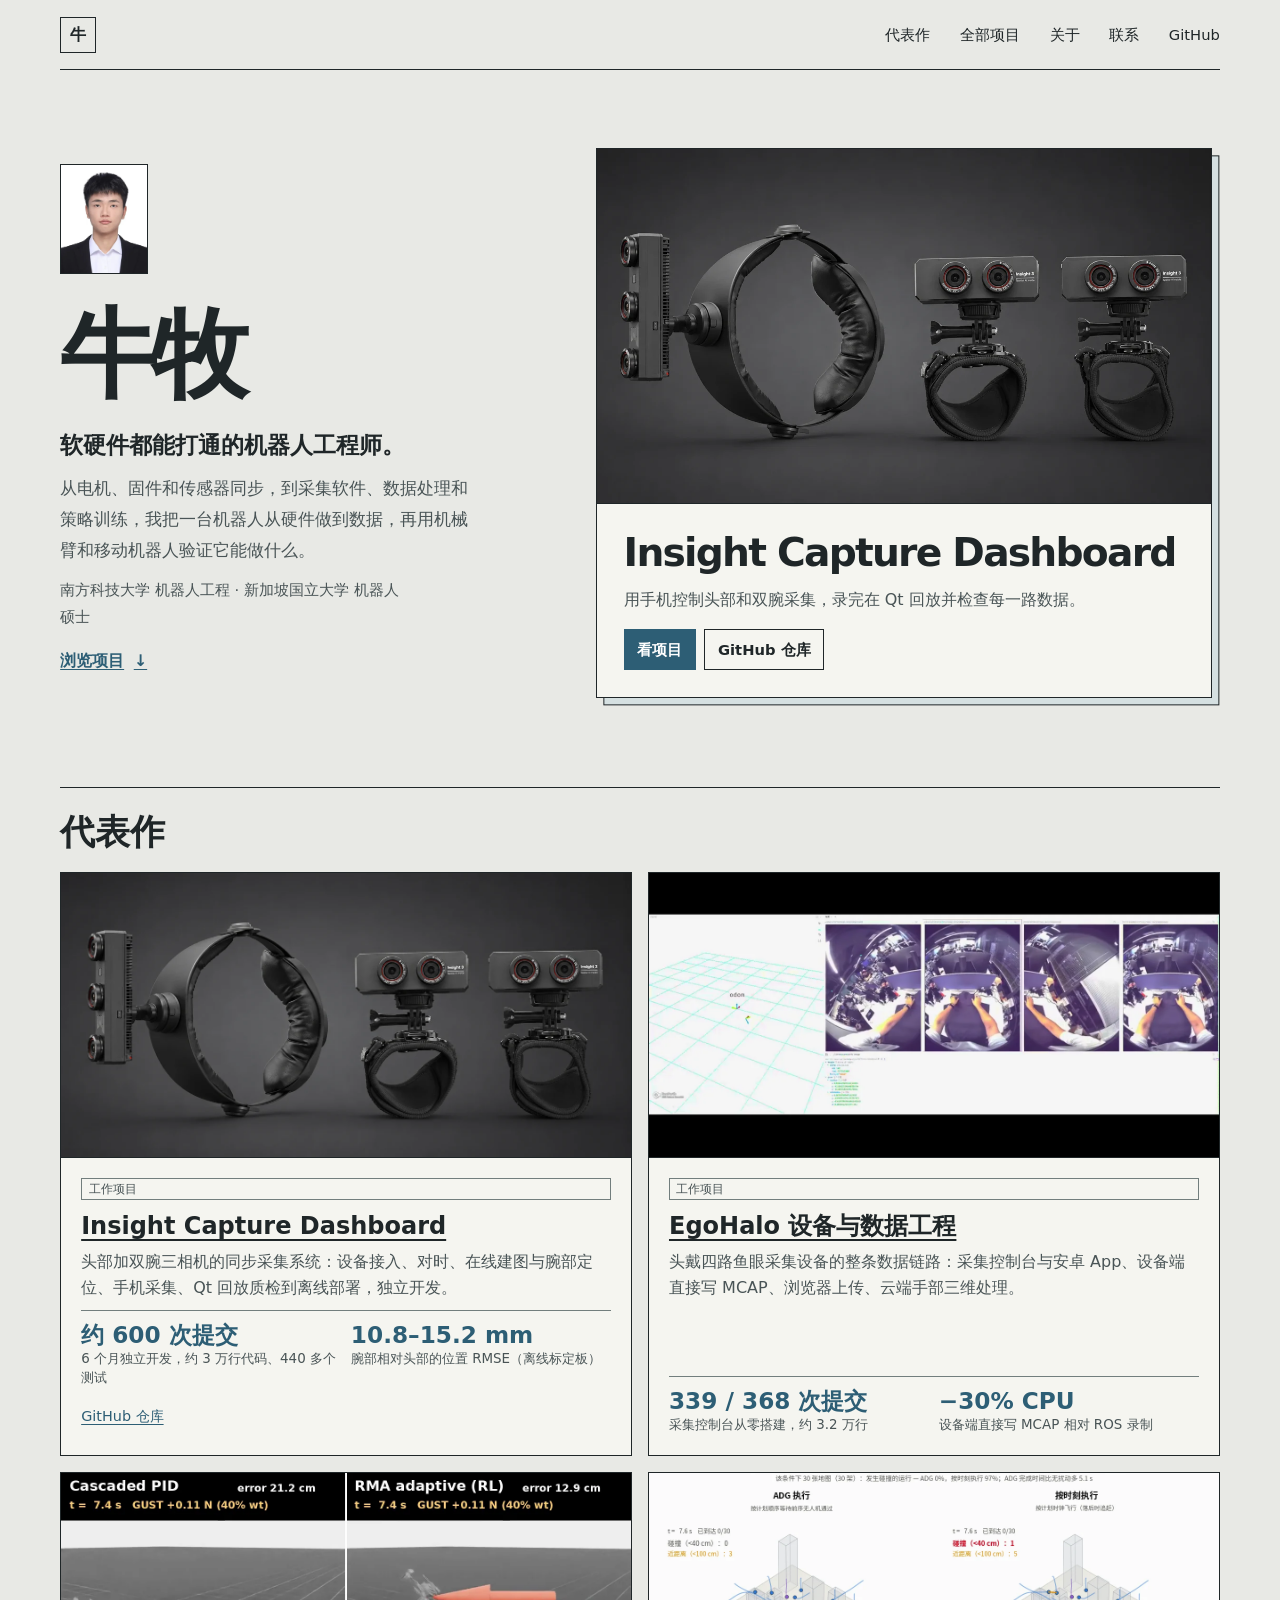
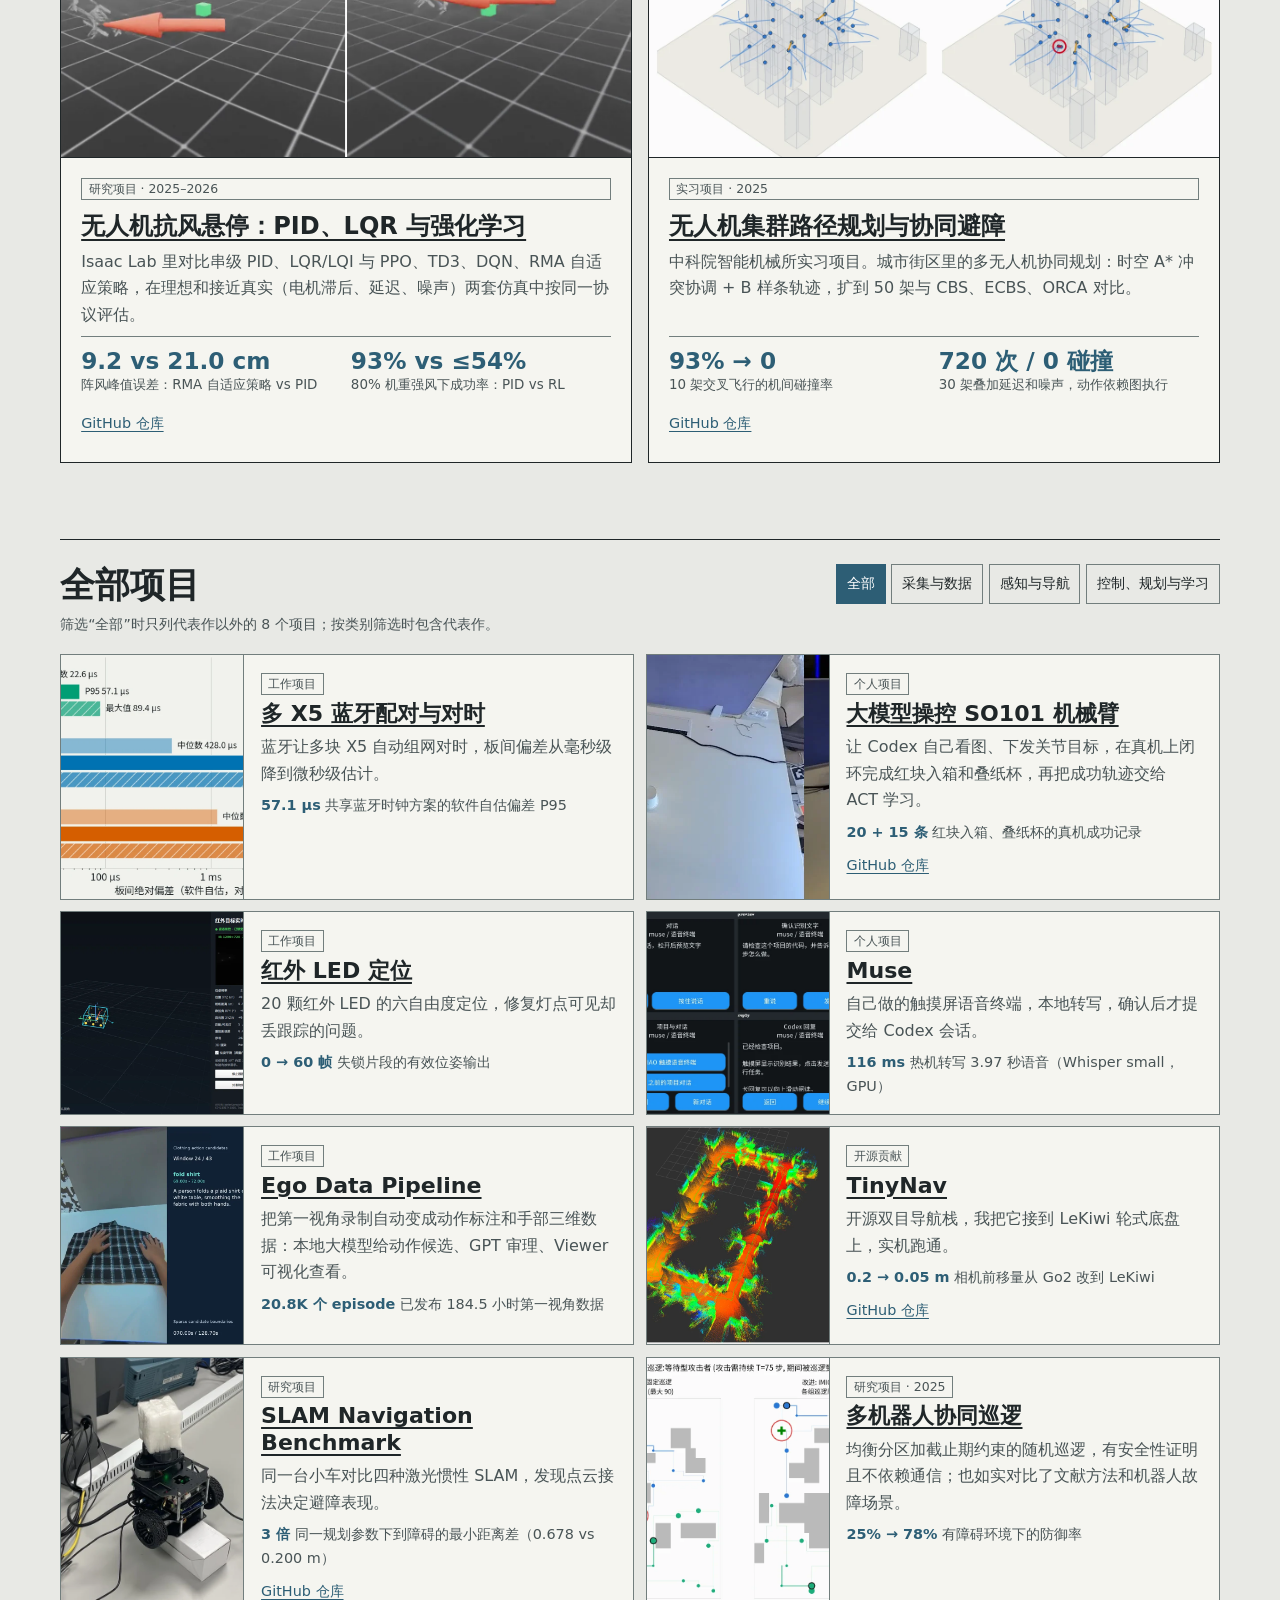
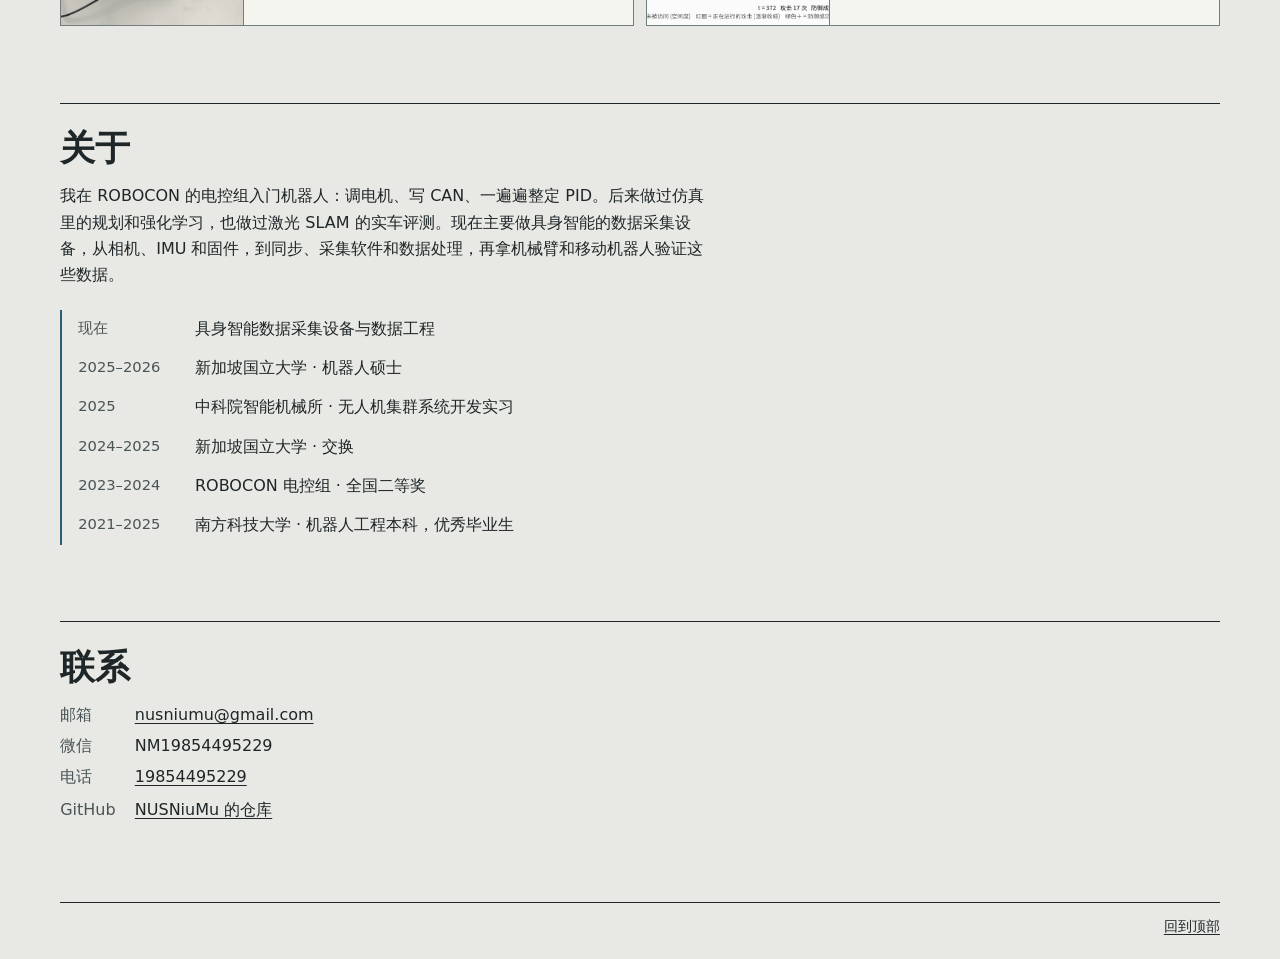
<file: index.html>
<!doctype html>
<html lang="zh-CN">
  <head>
    <meta charset="utf-8">
    <meta name="viewport" content="width=device-width, initial-scale=1">
    <meta name="text-scale" content="scale">
    <meta name="color-scheme" content="light dark">
    <meta name="theme-color" content="#e8e9e5" media="(prefers-color-scheme: light)">
    <meta name="theme-color" content="#181e21" media="(prefers-color-scheme: dark)">
    <meta name="referrer" content="strict-origin-when-cross-origin">
    <meta name="description" content="牛牧的个人网站，记录机器人采集、真机实验和我做的设备。">
    <meta property="og:type" content="website">
    <meta property="og:title" content="牛牧 · 机器人项目">
    <meta property="og:description" content="机器人采集、真机实验和我做的设备。">
    <meta property="og:image" content="https://nusniumu.github.io/assets/project-media/insight-wearable-kit.webp">
    <meta property="og:image:alt" content="Insight 头部与双腕采集设备">
    <title>牛牧 · 机器人项目</title>
    <link rel="canonical" href="https://nusniumu.github.io/">
    <link rel="icon" href="assets/mark.png" type="image/png">
    <link rel="stylesheet" href="assets/site.css?v=b49bae4f">
    <script src="assets/projects.js?v=e0819cb8" defer></script>
  </head>
  <body id="top">
    <a class="skip-link" href="#main">跳到正文</a>
    <header class="shell masthead">
      <a class="brand" href="#top" aria-label="牛牧首页"><span aria-hidden="true">牛</span></a>
      <nav aria-label="主导航">
        <ul class="nav-list">
          <li><a href="#featured">代表作</a></li>
          <li><a href="#projects">全部项目</a></li>
          <li><a href="#about">关于</a></li>
          <li><a href="#contact">联系</a></li>
          <li><a href="https://github.com/NUSNiuMu">GitHub</a></li>
        </ul>
      </nav>
    </header>
    <main id="main" class="shell" tabindex="-1">
      <section class="front">
        <div class="intro">
          <img class="portrait" src="assets/niu-mu.webp" width="440" height="660" alt="牛牧的照片">
          <h1>牛牧</h1>
          <p class="tagline">软硬件都能打通的机器人工程师。</p>
          <p>从电机、固件和传感器同步，到采集软件、数据处理和策略训练，我把一台机器人从硬件做到数据，再用机械臂和移动机器人验证它能做什么。</p>
          <p class="intro-meta">南方科技大学 机器人工程 · 新加坡国立大学 机器人硕士</p>
          <a class="intro-link" href="#projects">浏览项目 <span aria-hidden="true">↓</span></a>
        </div>
        <article class="main-project">
          <img src="assets/project-media/insight-wearable-kit.webp" width="1200" height="676" fetchpriority="high" alt="Insight 头部采集设备及两台腕部相机">
          <div class="main-copy">
            <h2 lang="en">Insight Capture Dashboard</h2>
            <p>用手机控制头部和双腕采集，录完在 Qt 回放并检查每一路数据。</p>
            <div class="actions">
              <a class="button primary" href="projects/insight-capture/">看项目</a>
              <a class="button" href="https://github.com/NUSNiuMu/insight-capture-dashboard">GitHub 仓库</a>
            </div>
          </div>
        </article>
      </section>

<!-- build:featured -->
      <section id="featured" class="archive" aria-labelledby="featured-title">
        <h2 id="featured-title">代表作</h2>
        <ul class="featured-list" role="list">
          <li class="featured-item">
            <img src="assets/project-media/insight-wearable-kit.webp" width="1200" height="676" alt="Insight 头部采集设备及两台腕部相机" loading="lazy" decoding="async">
            <div class="featured-copy">
              <p class="tag">工作项目</p>
              <h3 lang="en"><a class="card-link" href="projects/insight-capture/">Insight Capture Dashboard</a></h3>
              <p>头部加双腕三相机的同步采集系统：设备接入、对时、在线建图与腕部定位、手机采集、Qt 回放质检到离线部署，独立开发。</p>
              <dl class="card-metrics"><div><dt>6 个月独立开发，约 3 万行代码、440 多个测试</dt><dd>约 600 次提交</dd></div><div><dt>腕部相对头部的位置 RMSE（离线标定板）</dt><dd>10.8–15.2 mm</dd></div></dl>
              <a class="repo-link" href="https://github.com/NUSNiuMu/insight-capture-dashboard" aria-label="GitHub 仓库：Insight Capture Dashboard">GitHub 仓库</a>
            </div>
          </li>
          <li class="featured-item">
            <img src="assets/insight-v1/insight-egohalo-four-view.webp" width="1280" height="720" alt="EgoHalo 的四路实机相机与位姿" loading="lazy" decoding="async">
            <div class="featured-copy">
              <p class="tag">工作项目</p>
              <h3><a class="card-link" href="projects/egohalo/">EgoHalo 设备与数据工程</a></h3>
              <p>头戴四路鱼眼采集设备的整条数据链路：采集控制台与安卓 App、设备端直接写 MCAP、浏览器上传、云端手部三维处理。</p>
              <dl class="card-metrics"><div><dt>采集控制台从零搭建，约 3.2 万行</dt><dd>339 / 368 次提交</dd></div><div><dt>设备端直接写 MCAP 相对 ROS 录制</dt><dd>−30% CPU</dd></div></dl>
              
            </div>
          </li>
          <li class="featured-item">
            <img src="assets/project-media/hover-v2-poster.webp" width="1280" height="640" alt="仿真中两架四旋翼在同一阵风下悬停，左为串级 PID，右为 RMA 自适应策略" loading="lazy" decoding="async">
            <div class="featured-copy">
              <p class="tag">研究项目 · 2025–2026</p>
              <h3><a class="card-link" href="projects/drone-hover-rl/">无人机抗风悬停：PID、LQR 与强化学习</a></h3>
              <p>Isaac Lab 里对比串级 PID、LQR/LQI 与 PPO、TD3、DQN、RMA 自适应策略，在理想和接近真实（电机滞后、延迟、噪声）两套仿真中按同一协议评估。</p>
              <dl class="card-metrics"><div><dt>阵风峰值误差：RMA 自适应策略 vs PID</dt><dd>9.2 vs 21.0 cm</dd></div><div><dt>80% 机重强风下成功率：PID vs RL</dt><dd>93% vs ≤54%</dd></div></dl>
              <a class="repo-link" href="https://github.com/NUSNiuMu/Drone-Stable-Hover-RL" aria-label="GitHub 仓库：无人机抗风悬停：PID、LQR 与强化学习">GitHub 仓库</a>
            </div>
          </li>
          <li class="featured-item">
            <img src="assets/project-media/swarm-v2-poster.webp" width="1280" height="720" alt="城市街区中多架无人机按规划轨迹交叉飞行" loading="lazy" decoding="async">
            <div class="featured-copy">
              <p class="tag">实习项目 · 2025</p>
              <h3><a class="card-link" href="projects/drone-swarm-planning/">无人机集群路径规划与协同避障</a></h3>
              <p>中科院智能机械所实习项目。城市街区里的多无人机协同规划：时空 A* 冲突协调 + B 样条轨迹，扩到 50 架与 CBS、ECBS、ORCA 对比。</p>
              <dl class="card-metrics"><div><dt>10 架交叉飞行的机间碰撞率</dt><dd>93% → 0</dd></div><div><dt>30 架叠加延迟和噪声，动作依赖图执行</dt><dd>720 次 / 0 碰撞</dd></div></dl>
              <a class="repo-link" href="https://github.com/NUSNiuMu/UE5-Drone-Swarm" aria-label="GitHub 仓库：无人机集群路径规划与协同避障">GitHub 仓库</a>
            </div>
          </li>
        </ul>
      </section>
<!-- /build:featured -->
<!-- build:projects -->
      <section id="projects" class="archive" aria-labelledby="archive-title">
        <div class="archive-heading">
          <h2 id="archive-title">全部项目</h2>
          <search class="project-filter" aria-label="筛选项目" hidden>
            <button type="button" data-filter="all" aria-controls="project-list" aria-pressed="true">全部</button>
            <button type="button" data-filter="data" aria-controls="project-list" aria-pressed="false">采集与数据</button>
            <button type="button" data-filter="navigation" aria-controls="project-list" aria-pressed="false">感知与导航</button>
            <button type="button" data-filter="control" aria-controls="project-list" aria-pressed="false">控制、规划与学习</button>
            <p class="visually-hidden project-count" role="status"></p>
          </search>
        </div>
        <p class="archive-note">筛选“全部”时只列代表作以外的 8 个项目；按类别筛选时包含代表作。</p>
        <ul class="project-list" id="project-list" role="list">
          <li class="archive-item" data-category="data" data-featured="true" hidden>
            <article>
              <img class="archive-image kit-thumb" src="assets/project-media/insight-wearable-kit.webp" width="1200" height="676" alt="Insight 头部采集设备及两台腕部相机" loading="lazy" decoding="async">
              <div class="archive-copy">
                <p class="tag">工作项目</p>
                <h3 lang="en"><a href="projects/insight-capture/">Insight Capture Dashboard</a></h3>
                <p>头部加双腕三相机的同步采集系统：设备接入、对时、在线建图与腕部定位、手机采集、Qt 回放质检到离线部署，独立开发。</p>
                <p class="card-metric"><strong>约 600 次提交</strong> 6 个月独立开发，约 3 万行代码、440 多个测试</p>
                <a class="repo-link" href="https://github.com/NUSNiuMu/insight-capture-dashboard" aria-label="GitHub 仓库：Insight Capture Dashboard">GitHub 仓库</a>
              </div>
            </article></li>
          <li class="archive-item" data-category="control" data-featured="true" hidden>
            <article>
              <img class="archive-image" src="assets/project-media/hover-v2-poster.webp" width="1280" height="640" alt="仿真中两架四旋翼在同一阵风下悬停，左为串级 PID，右为 RMA 自适应策略" loading="lazy" decoding="async">
              <div class="archive-copy">
                <p class="tag">研究项目 · 2025–2026</p>
                <h3><a href="projects/drone-hover-rl/">无人机抗风悬停：PID、LQR 与强化学习</a></h3>
                <p>Isaac Lab 里对比串级 PID、LQR/LQI 与 PPO、TD3、DQN、RMA 自适应策略，在理想和接近真实（电机滞后、延迟、噪声）两套仿真中按同一协议评估。</p>
                <p class="card-metric"><strong>9.2 vs 21.0 cm</strong> 阵风峰值误差：RMA 自适应策略 vs PID</p>
                <a class="repo-link" href="https://github.com/NUSNiuMu/Drone-Stable-Hover-RL" aria-label="GitHub 仓库：无人机抗风悬停：PID、LQR 与强化学习">GitHub 仓库</a>
              </div>
            </article></li>
          <li class="archive-item" data-category="control" data-featured="true" hidden>
            <article>
              <img class="archive-image" src="assets/project-media/swarm-v2-poster.webp" width="1280" height="720" alt="城市街区中多架无人机按规划轨迹交叉飞行" loading="lazy" decoding="async">
              <div class="archive-copy">
                <p class="tag">实习项目 · 2025</p>
                <h3><a href="projects/drone-swarm-planning/">无人机集群路径规划与协同避障</a></h3>
                <p>中科院智能机械所实习项目。城市街区里的多无人机协同规划：时空 A* 冲突协调 + B 样条轨迹，扩到 50 架与 CBS、ECBS、ORCA 对比。</p>
                <p class="card-metric"><strong>93% → 0</strong> 10 架交叉飞行的机间碰撞率</p>
                <a class="repo-link" href="https://github.com/NUSNiuMu/UE5-Drone-Swarm" aria-label="GitHub 仓库：无人机集群路径规划与协同避障">GitHub 仓库</a>
              </div>
            </article></li>
          <li class="archive-item" data-category="data">
            <article>
              <img class="archive-image" src="assets/project-media/x5-sync-method-compare.webp" width="1440" height="704" alt="NTP 与共享蓝牙时钟两种对时方法的偏差对比图" loading="lazy" decoding="async">
              <div class="archive-copy">
                <p class="tag">工作项目</p>
                <h3><a href="projects/multi-x5-time-sync/">多 X5 蓝牙配对与对时</a></h3>
                <p>蓝牙让多块 X5 自动组网对时，板间偏差从毫秒级降到微秒级估计。</p>
                <p class="card-metric"><strong>57.1 µs</strong> 共享蓝牙时钟方案的软件自估偏差 P95</p>
              </div>
            </article></li>
          <li class="archive-item" data-category="control">
            <article>
              <img class="archive-image" src="assets/project-media/so101-cup-dual.webp" width="1078" height="480" alt="Codex 控制机械臂叠纸杯的双路画面" loading="lazy" decoding="async">
              <div class="archive-copy">
                <p class="tag">个人项目</p>
                <h3><a href="projects/so101-lerobot/">大模型操控 SO101 机械臂</a></h3>
                <p>让 Codex 自己看图、下发关节目标，在真机上闭环完成红块入箱和叠纸杯，再把成功轨迹交给 ACT 学习。</p>
                <p class="card-metric"><strong>20 + 15 条</strong> 红块入箱、叠纸杯的真机成功记录</p>
                <a class="repo-link" href="https://github.com/NUSNiuMu/so101-lerobot-closed-loop" aria-label="GitHub 仓库：大模型操控 SO101 机械臂">GitHub 仓库</a>
              </div>
            </article></li>
          <li class="archive-item" data-category="navigation">
            <article>
              <img class="archive-image" src="assets/project-media/ir-viewer.webp" width="1120" height="700" alt="红外相机的实时三维位姿查看器" loading="lazy" decoding="async">
              <div class="archive-copy">
                <p class="tag">工作项目</p>
                <h3><a href="projects/ir-led-tracker/">红外 LED 定位</a></h3>
                <p>20 颗红外 LED 的六自由度定位，修复灯点可见却丢跟踪的问题。</p>
                <p class="card-metric"><strong>0 → 60 帧</strong> 失锁片段的有效位姿输出</p>
              </div>
            </article></li>
          <li class="archive-item" data-category="control">
            <article>
              <img class="archive-image" src="assets/project-media/muse-ui.webp" width="660" height="520" alt="Muse 触摸屏交互预览" loading="lazy" decoding="async">
              <div class="archive-copy">
                <p class="tag">个人项目</p>
                <h3 lang="en"><a href="projects/muse/">Muse</a></h3>
                <p>自己做的触摸屏语音终端，本地转写，确认后才提交给 Codex 会话。</p>
                <p class="card-metric"><strong>116 ms</strong> 热机转写 3.97 秒语音（Whisper small，GPU）</p>
              </div>
            </article></li>
          <li class="archive-item" data-category="data">
            <article>
              <img class="archive-image" src="assets/project-media/ego-action-review.webp" width="800" height="800" alt="录制画面与动作候选的对照" loading="lazy" decoding="async">
              <div class="archive-copy">
                <p class="tag">工作项目</p>
                <h3 lang="en"><a href="projects/ego-data-pipeline/">Ego Data Pipeline</a></h3>
                <p>把第一视角录制自动变成动作标注和手部三维数据：本地大模型给动作候选、GPT 审理、Viewer 可视化查看。</p>
                <p class="card-metric"><strong>20.8K 个 episode</strong> 已发布 184.5 小时第一视角数据</p>
              </div>
            </article></li>
          <li class="archive-item" data-category="data" data-featured="true" hidden>
            <article>
              <img class="archive-image" src="assets/insight-v1/insight-egohalo-four-view.webp" width="1280" height="720" alt="EgoHalo 的四路实机相机与位姿" loading="lazy" decoding="async">
              <div class="archive-copy">
                <p class="tag">工作项目</p>
                <h3><a href="projects/egohalo/">EgoHalo 设备与数据工程</a></h3>
                <p>头戴四路鱼眼采集设备的整条数据链路：采集控制台与安卓 App、设备端直接写 MCAP、浏览器上传、云端手部三维处理。</p>
                <p class="card-metric"><strong>339 / 368 次提交</strong> 采集控制台从零搭建，约 3.2 万行</p>
              </div>
            </article></li>
          <li class="archive-item" data-category="navigation">
            <article>
              <img class="archive-image" src="assets/tinynav-map.webp" width="960" height="708" alt="TinyNav 上游地图示例" loading="lazy" decoding="async">
              <div class="archive-copy">
                <p class="tag">开源贡献</p>
                <h3 lang="en"><a href="projects/tinynav/">TinyNav</a></h3>
                <p>开源双目导航栈，我把它接到 LeKiwi 轮式底盘上，实机跑通。</p>
                <p class="card-metric"><strong>0.2 → 0.05 m</strong> 相机前移量从 Go2 改到 LeKiwi</p>
                <a class="repo-link" href="https://github.com/UniflexAI/tinynav" aria-label="GitHub 仓库：TinyNav">GitHub 仓库</a>
              </div>
            </article></li>
          <li class="archive-item" data-category="navigation">
            <article>
              <img class="archive-image" src="assets/slam-robot.webp" width="1200" height="640" alt="实验桌上的移动机器人底盘和 Livox MID360 激光雷达" loading="lazy" decoding="async">
              <div class="archive-copy">
                <p class="tag">研究项目</p>
                <h3 lang="en"><a href="projects/slam-navigation/">SLAM Navigation Benchmark</a></h3>
                <p>同一台小车对比四种激光惯性 SLAM，发现点云接法决定避障表现。</p>
                <p class="card-metric"><strong>3 倍</strong> 同一规划参数下到障碍的最小距离差（0.678 vs 0.200 m）</p>
                <a class="repo-link" href="https://github.com/NUSNiuMu/slam-navigation-benchmark" aria-label="GitHub 仓库：SLAM Navigation Benchmark">GitHub 仓库</a>
              </div>
            </article></li>
          <li class="archive-item" data-category="control">
            <article>
              <img class="archive-image" src="assets/project-media/patrol-poster.webp" width="1280" height="720" alt="基线与改进策略的对抗巡逻仿真画面" loading="lazy" decoding="async">
              <div class="archive-copy">
                <p class="tag">研究项目 · 2025</p>
                <h3><a href="projects/multi-robot-patrol/">多机器人协同巡逻</a></h3>
                <p>均衡分区加截止期约束的随机巡逻，有安全性证明且不依赖通信；也如实对比了文献方法和机器人故障场景。</p>
                <p class="card-metric"><strong>25% → 78%</strong> 有障碍环境下的防御率</p>
              </div>
            </article></li>
        </ul>
      </section>
<!-- /build:projects -->

      <section id="about" class="archive" aria-labelledby="about-title">
        <h2 id="about-title">关于</h2>
        <p class="about-text">我在 ROBOCON 的电控组入门机器人：调电机、写 CAN、一遍遍整定 PID。后来做过仿真里的规划和强化学习，也做过激光 SLAM 的实车评测。现在主要做具身智能的数据采集设备，从相机、IMU 和固件，到同步、采集软件和数据处理，再拿机械臂和移动机器人验证这些数据。</p>
        <ol class="timeline" role="list">
          <li><span>现在</span>具身智能数据采集设备与数据工程</li>
          <li><span>2025–2026</span>新加坡国立大学 · 机器人硕士</li>
          <li><span>2025</span>中科院智能机械所 · 无人机集群系统开发实习</li>
          <li><span>2024–2025</span>新加坡国立大学 · 交换</li>
          <li><span>2023–2024</span>ROBOCON 电控组 · 全国二等奖</li>
          <li><span>2021–2025</span>南方科技大学 · 机器人工程本科，优秀毕业生</li>
        </ol>
      </section>

      <section id="contact">
        <h2>联系</h2>
        <dl class="contact-details">
          <dt>邮箱</dt>
          <dd><a href="mailto:nusniumu@gmail.com">nusniumu@gmail.com</a></dd>
          <dt>微信</dt>
          <dd>NM19854495229</dd>
          <dt>电话</dt>
          <dd><a href="tel:+8619854495229">19854495229</a></dd>
          <dt>GitHub</dt>
          <dd><a href="https://github.com/NUSNiuMu?tab=repositories">NUSNiuMu 的仓库</a></dd>
        </dl>
      </section>
    </main>
    <footer class="shell site-footer"><a href="#top">回到顶部</a></footer>
  </body>
</html>
</file>
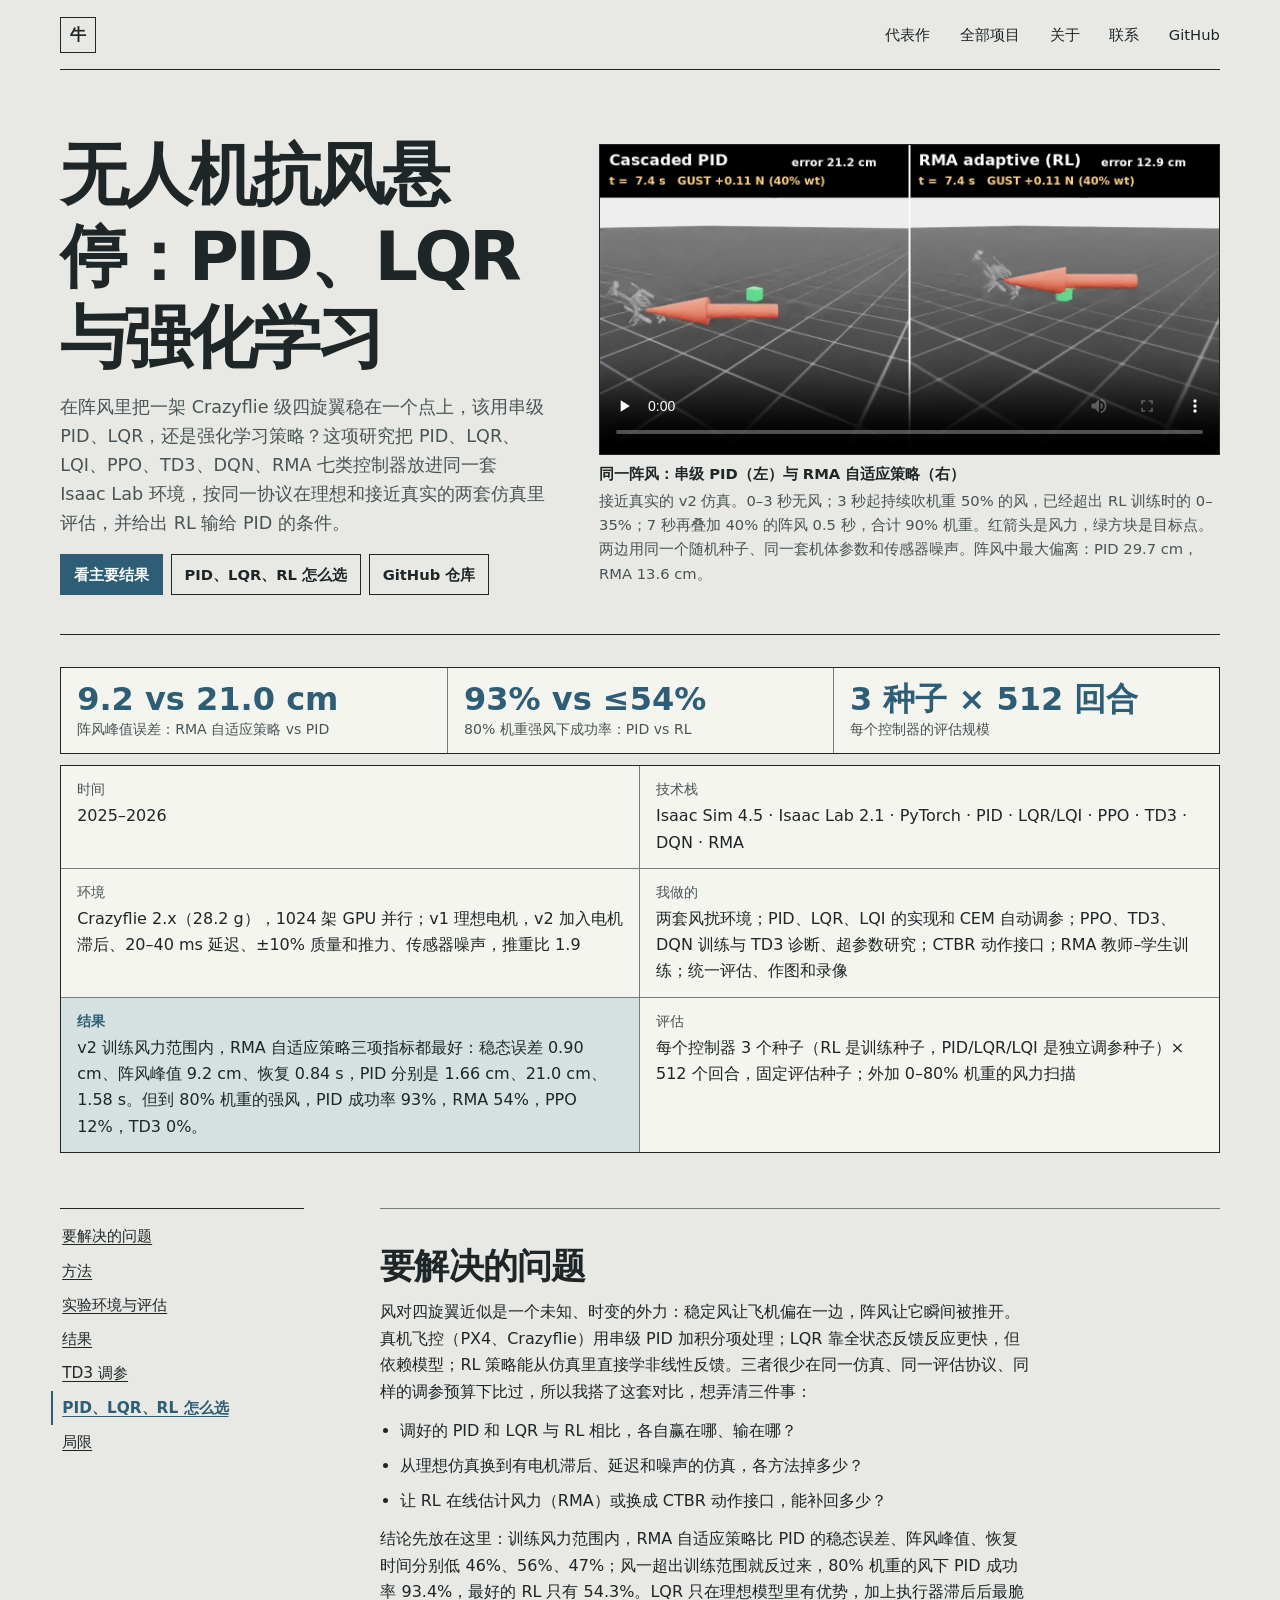
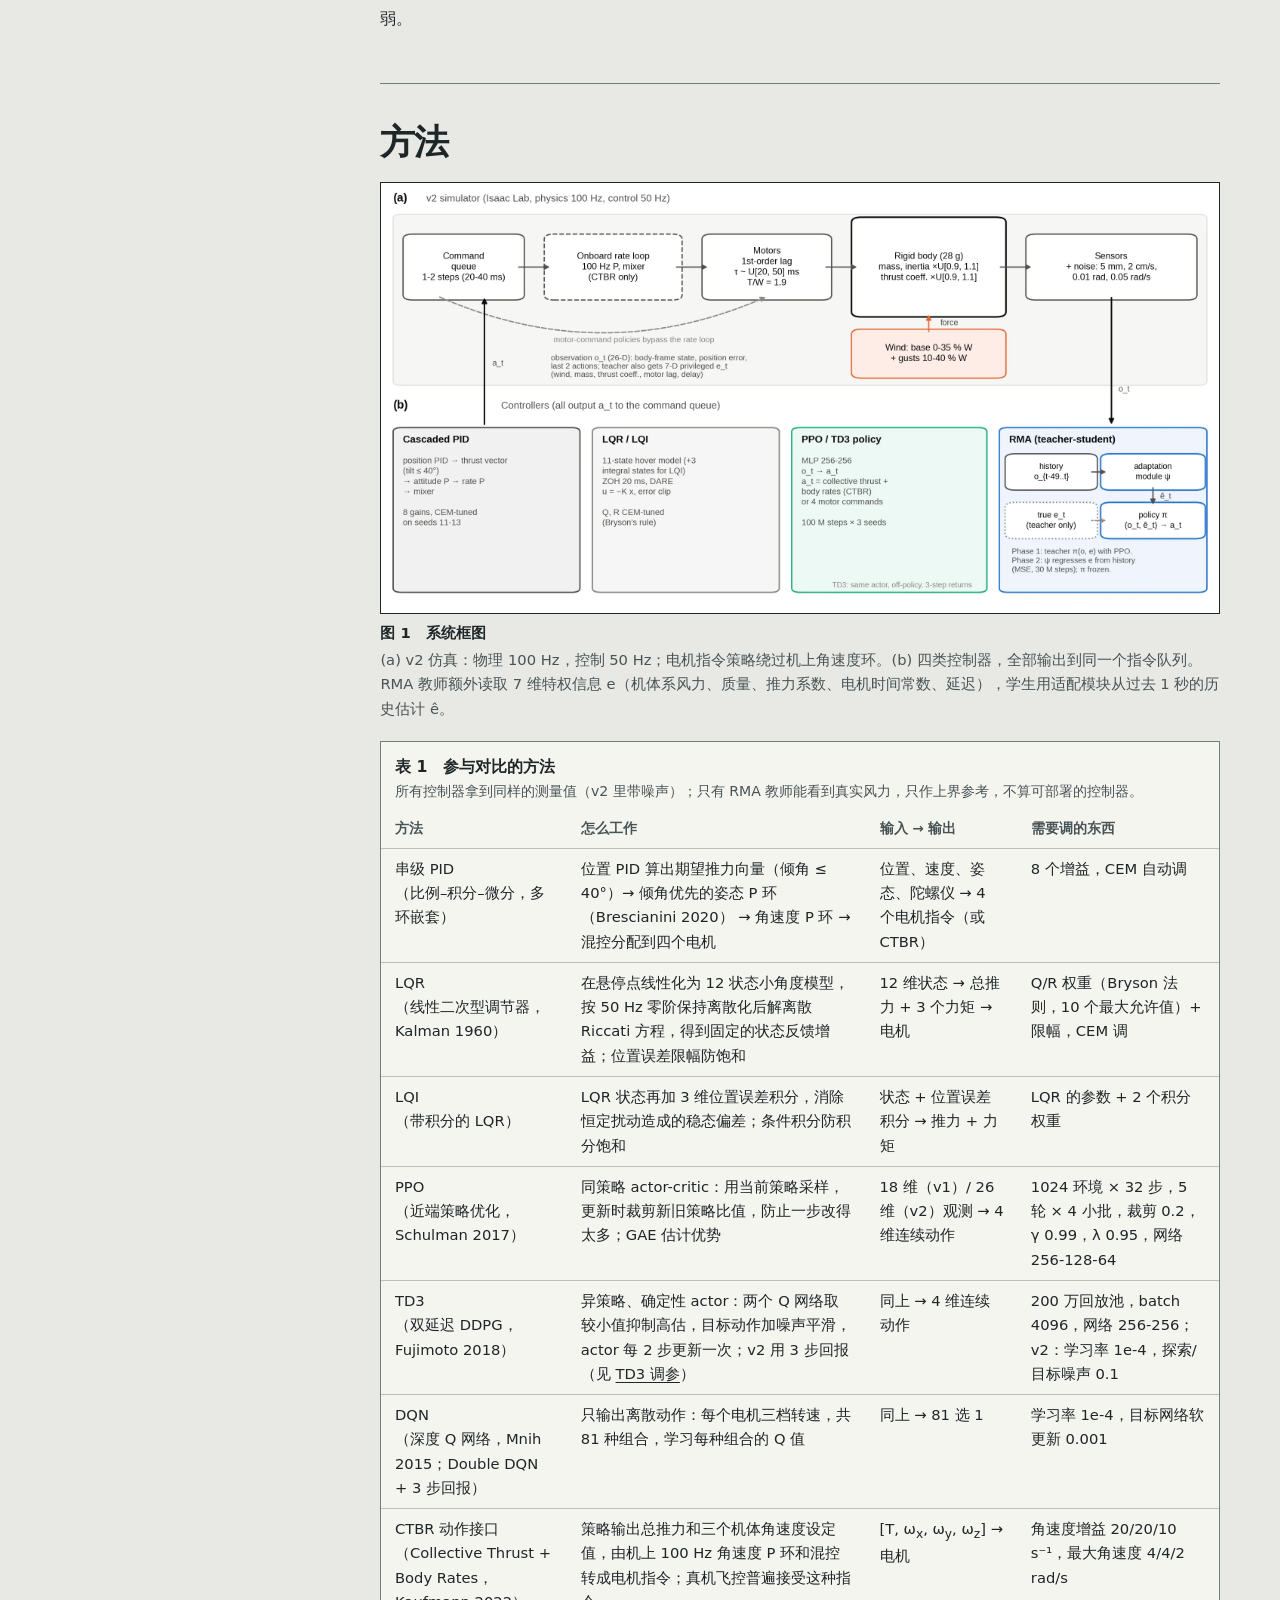
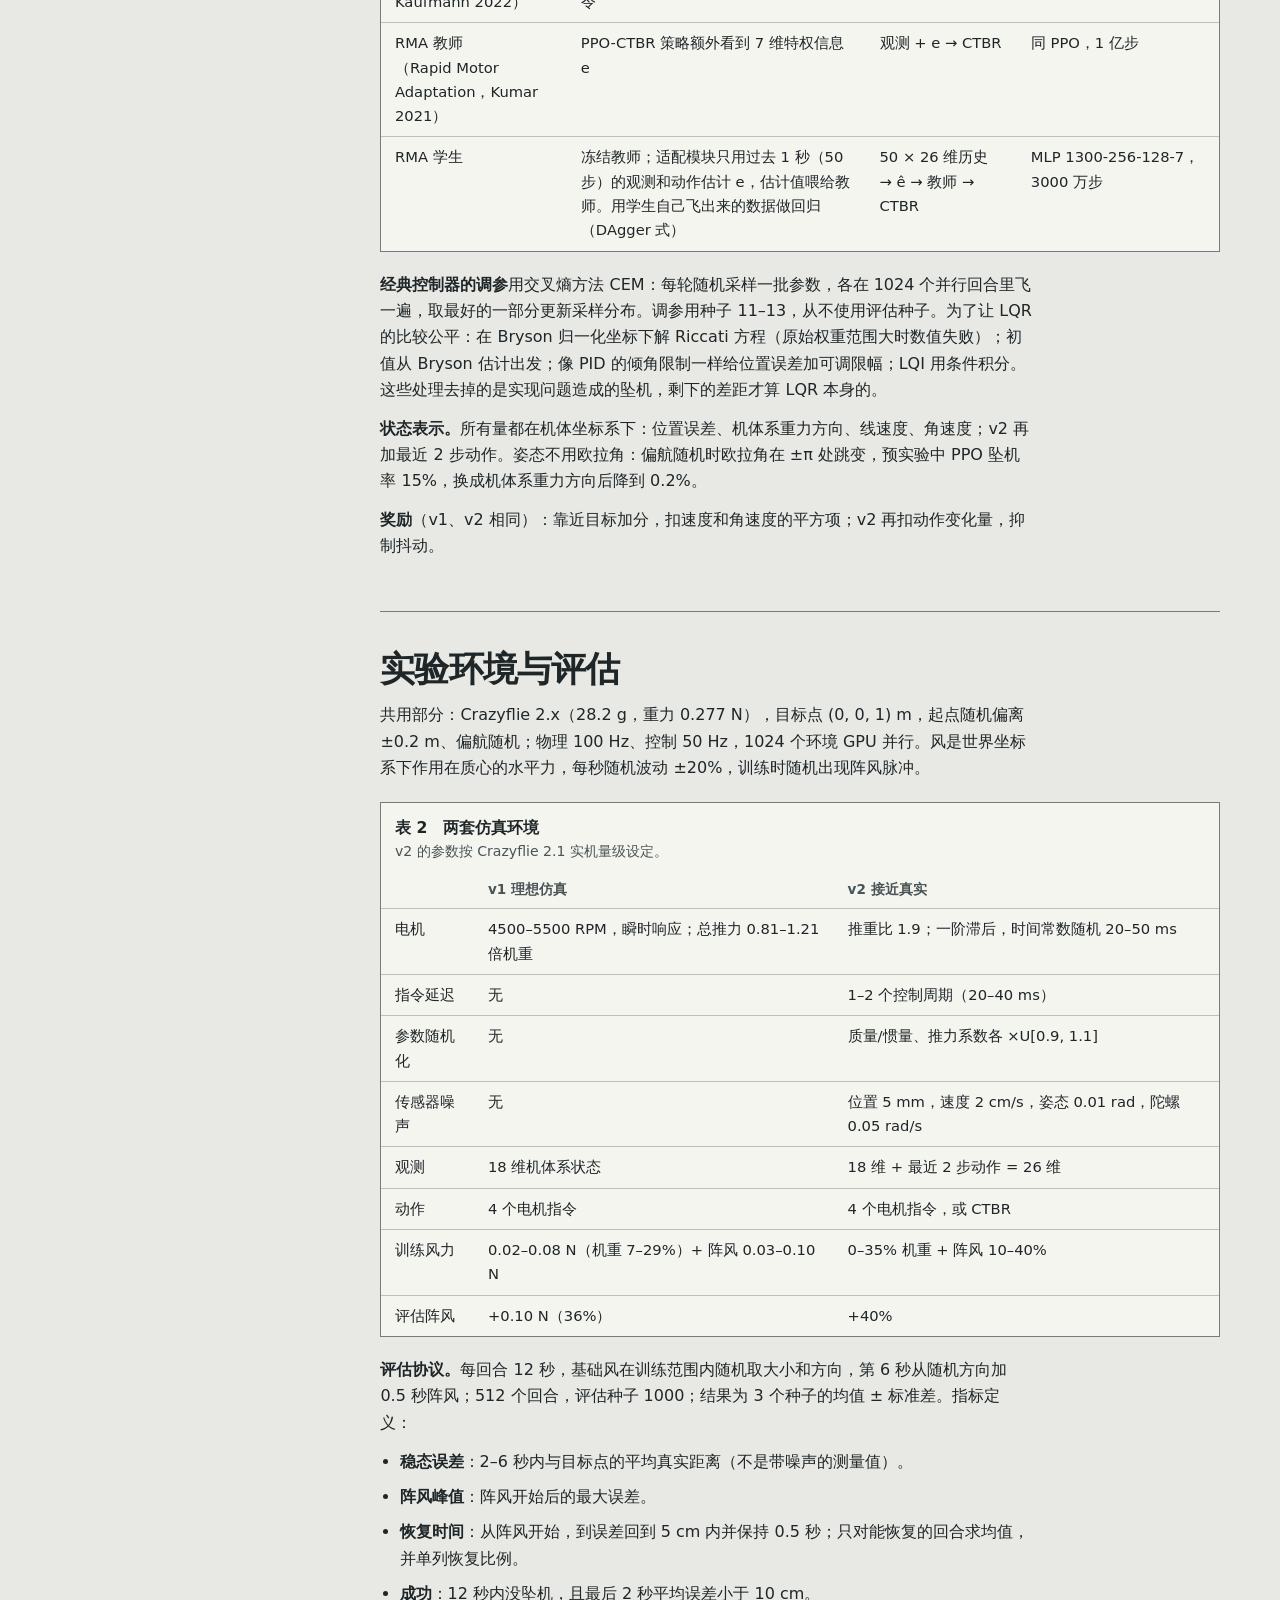
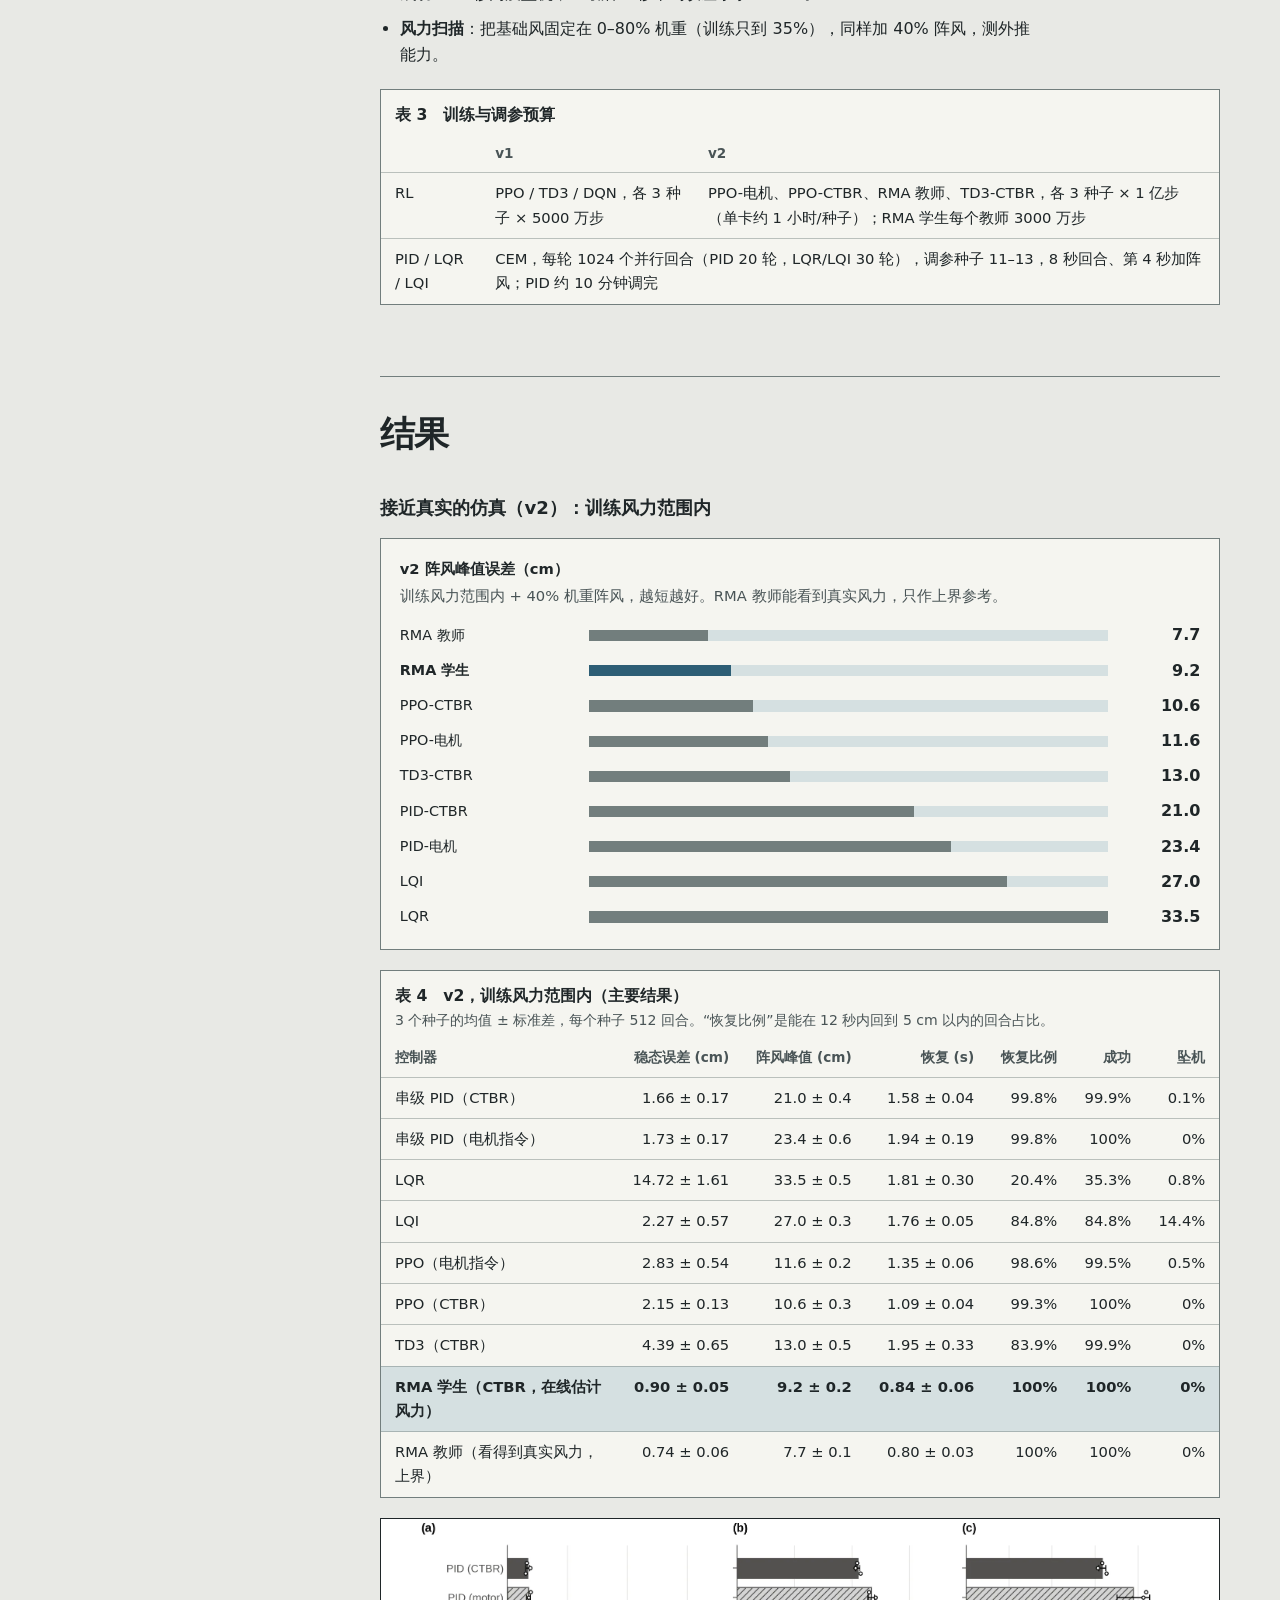
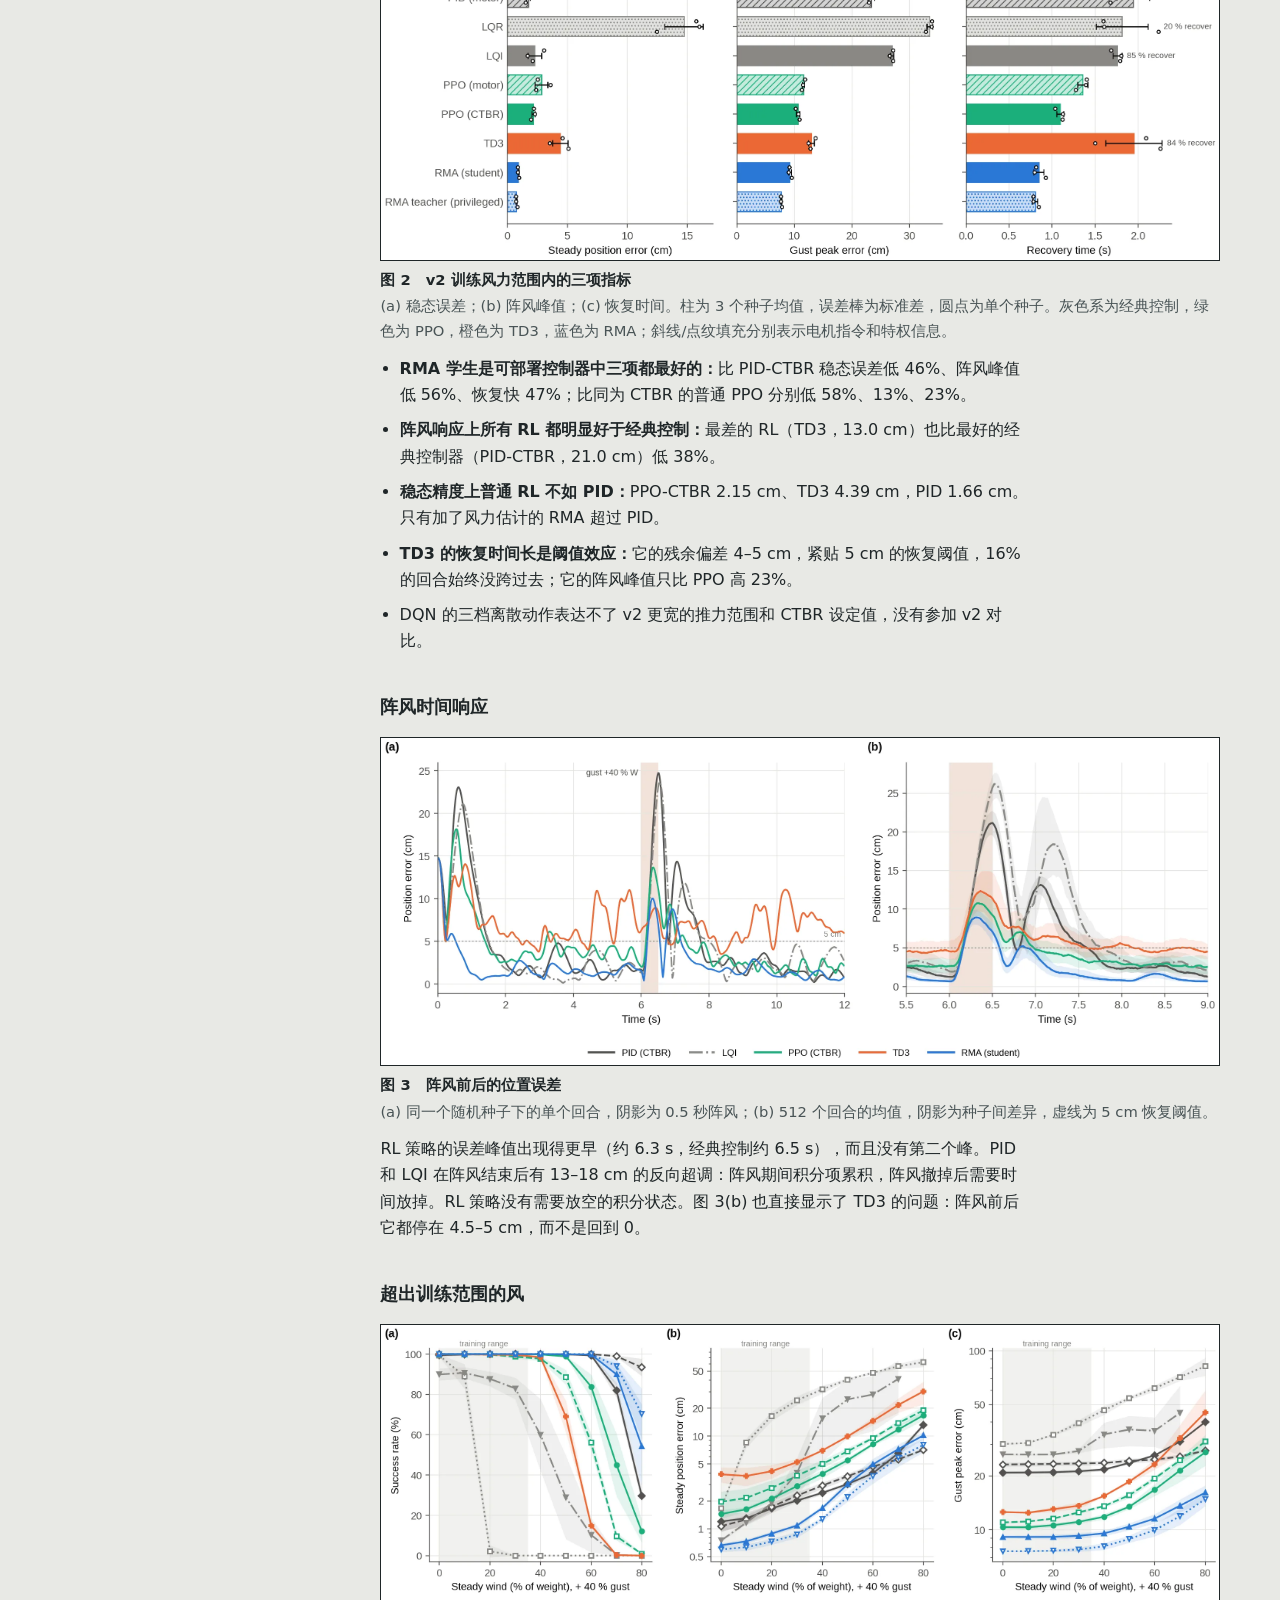
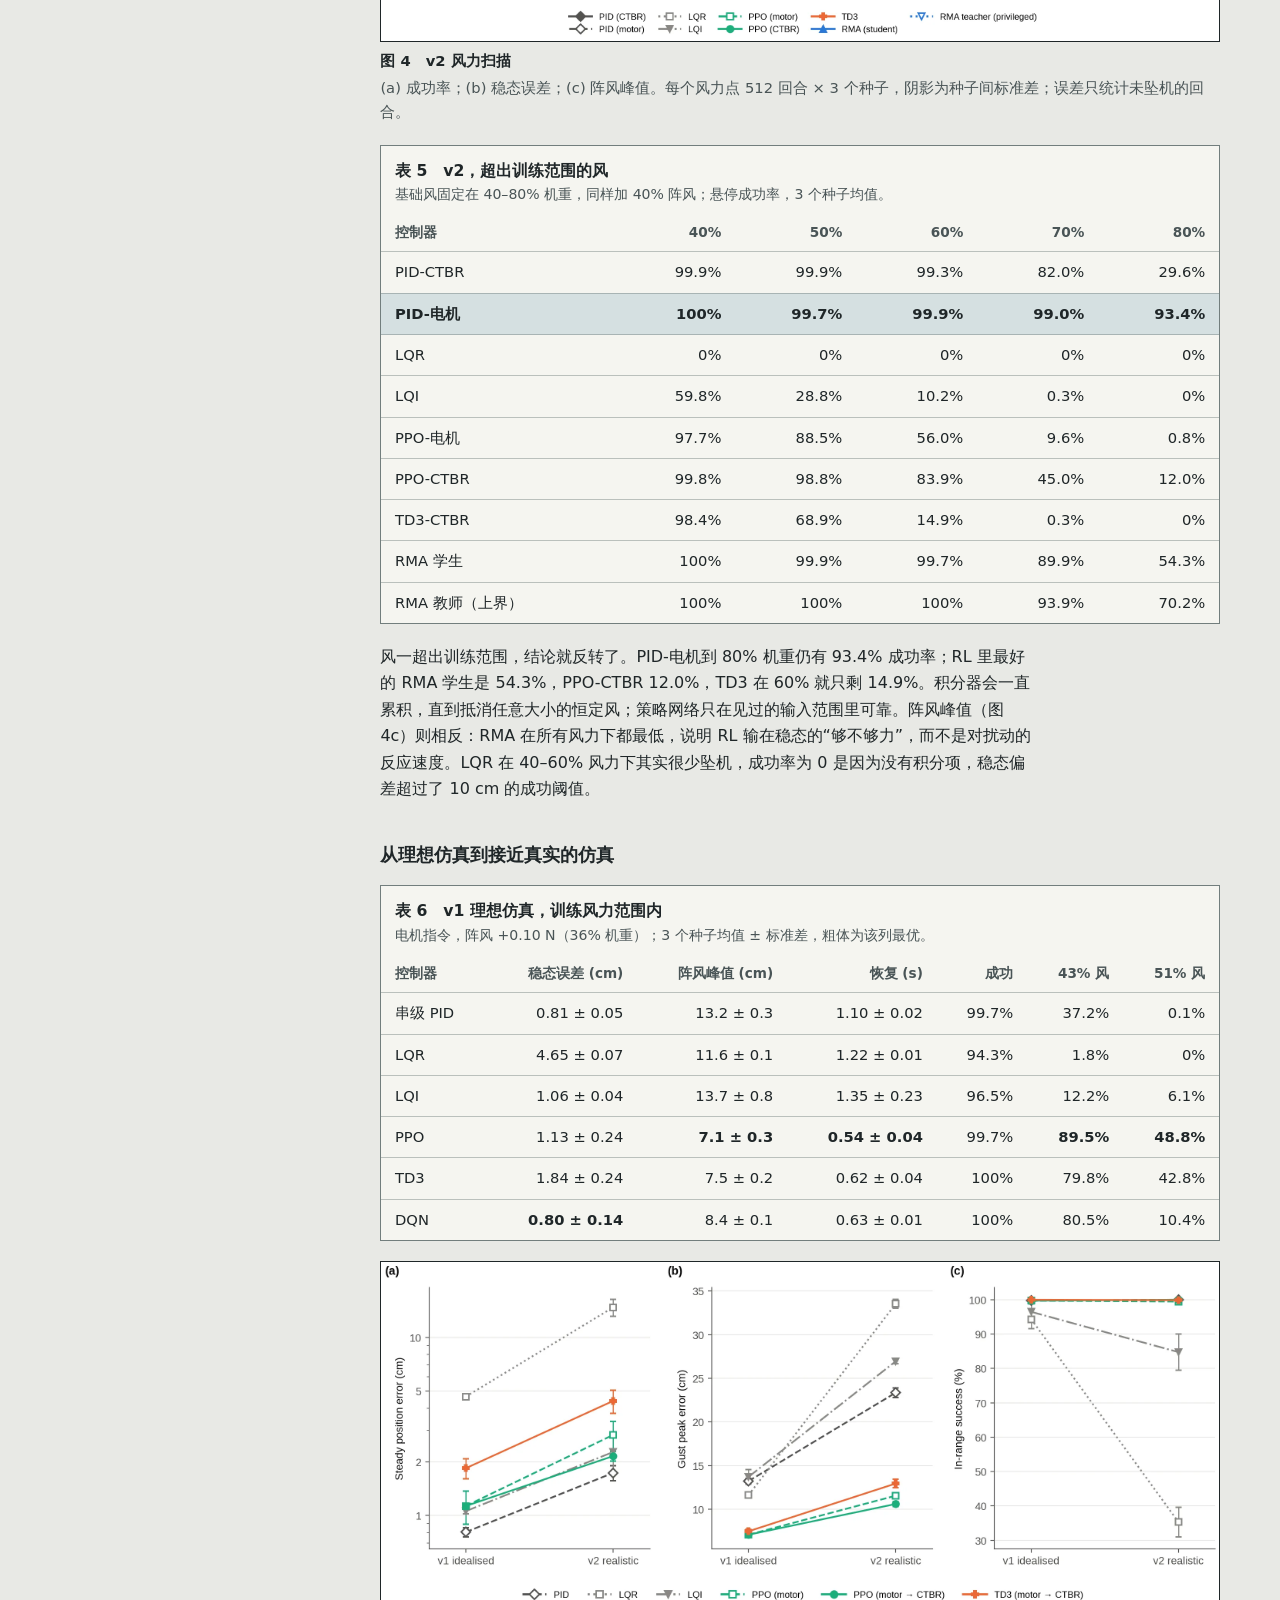
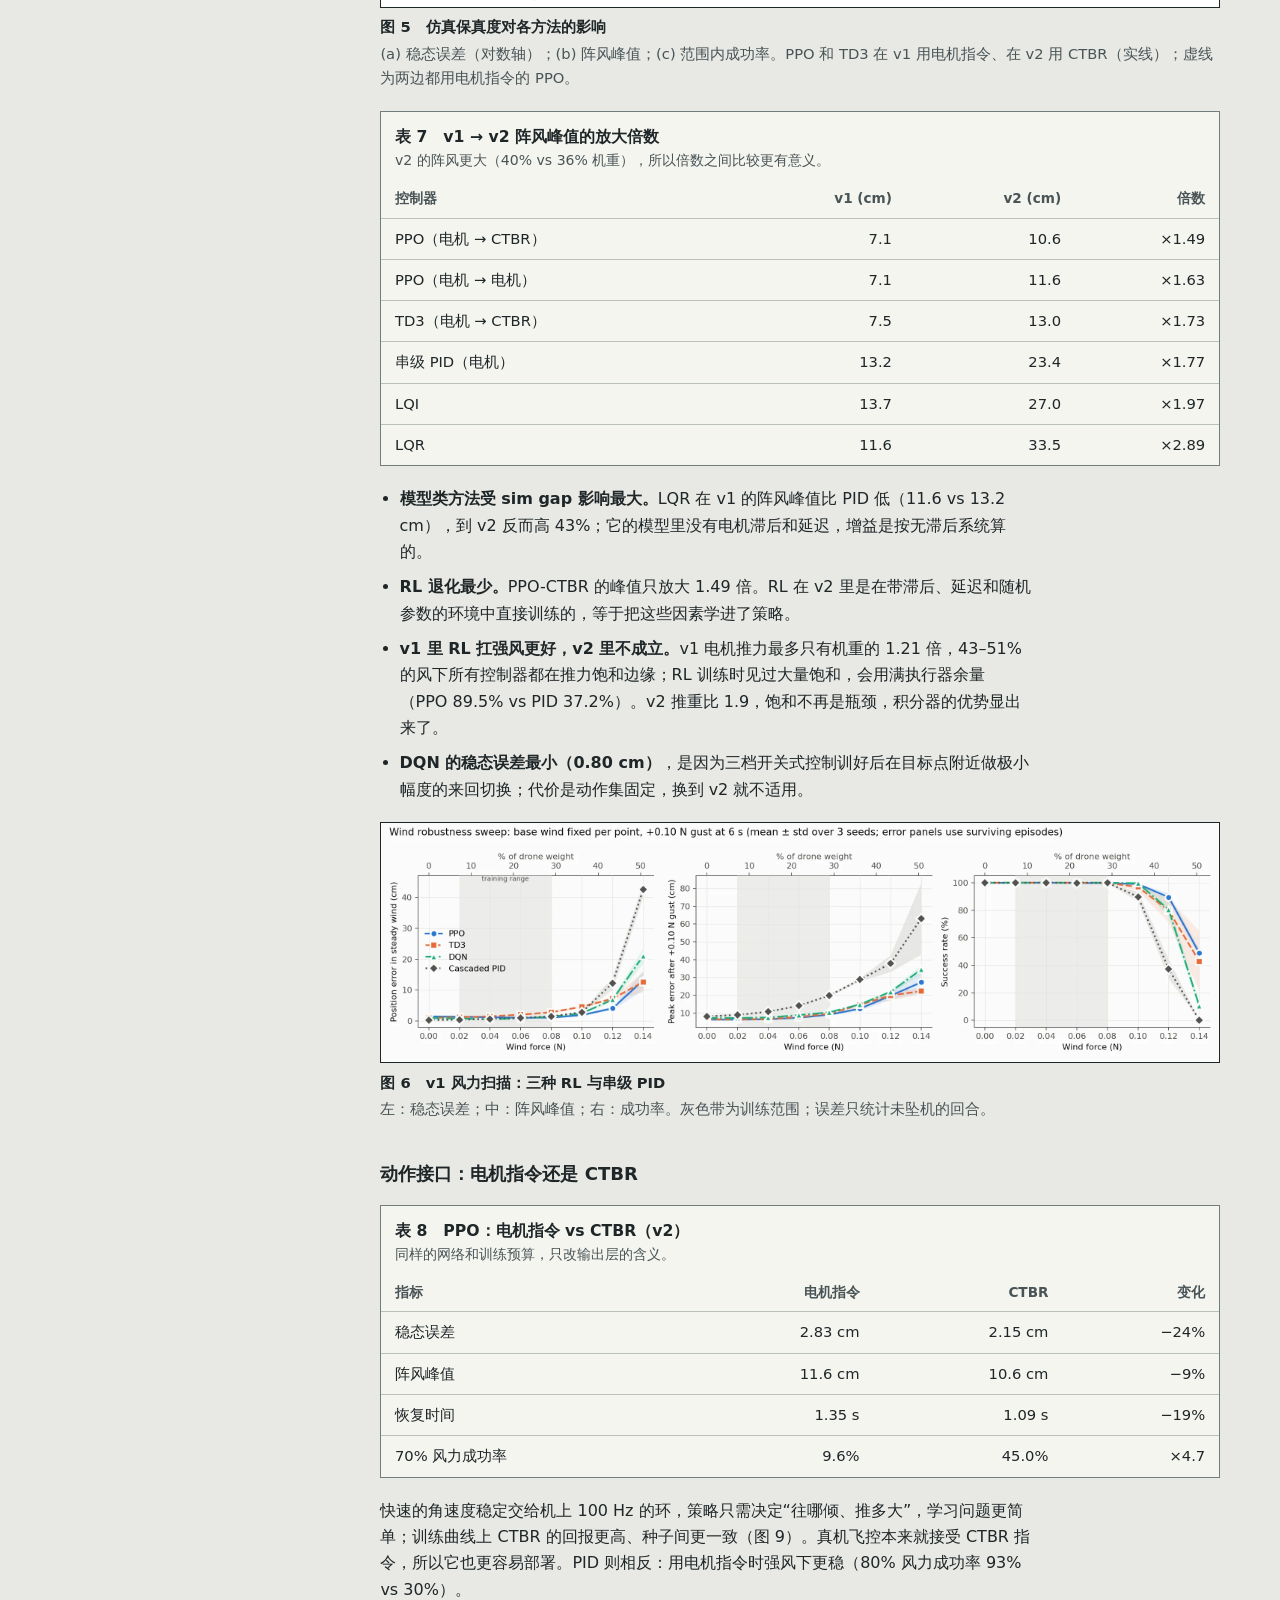
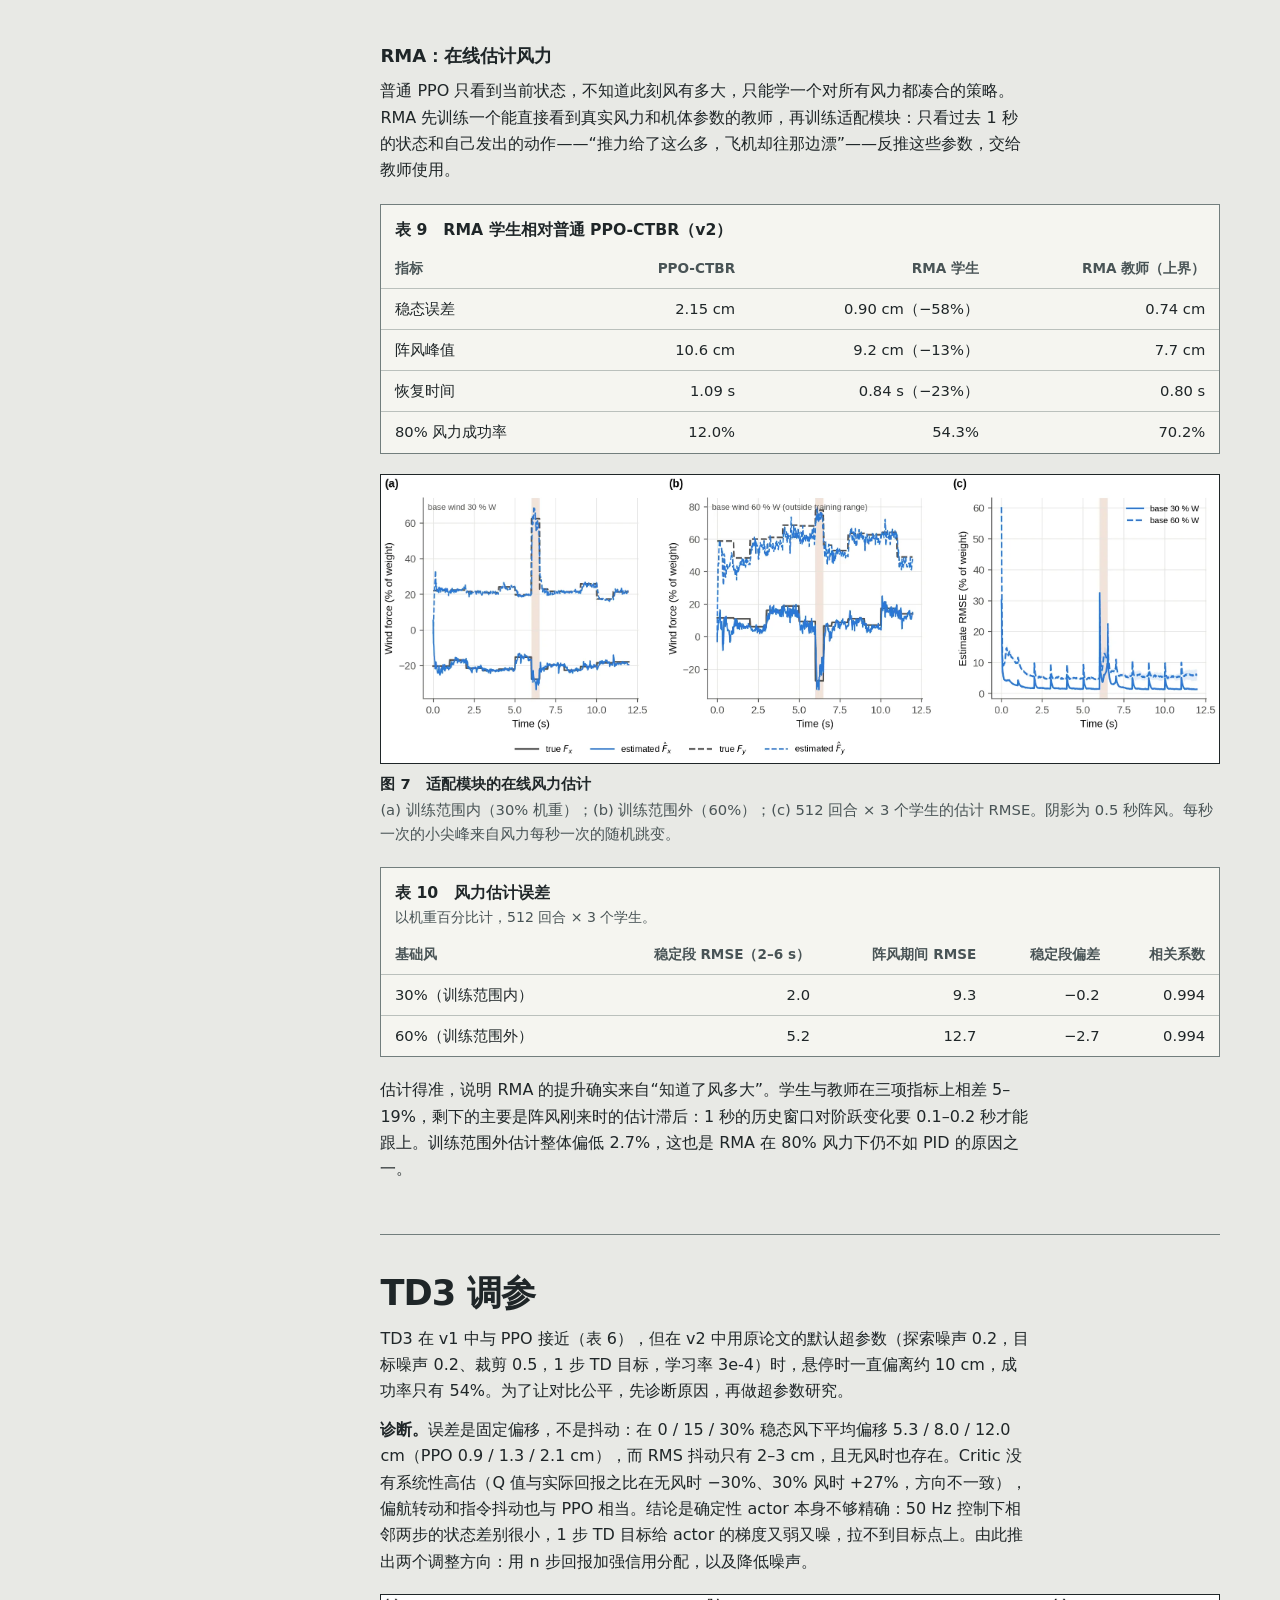
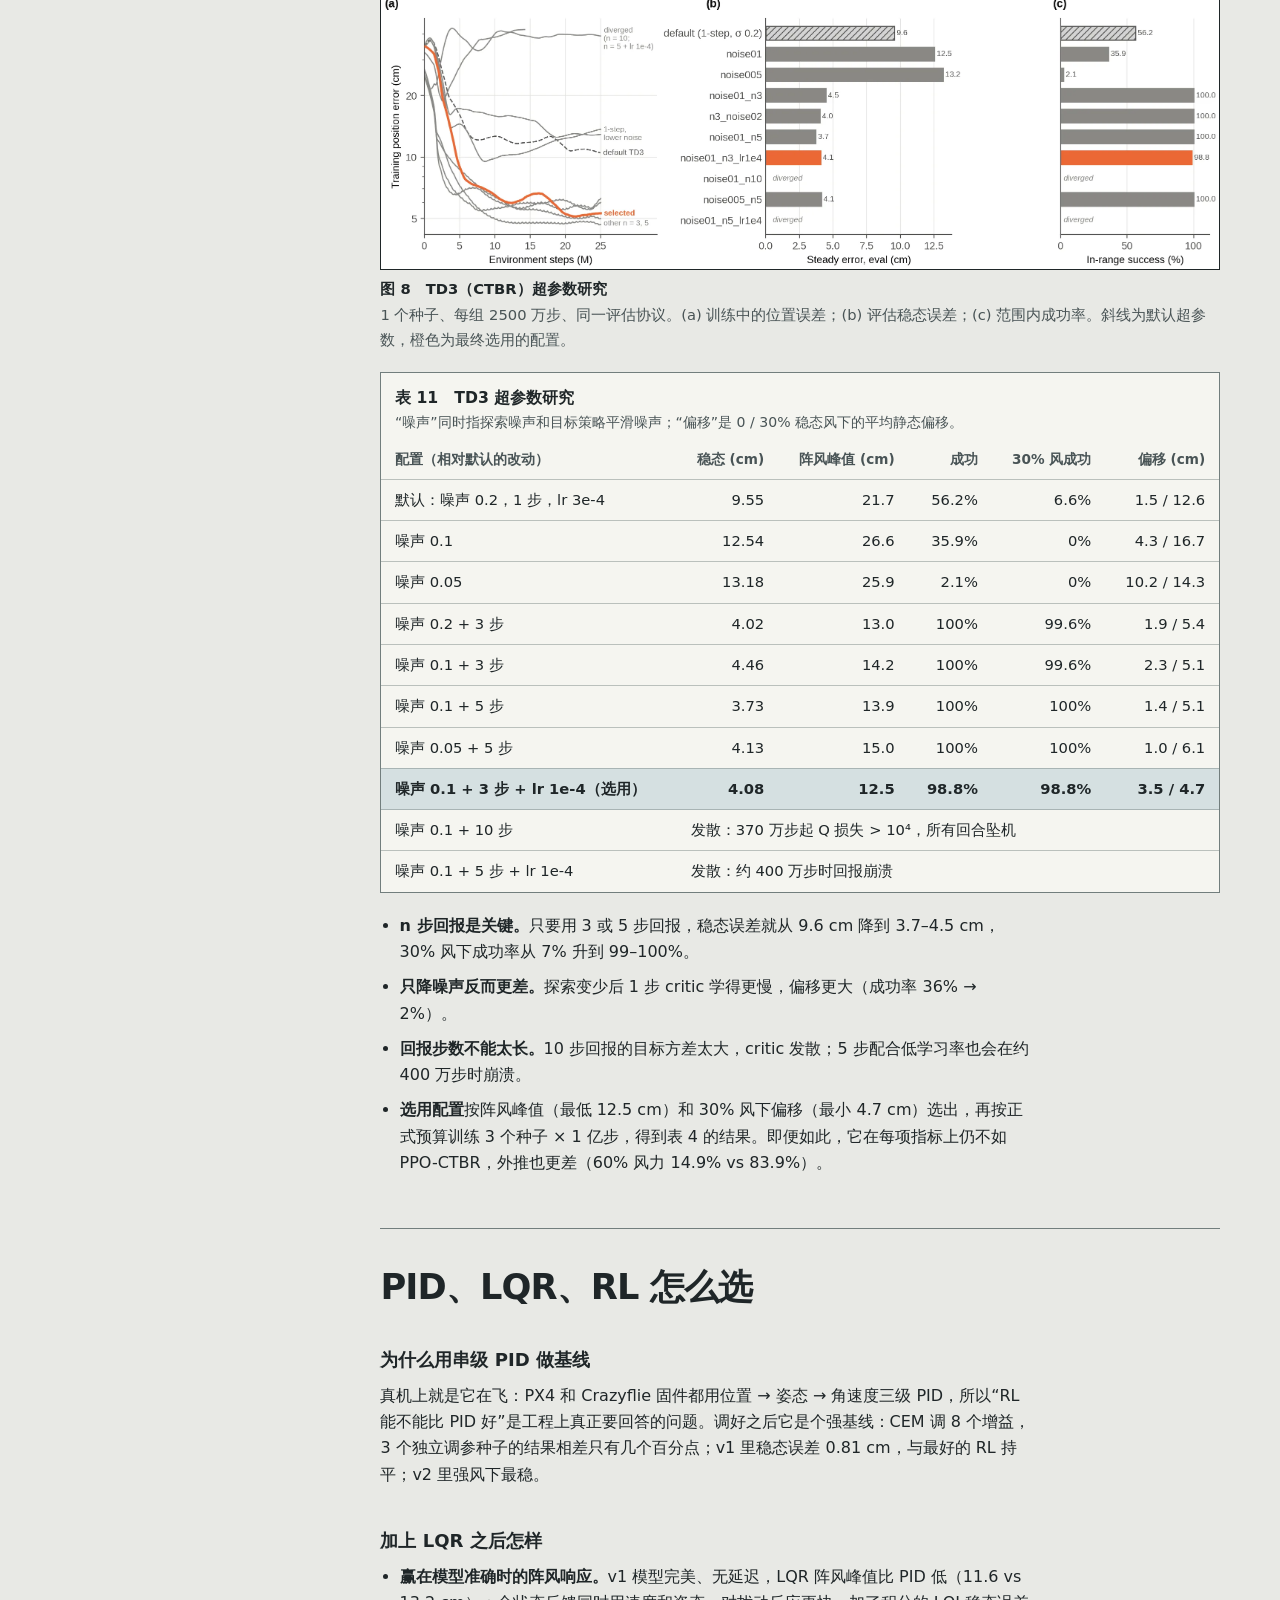
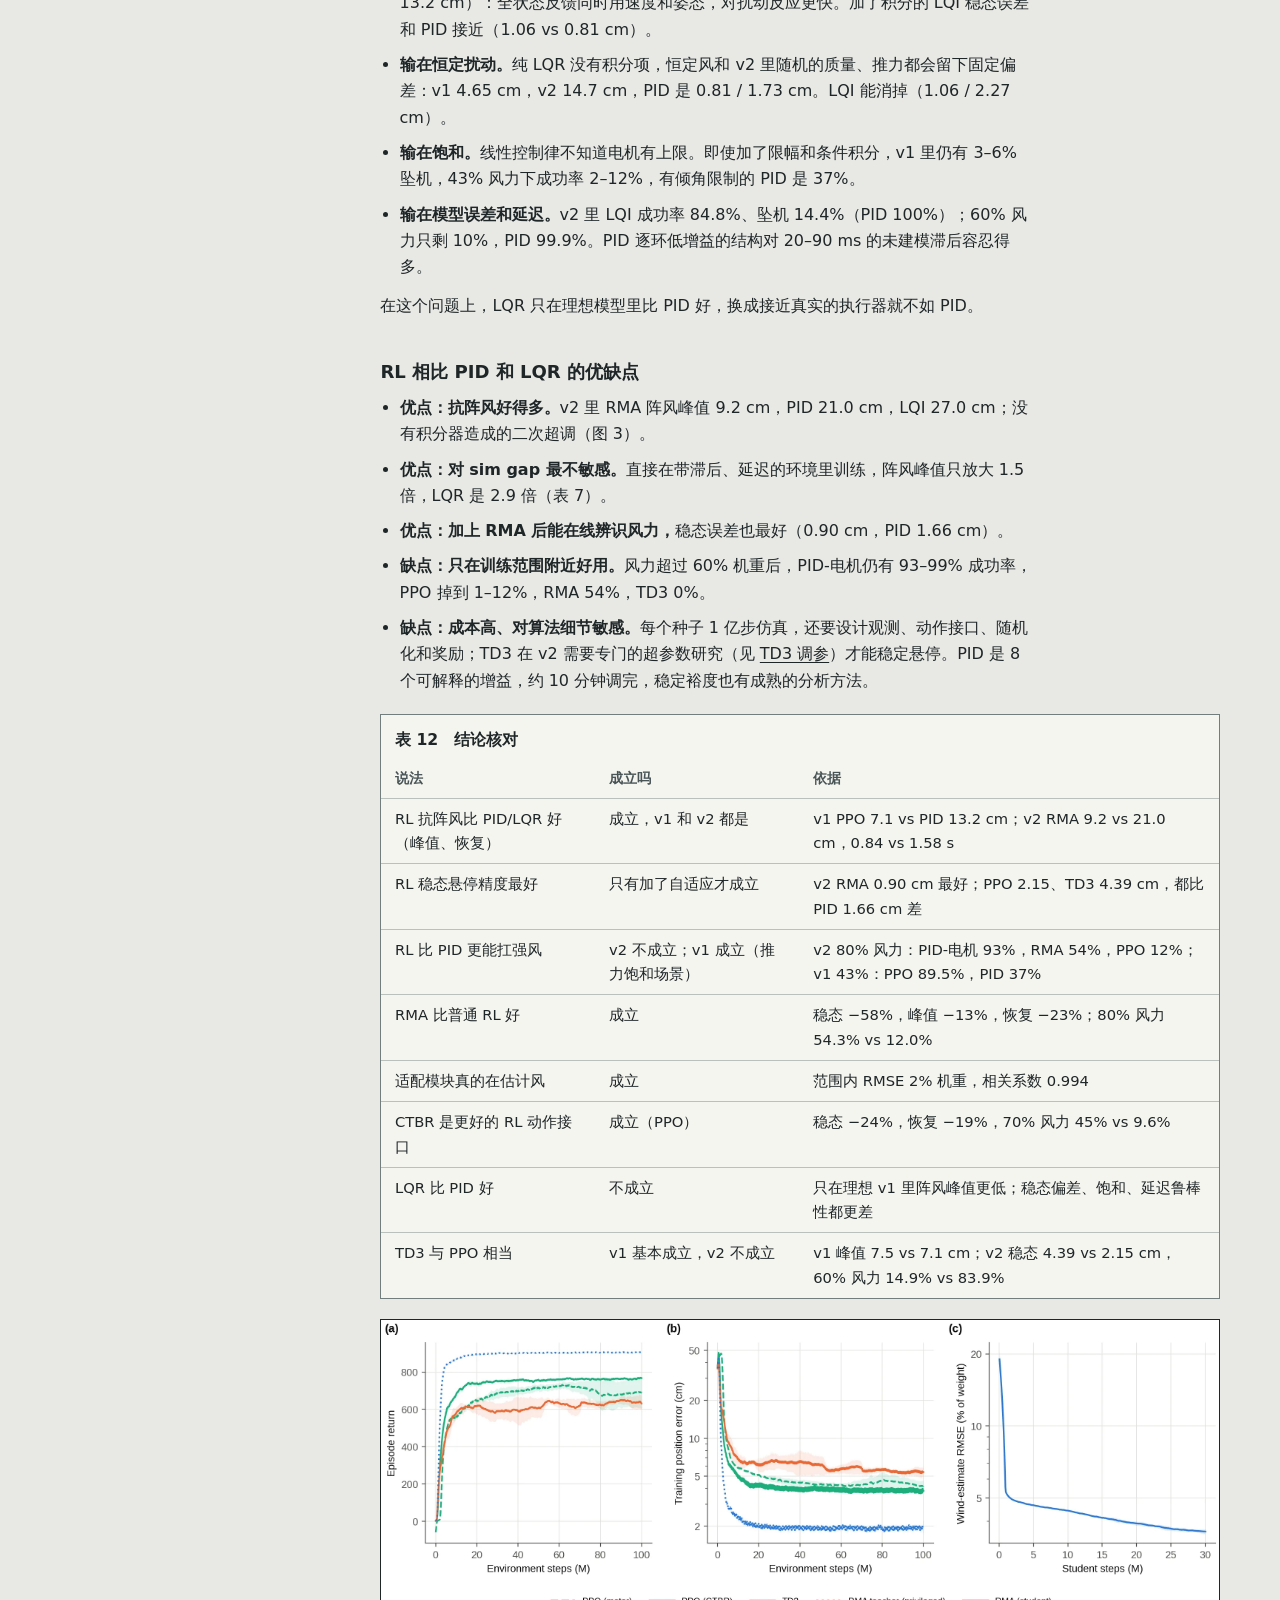
<file: projects/drone-hover-rl/index.html>
<!doctype html>
<html lang="zh-CN">
  <head>
    <meta charset="utf-8">
    <meta name="viewport" content="width=device-width, initial-scale=1">
    <meta name="text-scale" content="scale">
    <meta name="color-scheme" content="light dark">
    <meta name="theme-color" content="#e8e9e5" media="(prefers-color-scheme: light)">
    <meta name="theme-color" content="#181e21" media="(prefers-color-scheme: dark)">
    <meta name="referrer" content="strict-origin-when-cross-origin">
    <meta name="description" content="四旋翼抗风悬停的控制器对比研究：串级 PID、LQR/LQI 与 PPO、TD3、DQN、RMA 风自适应策略，在理想和接近真实（电机滞后、延迟、参数随机、传感器噪声）两套 Isaac Lab 仿真里用同一协议评估，附 TD3 超参数研究。">
    <meta property="og:type" content="article">
    <meta property="og:title" content="无人机抗风悬停：PID、LQR 与强化学习对比 · 牛牧">
    <meta property="og:description" content="RMA 自适应策略阵风峰值误差 9.2 cm，PID 21.0 cm；但 80% 机重的强风下 PID 成功率 93%，RL 只有 0–54%。">
    <meta property="og:image" content="https://nusniumu.github.io/assets/project-media/hover-v2-poster.webp">
    <title>无人机抗风悬停：PID、LQR 与强化学习 · 牛牧</title>
    <link rel="canonical" href="https://nusniumu.github.io/projects/drone-hover-rl/">
    <link rel="icon" href="../../assets/mark.png" type="image/png">
    <link rel="stylesheet" href="../../assets/site.css?v=b49bae4f">
    <script src="../../assets/case.js?v=6579f5e5" defer></script>
  </head>
  <body id="top">
    <a class="skip-link" href="#main">跳到正文</a>
    <header class="shell masthead">
      <a class="brand" href="../../" aria-label="牛牧首页"><span aria-hidden="true">牛</span></a>
      <nav aria-label="主导航">
        <ul class="nav-list">
          <li><a href="../../#featured">代表作</a></li>
          <li><a href="../../#projects">全部项目</a></li>
          <li><a href="../../#about">关于</a></li>
          <li><a href="../../#contact">联系</a></li>
          <li><a href="https://github.com/NUSNiuMu">GitHub</a></li>
        </ul>
      </nav>
    </header>
    <main id="main" class="shell case-shell insight-case insight-v1 portfolio-case" tabindex="-1">
      <header class="insight-hero">
        <div class="case-title">
          <h1>无人机抗风悬停：PID、LQR 与强化学习</h1>
          <p class="lead">在阵风里把一架 Crazyflie 级四旋翼稳在一个点上，该用串级 PID、LQR，还是强化学习策略？这项研究把 PID、LQR、LQI、PPO、TD3、DQN、RMA 七类控制器放进同一套 Isaac Lab 环境，按同一协议在理想和接近真实的两套仿真里评估，并给出 RL 输给 PID 的条件。</p>
          <div class="actions"><a class="button primary" href="#results">看主要结果</a><a class="button" href="#discussion">PID、LQR、RL 怎么选</a><a class="button" href="https://github.com/NUSNiuMu/Drone-Stable-Hover-RL">GitHub 仓库</a></div>
        </div>
        <figure class="case-media">
          <video class="sample-video" controls playsinline preload="none" poster="../../assets/project-media/hover-v2-poster.webp" width="1280" height="640" aria-label="串级 PID 与 RMA 自适应策略在同一阵风下的悬停对比">
            <source src="../../assets/project-media/hover-v2-demo.mp4" type="video/mp4">
            <a href="../../assets/project-media/hover-v2-demo.mp4">打开视频 · PID 与 RMA 阵风对比</a>
          </video>
          <figcaption><strong class="insight-media-title">同一阵风：串级 PID（左）与 RMA 自适应策略（右）</strong>接近真实的 v2 仿真。0–3 秒无风；3 秒起持续吹机重 50% 的风，已经超出 RL 训练时的 0–35%；7 秒再叠加 40% 的阵风 0.5 秒，合计 90% 机重。红箭头是风力，绿方块是目标点。两边用同一个随机种子、同一套机体参数和传感器噪声。阵风中最大偏离：PID 29.7 cm，RMA 13.6 cm。</figcaption>
        </figure>
      </header>

<!-- build:metrics -->
      <dl class="key-metrics" aria-label="关键指标"><div><dt>阵风峰值误差：RMA 自适应策略 vs PID</dt><dd>9.2 vs 21.0 cm</dd></div><div><dt>80% 机重强风下成功率：PID vs RL</dt><dd>93% vs ≤54%</dd></div><div><dt>每个控制器的评估规模</dt><dd>3 种子 × 512 回合</dd></div></dl>
<!-- /build:metrics -->
      <dl class="case-summary" aria-label="项目摘要">
        <div><dt>时间</dt><dd>2025–2026</dd></div>
        <div><dt>技术栈</dt><dd lang="en">Isaac Sim 4.5 · Isaac Lab 2.1 · PyTorch · PID · LQR/LQI · PPO · TD3 · DQN · RMA</dd></div>
        <div><dt>环境</dt><dd>Crazyflie 2.x（28.2 g），1024 架 GPU 并行；v1 理想电机，v2 加入电机滞后、20–40 ms 延迟、±10% 质量和推力、传感器噪声，推重比 1.9</dd></div>
        <div><dt>我做的</dt><dd>两套风扰环境；PID、LQR、LQI 的实现和 CEM 自动调参；PPO、TD3、DQN 训练与 TD3 诊断、超参数研究；CTBR 动作接口；RMA 教师–学生训练；统一评估、作图和录像</dd></div>
        <div class="summary-key"><dt>结果</dt><dd>v2 训练风力范围内，RMA 自适应策略三项指标都最好：稳态误差 0.90 cm、阵风峰值 9.2 cm、恢复 0.84 s，PID 分别是 1.66 cm、21.0 cm、1.58 s。但到 80% 机重的强风，PID 成功率 93%，RMA 54%，PPO 12%，TD3 0%。</dd></div>
        <div><dt>评估</dt><dd>每个控制器 3 个种子（RL 是训练种子，PID/LQR/LQI 是独立调参种子）× 512 个回合，固定评估种子；外加 0–80% 机重的风力扫描</dd></div>
      </dl>

      <div class="case-layout">
        <nav class="toc" aria-label="章节目录">
          <ul>
            <li><a href="#problem">要解决的问题</a></li>
            <li><a href="#method">方法</a></li>
            <li><a href="#setup">实验环境与评估</a></li>
            <li><a href="#results">结果</a></li>
            <li><a href="#td3">TD3 调参</a></li>
            <li><a href="#discussion">PID、LQR、RL 怎么选</a></li>
            <li><a href="#limits">局限</a></li>
          </ul>
        </nav>
        <div class="case-text">

          <section class="chapter" id="problem" tabindex="-1">
            <h2>要解决的问题</h2>
            <p>风对四旋翼近似是一个未知、时变的外力：稳定风让飞机偏在一边，阵风让它瞬间被推开。真机飞控（PX4、Crazyflie）用串级 PID 加积分项处理；LQR 靠全状态反馈反应更快，但依赖模型；RL 策略能从仿真里直接学非线性反馈。三者很少在同一仿真、同一评估协议、同样的调参预算下比过，所以我搭了这套对比，想弄清三件事：</p>
            <ul class="plain-list">
              <li>调好的 PID 和 LQR 与 RL 相比，各自赢在哪、输在哪？</li>
              <li>从理想仿真换到有电机滞后、延迟和噪声的仿真，各方法掉多少？</li>
              <li>让 RL 在线估计风力（RMA）或换成 CTBR 动作接口，能补回多少？</li>
            </ul>
            <p>结论先放在这里：训练风力范围内，RMA 自适应策略比 PID 的稳态误差、阵风峰值、恢复时间分别低 46%、56%、47%；风一超出训练范围就反过来，80% 机重的风下 PID 成功率 93.4%，最好的 RL 只有 54.3%。LQR 只在理想模型里有优势，加上执行器滞后后最脆弱。</p>
          </section>

          <section class="chapter" id="method" tabindex="-1">
            <h2>方法</h2>
            <figure class="case-media">
              <a class="screenshot-link" href="../../assets/project-media/hover-f1-system.webp" aria-label="打开原图 · 图 1 系统框图"><img src="../../assets/project-media/hover-f1-system.webp" width="2220" height="1140" loading="lazy" decoding="async" alt="上半部分是 v2 仿真信号流：指令队列（1 到 2 步延迟）→ 机上角速度环（仅 CTBR）→ 一阶滞后电机（时间常数 20 到 50 ms，推重比 1.9）→ 刚体（质量和推力系数随机 ±10%），风力作用在刚体上（基础风 0 到 35% 机重加阵风 10 到 40%）→ 带噪声的传感器 → 观测。下半部分是四类控制器：串级 PID、LQR/LQI、PPO/TD3 策略、RMA 教师–学生（历史 50 步 → 适配模块估计环境参数 → 策略）。"></a>
              <figcaption><strong class="insight-media-title">图 1　系统框图</strong>(a) v2 仿真：物理 100 Hz，控制 50 Hz；电机指令策略绕过机上角速度环。(b) 四类控制器，全部输出到同一个指令队列。RMA 教师额外读取 7 维特权信息 e（机体系风力、质量、推力系数、电机时间常数、延迟），学生用适配模块从过去 1 秒的历史估计 ê。</figcaption>
            </figure>
            <figure class="data-table"><table><caption><strong>表 1　参与对比的方法</strong>所有控制器拿到同样的测量值（v2 里带噪声）；只有 RMA 教师能看到真实风力，只作上界参考，不算可部署的控制器。</caption><thead><tr><th>方法</th><th>怎么工作</th><th>输入 → 输出</th><th>需要调的东西</th></tr></thead><tbody>
              <tr><td>串级 PID<br>（比例–积分–微分，多环嵌套）</td><td>位置 PID 算出期望推力向量（倾角 ≤ 40°）→ 倾角优先的姿态 P 环（Brescianini 2020） → 角速度 P 环 → 混控分配到四个电机</td><td>位置、速度、姿态、陀螺仪 → 4 个电机指令（或 CTBR）</td><td>8 个增益，CEM 自动调</td></tr>
              <tr><td>LQR<br>（线性二次型调节器，Kalman 1960）</td><td>在悬停点线性化为 12 状态小角度模型，按 50 Hz 零阶保持离散化后解离散 Riccati 方程，得到固定的状态反馈增益；位置误差限幅防饱和</td><td>12 维状态 → 总推力 + 3 个力矩 → 电机</td><td>Q/R 权重（Bryson 法则，10 个最大允许值）+ 限幅，CEM 调</td></tr>
              <tr><td>LQI<br>（带积分的 LQR）</td><td>LQR 状态再加 3 维位置误差积分，消除恒定扰动造成的稳态偏差；条件积分防积分饱和</td><td>状态 + 位置误差积分 → 推力 + 力矩</td><td>LQR 的参数 + 2 个积分权重</td></tr>
              <tr><td>PPO<br>（近端策略优化，Schulman 2017）</td><td>同策略 actor-critic：用当前策略采样，更新时裁剪新旧策略比值，防止一步改得太多；GAE 估计优势</td><td>18 维（v1）/ 26 维（v2）观测 → 4 维连续动作</td><td>1024 环境 × 32 步，5 轮 × 4 小批，裁剪 0.2，γ 0.99，λ 0.95，网络 256-128-64</td></tr>
              <tr><td>TD3<br>（双延迟 DDPG，Fujimoto 2018）</td><td>异策略、确定性 actor：两个 Q 网络取较小值抑制高估，目标动作加噪声平滑，actor 每 2 步更新一次；v2 用 3 步回报（见 <a href="#td3">TD3 调参</a>）</td><td>同上 → 4 维连续动作</td><td>200 万回放池，batch 4096，网络 256-256；v2：学习率 1e-4，探索/目标噪声 0.1</td></tr>
              <tr><td>DQN<br>（深度 Q 网络，Mnih 2015；Double DQN + 3 步回报）</td><td>只输出离散动作：每个电机三档转速，共 81 种组合，学习每种组合的 Q 值</td><td>同上 → 81 选 1</td><td>学习率 1e-4，目标网络软更新 0.001</td></tr>
              <tr><td>CTBR 动作接口<br>（Collective Thrust + Body Rates，Kaufmann 2022）</td><td>策略输出总推力和三个机体角速度设定值，由机上 100 Hz 角速度 P 环和混控转成电机指令；真机飞控普遍接受这种指令</td><td>[T, ω<sub>x</sub>, ω<sub>y</sub>, ω<sub>z</sub>] → 电机</td><td>角速度增益 20/20/10 s⁻¹，最大角速度 4/4/2 rad/s</td></tr>
              <tr><td>RMA 教师<br>（Rapid Motor Adaptation，Kumar 2021）</td><td>PPO-CTBR 策略额外看到 7 维特权信息 e</td><td>观测 + e → CTBR</td><td>同 PPO，1 亿步</td></tr>
              <tr><td>RMA 学生</td><td>冻结教师；适配模块只用过去 1 秒（50 步）的观测和动作估计 e，估计值喂给教师。用学生自己飞出来的数据做回归（DAgger 式）</td><td>50 × 26 维历史 → ê → 教师 → CTBR</td><td>MLP 1300-256-128-7，3000 万步</td></tr>
            </tbody></table></figure>
            <p><strong>经典控制器的调参</strong>用交叉熵方法 CEM：每轮随机采样一批参数，各在 1024 个并行回合里飞一遍，取最好的一部分更新采样分布。调参用种子 11–13，从不使用评估种子。为了让 LQR 的比较公平：在 Bryson 归一化坐标下解 Riccati 方程（原始权重范围大时数值失败）；初值从 Bryson 估计出发；像 PID 的倾角限制一样给位置误差加可调限幅；LQI 用条件积分。这些处理去掉的是实现问题造成的坠机，剩下的差距才算 LQR 本身的。</p>
            <p><strong>状态表示。</strong>所有量都在机体坐标系下：位置误差、机体系重力方向、线速度、角速度；v2 再加最近 2 步动作。姿态不用欧拉角：偏航随机时欧拉角在 ±π 处跳变，预实验中 PPO 坠机率 15%，换成机体系重力方向后降到 0.2%。</p>
            <p><strong>奖励</strong>（v1、v2 相同）：靠近目标加分，扣速度和角速度的平方项；v2 再扣动作变化量，抑制抖动。</p>
          </section>

          <section class="chapter" id="setup" tabindex="-1">
            <h2>实验环境与评估</h2>
            <p>共用部分：Crazyflie 2.x（28.2 g，重力 0.277 N），目标点 (0, 0, 1) m，起点随机偏离 ±0.2 m、偏航随机；物理 100 Hz、控制 50 Hz，1024 个环境 GPU 并行。风是世界坐标系下作用在质心的水平力，每秒随机波动 ±20%，训练时随机出现阵风脉冲。</p>
            <figure class="data-table"><table><caption><strong>表 2　两套仿真环境</strong>v2 的参数按 Crazyflie 2.1 实机量级设定。</caption><thead><tr><th></th><th>v1 理想仿真</th><th>v2 接近真实</th></tr></thead><tbody>
              <tr><td>电机</td><td>4500–5500 RPM，瞬时响应；总推力 0.81–1.21 倍机重</td><td>推重比 1.9；一阶滞后，时间常数随机 20–50 ms</td></tr>
              <tr><td>指令延迟</td><td>无</td><td>1–2 个控制周期（20–40 ms）</td></tr>
              <tr><td>参数随机化</td><td>无</td><td>质量/惯量、推力系数各 ×U[0.9, 1.1]</td></tr>
              <tr><td>传感器噪声</td><td>无</td><td>位置 5 mm，速度 2 cm/s，姿态 0.01 rad，陀螺 0.05 rad/s</td></tr>
              <tr><td>观测</td><td>18 维机体系状态</td><td>18 维 + 最近 2 步动作 = 26 维</td></tr>
              <tr><td>动作</td><td>4 个电机指令</td><td>4 个电机指令，或 CTBR</td></tr>
              <tr><td>训练风力</td><td>0.02–0.08 N（机重 7–29%）+ 阵风 0.03–0.10 N</td><td>0–35% 机重 + 阵风 10–40%</td></tr>
              <tr><td>评估阵风</td><td>+0.10 N（36%）</td><td>+40%</td></tr>
            </tbody></table></figure>
            <p><strong>评估协议。</strong>每回合 12 秒，基础风在训练范围内随机取大小和方向，第 6 秒从随机方向加 0.5 秒阵风；512 个回合，评估种子 1000；结果为 3 个种子的均值 ± 标准差。指标定义：</p>
            <ul class="plain-list">
              <li><strong>稳态误差</strong>：2–6 秒内与目标点的平均真实距离（不是带噪声的测量值）。</li>
              <li><strong>阵风峰值</strong>：阵风开始后的最大误差。</li>
              <li><strong>恢复时间</strong>：从阵风开始，到误差回到 5 cm 内并保持 0.5 秒；只对能恢复的回合求均值，并单列恢复比例。</li>
              <li><strong>成功</strong>：12 秒内没坠机，且最后 2 秒平均误差小于 10 cm。</li>
              <li><strong>风力扫描</strong>：把基础风固定在 0–80% 机重（训练只到 35%），同样加 40% 阵风，测外推能力。</li>
            </ul>
            <figure class="data-table"><table><caption><strong>表 3　训练与调参预算</strong></caption><thead><tr><th></th><th>v1</th><th>v2</th></tr></thead><tbody>
              <tr><td>RL</td><td>PPO / TD3 / DQN，各 3 种子 × 5000 万步</td><td>PPO-电机、PPO-CTBR、RMA 教师、TD3-CTBR，各 3 种子 × 1 亿步（单卡约 1 小时/种子）；RMA 学生每个教师 3000 万步</td></tr>
              <tr><td>PID / LQR / LQI</td><td colspan="2">CEM，每轮 1024 个并行回合（PID 20 轮，LQR/LQI 30 轮），调参种子 11–13，8 秒回合、第 4 秒加阵风；PID 约 10 分钟调完</td></tr>
            </tbody></table></figure>
          </section>

          <section class="chapter" id="results" tabindex="-1">
            <h2>结果</h2>
            <h3>接近真实的仿真（v2）：训练风力范围内</h3>
            <figure class="case-media bar-compare">
              <figcaption><strong class="insight-media-title">v2 阵风峰值误差（cm）</strong>训练风力范围内 + 40% 机重阵风，越短越好。RMA 教师能看到真实风力，只作上界参考。</figcaption>
              <dl>
                <div><dt>RMA 教师</dt><dd><span class="bar-track" aria-hidden="true"><span style="inline-size:23%"></span></span><b>7.7</b></dd></div>
                <div class="is-best"><dt>RMA 学生</dt><dd><span class="bar-track" aria-hidden="true"><span style="inline-size:27.5%"></span></span><b>9.2</b></dd></div>
                <div><dt>PPO-CTBR</dt><dd><span class="bar-track" aria-hidden="true"><span style="inline-size:31.6%"></span></span><b>10.6</b></dd></div>
                <div><dt>PPO-电机</dt><dd><span class="bar-track" aria-hidden="true"><span style="inline-size:34.6%"></span></span><b>11.6</b></dd></div>
                <div><dt>TD3-CTBR</dt><dd><span class="bar-track" aria-hidden="true"><span style="inline-size:38.8%"></span></span><b>13.0</b></dd></div>
                <div><dt>PID-CTBR</dt><dd><span class="bar-track" aria-hidden="true"><span style="inline-size:62.7%"></span></span><b>21.0</b></dd></div>
                <div><dt>PID-电机</dt><dd><span class="bar-track" aria-hidden="true"><span style="inline-size:69.9%"></span></span><b>23.4</b></dd></div>
                <div><dt>LQI</dt><dd><span class="bar-track" aria-hidden="true"><span style="inline-size:80.6%"></span></span><b>27.0</b></dd></div>
                <div><dt>LQR</dt><dd><span class="bar-track" aria-hidden="true"><span style="inline-size:100%"></span></span><b>33.5</b></dd></div>
              </dl>
            </figure>
            <figure class="data-table"><table><caption><strong>表 4　v2，训练风力范围内（主要结果）</strong>3 个种子的均值 ± 标准差，每个种子 512 回合。“恢复比例”是能在 12 秒内回到 5 cm 以内的回合占比。</caption><thead><tr><th>控制器</th><th class="num">稳态误差 (cm)</th><th class="num">阵风峰值 (cm)</th><th class="num">恢复 (s)</th><th class="num">恢复比例</th><th class="num">成功</th><th class="num">坠机</th></tr></thead><tbody>
              <tr><td>串级 PID（CTBR）</td><td class="num">1.66 ± 0.17</td><td class="num">21.0 ± 0.4</td><td class="num">1.58 ± 0.04</td><td class="num">99.8%</td><td class="num">99.9%</td><td class="num">0.1%</td></tr>
              <tr><td>串级 PID（电机指令）</td><td class="num">1.73 ± 0.17</td><td class="num">23.4 ± 0.6</td><td class="num">1.94 ± 0.19</td><td class="num">99.8%</td><td class="num">100%</td><td class="num">0%</td></tr>
              <tr><td>LQR</td><td class="num">14.72 ± 1.61</td><td class="num">33.5 ± 0.5</td><td class="num">1.81 ± 0.30</td><td class="num">20.4%</td><td class="num">35.3%</td><td class="num">0.8%</td></tr>
              <tr><td>LQI</td><td class="num">2.27 ± 0.57</td><td class="num">27.0 ± 0.3</td><td class="num">1.76 ± 0.05</td><td class="num">84.8%</td><td class="num">84.8%</td><td class="num">14.4%</td></tr>
              <tr><td>PPO（电机指令）</td><td class="num">2.83 ± 0.54</td><td class="num">11.6 ± 0.2</td><td class="num">1.35 ± 0.06</td><td class="num">98.6%</td><td class="num">99.5%</td><td class="num">0.5%</td></tr>
              <tr><td>PPO（CTBR）</td><td class="num">2.15 ± 0.13</td><td class="num">10.6 ± 0.3</td><td class="num">1.09 ± 0.04</td><td class="num">99.3%</td><td class="num">100%</td><td class="num">0%</td></tr>
              <tr><td>TD3（CTBR）</td><td class="num">4.39 ± 0.65</td><td class="num">13.0 ± 0.5</td><td class="num">1.95 ± 0.33</td><td class="num">83.9%</td><td class="num">99.9%</td><td class="num">0%</td></tr>
              <tr class="is-best"><td>RMA 学生（CTBR，在线估计风力）</td><td class="num">0.90 ± 0.05</td><td class="num">9.2 ± 0.2</td><td class="num">0.84 ± 0.06</td><td class="num">100%</td><td class="num">100%</td><td class="num">0%</td></tr>
              <tr><td>RMA 教师（看得到真实风力，上界）</td><td class="num">0.74 ± 0.06</td><td class="num">7.7 ± 0.1</td><td class="num">0.80 ± 0.03</td><td class="num">100%</td><td class="num">100%</td><td class="num">0%</td></tr>
            </tbody></table></figure>
            <figure class="case-media">
              <a class="screenshot-link" href="../../assets/project-media/hover-f2-v2-in-range.webp" aria-label="打开原图 · 图 2 v2 范围内对比"><img src="../../assets/project-media/hover-f2-v2-in-range.webp" width="2157" height="878" loading="lazy" decoding="async" alt="三张横向条形图，每个控制器一根柱，圆点是 3 个种子的单独结果。(a) 稳态误差：LQR 约 15 cm 远高于其他，TD3 约 4.4 cm，PPO 约 2 到 3 cm，PID 约 1.7 cm，RMA 学生 0.9 cm。(b) 阵风峰值：LQR 33.5、LQI 27、PID 21 到 23 cm，RL 都在 8 到 13 cm。(c) 恢复时间：RMA 约 0.8 s 最短，PPO-CTBR 1.1 s，TD3 和 PID-电机约 1.9 到 2.0 s；LQR 只有 20% 的回合能恢复，LQI 85%，TD3 84%。"></a>
              <figcaption><strong class="insight-media-title">图 2　v2 训练风力范围内的三项指标</strong>(a) 稳态误差；(b) 阵风峰值；(c) 恢复时间。柱为 3 个种子均值，误差棒为标准差，圆点为单个种子。灰色系为经典控制，绿色为 PPO，橙色为 TD3，蓝色为 RMA；斜线/点纹填充分别表示电机指令和特权信息。</figcaption>
            </figure>
            <ul class="plain-list">
              <li><strong>RMA 学生是可部署控制器中三项都最好的：</strong>比 PID-CTBR 稳态误差低 46%、阵风峰值低 56%、恢复快 47%；比同为 CTBR 的普通 PPO 分别低 58%、13%、23%。</li>
              <li><strong>阵风响应上所有 RL 都明显好于经典控制：</strong>最差的 RL（TD3，13.0 cm）也比最好的经典控制器（PID-CTBR，21.0 cm）低 38%。</li>
              <li><strong>稳态精度上普通 RL 不如 PID：</strong>PPO-CTBR 2.15 cm、TD3 4.39 cm，PID 1.66 cm。只有加了风力估计的 RMA 超过 PID。</li>
              <li><strong>TD3 的恢复时间长是阈值效应：</strong>它的残余偏差 4–5 cm，紧贴 5 cm 的恢复阈值，16% 的回合始终没跨过去；它的阵风峰值只比 PPO 高 23%。</li>
              <li>DQN 的三档离散动作表达不了 v2 更宽的推力范围和 CTBR 设定值，没有参加 v2 对比。</li>
            </ul>

            <h3>阵风时间响应</h3>
            <figure class="case-media">
              <a class="screenshot-link" href="../../assets/project-media/hover-f5-time-response.webp" aria-label="打开原图 · 图 3 时间响应"><img src="../../assets/project-media/hover-f5-time-response.webp" width="2182" height="851" loading="lazy" decoding="async" alt="(a) 单个回合 0 到 12 秒的位置误差曲线：起飞阶段 PID 和 LQI 有约 20 cm 的超调；第 6 秒阵风时 PID 峰值约 25 cm，随后在 7 秒附近还有约 14 cm 的二次超调；PPO 峰值约 14 cm，RMA 约 10 cm；TD3 全程在 5 到 10 cm 之间波动。(b) 512 回合平均的 5.5 到 9 秒放大：LQI 峰值约 26 cm、PID 约 21 cm，二者在 7.0 到 7.2 秒还有 13 到 18 cm 的第二个峰；TD3 约 12 cm、PPO 约 11 cm、RMA 约 9 cm，RL 曲线没有第二个峰；TD3 在阵风前后都停在约 4.5 到 5 cm。"></a>
              <figcaption><strong class="insight-media-title">图 3　阵风前后的位置误差</strong>(a) 同一个随机种子下的单个回合，阴影为 0.5 秒阵风；(b) 512 个回合的均值，阴影为种子间差异，虚线为 5 cm 恢复阈值。</figcaption>
            </figure>
            <p>RL 策略的误差峰值出现得更早（约 6.3 s，经典控制约 6.5 s），而且没有第二个峰。PID 和 LQI 在阵风结束后有 13–18 cm 的反向超调：阵风期间积分项累积，阵风撤掉后需要时间放掉。RL 策略没有需要放空的积分状态。图 3(b) 也直接显示了 TD3 的问题：阵风前后它都停在 4.5–5 cm，而不是回到 0。</p>

            <h3>超出训练范围的风</h3>
            <figure class="case-media">
              <a class="screenshot-link" href="../../assets/project-media/hover-f3-v2-wind-sweep.webp" aria-label="打开原图 · 图 4 v2 风力扫描"><img src="../../assets/project-media/hover-f3-v2-wind-sweep.webp" width="2276" height="860" loading="lazy" decoding="async" alt="三张图横轴都是稳态风力 0 到 80% 机重，灰色带为训练范围 0 到 35%。(a) 成功率：LQR 在 20% 起为 0，LQI 在 30% 后快速下降；TD3 在 50% 跌到约 69%、60% 约 15%；PPO-电机 60% 约 56%，PPO-CTBR 70% 约 45%；PID-CTBR 70% 约 82%、80% 约 30%；RMA 学生 80% 约 54%；PID-电机 80% 仍约 93%。(b) 稳态误差（对数轴）随风力单调上升，RMA 在 40% 以内最低，60% 以后 PID-电机最低。(c) 阵风峰值（对数轴），RMA 学生在所有风力下都最低，约 9 到 16 cm。"></a>
              <figcaption><strong class="insight-media-title">图 4　v2 风力扫描</strong>(a) 成功率；(b) 稳态误差；(c) 阵风峰值。每个风力点 512 回合 × 3 个种子，阴影为种子间标准差；误差只统计未坠机的回合。</figcaption>
            </figure>
            <figure class="data-table"><table><caption><strong>表 5　v2，超出训练范围的风</strong>基础风固定在 40–80% 机重，同样加 40% 阵风；悬停成功率，3 个种子均值。</caption><thead><tr><th>控制器</th><th class="num">40%</th><th class="num">50%</th><th class="num">60%</th><th class="num">70%</th><th class="num">80%</th></tr></thead><tbody>
              <tr><td>PID-CTBR</td><td class="num">99.9%</td><td class="num">99.9%</td><td class="num">99.3%</td><td class="num">82.0%</td><td class="num">29.6%</td></tr>
              <tr class="is-best"><td>PID-电机</td><td class="num">100%</td><td class="num">99.7%</td><td class="num">99.9%</td><td class="num">99.0%</td><td class="num">93.4%</td></tr>
              <tr><td>LQR</td><td class="num">0%</td><td class="num">0%</td><td class="num">0%</td><td class="num">0%</td><td class="num">0%</td></tr>
              <tr><td>LQI</td><td class="num">59.8%</td><td class="num">28.8%</td><td class="num">10.2%</td><td class="num">0.3%</td><td class="num">0%</td></tr>
              <tr><td>PPO-电机</td><td class="num">97.7%</td><td class="num">88.5%</td><td class="num">56.0%</td><td class="num">9.6%</td><td class="num">0.8%</td></tr>
              <tr><td>PPO-CTBR</td><td class="num">99.8%</td><td class="num">98.8%</td><td class="num">83.9%</td><td class="num">45.0%</td><td class="num">12.0%</td></tr>
              <tr><td>TD3-CTBR</td><td class="num">98.4%</td><td class="num">68.9%</td><td class="num">14.9%</td><td class="num">0.3%</td><td class="num">0%</td></tr>
              <tr><td>RMA 学生</td><td class="num">100%</td><td class="num">99.9%</td><td class="num">99.7%</td><td class="num">89.9%</td><td class="num">54.3%</td></tr>
              <tr><td>RMA 教师（上界）</td><td class="num">100%</td><td class="num">100%</td><td class="num">100%</td><td class="num">93.9%</td><td class="num">70.2%</td></tr>
            </tbody></table></figure>
            <p>风一超出训练范围，结论就反转了。PID-电机到 80% 机重仍有 93.4% 成功率；RL 里最好的 RMA 学生是 54.3%，PPO-CTBR 12.0%，TD3 在 60% 就只剩 14.9%。积分器会一直累积，直到抵消任意大小的恒定风；策略网络只在见过的输入范围里可靠。阵风峰值（图 4c）则相反：RMA 在所有风力下都最低，说明 RL 输在稳态的“够不够力”，而不是对扰动的反应速度。LQR 在 40–60% 风力下其实很少坠机，成功率为 0 是因为没有积分项，稳态偏差超过了 10 cm 的成功阈值。</p>

            <h3>从理想仿真到接近真实的仿真</h3>
            <figure class="data-table"><table><caption><strong>表 6　v1 理想仿真，训练风力范围内</strong>电机指令，阵风 +0.10 N（36% 机重）；3 个种子均值 ± 标准差，粗体为该列最优。</caption><thead><tr><th>控制器</th><th class="num">稳态误差 (cm)</th><th class="num">阵风峰值 (cm)</th><th class="num">恢复 (s)</th><th class="num">成功</th><th class="num">43% 风</th><th class="num">51% 风</th></tr></thead><tbody>
              <tr><td>串级 PID</td><td class="num">0.81 ± 0.05</td><td class="num">13.2 ± 0.3</td><td class="num">1.10 ± 0.02</td><td class="num">99.7%</td><td class="num">37.2%</td><td class="num">0.1%</td></tr>
              <tr><td>LQR</td><td class="num">4.65 ± 0.07</td><td class="num">11.6 ± 0.1</td><td class="num">1.22 ± 0.01</td><td class="num">94.3%</td><td class="num">1.8%</td><td class="num">0%</td></tr>
              <tr><td>LQI</td><td class="num">1.06 ± 0.04</td><td class="num">13.7 ± 0.8</td><td class="num">1.35 ± 0.23</td><td class="num">96.5%</td><td class="num">12.2%</td><td class="num">6.1%</td></tr>
              <tr><td>PPO</td><td class="num">1.13 ± 0.24</td><td class="num"><strong>7.1 ± 0.3</strong></td><td class="num"><strong>0.54 ± 0.04</strong></td><td class="num">99.7%</td><td class="num"><strong>89.5%</strong></td><td class="num"><strong>48.8%</strong></td></tr>
              <tr><td>TD3</td><td class="num">1.84 ± 0.24</td><td class="num">7.5 ± 0.2</td><td class="num">0.62 ± 0.04</td><td class="num">100%</td><td class="num">79.8%</td><td class="num">42.8%</td></tr>
              <tr><td>DQN</td><td class="num"><strong>0.80 ± 0.14</strong></td><td class="num">8.4 ± 0.1</td><td class="num">0.63 ± 0.01</td><td class="num">100%</td><td class="num">80.5%</td><td class="num">10.4%</td></tr>
            </tbody></table></figure>
            <figure class="case-media">
              <a class="screenshot-link" href="../../assets/project-media/hover-f4-sim-gap.webp" aria-label="打开原图 · 图 5 v1 到 v2"><img src="../../assets/project-media/hover-f4-sim-gap.webp" width="2174" height="896" loading="lazy" decoding="async" alt="三张斜线图，左端 v1 理想仿真，右端 v2 接近真实。(a) 稳态误差（对数轴）：所有方法都上升，LQR 从 4.7 到 14.7 cm 最多，PID 从 0.8 到 1.7 cm 仍最低，TD3 从 1.8 到 4.4 cm。(b) 阵风峰值：LQR 从 11.6 升到 33.5 cm，LQI 从 13.7 到 27.0，PID 从 13.2 到 23.4，RL 三条线都从 7 左右升到 11 到 13 cm。(c) 范围内成功率：LQR 从 94% 跌到 35%，LQI 从 97% 到 85%，其他方法都保持约 100%。"></a>
              <figcaption><strong class="insight-media-title">图 5　仿真保真度对各方法的影响</strong>(a) 稳态误差（对数轴）；(b) 阵风峰值；(c) 范围内成功率。PPO 和 TD3 在 v1 用电机指令、在 v2 用 CTBR（实线）；虚线为两边都用电机指令的 PPO。</figcaption>
            </figure>
            <figure class="data-table"><table><caption><strong>表 7　v1 → v2 阵风峰值的放大倍数</strong>v2 的阵风更大（40% vs 36% 机重），所以倍数之间比较更有意义。</caption><thead><tr><th>控制器</th><th class="num">v1 (cm)</th><th class="num">v2 (cm)</th><th class="num">倍数</th></tr></thead><tbody>
              <tr><td>PPO（电机 → CTBR）</td><td class="num">7.1</td><td class="num">10.6</td><td class="num">×1.49</td></tr>
              <tr><td>PPO（电机 → 电机）</td><td class="num">7.1</td><td class="num">11.6</td><td class="num">×1.63</td></tr>
              <tr><td>TD3（电机 → CTBR）</td><td class="num">7.5</td><td class="num">13.0</td><td class="num">×1.73</td></tr>
              <tr><td>串级 PID（电机）</td><td class="num">13.2</td><td class="num">23.4</td><td class="num">×1.77</td></tr>
              <tr><td>LQI</td><td class="num">13.7</td><td class="num">27.0</td><td class="num">×1.97</td></tr>
              <tr><td>LQR</td><td class="num">11.6</td><td class="num">33.5</td><td class="num">×2.89</td></tr>
            </tbody></table></figure>
            <ul class="plain-list">
              <li><strong>模型类方法受 sim gap 影响最大。</strong>LQR 在 v1 的阵风峰值比 PID 低（11.6 vs 13.2 cm），到 v2 反而高 43%；它的模型里没有电机滞后和延迟，增益是按无滞后系统算的。</li>
              <li><strong>RL 退化最少。</strong>PPO-CTBR 的峰值只放大 1.49 倍。RL 在 v2 里是在带滞后、延迟和随机参数的环境中直接训练的，等于把这些因素学进了策略。</li>
              <li><strong>v1 里 RL 扛强风更好，v2 里不成立。</strong>v1 电机推力最多只有机重的 1.21 倍，43–51% 的风下所有控制器都在推力饱和边缘；RL 训练时见过大量饱和，会用满执行器余量（PPO 89.5% vs PID 37.2%）。v2 推重比 1.9，饱和不再是瓶颈，积分器的优势显出来了。</li>
              <li><strong>DQN 的稳态误差最小（0.80 cm）</strong>，是因为三档开关式控制训好后在目标点附近做极小幅度的来回切换；代价是动作集固定，换到 v2 就不适用。</li>
            </ul>
            <figure class="case-media">
              <a class="screenshot-link" href="../../assets/project-media/hover-v1-wind-pid.webp" aria-label="打开原图 · 图 6 v1 风力扫描"><img src="../../assets/project-media/hover-v1-wind-pid.webp" width="2240" height="640" loading="lazy" decoding="async" alt="三张图横轴都是风力 0 到 0.14 N，灰色带是训练范围 0.02 到 0.08 N。左为稳态误差，0.12 N 后 PID 升到 40 cm 以上；中为阵风峰值误差，PID 始终最高，0.14 N 时约 63 cm；右为成功率，PID 在 0.12 N 跌到约 37%、0.14 N 到 0，PPO 在 0.14 N 还有约 49%。"></a>
              <figcaption><strong class="insight-media-title">图 6　v1 风力扫描：三种 RL 与串级 PID</strong>左：稳态误差；中：阵风峰值；右：成功率。灰色带为训练范围；误差只统计未坠机的回合。</figcaption>
            </figure>

            <h3>动作接口：电机指令还是 CTBR</h3>
            <figure class="data-table"><table><caption><strong>表 8　PPO：电机指令 vs CTBR（v2）</strong>同样的网络和训练预算，只改输出层的含义。</caption><thead><tr><th>指标</th><th class="num">电机指令</th><th class="num">CTBR</th><th class="num">变化</th></tr></thead><tbody>
              <tr><td>稳态误差</td><td class="num">2.83 cm</td><td class="num">2.15 cm</td><td class="num">−24%</td></tr>
              <tr><td>阵风峰值</td><td class="num">11.6 cm</td><td class="num">10.6 cm</td><td class="num">−9%</td></tr>
              <tr><td>恢复时间</td><td class="num">1.35 s</td><td class="num">1.09 s</td><td class="num">−19%</td></tr>
              <tr><td>70% 风力成功率</td><td class="num">9.6%</td><td class="num">45.0%</td><td class="num">×4.7</td></tr>
            </tbody></table></figure>
            <p>快速的角速度稳定交给机上 100 Hz 的环，策略只需决定“往哪倾、推多大”，学习问题更简单；训练曲线上 CTBR 的回报更高、种子间更一致（图 9）。真机飞控本来就接受 CTBR 指令，所以它也更容易部署。PID 则相反：用电机指令时强风下更稳（80% 风力成功率 93% vs 30%）。</p>

            <h3>RMA：在线估计风力</h3>
            <p>普通 PPO 只看到当前状态，不知道此刻风有多大，只能学一个对所有风力都凑合的策略。RMA 先训练一个能直接看到真实风力和机体参数的教师，再训练适配模块：只看过去 1 秒的状态和自己发出的动作——“推力给了这么多，飞机却往那边漂”——反推这些参数，交给教师使用。</p>
            <figure class="data-table"><table><caption><strong>表 9　RMA 学生相对普通 PPO-CTBR（v2）</strong></caption><thead><tr><th>指标</th><th class="num">PPO-CTBR</th><th class="num">RMA 学生</th><th class="num">RMA 教师（上界）</th></tr></thead><tbody>
              <tr><td>稳态误差</td><td class="num">2.15 cm</td><td class="num">0.90 cm（−58%）</td><td class="num">0.74 cm</td></tr>
              <tr><td>阵风峰值</td><td class="num">10.6 cm</td><td class="num">9.2 cm（−13%）</td><td class="num">7.7 cm</td></tr>
              <tr><td>恢复时间</td><td class="num">1.09 s</td><td class="num">0.84 s（−23%）</td><td class="num">0.80 s</td></tr>
              <tr><td>80% 风力成功率</td><td class="num">12.0%</td><td class="num">54.3%</td><td class="num">70.2%</td></tr>
            </tbody></table></figure>
            <figure class="case-media">
              <a class="screenshot-link" href="../../assets/project-media/hover-f6-rma-estimate.webp" aria-label="打开原图 · 图 7 风力在线估计"><img src="../../assets/project-media/hover-f6-rma-estimate.webp" width="2257" height="778" loading="lazy" decoding="async" alt="(a) 基础风 30% 机重的单个回合：真实风力 Fx、Fy 为阶梯状黑线，估计值为蓝线，紧贴黑线，第 6 秒阵风跳到约 60% 时估计也迅速跟上。(b) 基础风 60%（超出训练范围）：估计更抖，整体略偏低。(c) 512 回合的估计 RMSE 随时间变化：30% 风时约 2%，60% 时约 5%；开头 1 秒、阵风开始和结束、以及每秒一次的风力跳变处有尖峰。"></a>
              <figcaption><strong class="insight-media-title">图 7　适配模块的在线风力估计</strong>(a) 训练范围内（30% 机重）；(b) 训练范围外（60%）；(c) 512 回合 × 3 个学生的估计 RMSE。阴影为 0.5 秒阵风。每秒一次的小尖峰来自风力每秒一次的随机跳变。</figcaption>
            </figure>
            <figure class="data-table"><table><caption><strong>表 10　风力估计误差</strong>以机重百分比计，512 回合 × 3 个学生。</caption><thead><tr><th>基础风</th><th class="num">稳定段 RMSE（2–6 s）</th><th class="num">阵风期间 RMSE</th><th class="num">稳定段偏差</th><th class="num">相关系数</th></tr></thead><tbody>
              <tr><td>30%（训练范围内）</td><td class="num">2.0</td><td class="num">9.3</td><td class="num">−0.2</td><td class="num">0.994</td></tr>
              <tr><td>60%（训练范围外）</td><td class="num">5.2</td><td class="num">12.7</td><td class="num">−2.7</td><td class="num">0.994</td></tr>
            </tbody></table></figure>
            <p>估计得准，说明 RMA 的提升确实来自“知道了风多大”。学生与教师在三项指标上相差 5–19%，剩下的主要是阵风刚来时的估计滞后：1 秒的历史窗口对阶跃变化要 0.1–0.2 秒才能跟上。训练范围外估计整体偏低 2.7%，这也是 RMA 在 80% 风力下仍不如 PID 的原因之一。</p>
          </section>

          <section class="chapter" id="td3" tabindex="-1">
            <h2>TD3 调参</h2>
            <p>TD3 在 v1 中与 PPO 接近（表 6），但在 v2 中用原论文的默认超参数（探索噪声 0.2，目标噪声 0.2、裁剪 0.5，1 步 TD 目标，学习率 3e-4）时，悬停时一直偏离约 10 cm，成功率只有 54%。为了让对比公平，先诊断原因，再做超参数研究。</p>
            <p><strong>诊断。</strong>误差是固定偏移，不是抖动：在 0 / 15 / 30% 稳态风下平均偏移 5.3 / 8.0 / 12.0 cm（PPO 0.9 / 1.3 / 2.1 cm），而 RMS 抖动只有 2–3 cm，且无风时也存在。Critic 没有系统性高估（Q 值与实际回报之比在无风时 −30%、30% 风时 +27%，方向不一致），偏航转动和指令抖动也与 PPO 相当。结论是确定性 actor 本身不够精确：50 Hz 控制下相邻两步的状态差别很小，1 步 TD 目标给 actor 的梯度又弱又噪，拉不到目标点上。由此推出两个调整方向：用 n 步回报加强信用分配，以及降低噪声。</p>
            <figure class="case-media">
              <a class="screenshot-link" href="../../assets/project-media/hover-f8-td3-study.webp" aria-label="打开原图 · 图 8 TD3 超参数研究"><img src="../../assets/project-media/hover-f8-td3-study.webp" width="2259" height="737" loading="lazy" decoding="async" alt="(a) 10 组配置在 2500 万步内的训练位置误差曲线：默认配置停在约 11 cm；只降噪声的两组停在 13 到 14 cm；所有 3 步和 5 步回报的配置都降到 5 到 7 cm；10 步回报和 5 步加学习率 1e-4 两组发散。橙色为选用配置，最终约 5 cm。(b) 评估稳态误差：默认 9.6 cm，只降噪声 12.5 和 13.2 cm，n 步回报各组 3.7 到 4.5 cm，选用配置 4.1 cm。(c) 范围内成功率：默认 56%，只降噪声 36% 和 2%，n 步回报各组 99 到 100%。"></a>
              <figcaption><strong class="insight-media-title">图 8　TD3（CTBR）超参数研究</strong>1 个种子、每组 2500 万步、同一评估协议。(a) 训练中的位置误差；(b) 评估稳态误差；(c) 范围内成功率。斜线为默认超参数，橙色为最终选用的配置。</figcaption>
            </figure>
            <figure class="data-table"><table><caption><strong>表 11　TD3 超参数研究</strong>“噪声”同时指探索噪声和目标策略平滑噪声；“偏移”是 0 / 30% 稳态风下的平均静态偏移。</caption><thead><tr><th>配置（相对默认的改动）</th><th class="num">稳态 (cm)</th><th class="num">阵风峰值 (cm)</th><th class="num">成功</th><th class="num">30% 风成功</th><th class="num">偏移 (cm)</th></tr></thead><tbody>
              <tr><td>默认：噪声 0.2，1 步，lr 3e-4</td><td class="num">9.55</td><td class="num">21.7</td><td class="num">56.2%</td><td class="num">6.6%</td><td class="num">1.5 / 12.6</td></tr>
              <tr><td>噪声 0.1</td><td class="num">12.54</td><td class="num">26.6</td><td class="num">35.9%</td><td class="num">0%</td><td class="num">4.3 / 16.7</td></tr>
              <tr><td>噪声 0.05</td><td class="num">13.18</td><td class="num">25.9</td><td class="num">2.1%</td><td class="num">0%</td><td class="num">10.2 / 14.3</td></tr>
              <tr><td>噪声 0.2 + 3 步</td><td class="num">4.02</td><td class="num">13.0</td><td class="num">100%</td><td class="num">99.6%</td><td class="num">1.9 / 5.4</td></tr>
              <tr><td>噪声 0.1 + 3 步</td><td class="num">4.46</td><td class="num">14.2</td><td class="num">100%</td><td class="num">99.6%</td><td class="num">2.3 / 5.1</td></tr>
              <tr><td>噪声 0.1 + 5 步</td><td class="num">3.73</td><td class="num">13.9</td><td class="num">100%</td><td class="num">100%</td><td class="num">1.4 / 5.1</td></tr>
              <tr><td>噪声 0.05 + 5 步</td><td class="num">4.13</td><td class="num">15.0</td><td class="num">100%</td><td class="num">100%</td><td class="num">1.0 / 6.1</td></tr>
              <tr class="is-best"><td>噪声 0.1 + 3 步 + lr 1e-4（选用）</td><td class="num">4.08</td><td class="num">12.5</td><td class="num">98.8%</td><td class="num">98.8%</td><td class="num">3.5 / 4.7</td></tr>
              <tr><td>噪声 0.1 + 10 步</td><td colspan="5">发散：370 万步起 Q 损失 &gt; 10⁴，所有回合坠机</td></tr>
              <tr><td>噪声 0.1 + 5 步 + lr 1e-4</td><td colspan="5">发散：约 400 万步时回报崩溃</td></tr>
            </tbody></table></figure>
            <ul class="plain-list">
              <li><strong>n 步回报是关键。</strong>只要用 3 或 5 步回报，稳态误差就从 9.6 cm 降到 3.7–4.5 cm，30% 风下成功率从 7% 升到 99–100%。</li>
              <li><strong>只降噪声反而更差。</strong>探索变少后 1 步 critic 学得更慢，偏移更大（成功率 36% → 2%）。</li>
              <li><strong>回报步数不能太长。</strong>10 步回报的目标方差太大，critic 发散；5 步配合低学习率也会在约 400 万步时崩溃。</li>
              <li><strong>选用配置</strong>按阵风峰值（最低 12.5 cm）和 30% 风下偏移（最小 4.7 cm）选出，再按正式预算训练 3 个种子 × 1 亿步，得到表 4 的结果。即便如此，它在每项指标上仍不如 PPO-CTBR，外推也更差（60% 风力 14.9% vs 83.9%）。</li>
            </ul>
          </section>

          <section class="chapter" id="discussion" tabindex="-1">
            <h2>PID、LQR、RL 怎么选</h2>
            <h3>为什么用串级 PID 做基线</h3>
            <p>真机上就是它在飞：PX4 和 Crazyflie 固件都用位置 → 姿态 → 角速度三级 PID，所以“RL 能不能比 PID 好”是工程上真正要回答的问题。调好之后它是个强基线：CEM 调 8 个增益，3 个独立调参种子的结果相差只有几个百分点；v1 里稳态误差 0.81 cm，与最好的 RL 持平；v2 里强风下最稳。</p>
            <h3>加上 LQR 之后怎样</h3>
            <ul class="plain-list">
              <li><strong>赢在模型准确时的阵风响应。</strong>v1 模型完美、无延迟，LQR 阵风峰值比 PID 低（11.6 vs 13.2 cm）：全状态反馈同时用速度和姿态，对扰动反应更快。加了积分的 LQI 稳态误差和 PID 接近（1.06 vs 0.81 cm）。</li>
              <li><strong>输在恒定扰动。</strong>纯 LQR 没有积分项，恒定风和 v2 里随机的质量、推力都会留下固定偏差：v1 4.65 cm，v2 14.7 cm，PID 是 0.81 / 1.73 cm。LQI 能消掉（1.06 / 2.27 cm）。</li>
              <li><strong>输在饱和。</strong>线性控制律不知道电机有上限。即使加了限幅和条件积分，v1 里仍有 3–6% 坠机，43% 风力下成功率 2–12%，有倾角限制的 PID 是 37%。</li>
              <li><strong>输在模型误差和延迟。</strong>v2 里 LQI 成功率 84.8%、坠机 14.4%（PID 100%）；60% 风力只剩 10%，PID 99.9%。PID 逐环低增益的结构对 20–90 ms 的未建模滞后容忍得多。</li>
            </ul>
            <p>在这个问题上，LQR 只在理想模型里比 PID 好，换成接近真实的执行器就不如 PID。</p>
            <h3>RL 相比 PID 和 LQR 的优缺点</h3>
            <ul class="plain-list">
              <li><strong>优点：抗阵风好得多。</strong>v2 里 RMA 阵风峰值 9.2 cm，PID 21.0 cm，LQI 27.0 cm；没有积分器造成的二次超调（图 3）。</li>
              <li><strong>优点：对 sim gap 最不敏感。</strong>直接在带滞后、延迟的环境里训练，阵风峰值只放大 1.5 倍，LQR 是 2.9 倍（表 7）。</li>
              <li><strong>优点：加上 RMA 后能在线辨识风力，</strong>稳态误差也最好（0.90 cm，PID 1.66 cm）。</li>
              <li><strong>缺点：只在训练范围附近好用。</strong>风力超过 60% 机重后，PID-电机仍有 93–99% 成功率，PPO 掉到 1–12%，RMA 54%，TD3 0%。</li>
              <li><strong>缺点：成本高、对算法细节敏感。</strong>每个种子 1 亿步仿真，还要设计观测、动作接口、随机化和奖励；TD3 在 v2 需要专门的超参数研究（见 <a href="#td3">TD3 调参</a>）才能稳定悬停。PID 是 8 个可解释的增益，约 10 分钟调完，稳定裕度也有成熟的分析方法。</li>
            </ul>
            <figure class="data-table"><table><caption><strong>表 12　结论核对</strong></caption><thead><tr><th>说法</th><th>成立吗</th><th>依据</th></tr></thead><tbody>
              <tr><td>RL 抗阵风比 PID/LQR 好（峰值、恢复）</td><td>成立，v1 和 v2 都是</td><td>v1 PPO 7.1 vs PID 13.2 cm；v2 RMA 9.2 vs 21.0 cm，0.84 vs 1.58 s</td></tr>
              <tr><td>RL 稳态悬停精度最好</td><td>只有加了自适应才成立</td><td>v2 RMA 0.90 cm 最好；PPO 2.15、TD3 4.39 cm，都比 PID 1.66 cm 差</td></tr>
              <tr><td>RL 比 PID 更能扛强风</td><td>v2 不成立；v1 成立（推力饱和场景）</td><td>v2 80% 风力：PID-电机 93%，RMA 54%，PPO 12%；v1 43%：PPO 89.5%，PID 37%</td></tr>
              <tr><td>RMA 比普通 RL 好</td><td>成立</td><td>稳态 −58%，峰值 −13%，恢复 −23%；80% 风力 54.3% vs 12.0%</td></tr>
              <tr><td>适配模块真的在估计风</td><td>成立</td><td>范围内 RMSE 2% 机重，相关系数 0.994</td></tr>
              <tr><td>CTBR 是更好的 RL 动作接口</td><td>成立（PPO）</td><td>稳态 −24%，恢复 −19%，70% 风力 45% vs 9.6%</td></tr>
              <tr><td>LQR 比 PID 好</td><td>不成立</td><td>只在理想 v1 里阵风峰值更低；稳态偏差、饱和、延迟鲁棒性都更差</td></tr>
              <tr><td>TD3 与 PPO 相当</td><td>v1 基本成立，v2 不成立</td><td>v1 峰值 7.5 vs 7.1 cm；v2 稳态 4.39 vs 2.15 cm，60% 风力 14.9% vs 83.9%</td></tr>
            </tbody></table></figure>
            <figure class="case-media">
              <a class="screenshot-link" href="../../assets/project-media/hover-f7-training.webp" aria-label="打开原图 · 图 9 v2 训练曲线"><img src="../../assets/project-media/hover-f7-training.webp" width="2264" height="792" loading="lazy" decoding="async" alt="(a) v2 每回合回报随 1 亿步训练变化：RMA 教师约 900 最高且 500 万步内收敛，PPO-CTBR 约 770，PPO-电机约 690 且种子间差异较大，TD3 约 630。(b) 训练中位置误差（对数轴）：教师约 2 cm，PPO-CTBR 约 4 cm，PPO-电机约 4 到 5 cm，TD3 约 5.5 cm。(c) RMA 学生 3000 万步训练中风力估计 RMSE 从 20% 降到约 3% 机重。"></a>
              <figcaption><strong class="insight-media-title">图 9　v2 训练曲线</strong>(a) 每回合回报；(b) 训练中的位置误差；(c) RMA 学生的风力估计 RMSE。3 个种子，阴影为标准差。</figcaption>
            </figure>
            <figure class="case-media">
              <a class="screenshot-link" href="../../assets/project-media/hover-v1-training.webp" aria-label="打开原图 · 图 10 v1 训练曲线"><img src="../../assets/project-media/hover-v1-training.webp" width="1760" height="640" loading="lazy" decoding="async" alt="左：三种算法的每回合累计奖励随训练步数上升，PPO 最快，最终都在 850 左右；右：训练中的坠机率，三者都在 500 万步内降到接近 0，DQN 在 1000 万步附近有一段回升。"></a>
              <figcaption><strong class="insight-media-title">图 10　v1 训练曲线</strong>左为每回合累计奖励，右为坠机或出界比例，阴影是 3 个种子的标准差。DQN 起步晚、中途有波动：照搬 TD3 的更新频率时约 800 万步 Q 值发散，最终用 Double DQN、学习率 1e-4、目标网络软更新 0.001 稳定训到 5000 万步。</figcaption>
            </figure>
          </section>

          <section class="chapter" id="limits" tabindex="-1">
            <h2>局限</h2>
            <ul class="plain-list">
              <li><strong>只在仿真里。</strong>风被简化成作用在质心的水平力，没有桨叶气动、地面效应和风对姿态的力矩；还没上实机。</li>
              <li><strong>DQN 没有参加 v2 对比。</strong>三档离散动作表达不了 v2 更宽的推力范围，需要重新设计动作集。</li>
              <li><strong>RL 的强风结论依赖训练分布。</strong>训练风力扩大到 0–80% 后 RL 在强风下会怎样，还没有测。</li>
              <li><strong>TD3 超参数研究只用 1 个种子、2500 万步。</strong>n 步回报各组之间的差别（3.7–4.5 cm）与正式训练的种子间标准差（0.65 cm）相当，组间排序不一定稳定；结论“n 步回报是关键”在所有组上一致。</li>
              <li><strong>没有和自适应经典控制比。</strong>扰动观测器（DOB）、增量非线性动态逆（INDI） 也能在线补偿风力，可能是 RMA 更直接的对手。</li>
            </ul>
          </section>
        </div>
      </div>
<!-- build:pager -->
      <nav class="case-pager" aria-label="其他项目">
        <a rel="prev" href="../insight-capture/"><span>上一个项目</span><strong lang="en">Insight Capture Dashboard</strong></a>
        <a class="case-pager-all" href="../../#projects"><span>返回</span><strong>全部项目</strong></a>
        <a rel="next" href="../drone-swarm-planning/"><span>下一个项目</span><strong>无人机集群路径规划与协同避障</strong></a>
      </nav>
<!-- /build:pager -->
    </main>
    <footer class="shell site-footer"><a href="#top">回到顶部</a></footer>
  </body>
</html>
</file>
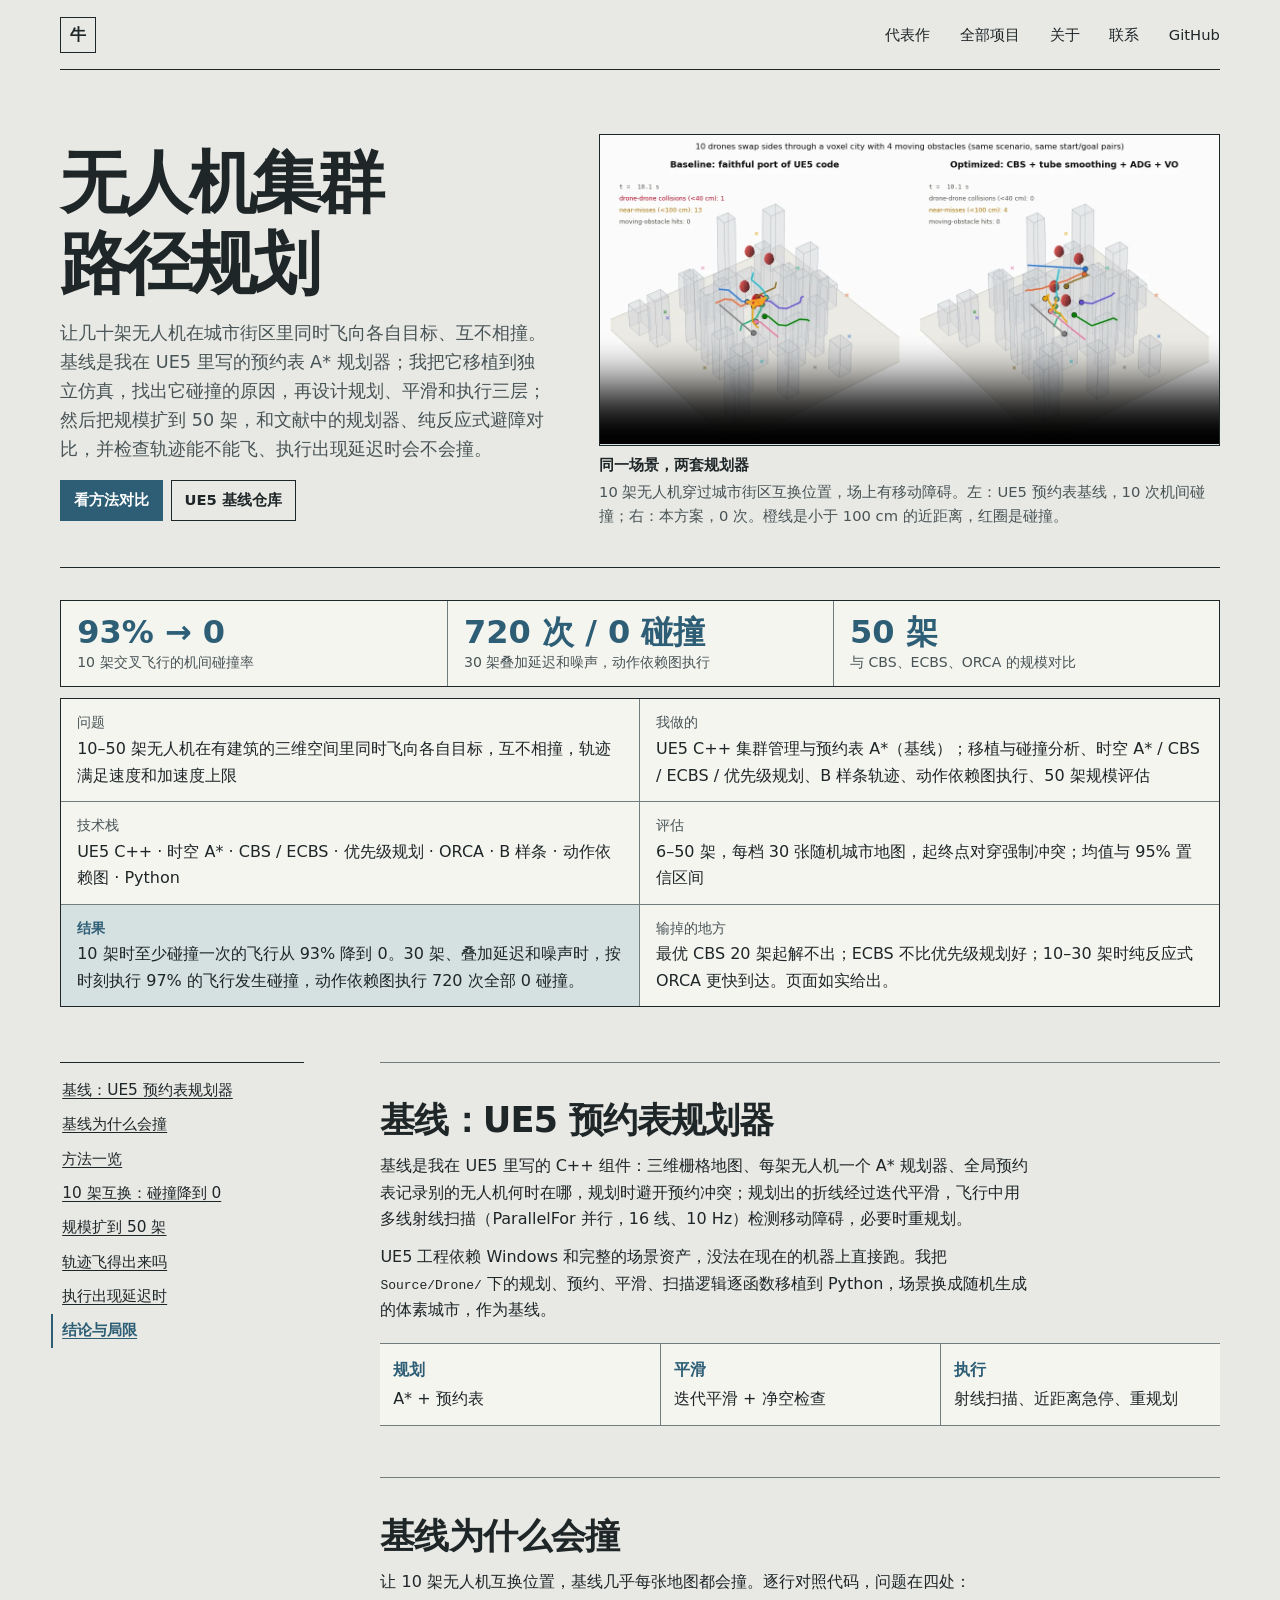
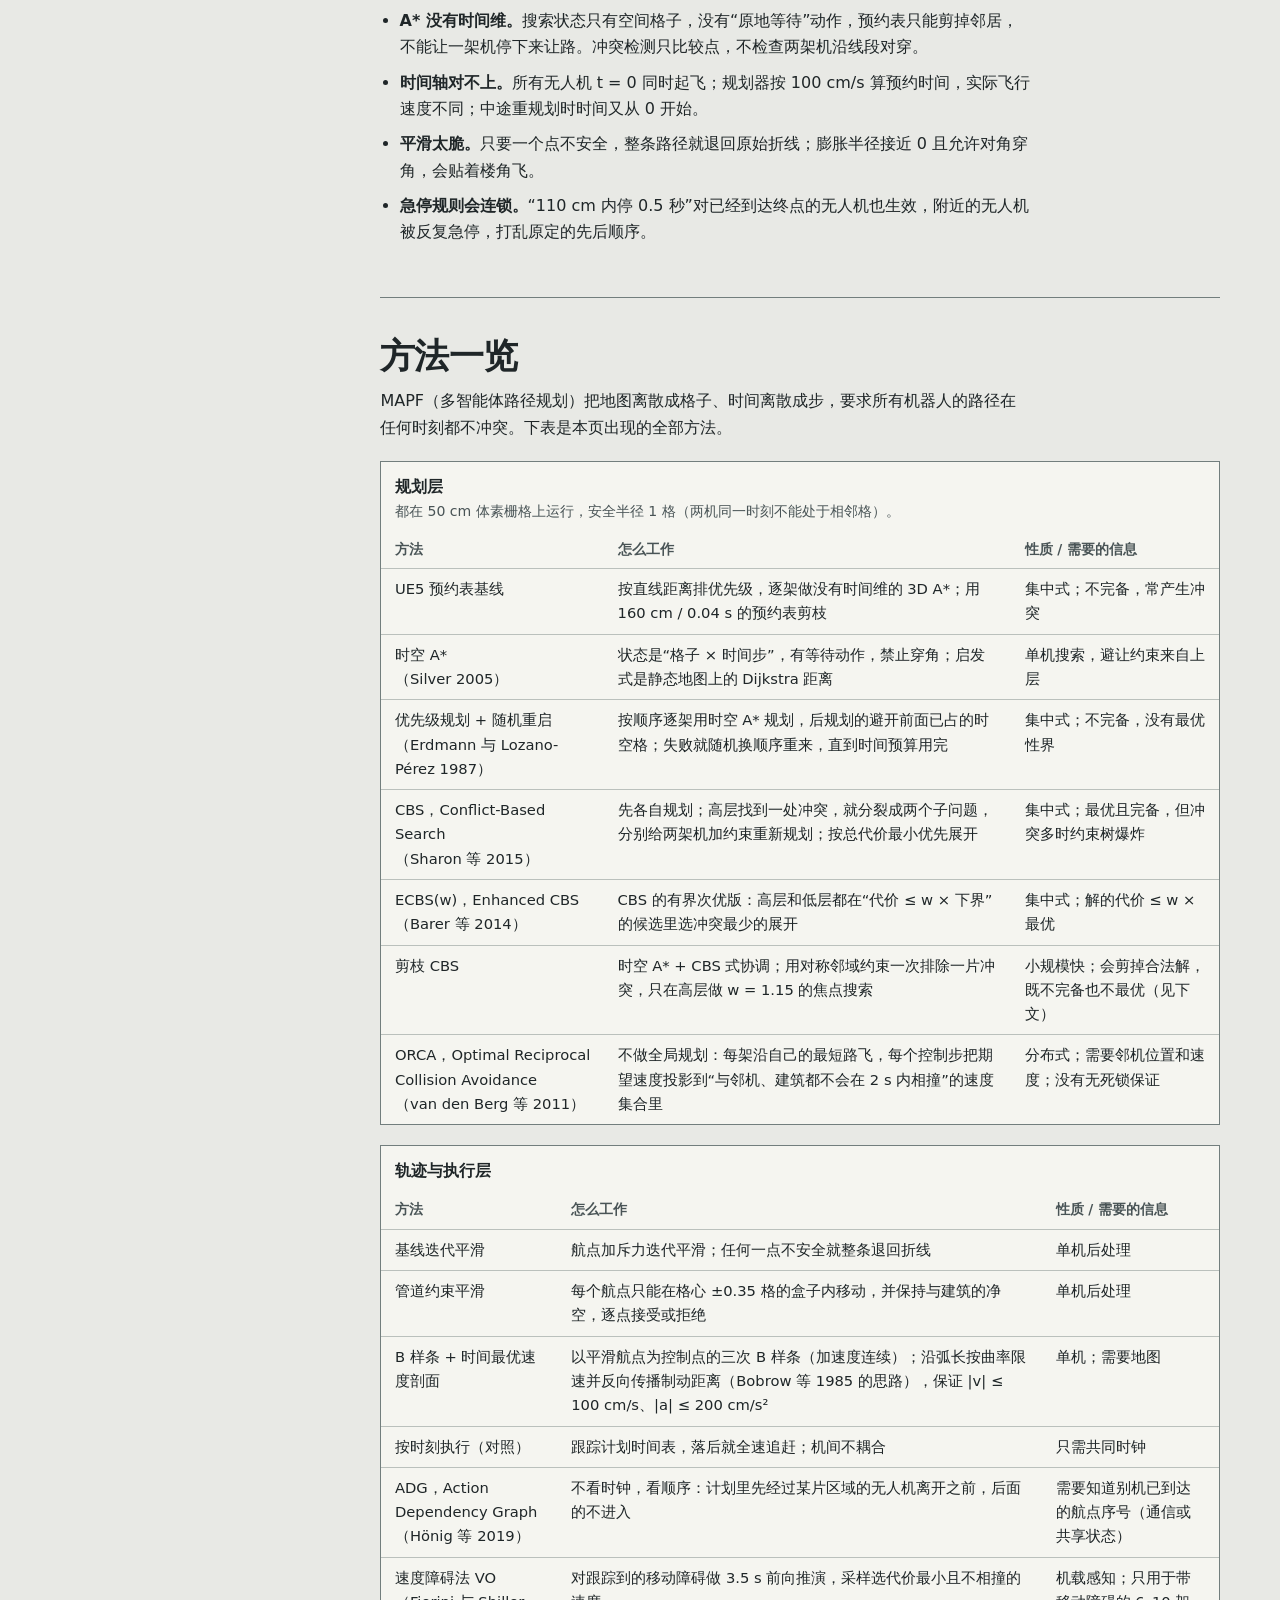
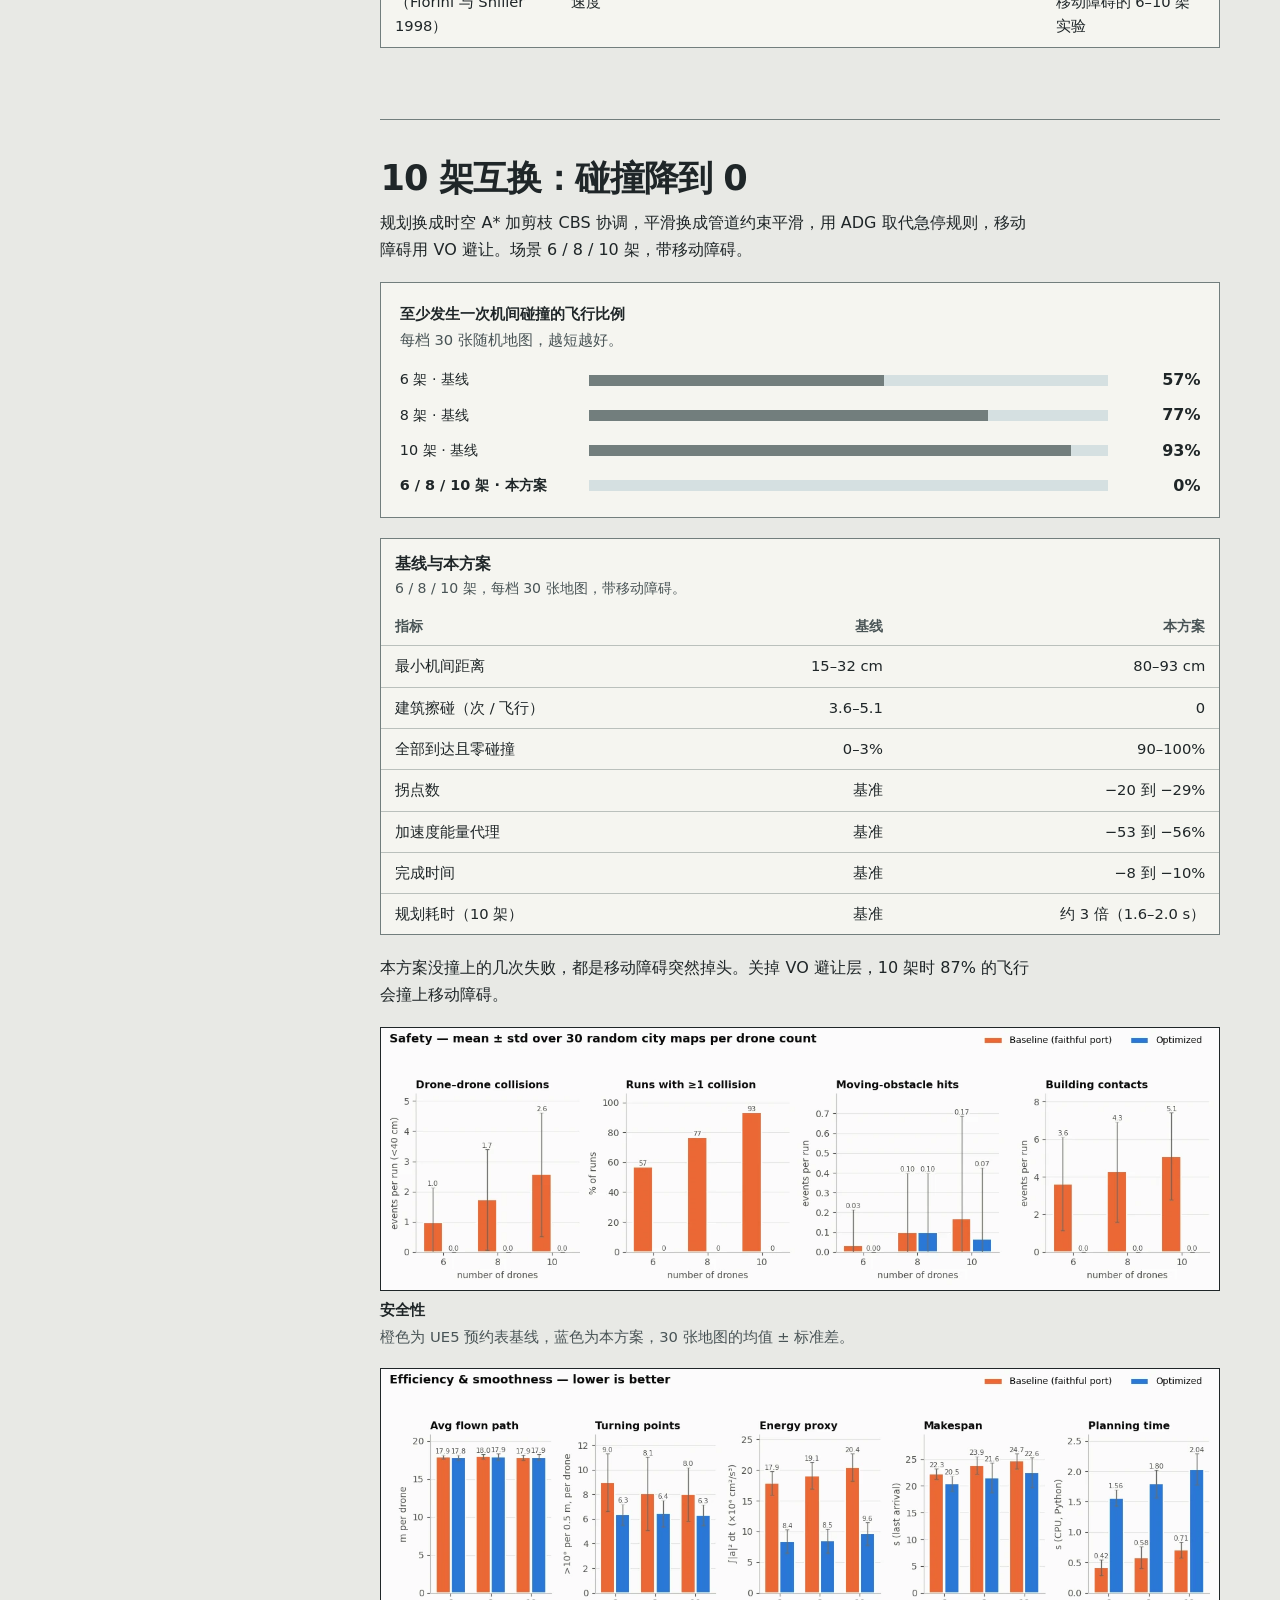
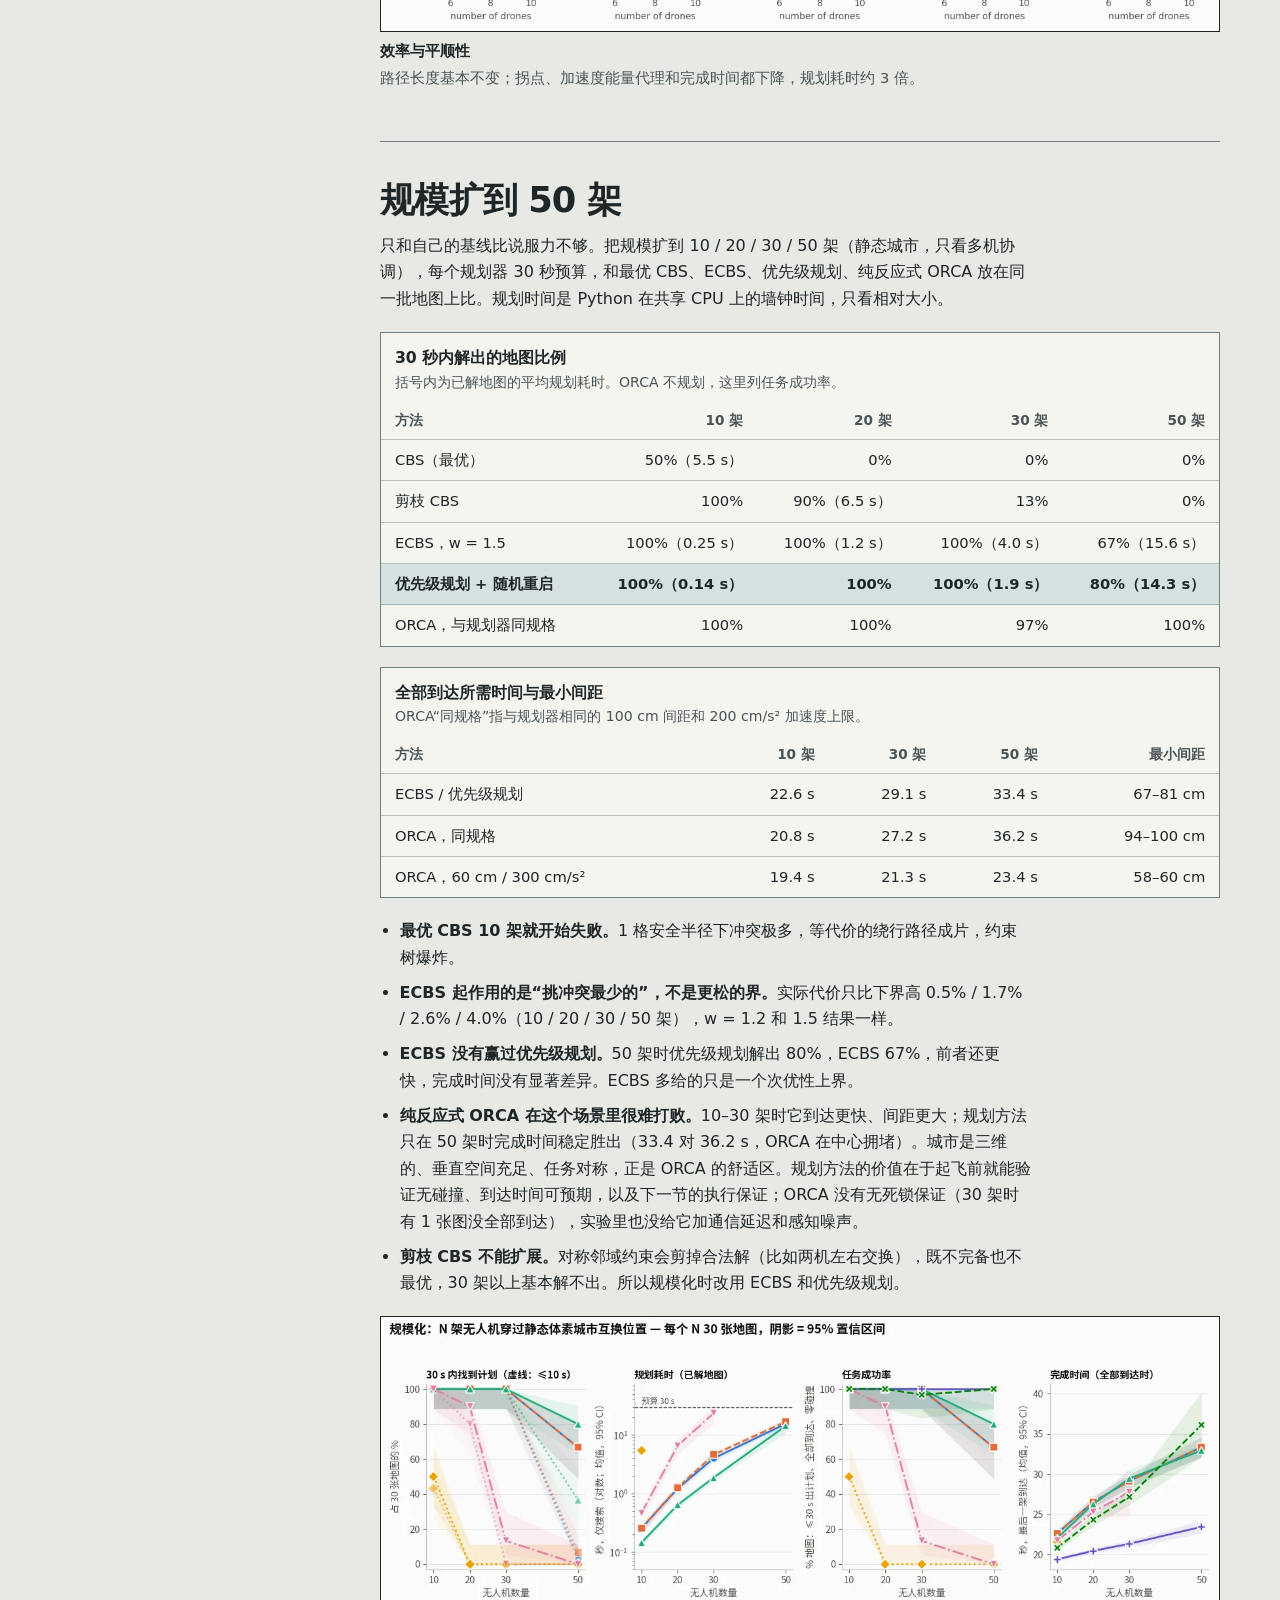
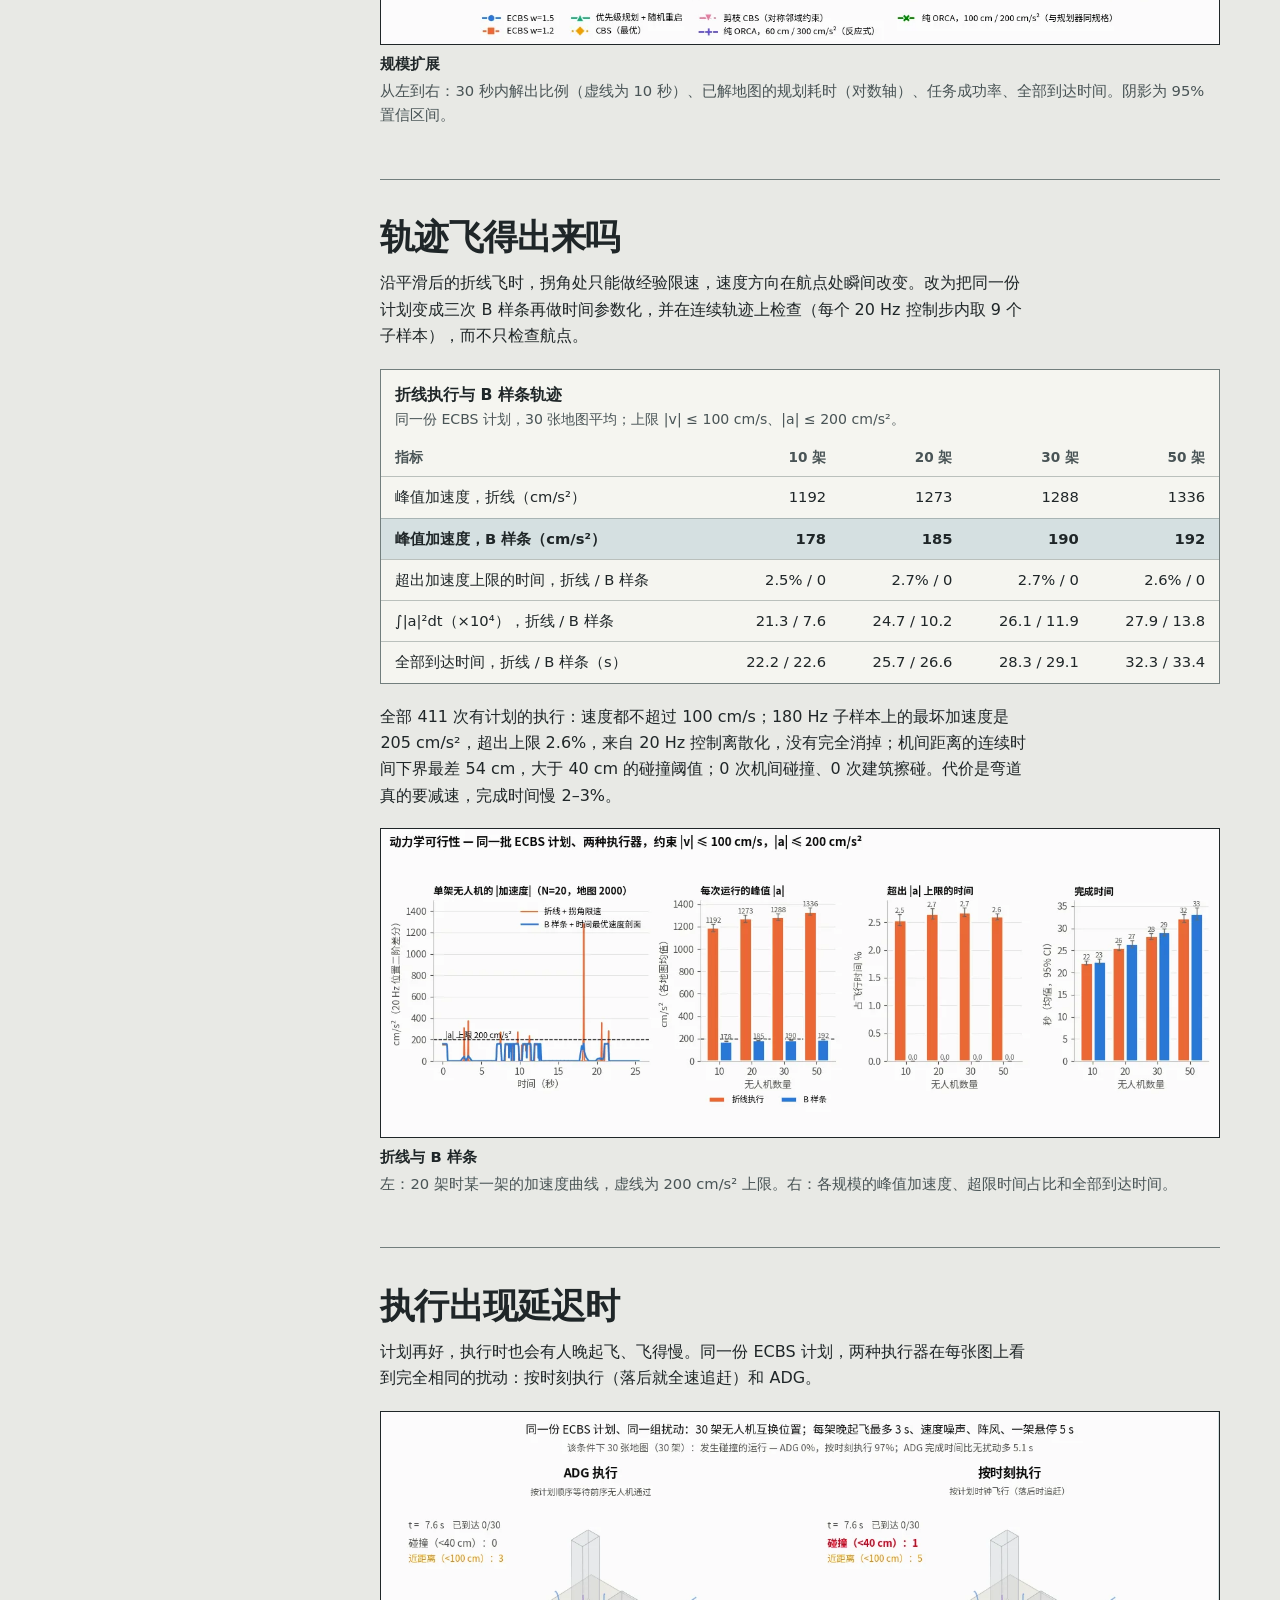
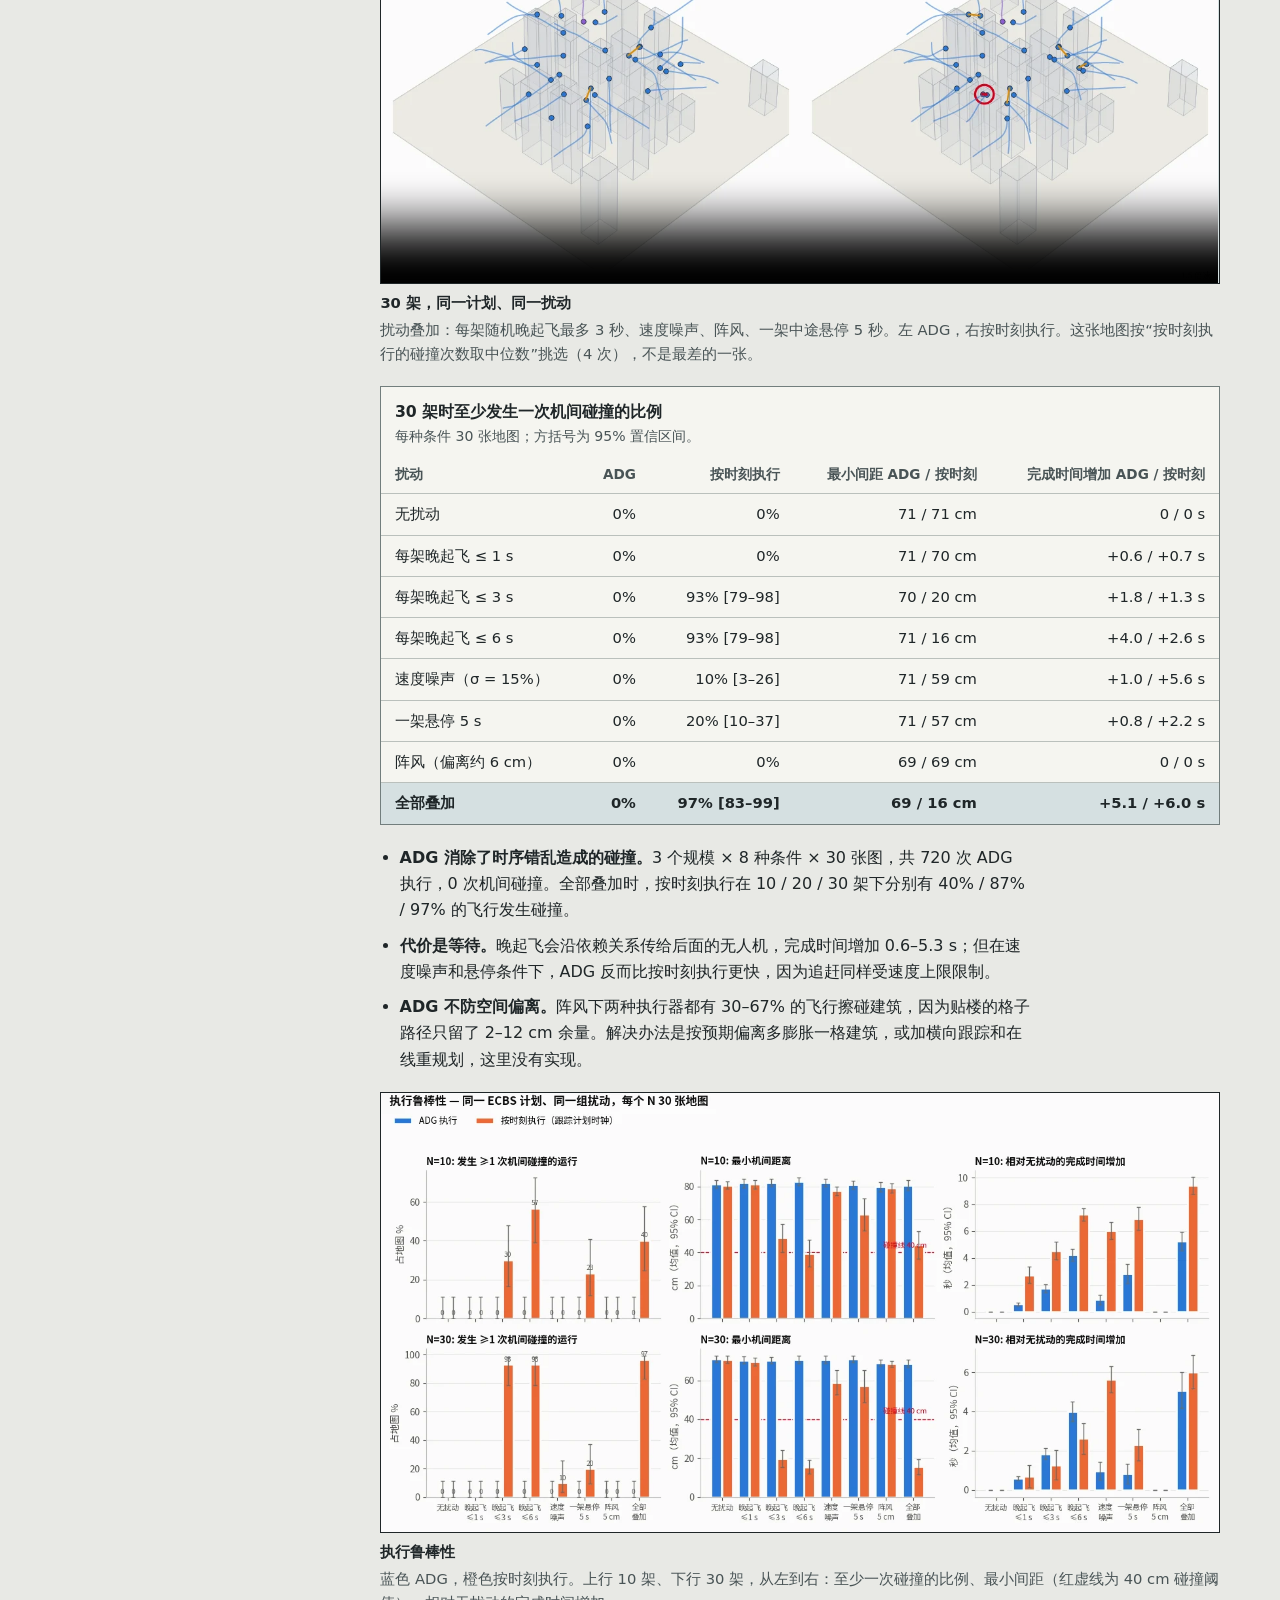
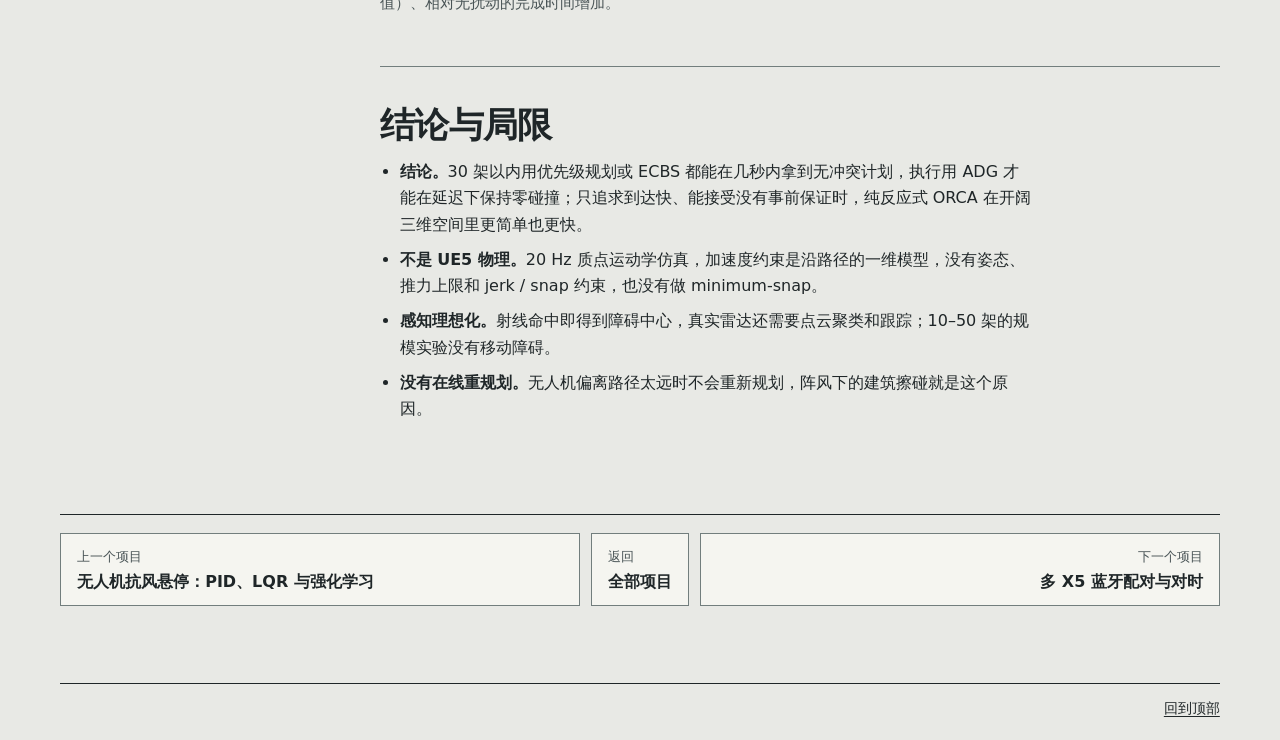
<file: projects/drone-swarm-planning/index.html>
<!doctype html>
<html lang="zh-CN">
  <head>
    <meta charset="utf-8">
    <meta name="viewport" content="width=device-width, initial-scale=1">
    <meta name="text-scale" content="scale">
    <meta name="color-scheme" content="light dark">
    <meta name="theme-color" content="#e8e9e5" media="(prefers-color-scheme: light)">
    <meta name="theme-color" content="#181e21" media="(prefers-color-scheme: dark)">
    <meta name="referrer" content="strict-origin-when-cross-origin">
    <meta name="description" content="多无人机城市集群规划：时空 A* 冲突协调、B 样条轨迹和动作依赖图执行，10 架互换位置机间碰撞从 93% 降到 0；扩展到 50 架，与 CBS、ECBS、优先级规划、ORCA 对比，并测试动力学可行性和执行扰动。">
    <meta property="og:type" content="article">
    <meta property="og:title" content="无人机集群路径规划 · 牛牧">
    <meta property="og:description" content="10–50 架无人机规划器对比、B 样条轨迹、动作依赖图执行。">
    <meta property="og:image" content="https://nusniumu.github.io/assets/project-media/swarm-poster.webp">
    <title>无人机集群路径规划 · 牛牧</title>
    <link rel="canonical" href="https://nusniumu.github.io/projects/drone-swarm-planning/">
    <link rel="icon" href="../../assets/mark.png" type="image/png">
    <link rel="stylesheet" href="../../assets/site.css?v=b49bae4f">
    <script src="../../assets/case.js?v=6579f5e5" defer></script>
  </head>
  <body id="top">
    <a class="skip-link" href="#main">跳到正文</a>
    <header class="shell masthead">
      <a class="brand" href="../../" aria-label="牛牧首页"><span aria-hidden="true">牛</span></a>
      <nav aria-label="主导航">
        <ul class="nav-list">
          <li><a href="../../#featured">代表作</a></li>
          <li><a href="../../#projects">全部项目</a></li>
          <li><a href="../../#about">关于</a></li>
          <li><a href="../../#contact">联系</a></li>
          <li><a href="https://github.com/NUSNiuMu">GitHub</a></li>
        </ul>
      </nav>
    </header>
    <main id="main" class="shell case-shell insight-case insight-v1 portfolio-case" tabindex="-1">
      <header class="insight-hero">
        <div class="case-title">
          <h1>无人机集群路径规划</h1>
          <p class="lead">让几十架无人机在城市街区里同时飞向各自目标、互不相撞。基线是我在 UE5 里写的预约表 A* 规划器；我把它移植到独立仿真，找出它碰撞的原因，再设计规划、平滑和执行三层；然后把规模扩到 50 架，和文献中的规划器、纯反应式避障对比，并检查轨迹能不能飞、执行出现延迟时会不会撞。</p>
          <div class="actions"><a class="button primary" href="#methods">看方法对比</a><a class="button" href="https://github.com/NUSNiuMu/UE5-Drone-Swarm">UE5 基线仓库</a></div>
        </div>
        <figure class="case-media">
          <video class="sample-video" controls playsinline preload="none" poster="../../assets/project-media/swarm-poster.webp" width="1280" height="640" aria-label="基线与本方案的集群飞行对比">
            <source src="../../assets/project-media/swarm-demo.mp4" type="video/mp4">
            <a href="../../assets/project-media/swarm-demo.mp4">打开视频 · 集群飞行对比</a>
          </video>
          <figcaption><strong class="insight-media-title">同一场景，两套规划器</strong>10 架无人机穿过城市街区互换位置，场上有移动障碍。左：UE5 预约表基线，10 次机间碰撞；右：本方案，0 次。橙线是小于 100 cm 的近距离，红圈是碰撞。</figcaption>
        </figure>
      </header>

<!-- build:metrics -->
      <dl class="key-metrics" aria-label="关键指标"><div><dt>10 架交叉飞行的机间碰撞率</dt><dd>93% → 0</dd></div><div><dt>30 架叠加延迟和噪声，动作依赖图执行</dt><dd>720 次 / 0 碰撞</dd></div><div><dt>与 CBS、ECBS、ORCA 的规模对比</dt><dd>50 架</dd></div></dl>
<!-- /build:metrics -->
      <dl class="case-summary" aria-label="项目摘要">
        <div><dt>问题</dt><dd>10–50 架无人机在有建筑的三维空间里同时飞向各自目标，互不相撞，轨迹满足速度和加速度上限</dd></div>
        <div><dt>我做的</dt><dd>UE5 C++ 集群管理与预约表 A*（基线）；移植与碰撞分析、时空 A* / CBS / ECBS / 优先级规划、B 样条轨迹、动作依赖图执行、50 架规模评估</dd></div>
        <div><dt>技术栈</dt><dd>UE5 C++ · 时空 A* · CBS / ECBS · 优先级规划 · ORCA · B 样条 · 动作依赖图 · Python</dd></div>
        <div><dt>评估</dt><dd>6–50 架，每档 30 张随机城市地图，起终点对穿强制冲突；均值与 95% 置信区间</dd></div>
        <div class="summary-key"><dt>结果</dt><dd>10 架时至少碰撞一次的飞行从 93% 降到 0。30 架、叠加延迟和噪声时，按时刻执行 97% 的飞行发生碰撞，动作依赖图执行 720 次全部 0 碰撞。</dd></div>
        <div><dt>输掉的地方</dt><dd>最优 CBS 20 架起解不出；ECBS 不比优先级规划好；10–30 架时纯反应式 ORCA 更快到达。页面如实给出。</dd></div>
      </dl>

      <div class="case-layout">
        <nav class="toc" aria-label="章节目录">
          <ul>
            <li><a href="#original">基线：UE5 预约表规划器</a></li>
            <li><a href="#review">基线为什么会撞</a></li>
            <li><a href="#methods">方法一览</a></li>
            <li><a href="#v1">10 架互换：碰撞降到 0</a></li>
            <li><a href="#scaling">规模扩到 50 架</a></li>
            <li><a href="#dynamics">轨迹飞得出来吗</a></li>
            <li><a href="#robust">执行出现延迟时</a></li>
            <li><a href="#next">结论与局限</a></li>
          </ul>
        </nav>
        <div class="case-text">
          <section class="chapter" id="original" tabindex="-1">
            <h2>基线：UE5 预约表规划器</h2>
            <p>基线是我在 UE5 里写的 C++ 组件：三维栅格地图、每架无人机一个 A* 规划器、全局预约表记录别的无人机何时在哪，规划时避开预约冲突；规划出的折线经过迭代平滑，飞行中用多线射线扫描（ParallelFor 并行，16 线、10 Hz）检测移动障碍，必要时重规划。</p>
            <p>UE5 工程依赖 Windows 和完整的场景资产，没法在现在的机器上直接跑。我把 <code>Source/Drone/</code> 下的规划、预约、平滑、扫描逻辑逐函数移植到 Python，场景换成随机生成的体素城市，作为基线。</p>
            <ol class="insight-flow" role="list"><li><strong>规划</strong><span>A* + 预约表</span></li><li><strong>平滑</strong><span>迭代平滑 + 净空检查</span></li><li><strong>执行</strong><span>射线扫描、近距离急停、重规划</span></li></ol>
          </section>

          <section class="chapter" id="review" tabindex="-1">
            <h2>基线为什么会撞</h2>
            <p>让 10 架无人机互换位置，基线几乎每张地图都会撞。逐行对照代码，问题在四处：</p>
            <ul class="plain-list">
              <li><strong>A* 没有时间维。</strong>搜索状态只有空间格子，没有“原地等待”动作，预约表只能剪掉邻居，不能让一架机停下来让路。冲突检测只比较点，不检查两架机沿线段对穿。</li>
              <li><strong>时间轴对不上。</strong>所有无人机 t = 0 同时起飞；规划器按 100 cm/s 算预约时间，实际飞行速度不同；中途重规划时时间又从 0 开始。</li>
              <li><strong>平滑太脆。</strong>只要一个点不安全，整条路径就退回原始折线；膨胀半径接近 0 且允许对角穿角，会贴着楼角飞。</li>
              <li><strong>急停规则会连锁。</strong>“110 cm 内停 0.5 秒”对已经到达终点的无人机也生效，附近的无人机被反复急停，打乱原定的先后顺序。</li>
            </ul>
          </section>

          <section class="chapter" id="methods" tabindex="-1">
            <h2>方法一览</h2>
            <p>MAPF（多智能体路径规划）把地图离散成格子、时间离散成步，要求所有机器人的路径在任何时刻都不冲突。下表是本页出现的全部方法。</p>
            <figure class="data-table"><table><caption><strong>规划层</strong>都在 50 cm 体素栅格上运行，安全半径 1 格（两机同一时刻不能处于相邻格）。</caption><thead><tr><th>方法</th><th>怎么工作</th><th>性质 / 需要的信息</th></tr></thead><tbody>
              <tr><td>UE5 预约表基线</td><td>按直线距离排优先级，逐架做没有时间维的 3D A*；用 160 cm / 0.04 s 的预约表剪枝</td><td>集中式；不完备，常产生冲突</td></tr>
              <tr><td>时空 A*<br>（Silver 2005）</td><td>状态是“格子 × 时间步”，有等待动作，禁止穿角；启发式是静态地图上的 Dijkstra 距离</td><td>单机搜索，避让约束来自上层</td></tr>
              <tr><td>优先级规划 + 随机重启<br>（Erdmann 与 Lozano-Pérez 1987）</td><td>按顺序逐架用时空 A* 规划，后规划的避开前面已占的时空格；失败就随机换顺序重来，直到时间预算用完</td><td>集中式；不完备，没有最优性界</td></tr>
              <tr><td>CBS，Conflict-Based Search<br>（Sharon 等 2015）</td><td>先各自规划；高层找到一处冲突，就分裂成两个子问题，分别给两架机加约束重新规划；按总代价最小优先展开</td><td>集中式；最优且完备，但冲突多时约束树爆炸</td></tr>
              <tr><td>ECBS(w)，Enhanced CBS<br>（Barer 等 2014）</td><td>CBS 的有界次优版：高层和低层都在“代价 ≤ w × 下界”的候选里选冲突最少的展开</td><td>集中式；解的代价 ≤ w × 最优</td></tr>
              <tr><td>剪枝 CBS</td><td>时空 A* + CBS 式协调；用对称邻域约束一次排除一片冲突，只在高层做 w = 1.15 的焦点搜索</td><td>小规模快；会剪掉合法解，既不完备也不最优（见下文）</td></tr>
              <tr><td>ORCA，Optimal Reciprocal Collision Avoidance<br>（van den Berg 等 2011）</td><td>不做全局规划：每架沿自己的最短路飞，每个控制步把期望速度投影到“与邻机、建筑都不会在 2 s 内相撞”的速度集合里</td><td>分布式；需要邻机位置和速度；没有无死锁保证</td></tr>
            </tbody></table></figure>
            <figure class="data-table"><table><caption><strong>轨迹与执行层</strong></caption><thead><tr><th>方法</th><th>怎么工作</th><th>性质 / 需要的信息</th></tr></thead><tbody>
              <tr><td>基线迭代平滑</td><td>航点加斥力迭代平滑；任何一点不安全就整条退回折线</td><td>单机后处理</td></tr>
              <tr><td>管道约束平滑</td><td>每个航点只能在格心 ±0.35 格的盒子内移动，并保持与建筑的净空，逐点接受或拒绝</td><td>单机后处理</td></tr>
              <tr><td>B 样条 + 时间最优速度剖面</td><td>以平滑航点为控制点的三次 B 样条（加速度连续）；沿弧长按曲率限速并反向传播制动距离（Bobrow 等 1985 的思路），保证 |v| ≤ 100 cm/s、|a| ≤ 200 cm/s²</td><td>单机；需要地图</td></tr>
              <tr><td>按时刻执行（对照）</td><td>跟踪计划时间表，落后就全速追赶；机间不耦合</td><td>只需共同时钟</td></tr>
              <tr><td>ADG，Action Dependency Graph<br>（Hönig 等 2019）</td><td>不看时钟，看顺序：计划里先经过某片区域的无人机离开之前，后面的不进入</td><td>需要知道别机已到达的航点序号（通信或共享状态）</td></tr>
              <tr><td>速度障碍法 VO<br>（Fiorini 与 Shiller 1998）</td><td>对跟踪到的移动障碍做 3.5 s 前向推演，采样选代价最小且不相撞的速度</td><td>机载感知；只用于带移动障碍的 6–10 架实验</td></tr>
            </tbody></table></figure>
          </section>

          <section class="chapter" id="v1" tabindex="-1">
            <h2>10 架互换：碰撞降到 0</h2>
            <p>规划换成时空 A* 加剪枝 CBS 协调，平滑换成管道约束平滑，用 ADG 取代急停规则，移动障碍用 VO 避让。场景 6 / 8 / 10 架，带移动障碍。</p>
            <figure class="case-media bar-compare">
              <figcaption><strong class="insight-media-title">至少发生一次机间碰撞的飞行比例</strong>每档 30 张随机地图，越短越好。</figcaption>
              <dl>
                <div><dt>6 架 · 基线</dt><dd><span class="bar-track" aria-hidden="true"><span style="inline-size:57%"></span></span><b>57%</b></dd></div>
                <div><dt>8 架 · 基线</dt><dd><span class="bar-track" aria-hidden="true"><span style="inline-size:77%"></span></span><b>77%</b></dd></div>
                <div><dt>10 架 · 基线</dt><dd><span class="bar-track" aria-hidden="true"><span style="inline-size:93%"></span></span><b>93%</b></dd></div>
                <div class="is-best"><dt>6 / 8 / 10 架 · 本方案</dt><dd><span class="bar-track" aria-hidden="true"><span style="inline-size:0%"></span></span><b>0%</b></dd></div>
              </dl>
            </figure>
            <figure class="data-table"><table><caption><strong>基线与本方案</strong>6 / 8 / 10 架，每档 30 张地图，带移动障碍。</caption><thead><tr><th>指标</th><th class="num">基线</th><th class="num">本方案</th></tr></thead><tbody>
              <tr><td>最小机间距离</td><td class="num">15–32 cm</td><td class="num">80–93 cm</td></tr>
              <tr><td>建筑擦碰（次 / 飞行）</td><td class="num">3.6–5.1</td><td class="num">0</td></tr>
              <tr><td>全部到达且零碰撞</td><td class="num">0–3%</td><td class="num">90–100%</td></tr>
              <tr><td>拐点数</td><td class="num">基准</td><td class="num">−20 到 −29%</td></tr>
              <tr><td>加速度能量代理</td><td class="num">基准</td><td class="num">−53 到 −56%</td></tr>
              <tr><td>完成时间</td><td class="num">基准</td><td class="num">−8 到 −10%</td></tr>
              <tr><td>规划耗时（10 架）</td><td class="num">基准</td><td class="num">约 3 倍（1.6–2.0 s）</td></tr>
            </tbody></table></figure>
            <p>本方案没撞上的几次失败，都是移动障碍突然掉头。关掉 VO 避让层，10 架时 87% 的飞行会撞上移动障碍。</p>
            <figure class="case-media">
              <a class="screenshot-link" href="../../assets/project-media/swarm-safety.webp" aria-label="打开原图 · 安全性对比"><img src="../../assets/project-media/swarm-safety.webp" width="1280" height="400" loading="lazy" decoding="async" alt="四个柱状图：机间碰撞次数、至少一次碰撞的比例、移动障碍碰撞、建筑擦碰，按 6、8、10 架分组，基线为橙色、本方案为蓝色"></a>
              <figcaption><strong class="insight-media-title">安全性</strong>橙色为 UE5 预约表基线，蓝色为本方案，30 张地图的均值 ± 标准差。</figcaption>
            </figure>
            <figure class="case-media">
              <a class="screenshot-link" href="../../assets/project-media/swarm-efficiency.webp" aria-label="打开原图 · 效率对比"><img src="../../assets/project-media/swarm-efficiency.webp" width="1280" height="400" loading="lazy" decoding="async" alt="五个柱状图：平均飞行路径、拐点数、加速度能量代理、完成时间、规划耗时，基线与本方案对比"></a>
              <figcaption><strong class="insight-media-title">效率与平顺性</strong>路径长度基本不变；拐点、加速度能量代理和完成时间都下降，规划耗时约 3 倍。</figcaption>
            </figure>
          </section>

          <section class="chapter" id="scaling" tabindex="-1">
            <h2>规模扩到 50 架</h2>
            <p>只和自己的基线比说服力不够。把规模扩到 10 / 20 / 30 / 50 架（静态城市，只看多机协调），每个规划器 30 秒预算，和最优 CBS、ECBS、优先级规划、纯反应式 ORCA 放在同一批地图上比。规划时间是 Python 在共享 CPU 上的墙钟时间，只看相对大小。</p>
            <figure class="data-table"><table><caption><strong>30 秒内解出的地图比例</strong>括号内为已解地图的平均规划耗时。ORCA 不规划，这里列任务成功率。</caption><thead><tr><th>方法</th><th class="num">10 架</th><th class="num">20 架</th><th class="num">30 架</th><th class="num">50 架</th></tr></thead><tbody>
              <tr><td>CBS（最优）</td><td class="num">50%（5.5 s）</td><td class="num">0%</td><td class="num">0%</td><td class="num">0%</td></tr>
              <tr><td>剪枝 CBS</td><td class="num">100%</td><td class="num">90%（6.5 s）</td><td class="num">13%</td><td class="num">0%</td></tr>
              <tr><td>ECBS，w = 1.5</td><td class="num">100%（0.25 s）</td><td class="num">100%（1.2 s）</td><td class="num">100%（4.0 s）</td><td class="num">67%（15.6 s）</td></tr>
              <tr class="is-best"><td>优先级规划 + 随机重启</td><td class="num">100%（0.14 s）</td><td class="num">100%</td><td class="num">100%（1.9 s）</td><td class="num">80%（14.3 s）</td></tr>
              <tr><td>ORCA，与规划器同规格</td><td class="num">100%</td><td class="num">100%</td><td class="num">97%</td><td class="num">100%</td></tr>
            </tbody></table></figure>
            <figure class="data-table"><table><caption><strong>全部到达所需时间与最小间距</strong>ORCA“同规格”指与规划器相同的 100 cm 间距和 200 cm/s² 加速度上限。</caption><thead><tr><th>方法</th><th class="num">10 架</th><th class="num">30 架</th><th class="num">50 架</th><th class="num">最小间距</th></tr></thead><tbody>
              <tr><td>ECBS / 优先级规划</td><td class="num">22.6 s</td><td class="num">29.1 s</td><td class="num">33.4 s</td><td class="num">67–81 cm</td></tr>
              <tr><td>ORCA，同规格</td><td class="num">20.8 s</td><td class="num">27.2 s</td><td class="num">36.2 s</td><td class="num">94–100 cm</td></tr>
              <tr><td>ORCA，60 cm / 300 cm/s²</td><td class="num">19.4 s</td><td class="num">21.3 s</td><td class="num">23.4 s</td><td class="num">58–60 cm</td></tr>
            </tbody></table></figure>
            <ul class="plain-list">
              <li><strong>最优 CBS 10 架就开始失败。</strong>1 格安全半径下冲突极多，等代价的绕行路径成片，约束树爆炸。</li>
              <li><strong>ECBS 起作用的是“挑冲突最少的”，不是更松的界。</strong>实际代价只比下界高 0.5% / 1.7% / 2.6% / 4.0%（10 / 20 / 30 / 50 架），w = 1.2 和 1.5 结果一样。</li>
              <li><strong>ECBS 没有赢过优先级规划。</strong>50 架时优先级规划解出 80%，ECBS 67%，前者还更快，完成时间没有显著差异。ECBS 多给的只是一个次优性上界。</li>
              <li><strong>纯反应式 ORCA 在这个场景里很难打败。</strong>10–30 架时它到达更快、间距更大；规划方法只在 50 架时完成时间稳定胜出（33.4 对 36.2 s，ORCA 在中心拥堵）。城市是三维的、垂直空间充足、任务对称，正是 ORCA 的舒适区。规划方法的价值在于起飞前就能验证无碰撞、到达时间可预期，以及下一节的执行保证；ORCA 没有无死锁保证（30 架时有 1 张图没全部到达），实验里也没给它加通信延迟和感知噪声。</li>
              <li><strong>剪枝 CBS 不能扩展。</strong>对称邻域约束会剪掉合法解（比如两机左右交换），既不完备也不最优，30 架以上基本解不出。所以规模化时改用 ECBS 和优先级规划。</li>
            </ul>
            <figure class="case-media">
              <a class="screenshot-link" href="../../assets/project-media/swarm-v2-scaling.webp" aria-label="打开原图 · 规模扩展"><img src="../../assets/project-media/swarm-v2-scaling.webp" width="1280" height="500" loading="lazy" decoding="async" alt="四个子图，横轴为无人机数 10 到 50：30 秒内解出比例、规划耗时、任务成功率、全部到达时间，比较 ECBS、优先级规划、CBS、剪枝 CBS 和两种 ORCA"></a>
              <figcaption><strong class="insight-media-title">规模扩展</strong>从左到右：30 秒内解出比例（虚线为 10 秒）、已解地图的规划耗时（对数轴）、任务成功率、全部到达时间。阴影为 95% 置信区间。</figcaption>
            </figure>
          </section>

          <section class="chapter" id="dynamics" tabindex="-1">
            <h2>轨迹飞得出来吗</h2>
            <p>沿平滑后的折线飞时，拐角处只能做经验限速，速度方向在航点处瞬间改变。改为把同一份计划变成三次 B 样条再做时间参数化，并在连续轨迹上检查（每个 20 Hz 控制步内取 9 个子样本），而不只检查航点。</p>
            <figure class="data-table"><table><caption><strong>折线执行与 B 样条轨迹</strong>同一份 ECBS 计划，30 张地图平均；上限 |v| ≤ 100 cm/s、|a| ≤ 200 cm/s²。</caption><thead><tr><th>指标</th><th class="num">10 架</th><th class="num">20 架</th><th class="num">30 架</th><th class="num">50 架</th></tr></thead><tbody>
              <tr><td>峰值加速度，折线（cm/s²）</td><td class="num">1192</td><td class="num">1273</td><td class="num">1288</td><td class="num">1336</td></tr>
              <tr class="is-best"><td>峰值加速度，B 样条（cm/s²）</td><td class="num">178</td><td class="num">185</td><td class="num">190</td><td class="num">192</td></tr>
              <tr><td>超出加速度上限的时间，折线 / B 样条</td><td class="num">2.5% / 0</td><td class="num">2.7% / 0</td><td class="num">2.7% / 0</td><td class="num">2.6% / 0</td></tr>
              <tr><td>∫|a|²dt（×10⁴），折线 / B 样条</td><td class="num">21.3 / 7.6</td><td class="num">24.7 / 10.2</td><td class="num">26.1 / 11.9</td><td class="num">27.9 / 13.8</td></tr>
              <tr><td>全部到达时间，折线 / B 样条（s）</td><td class="num">22.2 / 22.6</td><td class="num">25.7 / 26.6</td><td class="num">28.3 / 29.1</td><td class="num">32.3 / 33.4</td></tr>
            </tbody></table></figure>
            <p>全部 411 次有计划的执行：速度都不超过 100 cm/s；180 Hz 子样本上的最坏加速度是 205 cm/s²，超出上限 2.6%，来自 20 Hz 控制离散化，没有完全消掉；机间距离的连续时间下界最差 54 cm，大于 40 cm 的碰撞阈值；0 次机间碰撞、0 次建筑擦碰。代价是弯道真的要减速，完成时间慢 2–3%。</p>
            <figure class="case-media">
              <a class="screenshot-link" href="../../assets/project-media/swarm-v2-dynfeas.webp" aria-label="打开原图 · 动力学可行性"><img src="../../assets/project-media/swarm-v2-dynfeas.webp" width="1280" height="470" loading="lazy" decoding="async" alt="左：一架无人机的加速度随时间变化，折线执行有多个超过 1000 cm/s² 的尖峰，B 样条一直在 200 以下；右侧三图：各规模的峰值加速度、超限时间占比、全部到达时间"></a>
              <figcaption><strong class="insight-media-title">折线与 B 样条</strong>左：20 架时某一架的加速度曲线，虚线为 200 cm/s² 上限。右：各规模的峰值加速度、超限时间占比和全部到达时间。</figcaption>
            </figure>
          </section>

          <section class="chapter" id="robust" tabindex="-1">
            <h2>执行出现延迟时</h2>
            <p>计划再好，执行时也会有人晚起飞、飞得慢。同一份 ECBS 计划，两种执行器在每张图上看到完全相同的扰动：按时刻执行（落后就全速追赶）和 ADG。</p>
            <figure class="case-media">
              <video class="sample-video" controls playsinline preload="none" poster="../../assets/project-media/swarm-v2-poster.webp" width="1280" height="720" aria-label="30 架无人机在扰动下，ADG 执行与按时刻执行的对比">
                <source src="../../assets/project-media/swarm-v2-demo.mp4" type="video/mp4">
                <a href="../../assets/project-media/swarm-v2-demo.mp4">打开视频 · ADG 与按时刻执行</a>
              </video>
              <figcaption><strong class="insight-media-title">30 架，同一计划、同一扰动</strong>扰动叠加：每架随机晚起飞最多 3 秒、速度噪声、阵风、一架中途悬停 5 秒。左 ADG，右按时刻执行。这张地图按“按时刻执行的碰撞次数取中位数”挑选（4 次），不是最差的一张。</figcaption>
            </figure>
            <figure class="data-table"><table><caption><strong>30 架时至少发生一次机间碰撞的比例</strong>每种条件 30 张地图；方括号为 95% 置信区间。</caption><thead><tr><th>扰动</th><th class="num">ADG</th><th class="num">按时刻执行</th><th class="num">最小间距 ADG / 按时刻</th><th class="num">完成时间增加 ADG / 按时刻</th></tr></thead><tbody>
              <tr><td>无扰动</td><td class="num">0%</td><td class="num">0%</td><td class="num">71 / 71 cm</td><td class="num">0 / 0 s</td></tr>
              <tr><td>每架晚起飞 ≤ 1 s</td><td class="num">0%</td><td class="num">0%</td><td class="num">71 / 70 cm</td><td class="num">+0.6 / +0.7 s</td></tr>
              <tr><td>每架晚起飞 ≤ 3 s</td><td class="num">0%</td><td class="num">93% [79–98]</td><td class="num">70 / 20 cm</td><td class="num">+1.8 / +1.3 s</td></tr>
              <tr><td>每架晚起飞 ≤ 6 s</td><td class="num">0%</td><td class="num">93% [79–98]</td><td class="num">71 / 16 cm</td><td class="num">+4.0 / +2.6 s</td></tr>
              <tr><td>速度噪声（σ = 15%）</td><td class="num">0%</td><td class="num">10% [3–26]</td><td class="num">71 / 59 cm</td><td class="num">+1.0 / +5.6 s</td></tr>
              <tr><td>一架悬停 5 s</td><td class="num">0%</td><td class="num">20% [10–37]</td><td class="num">71 / 57 cm</td><td class="num">+0.8 / +2.2 s</td></tr>
              <tr><td>阵风（偏离约 6 cm）</td><td class="num">0%</td><td class="num">0%</td><td class="num">69 / 69 cm</td><td class="num">0 / 0 s</td></tr>
              <tr class="is-best"><td>全部叠加</td><td class="num">0%</td><td class="num">97% [83–99]</td><td class="num">69 / 16 cm</td><td class="num">+5.1 / +6.0 s</td></tr>
            </tbody></table></figure>
            <ul class="plain-list">
              <li><strong>ADG 消除了时序错乱造成的碰撞。</strong>3 个规模 × 8 种条件 × 30 张图，共 720 次 ADG 执行，0 次机间碰撞。全部叠加时，按时刻执行在 10 / 20 / 30 架下分别有 40% / 87% / 97% 的飞行发生碰撞。</li>
              <li><strong>代价是等待。</strong>晚起飞会沿依赖关系传给后面的无人机，完成时间增加 0.6–5.3 s；但在速度噪声和悬停条件下，ADG 反而比按时刻执行更快，因为追赶同样受速度上限限制。</li>
              <li><strong>ADG 不防空间偏离。</strong>阵风下两种执行器都有 30–67% 的飞行擦碰建筑，因为贴楼的格子路径只留了 2–12 cm 余量。解决办法是按预期偏离多膨胀一格建筑，或加横向跟踪和在线重规划，这里没有实现。</li>
            </ul>
            <figure class="case-media">
              <a class="screenshot-link" href="../../assets/project-media/swarm-v2-robustness.webp" aria-label="打开原图 · 执行鲁棒性"><img src="../../assets/project-media/swarm-v2-robustness.webp" width="1280" height="670" loading="lazy" decoding="async" alt="10 架和 30 架两行，每行三个柱状图：至少一次碰撞的比例、最小间距、完成时间增加，八种扰动条件下 ADG 与按时刻执行对比"></a>
              <figcaption><strong class="insight-media-title">执行鲁棒性</strong>蓝色 ADG，橙色按时刻执行。上行 10 架、下行 30 架，从左到右：至少一次碰撞的比例、最小间距（红虚线为 40 cm 碰撞阈值）、相对无扰动的完成时间增加。</figcaption>
            </figure>
          </section>

          <section class="chapter" id="next" tabindex="-1">
            <h2>结论与局限</h2>
            <ul class="plain-list">
              <li><strong>结论。</strong>30 架以内用优先级规划或 ECBS 都能在几秒内拿到无冲突计划，执行用 ADG 才能在延迟下保持零碰撞；只追求到达快、能接受没有事前保证时，纯反应式 ORCA 在开阔三维空间里更简单也更快。</li>
              <li><strong>不是 UE5 物理。</strong>20 Hz 质点运动学仿真，加速度约束是沿路径的一维模型，没有姿态、推力上限和 jerk / snap 约束，也没有做 minimum-snap。</li>
              <li><strong>感知理想化。</strong>射线命中即得到障碍中心，真实雷达还需要点云聚类和跟踪；10–50 架的规模实验没有移动障碍。</li>
              <li><strong>没有在线重规划。</strong>无人机偏离路径太远时不会重新规划，阵风下的建筑擦碰就是这个原因。</li>
            </ul>
          </section>
        </div>
      </div>
<!-- build:pager -->
      <nav class="case-pager" aria-label="其他项目">
        <a rel="prev" href="../drone-hover-rl/"><span>上一个项目</span><strong>无人机抗风悬停：PID、LQR 与强化学习</strong></a>
        <a class="case-pager-all" href="../../#projects"><span>返回</span><strong>全部项目</strong></a>
        <a rel="next" href="../multi-x5-time-sync/"><span>下一个项目</span><strong>多 X5 蓝牙配对与对时</strong></a>
      </nav>
<!-- /build:pager -->
    </main>
    <footer class="shell site-footer"><a href="#top">回到顶部</a></footer>
  </body>
</html>
</file>
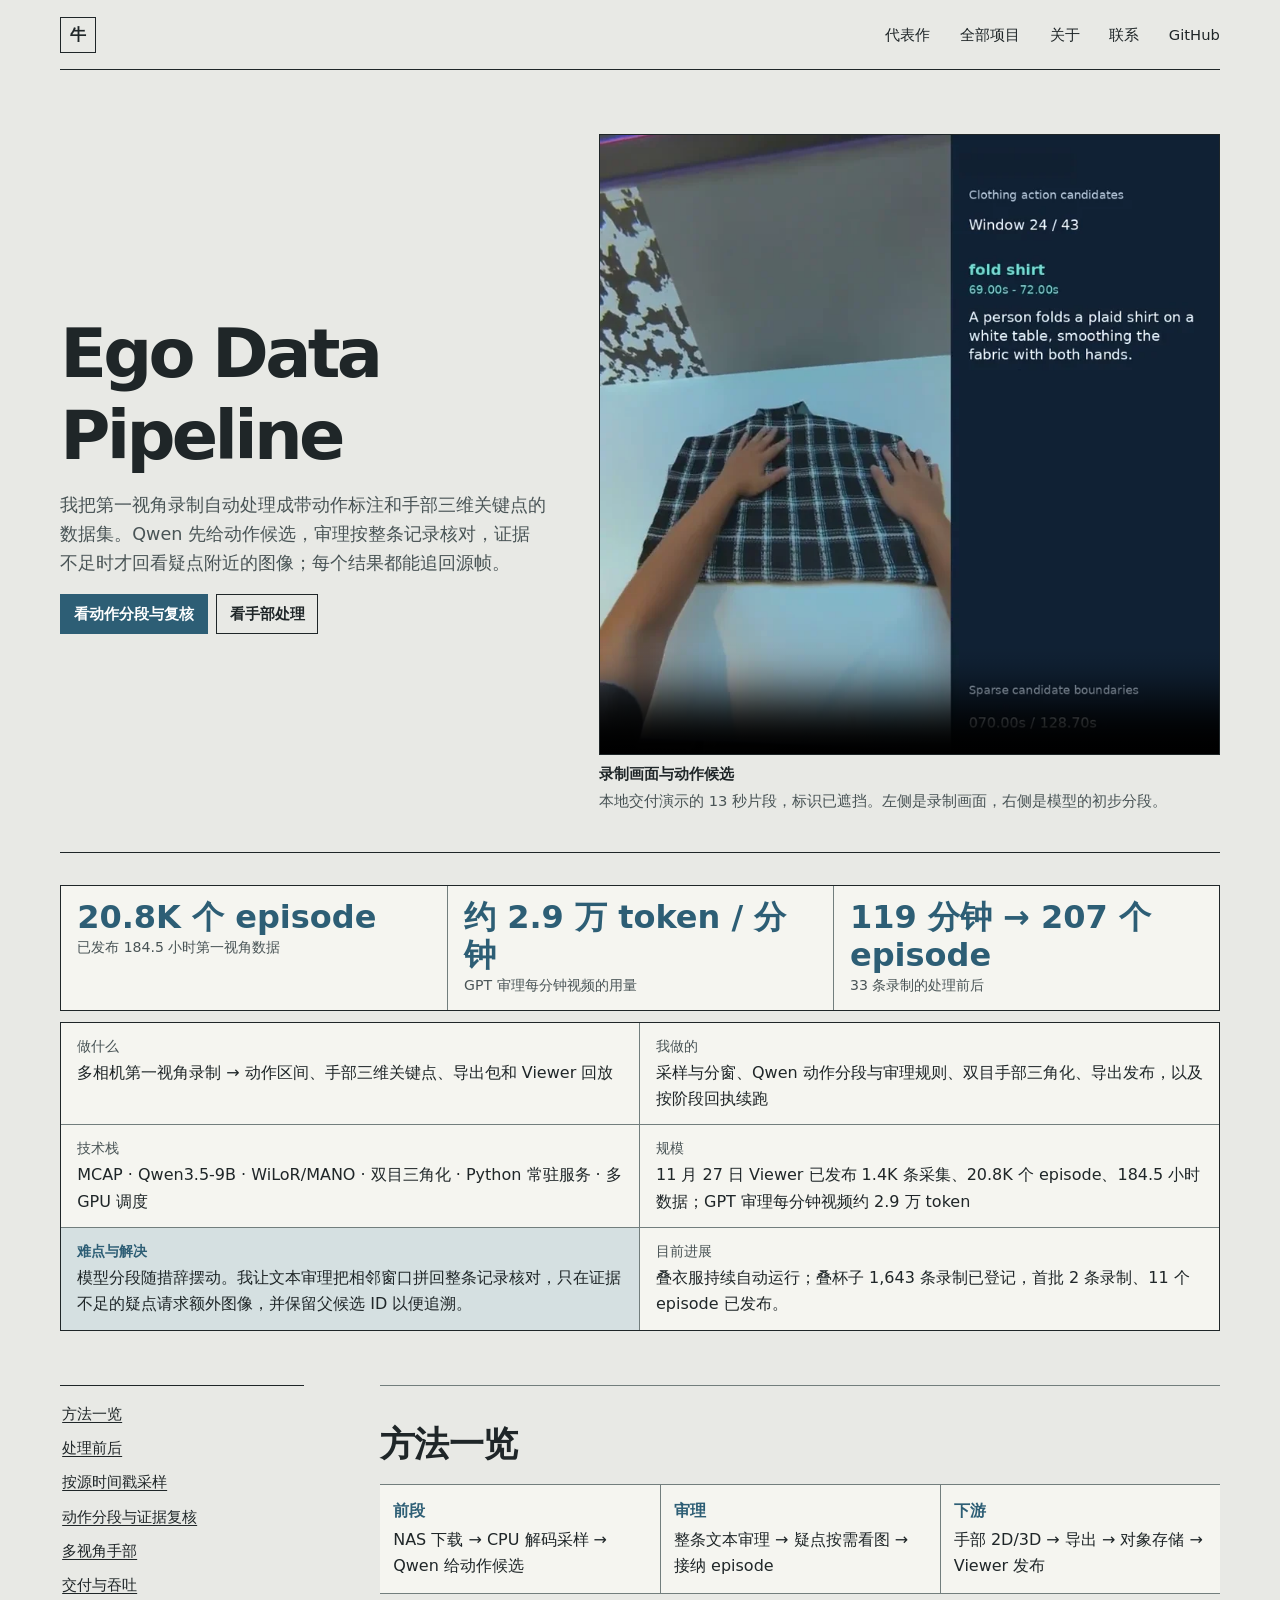
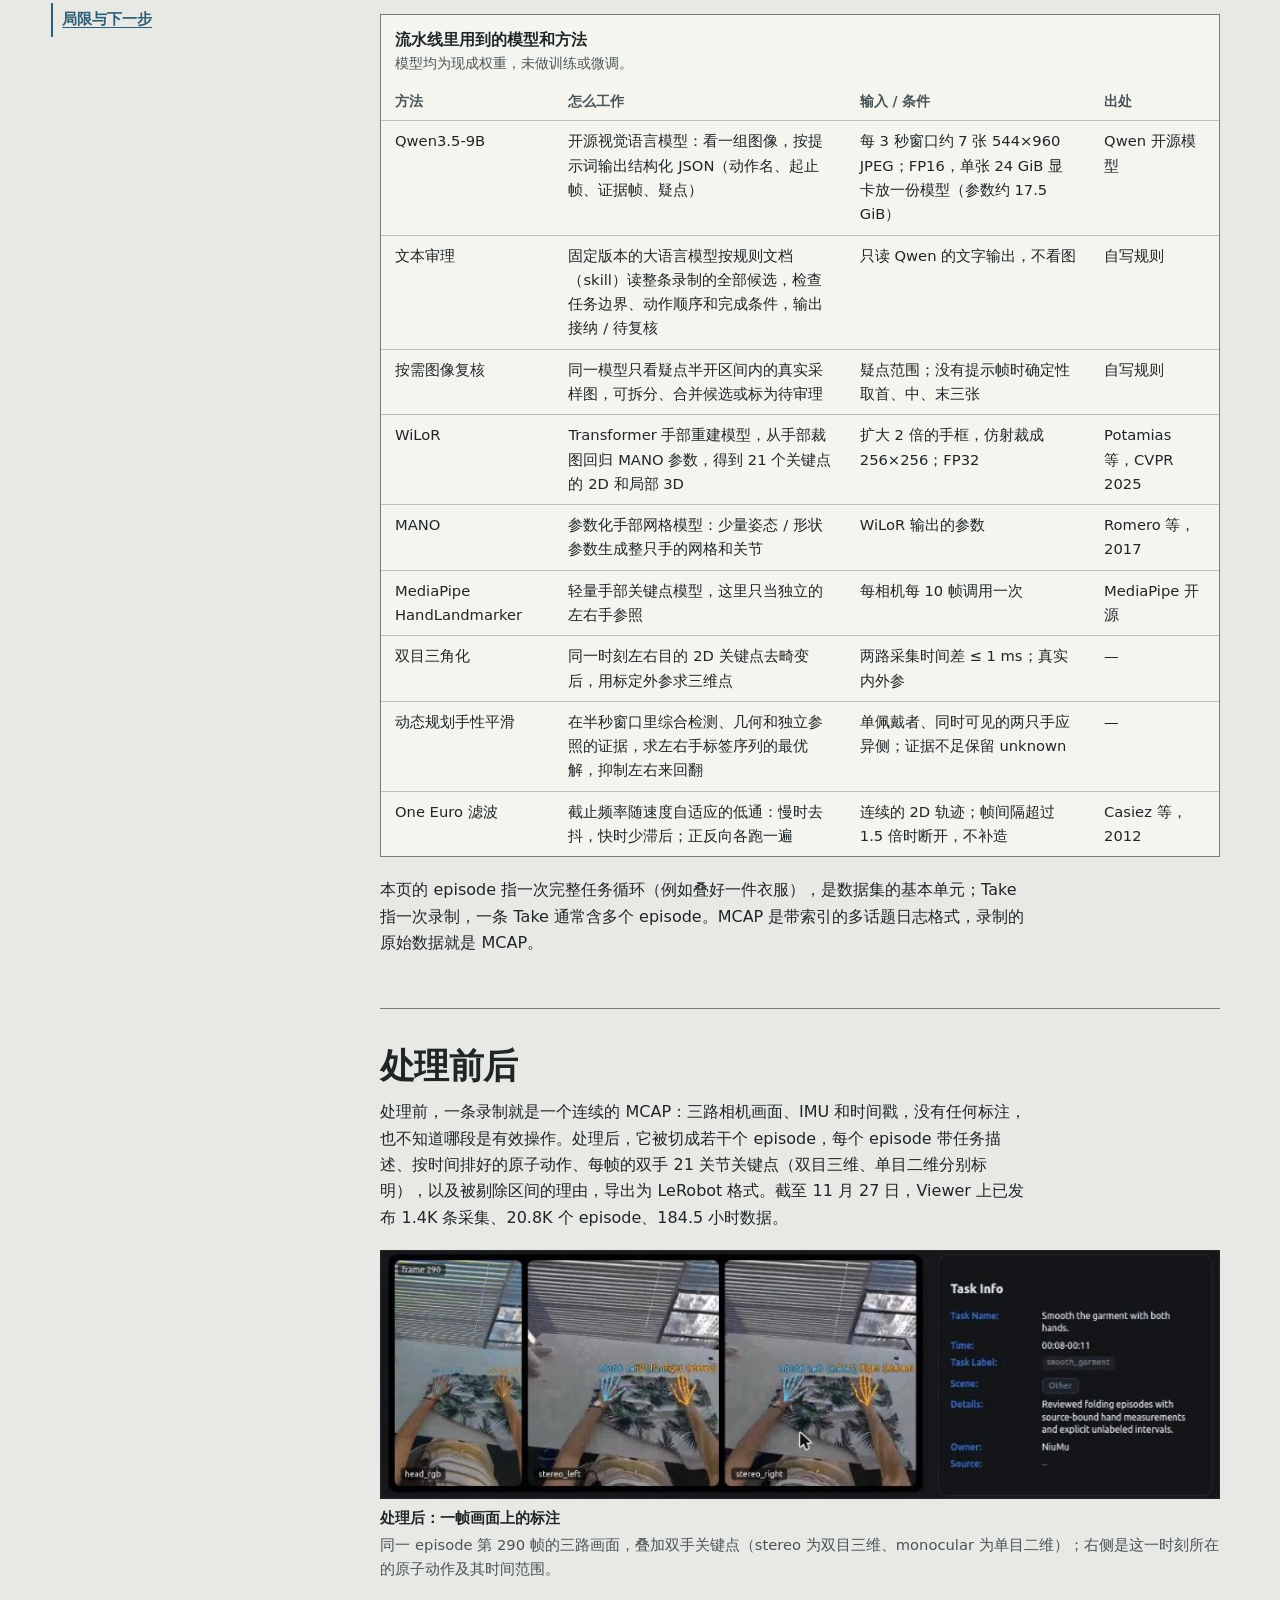
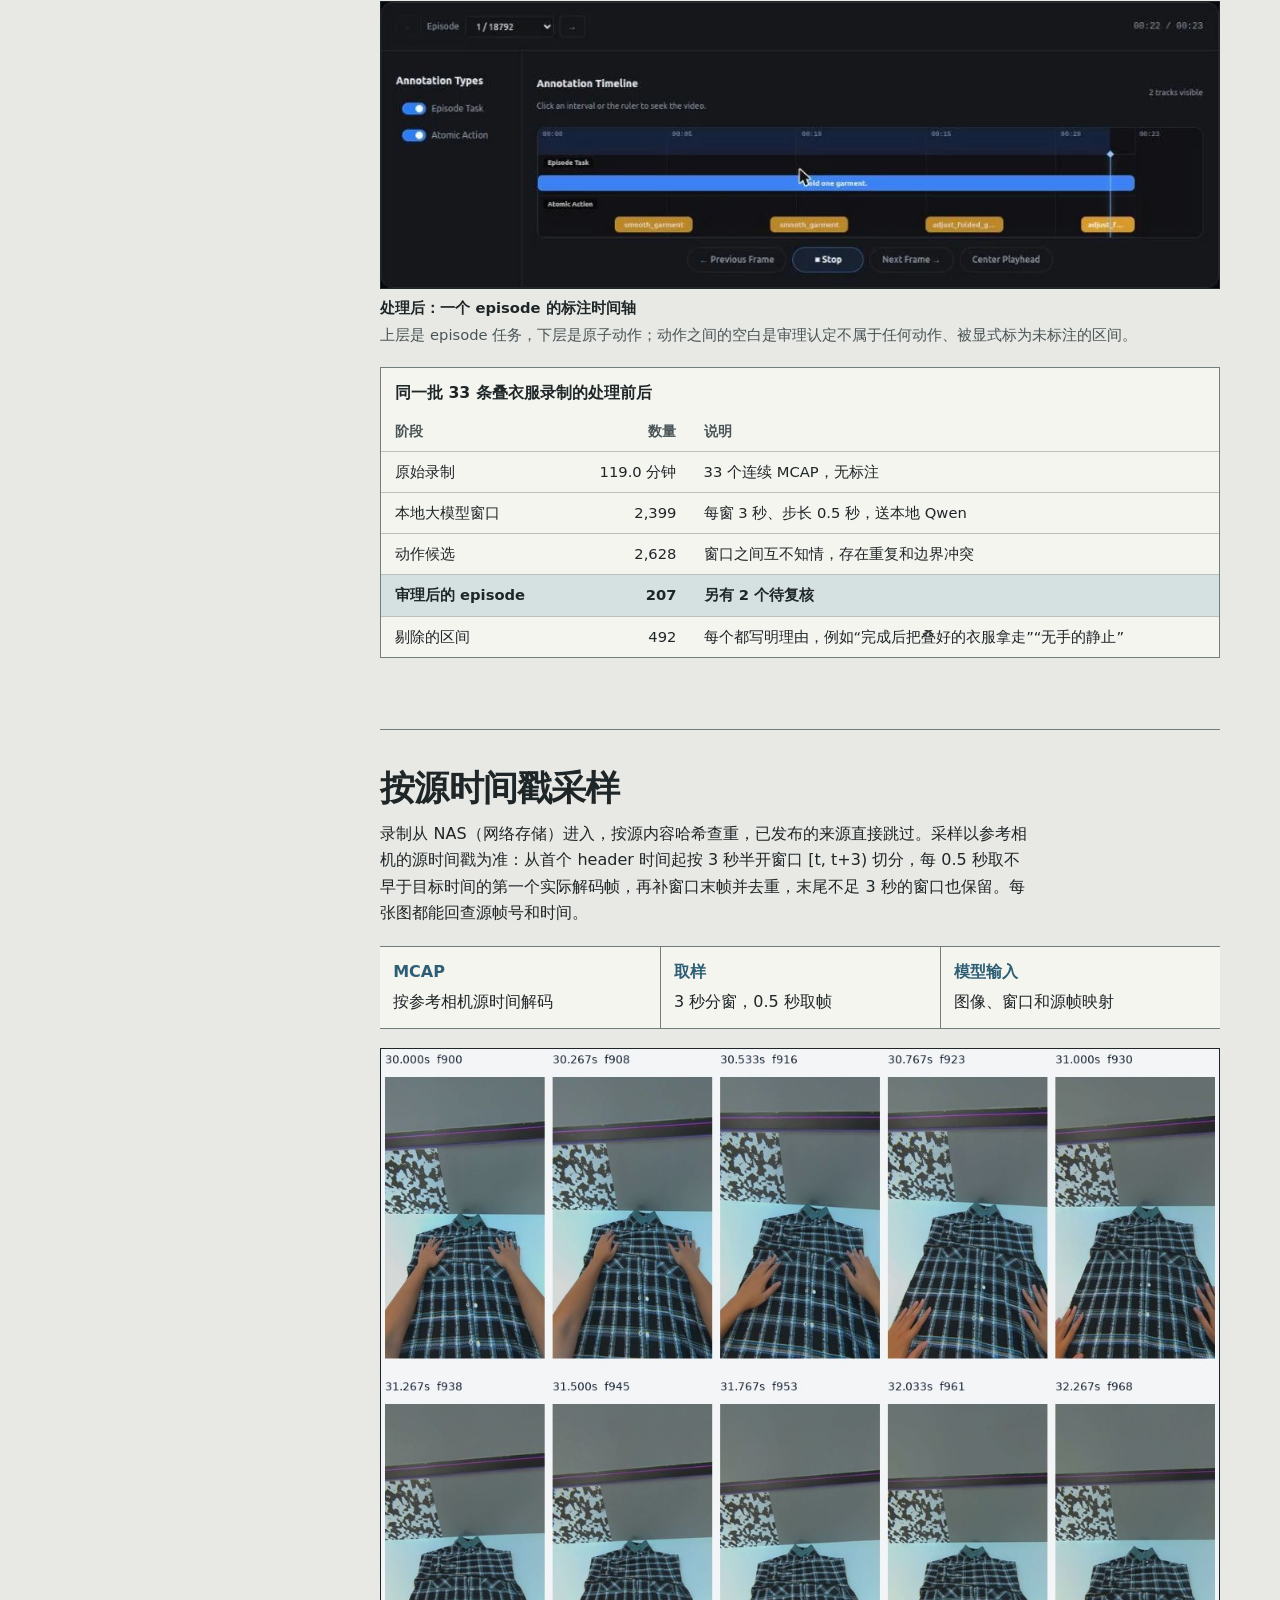
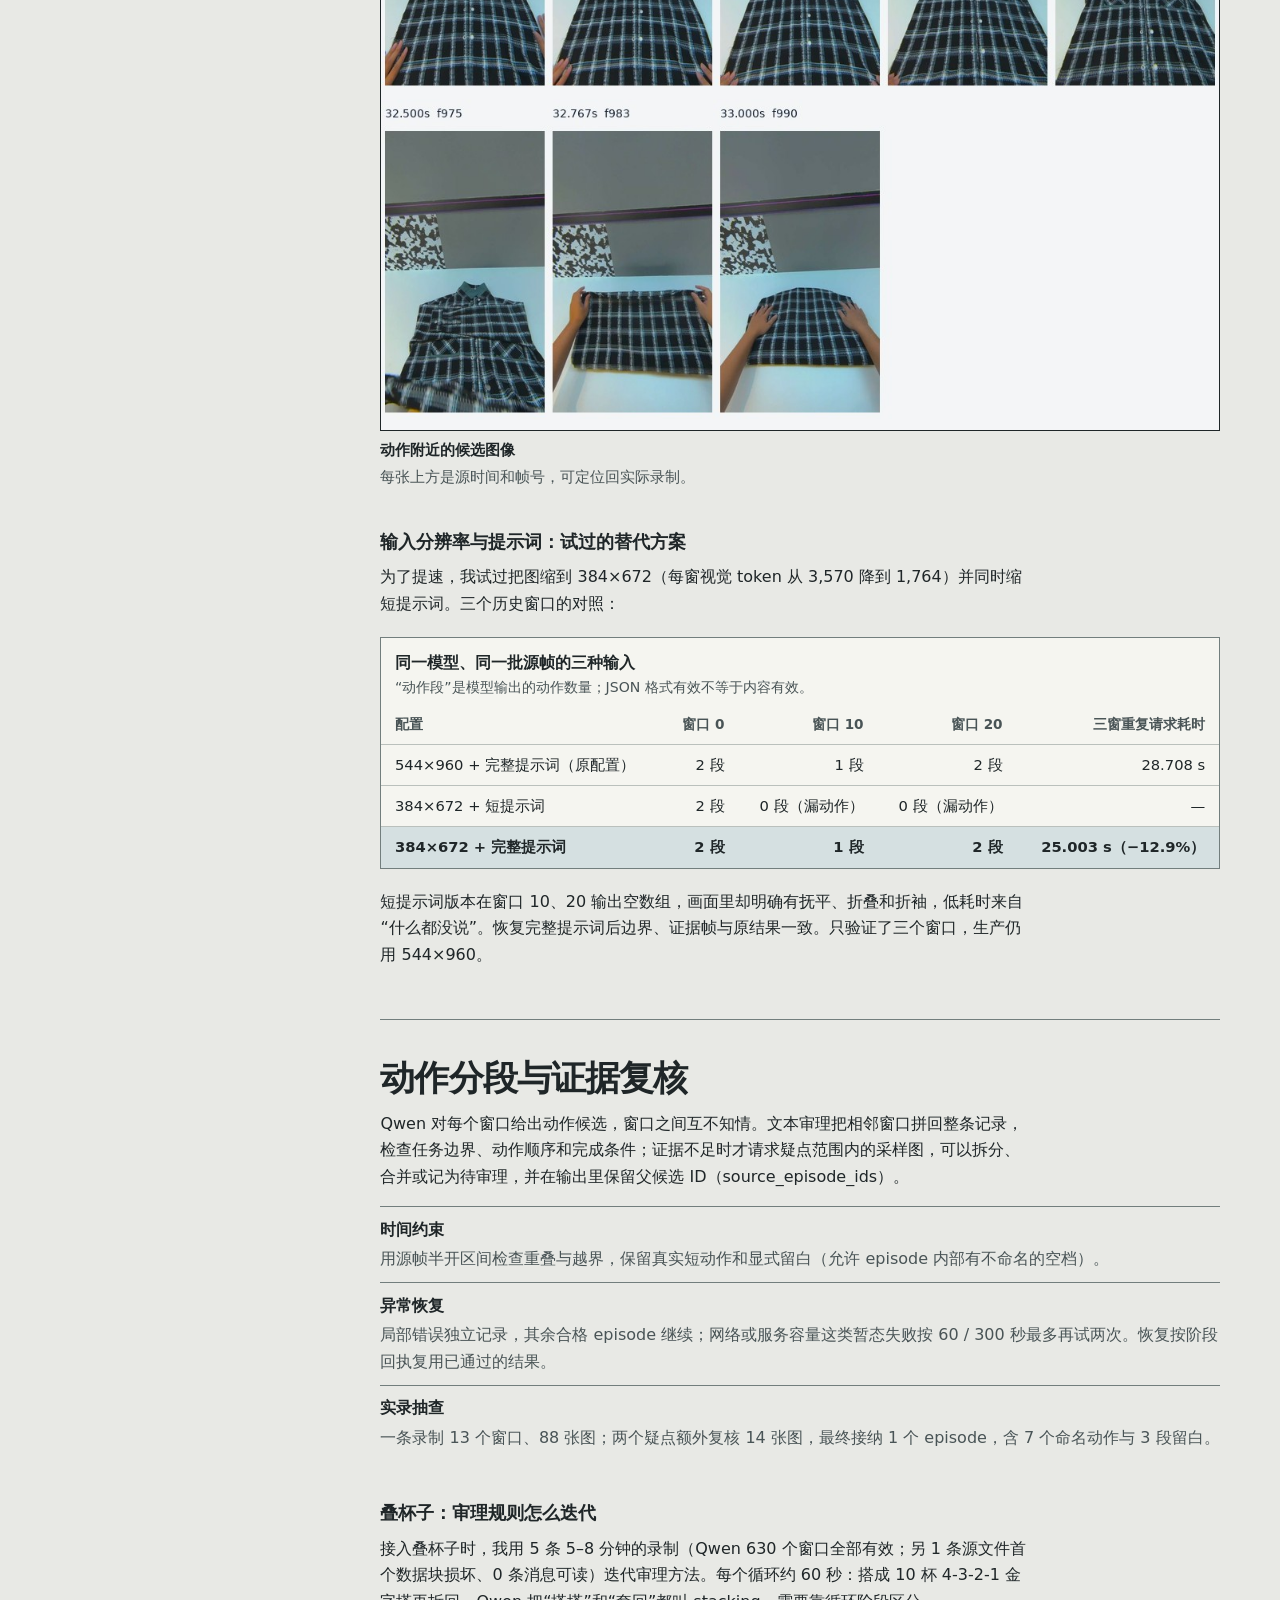
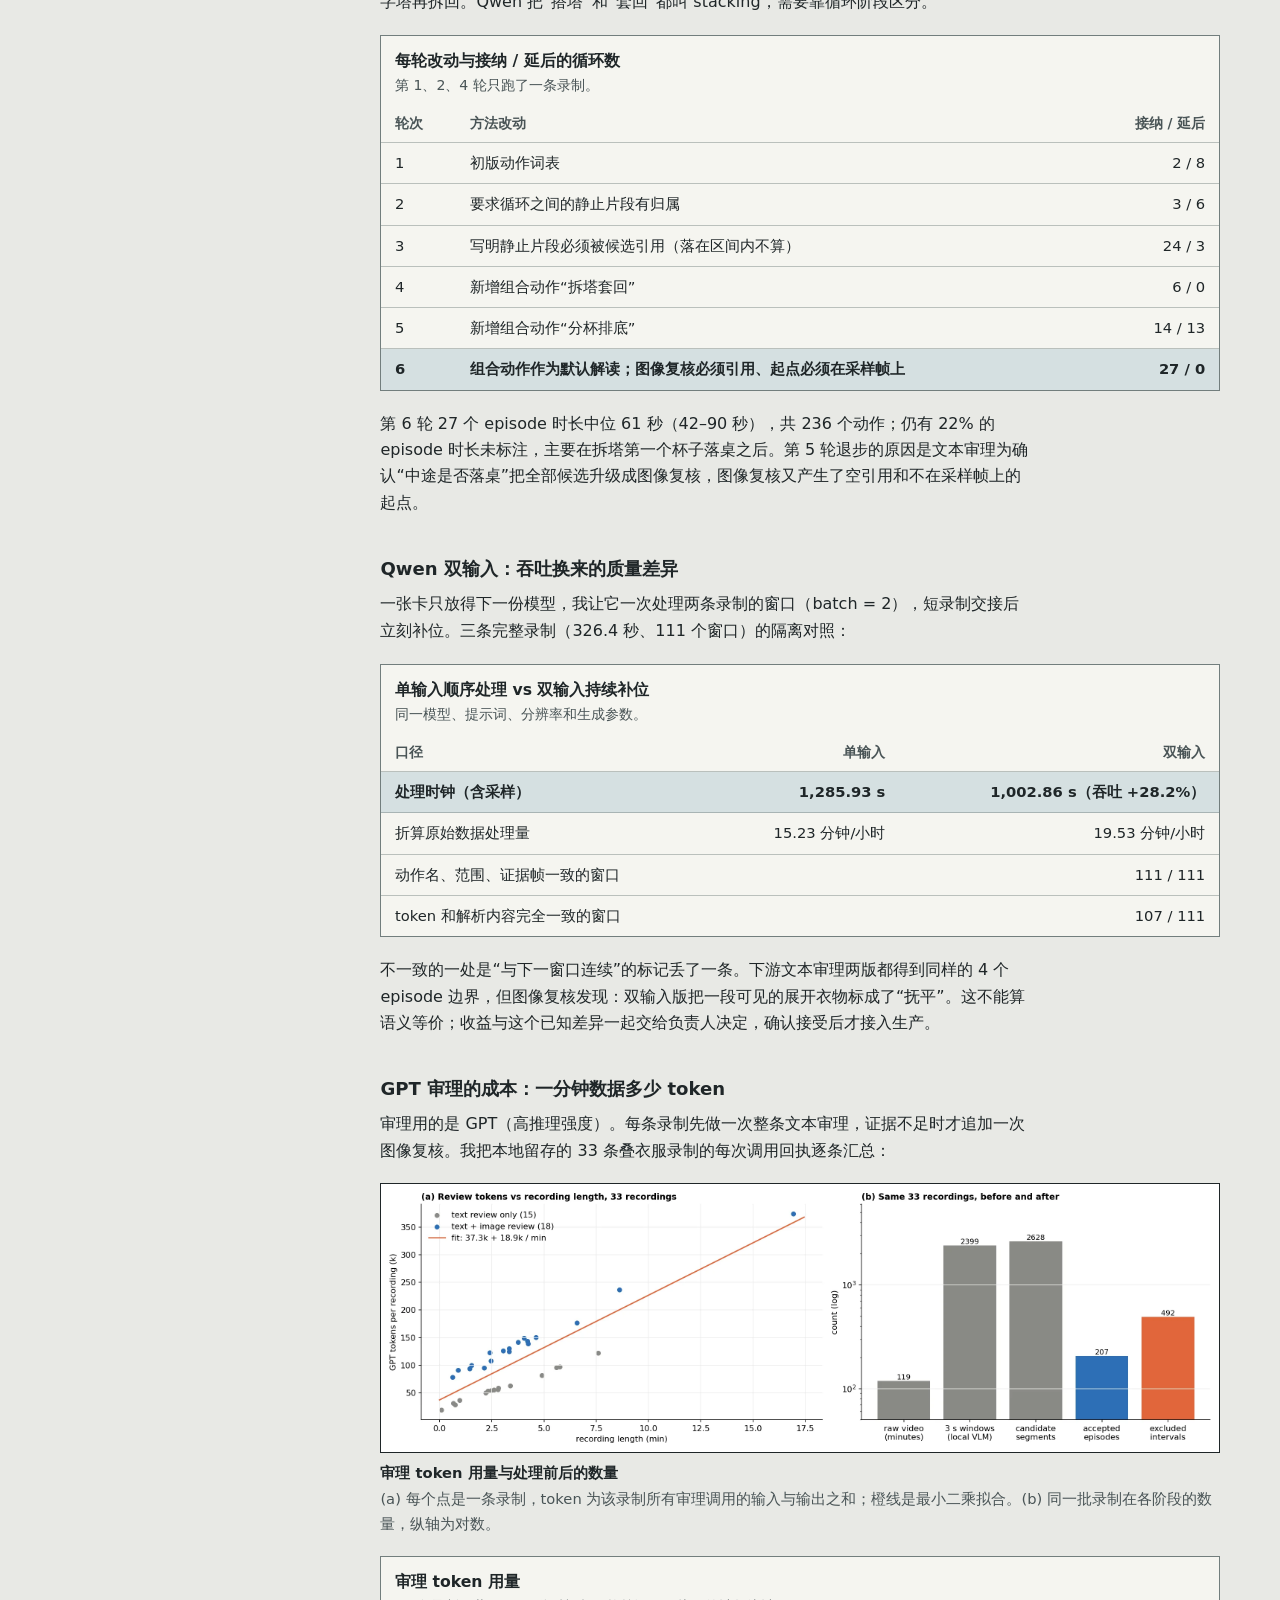
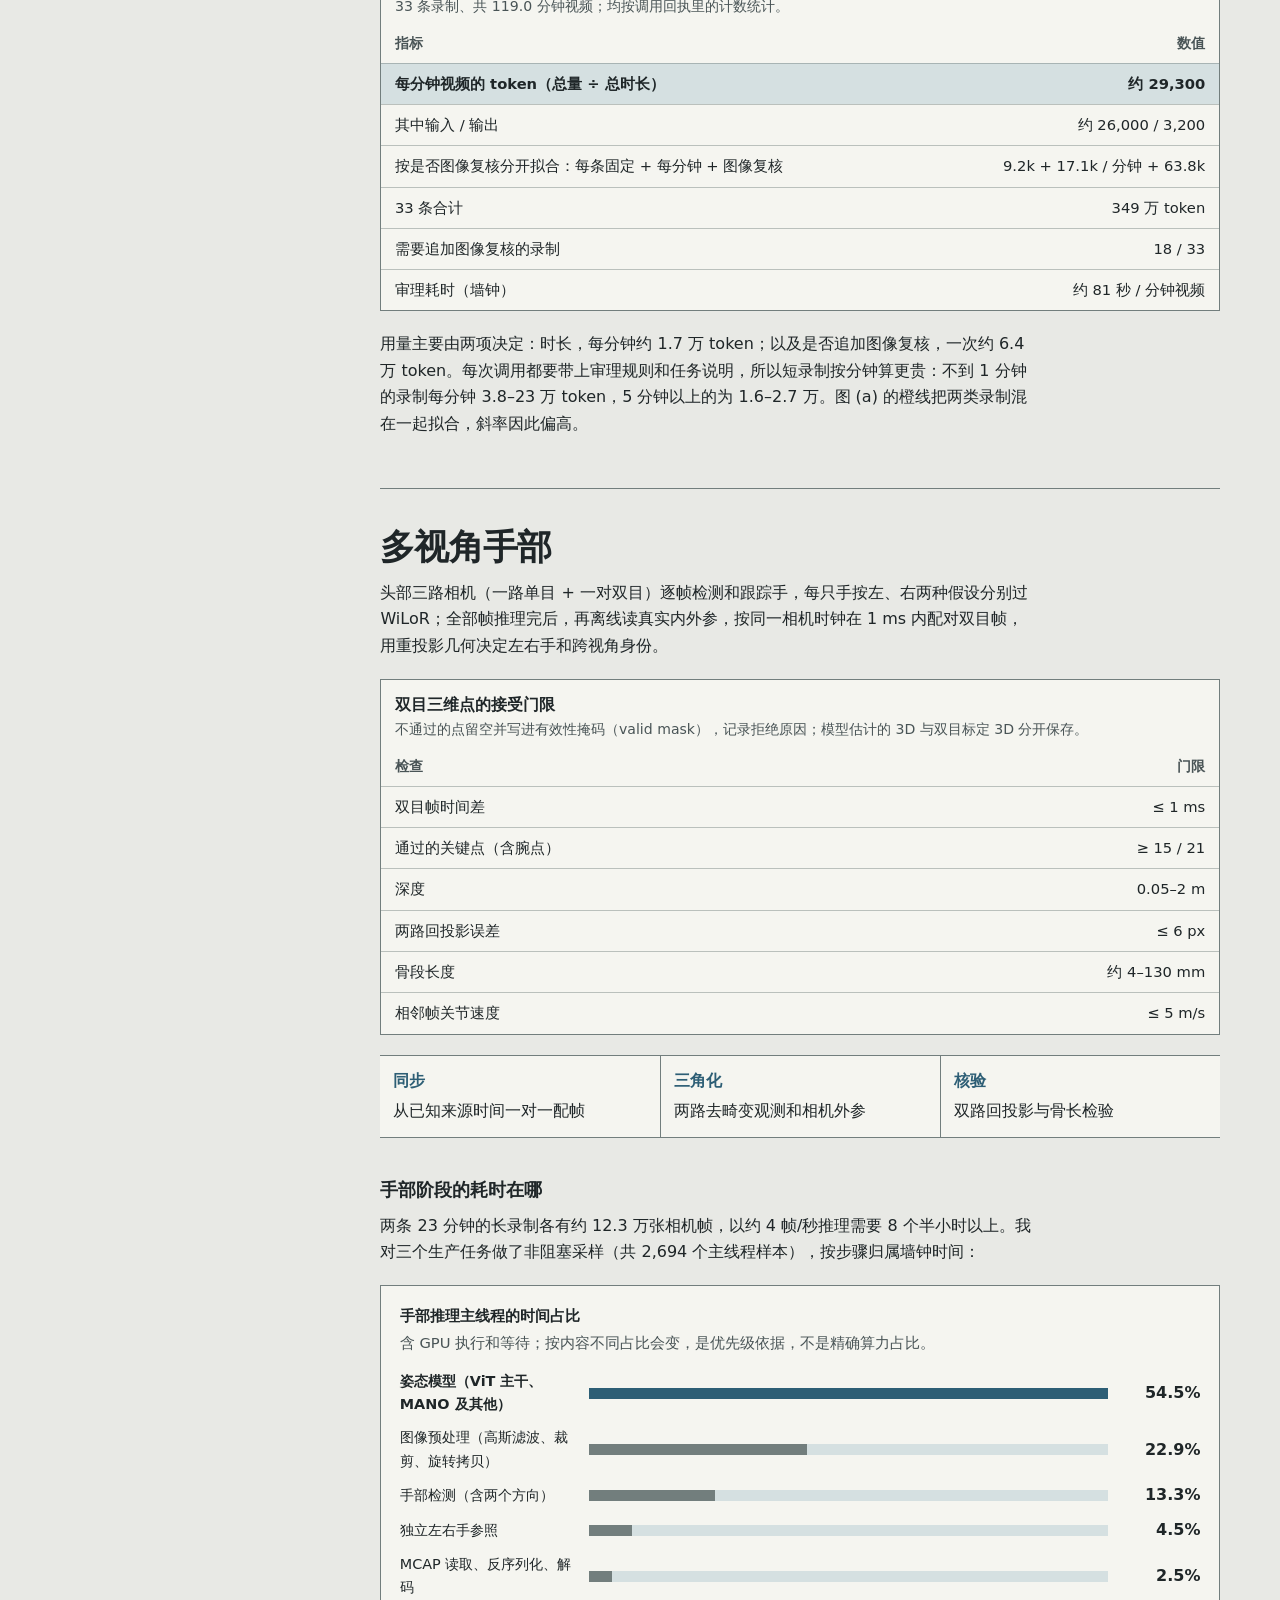
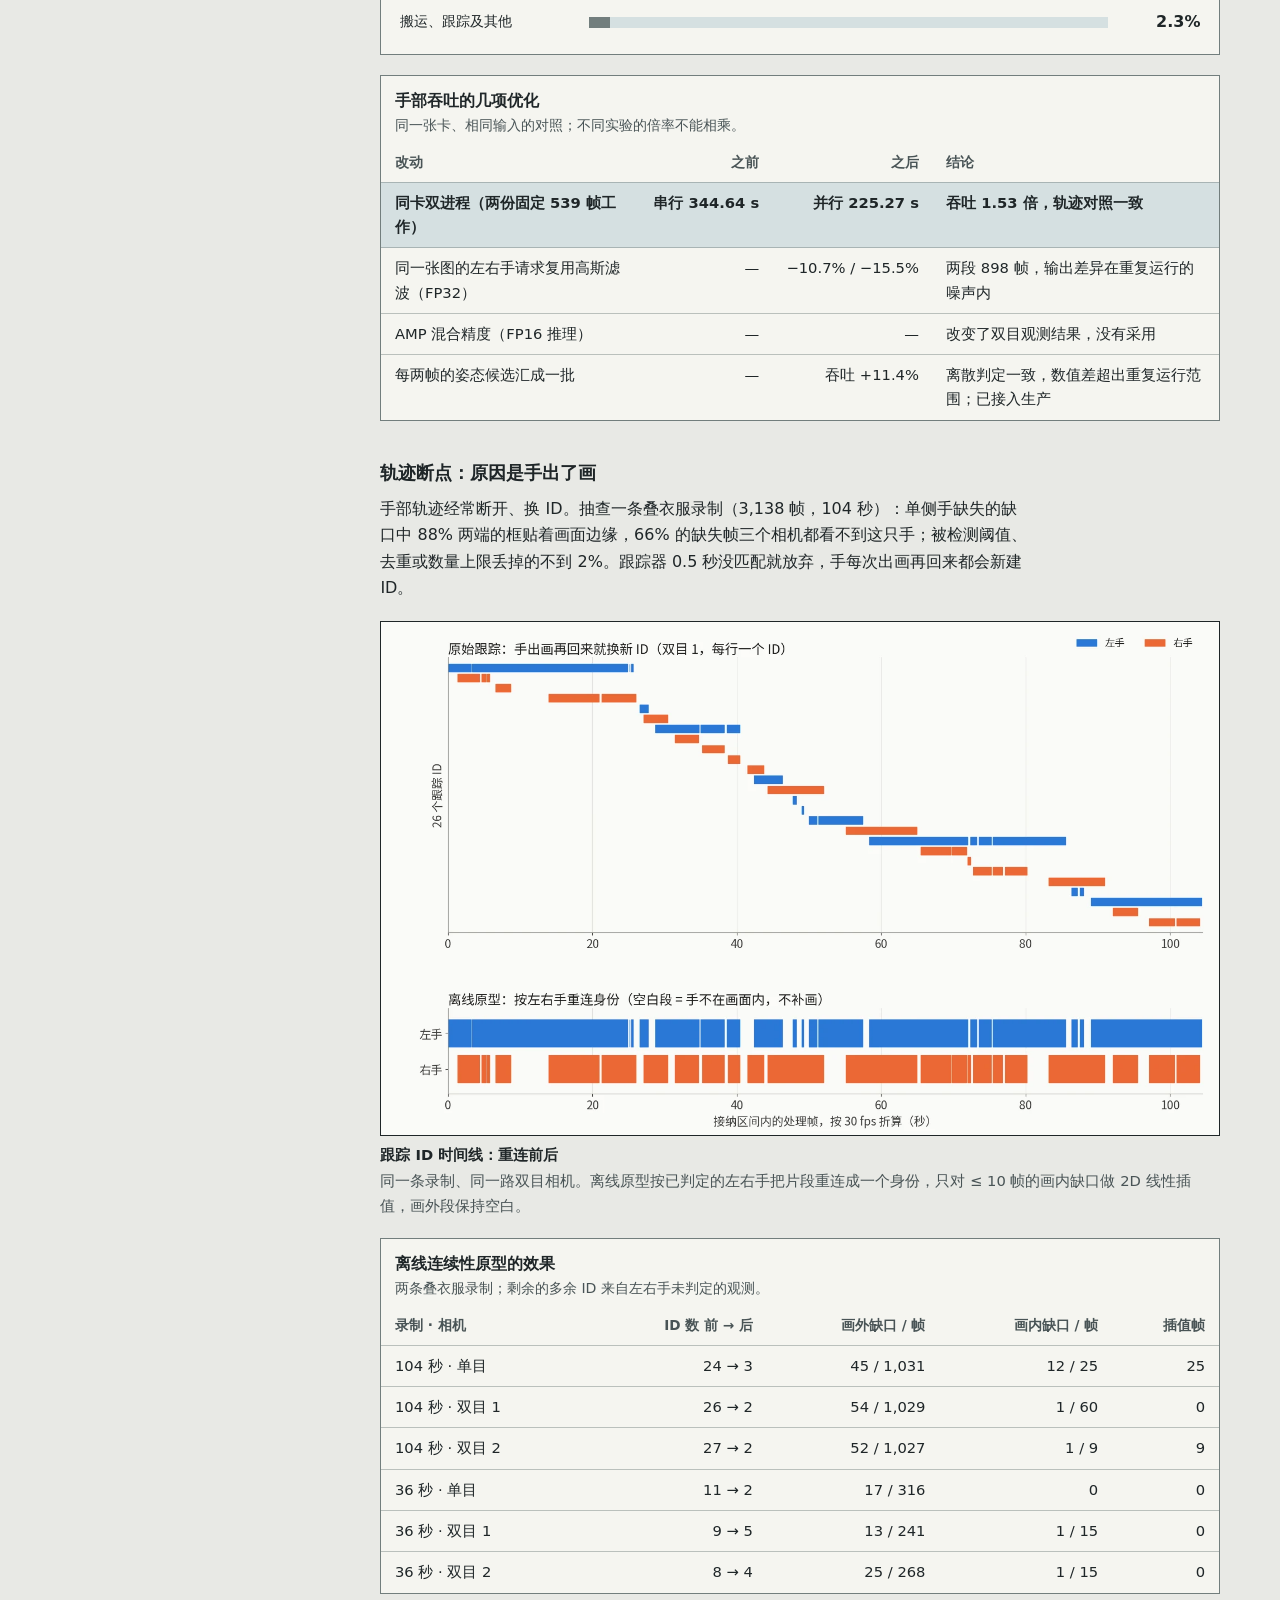
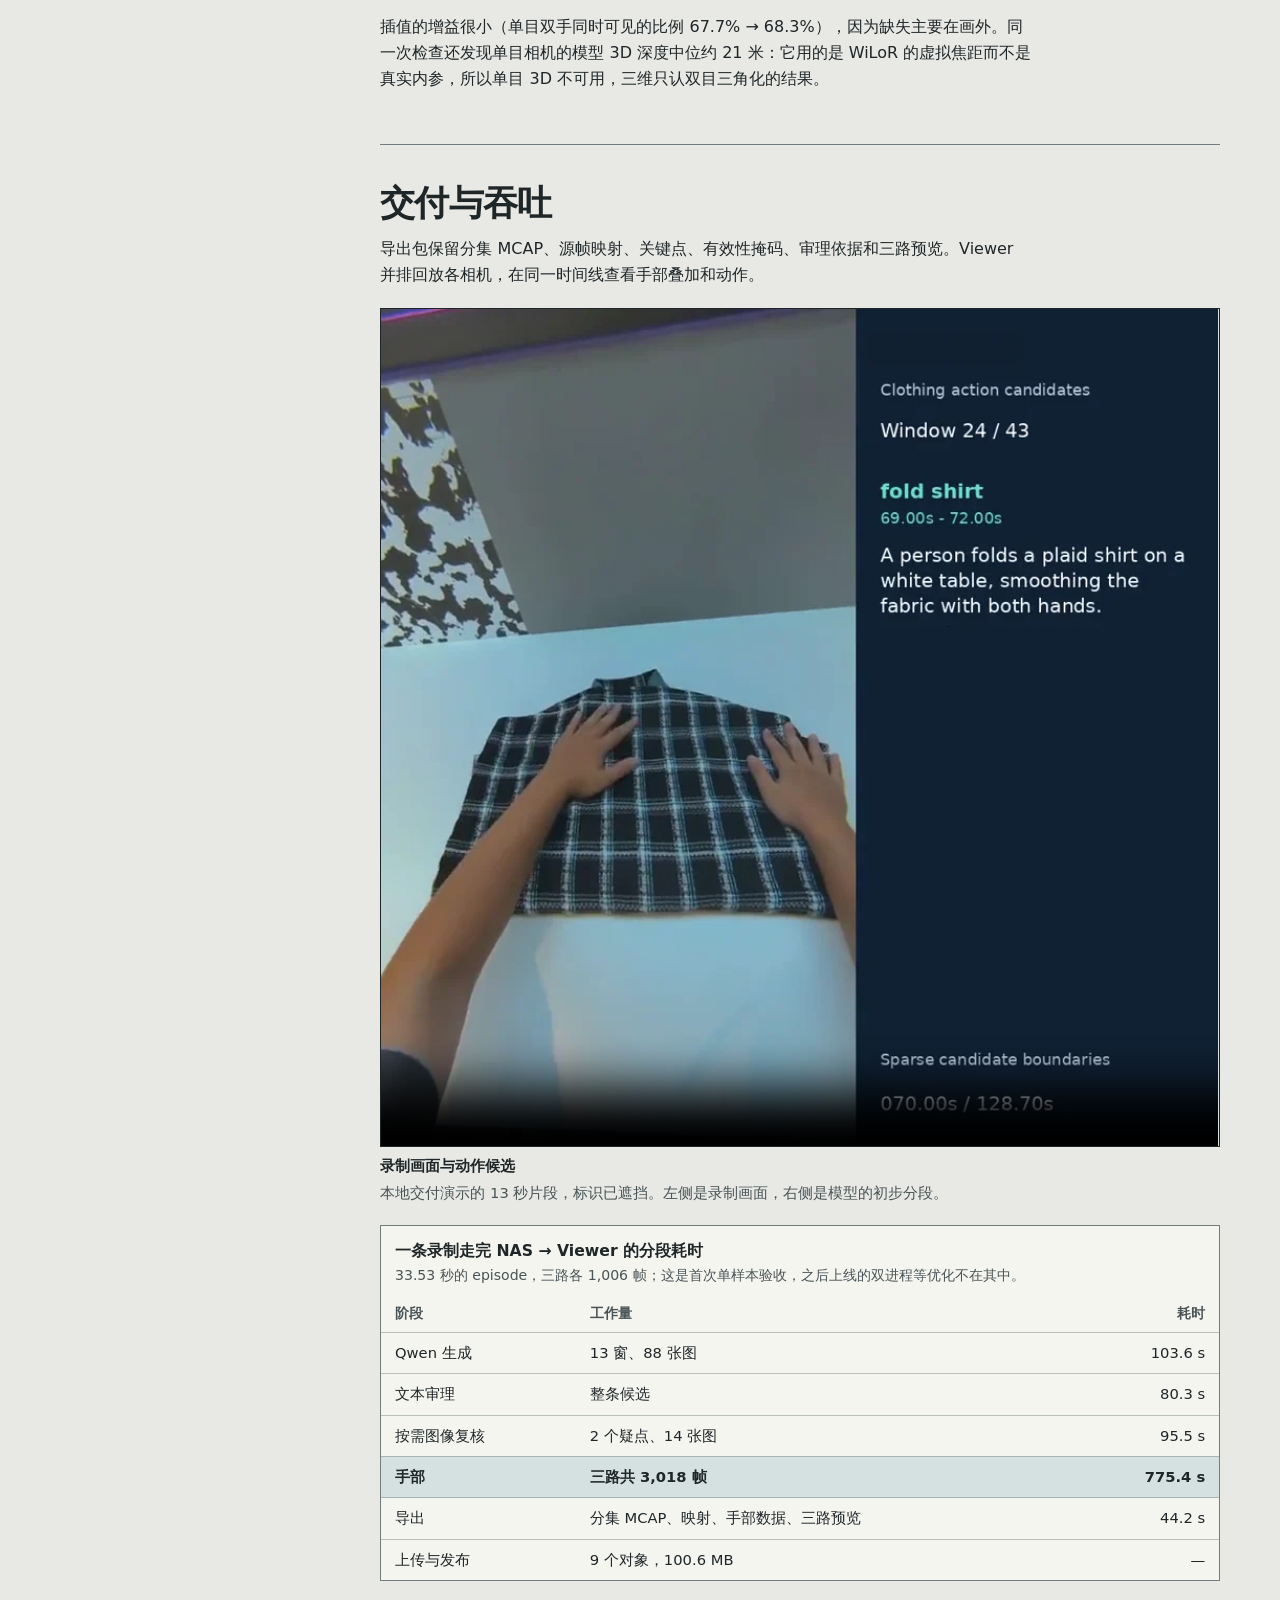
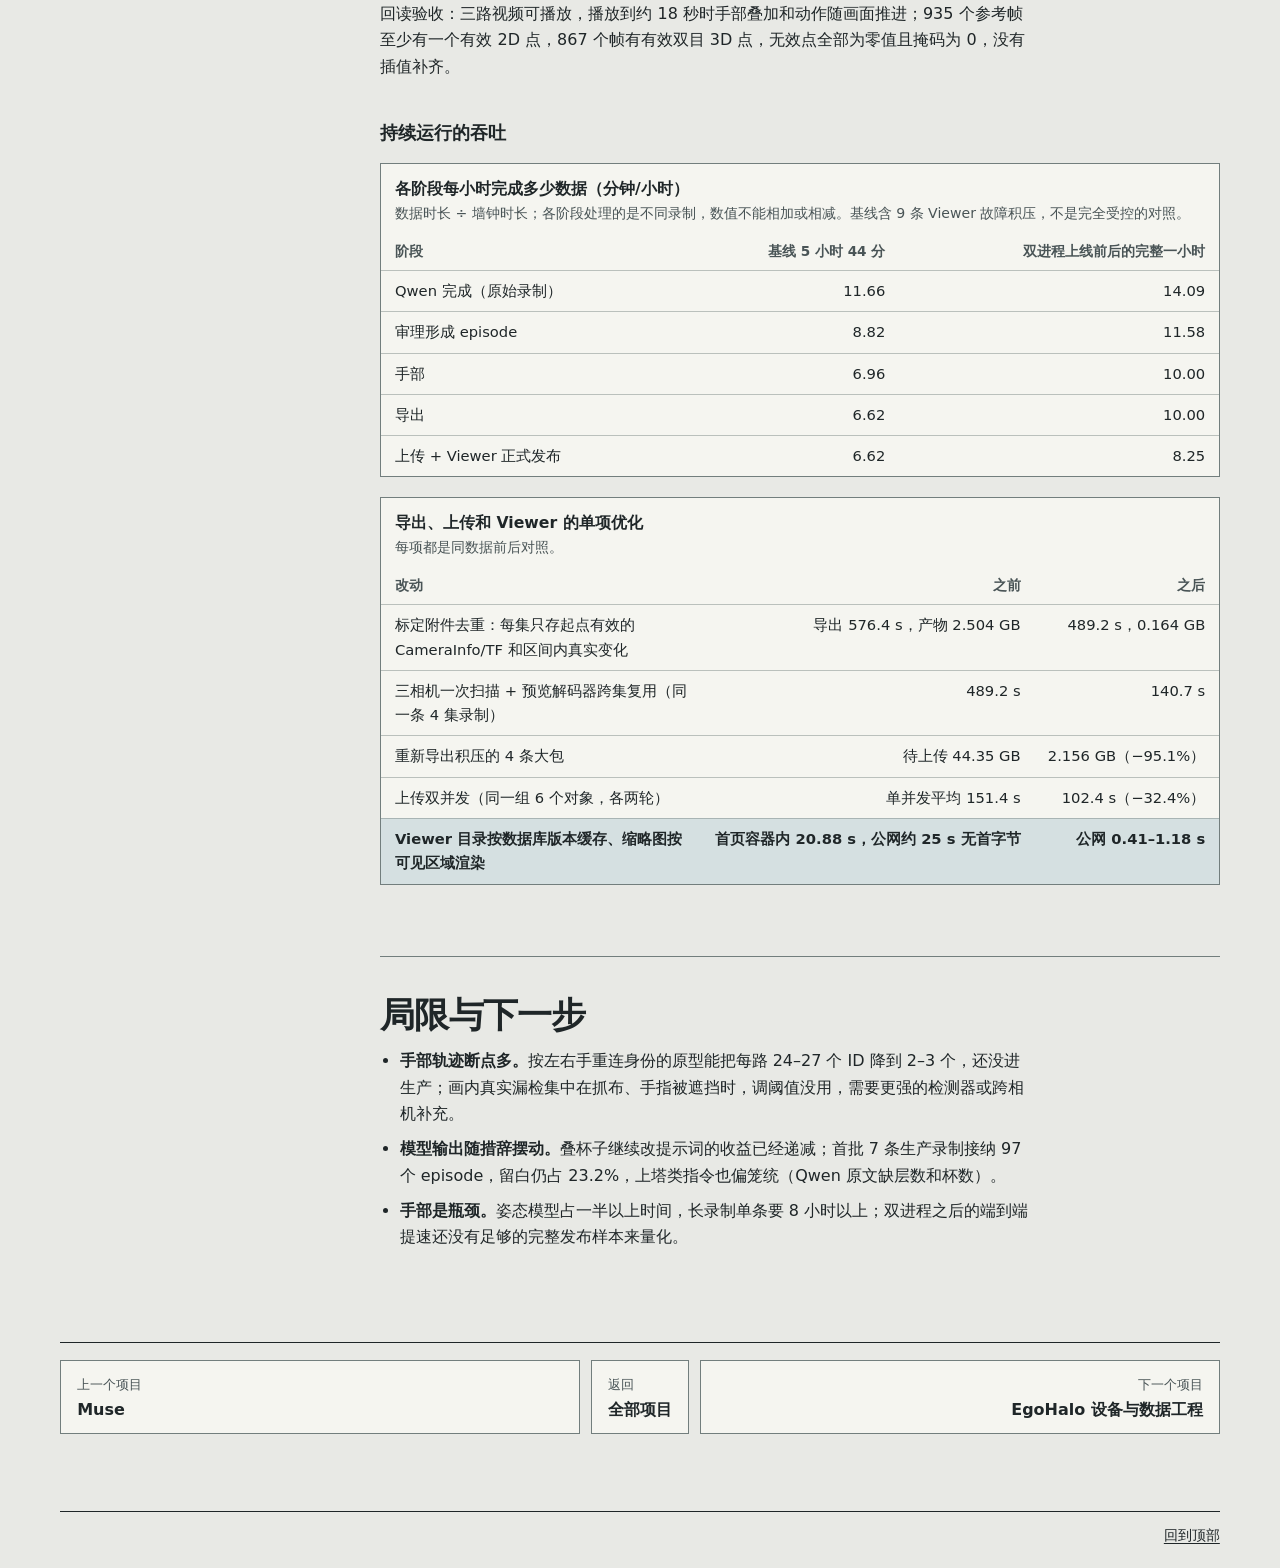
<file: projects/ego-data-pipeline/index.html>
<!doctype html>
<html lang="zh-CN">
  <head>
    <meta charset="utf-8">
    <meta name="viewport" content="width=device-width, initial-scale=1">
    <meta name="text-scale" content="scale">
    <meta name="color-scheme" content="light dark">
    <meta name="theme-color" content="#e8e9e5" media="(prefers-color-scheme: light)">
    <meta name="theme-color" content="#181e21" media="(prefers-color-scheme: dark)">
    <meta name="referrer" content="strict-origin-when-cross-origin">
    <meta name="description" content="把第一视角录制自动处理成带动作标注和手部三维关键点的数据集。Qwen 先给动作候选，审理按整条记录核对，证据不足时才回看疑点附近的图像。">
    <meta property="og:type" content="article">
    <meta property="og:title" content="Ego Data Pipeline · 牛牧">
    <meta property="og:description" content="第一视角录制到动作标注、手部三维和 Viewer 的自动化流水线。">
    <meta property="og:image" content="https://nusniumu.github.io/assets/project-media/ego-action-review.webp">
    <title>Ego Data Pipeline · 牛牧</title>
    <link rel="canonical" href="https://nusniumu.github.io/projects/ego-data-pipeline/">
    <link rel="icon" href="../../assets/mark.png" type="image/png">
    <link rel="stylesheet" href="../../assets/site.css?v=b49bae4f">
    <script src="../../assets/case.js?v=6579f5e5" defer></script>
  </head>
  <body id="top">
    <a class="skip-link" href="#main">跳到正文</a>
    <header class="shell masthead">
      <a class="brand" href="../../" aria-label="牛牧首页"><span aria-hidden="true">牛</span></a>
      <nav aria-label="主导航">
        <ul class="nav-list">
          <li><a href="../../#featured">代表作</a></li>
          <li><a href="../../#projects">全部项目</a></li>
          <li><a href="../../#about">关于</a></li>
          <li><a href="../../#contact">联系</a></li>
          <li><a href="https://github.com/NUSNiuMu">GitHub</a></li>
        </ul>
      </nav>
    </header>
    <main id="main" class="shell case-shell insight-case insight-v1 portfolio-case" tabindex="-1">
      <header class="insight-hero">
        <div class="case-title">
          <h1 lang="en">Ego Data Pipeline</h1>
          <p class="lead">我把第一视角录制自动处理成带动作标注和手部三维关键点的数据集。Qwen 先给动作候选，审理按整条记录核对，证据不足时才回看疑点附近的图像；每个结果都能追回源帧。</p>
          <div class="actions"><a class="button primary" href="#review">看动作分段与复核</a><a class="button" href="#hand">看手部处理</a></div>
        </div>
        <figure class="case-media">
          <video class="sample-video" controls playsinline preload="none" poster="../../assets/project-media/ego-action-review.webp" width="800" height="800" aria-label="录制画面与动作候选">
            <source src="../../assets/project-media/ego-action-review.mp4" type="video/mp4">
            <a href="../../assets/project-media/ego-action-review.mp4">打开视频 · 录制画面与动作候选</a>
          </video>
          <figcaption><strong class="insight-media-title">录制画面与动作候选</strong>本地交付演示的 13 秒片段，标识已遮挡。左侧是录制画面，右侧是模型的初步分段。</figcaption>
        </figure>
      </header>

<!-- build:metrics -->
      <dl class="key-metrics" aria-label="关键指标"><div><dt>已发布 184.5 小时第一视角数据</dt><dd>20.8K 个 episode</dd></div><div><dt>GPT 审理每分钟视频的用量</dt><dd>约 2.9 万 token / 分钟</dd></div><div><dt>33 条录制的处理前后</dt><dd>119 分钟 → 207 个 episode</dd></div></dl>
<!-- /build:metrics -->
      <dl class="case-summary" aria-label="项目摘要">
        <div><dt>做什么</dt><dd>多相机第一视角录制 → 动作区间、手部三维关键点、导出包和 Viewer 回放</dd></div>
        <div><dt>我做的</dt><dd>采样与分窗、Qwen 动作分段与审理规则、双目手部三角化、导出发布，以及按阶段回执续跑</dd></div>
        <div><dt>技术栈</dt><dd>MCAP · Qwen3.5-9B · WiLoR/MANO · 双目三角化 · Python 常驻服务 · 多 GPU 调度</dd></div>
        <div><dt>规模</dt><dd>11 月 27 日 Viewer 已发布 1.4K 条采集、20.8K 个 episode、184.5 小时数据；GPT 审理每分钟视频约 2.9 万 token</dd></div>
        <div class="summary-key"><dt>难点与解决</dt><dd>模型分段随措辞摆动。我让文本审理把相邻窗口拼回整条记录核对，只在证据不足的疑点请求额外图像，并保留父候选 ID 以便追溯。</dd></div>
        <div><dt>目前进展</dt><dd>叠衣服持续自动运行；叠杯子 1,643 条录制已登记，首批 2 条录制、11 个 episode 已发布。</dd></div>
      </dl>

      <div class="case-layout">
        <nav class="toc" aria-label="章节目录">
          <ul>
            <li><a href="#methods">方法一览</a></li>
            <li><a href="#before-after">处理前后</a></li>
            <li><a href="#input">按源时间戳采样</a></li>
            <li><a href="#review">动作分段与证据复核</a></li>
            <li><a href="#hand">多视角手部</a></li>
            <li><a href="#deliver">交付与吞吐</a></li>
            <li><a href="#next">局限与下一步</a></li>
          </ul>
        </nav>
        <div class="case-text">
          <section class="chapter" id="methods" tabindex="-1">
            <h2>方法一览</h2>
            <ol class="insight-flow" role="list"><li><strong>前段</strong><span>NAS 下载 → CPU 解码采样 → Qwen 给动作候选</span></li><li><strong>审理</strong><span>整条文本审理 → 疑点按需看图 → 接纳 episode</span></li><li><strong>下游</strong><span>手部 2D/3D → 导出 → 对象存储 → Viewer 发布</span></li></ol>
            <figure class="data-table"><table><caption><strong>流水线里用到的模型和方法</strong>模型均为现成权重，未做训练或微调。</caption><thead><tr><th>方法</th><th>怎么工作</th><th>输入 / 条件</th><th>出处</th></tr></thead><tbody>
              <tr><td>Qwen3.5-9B</td><td>开源视觉语言模型：看一组图像，按提示词输出结构化 JSON（动作名、起止帧、证据帧、疑点）</td><td>每 3 秒窗口约 7 张 544×960 JPEG；FP16，单张 24 GiB 显卡放一份模型（参数约 17.5 GiB）</td><td>Qwen 开源模型</td></tr>
              <tr><td>文本审理</td><td>固定版本的大语言模型按规则文档（skill）读整条录制的全部候选，检查任务边界、动作顺序和完成条件，输出接纳 / 待复核</td><td>只读 Qwen 的文字输出，不看图</td><td>自写规则</td></tr>
              <tr><td>按需图像复核</td><td>同一模型只看疑点半开区间内的真实采样图，可拆分、合并候选或标为待审理</td><td>疑点范围；没有提示帧时确定性取首、中、末三张</td><td>自写规则</td></tr>
              <tr><td>WiLoR</td><td>Transformer 手部重建模型，从手部裁图回归 MANO 参数，得到 21 个关键点的 2D 和局部 3D</td><td>扩大 2 倍的手框，仿射裁成 256×256；FP32</td><td>Potamias 等，CVPR 2025</td></tr>
              <tr><td>MANO</td><td>参数化手部网格模型：少量姿态 / 形状参数生成整只手的网格和关节</td><td>WiLoR 输出的参数</td><td>Romero 等，2017</td></tr>
              <tr><td>MediaPipe HandLandmarker</td><td>轻量手部关键点模型，这里只当独立的左右手参照</td><td>每相机每 10 帧调用一次</td><td>MediaPipe 开源</td></tr>
              <tr><td>双目三角化</td><td>同一时刻左右目的 2D 关键点去畸变后，用标定外参求三维点</td><td>两路采集时间差 ≤ 1 ms；真实内外参</td><td>—</td></tr>
              <tr><td>动态规划手性平滑</td><td>在半秒窗口里综合检测、几何和独立参照的证据，求左右手标签序列的最优解，抑制左右来回翻</td><td>单佩戴者、同时可见的两只手应异侧；证据不足保留 unknown</td><td>—</td></tr>
              <tr><td>One Euro 滤波</td><td>截止频率随速度自适应的低通：慢时去抖，快时少滞后；正反向各跑一遍</td><td>连续的 2D 轨迹；帧间隔超过 1.5 倍时断开，不补造</td><td>Casiez 等，2012</td></tr>
            </tbody></table></figure>
            <p>本页的 episode 指一次完整任务循环（例如叠好一件衣服），是数据集的基本单元；Take 指一次录制，一条 Take 通常含多个 episode。MCAP 是带索引的多话题日志格式，录制的原始数据就是 MCAP。</p>
          </section>

          <section class="chapter" id="before-after" tabindex="-1">
            <h2>处理前后</h2>
            <p>处理前，一条录制就是一个连续的 MCAP：三路相机画面、IMU 和时间戳，没有任何标注，也不知道哪段是有效操作。处理后，它被切成若干个 episode，每个 episode 带任务描述、按时间排好的原子动作、每帧的双手 21 关节关键点（双目三维、单目二维分别标明），以及被剔除区间的理由，导出为 LeRobot 格式。截至 11 月 27 日，Viewer 上已发布 1.4K 条采集、20.8K 个 episode、184.5 小时数据。</p>
            <figure class="case-media">
              <a class="screenshot-link" href="../../assets/project-media/egp-viewer-frame.webp" aria-label="打开原图：Viewer 中的一帧"><img src="../../assets/project-media/egp-viewer-frame.webp" width="900" height="265" loading="lazy" decoding="async" alt="Viewer 并排显示同一时刻的三路画面：头部 RGB、左目、右目，桌上一件花衬衫，双手按在衣服上，蓝色左手、橙色右手的关键点骨架叠加在画面上并标注为 stereo。右侧任务信息：任务名“Smooth the garment with both hands.”，时间 00:08–00:11，动作标签 smooth_garment。"></a>
              <figcaption><strong class="insight-media-title">处理后：一帧画面上的标注</strong>同一 episode 第 290 帧的三路画面，叠加双手关键点（stereo 为双目三维、monocular 为单目二维）；右侧是这一时刻所在的原子动作及其时间范围。</figcaption>
            </figure>
            <figure class="case-media">
              <a class="screenshot-link" href="../../assets/project-media/egp-viewer-timeline.webp" aria-label="打开原图：标注时间轴"><img src="../../assets/project-media/egp-viewer-timeline.webp" width="925" height="316" loading="lazy" decoding="async" alt="标注时间轴，横轴 0 到 23 秒。上方一条蓝色长条是 episode 任务“Fold one garment.”，下方橙色短块是原子动作：两段 smooth_garment、一段 adjust_folded_garment 和末尾一段 adjust 开头的动作，动作之间有未标注的空隙。"></a>
              <figcaption><strong class="insight-media-title">处理后：一个 episode 的标注时间轴</strong>上层是 episode 任务，下层是原子动作；动作之间的空白是审理认定不属于任何动作、被显式标为未标注的区间。</figcaption>
            </figure>
            <figure class="data-table"><table><caption><strong>同一批 33 条叠衣服录制的处理前后</strong></caption><thead><tr><th>阶段</th><th class="num">数量</th><th>说明</th></tr></thead><tbody>
              <tr><td>原始录制</td><td class="num">119.0 分钟</td><td>33 个连续 MCAP，无标注</td></tr>
              <tr><td>本地大模型窗口</td><td class="num">2,399</td><td>每窗 3 秒、步长 0.5 秒，送本地 Qwen</td></tr>
              <tr><td>动作候选</td><td class="num">2,628</td><td>窗口之间互不知情，存在重复和边界冲突</td></tr>
              <tr class="is-best"><td>审理后的 episode</td><td class="num">207</td><td>另有 2 个待复核</td></tr>
              <tr><td>剔除的区间</td><td class="num">492</td><td>每个都写明理由，例如“完成后把叠好的衣服拿走”“无手的静止”</td></tr>
            </tbody></table></figure>
          </section>

          <section class="chapter" id="input" tabindex="-1">
            <h2>按源时间戳采样</h2>
            <p>录制从 NAS（网络存储）进入，按源内容哈希查重，已发布的来源直接跳过。采样以参考相机的源时间戳为准：从首个 header 时间起按 3 秒半开窗口 [t, t+3) 切分，每 0.5 秒取不早于目标时间的第一个实际解码帧，再补窗口末帧并去重，末尾不足 3 秒的窗口也保留。每张图都能回查源帧号和时间。</p>
            <ol class="insight-flow" role="list"><li><strong>MCAP</strong><span>按参考相机源时间解码</span></li><li><strong>取样</strong><span>3 秒分窗，0.5 秒取帧</span></li><li><strong>模型输入</strong><span>图像、窗口和源帧映射</span></li></ol>
            <figure class="case-media">
              <a class="screenshot-link" href="../../assets/project-media/ego-sample-frames.jpg" aria-label="打开原图 · 动作附近的候选图像"><img src="../../assets/project-media/ego-sample-frames.jpg" width="1050" height="1230" loading="lazy" decoding="async" alt="叠衣动作的连续采样图，每张上方有源时间和帧号。"></a>
              <figcaption><strong class="insight-media-title">动作附近的候选图像</strong>每张上方是源时间和帧号，可定位回实际录制。</figcaption>
            </figure>
            <h3>输入分辨率与提示词：试过的替代方案</h3>
            <p>为了提速，我试过把图缩到 384×672（每窗视觉 token 从 3,570 降到 1,764）并同时缩短提示词。三个历史窗口的对照：</p>
            <figure class="data-table"><table><caption><strong>同一模型、同一批源帧的三种输入</strong>“动作段”是模型输出的动作数量；JSON 格式有效不等于内容有效。</caption><thead><tr><th>配置</th><th class="num">窗口 0</th><th class="num">窗口 10</th><th class="num">窗口 20</th><th class="num">三窗重复请求耗时</th></tr></thead><tbody>
              <tr><td>544×960 + 完整提示词（原配置）</td><td class="num">2 段</td><td class="num">1 段</td><td class="num">2 段</td><td class="num">28.708 s</td></tr>
              <tr><td>384×672 + 短提示词</td><td class="num">2 段</td><td class="num">0 段（漏动作）</td><td class="num">0 段（漏动作）</td><td class="num">—</td></tr>
              <tr class="is-best"><td>384×672 + 完整提示词</td><td class="num">2 段</td><td class="num">1 段</td><td class="num">2 段</td><td class="num">25.003 s（−12.9%）</td></tr>
            </tbody></table></figure>
            <p>短提示词版本在窗口 10、20 输出空数组，画面里却明确有抚平、折叠和折袖，低耗时来自“什么都没说”。恢复完整提示词后边界、证据帧与原结果一致。只验证了三个窗口，生产仍用 544×960。</p>
          </section>

          <section class="chapter" id="review" tabindex="-1">
            <h2>动作分段与证据复核</h2>
            <p>Qwen 对每个窗口给出动作候选，窗口之间互不知情。文本审理把相邻窗口拼回整条记录，检查任务边界、动作顺序和完成条件；证据不足时才请求疑点范围内的采样图，可以拆分、合并或记为待审理，并在输出里保留父候选 ID（source_episode_ids）。</p>
            <dl class="insight-facts"><div><dt>时间约束</dt><dd>用源帧半开区间检查重叠与越界，保留真实短动作和显式留白（允许 episode 内部有不命名的空档）。</dd></div><div><dt>异常恢复</dt><dd>局部错误独立记录，其余合格 episode 继续；网络或服务容量这类暂态失败按 60 / 300 秒最多再试两次。恢复按阶段回执复用已通过的结果。</dd></div><div><dt>实录抽查</dt><dd>一条录制 13 个窗口、88 张图；两个疑点额外复核 14 张图，最终接纳 1 个 episode，含 7 个命名动作与 3 段留白。</dd></div></dl>
            <h3>叠杯子：审理规则怎么迭代</h3>
            <p>接入叠杯子时，我用 5 条 5–8 分钟的录制（Qwen 630 个窗口全部有效；另 1 条源文件首个数据块损坏、0 条消息可读）迭代审理方法。每个循环约 60 秒：搭成 10 杯 4-3-2-1 金字塔再拆回。Qwen 把“搭塔”和“套回”都叫 stacking，需要靠循环阶段区分。</p>
            <figure class="data-table"><table><caption><strong>每轮改动与接纳 / 延后的循环数</strong>第 1、2、4 轮只跑了一条录制。</caption><thead><tr><th>轮次</th><th>方法改动</th><th class="num">接纳 / 延后</th></tr></thead><tbody>
              <tr><td>1</td><td>初版动作词表</td><td class="num">2 / 8</td></tr>
              <tr><td>2</td><td>要求循环之间的静止片段有归属</td><td class="num">3 / 6</td></tr>
              <tr><td>3</td><td>写明静止片段必须被候选引用（落在区间内不算）</td><td class="num">24 / 3</td></tr>
              <tr><td>4</td><td>新增组合动作“拆塔套回”</td><td class="num">6 / 0</td></tr>
              <tr><td>5</td><td>新增组合动作“分杯排底”</td><td class="num">14 / 13</td></tr>
              <tr class="is-best"><td>6</td><td>组合动作作为默认解读；图像复核必须引用、起点必须在采样帧上</td><td class="num">27 / 0</td></tr>
            </tbody></table></figure>
            <p>第 6 轮 27 个 episode 时长中位 61 秒（42–90 秒），共 236 个动作；仍有 22% 的 episode 时长未标注，主要在拆塔第一个杯子落桌之后。第 5 轮退步的原因是文本审理为确认“中途是否落桌”把全部候选升级成图像复核，图像复核又产生了空引用和不在采样帧上的起点。</p>
            <h3>Qwen 双输入：吞吐换来的质量差异</h3>
            <p>一张卡只放得下一份模型，我让它一次处理两条录制的窗口（batch = 2），短录制交接后立刻补位。三条完整录制（326.4 秒、111 个窗口）的隔离对照：</p>
            <figure class="data-table"><table><caption><strong>单输入顺序处理 vs 双输入持续补位</strong>同一模型、提示词、分辨率和生成参数。</caption><thead><tr><th>口径</th><th class="num">单输入</th><th class="num">双输入</th></tr></thead><tbody>
              <tr class="is-best"><td>处理时钟（含采样）</td><td class="num">1,285.93 s</td><td class="num">1,002.86 s（吞吐 +28.2%）</td></tr>
              <tr><td>折算原始数据处理量</td><td class="num">15.23 分钟/小时</td><td class="num">19.53 分钟/小时</td></tr>
              <tr><td>动作名、范围、证据帧一致的窗口</td><td class="num" colspan="2">111 / 111</td></tr>
              <tr><td>token 和解析内容完全一致的窗口</td><td class="num" colspan="2">107 / 111</td></tr>
            </tbody></table></figure>
            <p>不一致的一处是“与下一窗口连续”的标记丢了一条。下游文本审理两版都得到同样的 4 个 episode 边界，但图像复核发现：双输入版把一段可见的展开衣物标成了“抚平”。这不能算语义等价；收益与这个已知差异一起交给负责人决定，确认接受后才接入生产。</p>
            <h3>GPT 审理的成本：一分钟数据多少 token</h3>
            <p>审理用的是 GPT（高推理强度）。每条录制先做一次整条文本审理，证据不足时才追加一次图像复核。我把本地留存的 33 条叠衣服录制的每次调用回执逐条汇总：</p>
            <figure class="case-media">
              <a class="screenshot-link" href="../../assets/project-media/egp-review-tokens.webp" aria-label="打开原图：审理 token 用量"><img src="../../assets/project-media/egp-review-tokens.webp" width="2250" height="720" loading="lazy" decoding="async" alt="(a) 散点图，横轴录制时长 0 到 17 分钟，纵轴每条录制的 GPT token 数（千）。灰点是只做文本审理的 15 条，蓝点是加了图像复核的 18 条，蓝点整体高约 40 到 60 千。橙色拟合线：37.3 千 加 每分钟 18.9 千。最长的一条 17 分钟用了约 374 千。(b) 对数柱状图：原始视频 119 分钟、3 秒窗口 2,399 个、动作候选 2,628 个、审理后 episode 207 个、剔除区间 492 个。"></a>
              <figcaption><strong class="insight-media-title">审理 token 用量与处理前后的数量</strong>(a) 每个点是一条录制，token 为该录制所有审理调用的输入与输出之和；橙线是最小二乘拟合。(b) 同一批录制在各阶段的数量，纵轴为对数。</figcaption>
            </figure>
            <figure class="data-table"><table><caption><strong>审理 token 用量</strong>33 条录制、共 119.0 分钟视频；均按调用回执里的计数统计。</caption><thead><tr><th>指标</th><th class="num">数值</th></tr></thead><tbody>
              <tr class="is-best"><td>每分钟视频的 token（总量 ÷ 总时长）</td><td class="num">约 29,300</td></tr>
              <tr><td>其中输入 / 输出</td><td class="num">约 26,000 / 3,200</td></tr>
              <tr><td>按是否图像复核分开拟合：每条固定 + 每分钟 + 图像复核</td><td class="num">9.2k + 17.1k / 分钟 + 63.8k</td></tr>
              <tr><td>33 条合计</td><td class="num">349 万 token</td></tr>
              <tr><td>需要追加图像复核的录制</td><td class="num">18 / 33</td></tr>
              <tr><td>审理耗时（墙钟）</td><td class="num">约 81 秒 / 分钟视频</td></tr>
            </tbody></table></figure>
            <p>用量主要由两项决定：时长，每分钟约 1.7 万 token；以及是否追加图像复核，一次约 6.4 万 token。每次调用都要带上审理规则和任务说明，所以短录制按分钟算更贵：不到 1 分钟的录制每分钟 3.8–23 万 token，5 分钟以上的为 1.6–2.7 万。图 (a) 的橙线把两类录制混在一起拟合，斜率因此偏高。</p>
          </section>

          <section class="chapter" id="hand" tabindex="-1">
            <h2>多视角手部</h2>
            <p>头部三路相机（一路单目 + 一对双目）逐帧检测和跟踪手，每只手按左、右两种假设分别过 WiLoR；全部帧推理完后，再离线读真实内外参，按同一相机时钟在 1 ms 内配对双目帧，用重投影几何决定左右手和跨视角身份。</p>
            <figure class="data-table"><table><caption><strong>双目三维点的接受门限</strong>不通过的点留空并写进有效性掩码（valid mask），记录拒绝原因；模型估计的 3D 与双目标定 3D 分开保存。</caption><thead><tr><th>检查</th><th class="num">门限</th></tr></thead><tbody>
              <tr><td>双目帧时间差</td><td class="num">≤ 1 ms</td></tr>
              <tr><td>通过的关键点（含腕点）</td><td class="num">≥ 15 / 21</td></tr>
              <tr><td>深度</td><td class="num">0.05–2 m</td></tr>
              <tr><td>两路回投影误差</td><td class="num">≤ 6 px</td></tr>
              <tr><td>骨段长度</td><td class="num">约 4–130 mm</td></tr>
              <tr><td>相邻帧关节速度</td><td class="num">≤ 5 m/s</td></tr>
            </tbody></table></figure>
            <ol class="insight-flow" role="list"><li><strong>同步</strong><span>从已知来源时间一对一配帧</span></li><li><strong>三角化</strong><span>两路去畸变观测和相机外参</span></li><li><strong>核验</strong><span>双路回投影与骨长检验</span></li></ol>
            <h3>手部阶段的耗时在哪</h3>
            <p>两条 23 分钟的长录制各有约 12.3 万张相机帧，以约 4 帧/秒推理需要 8 个半小时以上。我对三个生产任务做了非阻塞采样（共 2,694 个主线程样本），按步骤归属墙钟时间：</p>
            <figure class="case-media bar-compare">
              <figcaption><strong class="insight-media-title">手部推理主线程的时间占比</strong>含 GPU 执行和等待；按内容不同占比会变，是优先级依据，不是精确算力占比。</figcaption>
              <dl>
                <div class="is-best"><dt>姿态模型（ViT 主干、MANO 及其他）</dt><dd><span class="bar-track" aria-hidden="true"><span style="inline-size:100%"></span></span><b>54.5%</b></dd></div>
                <div><dt>图像预处理（高斯滤波、裁剪、旋转拷贝）</dt><dd><span class="bar-track" aria-hidden="true"><span style="inline-size:42%"></span></span><b>22.9%</b></dd></div>
                <div><dt>手部检测（含两个方向）</dt><dd><span class="bar-track" aria-hidden="true"><span style="inline-size:24.4%"></span></span><b>13.3%</b></dd></div>
                <div><dt>独立左右手参照</dt><dd><span class="bar-track" aria-hidden="true"><span style="inline-size:8.3%"></span></span><b>4.5%</b></dd></div>
                <div><dt>MCAP 读取、反序列化、解码</dt><dd><span class="bar-track" aria-hidden="true"><span style="inline-size:4.6%"></span></span><b>2.5%</b></dd></div>
                <div><dt>搬运、跟踪及其他</dt><dd><span class="bar-track" aria-hidden="true"><span style="inline-size:4.2%"></span></span><b>2.3%</b></dd></div>
              </dl>
            </figure>
            <figure class="data-table"><table><caption><strong>手部吞吐的几项优化</strong>同一张卡、相同输入的对照；不同实验的倍率不能相乘。</caption><thead><tr><th>改动</th><th class="num">之前</th><th class="num">之后</th><th>结论</th></tr></thead><tbody>
              <tr class="is-best"><td>同卡双进程（两份固定 539 帧工作）</td><td class="num">串行 344.64 s</td><td class="num">并行 225.27 s</td><td>吞吐 1.53 倍，轨迹对照一致</td></tr>
              <tr><td>同一张图的左右手请求复用高斯滤波（FP32）</td><td class="num">—</td><td class="num">−10.7% / −15.5%</td><td>两段 898 帧，输出差异在重复运行的噪声内</td></tr>
              <tr><td>AMP 混合精度（FP16 推理）</td><td class="num">—</td><td class="num">—</td><td>改变了双目观测结果，没有采用</td></tr>
              <tr><td>每两帧的姿态候选汇成一批</td><td class="num">—</td><td class="num">吞吐 +11.4%</td><td>离散判定一致，数值差超出重复运行范围；已接入生产</td></tr>
            </tbody></table></figure>
            <h3>轨迹断点：原因是手出了画</h3>
            <p>手部轨迹经常断开、换 ID。抽查一条叠衣服录制（3,138 帧，104 秒）：单侧手缺失的缺口中 88% 两端的框贴着画面边缘，66% 的缺失帧三个相机都看不到这只手；被检测阈值、去重或数量上限丢掉的不到 2%。跟踪器 0.5 秒没匹配就放弃，手每次出画再回来都会新建 ID。</p>
            <figure class="case-media">
              <a class="screenshot-link" href="../../assets/project-media/ego-pipeline-hand-track-ids.webp" aria-label="打开原图：跟踪 ID 时间线，重连前后对比">
                <img src="../../assets/project-media/ego-pipeline-hand-track-ids.webp" width="1500" height="919" alt="上图：一路双目相机在 104 秒内出现 26 个跟踪 ID，每行一个，左手蓝色、右手橙色，片段在手出画处断开。下图：按左右手重连后只剩左手和右手两行，空白段是手不在画面内。" loading="lazy">
              </a>
              <figcaption><strong class="insight-media-title">跟踪 ID 时间线：重连前后</strong>同一条录制、同一路双目相机。离线原型按已判定的左右手把片段重连成一个身份，只对 ≤ 10 帧的画内缺口做 2D 线性插值，画外段保持空白。</figcaption>
            </figure>
            <figure class="data-table"><table><caption><strong>离线连续性原型的效果</strong>两条叠衣服录制；剩余的多余 ID 来自左右手未判定的观测。</caption><thead><tr><th>录制 · 相机</th><th class="num">ID 数 前 → 后</th><th class="num">画外缺口 / 帧</th><th class="num">画内缺口 / 帧</th><th class="num">插值帧</th></tr></thead><tbody>
              <tr><td>104 秒 · 单目</td><td class="num">24 → 3</td><td class="num">45 / 1,031</td><td class="num">12 / 25</td><td class="num">25</td></tr>
              <tr><td>104 秒 · 双目 1</td><td class="num">26 → 2</td><td class="num">54 / 1,029</td><td class="num">1 / 60</td><td class="num">0</td></tr>
              <tr><td>104 秒 · 双目 2</td><td class="num">27 → 2</td><td class="num">52 / 1,027</td><td class="num">1 / 9</td><td class="num">9</td></tr>
              <tr><td>36 秒 · 单目</td><td class="num">11 → 2</td><td class="num">17 / 316</td><td class="num">0</td><td class="num">0</td></tr>
              <tr><td>36 秒 · 双目 1</td><td class="num">9 → 5</td><td class="num">13 / 241</td><td class="num">1 / 15</td><td class="num">0</td></tr>
              <tr><td>36 秒 · 双目 2</td><td class="num">8 → 4</td><td class="num">25 / 268</td><td class="num">1 / 15</td><td class="num">0</td></tr>
            </tbody></table></figure>
            <p>插值的增益很小（单目双手同时可见的比例 67.7% → 68.3%），因为缺失主要在画外。同一次检查还发现单目相机的模型 3D 深度中位约 21 米：它用的是 WiLoR 的虚拟焦距而不是真实内参，所以单目 3D 不可用，三维只认双目三角化的结果。</p>
          </section>

          <section class="chapter" id="deliver" tabindex="-1">
            <h2>交付与吞吐</h2>
            <p>导出包保留分集 MCAP、源帧映射、关键点、有效性掩码、审理依据和三路预览。Viewer 并排回放各相机，在同一时间线查看手部叠加和动作。</p>
            <figure class="case-media">
              <video class="sample-video" controls playsinline preload="none" poster="../../assets/project-media/ego-action-review.webp" width="800" height="800" aria-label="录制画面与动作候选">
                <source src="../../assets/project-media/ego-action-review.mp4" type="video/mp4">
                <a href="../../assets/project-media/ego-action-review.mp4">打开视频 · 录制画面与动作候选</a>
              </video>
              <figcaption><strong class="insight-media-title">录制画面与动作候选</strong>本地交付演示的 13 秒片段，标识已遮挡。左侧是录制画面，右侧是模型的初步分段。</figcaption>
            </figure>
            <figure class="data-table"><table><caption><strong>一条录制走完 NAS → Viewer 的分段耗时</strong>33.53 秒的 episode，三路各 1,006 帧；这是首次单样本验收，之后上线的双进程等优化不在其中。</caption><thead><tr><th>阶段</th><th>工作量</th><th class="num">耗时</th></tr></thead><tbody>
              <tr><td>Qwen 生成</td><td>13 窗、88 张图</td><td class="num">103.6 s</td></tr>
              <tr><td>文本审理</td><td>整条候选</td><td class="num">80.3 s</td></tr>
              <tr><td>按需图像复核</td><td>2 个疑点、14 张图</td><td class="num">95.5 s</td></tr>
              <tr class="is-best"><td>手部</td><td>三路共 3,018 帧</td><td class="num">775.4 s</td></tr>
              <tr><td>导出</td><td>分集 MCAP、映射、手部数据、三路预览</td><td class="num">44.2 s</td></tr>
              <tr><td>上传与发布</td><td>9 个对象，100.6 MB</td><td class="num">—</td></tr>
            </tbody></table></figure>
            <p>回读验收：三路视频可播放，播放到约 18 秒时手部叠加和动作随画面推进；935 个参考帧至少有一个有效 2D 点，867 个帧有有效双目 3D 点，无效点全部为零值且掩码为 0，没有插值补齐。</p>
            <h3>持续运行的吞吐</h3>
            <figure class="data-table"><table><caption><strong>各阶段每小时完成多少数据（分钟/小时）</strong>数据时长 ÷ 墙钟时长；各阶段处理的是不同录制，数值不能相加或相减。基线含 9 条 Viewer 故障积压，不是完全受控的对照。</caption><thead><tr><th>阶段</th><th class="num">基线 5 小时 44 分</th><th class="num">双进程上线前后的完整一小时</th></tr></thead><tbody>
              <tr><td>Qwen 完成（原始录制）</td><td class="num">11.66</td><td class="num">14.09</td></tr>
              <tr><td>审理形成 episode</td><td class="num">8.82</td><td class="num">11.58</td></tr>
              <tr><td>手部</td><td class="num">6.96</td><td class="num">10.00</td></tr>
              <tr><td>导出</td><td class="num">6.62</td><td class="num">10.00</td></tr>
              <tr><td>上传 + Viewer 正式发布</td><td class="num">6.62</td><td class="num">8.25</td></tr>
            </tbody></table></figure>
            <figure class="data-table"><table><caption><strong>导出、上传和 Viewer 的单项优化</strong>每项都是同数据前后对照。</caption><thead><tr><th>改动</th><th class="num">之前</th><th class="num">之后</th></tr></thead><tbody>
              <tr><td>标定附件去重：每集只存起点有效的 CameraInfo/TF 和区间内真实变化</td><td class="num">导出 576.4 s，产物 2.504 GB</td><td class="num">489.2 s，0.164 GB</td></tr>
              <tr><td>三相机一次扫描 + 预览解码器跨集复用（同一条 4 集录制）</td><td class="num">489.2 s</td><td class="num">140.7 s</td></tr>
              <tr><td>重新导出积压的 4 条大包</td><td class="num">待上传 44.35 GB</td><td class="num">2.156 GB（−95.1%）</td></tr>
              <tr><td>上传双并发（同一组 6 个对象，各两轮）</td><td class="num">单并发平均 151.4 s</td><td class="num">102.4 s（−32.4%）</td></tr>
              <tr class="is-best"><td>Viewer 目录按数据库版本缓存、缩略图按可见区域渲染</td><td class="num">首页容器内 20.88 s，公网约 25 s 无首字节</td><td class="num">公网 0.41–1.18 s</td></tr>
            </tbody></table></figure>
          </section>

          <section class="chapter" id="next" tabindex="-1">
            <h2>局限与下一步</h2>
            <ul class="plain-list">
              <li><strong>手部轨迹断点多。</strong>按左右手重连身份的原型能把每路 24–27 个 ID 降到 2–3 个，还没进生产；画内真实漏检集中在抓布、手指被遮挡时，调阈值没用，需要更强的检测器或跨相机补充。</li>
              <li><strong>模型输出随措辞摆动。</strong>叠杯子继续改提示词的收益已经递减；首批 7 条生产录制接纳 97 个 episode，留白仍占 23.2%，上塔类指令也偏笼统（Qwen 原文缺层数和杯数）。</li>
              <li><strong>手部是瓶颈。</strong>姿态模型占一半以上时间，长录制单条要 8 小时以上；双进程之后的端到端提速还没有足够的完整发布样本来量化。</li>
            </ul>
          </section>
        </div>
      </div>
<!-- build:pager -->
      <nav class="case-pager" aria-label="其他项目">
        <a rel="prev" href="../muse/"><span>上一个项目</span><strong lang="en">Muse</strong></a>
        <a class="case-pager-all" href="../../#projects"><span>返回</span><strong>全部项目</strong></a>
        <a rel="next" href="../egohalo/"><span>下一个项目</span><strong>EgoHalo 设备与数据工程</strong></a>
      </nav>
<!-- /build:pager -->
    </main>
    <footer class="shell site-footer"><a href="#top">回到顶部</a></footer>
  </body>
</html>
</file>
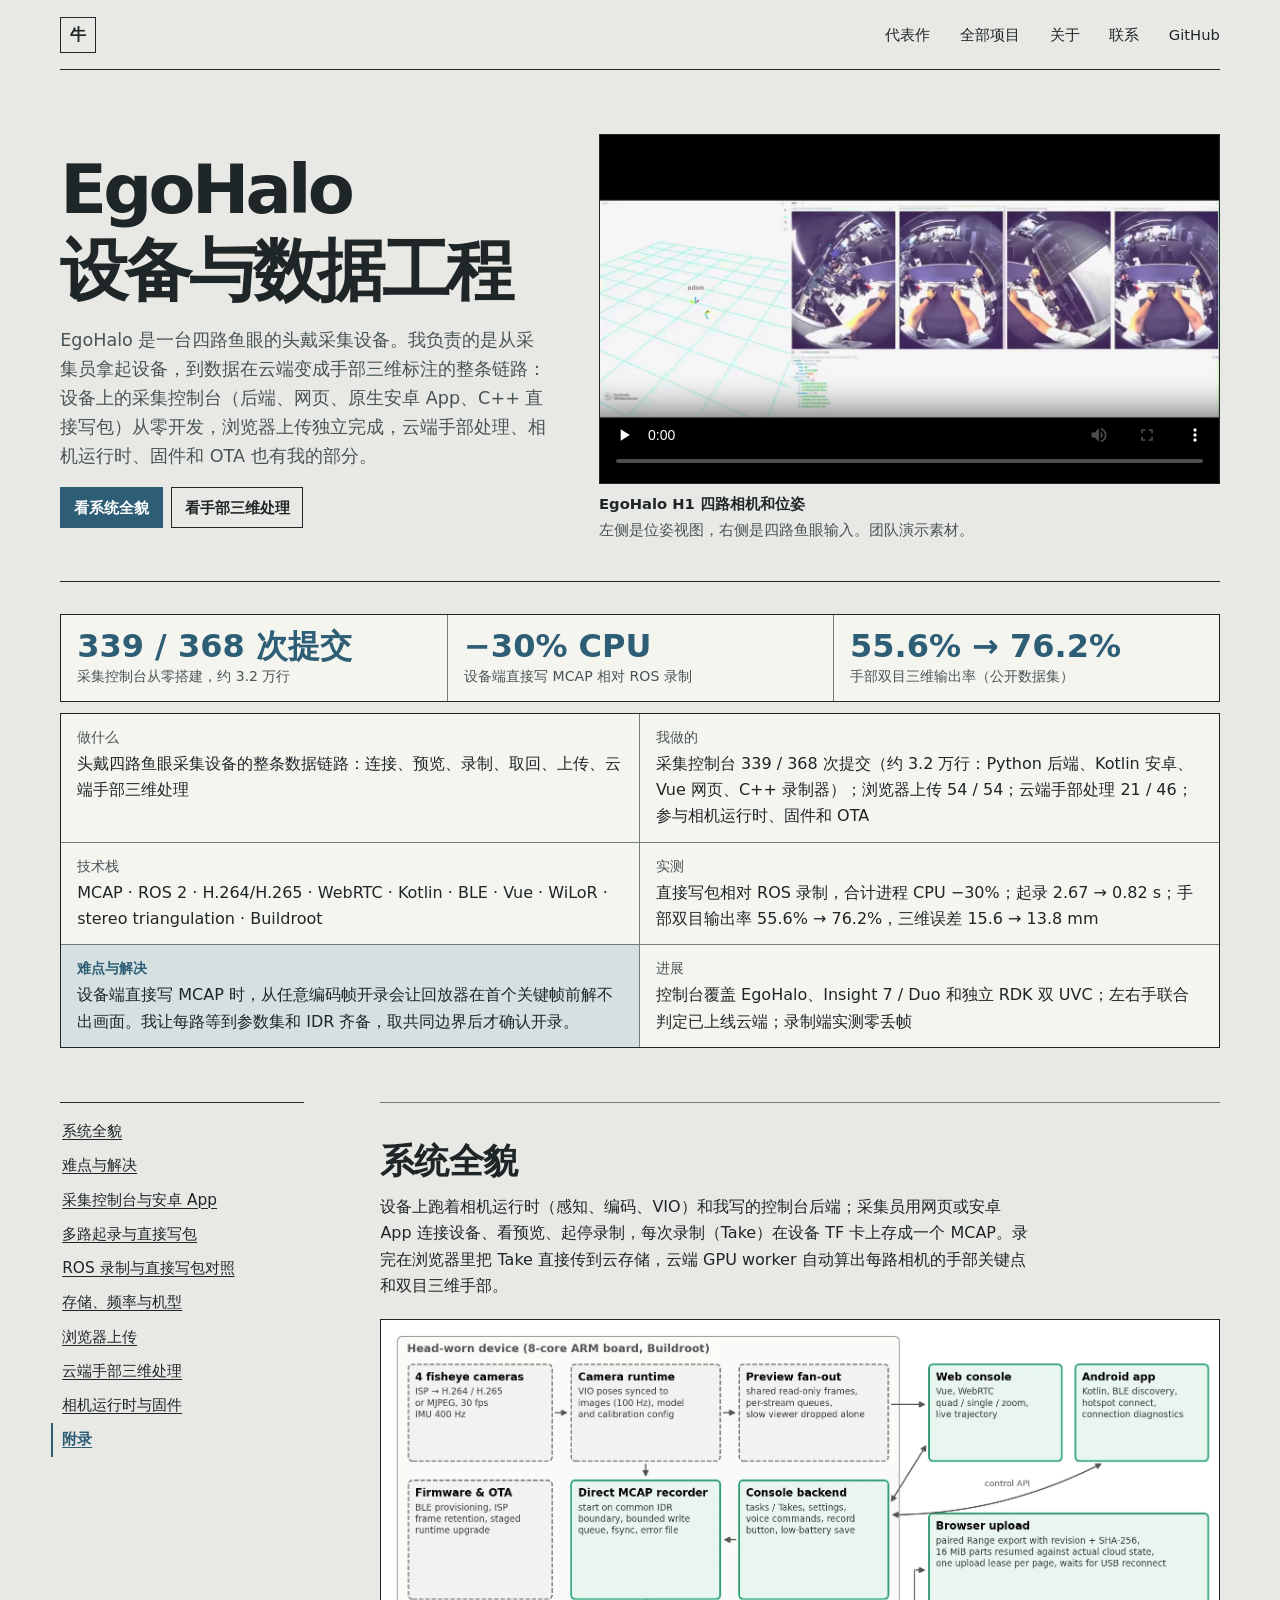
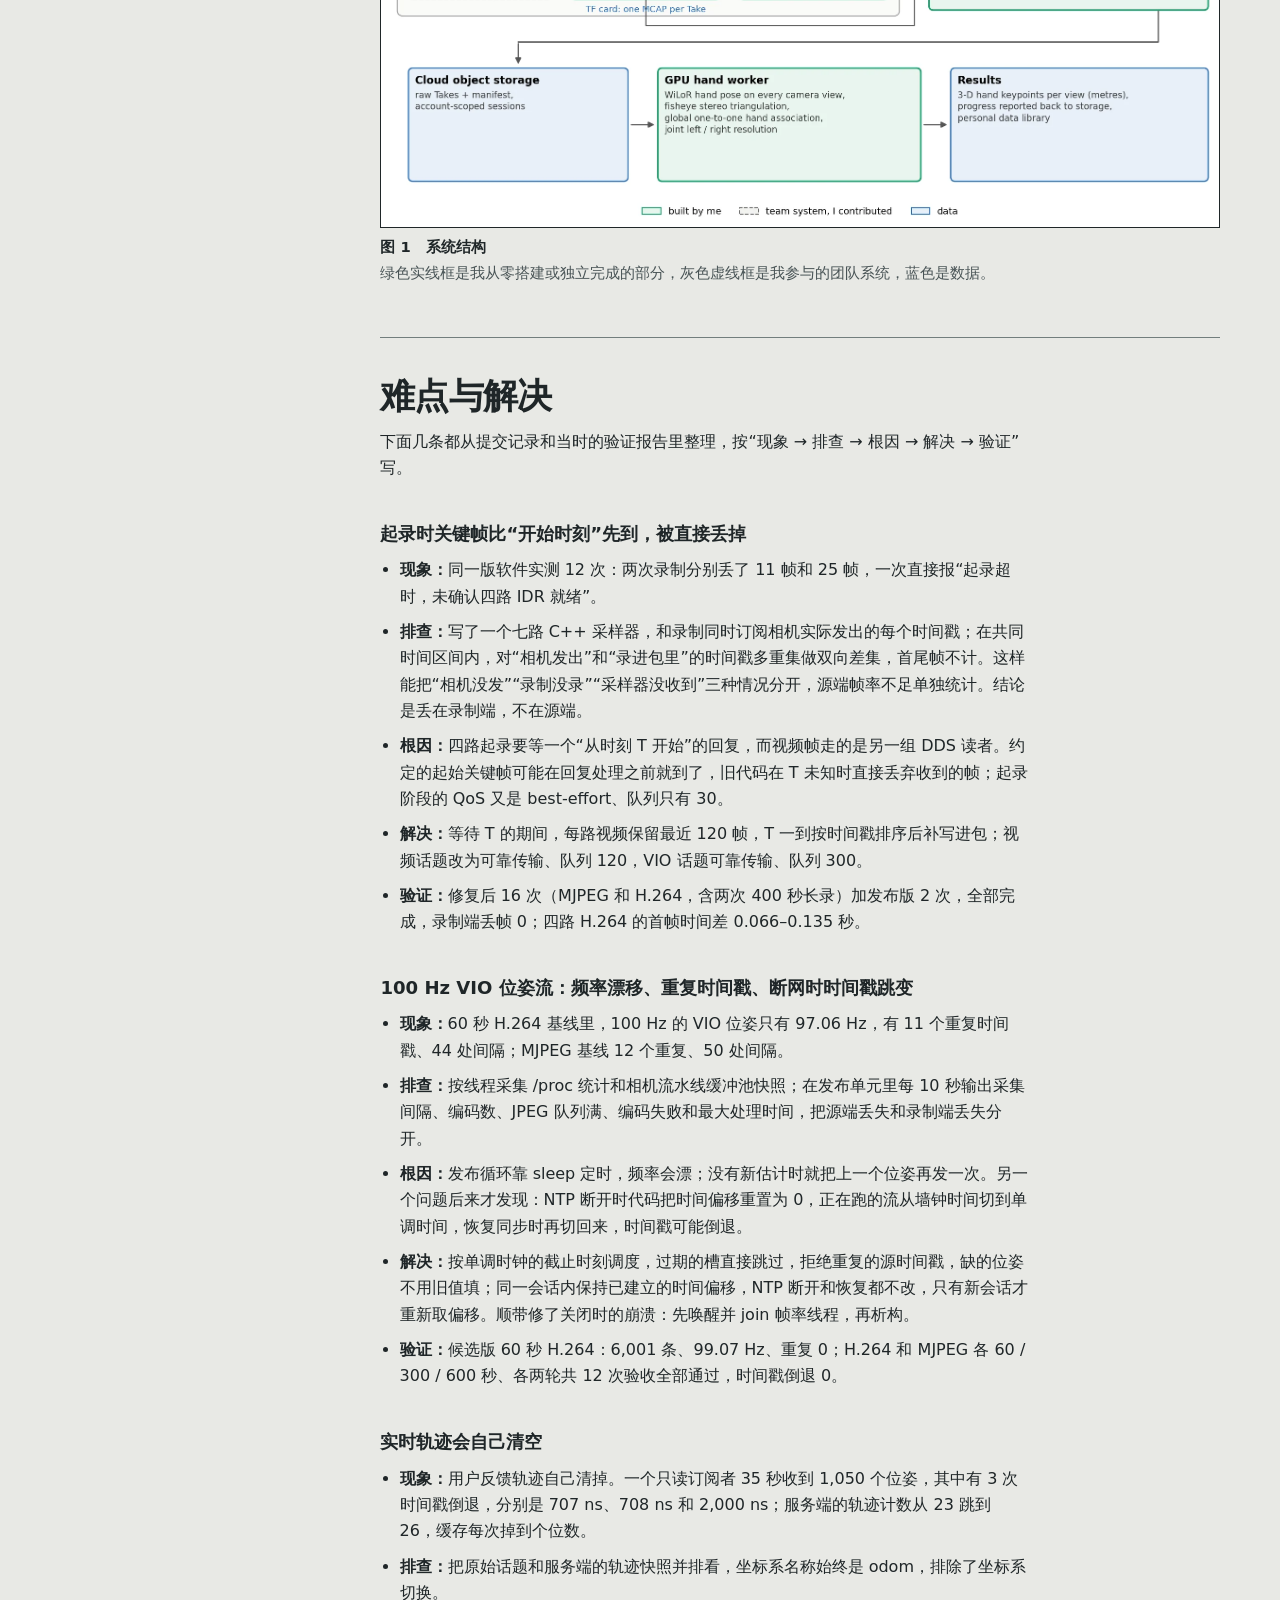
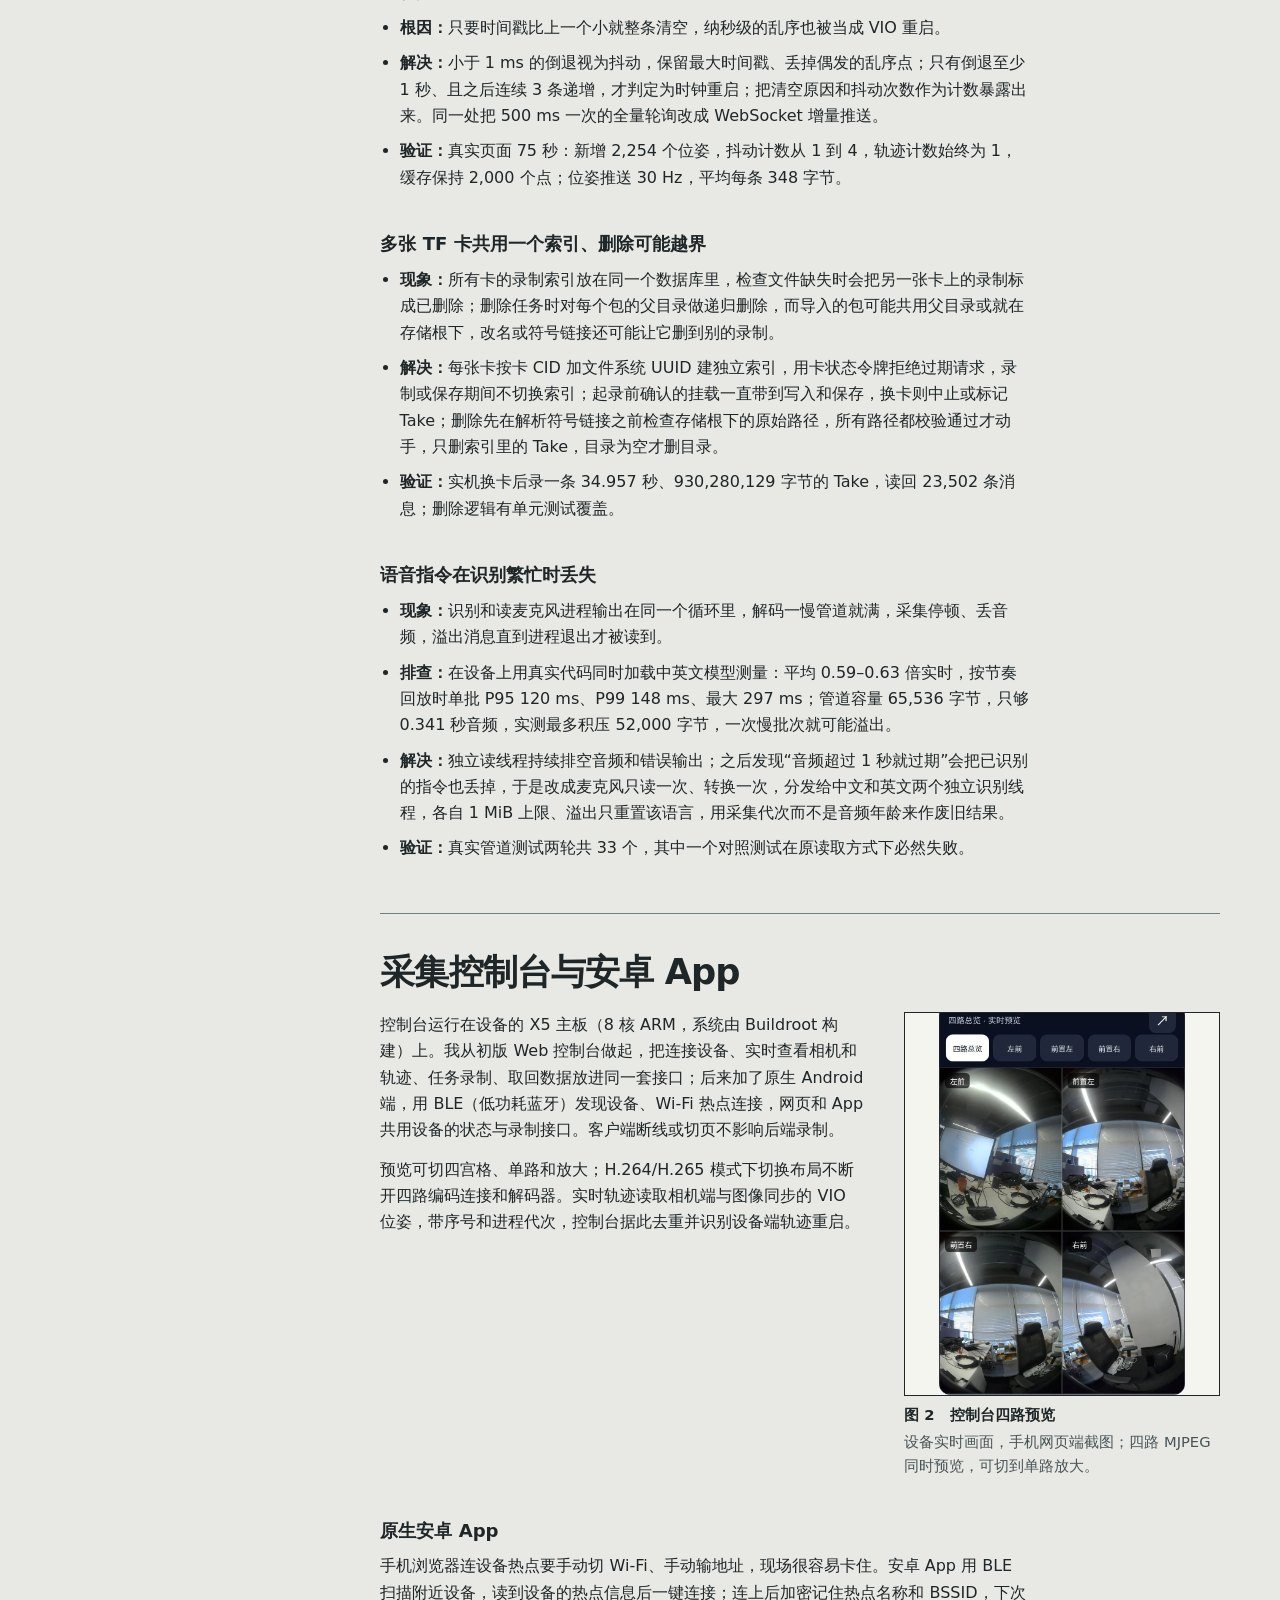
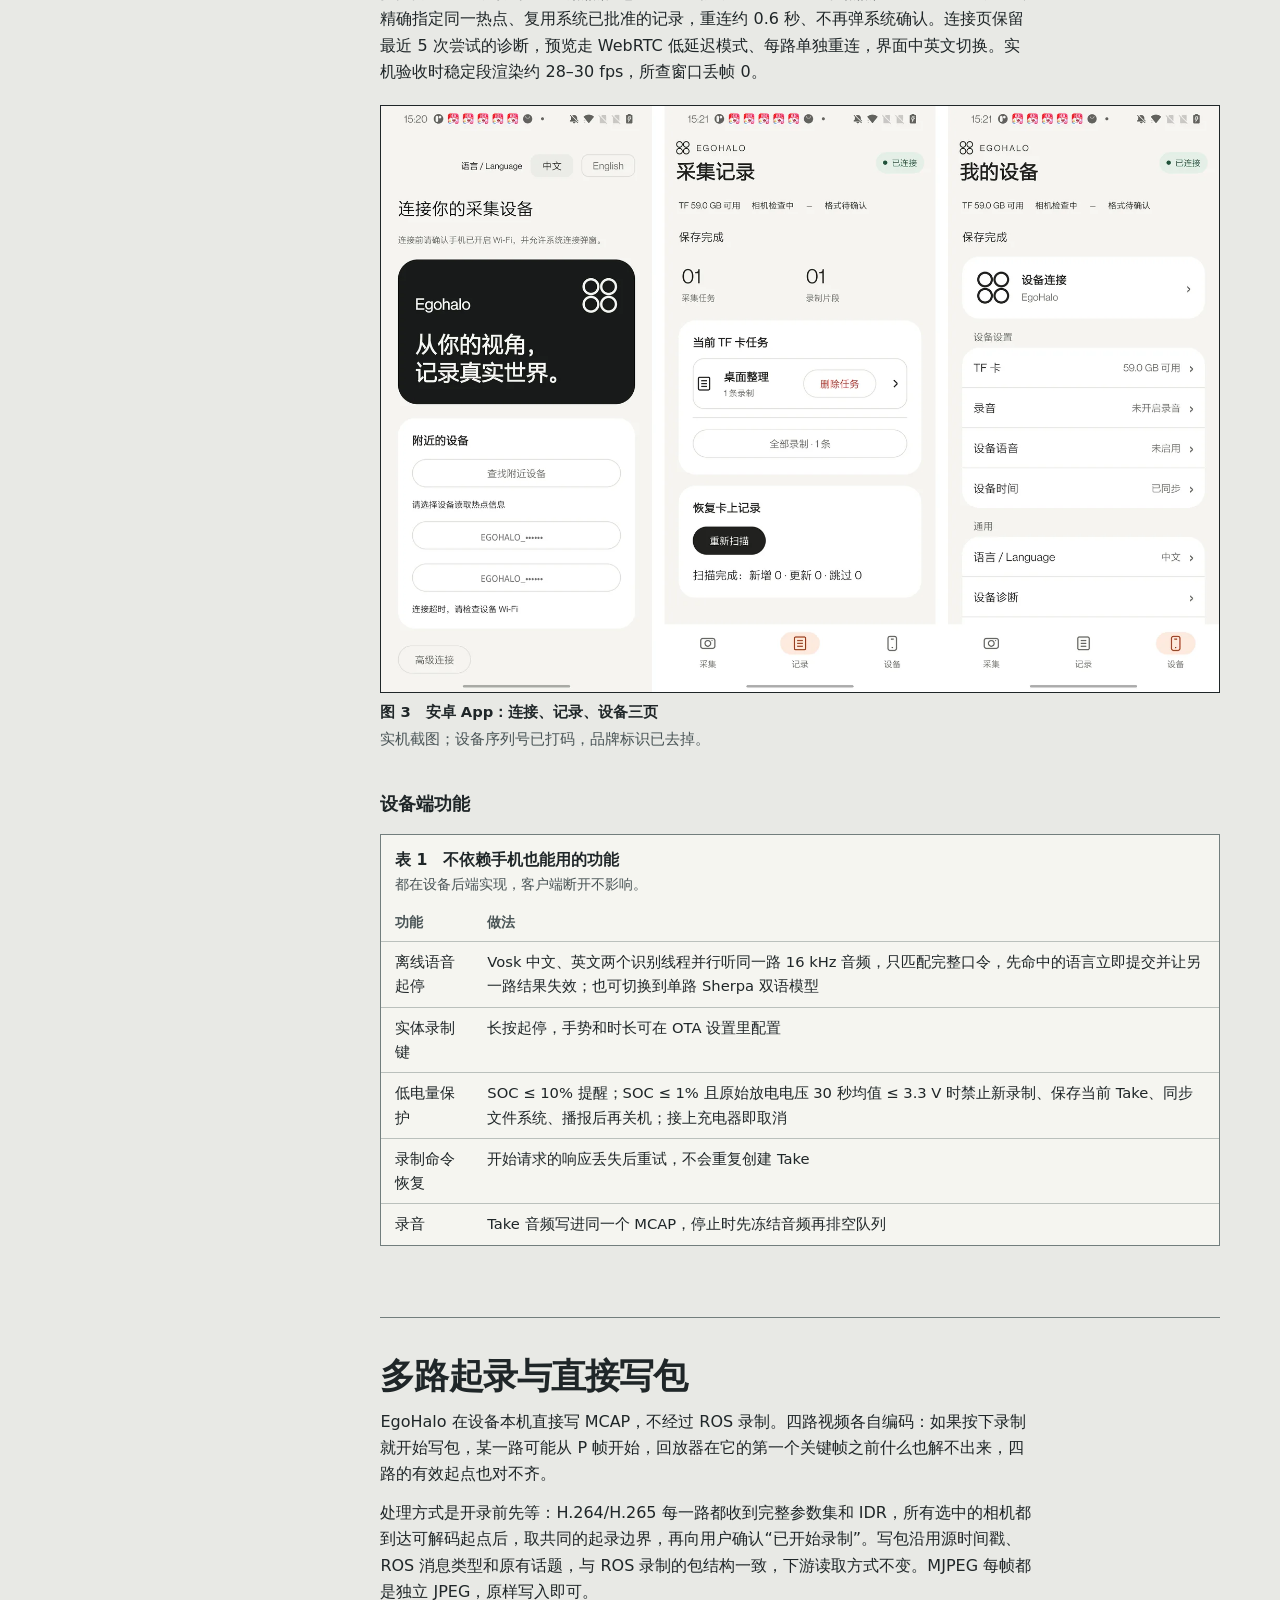
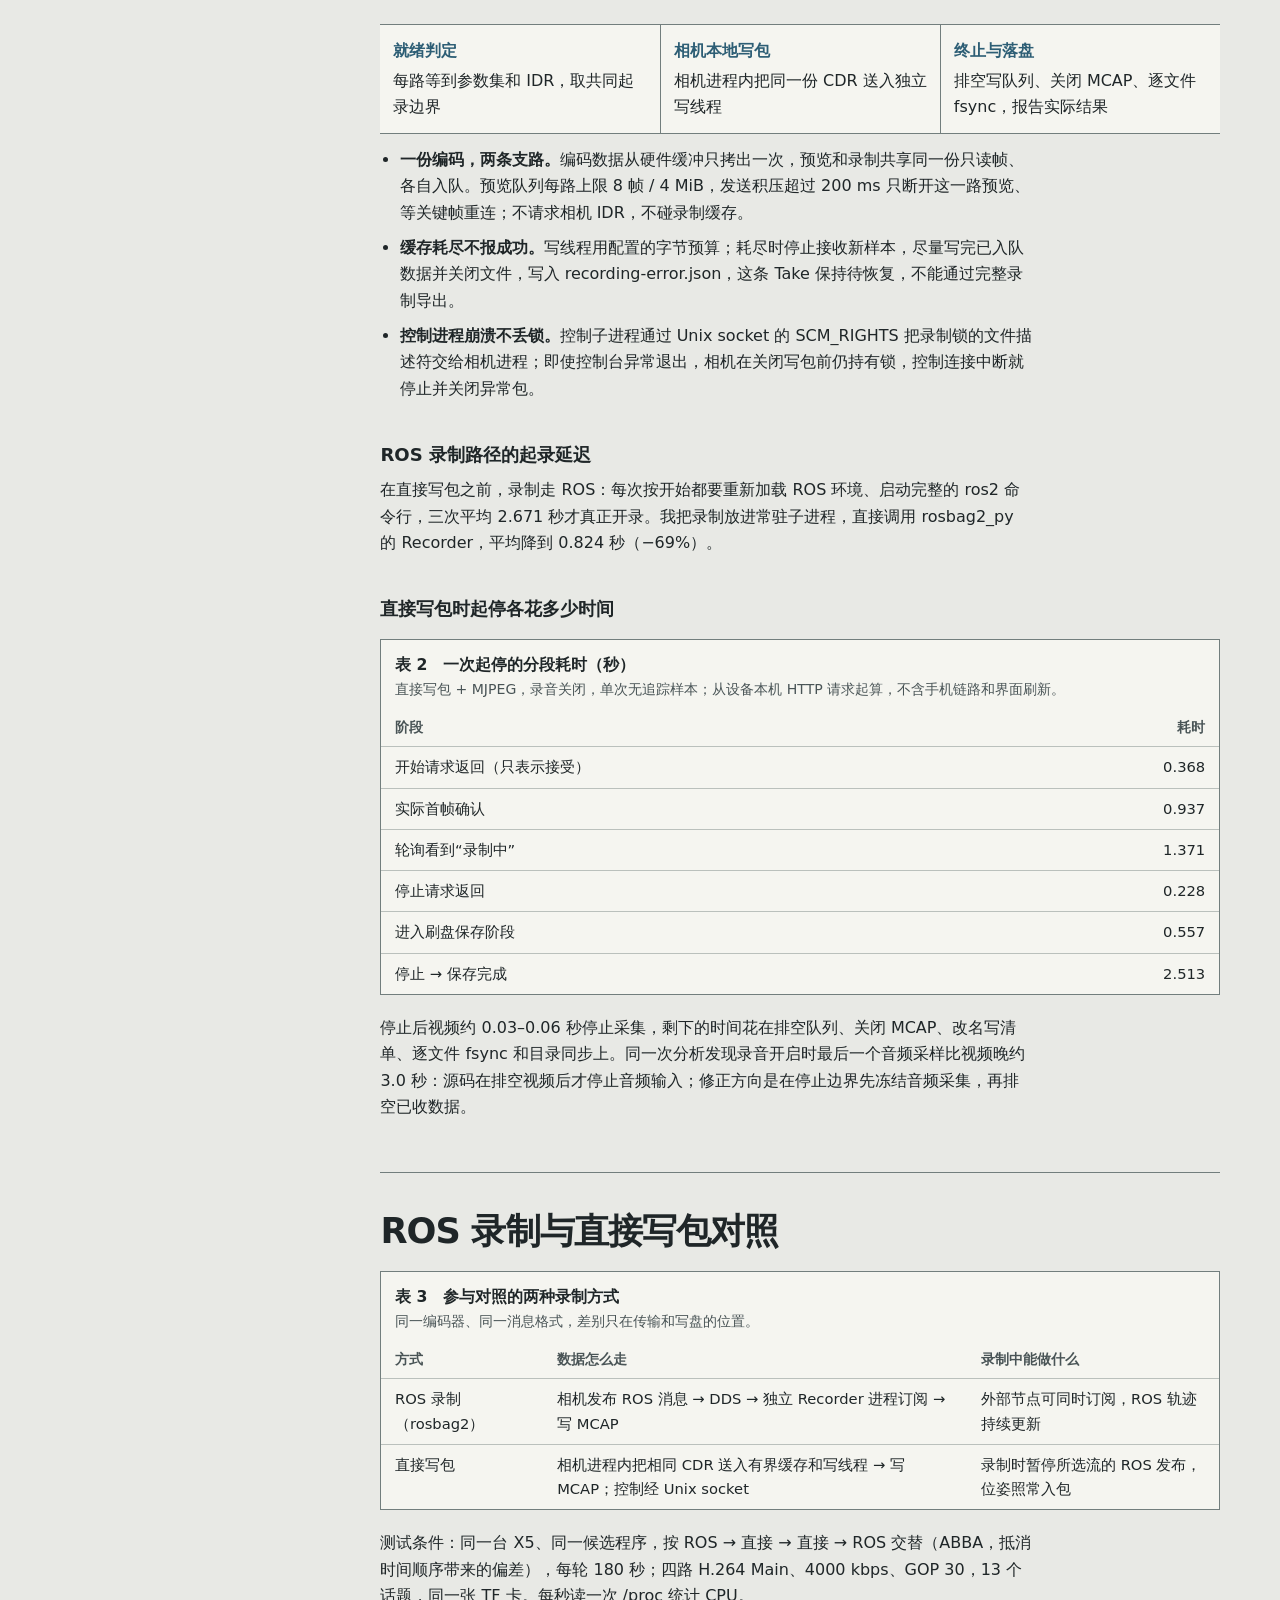
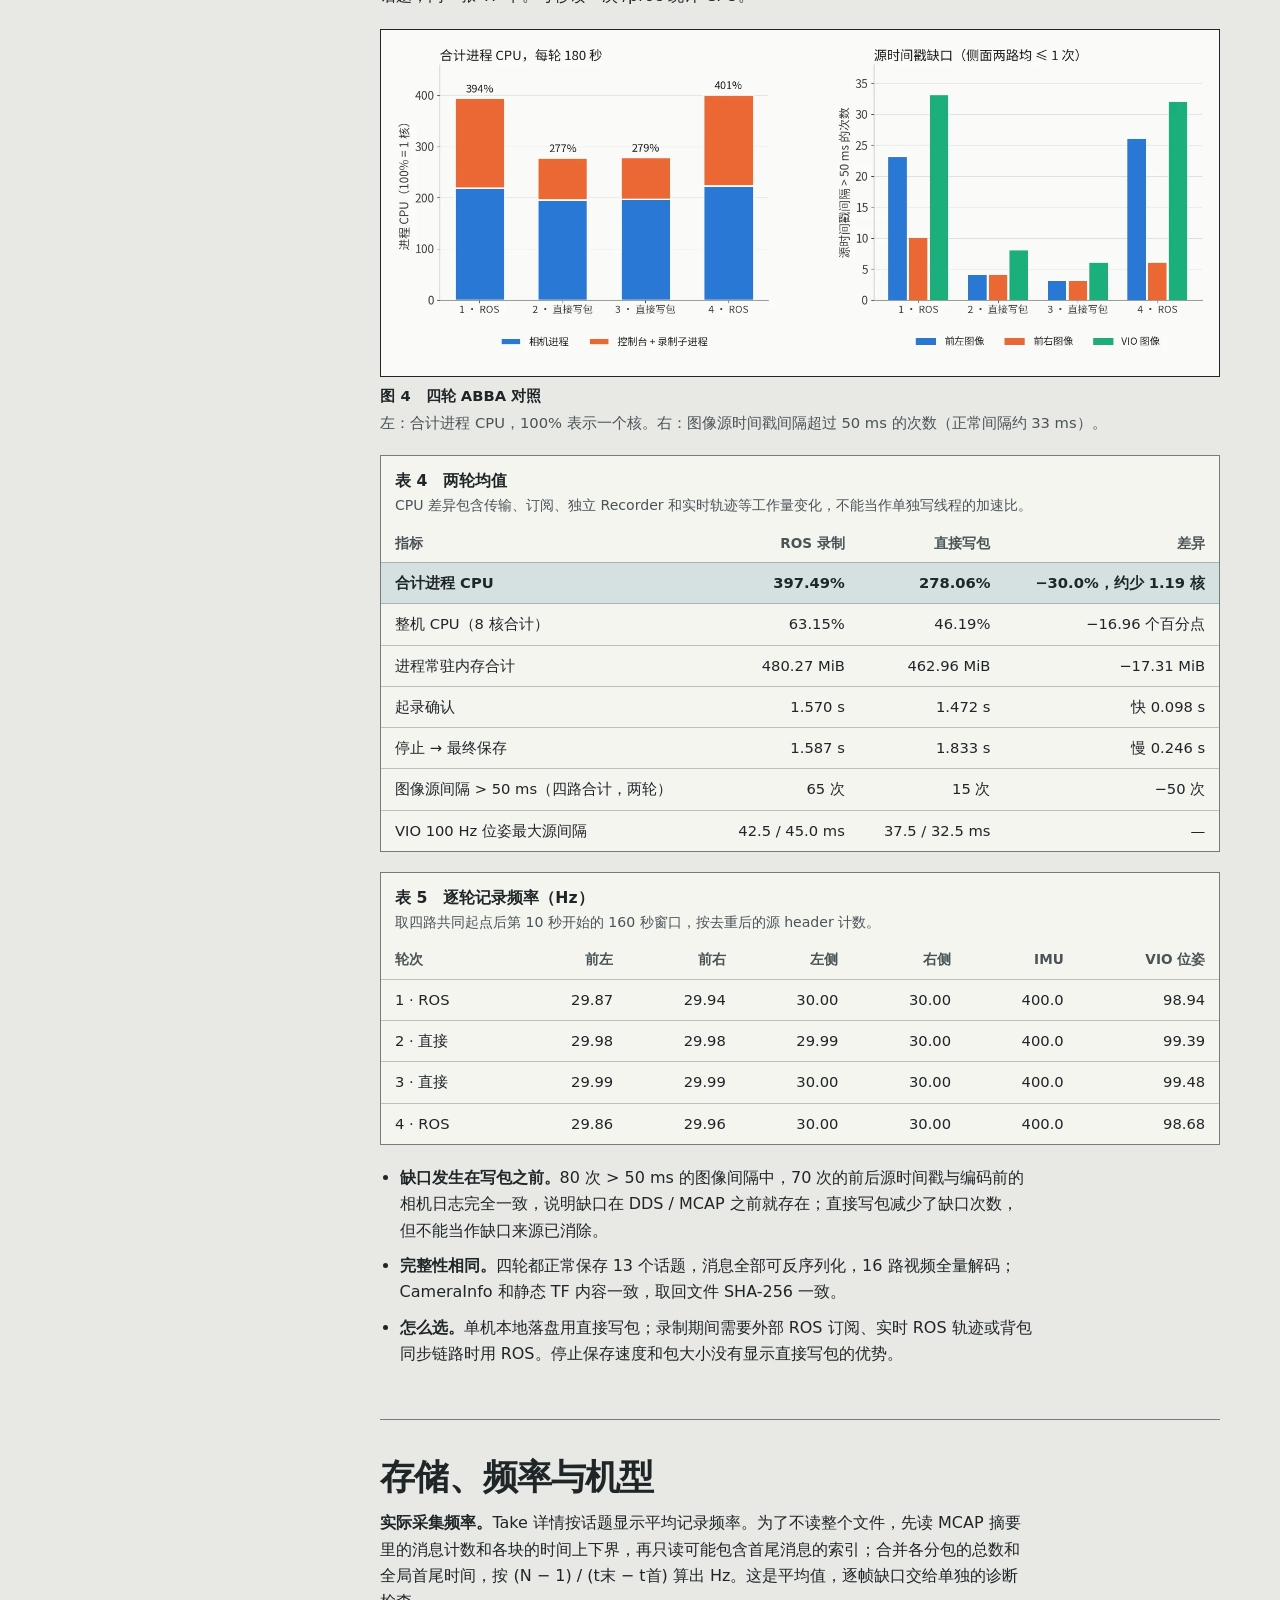
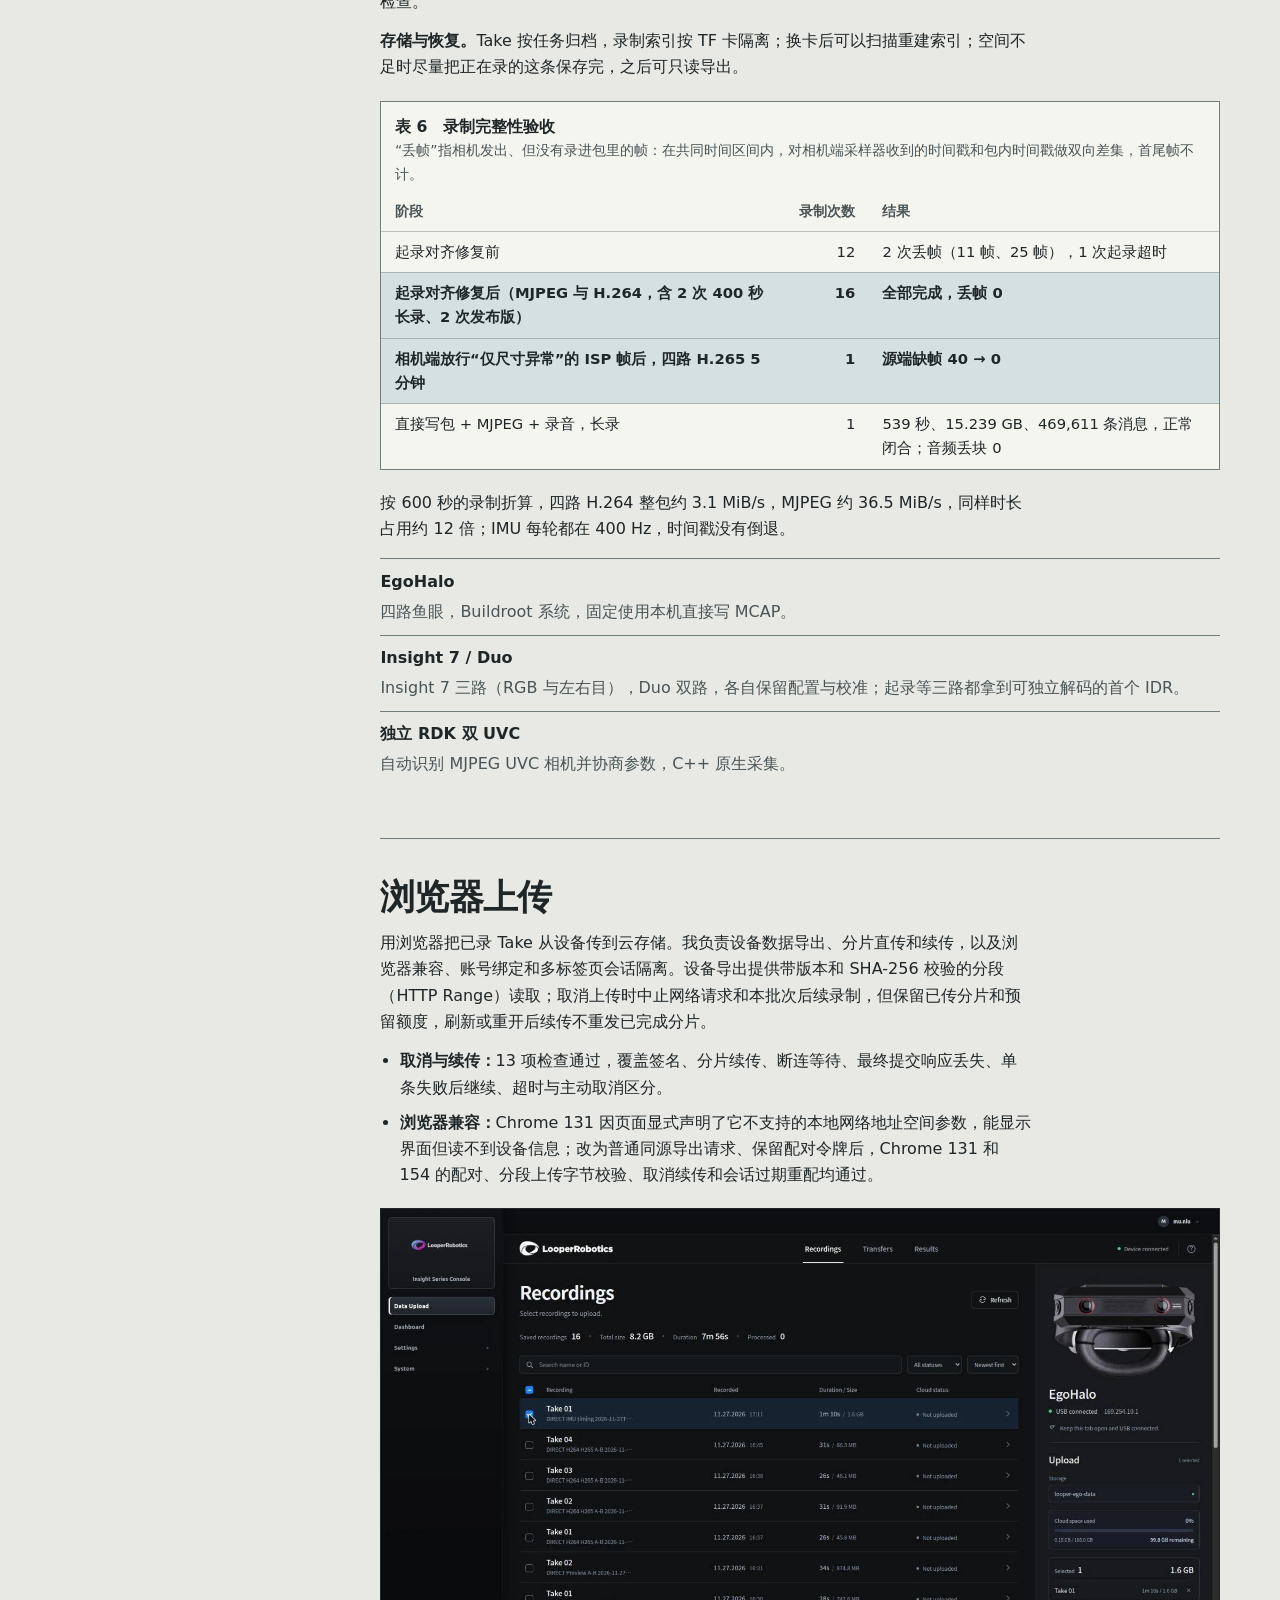
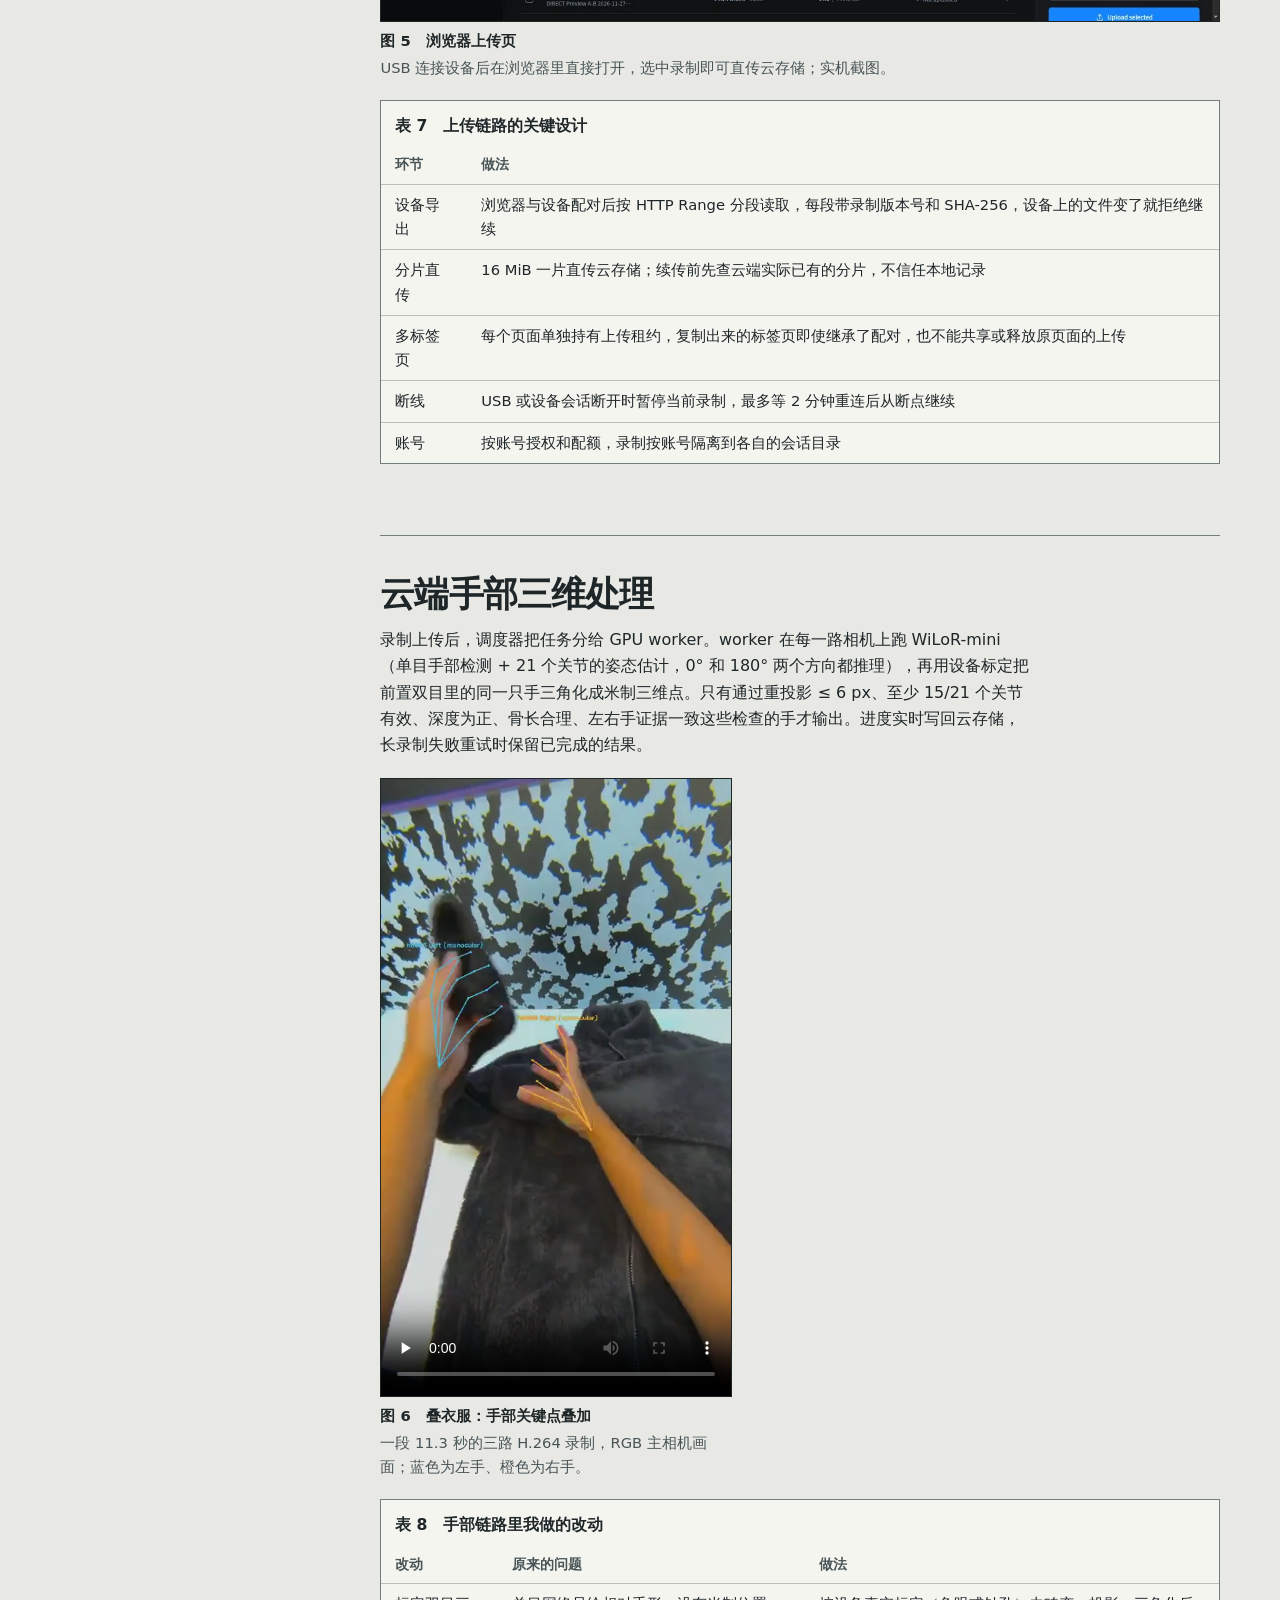
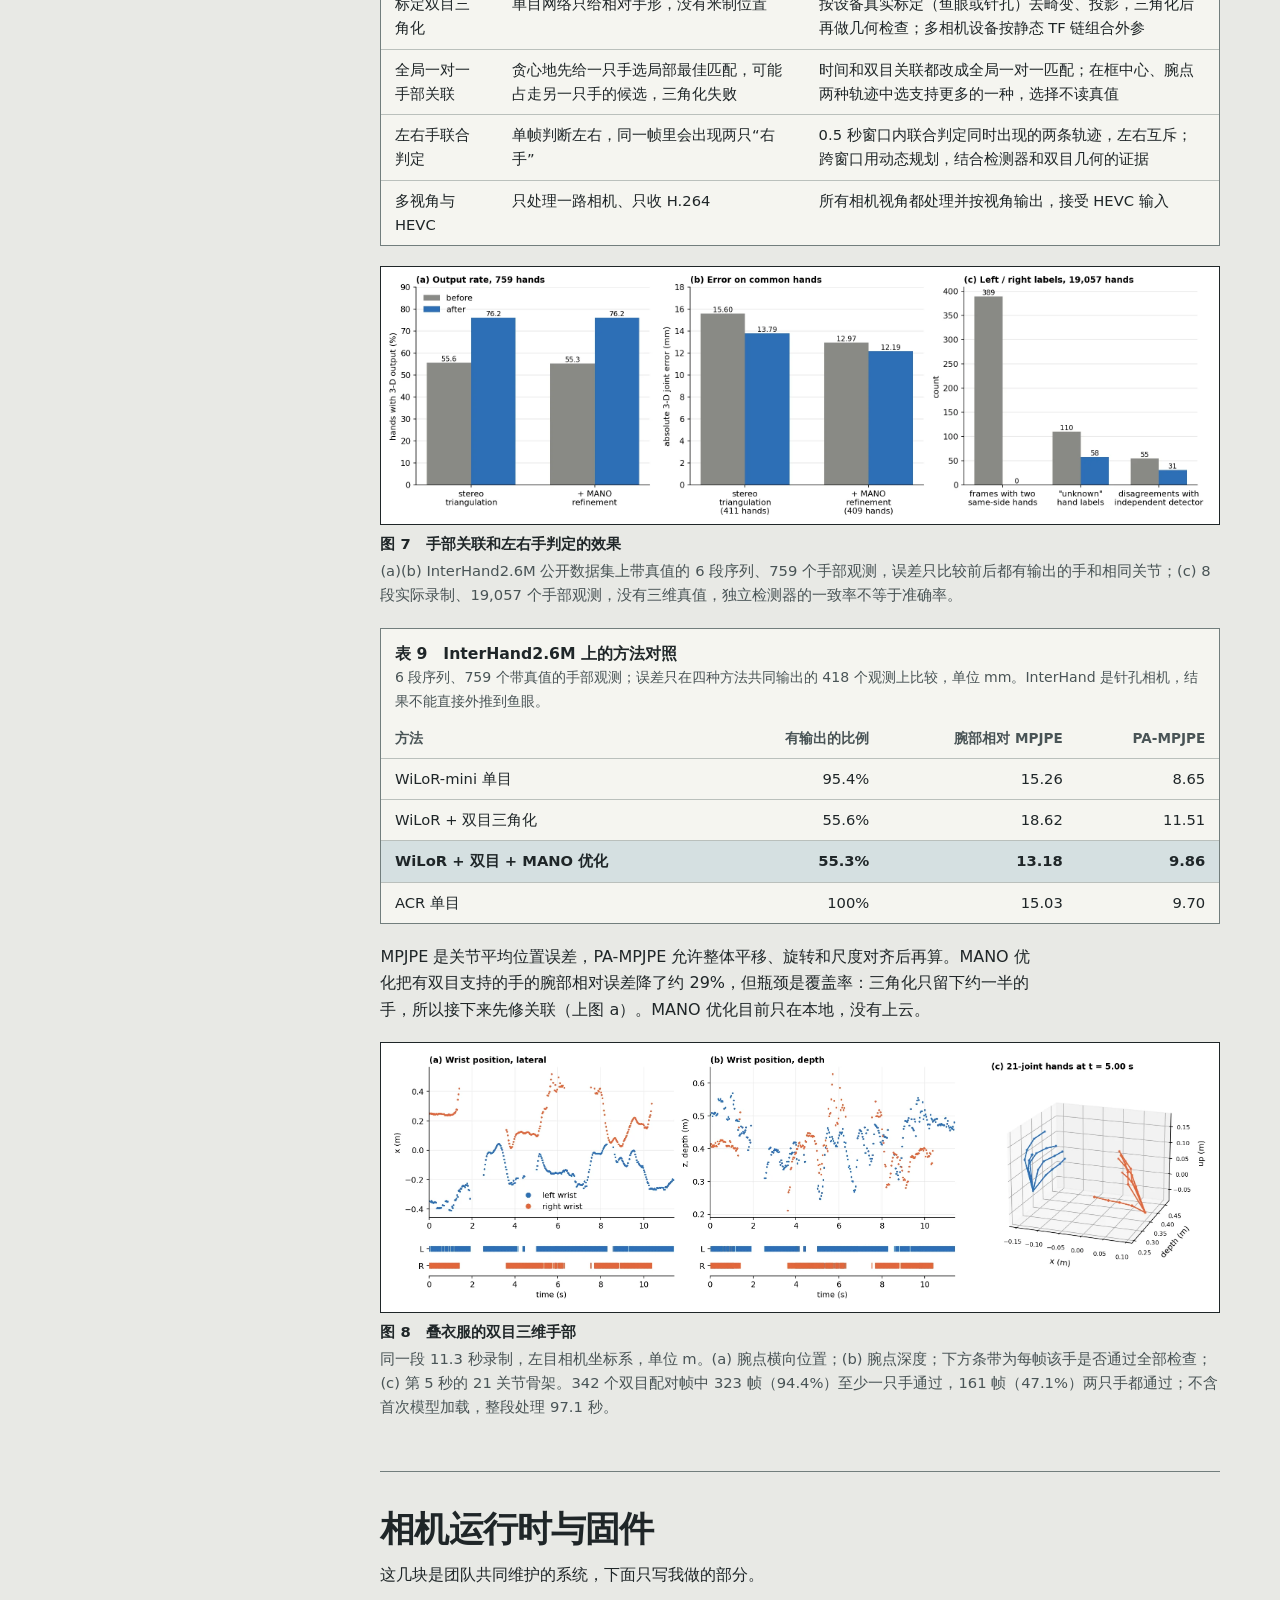
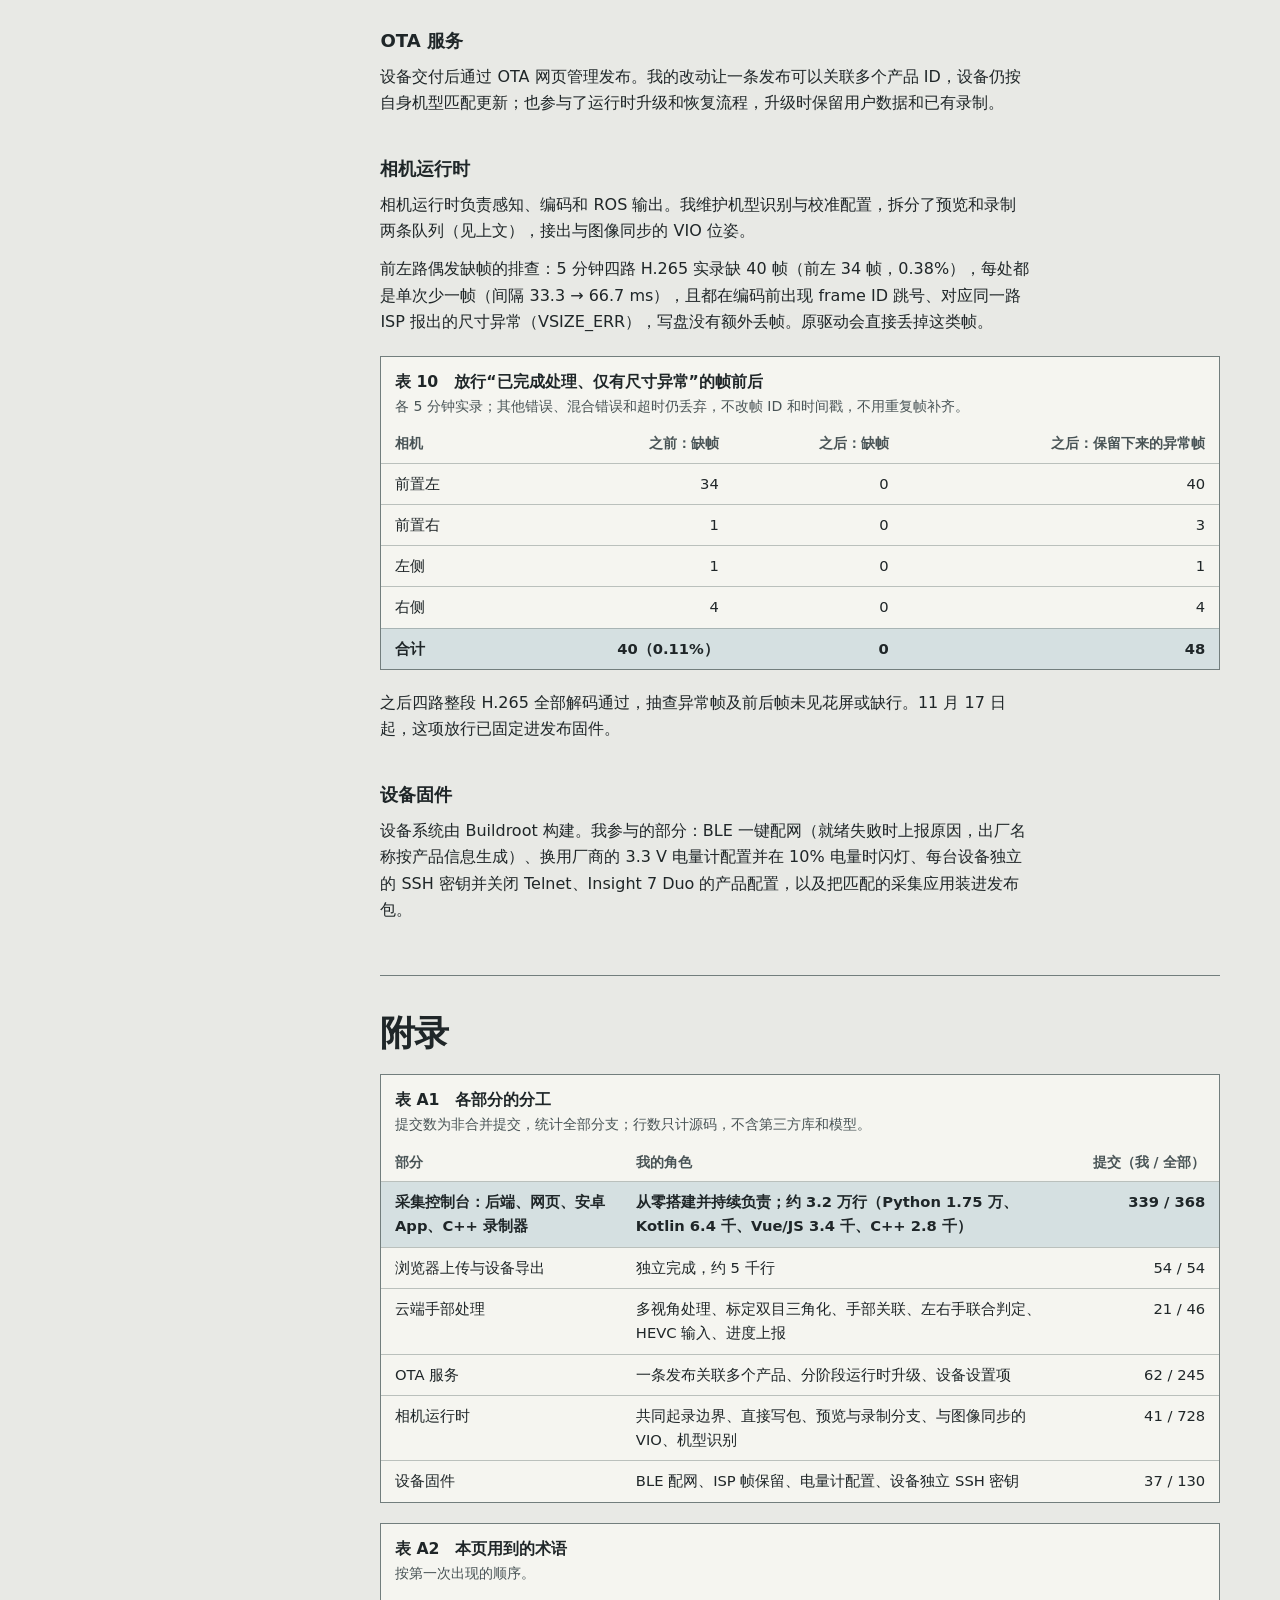
<file: projects/egohalo/index.html>
<!doctype html>
<html lang="zh-CN">
  <head>
    <meta charset="utf-8">
    <meta name="viewport" content="width=device-width, initial-scale=1">
    <meta name="text-scale" content="scale">
    <meta name="color-scheme" content="light dark">
    <meta name="theme-color" content="#e8e9e5" media="(prefers-color-scheme: light)">
    <meta name="theme-color" content="#181e21" media="(prefers-color-scheme: dark)">
    <meta name="referrer" content="strict-origin-when-cross-origin">
    <meta name="description" content="我从零搭建并持续负责 EgoHalo 四路鱼眼采集设备的控制台和浏览器上传，也参与了 OTA、相机运行时、固件和云端手部处理。">
    <meta property="og:type" content="article">
    <meta property="og:title" content="EgoHalo 设备与数据工程 · 牛牧">
    <meta property="og:description" content="四路鱼眼采集控制台，以及设备端直接写 MCAP 时的多路起录处理。">
    <meta property="og:image" content="https://nusniumu.github.io/assets/insight-v1/insight-egohalo-four-view.webp">
    <title>EgoHalo 设备与数据工程 · 牛牧</title>
    <link rel="canonical" href="https://nusniumu.github.io/projects/egohalo/">
    <link rel="icon" href="../../assets/mark.png" type="image/png">
    <link rel="stylesheet" href="../../assets/site.css?v=b49bae4f">
    <script src="../../assets/case.js?v=6579f5e5" defer></script>
  </head>
  <body id="top">
    <a class="skip-link" href="#main">跳到正文</a>
    <header class="shell masthead">
      <a class="brand" href="../../" aria-label="牛牧首页"><span aria-hidden="true">牛</span></a>
      <nav aria-label="主导航">
        <ul class="nav-list">
          <li><a href="../../#featured">代表作</a></li>
          <li><a href="../../#projects">全部项目</a></li>
          <li><a href="../../#about">关于</a></li>
          <li><a href="../../#contact">联系</a></li>
          <li><a href="https://github.com/NUSNiuMu">GitHub</a></li>
        </ul>
      </nav>
    </header>
    <main id="main" class="shell case-shell insight-case insight-v1 portfolio-case" tabindex="-1">
      <header class="insight-hero">
        <div class="case-title">
          <h1><span lang="en">EgoHalo</span> <span class="case-title-line">设备与数据工程</span></h1>
          <p class="lead">EgoHalo 是一台四路鱼眼的头戴采集设备。我负责的是从采集员拿起设备，到数据在云端变成手部三维标注的整条链路：设备上的采集控制台（后端、网页、原生安卓 App、C++ 直接写包）从零开发，浏览器上传独立完成，云端手部处理、相机运行时、固件和 OTA 也有我的部分。</p>
          <div class="actions"><a class="button primary" href="#overview">看系统全貌</a><a class="button" href="#hands">看手部三维处理</a></div>
        </div>
        <figure class="case-media">
          <video class="sample-video" controls playsinline preload="none" poster="../../assets/insight-v1/insight-egohalo-four-view.webp" width="1280" height="720" aria-label="EgoHalo H1 四路相机和位姿">
            <source src="../../assets/insight-v1/insight-egohalo-four-view.mp4" type="video/mp4">
            <a href="../../assets/insight-v1/insight-egohalo-four-view.mp4">打开视频 · EgoHalo H1 四路相机和位姿</a>
          </video>
          <figcaption><strong class="insight-media-title">EgoHalo H1 四路相机和位姿</strong>左侧是位姿视图，右侧是四路鱼眼输入。团队演示素材。</figcaption>
        </figure>
      </header>

<!-- build:metrics -->
      <dl class="key-metrics" aria-label="关键指标"><div><dt>采集控制台从零搭建，约 3.2 万行</dt><dd>339 / 368 次提交</dd></div><div><dt>设备端直接写 MCAP 相对 ROS 录制</dt><dd>−30% CPU</dd></div><div><dt>手部双目三维输出率（公开数据集）</dt><dd>55.6% → 76.2%</dd></div></dl>
<!-- /build:metrics -->
      <dl class="case-summary" aria-label="项目摘要">
        <div><dt>做什么</dt><dd>头戴四路鱼眼采集设备的整条数据链路：连接、预览、录制、取回、上传、云端手部三维处理</dd></div>
        <div><dt>我做的</dt><dd>采集控制台 339 / 368 次提交（约 3.2 万行：Python 后端、Kotlin 安卓、Vue 网页、C++ 录制器）；浏览器上传 54 / 54；云端手部处理 21 / 46；参与相机运行时、固件和 OTA</dd></div>
        <div><dt>技术栈</dt><dd lang="en">MCAP · ROS 2 · H.264/H.265 · WebRTC · Kotlin · BLE · Vue · WiLoR · stereo triangulation · Buildroot</dd></div>
        <div><dt>实测</dt><dd>直接写包相对 ROS 录制，合计进程 CPU −30%；起录 2.67 → 0.82 s；手部双目输出率 55.6% → 76.2%，三维误差 15.6 → 13.8 mm</dd></div>
        <div class="summary-key"><dt>难点与解决</dt><dd>设备端直接写 MCAP 时，从任意编码帧开录会让回放器在首个关键帧前解不出画面。我让每路等到参数集和 IDR 齐备，取共同边界后才确认开录。</dd></div>
        <div><dt>进展</dt><dd>控制台覆盖 EgoHalo、Insight 7 / Duo 和独立 RDK 双 UVC；左右手联合判定已上线云端；录制端实测零丢帧</dd></div>
      </dl>

      <div class="case-layout">
        <nav class="toc" aria-label="章节目录">
          <ul>
            <li><a href="#overview">系统全貌</a></li>
            <li><a href="#challenges">难点与解决</a></li>
            <li><a href="#console">采集控制台与安卓 App</a></li>
            <li><a href="#direct-mcap">多路起录与直接写包</a></li>
            <li><a href="#compare">ROS 录制与直接写包对照</a></li>
            <li><a href="#take-data">存储、频率与机型</a></li>
            <li><a href="#upload">浏览器上传</a></li>
            <li><a href="#hands">云端手部三维处理</a></li>
            <li><a href="#firmware">相机运行时与固件</a></li>
            <li><a href="#appendix">附录</a></li>
          </ul>
        </nav>
        <div class="case-text">
          <section class="chapter" id="overview" tabindex="-1">
            <h2>系统全貌</h2>
            <p>设备上跑着相机运行时（感知、编码、VIO）和我写的控制台后端；采集员用网页或安卓 App 连接设备、看预览、起停录制，每次录制（Take）在设备 TF 卡上存成一个 MCAP。录完在浏览器里把 Take 直接传到云存储，云端 GPU worker 自动算出每路相机的手部关键点和双目三维手部。</p>
            <figure class="case-media">
              <a class="screenshot-link" href="../../assets/project-media/egohalo-f1-system.webp" aria-label="打开原图：系统结构"><img src="../../assets/project-media/egohalo-f1-system.webp" width="1773" height="1073" loading="lazy" decoding="async" alt="上方大框是头戴设备：四路鱼眼相机经相机运行时，一路进预览分发，一路进直接 MCAP 录制器，控制台后端控制录制；另有固件与 OTA。右侧是网页控制台和安卓 App，通过控制接口连接后端；浏览器上传从 TF 卡读取录制。下方是云存储、GPU 手部处理和结果。绿色实线框是我搭建的部分，灰色虚线框是我参与的团队系统，蓝色是数据。"></a>
              <figcaption><strong class="insight-media-title">图 1　系统结构</strong>绿色实线框是我从零搭建或独立完成的部分，灰色虚线框是我参与的团队系统，蓝色是数据。</figcaption>
            </figure>
          </section>

          <section class="chapter" id="challenges" tabindex="-1">
            <h2>难点与解决</h2>
            <p>下面几条都从提交记录和当时的验证报告里整理，按“现象 → 排查 → 根因 → 解决 → 验证”写。</p>
            <h3>起录时关键帧比“开始时刻”先到，被直接丢掉</h3>
            <ul class="plain-list">
              <li><strong>现象：</strong>同一版软件实测 12 次：两次录制分别丢了 11 帧和 25 帧，一次直接报“起录超时，未确认四路 IDR 就绪”。</li>
              <li><strong>排查：</strong>写了一个七路 C++ 采样器，和录制同时订阅相机实际发出的每个时间戳；在共同时间区间内，对“相机发出”和“录进包里”的时间戳多重集做双向差集，首尾帧不计。这样能把“相机没发”“录制没录”“采样器没收到”三种情况分开，源端帧率不足单独统计。结论是丢在录制端，不在源端。</li>
              <li><strong>根因：</strong>四路起录要等一个“从时刻 T 开始”的回复，而视频帧走的是另一组 DDS 读者。约定的起始关键帧可能在回复处理之前就到了，旧代码在 T 未知时直接丢弃收到的帧；起录阶段的 QoS 又是 best-effort、队列只有 30。</li>
              <li><strong>解决：</strong>等待 T 的期间，每路视频保留最近 120 帧，T 一到按时间戳排序后补写进包；视频话题改为可靠传输、队列 120，VIO 话题可靠传输、队列 300。</li>
              <li><strong>验证：</strong>修复后 16 次（MJPEG 和 H.264，含两次 400 秒长录）加发布版 2 次，全部完成，录制端丢帧 0；四路 H.264 的首帧时间差 0.066–0.135 秒。</li>
            </ul>
            <h3>100 Hz VIO 位姿流：频率漂移、重复时间戳、断网时时间戳跳变</h3>
            <ul class="plain-list">
              <li><strong>现象：</strong>60 秒 H.264 基线里，100 Hz 的 VIO 位姿只有 97.06 Hz，有 11 个重复时间戳、44 处间隔；MJPEG 基线 12 个重复、50 处间隔。</li>
              <li><strong>排查：</strong>按线程采集 /proc 统计和相机流水线缓冲池快照；在发布单元里每 10 秒输出采集间隔、编码数、JPEG 队列满、编码失败和最大处理时间，把源端丢失和录制端丢失分开。</li>
              <li><strong>根因：</strong>发布循环靠 sleep 定时，频率会漂；没有新估计时就把上一个位姿再发一次。另一个问题后来才发现：NTP 断开时代码把时间偏移重置为 0，正在跑的流从墙钟时间切到单调时间，恢复同步时再切回来，时间戳可能倒退。</li>
              <li><strong>解决：</strong>按单调时钟的截止时刻调度，过期的槽直接跳过，拒绝重复的源时间戳，缺的位姿不用旧值填；同一会话内保持已建立的时间偏移，NTP 断开和恢复都不改，只有新会话才重新取偏移。顺带修了关闭时的崩溃：先唤醒并 join 帧率线程，再析构。</li>
              <li><strong>验证：</strong>候选版 60 秒 H.264：6,001 条、99.07 Hz、重复 0；H.264 和 MJPEG 各 60 / 300 / 600 秒、各两轮共 12 次验收全部通过，时间戳倒退 0。</li>
            </ul>
            <h3>实时轨迹会自己清空</h3>
            <ul class="plain-list">
              <li><strong>现象：</strong>用户反馈轨迹自己清掉。一个只读订阅者 35 秒收到 1,050 个位姿，其中有 3 次时间戳倒退，分别是 707 ns、708 ns 和 2,000 ns；服务端的轨迹计数从 23 跳到 26，缓存每次掉到个位数。</li>
              <li><strong>排查：</strong>把原始话题和服务端的轨迹快照并排看，坐标系名称始终是 odom，排除了坐标系切换。</li>
              <li><strong>根因：</strong>只要时间戳比上一个小就整条清空，纳秒级的乱序也被当成 VIO 重启。</li>
              <li><strong>解决：</strong>小于 1 ms 的倒退视为抖动，保留最大时间戳、丢掉偶发的乱序点；只有倒退至少 1 秒、且之后连续 3 条递增，才判定为时钟重启；把清空原因和抖动次数作为计数暴露出来。同一处把 500 ms 一次的全量轮询改成 WebSocket 增量推送。</li>
              <li><strong>验证：</strong>真实页面 75 秒：新增 2,254 个位姿，抖动计数从 1 到 4，轨迹计数始终为 1，缓存保持 2,000 个点；位姿推送 30 Hz，平均每条 348 字节。</li>
            </ul>
            <h3>多张 TF 卡共用一个索引、删除可能越界</h3>
            <ul class="plain-list">
              <li><strong>现象：</strong>所有卡的录制索引放在同一个数据库里，检查文件缺失时会把另一张卡上的录制标成已删除；删除任务时对每个包的父目录做递归删除，而导入的包可能共用父目录或就在存储根下，改名或符号链接还可能让它删到别的录制。</li>
              <li><strong>解决：</strong>每张卡按卡 CID 加文件系统 UUID 建独立索引，用卡状态令牌拒绝过期请求，录制或保存期间不切换索引；起录前确认的挂载一直带到写入和保存，换卡则中止或标记 Take；删除先在解析符号链接之前检查存储根下的原始路径，所有路径都校验通过才动手，只删索引里的 Take，目录为空才删目录。</li>
              <li><strong>验证：</strong>实机换卡后录一条 34.957 秒、930,280,129 字节的 Take，读回 23,502 条消息；删除逻辑有单元测试覆盖。</li>
            </ul>
            <h3>语音指令在识别繁忙时丢失</h3>
            <ul class="plain-list">
              <li><strong>现象：</strong>识别和读麦克风进程输出在同一个循环里，解码一慢管道就满，采集停顿、丢音频，溢出消息直到进程退出才被读到。</li>
              <li><strong>排查：</strong>在设备上用真实代码同时加载中英文模型测量：平均 0.59–0.63 倍实时，按节奏回放时单批 P95 120 ms、P99 148 ms、最大 297 ms；管道容量 65,536 字节，只够 0.341 秒音频，实测最多积压 52,000 字节，一次慢批次就可能溢出。</li>
              <li><strong>解决：</strong>独立读线程持续排空音频和错误输出；之后发现“音频超过 1 秒就过期”会把已识别的指令也丢掉，于是改成麦克风只读一次、转换一次，分发给中文和英文两个独立识别线程，各自 1 MiB 上限、溢出只重置该语言，用采集代次而不是音频年龄来作废旧结果。</li>
              <li><strong>验证：</strong>真实管道测试两轮共 33 个，其中一个对照测试在原读取方式下必然失败。</li>
            </ul>
          </section>

          <section class="chapter" id="console" tabindex="-1">
            <h2>采集控制台与安卓 App</h2>
            <div class="insight-text-media">
              <div>
                <p>控制台运行在设备的 X5 主板（8 核 ARM，系统由 Buildroot 构建）上。我从初版 Web 控制台做起，把连接设备、实时查看相机和轨迹、任务录制、取回数据放进同一套接口；后来加了原生 Android 端，用 BLE（低功耗蓝牙）发现设备、Wi-Fi 热点连接，网页和 App 共用设备的状态与录制接口。客户端断线或切页不影响后端录制。</p>
                <p>预览可切四宫格、单路和放大；H.264/H.265 模式下切换布局不断开四路编码连接和解码器。实时轨迹读取相机端与图像同步的 VIO 位姿，带序号和进程代次，控制台据此去重并识别设备端轨迹重启。</p>
              </div>
              <figure class="case-media portrait-media">
                <a class="screenshot-link" href="../../assets/project-media/egohalo-console-quad.webp" aria-label="打开原图 · 控制台四路预览"><img src="../../assets/project-media/egohalo-console-quad.webp" width="804" height="1247" loading="lazy" decoding="async" alt="控制台四路总览：左前、前置左、前置右、右前四路鱼眼画面二乘二排列，拍到办公室工位、显示器、百叶窗和椅子；上方是四路总览、左前、前置左、前置右、右前的切换按钮。"></a>
                <figcaption><strong class="insight-media-title">图 2　控制台四路预览</strong>设备实时画面，手机网页端截图；四路 MJPEG 同时预览，可切到单路放大。</figcaption>
              </figure>
            </div>
            <h3>原生安卓 App</h3>
            <p>手机浏览器连设备热点要手动切 Wi-Fi、手动输地址，现场很容易卡住。安卓 App 用 BLE 扫描附近设备，读到设备的热点信息后一键连接；连上后加密记住热点名称和 BSSID，下次精确指定同一热点、复用系统已批准的记录，重连约 0.6 秒、不再弹系统确认。连接页保留最近 5 次尝试的诊断，预览走 WebRTC 低延迟模式、每路单独重连，界面中英文切换。实机验收时稳定段渲染约 28–30 fps，所查窗口丢帧 0。</p>
            <figure class="case-media">
              <a class="screenshot-link" href="../../assets/project-media/egohalo-app-screens.webp" aria-label="打开原图：安卓 App 三个页面"><img src="../../assets/project-media/egohalo-app-screens.webp" width="1608" height="1126" loading="lazy" decoding="async" alt="三张手机截图。左：连接页，列出附近的两台设备，可查找附近设备和高级连接。中：采集记录页，显示 1 个采集任务、1 条录制片段、当前 TF 卡任务和重新扫描恢复卡上记录。右：我的设备页，显示 TF 卡 59.0 GB 可用、录音、设备语音、设备时间已同步、语言和设备诊断入口。"></a>
              <figcaption><strong class="insight-media-title">图 3　安卓 App：连接、记录、设备三页</strong>实机截图；设备序列号已打码，品牌标识已去掉。</figcaption>
            </figure>
            <h3>设备端功能</h3>
            <figure class="data-table"><table><caption><strong>表 1　不依赖手机也能用的功能</strong>都在设备后端实现，客户端断开不影响。</caption><thead><tr><th>功能</th><th>做法</th></tr></thead><tbody>
              <tr><td>离线语音起停</td><td>Vosk 中文、英文两个识别线程并行听同一路 16 kHz 音频，只匹配完整口令，先命中的语言立即提交并让另一路结果失效；也可切换到单路 Sherpa 双语模型</td></tr>
              <tr><td>实体录制键</td><td>长按起停，手势和时长可在 OTA 设置里配置</td></tr>
              <tr><td>低电量保护</td><td>SOC ≤ 10% 提醒；SOC ≤ 1% 且原始放电电压 30 秒均值 ≤ 3.3 V 时禁止新录制、保存当前 Take、同步文件系统、播报后再关机；接上充电器即取消</td></tr>
              <tr><td>录制命令恢复</td><td>开始请求的响应丢失后重试，不会重复创建 Take</td></tr>
              <tr><td>录音</td><td>Take 音频写进同一个 MCAP，停止时先冻结音频再排空队列</td></tr>
            </tbody></table></figure>
          </section>

          <section class="chapter" id="direct-mcap" tabindex="-1">
            <h2>多路起录与直接写包</h2>
            <p>EgoHalo 在设备本机直接写 MCAP，不经过 ROS 录制。四路视频各自编码：如果按下录制就开始写包，某一路可能从 P 帧开始，回放器在它的第一个关键帧之前什么也解不出来，四路的有效起点也对不齐。</p>
            <p>处理方式是开录前先等：H.264/H.265 每一路都收到完整参数集和 IDR，所有选中的相机都到达可解码起点后，取共同的起录边界，再向用户确认“已开始录制”。写包沿用源时间戳、ROS 消息类型和原有话题，与 ROS 录制的包结构一致，下游读取方式不变。MJPEG 每帧都是独立 JPEG，原样写入即可。</p>
            <ol class="insight-flow" role="list"><li><strong>就绪判定</strong><span>每路等到参数集和 IDR，取共同起录边界</span></li><li><strong>相机本地写包</strong><span>相机进程内把同一份 CDR 送入独立写线程</span></li><li><strong>终止与落盘</strong><span>排空写队列、关闭 MCAP、逐文件 fsync，报告实际结果</span></li></ol>
            <ul class="plain-list">
              <li><strong>一份编码，两条支路。</strong>编码数据从硬件缓冲只拷出一次，预览和录制共享同一份只读帧、各自入队。预览队列每路上限 8 帧 / 4 MiB，发送积压超过 200 ms 只断开这一路预览、等关键帧重连；不请求相机 IDR，不碰录制缓存。</li>
              <li><strong>缓存耗尽不报成功。</strong>写线程用配置的字节预算；耗尽时停止接收新样本，尽量写完已入队数据并关闭文件，写入 recording-error.json，这条 Take 保持待恢复，不能通过完整录制导出。</li>
              <li><strong>控制进程崩溃不丢锁。</strong>控制子进程通过 Unix socket 的 SCM_RIGHTS 把录制锁的文件描述符交给相机进程；即使控制台异常退出，相机在关闭写包前仍持有锁，控制连接中断就停止并关闭异常包。</li>
            </ul>
            <h3>ROS 录制路径的起录延迟</h3>
            <p>在直接写包之前，录制走 ROS：每次按开始都要重新加载 ROS 环境、启动完整的 ros2 命令行，三次平均 2.671 秒才真正开录。我把录制放进常驻子进程，直接调用 rosbag2_py 的 Recorder，平均降到 0.824 秒（−69%）。</p>
            <h3>直接写包时起停各花多少时间</h3>
            <figure class="data-table"><table><caption><strong>表 2　一次起停的分段耗时（秒）</strong>直接写包 + MJPEG，录音关闭，单次无追踪样本；从设备本机 HTTP 请求起算，不含手机链路和界面刷新。</caption><thead><tr><th>阶段</th><th class="num">耗时</th></tr></thead><tbody>
              <tr><td>开始请求返回（只表示接受）</td><td class="num">0.368</td></tr>
              <tr><td>实际首帧确认</td><td class="num">0.937</td></tr>
              <tr><td>轮询看到“录制中”</td><td class="num">1.371</td></tr>
              <tr><td>停止请求返回</td><td class="num">0.228</td></tr>
              <tr><td>进入刷盘保存阶段</td><td class="num">0.557</td></tr>
              <tr><td>停止 → 保存完成</td><td class="num">2.513</td></tr>
            </tbody></table></figure>
            <p>停止后视频约 0.03–0.06 秒停止采集，剩下的时间花在排空队列、关闭 MCAP、改名写清单、逐文件 fsync 和目录同步上。同一次分析发现录音开启时最后一个音频采样比视频晚约 3.0 秒：源码在排空视频后才停止音频输入；修正方向是在停止边界先冻结音频采集，再排空已收数据。</p>
          </section>

          <section class="chapter" id="compare" tabindex="-1">
            <h2>ROS 录制与直接写包对照</h2>
            <figure class="data-table"><table><caption><strong>表 3　参与对照的两种录制方式</strong>同一编码器、同一消息格式，差别只在传输和写盘的位置。</caption><thead><tr><th>方式</th><th>数据怎么走</th><th>录制中能做什么</th></tr></thead><tbody>
              <tr><td>ROS 录制（rosbag2）</td><td>相机发布 ROS 消息 → DDS → 独立 Recorder 进程订阅 → 写 MCAP</td><td>外部节点可同时订阅，ROS 轨迹持续更新</td></tr>
              <tr><td>直接写包</td><td>相机进程内把相同 CDR 送入有界缓存和写线程 → 写 MCAP；控制经 Unix socket</td><td>录制时暂停所选流的 ROS 发布，位姿照常入包</td></tr>
            </tbody></table></figure>
            <p>测试条件：同一台 X5、同一候选程序，按 ROS → 直接 → 直接 → ROS 交替（ABBA，抵消时间顺序带来的偏差），每轮 180 秒；四路 H.264 Main、4000 kbps、GOP 30，13 个话题，同一张 TF 卡。每秒读一次 /proc 统计 CPU。</p>
            <figure class="case-media">
              <a class="screenshot-link" href="../../assets/project-media/egohalo-ros-vs-direct.webp" aria-label="打开原图：ROS 录制与直接写包的 CPU 和源时间戳缺口对照">
                <img src="../../assets/project-media/egohalo-ros-vs-direct.webp" width="1500" height="620" alt="左图：四轮合计进程 CPU，ROS 两轮为 394% 和 401%，直接写包两轮为 277% 和 279%，差别主要在控制台和录制子进程部分。右图：图像源时间戳间隔大于 50 毫秒的次数，ROS 两轮前左路 23 和 26、VIO 图像 33 和 32，直接写包两轮前左路 4 和 3、VIO 图像 8 和 6。" loading="lazy">
              </a>
              <figcaption><strong class="insight-media-title">图 4　四轮 ABBA 对照</strong>左：合计进程 CPU，100% 表示一个核。右：图像源时间戳间隔超过 50 ms 的次数（正常间隔约 33 ms）。</figcaption>
            </figure>
            <figure class="data-table"><table><caption><strong>表 4　两轮均值</strong>CPU 差异包含传输、订阅、独立 Recorder 和实时轨迹等工作量变化，不能当作单独写线程的加速比。</caption><thead><tr><th>指标</th><th class="num">ROS 录制</th><th class="num">直接写包</th><th class="num">差异</th></tr></thead><tbody>
              <tr class="is-best"><td>合计进程 CPU</td><td class="num">397.49%</td><td class="num">278.06%</td><td class="num">−30.0%，约少 1.19 核</td></tr>
              <tr><td>整机 CPU（8 核合计）</td><td class="num">63.15%</td><td class="num">46.19%</td><td class="num">−16.96 个百分点</td></tr>
              <tr><td>进程常驻内存合计</td><td class="num">480.27 MiB</td><td class="num">462.96 MiB</td><td class="num">−17.31 MiB</td></tr>
              <tr><td>起录确认</td><td class="num">1.570 s</td><td class="num">1.472 s</td><td class="num">快 0.098 s</td></tr>
              <tr><td>停止 → 最终保存</td><td class="num">1.587 s</td><td class="num">1.833 s</td><td class="num">慢 0.246 s</td></tr>
              <tr><td>图像源间隔 &gt; 50 ms（四路合计，两轮）</td><td class="num">65 次</td><td class="num">15 次</td><td class="num">−50 次</td></tr>
              <tr><td>VIO 100 Hz 位姿最大源间隔</td><td class="num">42.5 / 45.0 ms</td><td class="num">37.5 / 32.5 ms</td><td class="num">—</td></tr>
            </tbody></table></figure>
            <figure class="data-table"><table><caption><strong>表 5　逐轮记录频率（Hz）</strong>取四路共同起点后第 10 秒开始的 160 秒窗口，按去重后的源 header 计数。</caption><thead><tr><th>轮次</th><th class="num">前左</th><th class="num">前右</th><th class="num">左侧</th><th class="num">右侧</th><th class="num">IMU</th><th class="num">VIO 位姿</th></tr></thead><tbody>
              <tr><td>1 · ROS</td><td class="num">29.87</td><td class="num">29.94</td><td class="num">30.00</td><td class="num">30.00</td><td class="num">400.0</td><td class="num">98.94</td></tr>
              <tr><td>2 · 直接</td><td class="num">29.98</td><td class="num">29.98</td><td class="num">29.99</td><td class="num">30.00</td><td class="num">400.0</td><td class="num">99.39</td></tr>
              <tr><td>3 · 直接</td><td class="num">29.99</td><td class="num">29.99</td><td class="num">30.00</td><td class="num">30.00</td><td class="num">400.0</td><td class="num">99.48</td></tr>
              <tr><td>4 · ROS</td><td class="num">29.86</td><td class="num">29.96</td><td class="num">30.00</td><td class="num">30.00</td><td class="num">400.0</td><td class="num">98.68</td></tr>
            </tbody></table></figure>
            <ul class="plain-list">
              <li><strong>缺口发生在写包之前。</strong>80 次 &gt; 50 ms 的图像间隔中，70 次的前后源时间戳与编码前的相机日志完全一致，说明缺口在 DDS / MCAP 之前就存在；直接写包减少了缺口次数，但不能当作缺口来源已消除。</li>
              <li><strong>完整性相同。</strong>四轮都正常保存 13 个话题，消息全部可反序列化，16 路视频全量解码；CameraInfo 和静态 TF 内容一致，取回文件 SHA-256 一致。</li>
              <li><strong>怎么选。</strong>单机本地落盘用直接写包；录制期间需要外部 ROS 订阅、实时 ROS 轨迹或背包同步链路时用 ROS。停止保存速度和包大小没有显示直接写包的优势。</li>
            </ul>
          </section>

          <section class="chapter" id="take-data" tabindex="-1">
            <h2>存储、频率与机型</h2>
            <p><strong>实际采集频率。</strong>Take 详情按话题显示平均记录频率。为了不读整个文件，先读 MCAP 摘要里的消息计数和各块的时间上下界，再只读可能包含首尾消息的索引；合并各分包的总数和全局首尾时间，按 (N − 1) / (t末 − t首) 算出 Hz。这是平均值，逐帧缺口交给单独的诊断检查。</p>
            <p><strong>存储与恢复。</strong>Take 按任务归档，录制索引按 TF 卡隔离；换卡后可以扫描重建索引；空间不足时尽量把正在录的这条保存完，之后可只读导出。</p>
            <figure class="data-table"><table><caption><strong>表 6　录制完整性验收</strong>“丢帧”指相机发出、但没有录进包里的帧：在共同时间区间内，对相机端采样器收到的时间戳和包内时间戳做双向差集，首尾帧不计。</caption><thead><tr><th>阶段</th><th class="num">录制次数</th><th>结果</th></tr></thead><tbody>
              <tr><td>起录对齐修复前</td><td class="num">12</td><td>2 次丢帧（11 帧、25 帧），1 次起录超时</td></tr>
              <tr class="is-best"><td>起录对齐修复后（MJPEG 与 H.264，含 2 次 400 秒长录、2 次发布版）</td><td class="num">16</td><td>全部完成，丢帧 0</td></tr>
              <tr class="is-best"><td>相机端放行“仅尺寸异常”的 ISP 帧后，四路 H.265 5 分钟</td><td class="num">1</td><td>源端缺帧 40 → 0</td></tr>
              <tr><td>直接写包 + MJPEG + 录音，长录</td><td class="num">1</td><td>539 秒、15.239 GB、469,611 条消息，正常闭合；音频丢块 0</td></tr>
            </tbody></table></figure>
            <p>按 600 秒的录制折算，四路 H.264 整包约 3.1 MiB/s，MJPEG 约 36.5 MiB/s，同样时长占用约 12 倍；IMU 每轮都在 400 Hz，时间戳没有倒退。</p>
            <dl class="insight-facts"><div><dt>EgoHalo</dt><dd>四路鱼眼，Buildroot 系统，固定使用本机直接写 MCAP。</dd></div><div><dt>Insight 7 / Duo</dt><dd>Insight 7 三路（RGB 与左右目），Duo 双路，各自保留配置与校准；起录等三路都拿到可独立解码的首个 IDR。</dd></div><div><dt>独立 RDK 双 UVC</dt><dd>自动识别 MJPEG UVC 相机并协商参数，C++ 原生采集。</dd></div></dl>
          </section>

          <section class="chapter" id="upload" tabindex="-1">
            <h2>浏览器上传</h2>
            <p>用浏览器把已录 Take 从设备传到云存储。我负责设备数据导出、分片直传和续传，以及浏览器兼容、账号绑定和多标签页会话隔离。设备导出提供带版本和 SHA-256 校验的分段（HTTP Range）读取；取消上传时中止网络请求和本批次后续录制，但保留已传分片和预留额度，刷新或重开后续传不重发已完成分片。</p>
            <ul class="plain-list">
              <li><strong>取消与续传：</strong>13 项检查通过，覆盖签名、分片续传、断连等待、最终提交响应丢失、单条失败后继续、超时与主动取消区分。</li>
              <li><strong>浏览器兼容：</strong>Chrome 131 因页面显式声明了它不支持的本地网络地址空间参数，能显示界面但读不到设备信息；改为普通同源导出请求、保留配对令牌后，Chrome 131 和 154 的配对、分段上传字节校验、取消续传和会话过期重配均通过。</li>
            </ul>
            <figure class="case-media">
              <a class="screenshot-link" href="../../assets/project-media/egohalo-upload-live.webp" aria-label="打开原图 · 浏览器上传页"><img src="../../assets/project-media/egohalo-upload-live.webp" width="1568" height="771" loading="lazy" decoding="async" alt="设备托管的浏览器上传页：左侧是设备控制台菜单，中间是录制列表：设备上共 16 条录制、8.2 GB、7 分 56 秒，列出每条 Take 的录制时间、时长和大小以及云端状态“未上传”；右侧是设备卡片（USB 已连接）和上传面板，显示云端空间用量 0.15 GB / 100 GB、已选 1 条 1.6 GB 和“上传所选”按钮。"></a>
              <figcaption><strong class="insight-media-title">图 5　浏览器上传页</strong>USB 连接设备后在浏览器里直接打开，选中录制即可直传云存储；实机截图。</figcaption>
            </figure>
            <figure class="data-table"><table><caption><strong>表 7　上传链路的关键设计</strong></caption><thead><tr><th>环节</th><th>做法</th></tr></thead><tbody>
              <tr><td>设备导出</td><td>浏览器与设备配对后按 HTTP Range 分段读取，每段带录制版本号和 SHA-256，设备上的文件变了就拒绝继续</td></tr>
              <tr><td>分片直传</td><td>16 MiB 一片直传云存储；续传前先查云端实际已有的分片，不信任本地记录</td></tr>
              <tr><td>多标签页</td><td>每个页面单独持有上传租约，复制出来的标签页即使继承了配对，也不能共享或释放原页面的上传</td></tr>
              <tr><td>断线</td><td>USB 或设备会话断开时暂停当前录制，最多等 2 分钟重连后从断点继续</td></tr>
              <tr><td>账号</td><td>按账号授权和配额，录制按账号隔离到各自的会话目录</td></tr>
            </tbody></table></figure>
          </section>

          <section class="chapter" id="hands" tabindex="-1">
            <h2>云端手部三维处理</h2>
            <p>录制上传后，调度器把任务分给 GPU worker。worker 在每一路相机上跑 WiLoR-mini（单目手部检测 + 21 个关节的姿态估计，0° 和 180° 两个方向都推理），再用设备标定把前置双目里的同一只手三角化成米制三维点。只有通过重投影 ≤ 6 px、至少 15/21 个关节有效、深度为正、骨长合理、左右手证据一致这些检查的手才输出。进度实时写回云存储，长录制失败重试时保留已完成的结果。</p>
            <figure class="case-media portrait-media">
              <video class="sample-video" width="540" height="952" controls playsinline preload="none" poster="../../assets/project-media/egohalo-hand-overlay-poster.webp" aria-labelledby="video-hand-overlay">
                <source src="../../assets/project-media/egohalo-hand-overlay.mp4" type="video/mp4">
                <a href="../../assets/project-media/egohalo-hand-overlay.mp4">打开叠衣服手部叠加视频</a>
              </video>
              <figcaption><strong class="insight-media-title" id="video-hand-overlay">图 6　叠衣服：手部关键点叠加</strong>一段 11.3 秒的三路 H.264 录制，RGB 主相机画面；蓝色为左手、橙色为右手。</figcaption>
            </figure>
            <figure class="data-table"><table><caption><strong>表 8　手部链路里我做的改动</strong></caption><thead><tr><th>改动</th><th>原来的问题</th><th>做法</th></tr></thead><tbody>
              <tr><td>标定双目三角化</td><td>单目网络只给相对手形，没有米制位置</td><td>按设备真实标定（鱼眼或针孔）去畸变、投影，三角化后再做几何检查；多相机设备按静态 TF 链组合外参</td></tr>
              <tr><td>全局一对一手部关联</td><td>贪心地先给一只手选局部最佳匹配，可能占走另一只手的候选，三角化失败</td><td>时间和双目关联都改成全局一对一匹配；在框中心、腕点两种轨迹中选支持更多的一种，选择不读真值</td></tr>
              <tr><td>左右手联合判定</td><td>单帧判断左右，同一帧里会出现两只“右手”</td><td>0.5 秒窗口内联合判定同时出现的两条轨迹，左右互斥；跨窗口用动态规划，结合检测器和双目几何的证据</td></tr>
              <tr><td>多视角与 HEVC</td><td>只处理一路相机、只收 H.264</td><td>所有相机视角都处理并按视角输出，接受 HEVC 输入</td></tr>
            </tbody></table></figure>
            <figure class="case-media">
              <a class="screenshot-link" href="../../assets/project-media/egohalo-hand-benchmark.webp" aria-label="打开原图：手部处理改动前后"><img src="../../assets/project-media/egohalo-hand-benchmark.webp" width="2250" height="690" loading="lazy" decoding="async" alt="三组前后对比柱状图，灰色为改动前、蓝色为改动后。(a) 有三维输出的手部比例：双目三角化 55.6% 升到 76.2%，再接 MANO 优化 55.3% 升到 76.2%。(b) 前后都有输出的手上的绝对三维关节误差：三角化 15.60 降到 13.79 mm，MANO 后 12.97 降到 12.19 mm。(c) 左右手标签：同一帧出现两只同侧手的帧数 389 降到 0，未知标签 110 降到 58，与独立检测器不一致 55 降到 31。"></a>
              <figcaption><strong class="insight-media-title">图 7　手部关联和左右手判定的效果</strong>(a)(b) InterHand2.6M 公开数据集上带真值的 6 段序列、759 个手部观测，误差只比较前后都有输出的手和相同关节；(c) 8 段实际录制、19,057 个手部观测，没有三维真值，独立检测器的一致率不等于准确率。</figcaption>
            </figure>
            <figure class="data-table"><table><caption><strong>表 9　InterHand2.6M 上的方法对照</strong>6 段序列、759 个带真值的手部观测；误差只在四种方法共同输出的 418 个观测上比较，单位 mm。InterHand 是针孔相机，结果不能直接外推到鱼眼。</caption><thead><tr><th>方法</th><th class="num">有输出的比例</th><th class="num">腕部相对 MPJPE</th><th class="num">PA-MPJPE</th></tr></thead><tbody>
              <tr><td>WiLoR-mini 单目</td><td class="num">95.4%</td><td class="num">15.26</td><td class="num">8.65</td></tr>
              <tr><td>WiLoR + 双目三角化</td><td class="num">55.6%</td><td class="num">18.62</td><td class="num">11.51</td></tr>
              <tr class="is-best"><td>WiLoR + 双目 + MANO 优化</td><td class="num">55.3%</td><td class="num">13.18</td><td class="num">9.86</td></tr>
              <tr><td>ACR 单目</td><td class="num">100%</td><td class="num">15.03</td><td class="num">9.70</td></tr>
            </tbody></table></figure>
            <p>MPJPE 是关节平均位置误差，PA-MPJPE 允许整体平移、旋转和尺度对齐后再算。MANO 优化把有双目支持的手的腕部相对误差降了约 29%，但瓶颈是覆盖率：三角化只留下约一半的手，所以接下来先修关联（上图 a）。MANO 优化目前只在本地，没有上云。</p>
            <figure class="case-media">
              <a class="screenshot-link" href="../../assets/project-media/egohalo-hand-trajectory.webp" aria-label="打开原图：叠衣服的手部三维轨迹"><img src="../../assets/project-media/egohalo-hand-trajectory.webp" width="2329" height="747" loading="lazy" decoding="async" alt="(a) 和 (b) 是 11 秒内左右手腕在左目相机坐标系中的横向位置和深度，蓝点为左手、橙点为右手，深度在 0.25 到 0.6 米之间变化；下方条带标出每帧左右手是否通过检查，左手大部分时间有输出，右手在约 1.5 到 3.5 秒和 6.5 到 7.5 秒有缺口。(c) 第 5 秒时两只手的 21 关节三维骨架。"></a>
              <figcaption><strong class="insight-media-title">图 8　叠衣服的双目三维手部</strong>同一段 11.3 秒录制，左目相机坐标系，单位 m。(a) 腕点横向位置；(b) 腕点深度；下方条带为每帧该手是否通过全部检查；(c) 第 5 秒的 21 关节骨架。342 个双目配对帧中 323 帧（94.4%）至少一只手通过，161 帧（47.1%）两只手都通过；不含首次模型加载，整段处理 97.1 秒。</figcaption>
            </figure>
          </section>

          <section class="chapter" id="firmware" tabindex="-1">
            <h2>相机运行时与固件</h2>
            <p>这几块是团队共同维护的系统，下面只写我做的部分。</p>
            <h3>OTA 服务</h3>
            <p>设备交付后通过 OTA 网页管理发布。我的改动让一条发布可以关联多个产品 ID，设备仍按自身机型匹配更新；也参与了运行时升级和恢复流程，升级时保留用户数据和已有录制。</p>
            <h3>相机运行时</h3>
            <p>相机运行时负责感知、编码和 ROS 输出。我维护机型识别与校准配置，拆分了预览和录制两条队列（见上文），接出与图像同步的 VIO 位姿。</p>
            <p>前左路偶发缺帧的排查：5 分钟四路 H.265 实录缺 40 帧（前左 34 帧，0.38%），每处都是单次少一帧（间隔 33.3 → 66.7 ms），且都在编码前出现 frame ID 跳号、对应同一路 ISP 报出的尺寸异常（VSIZE_ERR），写盘没有额外丢帧。原驱动会直接丢掉这类帧。</p>
            <figure class="data-table"><table><caption><strong>表 10　放行“已完成处理、仅有尺寸异常”的帧前后</strong>各 5 分钟实录；其他错误、混合错误和超时仍丢弃，不改帧 ID 和时间戳，不用重复帧补齐。</caption><thead><tr><th>相机</th><th class="num">之前：缺帧</th><th class="num">之后：缺帧</th><th class="num">之后：保留下来的异常帧</th></tr></thead><tbody>
              <tr><td>前置左</td><td class="num">34</td><td class="num">0</td><td class="num">40</td></tr>
              <tr><td>前置右</td><td class="num">1</td><td class="num">0</td><td class="num">3</td></tr>
              <tr><td>左侧</td><td class="num">1</td><td class="num">0</td><td class="num">1</td></tr>
              <tr><td>右侧</td><td class="num">4</td><td class="num">0</td><td class="num">4</td></tr>
              <tr class="is-best"><td>合计</td><td class="num">40（0.11%）</td><td class="num">0</td><td class="num">48</td></tr>
            </tbody></table></figure>
            <p>之后四路整段 H.265 全部解码通过，抽查异常帧及前后帧未见花屏或缺行。11 月 17 日起，这项放行已固定进发布固件。</p>
            <h3>设备固件</h3>
            <p>设备系统由 Buildroot 构建。我参与的部分：BLE 一键配网（就绪失败时上报原因，出厂名称按产品信息生成）、换用厂商的 3.3 V 电量计配置并在 10% 电量时闪灯、每台设备独立的 SSH 密钥并关闭 Telnet、Insight 7 Duo 的产品配置，以及把匹配的采集应用装进发布包。</p>
          </section>


          <section class="chapter" id="appendix" tabindex="-1">
            <h2>附录</h2>
            <figure class="data-table"><table><caption><strong>表 A1　各部分的分工</strong>提交数为非合并提交，统计全部分支；行数只计源码，不含第三方库和模型。</caption><thead><tr><th>部分</th><th>我的角色</th><th class="num">提交（我 / 全部）</th></tr></thead><tbody>
              <tr class="is-best"><td>采集控制台：后端、网页、安卓 App、C++ 录制器</td><td>从零搭建并持续负责；约 3.2 万行（Python 1.75 万、Kotlin 6.4 千、Vue/JS 3.4 千、C++ 2.8 千）</td><td class="num">339 / 368</td></tr>
              <tr><td>浏览器上传与设备导出</td><td>独立完成，约 5 千行</td><td class="num">54 / 54</td></tr>
              <tr><td>云端手部处理</td><td>多视角处理、标定双目三角化、手部关联、左右手联合判定、HEVC 输入、进度上报</td><td class="num">21 / 46</td></tr>
              <tr><td>OTA 服务</td><td>一条发布关联多个产品、分阶段运行时升级、设备设置项</td><td class="num">62 / 245</td></tr>
              <tr><td>相机运行时</td><td>共同起录边界、直接写包、预览与录制分支、与图像同步的 VIO、机型识别</td><td class="num">41 / 728</td></tr>
              <tr><td>设备固件</td><td>BLE 配网、ISP 帧保留、电量计配置、设备独立 SSH 密钥</td><td class="num">37 / 130</td></tr>
            </tbody></table></figure>
            <figure class="data-table"><table><caption><strong>表 A2　本页用到的术语</strong>按第一次出现的顺序。</caption><thead><tr><th>术语</th><th>是什么</th></tr></thead><tbody>
              <tr><td>MCAP</td><td>开源的多话题日志容器格式，ROS 2 录制包（rosbag2）可用它存储；内部分块并带索引</td></tr>
              <tr><td>ROS 2 · DDS · CDR</td><td>机器人中间件；消息经 DDS 发布订阅，以 CDR 二进制格式序列化</td></tr>
              <tr><td>H.264 / H.265</td><td>帧间压缩视频编码；H.265（HEVC）同画质下码率通常更低，解码更重</td></tr>
              <tr><td>IDR · SPS/PPS · P 帧</td><td>IDR 是可独立解码的关键帧，SPS/PPS 是解码所需的参数集；P 帧依赖之前的帧，单独拿到解不出来</td></tr>
              <tr><td>MJPEG</td><td>每帧独立的 JPEG 图像序列，无帧间依赖，体积远大于 H.264</td></tr>
              <tr><td>WebRTC</td><td>浏览器实时音视频协议，用于手机和网页预览</td></tr>
              <tr><td>VIO</td><td>视觉惯性里程计：相机画面加 IMU 估计设备位姿</td></tr>
              <tr><td>ISP</td><td>图像信号处理器：把传感器原始数据转成图像，位于编码之前</td></tr>
              <tr><td>fsync</td><td>要求操作系统把文件缓存真正写到存储介质，返回后断电也不丢</td></tr>
              <tr><td>OTA</td><td>Over-the-Air，设备联网升级</td></tr>
            </tbody></table></figure>
          </section>
        </div>
      </div>
<!-- build:pager -->
      <nav class="case-pager" aria-label="其他项目">
        <a rel="prev" href="../ego-data-pipeline/"><span>上一个项目</span><strong lang="en">Ego Data Pipeline</strong></a>
        <a class="case-pager-all" href="../../#projects"><span>返回</span><strong>全部项目</strong></a>
        <a rel="next" href="../tinynav/"><span>下一个项目</span><strong lang="en">TinyNav</strong></a>
      </nav>
<!-- /build:pager -->
    </main>
    <footer class="shell site-footer"><a href="#top">回到顶部</a></footer>
  </body>
</html>
</file>
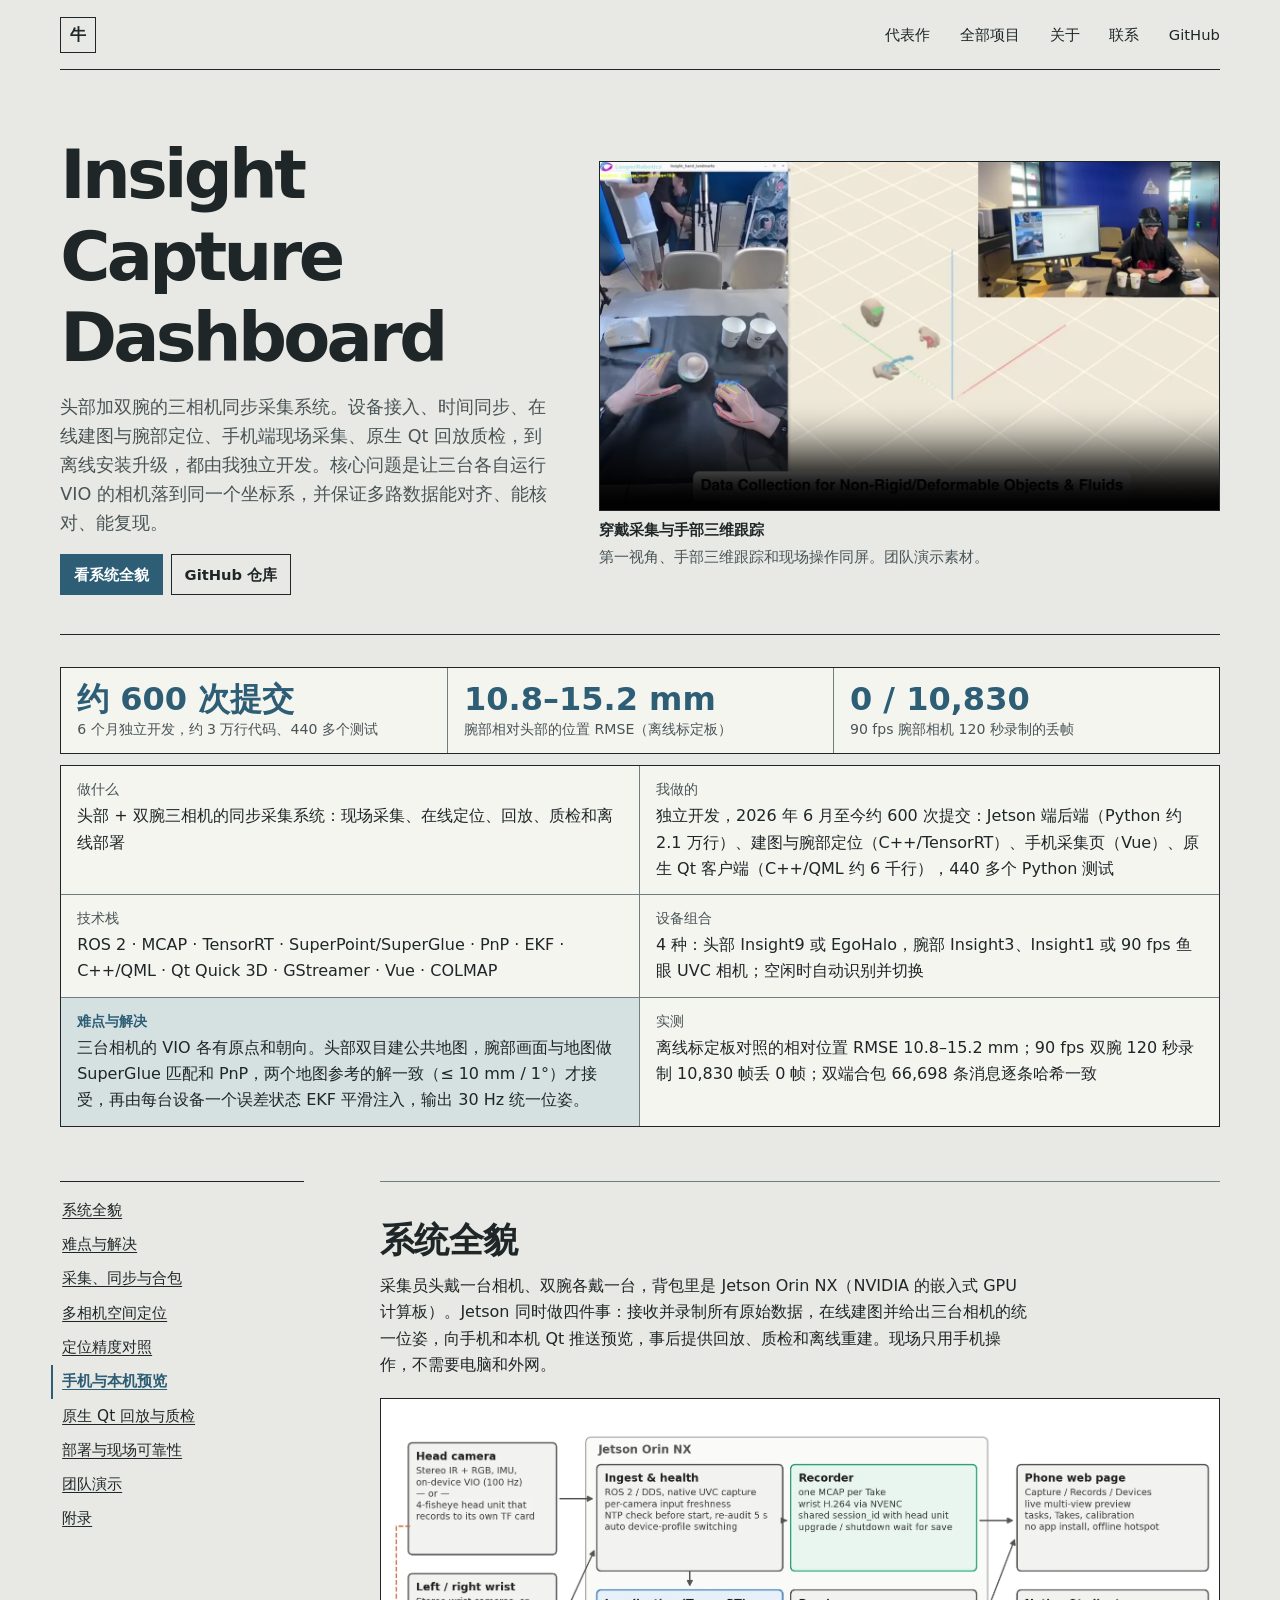
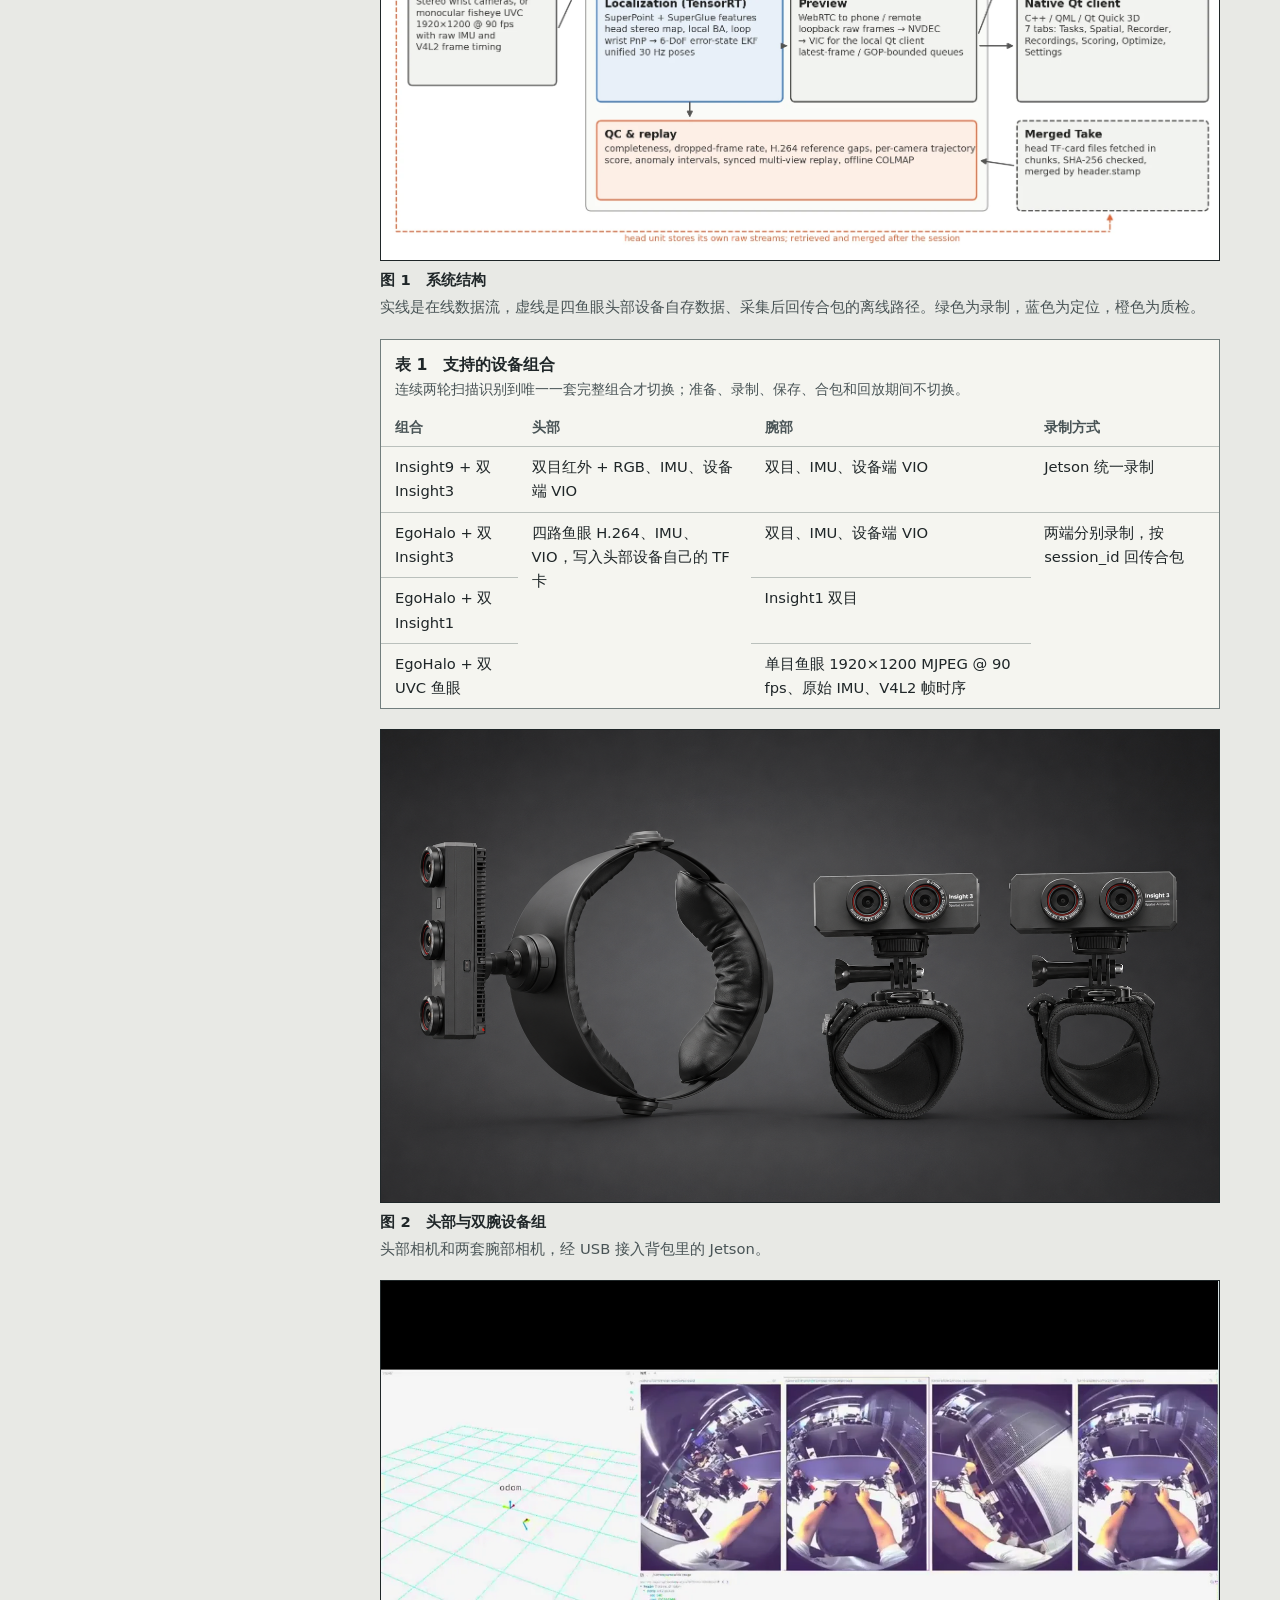
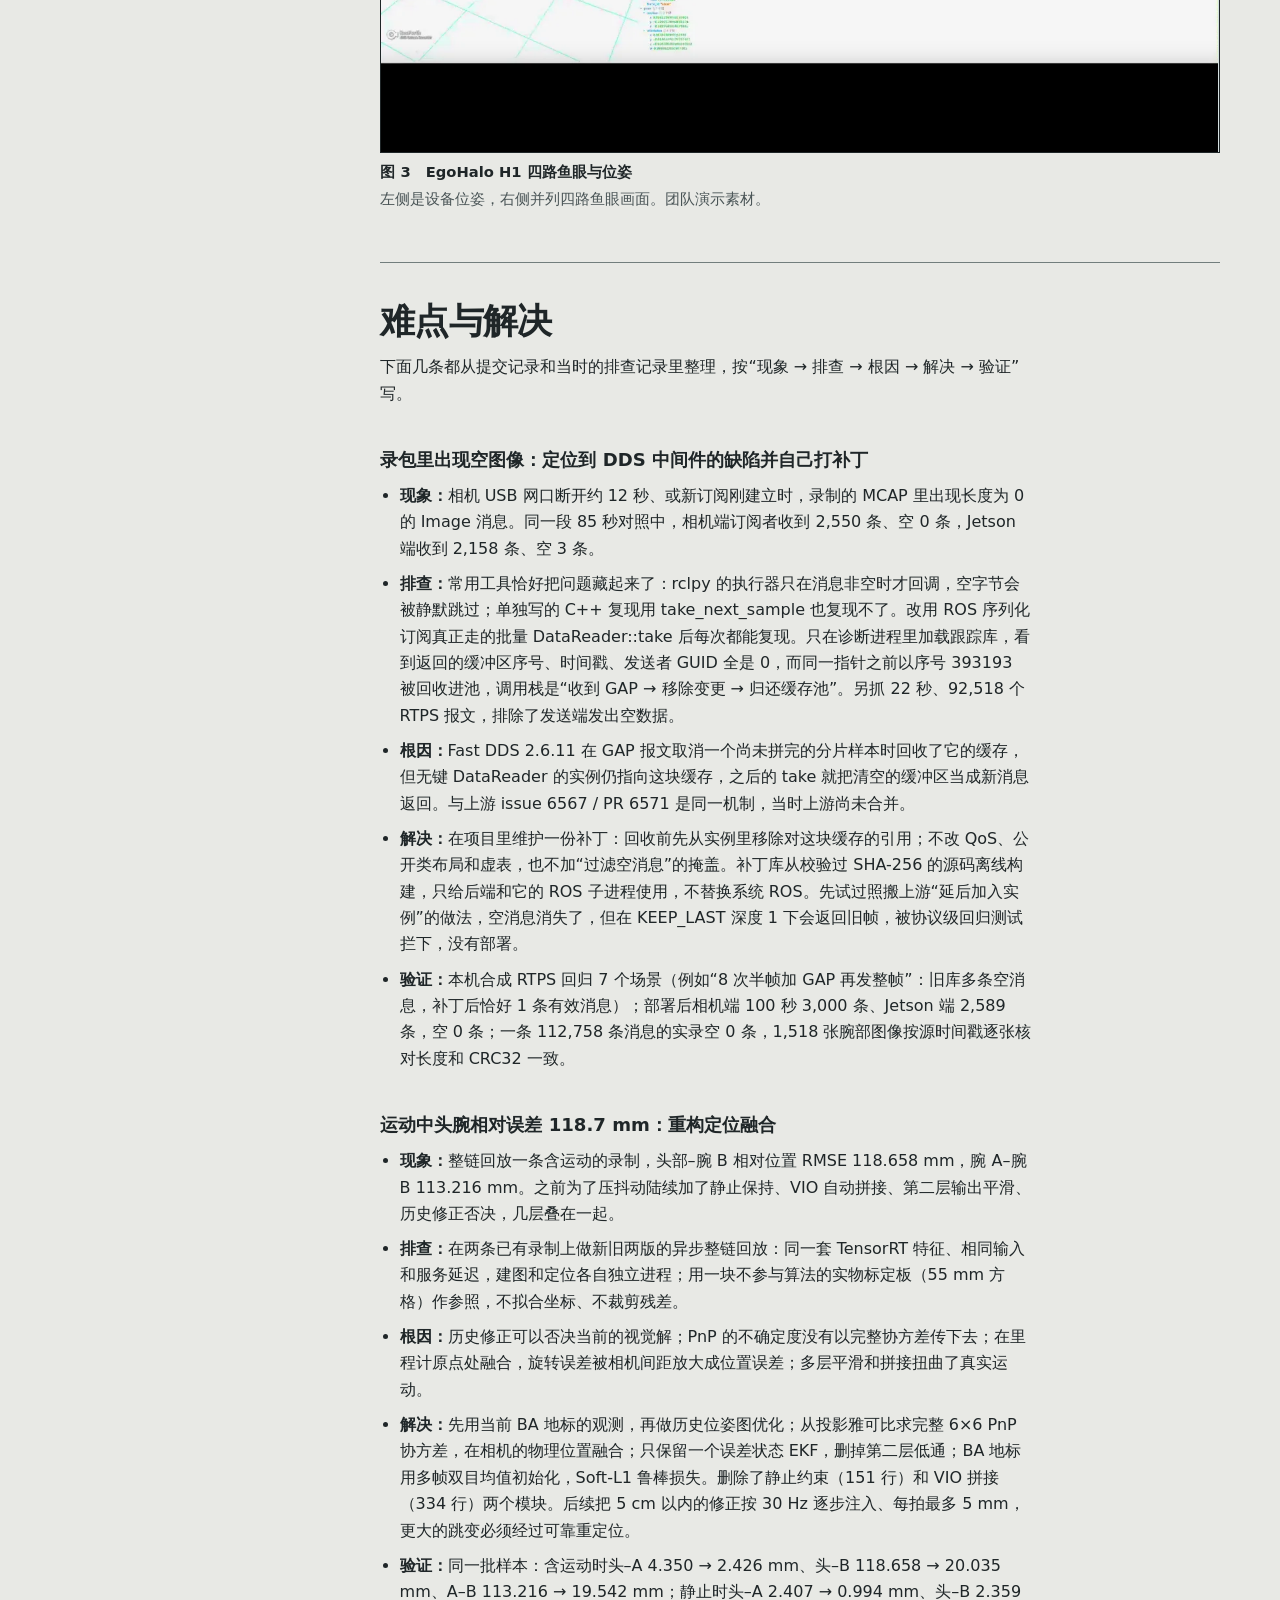
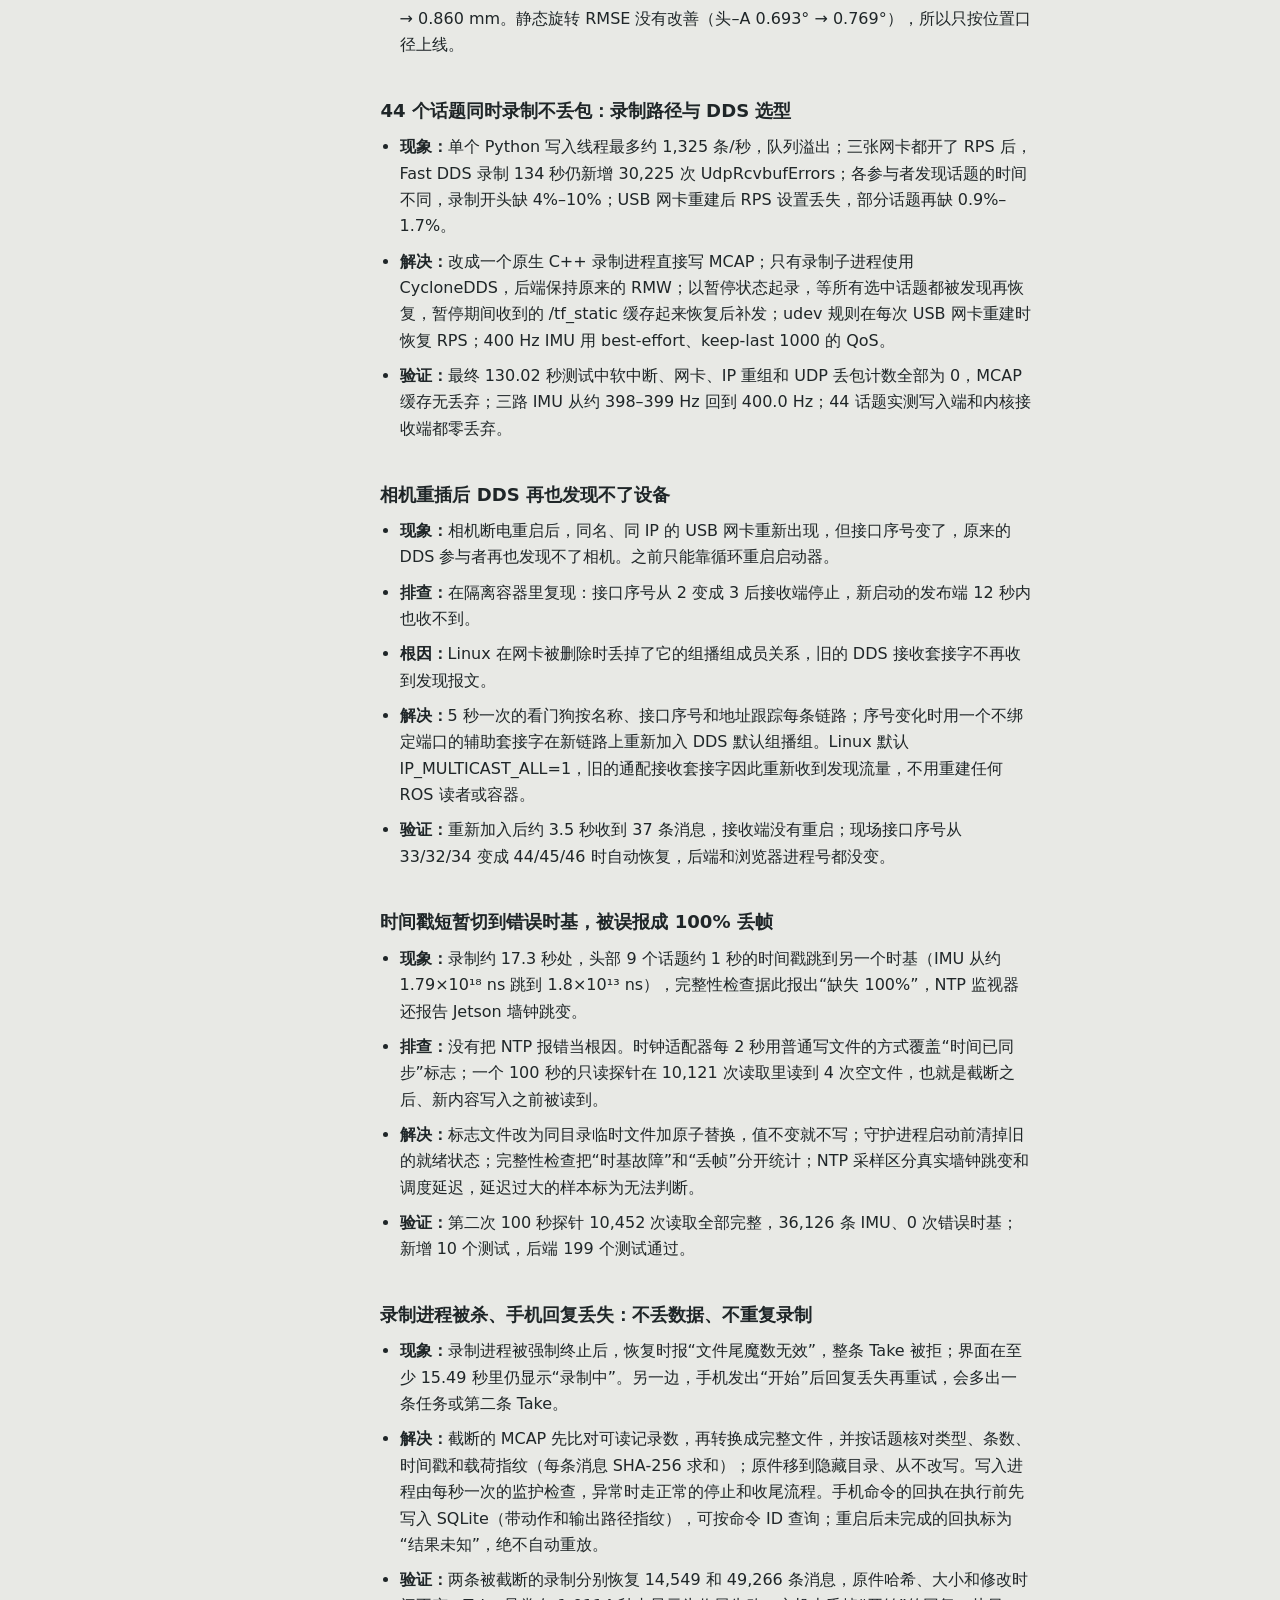
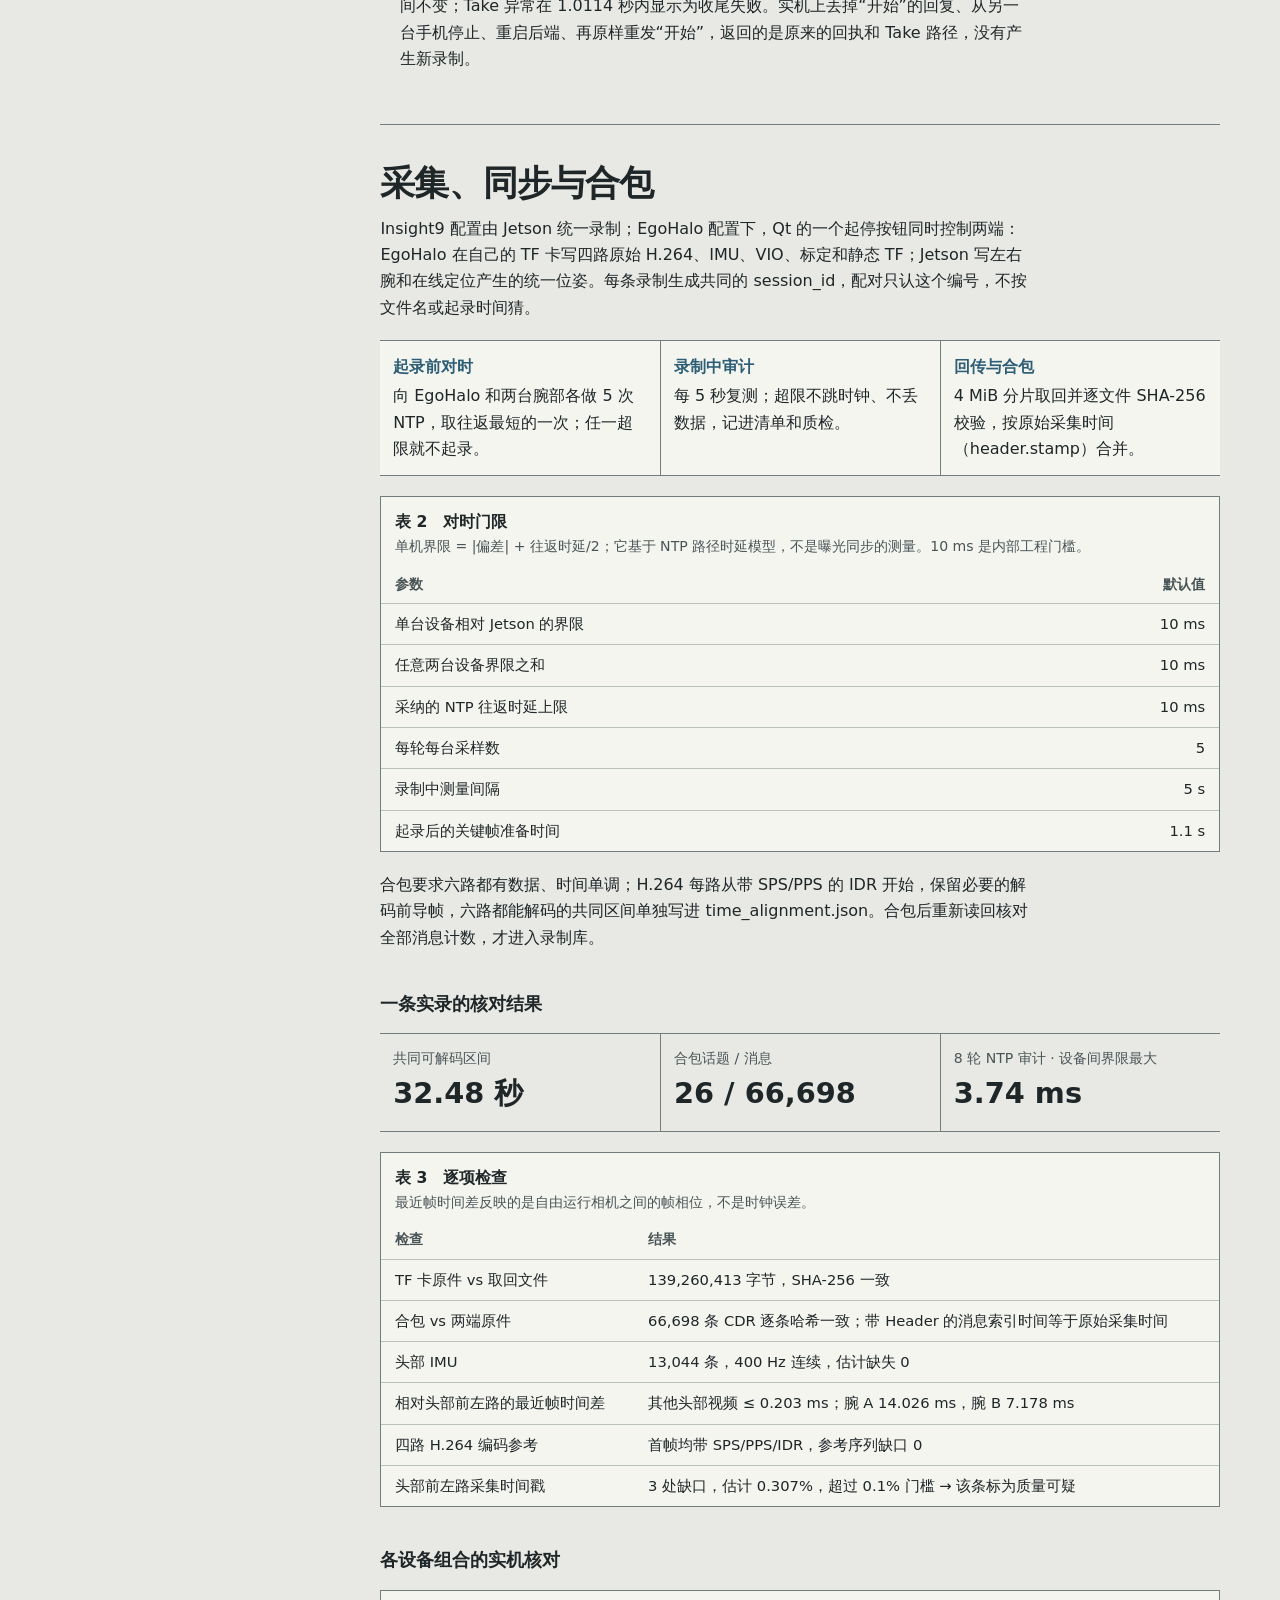
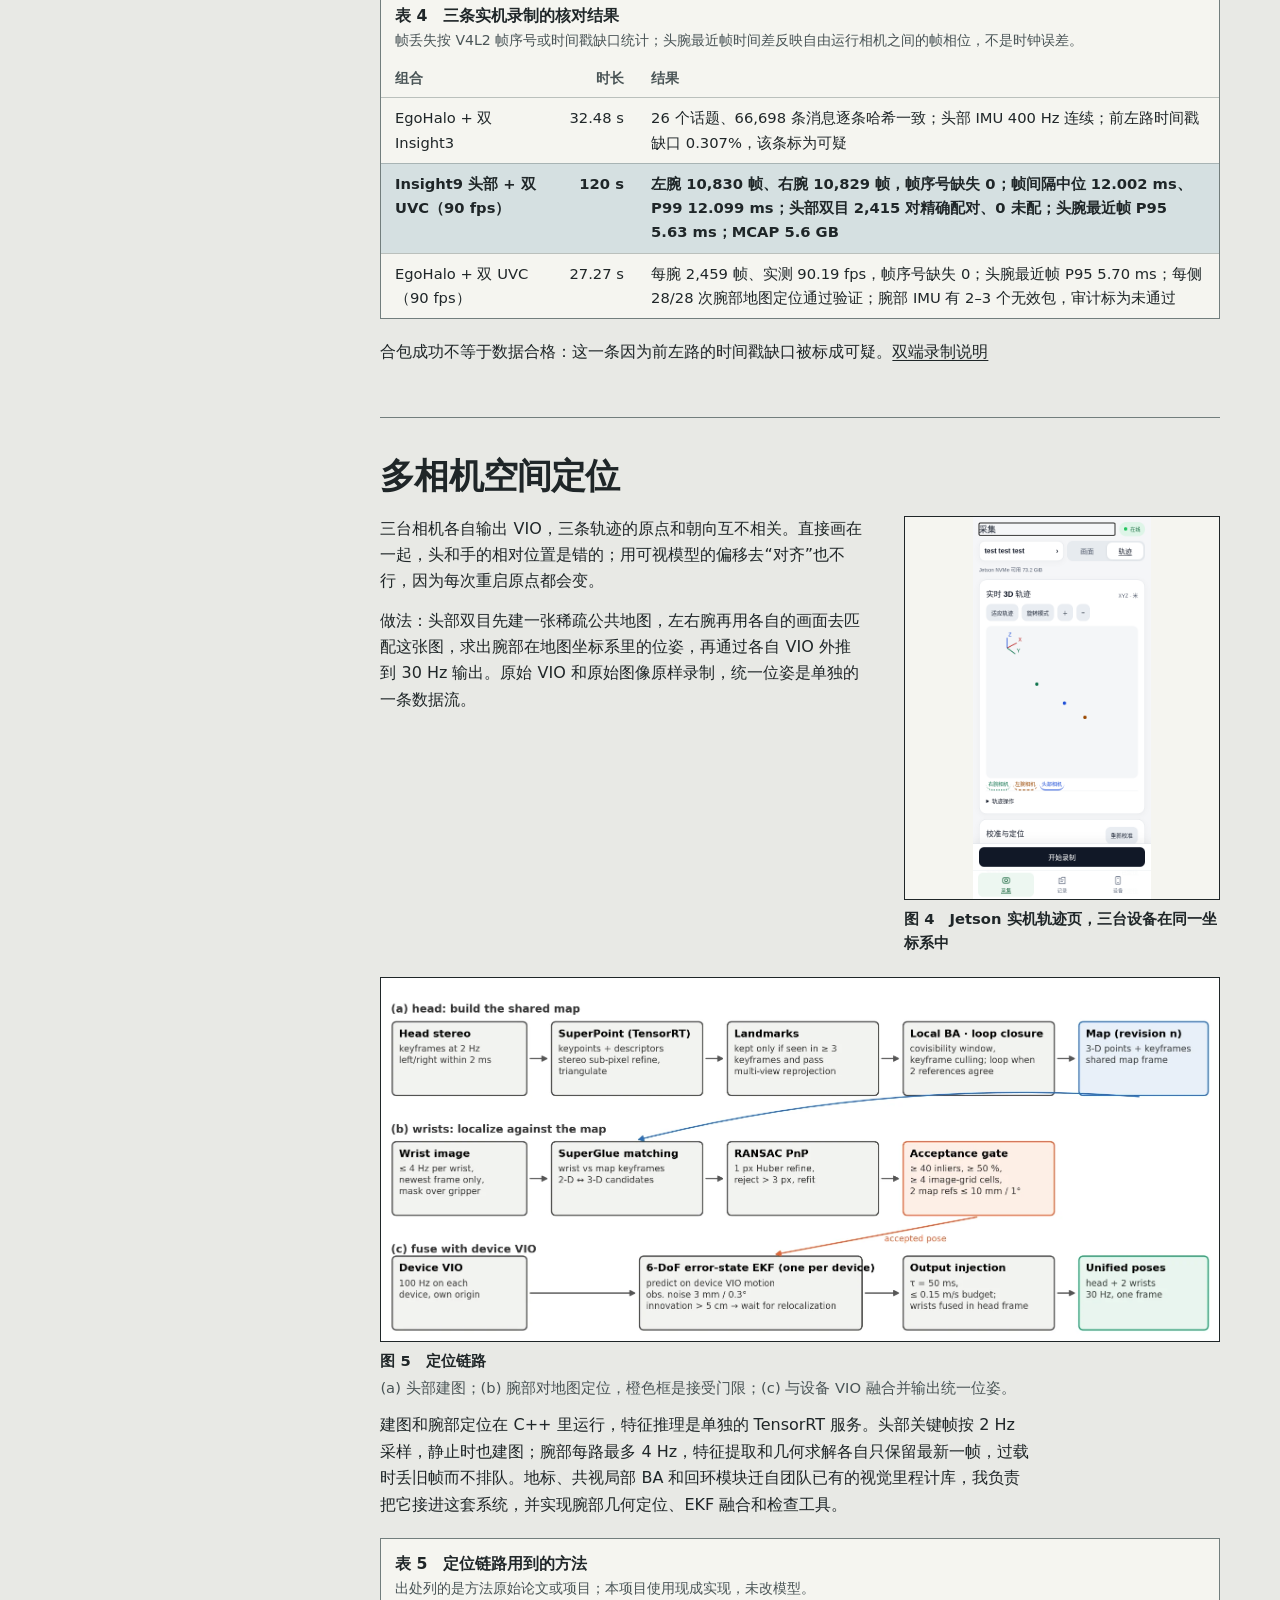
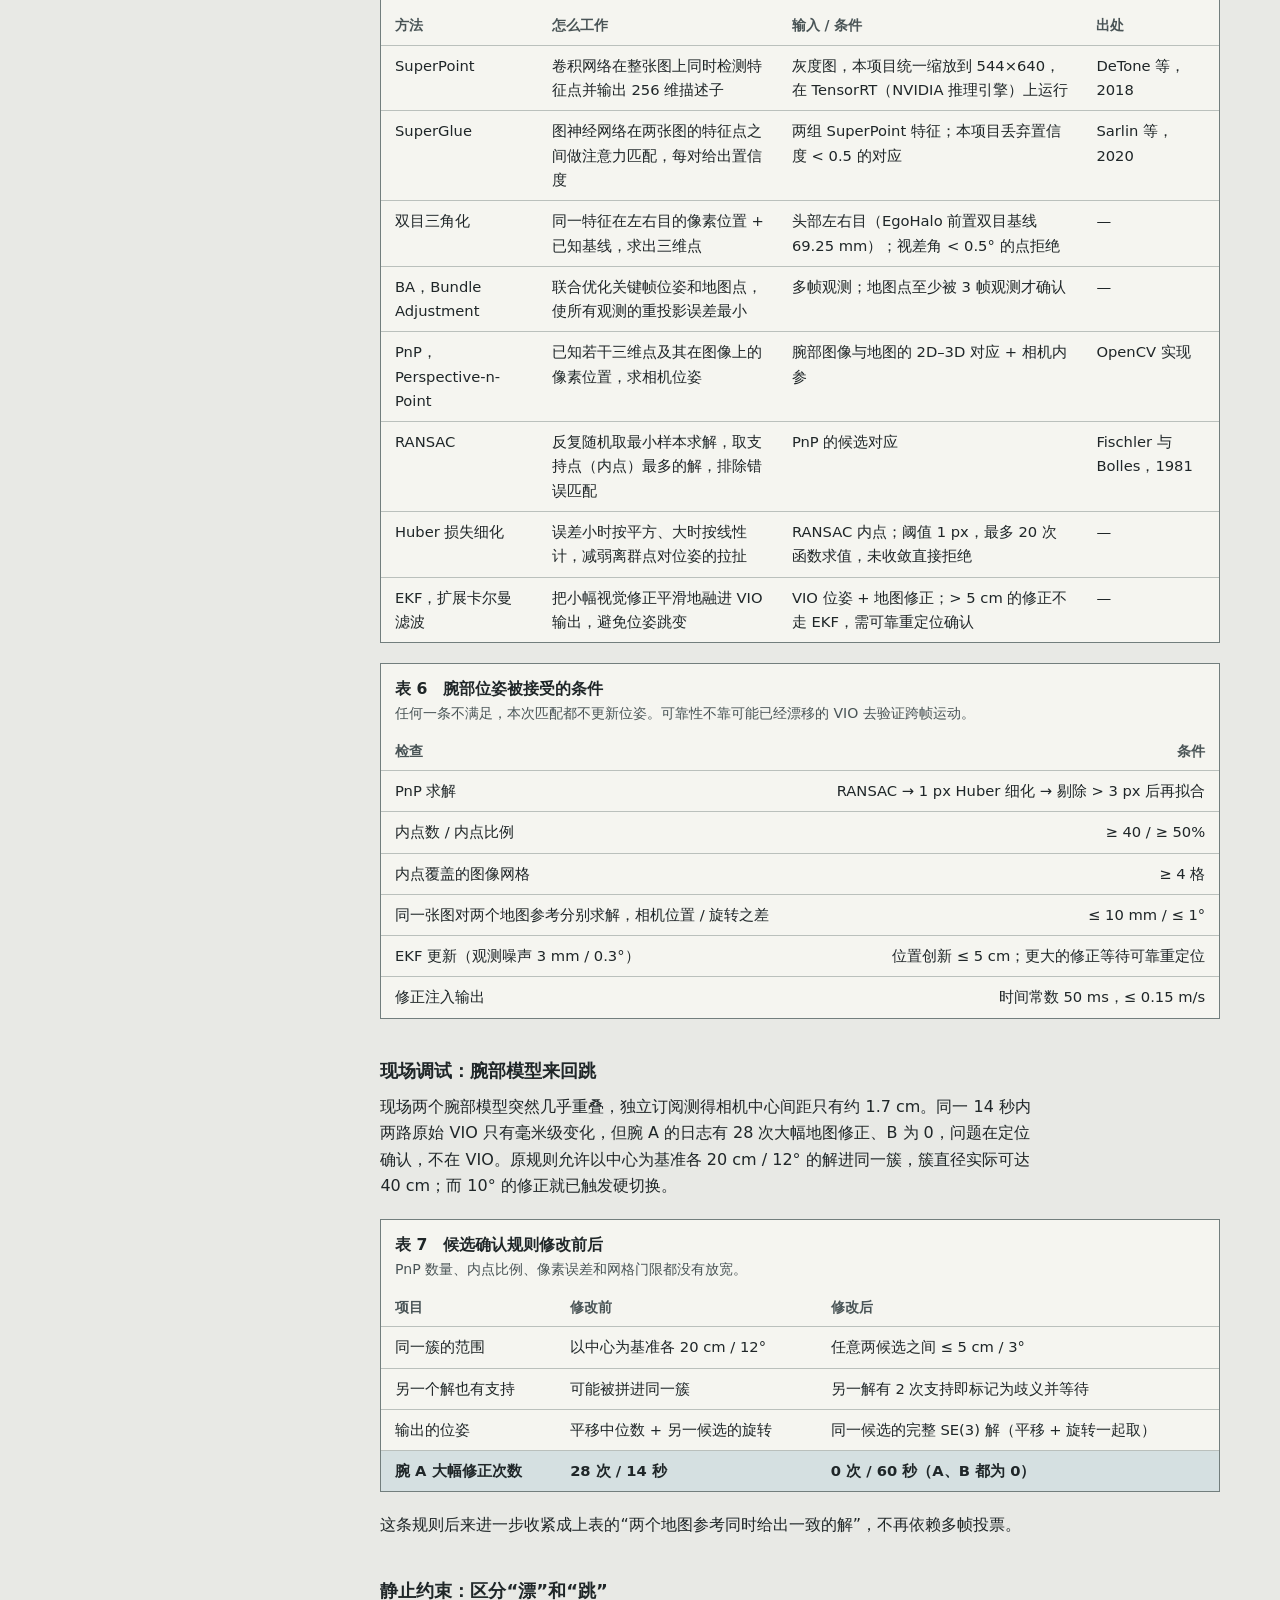
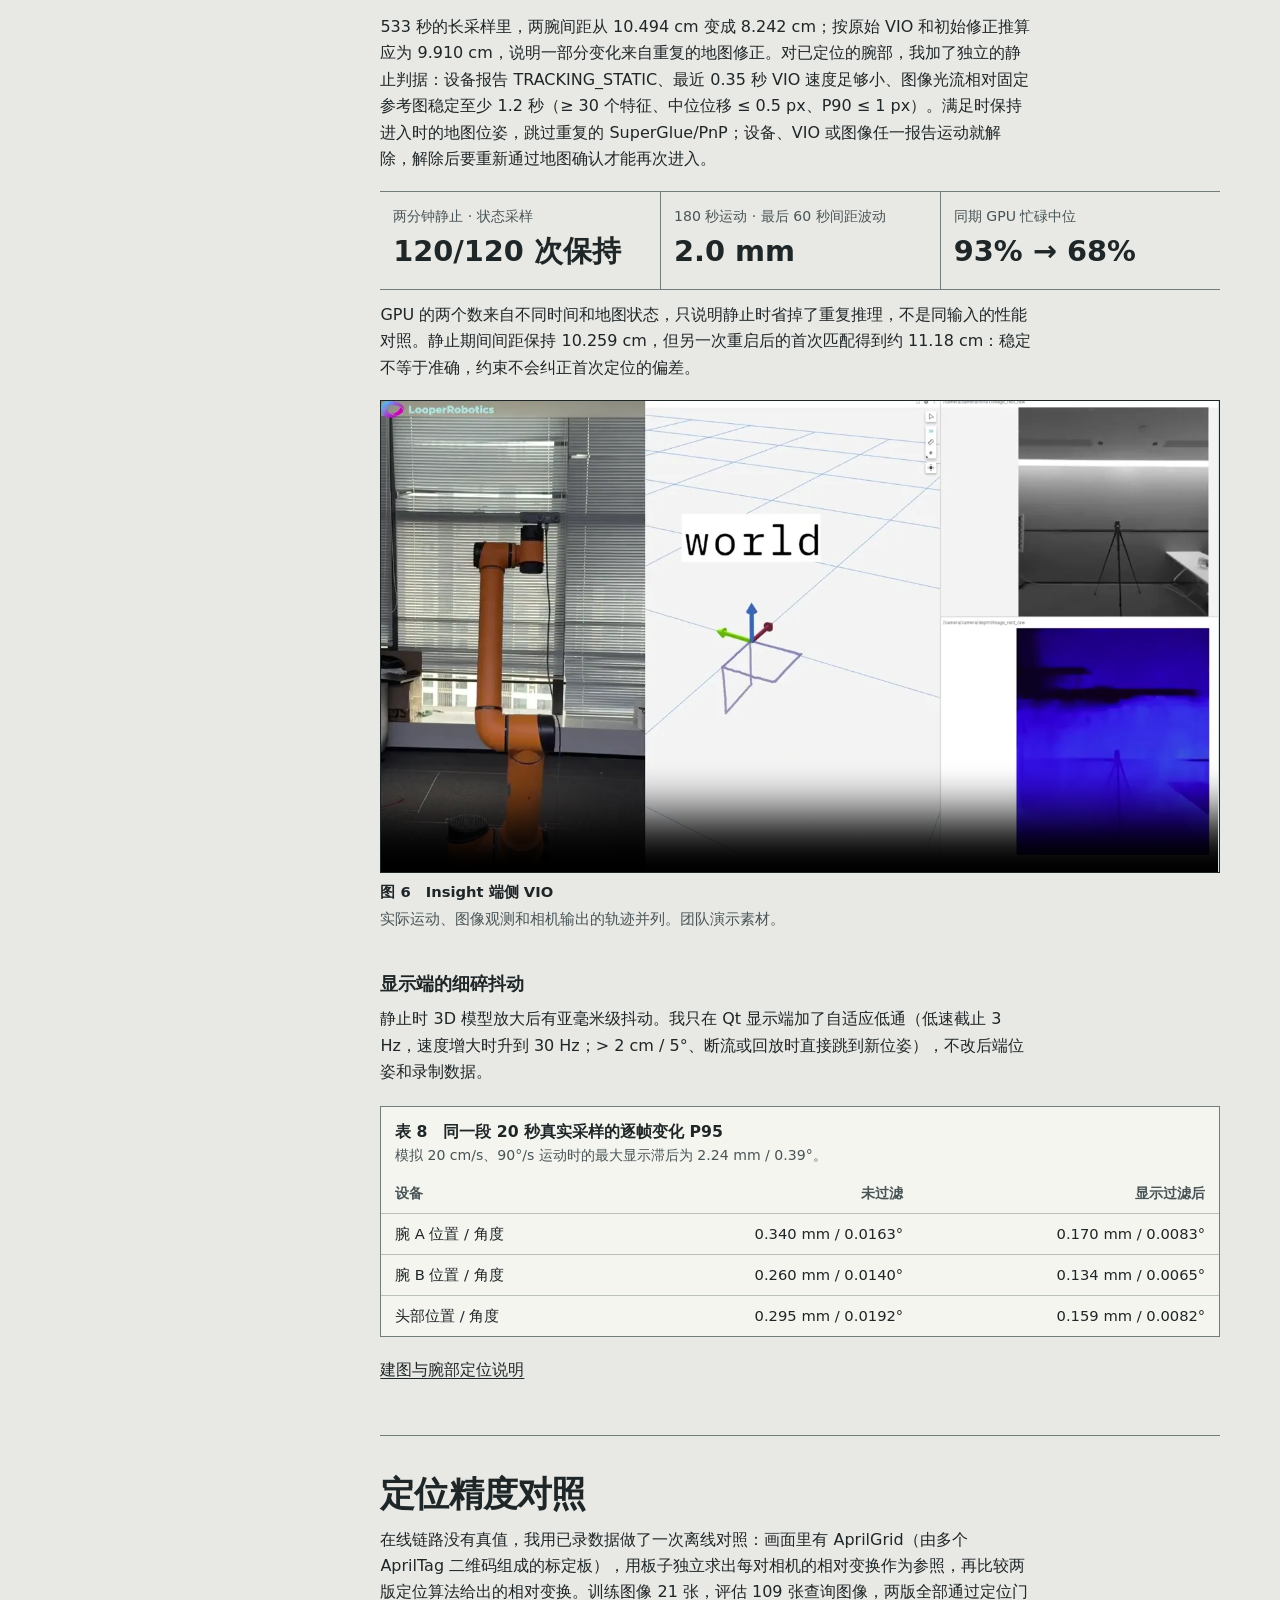
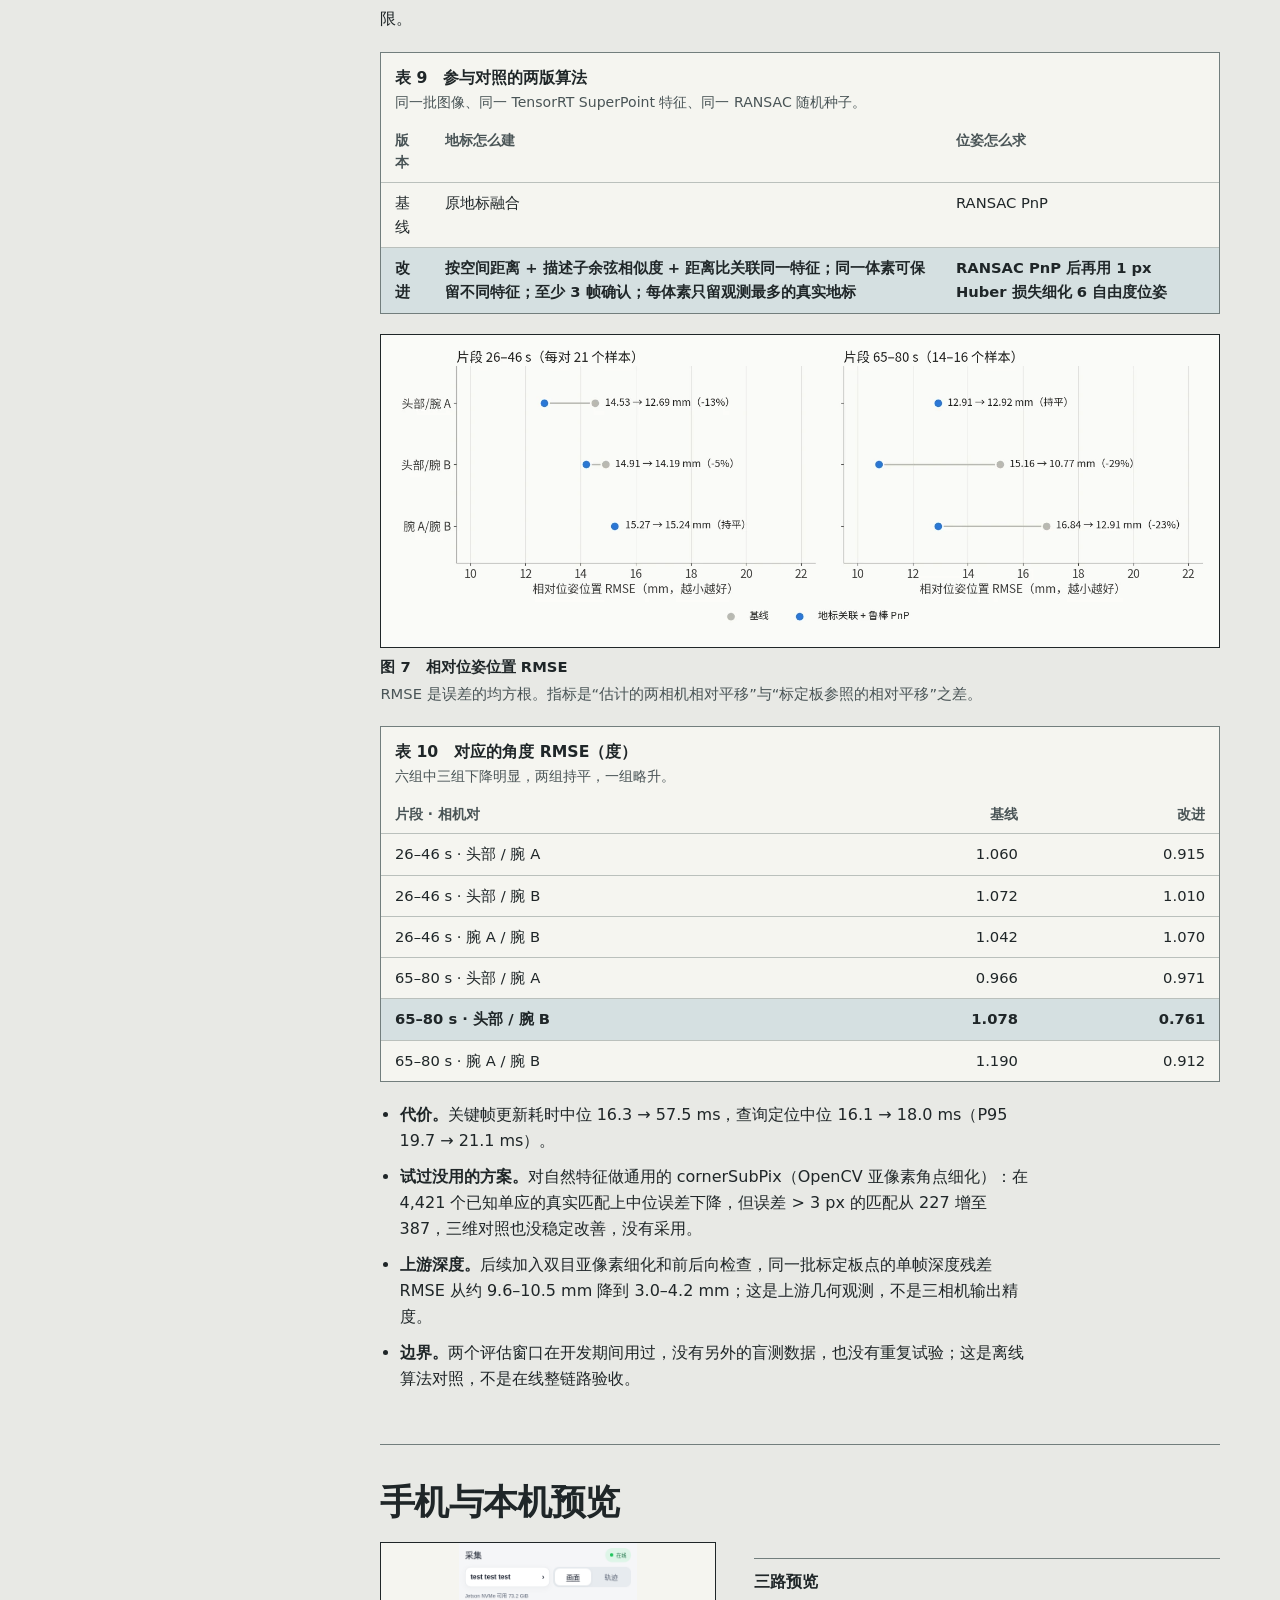
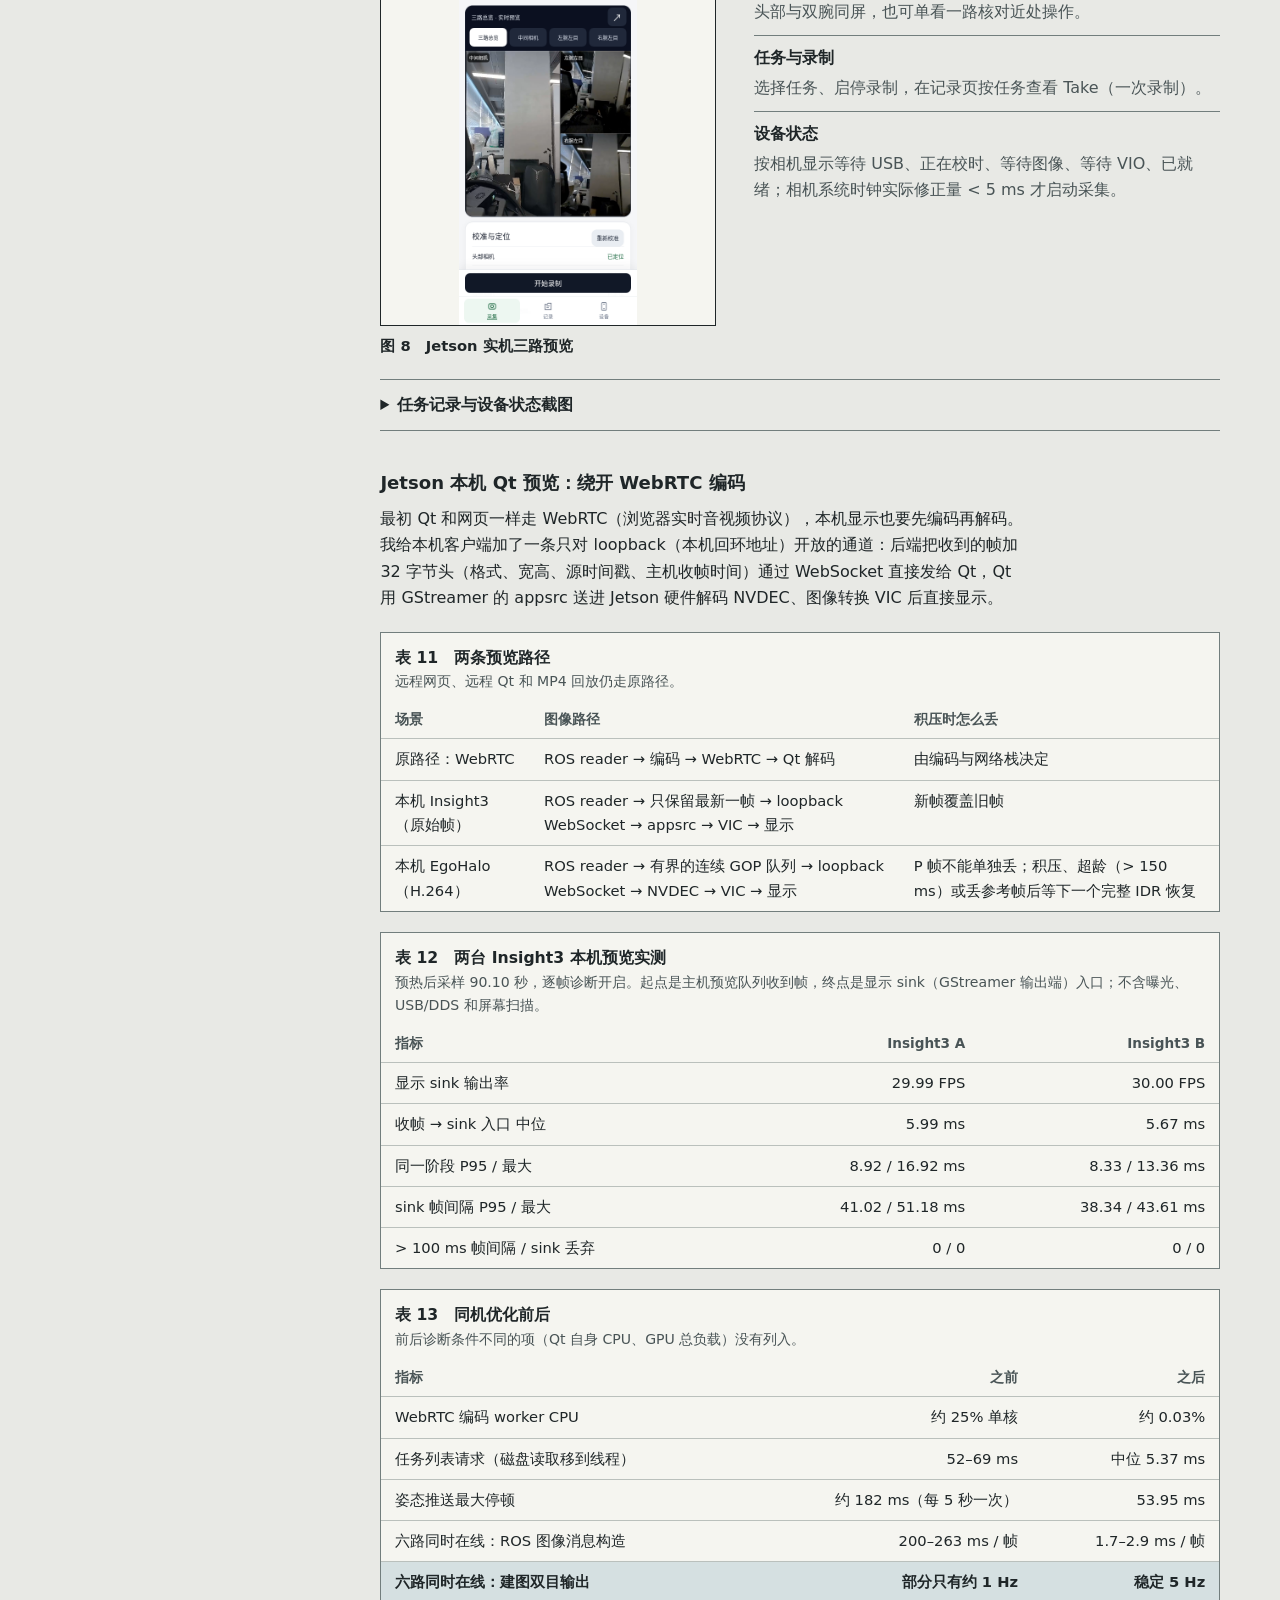
<file: projects/insight-capture/index.html>
<!doctype html>
<html lang="zh-CN">
  <head>
    <meta charset="utf-8">
    <meta name="viewport" content="width=device-width, initial-scale=1">
    <meta name="text-scale" content="scale">
    <meta name="color-scheme" content="light dark">
    <meta name="theme-color" content="#e8e9e5" media="(prefers-color-scheme: light)">
    <meta name="theme-color" content="#181e21" media="(prefers-color-scheme: dark)">
    <meta name="referrer" content="strict-origin-when-cross-origin">
    <meta name="description" content="头部与双腕三台相机接入 Jetson，手机现场监看，原生 Qt 回放和质检。难点是让三台相机各自的 VIO 落到同一个坐标系。">
    <meta property="og:type" content="article">
    <meta property="og:title" content="Insight Capture Dashboard · 牛牧">
    <meta property="og:description" content="三相机同步采集、公共地图定位、手机监看与原生 Qt 质检。">
    <meta property="og:image" content="https://nusniumu.github.io/assets/insight-v1/insight-wearable-full.webp">
    <title>Insight Capture Dashboard · 牛牧</title>
    <link rel="canonical" href="https://nusniumu.github.io/projects/insight-capture/">
    <link rel="icon" href="../../assets/mark.png" type="image/png">
    <link rel="stylesheet" href="../../assets/site.css?v=b49bae4f">
    <script src="../../assets/case.js?v=6579f5e5" defer></script>
  </head>
  <body id="top">
    <a class="skip-link" href="#main">跳到正文</a>
    <header class="shell masthead">
      <a class="brand" href="../../" aria-label="牛牧首页"><span aria-hidden="true">牛</span></a>
      <nav aria-label="主导航">
        <ul class="nav-list">
          <li><a href="../../#featured">代表作</a></li>
          <li><a href="../../#projects">全部项目</a></li>
          <li><a href="../../#about">关于</a></li>
          <li><a href="../../#contact">联系</a></li>
          <li><a href="https://github.com/NUSNiuMu">GitHub</a></li>
        </ul>
      </nav>
    </header>
    <main id="main" class="shell case-shell insight-case insight-v1 portfolio-case" tabindex="-1">
      <header class="insight-hero">
        <div class="case-title">
          <h1 lang="en">Insight Capture Dashboard</h1>
          <p class="lead">头部加双腕的三相机同步采集系统。设备接入、时间同步、在线建图与腕部定位、手机端现场采集、原生 Qt 回放质检，到离线安装升级，都由我独立开发。核心问题是让三台各自运行 VIO 的相机落到同一个坐标系，并保证多路数据能对齐、能核对、能复现。</p>
          <div class="actions">
            <a class="button primary" href="#overview">看系统全貌</a>
            <a class="button" href="https://github.com/NUSNiuMu/insight-capture-dashboard">GitHub 仓库</a>
          </div>
        </div>
        <figure class="case-media">
          <video class="sample-video" width="1280" height="720" controls playsinline preload="none" poster="../../assets/insight-v1/insight-wearable-full.webp" aria-labelledby="video-wearable">
            <source src="../../assets/insight-v1/insight-wearable-full.mp4" type="video/mp4">
            <a href="../../assets/insight-v1/insight-wearable-full.mp4">打开穿戴采集与手部三维跟踪视频</a>
          </video>
          <figcaption><strong class="insight-media-title" id="video-wearable">穿戴采集与手部三维跟踪</strong>第一视角、手部三维跟踪和现场操作同屏。团队演示素材。</figcaption>
        </figure>
      </header>

<!-- build:metrics -->
      <dl class="key-metrics" aria-label="关键指标"><div><dt>6 个月独立开发，约 3 万行代码、440 多个测试</dt><dd>约 600 次提交</dd></div><div><dt>腕部相对头部的位置 RMSE（离线标定板）</dt><dd>10.8–15.2 mm</dd></div><div><dt>90 fps 腕部相机 120 秒录制的丢帧</dt><dd>0 / 10,830</dd></div></dl>
<!-- /build:metrics -->
      <dl class="case-summary" aria-label="项目摘要">
        <div><dt>做什么</dt><dd>头部 + 双腕三相机的同步采集系统：现场采集、在线定位、回放、质检和离线部署</dd></div>
        <div><dt>我做的</dt><dd>独立开发，2026 年 6 月至今约 600 次提交：Jetson 端后端（Python 约 2.1 万行）、建图与腕部定位（C++/TensorRT）、手机采集页（Vue）、原生 Qt 客户端（C++/QML 约 6 千行），440 多个 Python 测试</dd></div>
        <div><dt>技术栈</dt><dd lang="en">ROS 2 · MCAP · TensorRT · SuperPoint/SuperGlue · PnP · EKF · C++/QML · Qt Quick 3D · GStreamer · Vue · COLMAP</dd></div>
        <div><dt>设备组合</dt><dd>4 种：头部 Insight9 或 EgoHalo，腕部 Insight3、Insight1 或 90 fps 鱼眼 UVC 相机；空闲时自动识别并切换</dd></div>
        <div class="summary-key"><dt>难点与解决</dt><dd>三台相机的 VIO 各有原点和朝向。头部双目建公共地图，腕部画面与地图做 SuperGlue 匹配和 PnP，两个地图参考的解一致（≤ 10 mm / 1°）才接受，再由每台设备一个误差状态 EKF 平滑注入，输出 30 Hz 统一位姿。</dd></div>
        <div><dt>实测</dt><dd>离线标定板对照的相对位置 RMSE 10.8–15.2 mm；90 fps 双腕 120 秒录制 10,830 帧丢 0 帧；双端合包 66,698 条消息逐条哈希一致</dd></div>
      </dl>

      <div class="case-layout">
        <nav class="toc" aria-label="章节目录">
          <ul>
            <li><a href="#overview">系统全貌</a></li>
            <li><a href="#challenges">难点与解决</a></li>
            <li><a href="#recording">采集、同步与合包</a></li>
            <li><a href="#spatial">多相机空间定位</a></li>
            <li><a href="#precision">定位精度对照</a></li>
            <li><a href="#preview">手机与本机预览</a></li>
            <li><a href="#review">原生 Qt 回放与质检</a></li>
            <li><a href="#deploy">部署与现场可靠性</a></li>
            <li><a href="#demos">团队演示</a></li>
            <li><a href="#appendix">附录</a></li>
          </ul>
        </nav>
        <div class="case-text">
          <section class="chapter" id="overview" tabindex="-1">
            <h2>系统全貌</h2>
            <p>采集员头戴一台相机、双腕各戴一台，背包里是 Jetson Orin NX（NVIDIA 的嵌入式 GPU 计算板）。Jetson 同时做四件事：接收并录制所有原始数据，在线建图并给出三台相机的统一位姿，向手机和本机 Qt 推送预览，事后提供回放、质检和离线重建。现场只用手机操作，不需要电脑和外网。</p>
            <figure class="case-media">
              <a class="screenshot-link" href="../../assets/project-media/insight-f1-system.webp" aria-label="打开原图：系统结构"><img src="../../assets/project-media/insight-f1-system.webp" width="1773" height="977" loading="lazy" decoding="async" alt="左侧是头部相机和左右腕相机；中间是 Jetson Orin NX 上的五个服务：接入与健康检查、录制、TensorRT 定位、预览、质检与回放；右侧是手机网页、原生 Qt 客户端和合包后的 Take。一条虚线表示四鱼眼头部设备把原始数据存在自己的 TF 卡上，采集后回传合包。"></a>
              <figcaption><strong class="insight-media-title">图 1　系统结构</strong>实线是在线数据流，虚线是四鱼眼头部设备自存数据、采集后回传合包的离线路径。绿色为录制，蓝色为定位，橙色为质检。</figcaption>
            </figure>
            <figure class="data-table"><table><caption><strong>表 1　支持的设备组合</strong>连续两轮扫描识别到唯一一套完整组合才切换；准备、录制、保存、合包和回放期间不切换。</caption><thead><tr><th>组合</th><th>头部</th><th>腕部</th><th>录制方式</th></tr></thead><tbody>
              <tr><td>Insight9 + 双 Insight3</td><td>双目红外 + RGB、IMU、设备端 VIO</td><td>双目、IMU、设备端 VIO</td><td>Jetson 统一录制</td></tr>
              <tr><td>EgoHalo + 双 Insight3</td><td rowspan="3">四路鱼眼 H.264、IMU、VIO，写入头部设备自己的 TF 卡</td><td>双目、IMU、设备端 VIO</td><td rowspan="3">两端分别录制，按 session_id 回传合包</td></tr>
              <tr><td>EgoHalo + 双 Insight1</td><td>Insight1 双目</td></tr>
              <tr><td>EgoHalo + 双 UVC 鱼眼</td><td>单目鱼眼 1920×1200 MJPEG @ 90 fps、原始 IMU、V4L2 帧时序</td></tr>
            </tbody></table></figure>
            <figure class="case-media">
              <a class="screenshot-link" href="../../assets/insight-v1/wearable-kit.png" aria-label="打开原图：头部采集设备与两套腕部相机组件">
                <img src="../../assets/insight-v1/wearable-kit.png" width="1672" height="941" alt="头部采集设备与两套腕部相机组件" loading="lazy">
              </a>
              <figcaption><strong class="insight-media-title">图 2　头部与双腕设备组</strong>头部相机和两套腕部相机，经 USB 接入背包里的 Jetson。</figcaption>
            </figure>
            <figure class="case-media">
              <video class="sample-video" width="1280" height="720" controls playsinline preload="none" poster="../../assets/insight-v1/insight-egohalo-four-view.webp" aria-labelledby="video-egohalo">
                <source src="../../assets/insight-v1/insight-egohalo-four-view.mp4" type="video/mp4">
                <a href="../../assets/insight-v1/insight-egohalo-four-view.mp4">打开 EgoHalo H1 四路鱼眼与位姿视频</a>
              </video>
              <figcaption><strong class="insight-media-title" id="video-egohalo">图 3　EgoHalo H1 四路鱼眼与位姿</strong>左侧是设备位姿，右侧并列四路鱼眼画面。团队演示素材。</figcaption>
            </figure>
          </section>

          <section class="chapter" id="challenges" tabindex="-1">
            <h2>难点与解决</h2>
            <p>下面几条都从提交记录和当时的排查记录里整理，按“现象 → 排查 → 根因 → 解决 → 验证”写。</p>
            <h3>录包里出现空图像：定位到 DDS 中间件的缺陷并自己打补丁</h3>
            <ul class="plain-list">
              <li><strong>现象：</strong>相机 USB 网口断开约 12 秒、或新订阅刚建立时，录制的 MCAP 里出现长度为 0 的 Image 消息。同一段 85 秒对照中，相机端订阅者收到 2,550 条、空 0 条，Jetson 端收到 2,158 条、空 3 条。</li>
              <li><strong>排查：</strong>常用工具恰好把问题藏起来了：rclpy 的执行器只在消息非空时才回调，空字节会被静默跳过；单独写的 C++ 复现用 take_next_sample 也复现不了。改用 ROS 序列化订阅真正走的批量 DataReader::take 后每次都能复现。只在诊断进程里加载跟踪库，看到返回的缓冲区序号、时间戳、发送者 GUID 全是 0，而同一指针之前以序号 393193 被回收进池，调用栈是“收到 GAP → 移除变更 → 归还缓存池”。另抓 22 秒、92,518 个 RTPS 报文，排除了发送端发出空数据。</li>
              <li><strong>根因：</strong>Fast DDS 2.6.11 在 GAP 报文取消一个尚未拼完的分片样本时回收了它的缓存，但无键 DataReader 的实例仍指向这块缓存，之后的 take 就把清空的缓冲区当成新消息返回。与上游 issue 6567 / PR 6571 是同一机制，当时上游尚未合并。</li>
              <li><strong>解决：</strong>在项目里维护一份补丁：回收前先从实例里移除对这块缓存的引用；不改 QoS、公开类布局和虚表，也不加“过滤空消息”的掩盖。补丁库从校验过 SHA-256 的源码离线构建，只给后端和它的 ROS 子进程使用，不替换系统 ROS。先试过照搬上游“延后加入实例”的做法，空消息消失了，但在 KEEP_LAST 深度 1 下会返回旧帧，被协议级回归测试拦下，没有部署。</li>
              <li><strong>验证：</strong>本机合成 RTPS 回归 7 个场景（例如“8 次半帧加 GAP 再发整帧”：旧库多条空消息，补丁后恰好 1 条有效消息）；部署后相机端 100 秒 3,000 条、Jetson 端 2,589 条，空 0 条；一条 112,758 条消息的实录空 0 条，1,518 张腕部图像按源时间戳逐张核对长度和 CRC32 一致。</li>
            </ul>
            <h3>运动中头腕相对误差 118.7 mm：重构定位融合</h3>
            <ul class="plain-list">
              <li><strong>现象：</strong>整链回放一条含运动的录制，头部–腕 B 相对位置 RMSE 118.658 mm，腕 A–腕 B 113.216 mm。之前为了压抖动陆续加了静止保持、VIO 自动拼接、第二层输出平滑、历史修正否决，几层叠在一起。</li>
              <li><strong>排查：</strong>在两条已有录制上做新旧两版的异步整链回放：同一套 TensorRT 特征、相同输入和服务延迟，建图和定位各自独立进程；用一块不参与算法的实物标定板（55 mm 方格）作参照，不拟合坐标、不裁剪残差。</li>
              <li><strong>根因：</strong>历史修正可以否决当前的视觉解；PnP 的不确定度没有以完整协方差传下去；在里程计原点处融合，旋转误差被相机间距放大成位置误差；多层平滑和拼接扭曲了真实运动。</li>
              <li><strong>解决：</strong>先用当前 BA 地标的观测，再做历史位姿图优化；从投影雅可比求完整 6×6 PnP 协方差，在相机的物理位置融合；只保留一个误差状态 EKF，删掉第二层低通；BA 地标用多帧双目均值初始化，Soft-L1 鲁棒损失。删除了静止约束（151 行）和 VIO 拼接（334 行）两个模块。后续把 5 cm 以内的修正按 30 Hz 逐步注入、每拍最多 5 mm，更大的跳变必须经过可靠重定位。</li>
              <li><strong>验证：</strong>同一批样本：含运动时头–A 4.350 → 2.426 mm、头–B 118.658 → 20.035 mm、A–B 113.216 → 19.542 mm；静止时头–A 2.407 → 0.994 mm、头–B 2.359 → 0.860 mm。静态旋转 RMSE 没有改善（头–A 0.693° → 0.769°），所以只按位置口径上线。</li>
            </ul>
            <h3>44 个话题同时录制不丢包：录制路径与 DDS 选型</h3>
            <ul class="plain-list">
              <li><strong>现象：</strong>单个 Python 写入线程最多约 1,325 条/秒，队列溢出；三张网卡都开了 RPS 后，Fast DDS 录制 134 秒仍新增 30,225 次 UdpRcvbufErrors；各参与者发现话题的时间不同，录制开头缺 4%–10%；USB 网卡重建后 RPS 设置丢失，部分话题再缺 0.9%–1.7%。</li>
              <li><strong>解决：</strong>改成一个原生 C++ 录制进程直接写 MCAP；只有录制子进程使用 CycloneDDS，后端保持原来的 RMW；以暂停状态起录，等所有选中话题都被发现再恢复，暂停期间收到的 /tf_static 缓存起来恢复后补发；udev 规则在每次 USB 网卡重建时恢复 RPS；400 Hz IMU 用 best-effort、keep-last 1000 的 QoS。</li>
              <li><strong>验证：</strong>最终 130.02 秒测试中软中断、网卡、IP 重组和 UDP 丢包计数全部为 0，MCAP 缓存无丢弃；三路 IMU 从约 398–399 Hz 回到 400.0 Hz；44 话题实测写入端和内核接收端都零丢弃。</li>
            </ul>
            <h3>相机重插后 DDS 再也发现不了设备</h3>
            <ul class="plain-list">
              <li><strong>现象：</strong>相机断电重启后，同名、同 IP 的 USB 网卡重新出现，但接口序号变了，原来的 DDS 参与者再也发现不了相机。之前只能靠循环重启启动器。</li>
              <li><strong>排查：</strong>在隔离容器里复现：接口序号从 2 变成 3 后接收端停止，新启动的发布端 12 秒内也收不到。</li>
              <li><strong>根因：</strong>Linux 在网卡被删除时丢掉了它的组播组成员关系，旧的 DDS 接收套接字不再收到发现报文。</li>
              <li><strong>解决：</strong>5 秒一次的看门狗按名称、接口序号和地址跟踪每条链路；序号变化时用一个不绑定端口的辅助套接字在新链路上重新加入 DDS 默认组播组。Linux 默认 IP_MULTICAST_ALL=1，旧的通配接收套接字因此重新收到发现流量，不用重建任何 ROS 读者或容器。</li>
              <li><strong>验证：</strong>重新加入后约 3.5 秒收到 37 条消息，接收端没有重启；现场接口序号从 33/32/34 变成 44/45/46 时自动恢复，后端和浏览器进程号都没变。</li>
            </ul>
            <h3>时间戳短暂切到错误时基，被误报成 100% 丢帧</h3>
            <ul class="plain-list">
              <li><strong>现象：</strong>录制约 17.3 秒处，头部 9 个话题约 1 秒的时间戳跳到另一个时基（IMU 从约 1.79×10¹⁸ ns 跳到 1.8×10¹³ ns），完整性检查据此报出“缺失 100%”，NTP 监视器还报告 Jetson 墙钟跳变。</li>
              <li><strong>排查：</strong>没有把 NTP 报错当根因。时钟适配器每 2 秒用普通写文件的方式覆盖“时间已同步”标志；一个 100 秒的只读探针在 10,121 次读取里读到 4 次空文件，也就是截断之后、新内容写入之前被读到。</li>
              <li><strong>解决：</strong>标志文件改为同目录临时文件加原子替换，值不变就不写；守护进程启动前清掉旧的就绪状态；完整性检查把“时基故障”和“丢帧”分开统计；NTP 采样区分真实墙钟跳变和调度延迟，延迟过大的样本标为无法判断。</li>
              <li><strong>验证：</strong>第二次 100 秒探针 10,452 次读取全部完整，36,126 条 IMU、0 次错误时基；新增 10 个测试，后端 199 个测试通过。</li>
            </ul>
            <h3>录制进程被杀、手机回复丢失：不丢数据、不重复录制</h3>
            <ul class="plain-list">
              <li><strong>现象：</strong>录制进程被强制终止后，恢复时报“文件尾魔数无效”，整条 Take 被拒；界面在至少 15.49 秒里仍显示“录制中”。另一边，手机发出“开始”后回复丢失再重试，会多出一条任务或第二条 Take。</li>
              <li><strong>解决：</strong>截断的 MCAP 先比对可读记录数，再转换成完整文件，并按话题核对类型、条数、时间戳和载荷指纹（每条消息 SHA-256 求和）；原件移到隐藏目录、从不改写。写入进程由每秒一次的监护检查，异常时走正常的停止和收尾流程。手机命令的回执在执行前先写入 SQLite（带动作和输出路径指纹），可按命令 ID 查询；重启后未完成的回执标为“结果未知”，绝不自动重放。</li>
              <li><strong>验证：</strong>两条被截断的录制分别恢复 14,549 和 49,266 条消息，原件哈希、大小和修改时间不变；Take 异常在 1.0114 秒内显示为收尾失败。实机上丢掉“开始”的回复、从另一台手机停止、重启后端、再原样重发“开始”，返回的是原来的回执和 Take 路径，没有产生新录制。</li>
            </ul>
          </section>

          <section class="chapter" id="recording" tabindex="-1">
            <h2>采集、同步与合包</h2>
            <p>Insight9 配置由 Jetson 统一录制；EgoHalo 配置下，Qt 的一个起停按钮同时控制两端：EgoHalo 在自己的 TF 卡写四路原始 H.264、IMU、VIO、标定和静态 TF；Jetson 写左右腕和在线定位产生的统一位姿。每条录制生成共同的 session_id，配对只认这个编号，不按文件名或起录时间猜。</p>
            <ol class="insight-flow" role="list">
              <li><strong>起录前对时</strong><span>向 EgoHalo 和两台腕部各做 5 次 NTP，取往返最短的一次；任一超限就不起录。</span></li>
              <li><strong>录制中审计</strong><span>每 5 秒复测；超限不跳时钟、不丢数据，记进清单和质检。</span></li>
              <li><strong>回传与合包</strong><span>4 MiB 分片取回并逐文件 SHA-256 校验，按原始采集时间（header.stamp）合并。</span></li>
            </ol>
            <figure class="data-table"><table><caption><strong>表 2　对时门限</strong>单机界限 = |偏差| + 往返时延/2；它基于 NTP 路径时延模型，不是曝光同步的测量。10 ms 是内部工程门槛。</caption><thead><tr><th>参数</th><th class="num">默认值</th></tr></thead><tbody>
              <tr><td>单台设备相对 Jetson 的界限</td><td class="num">10 ms</td></tr>
              <tr><td>任意两台设备界限之和</td><td class="num">10 ms</td></tr>
              <tr><td>采纳的 NTP 往返时延上限</td><td class="num">10 ms</td></tr>
              <tr><td>每轮每台采样数</td><td class="num">5</td></tr>
              <tr><td>录制中测量间隔</td><td class="num">5 s</td></tr>
              <tr><td>起录后的关键帧准备时间</td><td class="num">1.1 s</td></tr>
            </tbody></table></figure>
            <p>合包要求六路都有数据、时间单调；H.264 每路从带 SPS/PPS 的 IDR 开始，保留必要的解码前导帧，六路都能解码的共同区间单独写进 time_alignment.json。合包后重新读回核对全部消息计数，才进入录制库。</p>
            <h3>一条实录的核对结果</h3>
            <dl class="insight-results" aria-label="单条录制的核对结果">
              <div><dt>共同可解码区间</dt><dd>32.48 秒</dd></div>
              <div><dt>合包话题 / 消息</dt><dd>26 / 66,698</dd></div>
              <div><dt>8 轮 NTP 审计 · 设备间界限最大</dt><dd>3.74 ms</dd></div>
            </dl>
            <figure class="data-table"><table><caption><strong>表 3　逐项检查</strong>最近帧时间差反映的是自由运行相机之间的帧相位，不是时钟误差。</caption><thead><tr><th>检查</th><th>结果</th></tr></thead><tbody>
              <tr><td>TF 卡原件 vs 取回文件</td><td>139,260,413 字节，SHA-256 一致</td></tr>
              <tr><td>合包 vs 两端原件</td><td>66,698 条 CDR 逐条哈希一致；带 Header 的消息索引时间等于原始采集时间</td></tr>
              <tr><td>头部 IMU</td><td>13,044 条，400 Hz 连续，估计缺失 0</td></tr>
              <tr><td>相对头部前左路的最近帧时间差</td><td>其他头部视频 ≤ 0.203 ms；腕 A 14.026 ms，腕 B 7.178 ms</td></tr>
              <tr><td>四路 H.264 编码参考</td><td>首帧均带 SPS/PPS/IDR，参考序列缺口 0</td></tr>
              <tr><td>头部前左路采集时间戳</td><td>3 处缺口，估计 0.307%，超过 0.1% 门槛 → 该条标为质量可疑</td></tr>
            </tbody></table></figure>
            <h3>各设备组合的实机核对</h3>
            <figure class="data-table"><table><caption><strong>表 4　三条实机录制的核对结果</strong>帧丢失按 V4L2 帧序号或时间戳缺口统计；头腕最近帧时间差反映自由运行相机之间的帧相位，不是时钟误差。</caption><thead><tr><th>组合</th><th class="num">时长</th><th>结果</th></tr></thead><tbody>
              <tr><td>EgoHalo + 双 Insight3</td><td class="num">32.48 s</td><td>26 个话题、66,698 条消息逐条哈希一致；头部 IMU 400 Hz 连续；前左路时间戳缺口 0.307%，该条标为可疑</td></tr>
              <tr class="is-best"><td>Insight9 头部 + 双 UVC（90 fps）</td><td class="num">120 s</td><td>左腕 10,830 帧、右腕 10,829 帧，帧序号缺失 0；帧间隔中位 12.002 ms、P99 12.099 ms；头部双目 2,415 对精确配对、0 未配；头腕最近帧 P95 5.63 ms；MCAP 5.6 GB</td></tr>
              <tr><td>EgoHalo + 双 UVC（90 fps）</td><td class="num">27.27 s</td><td>每腕 2,459 帧、实测 90.19 fps，帧序号缺失 0；头腕最近帧 P95 5.70 ms；每侧 28/28 次腕部地图定位通过验证；腕部 IMU 有 2–3 个无效包，审计标为未通过</td></tr>
            </tbody></table></figure>
            <p>合包成功不等于数据合格：这一条因为前左路的时间戳缺口被标成可疑。<a href="https://github.com/NUSNiuMu/insight-capture-dashboard/blob/main/docs/EGOHALO_DISTRIBUTED_RECORDING.md">双端录制说明</a></p>
          </section>

          <section class="chapter" id="spatial" tabindex="-1">
            <h2>多相机空间定位</h2>
            <div class="insight-text-media">
              <div>
                <p>三台相机各自输出 VIO，三条轨迹的原点和朝向互不相关。直接画在一起，头和手的相对位置是错的；用可视模型的偏移去“对齐”也不行，因为每次重启原点都会变。</p>
                <p>做法：头部双目先建一张稀疏公共地图，左右腕再用各自的画面去匹配这张图，求出腕部在地图坐标系里的位姿，再通过各自 VIO 外推到 30 Hz 输出。原始 VIO 和原始图像原样录制，统一位姿是单独的一条数据流。</p>
              </div>
              <figure class="case-media device-phone">
                <a class="screenshot-link" href="../../assets/insight-v1/mobile-trajectory.png" aria-label="打开原图：手机三维视图显示头部和双腕在公共坐标系中的位置">
                  <img src="../../assets/insight-v1/mobile-trajectory.png" width="420" height="900" alt="手机三维视图显示头部和双腕在公共坐标系中的位置" loading="lazy">
                </a>
                <figcaption><strong class="insight-media-title">图 4　Jetson 实机轨迹页，三台设备在同一坐标系中</strong></figcaption>
              </figure>
            </div>
            <figure class="case-media">
              <a class="screenshot-link" href="../../assets/project-media/insight-f2-localization.webp" aria-label="打开原图：定位链路"><img src="../../assets/project-media/insight-f2-localization.webp" width="1773" height="769" loading="lazy" decoding="async" alt="三行流程图。(a) 头部双目关键帧 2 Hz，经 TensorRT SuperPoint 提特征、双目亚像素细化和三角化，形成至少被 3 个关键帧观测的地标，再做共视局部 BA 和回环，得到带版本号的地图。(b) 腕部图像每路最多 4 Hz，与地图关键帧做 SuperGlue 匹配，RANSAC PnP 加 1 px Huber 细化、剔除 3 px 以上再拟合，过接受门限：至少 40 个内点、50% 内点率、4 个图像网格、两个地图参考相差不超过 10 mm 和 1°。(c) 设备 VIO 100 Hz 驱动每台设备的 6 自由度误差状态 EKF，接受的位姿作为观测，修正以 50 ms 时间常数和 0.15 m/s 上限注入，输出头部和双腕 30 Hz 的统一位姿。"></a>
              <figcaption><strong class="insight-media-title">图 5　定位链路</strong>(a) 头部建图；(b) 腕部对地图定位，橙色框是接受门限；(c) 与设备 VIO 融合并输出统一位姿。</figcaption>
            </figure>
            <p>建图和腕部定位在 C++ 里运行，特征推理是单独的 TensorRT 服务。头部关键帧按 2 Hz 采样，静止时也建图；腕部每路最多 4 Hz，特征提取和几何求解各自只保留最新一帧，过载时丢旧帧而不排队。地标、共视局部 BA 和回环模块迁自团队已有的视觉里程计库，我负责把它接进这套系统，并实现腕部几何定位、EKF 融合和检查工具。</p>
            <figure class="data-table"><table><caption><strong>表 5　定位链路用到的方法</strong>出处列的是方法原始论文或项目；本项目使用现成实现，未改模型。</caption><thead><tr><th>方法</th><th>怎么工作</th><th>输入 / 条件</th><th>出处</th></tr></thead><tbody>
              <tr><td>SuperPoint</td><td>卷积网络在整张图上同时检测特征点并输出 256 维描述子</td><td>灰度图，本项目统一缩放到 544×640，在 TensorRT（NVIDIA 推理引擎）上运行</td><td>DeTone 等，2018</td></tr>
              <tr><td>SuperGlue</td><td>图神经网络在两张图的特征点之间做注意力匹配，每对给出置信度</td><td>两组 SuperPoint 特征；本项目丢弃置信度 &lt; 0.5 的对应</td><td>Sarlin 等，2020</td></tr>
              <tr><td>双目三角化</td><td>同一特征在左右目的像素位置 + 已知基线，求出三维点</td><td>头部左右目（EgoHalo 前置双目基线 69.25 mm）；视差角 &lt; 0.5° 的点拒绝</td><td>—</td></tr>
              <tr><td>BA，Bundle Adjustment</td><td>联合优化关键帧位姿和地图点，使所有观测的重投影误差最小</td><td>多帧观测；地图点至少被 3 帧观测才确认</td><td>—</td></tr>
              <tr><td>PnP，Perspective-n-Point</td><td>已知若干三维点及其在图像上的像素位置，求相机位姿</td><td>腕部图像与地图的 2D–3D 对应 + 相机内参</td><td>OpenCV 实现</td></tr>
              <tr><td>RANSAC</td><td>反复随机取最小样本求解，取支持点（内点）最多的解，排除错误匹配</td><td>PnP 的候选对应</td><td>Fischler 与 Bolles，1981</td></tr>
              <tr><td>Huber 损失细化</td><td>误差小时按平方、大时按线性计，减弱离群点对位姿的拉扯</td><td>RANSAC 内点；阈值 1 px，最多 20 次函数求值，未收敛直接拒绝</td><td>—</td></tr>
              <tr><td>EKF，扩展卡尔曼滤波</td><td>把小幅视觉修正平滑地融进 VIO 输出，避免位姿跳变</td><td>VIO 位姿 + 地图修正；&gt; 5 cm 的修正不走 EKF，需可靠重定位确认</td><td>—</td></tr>
            </tbody></table></figure>
            <figure class="data-table"><table><caption><strong>表 6　腕部位姿被接受的条件</strong>任何一条不满足，本次匹配都不更新位姿。可靠性不靠可能已经漂移的 VIO 去验证跨帧运动。</caption><thead><tr><th>检查</th><th class="num">条件</th></tr></thead><tbody>
              <tr><td>PnP 求解</td><td class="num">RANSAC → 1 px Huber 细化 → 剔除 &gt; 3 px 后再拟合</td></tr>
              <tr><td>内点数 / 内点比例</td><td class="num">≥ 40 / ≥ 50%</td></tr>
              <tr><td>内点覆盖的图像网格</td><td class="num">≥ 4 格</td></tr>
              <tr><td>同一张图对两个地图参考分别求解，相机位置 / 旋转之差</td><td class="num">≤ 10 mm / ≤ 1°</td></tr>
              <tr><td>EKF 更新（观测噪声 3 mm / 0.3°）</td><td class="num">位置创新 ≤ 5 cm；更大的修正等待可靠重定位</td></tr>
              <tr><td>修正注入输出</td><td class="num">时间常数 50 ms，≤ 0.15 m/s</td></tr>
            </tbody></table></figure>
            <h3>现场调试：腕部模型来回跳</h3>
            <p>现场两个腕部模型突然几乎重叠，独立订阅测得相机中心间距只有约 1.7 cm。同一 14 秒内两路原始 VIO 只有毫米级变化，但腕 A 的日志有 28 次大幅地图修正、B 为 0，问题在定位确认，不在 VIO。原规则允许以中心为基准各 20 cm / 12° 的解进同一簇，簇直径实际可达 40 cm；而 10° 的修正就已触发硬切换。</p>
            <figure class="data-table"><table><caption><strong>表 7　候选确认规则修改前后</strong>PnP 数量、内点比例、像素误差和网格门限都没有放宽。</caption><thead><tr><th>项目</th><th>修改前</th><th>修改后</th></tr></thead><tbody>
              <tr><td>同一簇的范围</td><td>以中心为基准各 20 cm / 12°</td><td>任意两候选之间 ≤ 5 cm / 3°</td></tr>
              <tr><td>另一个解也有支持</td><td>可能被拼进同一簇</td><td>另一解有 2 次支持即标记为歧义并等待</td></tr>
              <tr><td>输出的位姿</td><td>平移中位数 + 另一候选的旋转</td><td>同一候选的完整 SE(3) 解（平移 + 旋转一起取）</td></tr>
              <tr class="is-best"><td>腕 A 大幅修正次数</td><td>28 次 / 14 秒</td><td>0 次 / 60 秒（A、B 都为 0）</td></tr>
            </tbody></table></figure>
            <p>这条规则后来进一步收紧成上表的“两个地图参考同时给出一致的解”，不再依赖多帧投票。</p>
            <h3>静止约束：区分“漂”和“跳”</h3>
            <p>533 秒的长采样里，两腕间距从 10.494 cm 变成 8.242 cm；按原始 VIO 和初始修正推算应为 9.910 cm，说明一部分变化来自重复的地图修正。对已定位的腕部，我加了独立的静止判据：设备报告 TRACKING_STATIC、最近 0.35 秒 VIO 速度足够小、图像光流相对固定参考图稳定至少 1.2 秒（≥ 30 个特征、中位位移 ≤ 0.5 px、P90 ≤ 1 px）。满足时保持进入时的地图位姿，跳过重复的 SuperGlue/PnP；设备、VIO 或图像任一报告运动就解除，解除后要重新通过地图确认才能再次进入。</p>
            <dl class="insight-results" aria-label="静止约束实机采样">
              <div><dt>两分钟静止 · 状态采样</dt><dd>120/120 次保持</dd></div>
              <div><dt>180 秒运动 · 最后 60 秒间距波动</dt><dd>2.0 mm</dd></div>
              <div><dt>同期 GPU 忙碌中位</dt><dd>93% → 68%</dd></div>
            </dl>
            <p>GPU 的两个数来自不同时间和地图状态，只说明静止时省掉了重复推理，不是同输入的性能对照。静止期间间距保持 10.259 cm，但另一次重启后的首次匹配得到约 11.18 cm：稳定不等于准确，约束不会纠正首次定位的偏差。</p>
            <figure class="case-media">
              <video class="sample-video" width="1280" height="720" controls playsinline preload="none" poster="../../assets/insight-v1/insight-onboard-vio.webp" aria-labelledby="video-vio">
                <source src="../../assets/insight-v1/insight-onboard-vio.mp4" type="video/mp4">
                <a href="../../assets/insight-v1/insight-onboard-vio.mp4">打开 Insight 端侧 VIO 视频</a>
              </video>
              <figcaption><strong class="insight-media-title" id="video-vio">图 6　Insight 端侧 VIO</strong>实际运动、图像观测和相机输出的轨迹并列。团队演示素材。</figcaption>
            </figure>
            <h3>显示端的细碎抖动</h3>
            <p>静止时 3D 模型放大后有亚毫米级抖动。我只在 Qt 显示端加了自适应低通（低速截止 3 Hz，速度增大时升到 30 Hz；&gt; 2 cm / 5°、断流或回放时直接跳到新位姿），不改后端位姿和录制数据。</p>
            <figure class="data-table"><table><caption><strong>表 8　同一段 20 秒真实采样的逐帧变化 P95</strong>模拟 20 cm/s、90°/s 运动时的最大显示滞后为 2.24 mm / 0.39°。</caption><thead><tr><th>设备</th><th class="num">未过滤</th><th class="num">显示过滤后</th></tr></thead><tbody>
              <tr><td>腕 A 位置 / 角度</td><td class="num">0.340 mm / 0.0163°</td><td class="num">0.170 mm / 0.0083°</td></tr>
              <tr><td>腕 B 位置 / 角度</td><td class="num">0.260 mm / 0.0140°</td><td class="num">0.134 mm / 0.0065°</td></tr>
              <tr><td>头部位置 / 角度</td><td class="num">0.295 mm / 0.0192°</td><td class="num">0.159 mm / 0.0082°</td></tr>
            </tbody></table></figure>
            <p><a href="https://github.com/NUSNiuMu/insight-capture-dashboard/blob/main/docs/EGOHALO_MAPPING.md">建图与腕部定位说明</a></p>
          </section>

          <section class="chapter" id="precision" tabindex="-1">
            <h2>定位精度对照</h2>
            <p>在线链路没有真值，我用已录数据做了一次离线对照：画面里有 AprilGrid（由多个 AprilTag 二维码组成的标定板），用板子独立求出每对相机的相对变换作为参照，再比较两版定位算法给出的相对变换。训练图像 21 张，评估 109 张查询图像，两版全部通过定位门限。</p>
            <figure class="data-table"><table><caption><strong>表 9　参与对照的两版算法</strong>同一批图像、同一 TensorRT SuperPoint 特征、同一 RANSAC 随机种子。</caption><thead><tr><th>版本</th><th>地标怎么建</th><th>位姿怎么求</th></tr></thead><tbody>
              <tr><td>基线</td><td>原地标融合</td><td>RANSAC PnP</td></tr>
              <tr class="is-best"><td>改进</td><td>按空间距离 + 描述子余弦相似度 + 距离比关联同一特征；同一体素可保留不同特征；至少 3 帧确认；每体素只留观测最多的真实地标</td><td>RANSAC PnP 后再用 1 px Huber 损失细化 6 自由度位姿</td></tr>
            </tbody></table></figure>
            <figure class="case-media">
              <a class="screenshot-link" href="../../assets/project-media/insight-capture-relative-rmse.webp" aria-label="打开原图：相对位姿位置 RMSE 对照">
                <img src="../../assets/project-media/insight-capture-relative-rmse.webp" width="1500" height="560" alt="两个片段、三对相机的相对位置 RMSE。第一段头部/腕A 14.53 降到 12.69 mm，头部/腕B 14.91 到 14.19，两腕 15.27 到 15.24；第二段头部/腕A 12.91 到 12.92，头部/腕B 15.16 到 10.77，两腕 16.84 到 12.91。" loading="lazy">
              </a>
              <figcaption><strong class="insight-media-title">图 7　相对位姿位置 RMSE</strong>RMSE 是误差的均方根。指标是“估计的两相机相对平移”与“标定板参照的相对平移”之差。</figcaption>
            </figure>
            <figure class="data-table"><table><caption><strong>表 10　对应的角度 RMSE（度）</strong>六组中三组下降明显，两组持平，一组略升。</caption><thead><tr><th>片段 · 相机对</th><th class="num">基线</th><th class="num">改进</th></tr></thead><tbody>
              <tr><td>26–46 s · 头部 / 腕 A</td><td class="num">1.060</td><td class="num">0.915</td></tr>
              <tr><td>26–46 s · 头部 / 腕 B</td><td class="num">1.072</td><td class="num">1.010</td></tr>
              <tr><td>26–46 s · 腕 A / 腕 B</td><td class="num">1.042</td><td class="num">1.070</td></tr>
              <tr><td>65–80 s · 头部 / 腕 A</td><td class="num">0.966</td><td class="num">0.971</td></tr>
              <tr class="is-best"><td>65–80 s · 头部 / 腕 B</td><td class="num">1.078</td><td class="num">0.761</td></tr>
              <tr><td>65–80 s · 腕 A / 腕 B</td><td class="num">1.190</td><td class="num">0.912</td></tr>
            </tbody></table></figure>
            <ul class="plain-list">
              <li><strong>代价。</strong>关键帧更新耗时中位 16.3 → 57.5 ms，查询定位中位 16.1 → 18.0 ms（P95 19.7 → 21.1 ms）。</li>
              <li><strong>试过没用的方案。</strong>对自然特征做通用的 cornerSubPix（OpenCV 亚像素角点细化）：在 4,421 个已知单应的真实匹配上中位误差下降，但误差 &gt; 3 px 的匹配从 227 增至 387，三维对照也没稳定改善，没有采用。</li>
              <li><strong>上游深度。</strong>后续加入双目亚像素细化和前后向检查，同一批标定板点的单帧深度残差 RMSE 从约 9.6–10.5 mm 降到 3.0–4.2 mm；这是上游几何观测，不是三相机输出精度。</li>
              <li><strong>边界。</strong>两个评估窗口在开发期间用过，没有另外的盲测数据，也没有重复试验；这是离线算法对照，不是在线整链路验收。</li>
            </ul>
          </section>

          <section class="chapter" id="preview" tabindex="-1">
            <h2>手机与本机预览</h2>
            <div class="insight-text-media insight-phone-section">
              <figure class="case-media device-phone">
                <a class="screenshot-link" href="../../assets/insight-v1/mobile-capture.png" aria-label="打开原图：手机采集页并列显示头部与两只腕部相机实时画面">
                  <img src="../../assets/insight-v1/mobile-capture.png" width="420" height="900" alt="手机采集页并列显示头部与两只腕部相机实时画面" loading="lazy">
                </a>
                <figcaption><strong class="insight-media-title">图 8　Jetson 实机三路预览</strong></figcaption>
              </figure>
              <dl class="insight-facts">
                <div><dt>三路预览</dt><dd>头部与双腕同屏，也可单看一路核对近处操作。</dd></div>
                <div><dt>任务与录制</dt><dd>选择任务、启停录制，在记录页按任务查看 Take（一次录制）。</dd></div>
                <div><dt>设备状态</dt><dd>按相机显示等待 USB、正在校时、等待图像、等待 VIO、已就绪；相机系统时钟实际修正量 &lt; 5 ms 才启动采集。</dd></div>
              </dl>
            </div>
            <details class="insight-disclosure">
              <summary>任务记录与设备状态截图</summary>
              <div class="insight-media-grid insight-mobile-gallery">
                <figure class="case-media device-phone">
                  <a class="screenshot-link" href="../../assets/insight-v1/mobile-records.png" aria-label="打开原图：手机记录页列出各任务及其 Take 数量">
                    <img src="../../assets/insight-v1/mobile-records.png" width="420" height="900" alt="手机记录页列出各任务及其 Take 数量" loading="lazy">
                  </a>
                  <figcaption><strong class="insight-media-title">图 9　任务记录</strong></figcaption>
                </figure>
                <figure class="case-media device-phone">
                  <a class="screenshot-link" href="../../assets/insight-v1/mobile-devices.png" aria-label="打开原图：设备页显示三台相机状态、Jetson 存储和时钟同步">
                    <img src="../../assets/insight-v1/mobile-devices.png" width="420" height="900" alt="设备页显示三台相机状态、Jetson 存储和时钟同步" loading="lazy">
                  </a>
                  <figcaption><strong class="insight-media-title">图 10　设备与对时状态</strong></figcaption>
                </figure>
              </div>
            </details>
            <h3>Jetson 本机 Qt 预览：绕开 WebRTC 编码</h3>
            <p>最初 Qt 和网页一样走 WebRTC（浏览器实时音视频协议），本机显示也要先编码再解码。我给本机客户端加了一条只对 loopback（本机回环地址）开放的通道：后端把收到的帧加 32 字节头（格式、宽高、源时间戳、主机收帧时间）通过 WebSocket 直接发给 Qt，Qt 用 GStreamer 的 appsrc 送进 Jetson 硬件解码 NVDEC、图像转换 VIC 后直接显示。</p>
            <figure class="data-table"><table><caption><strong>表 11　两条预览路径</strong>远程网页、远程 Qt 和 MP4 回放仍走原路径。</caption><thead><tr><th>场景</th><th>图像路径</th><th>积压时怎么丢</th></tr></thead><tbody>
              <tr><td>原路径：WebRTC</td><td>ROS reader → 编码 → WebRTC → Qt 解码</td><td>由编码与网络栈决定</td></tr>
              <tr><td>本机 Insight3（原始帧）</td><td>ROS reader → 只保留最新一帧 → loopback WebSocket → appsrc → VIC → 显示</td><td>新帧覆盖旧帧</td></tr>
              <tr><td>本机 EgoHalo（H.264）</td><td>ROS reader → 有界的连续 GOP 队列 → loopback WebSocket → NVDEC → VIC → 显示</td><td>P 帧不能单独丢；积压、超龄（&gt; 150 ms）或丢参考帧后等下一个完整 IDR 恢复</td></tr>
            </tbody></table></figure>
            <figure class="data-table"><table><caption><strong>表 12　两台 Insight3 本机预览实测</strong>预热后采样 90.10 秒，逐帧诊断开启。起点是主机预览队列收到帧，终点是显示 sink（GStreamer 输出端）入口；不含曝光、USB/DDS 和屏幕扫描。</caption><thead><tr><th>指标</th><th class="num">Insight3 A</th><th class="num">Insight3 B</th></tr></thead><tbody>
              <tr><td>显示 sink 输出率</td><td class="num">29.99 FPS</td><td class="num">30.00 FPS</td></tr>
              <tr><td>收帧 → sink 入口 中位</td><td class="num">5.99 ms</td><td class="num">5.67 ms</td></tr>
              <tr><td>同一阶段 P95 / 最大</td><td class="num">8.92 / 16.92 ms</td><td class="num">8.33 / 13.36 ms</td></tr>
              <tr><td>sink 帧间隔 P95 / 最大</td><td class="num">41.02 / 51.18 ms</td><td class="num">38.34 / 43.61 ms</td></tr>
              <tr><td>&gt; 100 ms 帧间隔 / sink 丢弃</td><td class="num">0 / 0</td><td class="num">0 / 0</td></tr>
            </tbody></table></figure>
            <figure class="data-table"><table><caption><strong>表 13　同机优化前后</strong>前后诊断条件不同的项（Qt 自身 CPU、GPU 总负载）没有列入。</caption><thead><tr><th>指标</th><th class="num">之前</th><th class="num">之后</th></tr></thead><tbody>
              <tr><td>WebRTC 编码 worker CPU</td><td class="num">约 25% 单核</td><td class="num">约 0.03%</td></tr>
              <tr><td>任务列表请求（磁盘读取移到线程）</td><td class="num">52–69 ms</td><td class="num">中位 5.37 ms</td></tr>
              <tr><td>姿态推送最大停顿</td><td class="num">约 182 ms（每 5 秒一次）</td><td class="num">53.95 ms</td></tr>
              <tr><td>六路同时在线：ROS 图像消息构造</td><td class="num">200–263 ms / 帧</td><td class="num">1.7–2.9 ms / 帧</td></tr>
              <tr class="is-best"><td>六路同时在线：建图双目输出</td><td class="num">部分只有约 1 Hz</td><td class="num">稳定 5 Hz</td></tr>
            </tbody></table></figure>
            <p>消息构造慢的原因：把 bytes 直接赋给 ROS Image.data 会触发生成代码的逐字节类型检查。改成 <code>array('B', bytes)</code> 批量赋值后，单独的 ROS 检查从 68.54 ms 降到 0.41 ms，序列化后的 CDR 与原像素逐字节一致。</p>
            <p><a href="https://github.com/NUSNiuMu/insight-capture-dashboard/blob/main/docs/NATIVE_PERFORMANCE.md">性能记录</a> · <a href="https://github.com/NUSNiuMu/insight-capture-dashboard/blob/main/docs/MOBILE_PREVIEW.md">手机预览与离线采集说明</a></p>
          </section>

          <section class="chapter" id="review" tabindex="-1">
            <h2>原生 Qt 回放与质检</h2>
            <p>桌面端用 C++、QML、Qt Quick 3D 和 GStreamer，没有内嵌网页。多视角回放、空间检查和数据诊断在同一个客户端里。</p>
            <figure class="case-media">
              <a class="screenshot-link" href="../../assets/insight-v1/qt-recordings.png" aria-label="打开原图：原生 Qt 录制库列出每条录制的时长、消息数、话题数和回放入口">
                <img src="../../assets/insight-v1/qt-recordings.png" width="1600" height="1000" alt="原生 Qt 录制库列出每条录制的时长、消息数、话题数和回放入口" loading="lazy">
              </a>
              <figcaption><strong class="insight-media-title">图 11　Recordings · Jetson 实机录制库</strong></figcaption>
            </figure>
            <dl class="qt-tools">
              <div><dt lang="en">Tasks</dt><dd>建立和切换任务，查看各次 Take 的保存状态、质检记录和人工判断。</dd></div>
              <div><dt lang="en">Spatial</dt><dd>三维视图里查看公共地图与头部、双腕位姿，卡片区分地图匹配、确认中、VIO 外推、未定位、位姿中断和离线。</dd></div>
              <div><dt lang="en">Recorder</dt><dd>配置话题和录制目录，确认输入、时钟和存储能否起录。</dd></div>
              <div><dt lang="en">Recordings</dt><dd>同步时间轴上对照各路视频与轨迹，检查各话题的记录完整性。</dd></div>
              <div><dt lang="en">Scoring</dt><dd>分别查看各相机的 VIO 轨迹得分和异常区间，结合视频定位问题。</dd></div>
              <div><dt lang="en">Optimize</dt><dd>按录制、相机和图像流运行 COLMAP（开源 SfM，从多张图像恢复相机轨迹和三维结构），对照重建轨迹与原始 VIO。</dd></div>
              <div><dt lang="en">Settings</dt><dd>调整腕部定位遮罩（遮住夹爪），管理后端和设备设置。</dd></div>
            </dl>
            <div class="quality-examples">
              <figure class="case-media">
                <a class="screenshot-link" href="../../assets/insight-v1/message-integrity.png" aria-label="打开原图：多个 ROS 话题的消息数、实测频率和丢帧率">
                  <img src="../../assets/insight-v1/message-integrity.png" width="825" height="551" alt="多个 ROS 话题的消息数、实测频率和丢帧率" loading="lazy">
                </a>
                <figcaption><strong class="insight-media-title">图 12　完整性检查：各话题消息数、实测频率和丢帧率</strong></figcaption>
              </figure>
              <figure class="case-media">
                <a class="screenshot-link" href="../../assets/insight-v1/trajectory-score.png" aria-label="打开原图：三台相机各自的轨迹得分和诊断指标">
                  <img src="../../assets/insight-v1/trajectory-score.png" width="828" height="627" alt="三台相机各自的轨迹得分和诊断指标" loading="lazy">
                </a>
                <figcaption><strong class="insight-media-title">图 13　轨迹评分：三台相机分别打分</strong></figcaption>
              </figure>
            </div>
            <details class="insight-disclosure">
              <summary>Tasks、Spatial、Optimize、Settings 界面</summary>
              <div class="insight-media-grid">
                <figure class="case-media">
                  <a class="screenshot-link" href="../../assets/insight-v1/qt-tasks.png" aria-label="打开原图：Qt 任务页显示当前任务、说明和历史录次">
                    <img src="../../assets/insight-v1/qt-tasks.png" width="1600" height="1000" alt="Qt 任务页显示当前任务、说明和历史录次" loading="lazy">
                  </a>
                  <figcaption><strong class="insight-media-title">图 14　Tasks · 任务与历史 Take</strong></figcaption>
                </figure>
                <figure class="case-media">
                  <a class="screenshot-link" href="../../assets/insight-v1/qt-spatial.png" aria-label="打开原图：Qt 空间页显示公共地图、头部和两只腕部定位状态">
                    <img src="../../assets/insight-v1/qt-spatial.png" width="1600" height="1000" alt="Qt 空间页显示公共地图、头部和两只腕部定位状态" loading="lazy">
                  </a>
                  <figcaption><strong class="insight-media-title">图 15　Spatial · 三维区与定位状态。截图时视频区域仍在连接</strong></figcaption>
                </figure>
                <figure class="case-media">
                  <a class="screenshot-link" href="../../assets/insight-v1/qt-optimize.png" aria-label="打开原图：Qt 优化页显示录制、相机和图像流等重建输入">
                    <img src="../../assets/insight-v1/qt-optimize.png" width="1600" height="1000" alt="Qt 优化页显示录制、相机和图像流等重建输入" loading="lazy">
                  </a>
                  <figcaption><strong class="insight-media-title">图 16　Optimize · COLMAP 输入和运行状态</strong></figcaption>
                </figure>
                <figure class="case-media">
                  <a class="screenshot-link" href="../../assets/insight-v1/qt-settings.png" aria-label="打开原图：Qt 设置页显示腕部图像遮罩和后端维护入口">
                    <img src="../../assets/insight-v1/qt-settings.png" width="1600" height="1000" alt="Qt 设置页显示腕部图像遮罩和后端维护入口" loading="lazy">
                  </a>
                  <figcaption><strong class="insight-media-title">图 17　Settings · 腕部定位和后端维护</strong></figcaption>
                </figure>
              </div>
            </details>
            <p><a href="https://github.com/NUSNiuMu/insight-capture-dashboard/blob/main/native_dashboard/PARITY.md">原生 Qt 功能说明</a></p>
          </section>

          <section class="chapter" id="deploy" tabindex="-1">
            <h2>部署与现场可靠性</h2>
            <p>设备交给现场采集员使用，没有外网，也没有开发者在旁边。下面这些机制都是为了让现场出问题时数据不丢、能自己恢复、能留下诊断。</p>
            <figure class="data-table"><table><caption><strong>表 14　现场运行机制</strong></caption><thead><tr><th>问题</th><th>做法</th></tr></thead><tbody>
              <tr><td>换了一套相机</td><td>空闲时自动扫描设备，连续两轮识别到同一套完整组合才切换；UVC 腕部可插任意 USB 口，有唯一序列号的按序列号绑定左右</td></tr>
              <tr><td>现场没有网络</td><td>Jetson 自建采集热点和 DHCP，手机直接打开网页，无需安装 App；Qt 客户端的运行库、字体和三维模型全部在本地，离线验收在只有 loopback 的网络命名空间里完成</td></tr>
              <tr><td>相机时钟不准</td><td>起录前对每台设备做 5 次 NTP、取往返最短的一次；录制中每 5 秒复测；相机系统时钟实际修正 &lt; 5 ms 才开始采集</td></tr>
              <tr><td>相机网口掉线或地址变化</td><td>只重建相机输入的 DDS 参与者，应用和地图状态保留；推理服务中断后自动恢复，不进入永久停止状态</td></tr>
              <tr><td>出了问题说不清</td><td>Qt 一键复制诊断、手机一键下载诊断 JSON：实际 ROS 域、图像 QoS、每路输入新鲜度、定位状态和最近 100 条状态变化</td></tr>
              <tr><td>升级打断录制</td><td>一个离线安装包完成安装或升级并迁移旧配置；升级和起录用进程锁互斥，正在准备、录制或保存时升级直接退出</td></tr>
              <tr><td>误按关机</td><td>电源键按住约 2 秒才关机；录制中先停止并等保存完成，保存失败或状态不明时保持开机</td></tr>
            </tbody></table></figure>
          </section>


          <section class="chapter" id="demos" tabindex="-1">
            <h2>团队演示</h2>
            <p>同一套设备上其他同事负责的部分，不属于我的工作。</p>
            <details class="insight-disclosure">
              <summary>建图导航与手套追踪</summary>
              <figure class="case-media">
                <video class="sample-video" width="1280" height="720" controls playsinline preload="none" poster="../../assets/insight-v1/navcore-navigation.webp" aria-labelledby="video-navcore">
                  <source src="../../assets/insight-v1/navcore-navigation.mp4" type="video/mp4">
                  <a href="../../assets/insight-v1/navcore-navigation.mp4">打开建图与导航视频</a>
                </video>
                <figcaption><strong class="insight-media-title" id="video-navcore">图 18　建图与导航</strong>扫描现场、生成地图、编辑地点并导航。</figcaption>
              </figure>
              <div class="insight-media-grid">
                <figure class="case-media">
                  <video class="sample-video" width="1280" height="720" controls playsinline preload="none" poster="../../assets/insight-v1/insight-glove-demo-one.webp" aria-labelledby="video-glove-joints">
                    <source src="../../assets/insight-v1/insight-glove-demo-one.mp4" type="video/mp4">
                    <a href="../../assets/insight-v1/insight-glove-demo-one.mp4">打开手套关节追踪视频</a>
                  </video>
                  <figcaption><strong class="insight-media-title" id="video-glove-joints">图 19　手套关节追踪</strong>手势与关节角、骨架可视化并列。</figcaption>
                </figure>
                <figure class="case-media">
                  <video class="sample-video" width="1280" height="720" controls playsinline preload="none" poster="../../assets/insight-v1/insight-glove-demo-two.webp" aria-labelledby="video-glove-touch">
                    <source src="../../assets/insight-v1/insight-glove-demo-two.mp4" type="video/mp4">
                    <a href="../../assets/insight-v1/insight-glove-demo-two.mp4">打开手套触觉读数视频</a>
                  </video>
                  <figcaption><strong class="insight-media-title" id="video-glove-touch">图 20　手套触觉读数</strong>各触点读数与随时间变化的曲线。</figcaption>
                </figure>
              </div>
            </details>
          </section>

          <section class="chapter" id="appendix" tabindex="-1">
            <h2>附录</h2>
            <figure class="data-table"><table><caption><strong>表 A1　我负责的部分</strong>2026 年 6 月至 11 月，约 600 次提交；行数只计我写的代码，不含第三方库。</caption><thead><tr><th>模块</th><th>内容</th><th class="num">规模</th></tr></thead><tbody>
              <tr><td>Jetson 后端</td><td>ROS 2 接入与健康检查、原生 UVC 采集、MCAP 录制、对时与双端合包、定位编排、WebRTC 与本机预览、质检和后处理</td><td class="num">Python 约 2.1 万行</td></tr>
              <tr><td>建图与腕部定位</td><td>TensorRT 上的 SuperPoint/SuperGlue 推理服务、双目亚像素细化、腕部几何定位、EKF 融合与检查工具；地标、局部 BA 和回环模块迁自团队已有的视觉里程计库</td><td class="num">C++ 约 750 行 + Python 编排</td></tr>
              <tr><td>手机采集页</td><td>采集、记录、设备三页，中英文，WebRTC 多路预览</td><td class="num">Vue 约 2.6 千行</td></tr>
              <tr><td>原生 Qt 客户端</td><td>七个页面，回放、空间检查、评分、COLMAP 重建</td><td class="num">C++/QML 约 6 千行</td></tr>
              <tr><td>部署</td><td>离线安装与升级包、采集热点、开机服务、电源键关机</td><td class="num">按版本发布</td></tr>
              <tr><td>测试</td><td>后端单元与集成测试、Qt C++ 测试、网页测试、建图几何检查</td><td class="num">440 多个 Python 测试</td></tr>
            </tbody></table></figure>
            <figure class="data-table"><table><caption><strong>表 A2　本页用到的数据与传输术语</strong>按第一次出现的顺序。</caption><thead><tr><th>术语</th><th>是什么</th></tr></thead><tbody>
              <tr><td>VIO，Visual-Inertial Odometry</td><td>视觉惯性里程计：相机画面加 IMU 积分估计自身位姿；每台设备从自己的开机位置起算，原点和朝向互不相同</td></tr>
              <tr><td>IMU</td><td>惯性测量单元，输出加速度和角速度</td></tr>
              <tr><td>ROS 2 / DDS</td><td>机器人中间件；话题消息经 DDS（数据分发服务）发布订阅</td></tr>
              <tr><td>MCAP</td><td>开源的多话题日志容器格式，ROS 2 的录制包可用它存储；带索引，可按时间随机读取</td></tr>
              <tr><td>CDR</td><td>ROS 2 消息的二进制序列化格式；合包时按 CDR 字节逐条比对哈希</td></tr>
              <tr><td>H.264 · IDR · SPS/PPS · GOP</td><td>视频编码。IDR 是可独立解码的关键帧，SPS/PPS 是解码所需的参数集，GOP 是两个关键帧之间的一组帧；P 帧依赖前面的帧，不能单独解码</td></tr>
              <tr><td>NTP</td><td>网络时间协议：用请求/应答的四个时间戳估计两台设备的时钟偏差和往返时延</td></tr>
            </tbody></table></figure>
          </section>
        </div>
      </div>
<!-- build:pager -->
      <nav class="case-pager" aria-label="其他项目">
        <a rel="prev" href="../multi-robot-patrol/"><span>上一个项目</span><strong>多机器人协同巡逻</strong></a>
        <a class="case-pager-all" href="../../#projects"><span>返回</span><strong>全部项目</strong></a>
        <a rel="next" href="../drone-hover-rl/"><span>下一个项目</span><strong>无人机抗风悬停：PID、LQR 与强化学习</strong></a>
      </nav>
<!-- /build:pager -->
    </main>
    <footer class="shell site-footer"><a href="#top">回到顶部</a></footer>
  </body>
</html>
</file>
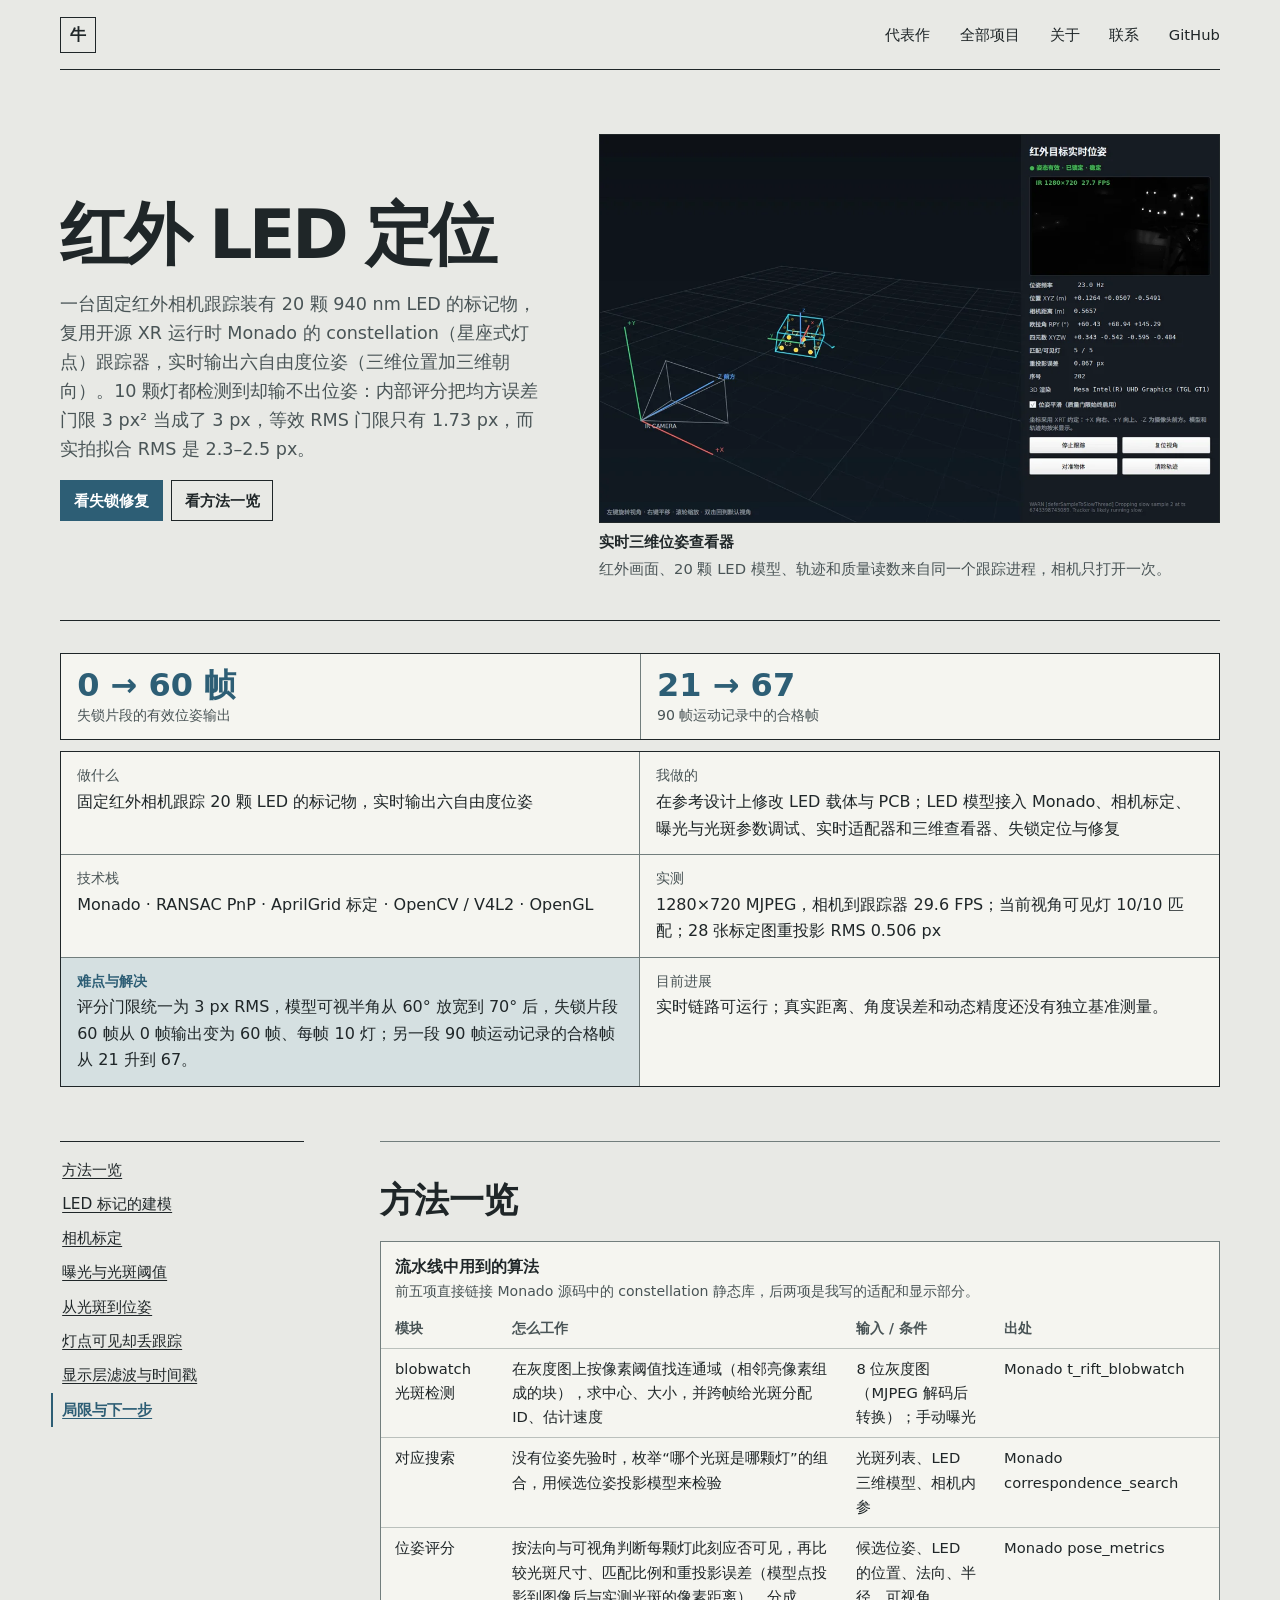
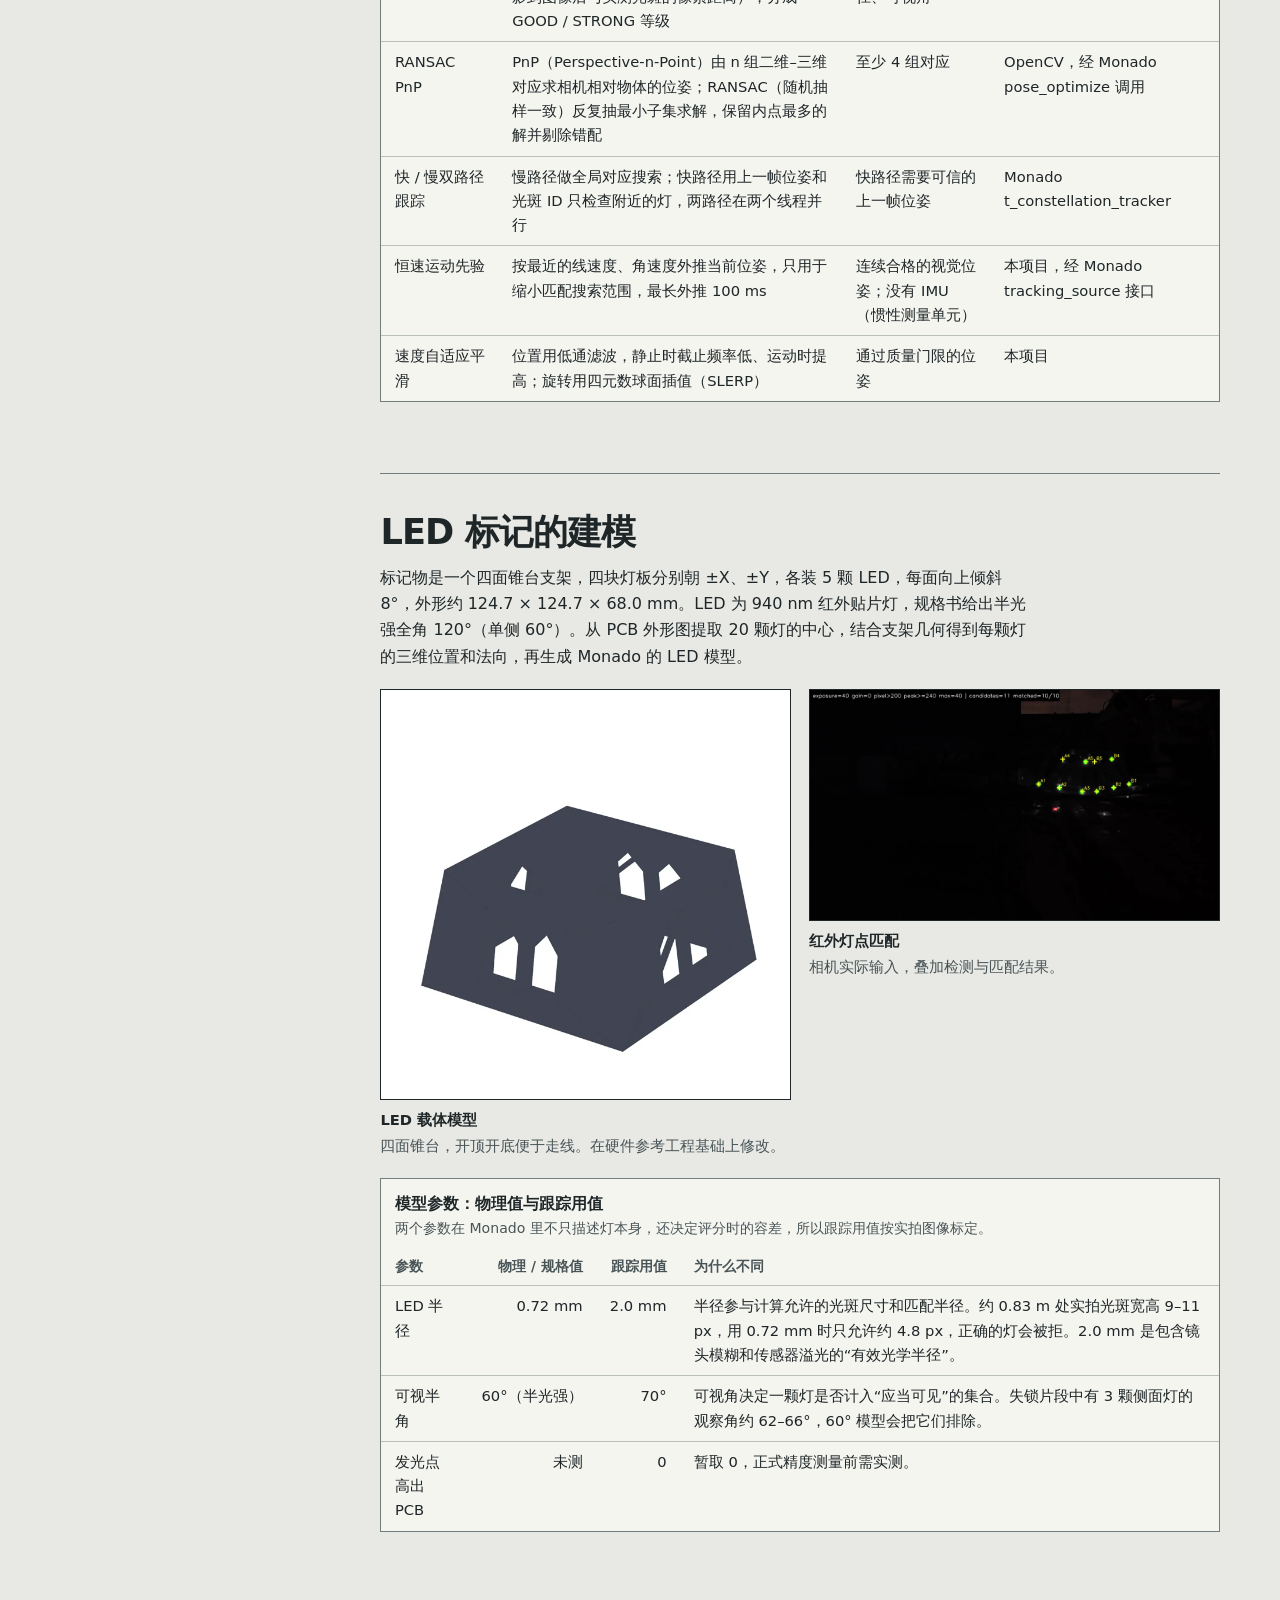
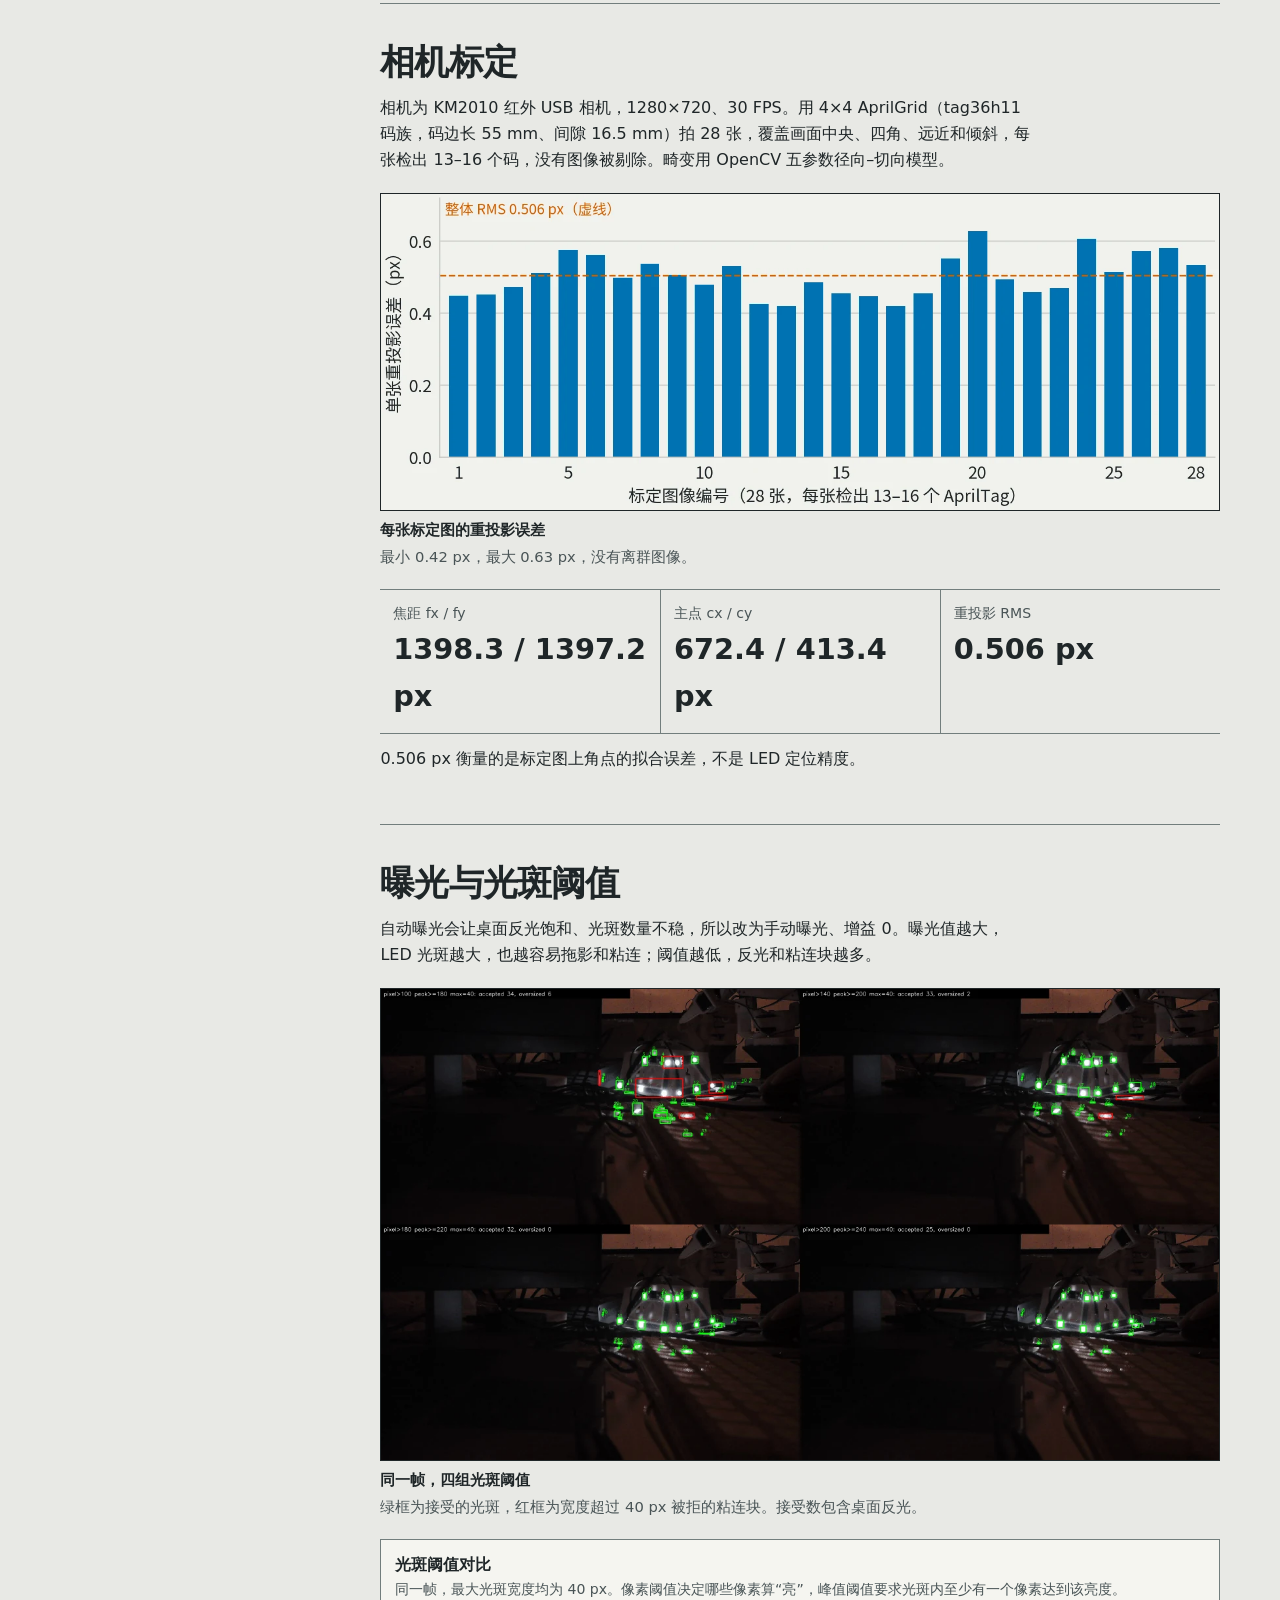
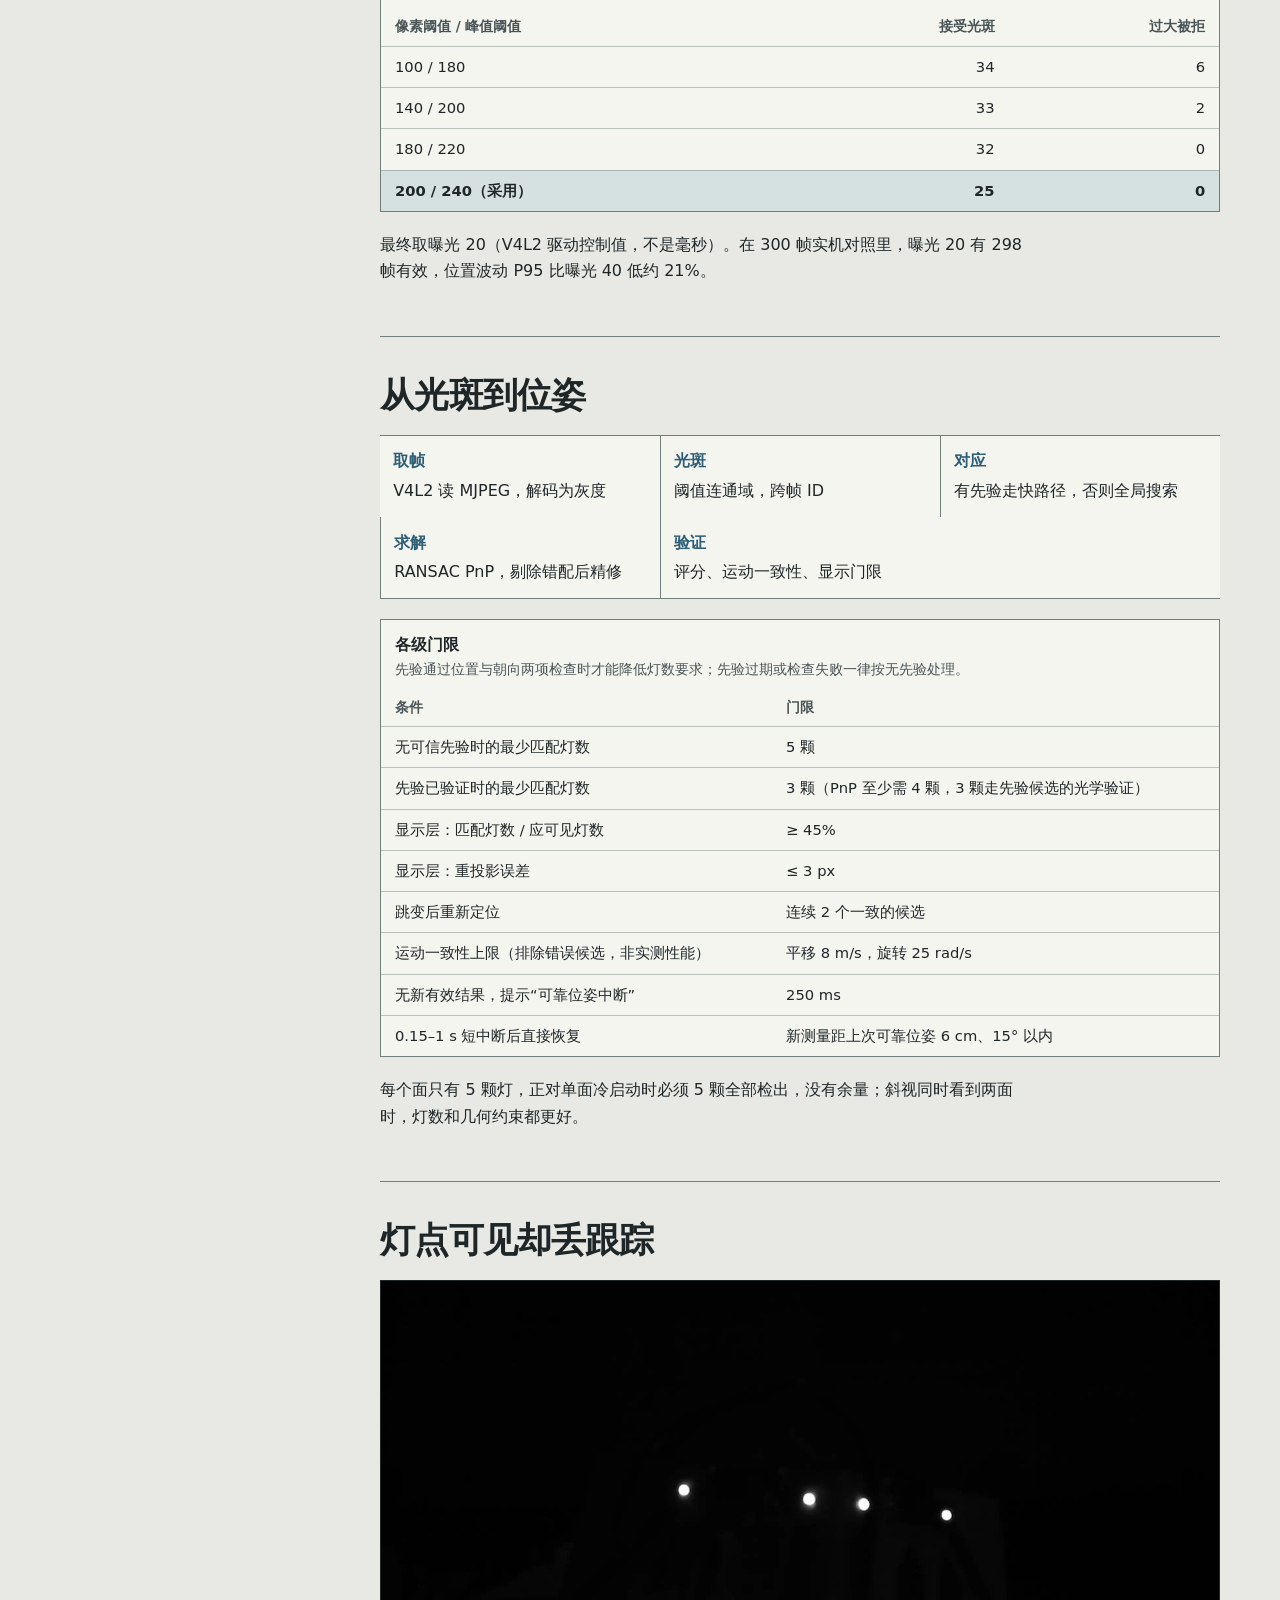
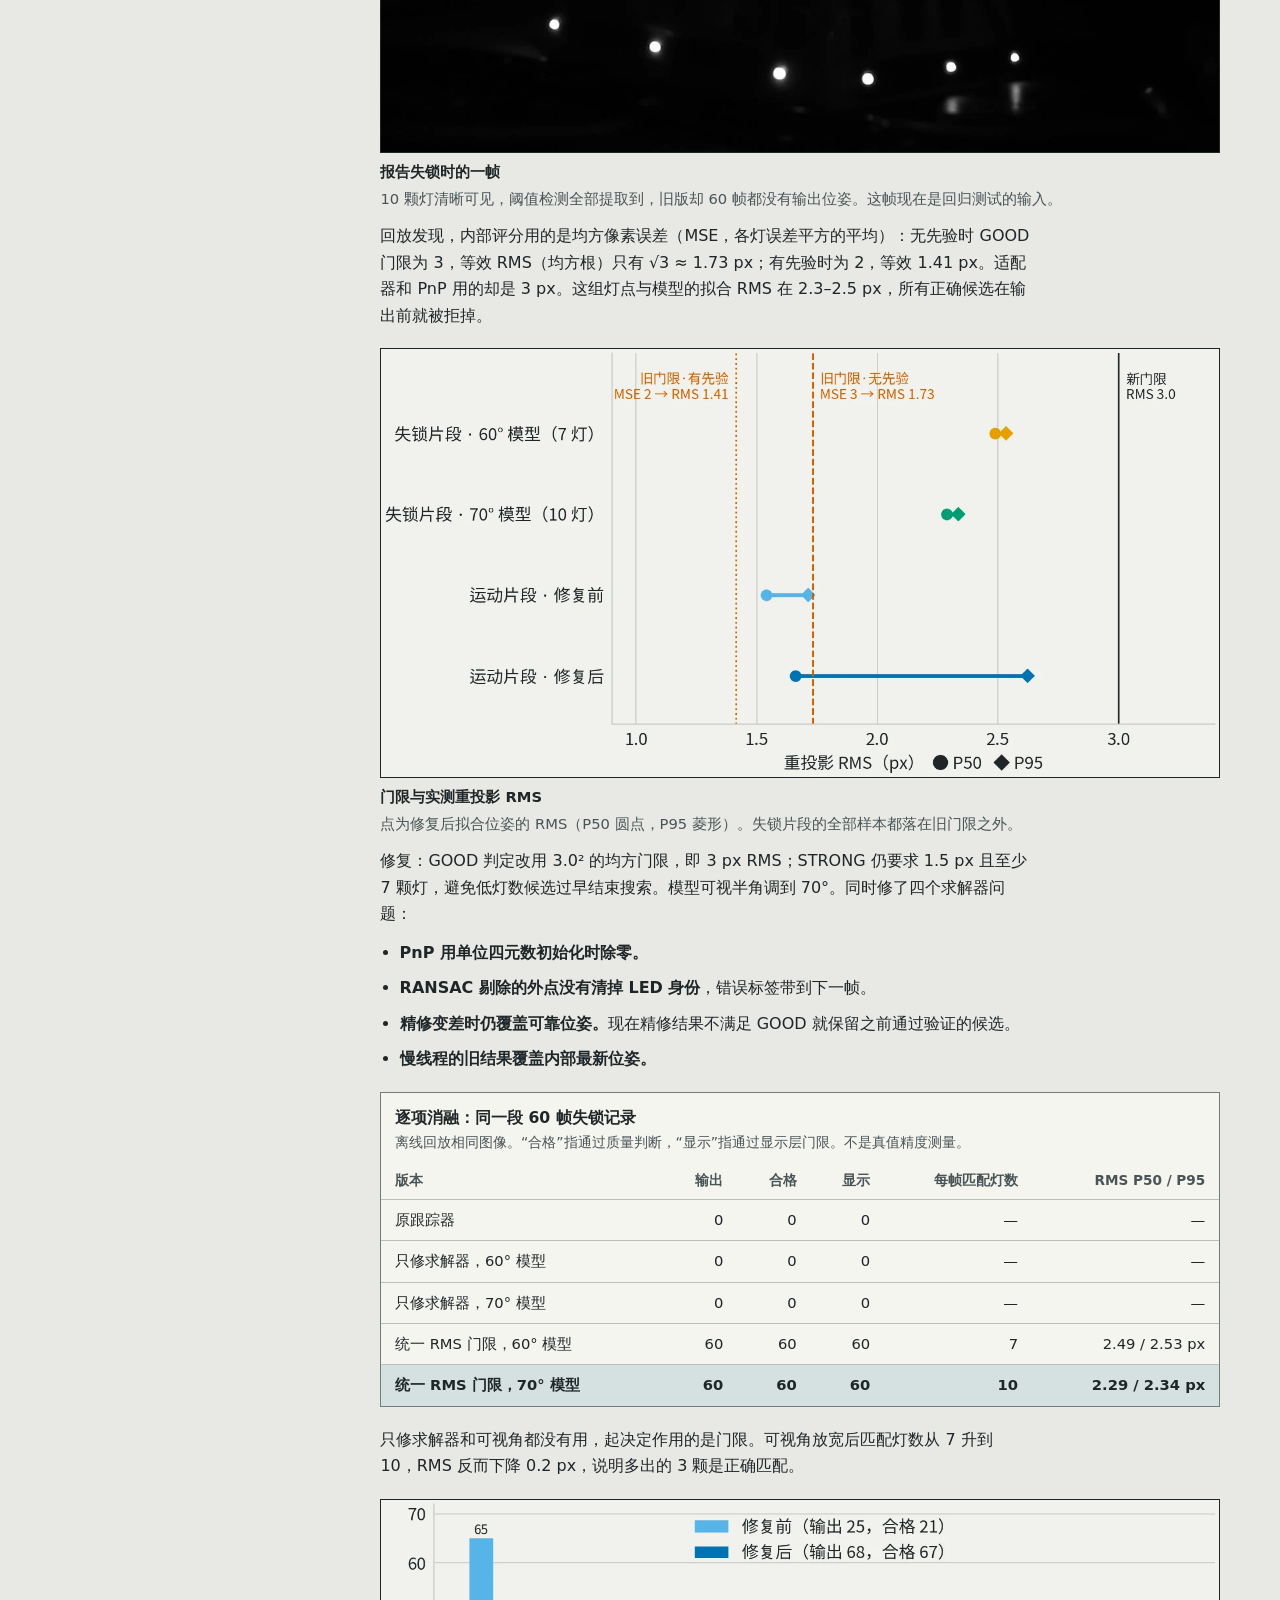
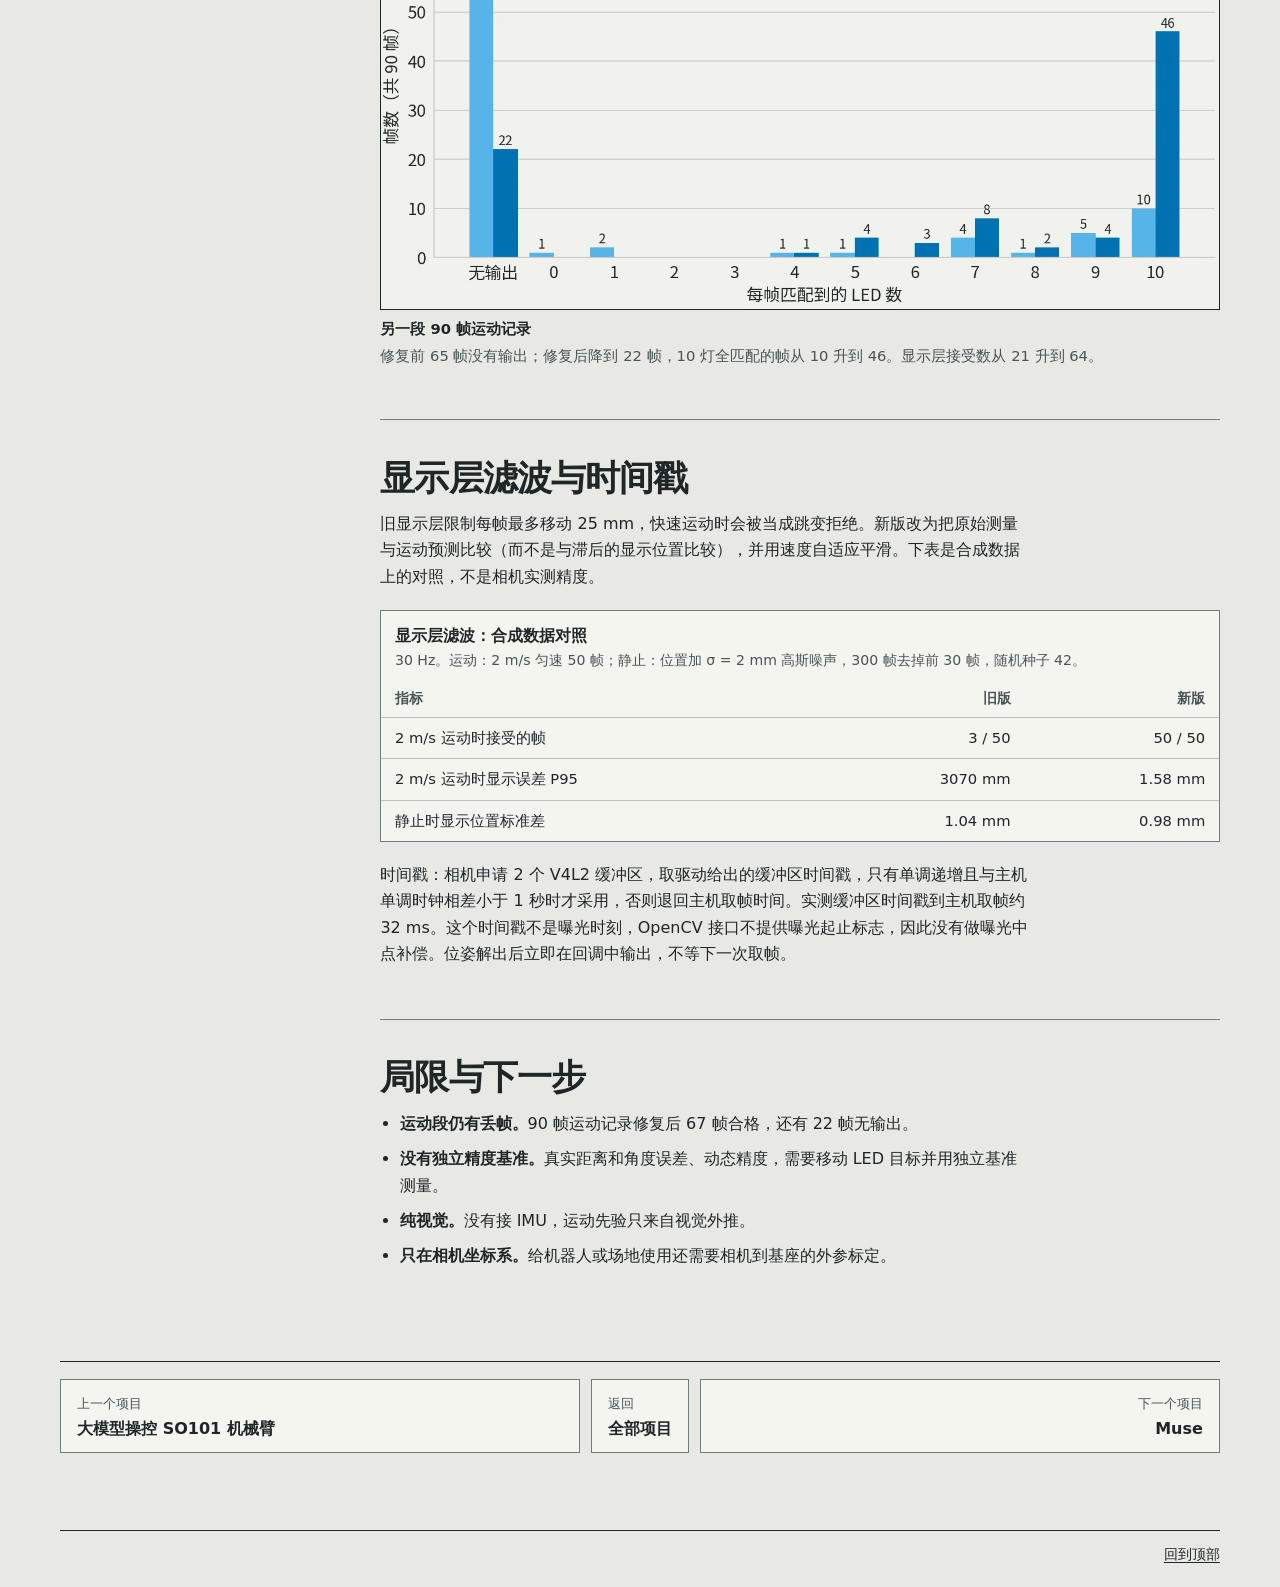
<file: projects/ir-led-tracker/index.html>
<!doctype html>
<html lang="zh-CN">
  <head>
    <meta charset="utf-8">
    <meta name="viewport" content="width=device-width, initial-scale=1">
    <meta name="text-scale" content="scale">
    <meta name="color-scheme" content="light dark">
    <meta name="theme-color" content="#e8e9e5" media="(prefers-color-scheme: light)">
    <meta name="theme-color" content="#181e21" media="(prefers-color-scheme: dark)">
    <meta name="referrer" content="strict-origin-when-cross-origin">
    <meta name="description" content="用一台红外相机和 20 颗 LED 的几何模型，在 Monado 上做六自由度位姿估计。灯点明明都看得见却丢跟踪，原因是评分门限把均方误差当成了 RMS。">
    <meta property="og:type" content="article">
    <meta property="og:title" content="红外 LED 定位 · 牛牧">
    <meta property="og:description" content="20 颗 LED 标记物接入 Monado 做六自由度定位，以及一次“灯点可见却丢跟踪”的修复。">
    <meta property="og:image" content="https://nusniumu.github.io/assets/project-media/ir-viewer.webp">
    <title>红外 LED 定位 · 牛牧</title>
    <link rel="canonical" href="https://nusniumu.github.io/projects/ir-led-tracker/">
    <link rel="icon" href="../../assets/mark.png" type="image/png">
    <link rel="stylesheet" href="../../assets/site.css?v=b49bae4f">
    <script src="../../assets/case.js?v=6579f5e5" defer></script>
  </head>
  <body id="top">
    <a class="skip-link" href="#main">跳到正文</a>
    <header class="shell masthead">
      <a class="brand" href="../../" aria-label="牛牧首页"><span aria-hidden="true">牛</span></a>
      <nav aria-label="主导航">
        <ul class="nav-list">
          <li><a href="../../#featured">代表作</a></li>
          <li><a href="../../#projects">全部项目</a></li>
          <li><a href="../../#about">关于</a></li>
          <li><a href="../../#contact">联系</a></li>
          <li><a href="https://github.com/NUSNiuMu">GitHub</a></li>
        </ul>
      </nav>
    </header>
    <main id="main" class="shell case-shell insight-case insight-v1 portfolio-case" tabindex="-1">
      <header class="insight-hero">
        <div class="case-title">
          <h1>红外 LED 定位</h1>
          <p class="lead">一台固定红外相机跟踪装有 20 颗 940 nm LED 的标记物，复用开源 XR 运行时 Monado 的 constellation（星座式灯点）跟踪器，实时输出六自由度位姿（三维位置加三维朝向）。10 颗灯都检测到却输不出位姿：内部评分把均方误差门限 3 px² 当成了 3 px，等效 RMS 门限只有 1.73 px，而实拍拟合 RMS 是 2.3–2.5 px。</p>
          <div class="actions"><a class="button primary" href="#loss">看失锁修复</a><a class="button" href="#methods">看方法一览</a></div>
        </div>
        <figure class="case-media">
          <a class="screenshot-link" href="../../assets/project-media/ir-viewer.webp" aria-label="打开原图 · 实时三维位姿查看器"><img src="../../assets/project-media/ir-viewer.webp" width="1120" height="700" fetchpriority="high" decoding="async" alt="左侧红外画面与右侧三维坐标、标记模型和轨迹共用同一路跟踪结果。"></a>
          <figcaption><strong class="insight-media-title">实时三维位姿查看器</strong>红外画面、20 颗 LED 模型、轨迹和质量读数来自同一个跟踪进程，相机只打开一次。</figcaption>
        </figure>
      </header>

<!-- build:metrics -->
      <dl class="key-metrics" aria-label="关键指标"><div><dt>失锁片段的有效位姿输出</dt><dd>0 → 60 帧</dd></div><div><dt>90 帧运动记录中的合格帧</dt><dd>21 → 67</dd></div></dl>
<!-- /build:metrics -->
      <dl class="case-summary" aria-label="项目摘要">
        <div><dt>做什么</dt><dd>固定红外相机跟踪 20 颗 LED 的标记物，实时输出六自由度位姿</dd></div>
        <div><dt>我做的</dt><dd>在参考设计上修改 LED 载体与 PCB；LED 模型接入 Monado、相机标定、曝光与光斑参数调试、实时适配器和三维查看器、失锁定位与修复</dd></div>
        <div><dt>技术栈</dt><dd>Monado · RANSAC PnP · AprilGrid 标定 · OpenCV / V4L2 · OpenGL</dd></div>
        <div><dt>实测</dt><dd>1280×720 MJPEG，相机到跟踪器 29.6 FPS；当前视角可见灯 10/10 匹配；28 张标定图重投影 RMS 0.506 px</dd></div>
        <div class="summary-key"><dt>难点与解决</dt><dd>评分门限统一为 3 px RMS，模型可视半角从 60° 放宽到 70° 后，失锁片段 60 帧从 0 帧输出变为 60 帧、每帧 10 灯；另一段 90 帧运动记录的合格帧从 21 升到 67。</dd></div>
        <div><dt>目前进展</dt><dd>实时链路可运行；真实距离、角度误差和动态精度还没有独立基准测量。</dd></div>
      </dl>

      <div class="case-layout">
        <nav class="toc" aria-label="章节目录">
          <ul>
            <li><a href="#methods">方法一览</a></li>
            <li><a href="#marker">LED 标记的建模</a></li>
            <li><a href="#calib">相机标定</a></li>
            <li><a href="#blobs">曝光与光斑阈值</a></li>
            <li><a href="#pose">从光斑到位姿</a></li>
            <li><a href="#loss">灯点可见却丢跟踪</a></li>
            <li><a href="#display">显示层滤波与时间戳</a></li>
            <li><a href="#next">局限与下一步</a></li>
          </ul>
        </nav>
        <div class="case-text">
          <section class="chapter" id="methods" tabindex="-1">
            <h2>方法一览</h2>
            <figure class="data-table"><table style="min-inline-size:38rem"><caption><strong>流水线中用到的算法</strong>前五项直接链接 Monado 源码中的 constellation 静态库，后两项是我写的适配和显示部分。</caption><thead><tr><th>模块</th><th>怎么工作</th><th>输入 / 条件</th><th>出处</th></tr></thead><tbody>
              <tr><td>blobwatch 光斑检测</td><td>在灰度图上按像素阈值找连通域（相邻亮像素组成的块），求中心、大小，并跨帧给光斑分配 ID、估计速度</td><td>8 位灰度图（MJPEG 解码后转换）；手动曝光</td><td>Monado t_rift_blobwatch</td></tr>
              <tr><td>对应搜索</td><td>没有位姿先验时，枚举“哪个光斑是哪颗灯”的组合，用候选位姿投影模型来检验</td><td>光斑列表、LED 三维模型、相机内参</td><td>Monado correspondence_search</td></tr>
              <tr><td>位姿评分</td><td>按法向与可视角判断每颗灯此刻应否可见，再比较光斑尺寸、匹配比例和重投影误差（模型点投影到图像后与实测光斑的像素距离），分成 GOOD / STRONG 等级</td><td>候选位姿、LED 的位置、法向、半径、可视角</td><td>Monado pose_metrics</td></tr>
              <tr><td>RANSAC PnP</td><td>PnP（Perspective-n-Point）由 n 组二维–三维对应求相机相对物体的位姿；RANSAC（随机抽样一致）反复抽最小子集求解，保留内点最多的解并剔除错配</td><td>至少 4 组对应</td><td>OpenCV，经 Monado pose_optimize 调用</td></tr>
              <tr><td>快 / 慢双路径跟踪</td><td>慢路径做全局对应搜索；快路径用上一帧位姿和光斑 ID 只检查附近的灯，两路径在两个线程并行</td><td>快路径需要可信的上一帧位姿</td><td>Monado t_constellation_tracker</td></tr>
              <tr><td>恒速运动先验</td><td>按最近的线速度、角速度外推当前位姿，只用于缩小匹配搜索范围，最长外推 100 ms</td><td>连续合格的视觉位姿；没有 IMU（惯性测量单元）</td><td>本项目，经 Monado tracking_source 接口</td></tr>
              <tr><td>速度自适应平滑</td><td>位置用低通滤波，静止时截止频率低、运动时提高；旋转用四元数球面插值（SLERP）</td><td>通过质量门限的位姿</td><td>本项目</td></tr>
            </tbody></table></figure>
          </section>

          <section class="chapter" id="marker" tabindex="-1">
            <h2>LED 标记的建模</h2>
            <p>标记物是一个四面锥台支架，四块灯板分别朝 ±X、±Y，各装 5 颗 LED，每面向上倾斜 8°，外形约 124.7 × 124.7 × 68.0 mm。LED 为 940 nm 红外贴片灯，规格书给出半光强全角 120°（单侧 60°）。从 PCB 外形图提取 20 颗灯的中心，结合支架几何得到每颗灯的三维位置和法向，再生成 Monado 的 LED 模型。</p>
            <div class="insight-media-grid"><figure class="case-media">
                <a class="screenshot-link" href="../../assets/project-media/ir-carrier.webp" aria-label="打开原图 · LED 载体模型"><img src="../../assets/project-media/ir-carrier.webp" width="700" height="700" loading="lazy" decoding="async" alt="多面载体及用于固定发光点的位置"></a>
                <figcaption><strong class="insight-media-title">LED 载体模型</strong>四面锥台，开顶开底便于走线。在硬件参考工程基础上修改。</figcaption>
              </figure><figure class="case-media">
                <a class="screenshot-link" href="../../assets/project-media/ir-detection.webp" aria-label="打开原图 · 红外灯点匹配"><img src="../../assets/project-media/ir-detection.webp" width="1120" height="630" loading="lazy" decoding="async" alt="红外实拍上的亮点及候选标签"></a>
                <figcaption><strong class="insight-media-title">红外灯点匹配</strong>相机实际输入，叠加检测与匹配结果。</figcaption>
              </figure></div>
            <figure class="data-table"><table style="min-inline-size:38rem"><caption><strong>模型参数：物理值与跟踪用值</strong>两个参数在 Monado 里不只描述灯本身，还决定评分时的容差，所以跟踪用值按实拍图像标定。</caption><thead><tr><th>参数</th><th class="num">物理 / 规格值</th><th class="num">跟踪用值</th><th>为什么不同</th></tr></thead><tbody>
              <tr><td>LED 半径</td><td class="num">0.72 mm</td><td class="num">2.0 mm</td><td>半径参与计算允许的光斑尺寸和匹配半径。约 0.83 m 处实拍光斑宽高 9–11 px，用 0.72 mm 时只允许约 4.8 px，正确的灯会被拒。2.0 mm 是包含镜头模糊和传感器溢光的“有效光学半径”。</td></tr>
              <tr><td>可视半角</td><td class="num">60°（半光强）</td><td class="num">70°</td><td>可视角决定一颗灯是否计入“应当可见”的集合。失锁片段中有 3 颗侧面灯的观察角约 62–66°，60° 模型会把它们排除。</td></tr>
              <tr><td>发光点高出 PCB</td><td class="num">未测</td><td class="num">0</td><td>暂取 0，正式精度测量前需实测。</td></tr>
            </tbody></table></figure>
          </section>

          <section class="chapter" id="calib" tabindex="-1">
            <h2>相机标定</h2>
            <p>相机为 KM2010 红外 USB 相机，1280×720、30 FPS。用 4×4 AprilGrid（tag36h11 码族，码边长 55 mm、间隙 16.5 mm）拍 28 张，覆盖画面中央、四角、远近和倾斜，每张检出 13–16 个码，没有图像被剔除。畸变用 OpenCV 五参数径向–切向模型。</p>
            <figure class="case-media">
              <a class="screenshot-link" href="../../assets/project-media/ir-calib-per-view.webp" aria-label="打开原图 · 每张标定图的重投影误差"><img src="../../assets/project-media/ir-calib-per-view.webp" width="1440" height="544" loading="lazy" decoding="async" alt="28 张标定图像的单张重投影误差柱状图，全部在 0.42 到 0.63 像素之间，整体 RMS 0.506 像素。"></a>
              <figcaption><strong class="insight-media-title">每张标定图的重投影误差</strong>最小 0.42 px，最大 0.63 px，没有离群图像。</figcaption>
            </figure>
            <dl class="insight-results"><div><dt>焦距 fx / fy</dt><dd>1398.3 / 1397.2 px</dd></div><div><dt>主点 cx / cy</dt><dd>672.4 / 413.4 px</dd></div><div><dt>重投影 RMS</dt><dd>0.506 px</dd></div></dl>
            <p>0.506 px 衡量的是标定图上角点的拟合误差，不是 LED 定位精度。</p>
          </section>

          <section class="chapter" id="blobs" tabindex="-1">
            <h2>曝光与光斑阈值</h2>
            <p>自动曝光会让桌面反光饱和、光斑数量不稳，所以改为手动曝光、增益 0。曝光值越大，LED 光斑越大，也越容易拖影和粘连；阈值越低，反光和粘连块越多。</p>
            <figure class="case-media">
              <a class="screenshot-link" href="../../assets/project-media/ir-blob-thresholds.webp" aria-label="打开原图 · 四组光斑阈值对比"><img src="../../assets/project-media/ir-blob-thresholds.webp" width="1280" height="720" loading="lazy" decoding="async" alt="同一帧红外图像在四组像素阈值和峰值阈值下的光斑检测结果，绿色框为接受的光斑，红色框为过大被拒的光斑。阈值最低时有 6 个过大光斑，最高时为 0。"></a>
              <figcaption><strong class="insight-media-title">同一帧，四组光斑阈值</strong>绿框为接受的光斑，红框为宽度超过 40 px 被拒的粘连块。接受数包含桌面反光。</figcaption>
            </figure>
            <figure class="data-table"><table><caption><strong>光斑阈值对比</strong>同一帧，最大光斑宽度均为 40 px。像素阈值决定哪些像素算“亮”，峰值阈值要求光斑内至少有一个像素达到该亮度。</caption><thead><tr><th>像素阈值 / 峰值阈值</th><th class="num">接受光斑</th><th class="num">过大被拒</th></tr></thead><tbody>
              <tr><td>100 / 180</td><td class="num">34</td><td class="num">6</td></tr>
              <tr><td>140 / 200</td><td class="num">33</td><td class="num">2</td></tr>
              <tr><td>180 / 220</td><td class="num">32</td><td class="num">0</td></tr>
              <tr class="is-best"><td>200 / 240（采用）</td><td class="num">25</td><td class="num">0</td></tr>
            </tbody></table></figure>
            <p>最终取曝光 20（V4L2 驱动控制值，不是毫秒）。在 300 帧实机对照里，曝光 20 有 298 帧有效，位置波动 P95 比曝光 40 低约 21%。</p>
          </section>

          <section class="chapter" id="pose" tabindex="-1">
            <h2>从光斑到位姿</h2>
            <ol class="insight-flow" role="list"><li><strong>取帧</strong><span>V4L2 读 MJPEG，解码为灰度</span></li><li><strong>光斑</strong><span>阈值连通域，跨帧 ID</span></li><li><strong>对应</strong><span>有先验走快路径，否则全局搜索</span></li><li><strong>求解</strong><span>RANSAC PnP，剔除错配后精修</span></li><li><strong>验证</strong><span>评分、运动一致性、显示门限</span></li></ol>
            <figure class="data-table"><table><caption><strong>各级门限</strong>先验通过位置与朝向两项检查时才能降低灯数要求；先验过期或检查失败一律按无先验处理。</caption><thead><tr><th>条件</th><th>门限</th></tr></thead><tbody>
              <tr><td>无可信先验时的最少匹配灯数</td><td>5 颗</td></tr>
              <tr><td>先验已验证时的最少匹配灯数</td><td>3 颗（PnP 至少需 4 颗，3 颗走先验候选的光学验证）</td></tr>
              <tr><td>显示层：匹配灯数 / 应可见灯数</td><td>≥ 45%</td></tr>
              <tr><td>显示层：重投影误差</td><td>≤ 3 px</td></tr>
              <tr><td>跳变后重新定位</td><td>连续 2 个一致的候选</td></tr>
              <tr><td>运动一致性上限（排除错误候选，非实测性能）</td><td>平移 8 m/s，旋转 25 rad/s</td></tr>
              <tr><td>无新有效结果，提示“可靠位姿中断”</td><td>250 ms</td></tr>
              <tr><td>0.15–1 s 短中断后直接恢复</td><td>新测量距上次可靠位姿 6 cm、15° 以内</td></tr>
            </tbody></table></figure>
            <p>每个面只有 5 颗灯，正对单面冷启动时必须 5 颗全部检出，没有余量；斜视同时看到两面时，灯数和几何约束都更好。</p>
          </section>

          <section class="chapter" id="loss" tabindex="-1">
            <h2>灯点可见却丢跟踪</h2>
            <figure class="case-media">
              <a class="screenshot-link" href="../../assets/project-media/ir-lost-frame.webp" aria-label="打开原图 · 报告失锁时的一帧"><img src="../../assets/project-media/ir-lost-frame.webp" width="1280" height="720" loading="lazy" decoding="async" alt="黑色背景上 10 个清晰的红外 LED 光斑，分布在标记物的两个面上。"></a>
              <figcaption><strong class="insight-media-title">报告失锁时的一帧</strong>10 颗灯清晰可见，阈值检测全部提取到，旧版却 60 帧都没有输出位姿。这帧现在是回归测试的输入。</figcaption>
            </figure>
            <p>回放发现，内部评分用的是均方像素误差（MSE，各灯误差平方的平均）：无先验时 GOOD 门限为 3，等效 RMS（均方根）只有 √3 ≈ 1.73 px；有先验时为 2，等效 1.41 px。适配器和 PnP 用的却是 3 px。这组灯点与模型的拟合 RMS 在 2.3–2.5 px，所有正确候选在输出前就被拒掉。</p>
            <figure class="case-media">
              <a class="screenshot-link" href="../../assets/project-media/ir-gate-vs-rms.webp" aria-label="打开原图 · 门限与实测重投影 RMS"><img src="../../assets/project-media/ir-gate-vs-rms.webp" width="1440" height="736" loading="lazy" decoding="async" alt="横轴为重投影 RMS。旧门限 1.41 和 1.73 像素以虚线表示，新门限 3.0 像素为实线。失锁片段的拟合 RMS 在 2.29 到 2.53 像素，全部落在两条旧门限右侧、新门限左侧；运动片段修复后 P95 为 2.62 像素。"></a>
              <figcaption><strong class="insight-media-title">门限与实测重投影 RMS</strong>点为修复后拟合位姿的 RMS（P50 圆点，P95 菱形）。失锁片段的全部样本都落在旧门限之外。</figcaption>
            </figure>
            <p>修复：GOOD 判定改用 3.0² 的均方门限，即 3 px RMS；STRONG 仍要求 1.5 px 且至少 7 颗灯，避免低灯数候选过早结束搜索。模型可视半角调到 70°。同时修了四个求解器问题：</p>
            <ul class="plain-list">
              <li><strong>PnP 用单位四元数初始化时除零。</strong></li>
              <li><strong>RANSAC 剔除的外点没有清掉 LED 身份</strong>，错误标签带到下一帧。</li>
              <li><strong>精修变差时仍覆盖可靠位姿。</strong>现在精修结果不满足 GOOD 就保留之前通过验证的候选。</li>
              <li><strong>慢线程的旧结果覆盖内部最新位姿。</strong></li>
            </ul>
            <figure class="data-table"><table><caption><strong>逐项消融：同一段 60 帧失锁记录</strong>离线回放相同图像。“合格”指通过质量判断，“显示”指通过显示层门限。不是真值精度测量。</caption><thead><tr><th>版本</th><th class="num">输出</th><th class="num">合格</th><th class="num">显示</th><th class="num">每帧匹配灯数</th><th class="num">RMS P50 / P95</th></tr></thead><tbody>
              <tr><td>原跟踪器</td><td class="num">0</td><td class="num">0</td><td class="num">0</td><td class="num">—</td><td class="num">—</td></tr>
              <tr><td>只修求解器，60° 模型</td><td class="num">0</td><td class="num">0</td><td class="num">0</td><td class="num">—</td><td class="num">—</td></tr>
              <tr><td>只修求解器，70° 模型</td><td class="num">0</td><td class="num">0</td><td class="num">0</td><td class="num">—</td><td class="num">—</td></tr>
              <tr><td>统一 RMS 门限，60° 模型</td><td class="num">60</td><td class="num">60</td><td class="num">60</td><td class="num">7</td><td class="num">2.49 / 2.53 px</td></tr>
              <tr class="is-best"><td>统一 RMS 门限，70° 模型</td><td class="num">60</td><td class="num">60</td><td class="num">60</td><td class="num">10</td><td class="num">2.29 / 2.34 px</td></tr>
            </tbody></table></figure>
            <p>只修求解器和可视角都没有用，起决定作用的是门限。可视角放宽后匹配灯数从 7 升到 10，RMS 反而下降 0.2 px，说明多出的 3 颗是正确匹配。</p>
            <figure class="case-media">
              <a class="screenshot-link" href="../../assets/project-media/ir-motion90-matches.webp" aria-label="打开原图 · 90 帧运动记录的匹配灯数分布"><img src="../../assets/project-media/ir-motion90-matches.webp" width="1440" height="704" loading="lazy" decoding="async" alt="分组柱状图。修复前 90 帧中 65 帧无输出，匹配 10 颗灯的有 10 帧；修复后无输出降到 22 帧，匹配 10 颗灯的升到 46 帧。"></a>
              <figcaption><strong class="insight-media-title">另一段 90 帧运动记录</strong>修复前 65 帧没有输出；修复后降到 22 帧，10 灯全匹配的帧从 10 升到 46。显示层接受数从 21 升到 64。</figcaption>
            </figure>
          </section>

          <section class="chapter" id="display" tabindex="-1">
            <h2>显示层滤波与时间戳</h2>
            <p>旧显示层限制每帧最多移动 25 mm，快速运动时会被当成跳变拒绝。新版改为把原始测量与运动预测比较（而不是与滞后的显示位置比较），并用速度自适应平滑。下表是合成数据上的对照，不是相机实测精度。</p>
            <figure class="data-table"><table><caption><strong>显示层滤波：合成数据对照</strong>30 Hz。运动：2 m/s 匀速 50 帧；静止：位置加 σ = 2 mm 高斯噪声，300 帧去掉前 30 帧，随机种子 42。</caption><thead><tr><th>指标</th><th class="num">旧版</th><th class="num">新版</th></tr></thead><tbody>
              <tr><td>2 m/s 运动时接受的帧</td><td class="num">3 / 50</td><td class="num">50 / 50</td></tr>
              <tr><td>2 m/s 运动时显示误差 P95</td><td class="num">3070 mm</td><td class="num">1.58 mm</td></tr>
              <tr><td>静止时显示位置标准差</td><td class="num">1.04 mm</td><td class="num">0.98 mm</td></tr>
            </tbody></table></figure>
            <p>时间戳：相机申请 2 个 V4L2 缓冲区，取驱动给出的缓冲区时间戳，只有单调递增且与主机单调时钟相差小于 1 秒时才采用，否则退回主机取帧时间。实测缓冲区时间戳到主机取帧约 32 ms。这个时间戳不是曝光时刻，OpenCV 接口不提供曝光起止标志，因此没有做曝光中点补偿。位姿解出后立即在回调中输出，不等下一次取帧。</p>
          </section>

          <section class="chapter" id="next" tabindex="-1">
            <h2>局限与下一步</h2>
            <ul class="plain-list">
              <li><strong>运动段仍有丢帧。</strong>90 帧运动记录修复后 67 帧合格，还有 22 帧无输出。</li>
              <li><strong>没有独立精度基准。</strong>真实距离和角度误差、动态精度，需要移动 LED 目标并用独立基准测量。</li>
              <li><strong>纯视觉。</strong>没有接 IMU，运动先验只来自视觉外推。</li>
              <li><strong>只在相机坐标系。</strong>给机器人或场地使用还需要相机到基座的外参标定。</li>
            </ul>
          </section>
        </div>
      </div>
<!-- build:pager -->
      <nav class="case-pager" aria-label="其他项目">
        <a rel="prev" href="../so101-lerobot/"><span>上一个项目</span><strong>大模型操控 SO101 机械臂</strong></a>
        <a class="case-pager-all" href="../../#projects"><span>返回</span><strong>全部项目</strong></a>
        <a rel="next" href="../muse/"><span>下一个项目</span><strong lang="en">Muse</strong></a>
      </nav>
<!-- /build:pager -->
    </main>
    <footer class="shell site-footer"><a href="#top">回到顶部</a></footer>
  </body>
</html>
</file>
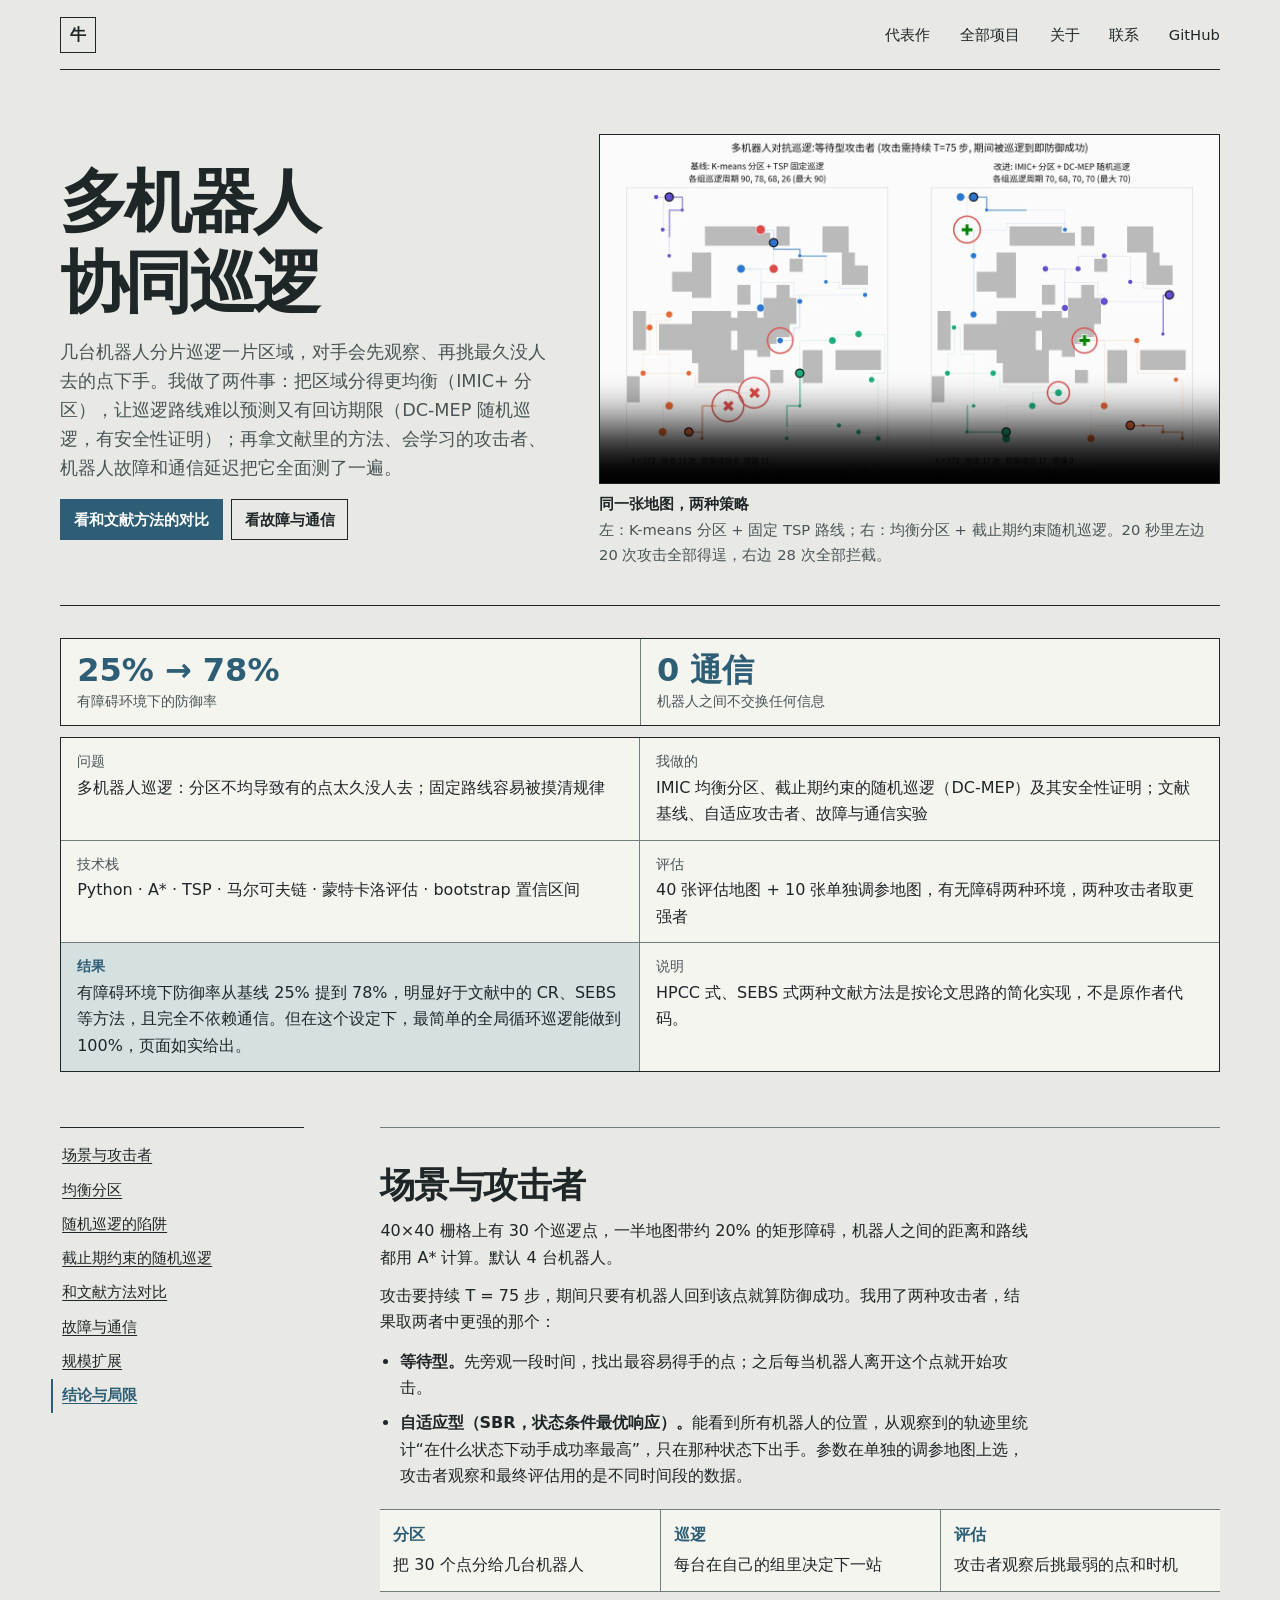
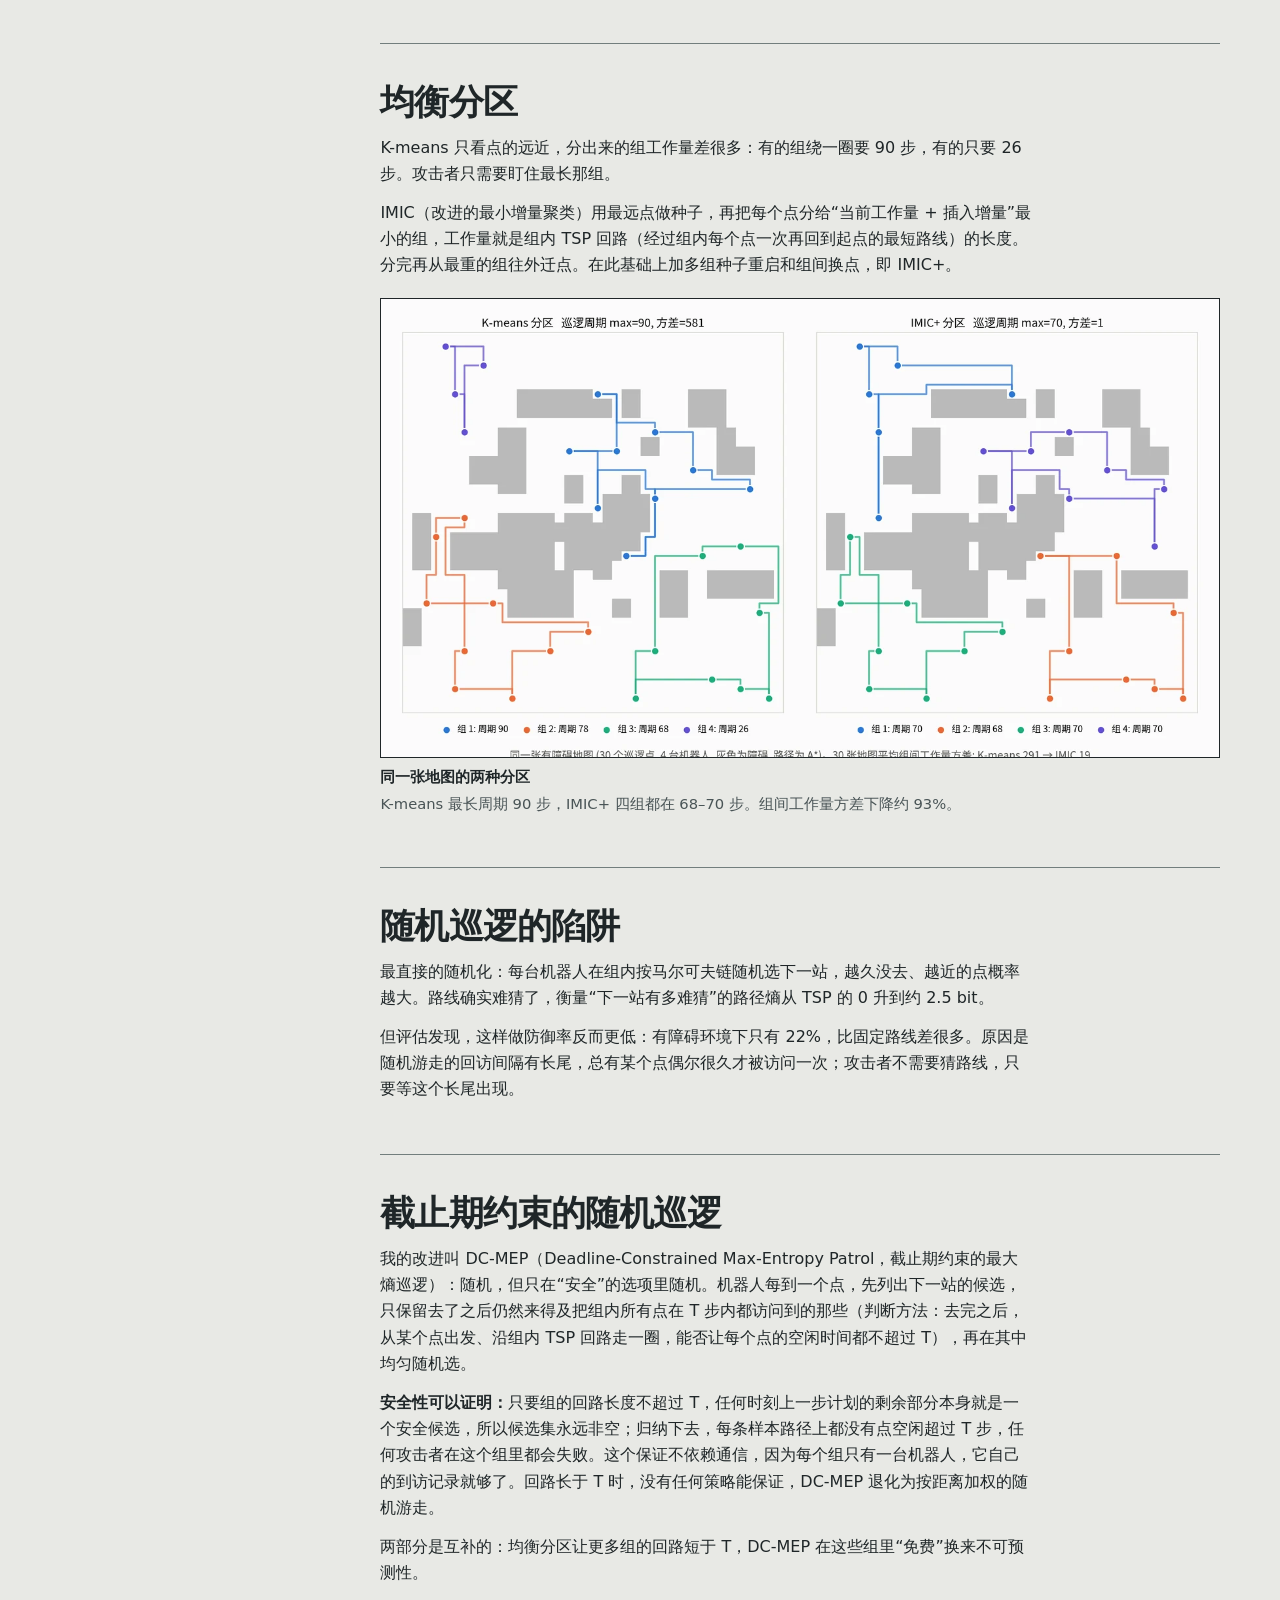
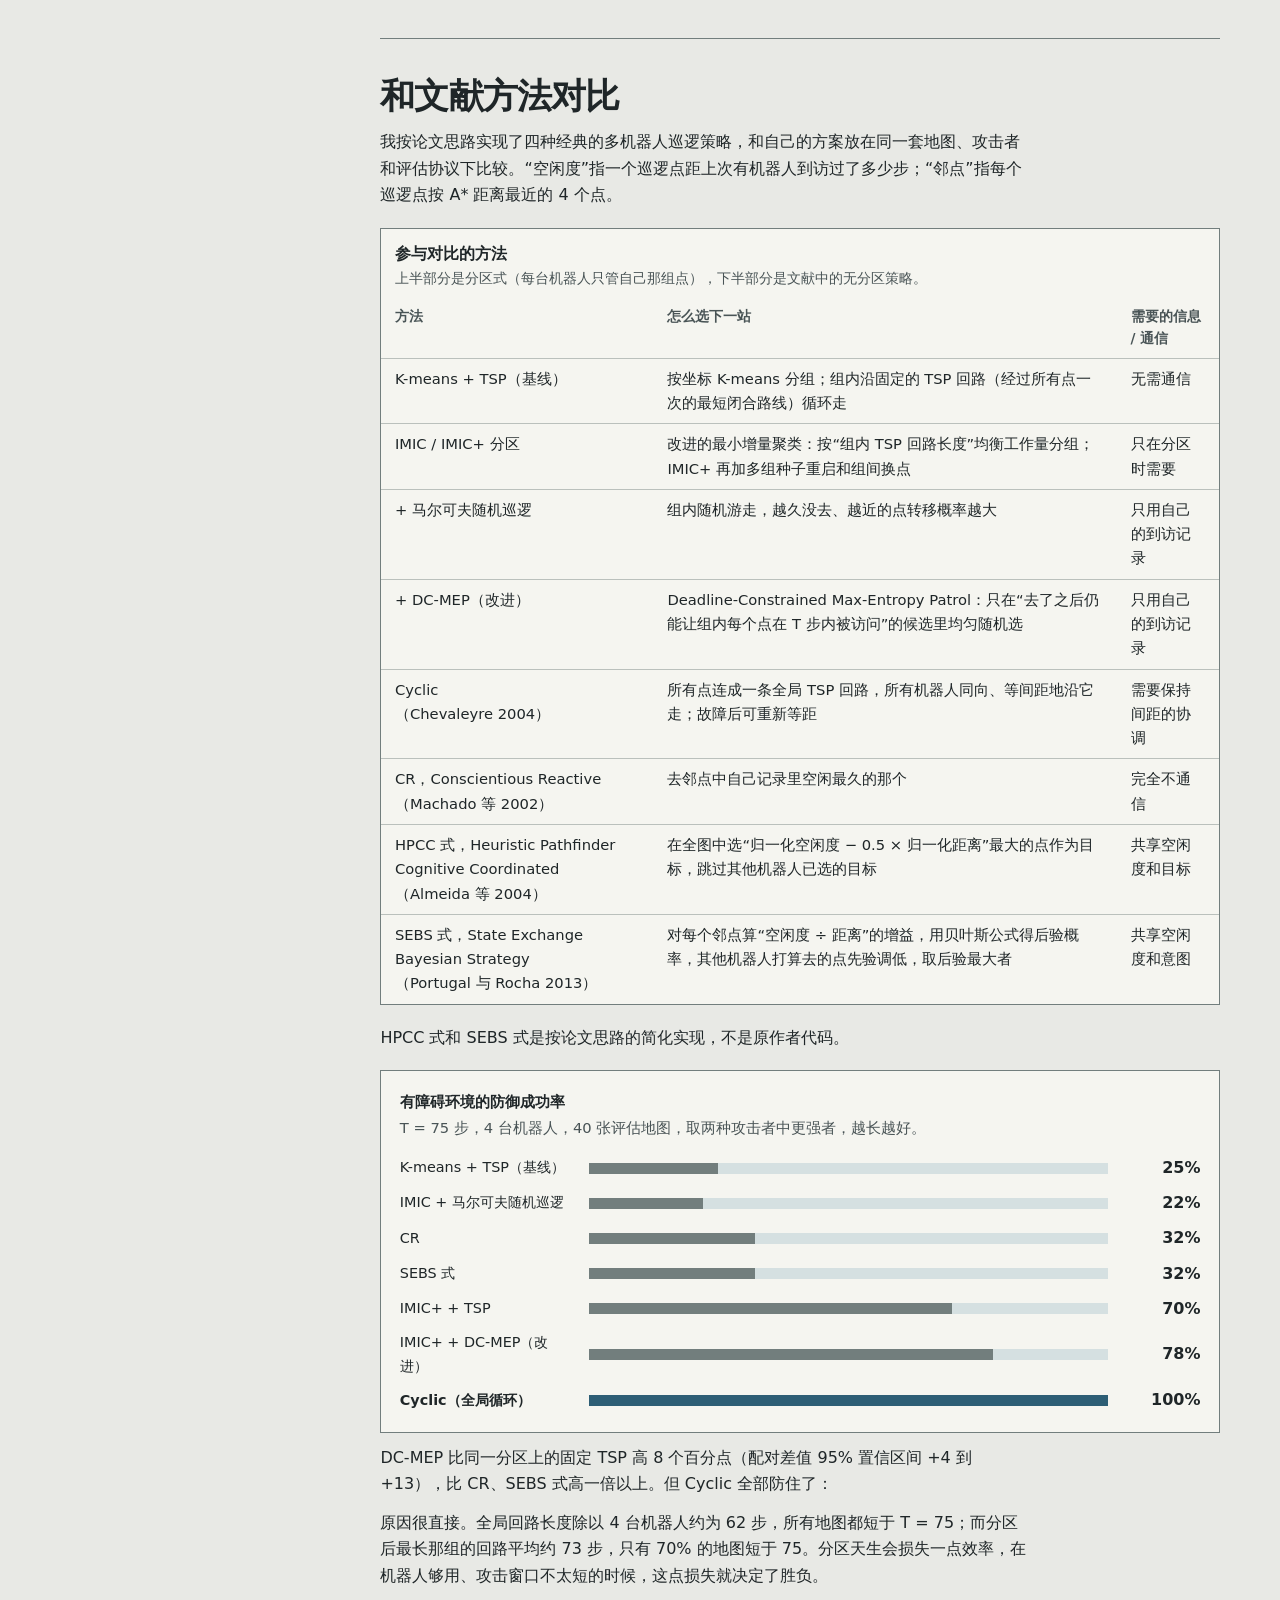
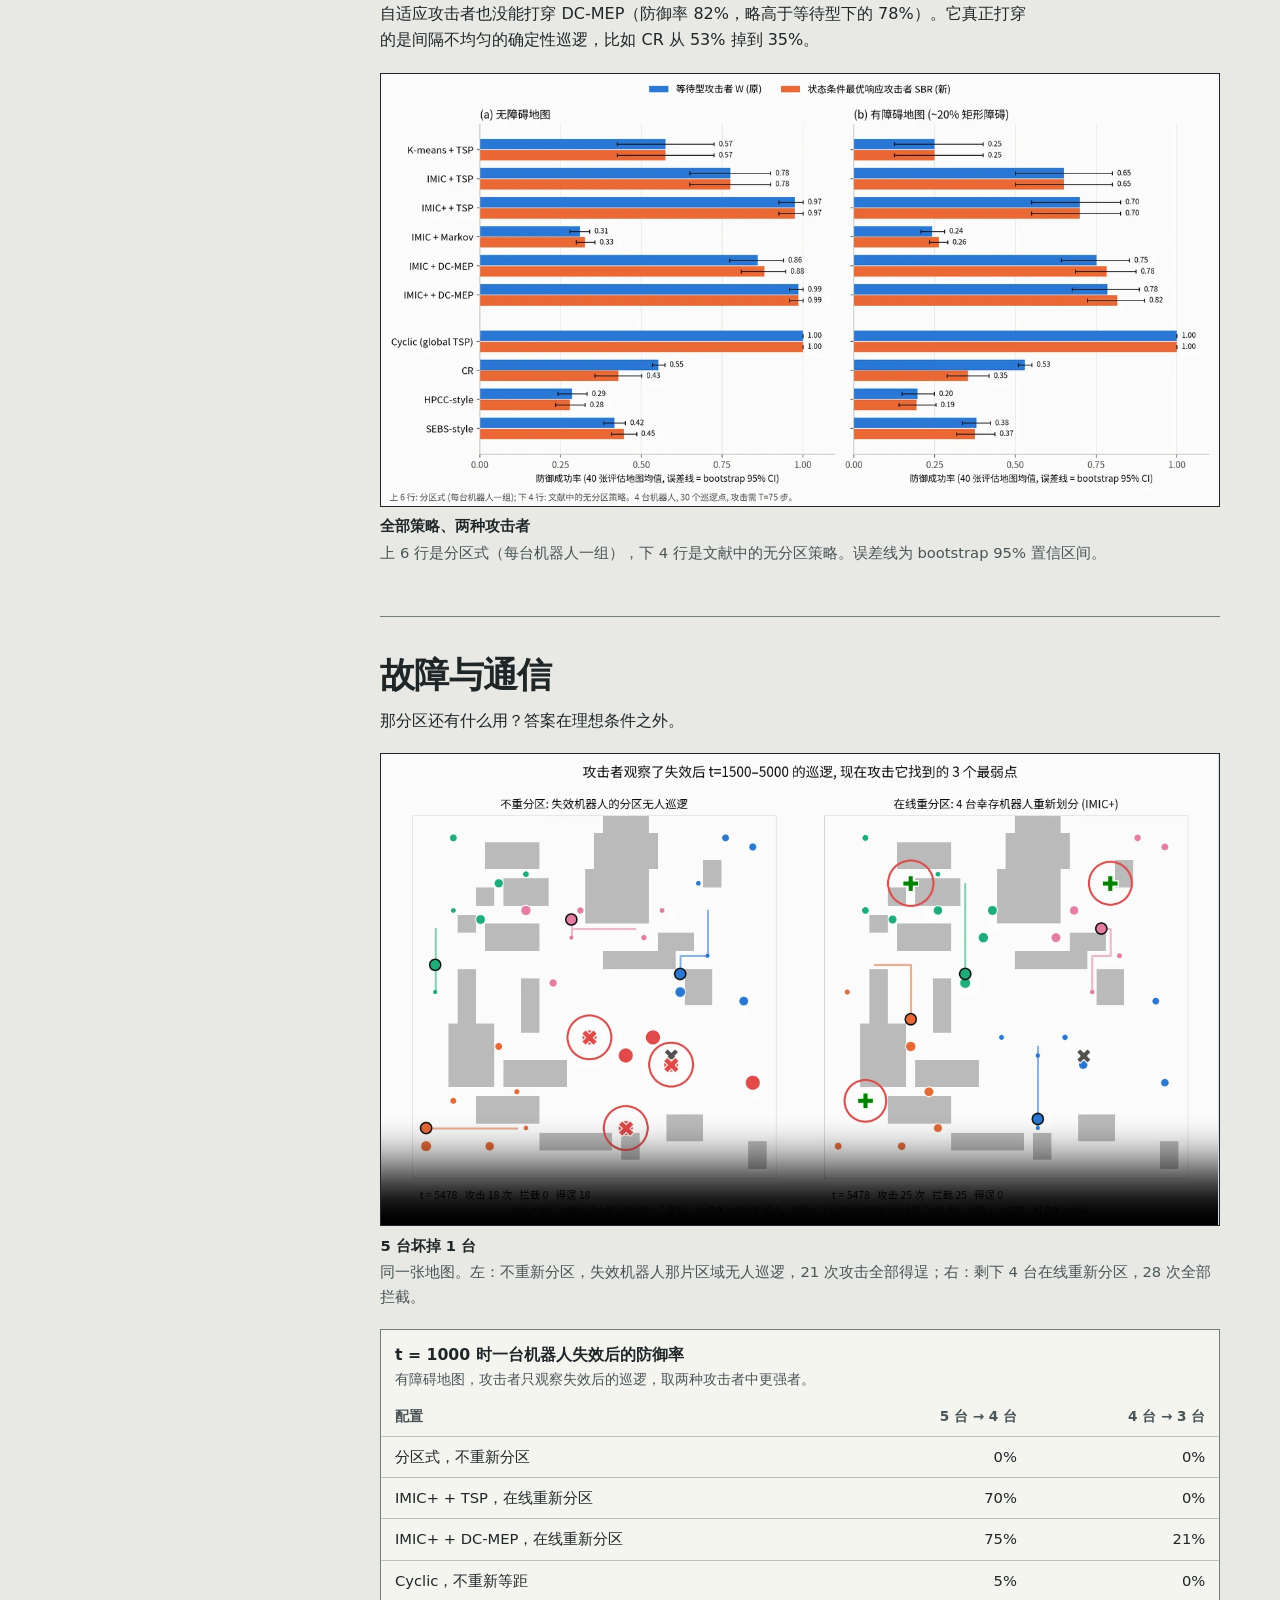
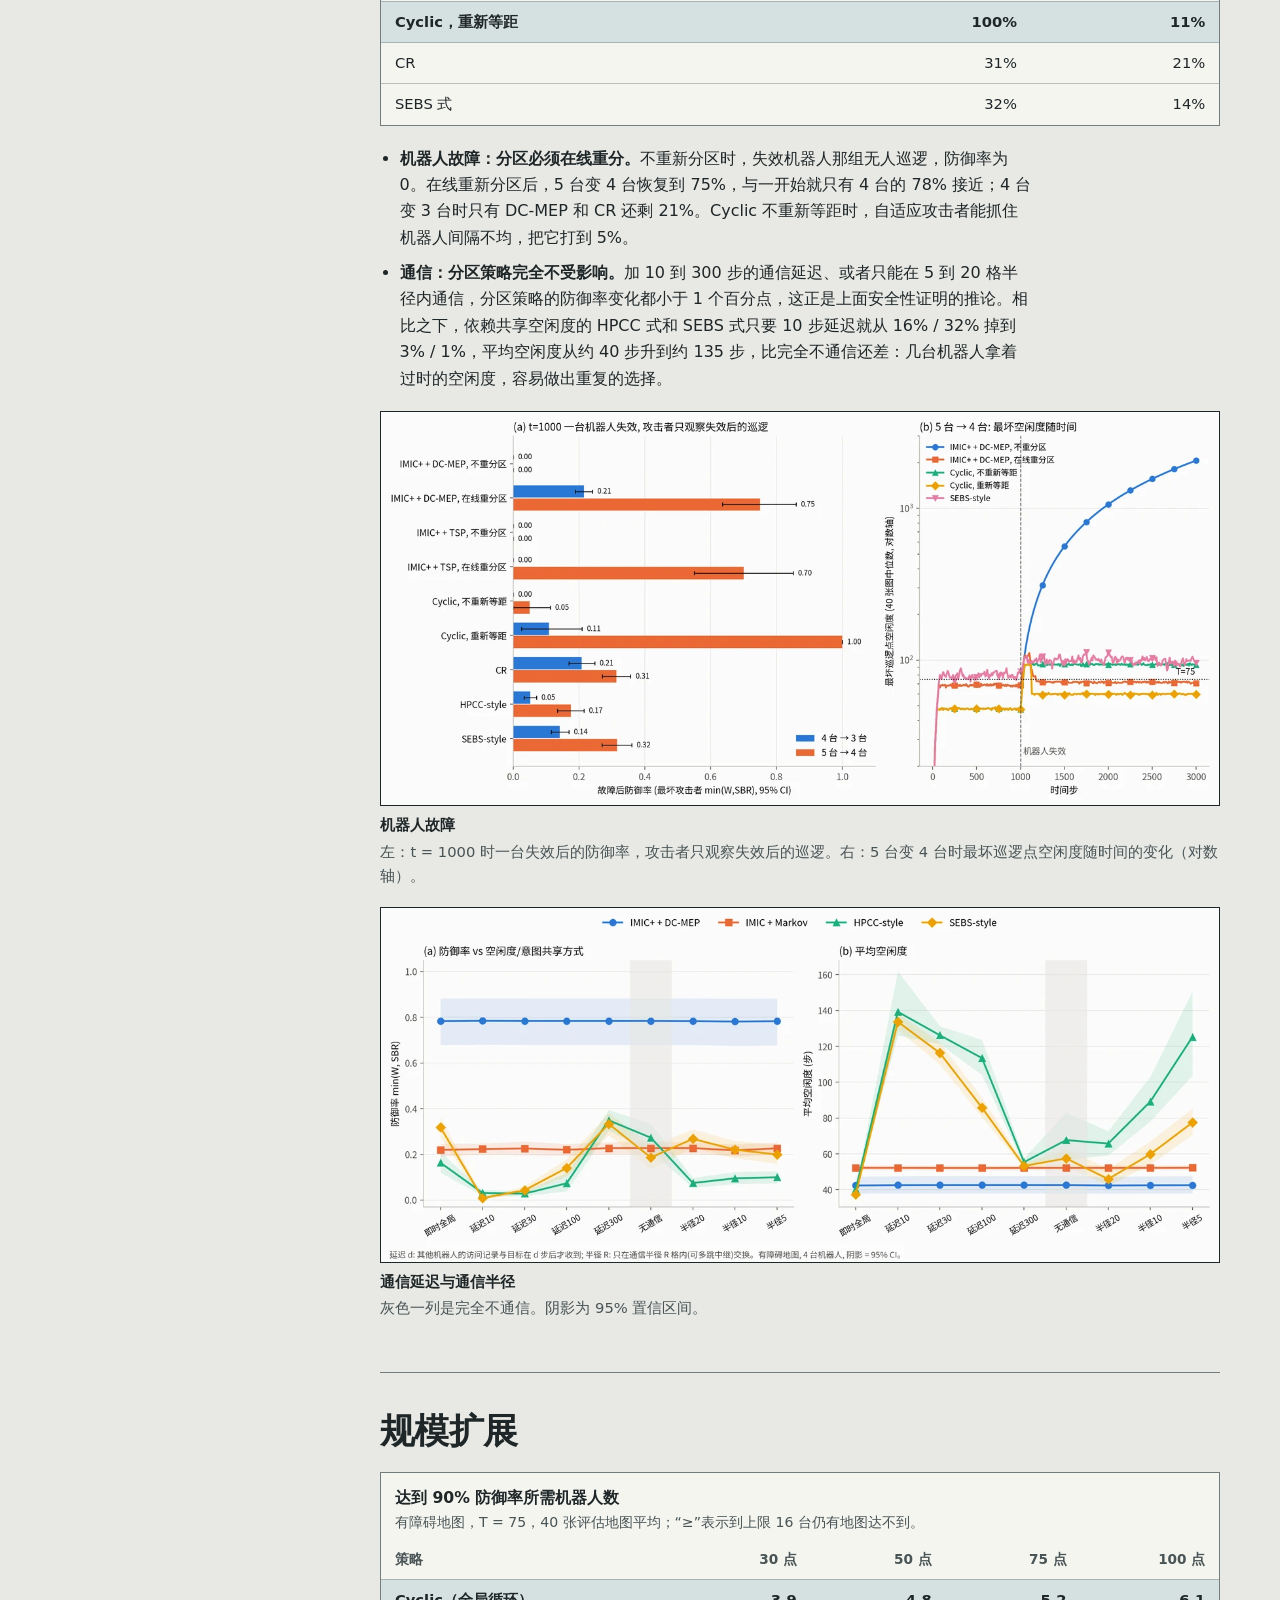
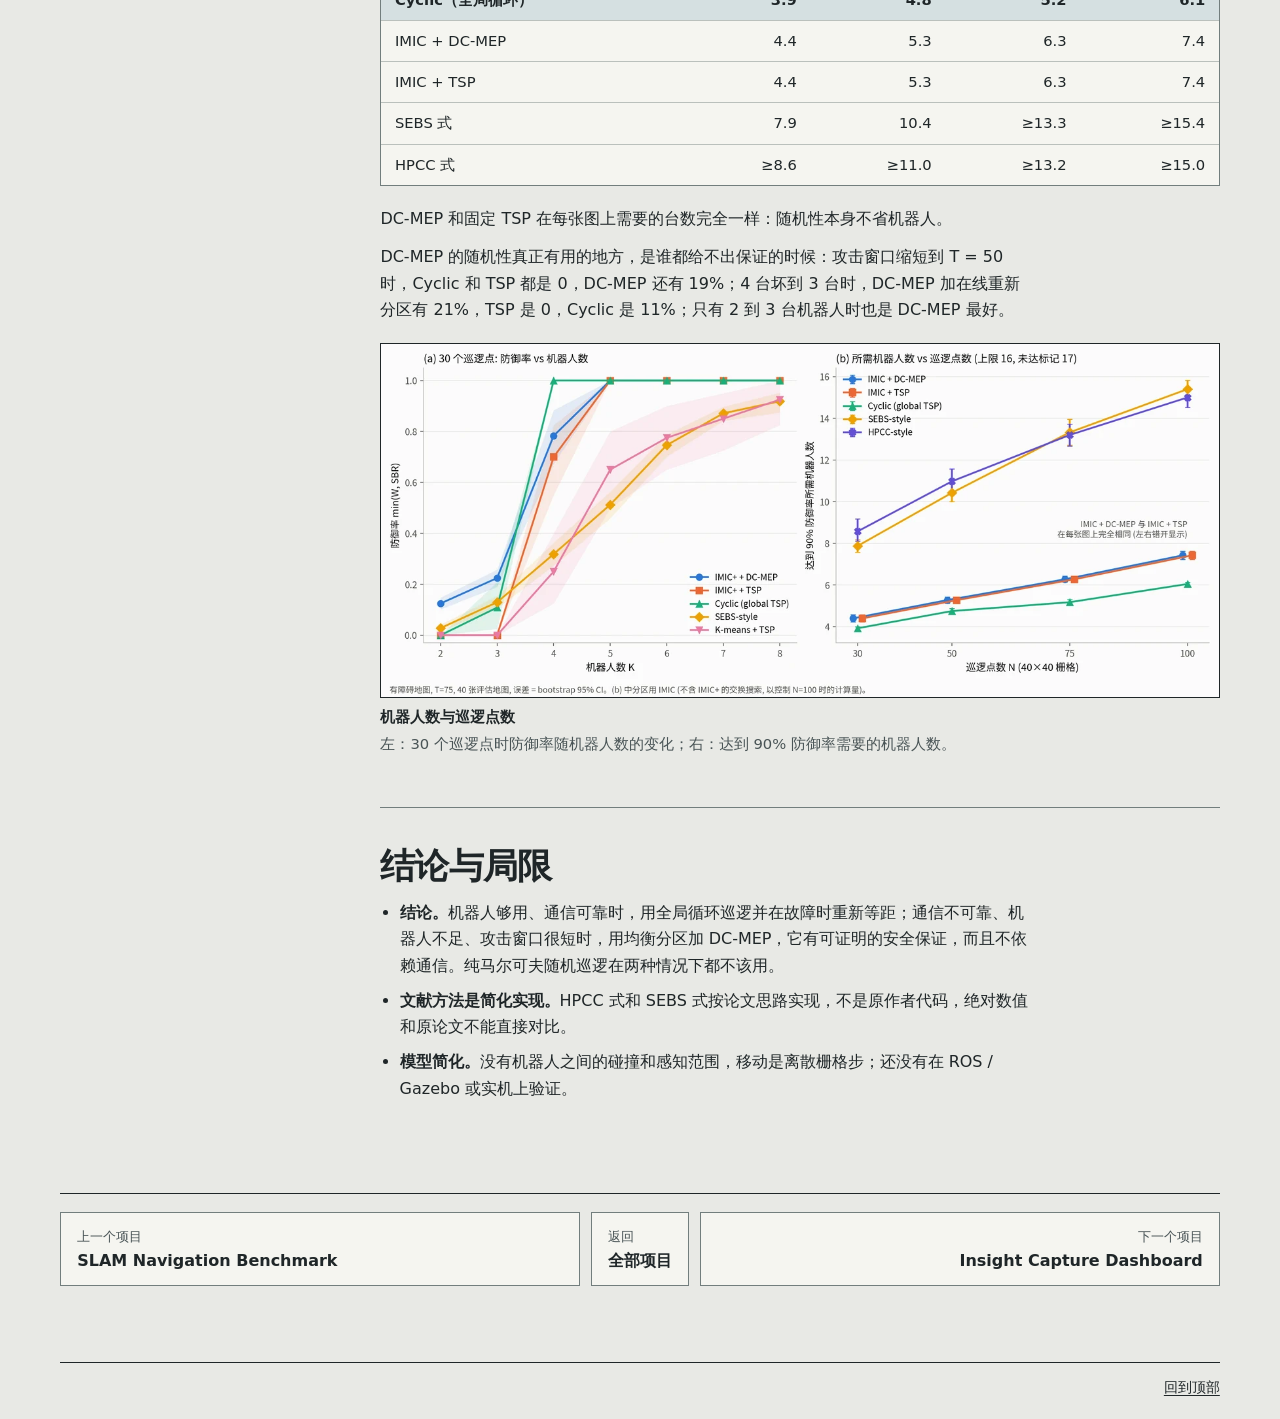
<file: projects/multi-robot-patrol/index.html>
<!doctype html>
<html lang="zh-CN">
  <head>
    <meta charset="utf-8">
    <meta name="viewport" content="width=device-width, initial-scale=1">
    <meta name="text-scale" content="scale">
    <meta name="color-scheme" content="light dark">
    <meta name="theme-color" content="#e8e9e5" media="(prefers-color-scheme: light)">
    <meta name="theme-color" content="#181e21" media="(prefers-color-scheme: dark)">
    <meta name="referrer" content="strict-origin-when-cross-origin">
    <meta name="description" content="多台机器人分区巡逻，对抗会蹲守和会学习的攻击者。均衡分区加截止期约束的随机巡逻，和文献中的巡逻策略对比，并测试机器人故障、通信延迟和规模扩展。">
    <meta property="og:type" content="article">
    <meta property="og:title" content="多机器人协同巡逻 · 牛牧">
    <meta property="og:description" content="均衡分区 + 截止期约束的随机巡逻，与文献策略对比，测试故障、通信和规模。">
    <meta property="og:image" content="https://nusniumu.github.io/assets/project-media/patrol-poster.webp">
    <title>多机器人协同巡逻 · 牛牧</title>
    <link rel="canonical" href="https://nusniumu.github.io/projects/multi-robot-patrol/">
    <link rel="icon" href="../../assets/mark.png" type="image/png">
    <link rel="stylesheet" href="../../assets/site.css?v=b49bae4f">
    <script src="../../assets/case.js?v=6579f5e5" defer></script>
  </head>
  <body id="top">
    <a class="skip-link" href="#main">跳到正文</a>
    <header class="shell masthead">
      <a class="brand" href="../../" aria-label="牛牧首页"><span aria-hidden="true">牛</span></a>
      <nav aria-label="主导航">
        <ul class="nav-list">
          <li><a href="../../#featured">代表作</a></li>
          <li><a href="../../#projects">全部项目</a></li>
          <li><a href="../../#about">关于</a></li>
          <li><a href="../../#contact">联系</a></li>
          <li><a href="https://github.com/NUSNiuMu">GitHub</a></li>
        </ul>
      </nav>
    </header>
    <main id="main" class="shell case-shell insight-case insight-v1 portfolio-case" tabindex="-1">
      <header class="insight-hero">
        <div class="case-title">
          <h1>多机器人协同巡逻</h1>
          <p class="lead">几台机器人分片巡逻一片区域，对手会先观察、再挑最久没人去的点下手。我做了两件事：把区域分得更均衡（IMIC+ 分区），让巡逻路线难以预测又有回访期限（DC-MEP 随机巡逻，有安全性证明）；再拿文献里的方法、会学习的攻击者、机器人故障和通信延迟把它全面测了一遍。</p>
          <div class="actions"><a class="button primary" href="#baselines">看和文献方法的对比</a><a class="button" href="#robust">看故障与通信</a></div>
        </div>
        <figure class="case-media">
          <video class="sample-video" controls playsinline preload="none" poster="../../assets/project-media/patrol-poster.webp" width="1280" height="720" aria-label="基线与改进策略的对抗巡逻对比">
            <source src="../../assets/project-media/patrol-demo.mp4" type="video/mp4">
            <a href="../../assets/project-media/patrol-demo.mp4">打开视频 · 对抗巡逻对比</a>
          </video>
          <figcaption><strong class="insight-media-title">同一张地图，两种策略</strong>左：K-means 分区 + 固定 TSP 路线；右：均衡分区 + 截止期约束随机巡逻。20 秒里左边 20 次攻击全部得逞，右边 28 次全部拦截。</figcaption>
        </figure>
      </header>

<!-- build:metrics -->
      <dl class="key-metrics" aria-label="关键指标"><div><dt>有障碍环境下的防御率</dt><dd>25% → 78%</dd></div><div><dt>机器人之间不交换任何信息</dt><dd>0 通信</dd></div></dl>
<!-- /build:metrics -->
      <dl class="case-summary" aria-label="项目摘要">
        <div><dt>问题</dt><dd>多机器人巡逻：分区不均导致有的点太久没人去；固定路线容易被摸清规律</dd></div>
        <div><dt>我做的</dt><dd>IMIC 均衡分区、截止期约束的随机巡逻（DC-MEP）及其安全性证明；文献基线、自适应攻击者、故障与通信实验</dd></div>
        <div><dt>技术栈</dt><dd>Python · A* · TSP · 马尔可夫链 · 蒙特卡洛评估 · bootstrap 置信区间</dd></div>
        <div><dt>评估</dt><dd>40 张评估地图 + 10 张单独调参地图，有无障碍两种环境，两种攻击者取更强者</dd></div>
        <div class="summary-key"><dt>结果</dt><dd>有障碍环境下防御率从基线 25% 提到 78%，明显好于文献中的 CR、SEBS 等方法，且完全不依赖通信。但在这个设定下，最简单的全局循环巡逻能做到 100%，页面如实给出。</dd></div>
        <div><dt>说明</dt><dd>HPCC 式、SEBS 式两种文献方法是按论文思路的简化实现，不是原作者代码。</dd></div>
      </dl>

      <div class="case-layout">
        <nav class="toc" aria-label="章节目录">
          <ul>
            <li><a href="#setting">场景与攻击者</a></li>
            <li><a href="#partition">均衡分区</a></li>
            <li><a href="#random">随机巡逻的陷阱</a></li>
            <li><a href="#dcmep">截止期约束的随机巡逻</a></li>
            <li><a href="#baselines">和文献方法对比</a></li>
            <li><a href="#robust">故障与通信</a></li>
            <li><a href="#scaling">规模扩展</a></li>
            <li><a href="#next">结论与局限</a></li>
          </ul>
        </nav>
        <div class="case-text">
          <section class="chapter" id="setting" tabindex="-1">
            <h2>场景与攻击者</h2>
            <p>40×40 栅格上有 30 个巡逻点，一半地图带约 20% 的矩形障碍，机器人之间的距离和路线都用 A* 计算。默认 4 台机器人。</p>
            <p>攻击要持续 T = 75 步，期间只要有机器人回到该点就算防御成功。我用了两种攻击者，结果取两者中更强的那个：</p>
            <ul class="plain-list">
              <li><strong>等待型。</strong>先旁观一段时间，找出最容易得手的点；之后每当机器人离开这个点就开始攻击。</li>
              <li><strong>自适应型（SBR，状态条件最优响应）。</strong>能看到所有机器人的位置，从观察到的轨迹里统计“在什么状态下动手成功率最高”，只在那种状态下出手。参数在单独的调参地图上选，攻击者观察和最终评估用的是不同时间段的数据。</li>
            </ul>
            <ol class="insight-flow" role="list"><li><strong>分区</strong><span>把 30 个点分给几台机器人</span></li><li><strong>巡逻</strong><span>每台在自己的组里决定下一站</span></li><li><strong>评估</strong><span>攻击者观察后挑最弱的点和时机</span></li></ol>
          </section>

          <section class="chapter" id="partition" tabindex="-1">
            <h2>均衡分区</h2>
            <p>K-means 只看点的远近，分出来的组工作量差很多：有的组绕一圈要 90 步，有的只要 26 步。攻击者只需要盯住最长那组。</p>
            <p>IMIC（改进的最小增量聚类）用最远点做种子，再把每个点分给“当前工作量 + 插入增量”最小的组，工作量就是组内 TSP 回路（经过组内每个点一次再回到起点的最短路线）的长度。分完再从最重的组往外迁点。在此基础上加多组种子重启和组间换点，即 IMIC+。</p>
            <figure class="case-media">
              <a class="screenshot-link" href="../../assets/project-media/patrol-partition.webp" aria-label="打开原图 · 分区对比"><img src="../../assets/project-media/patrol-partition.webp" width="1280" height="700" loading="lazy" decoding="async" alt="同一张有障碍地图上，K-means 分区四组巡逻周期为 90、78、68、26；IMIC+ 分区为 70、68、70、70"></a>
              <figcaption><strong class="insight-media-title">同一张地图的两种分区</strong>K-means 最长周期 90 步，IMIC+ 四组都在 68–70 步。组间工作量方差下降约 93%。</figcaption>
            </figure>
          </section>

          <section class="chapter" id="random" tabindex="-1">
            <h2>随机巡逻的陷阱</h2>
            <p>最直接的随机化：每台机器人在组内按马尔可夫链随机选下一站，越久没去、越近的点概率越大。路线确实难猜了，衡量“下一站有多难猜”的路径熵从 TSP 的 0 升到约 2.5 bit。</p>
            <p>但评估发现，这样做防御率反而更低：有障碍环境下只有 22%，比固定路线差很多。原因是随机游走的回访间隔有长尾，总有某个点偶尔很久才被访问一次；攻击者不需要猜路线，只要等这个长尾出现。</p>
          </section>

          <section class="chapter" id="dcmep" tabindex="-1">
            <h2>截止期约束的随机巡逻</h2>
            <p>我的改进叫 DC-MEP（Deadline-Constrained Max-Entropy Patrol，截止期约束的最大熵巡逻）：随机，但只在“安全”的选项里随机。机器人每到一个点，先列出下一站的候选，只保留去了之后仍然来得及把组内所有点在 T 步内都访问到的那些（判断方法：去完之后，从某个点出发、沿组内 TSP 回路走一圈，能否让每个点的空闲时间都不超过 T），再在其中均匀随机选。</p>
            <p><strong>安全性可以证明：</strong>只要组的回路长度不超过 T，任何时刻上一步计划的剩余部分本身就是一个安全候选，所以候选集永远非空；归纳下去，每条样本路径上都没有点空闲超过 T 步，任何攻击者在这个组里都会失败。这个保证不依赖通信，因为每个组只有一台机器人，它自己的到访记录就够了。回路长于 T 时，没有任何策略能保证，DC-MEP 退化为按距离加权的随机游走。</p>
            <p>两部分是互补的：均衡分区让更多组的回路短于 T，DC-MEP 在这些组里“免费”换来不可预测性。</p>
          </section>

          <section class="chapter" id="baselines" tabindex="-1">
            <h2>和文献方法对比</h2>
            <p>我按论文思路实现了四种经典的多机器人巡逻策略，和自己的方案放在同一套地图、攻击者和评估协议下比较。“空闲度”指一个巡逻点距上次有机器人到访过了多少步；“邻点”指每个巡逻点按 A* 距离最近的 4 个点。</p>
            <figure class="data-table"><table><caption><strong>参与对比的方法</strong>上半部分是分区式（每台机器人只管自己那组点），下半部分是文献中的无分区策略。</caption><thead><tr><th>方法</th><th>怎么选下一站</th><th>需要的信息 / 通信</th></tr></thead><tbody>
              <tr><td>K-means + TSP（基线）</td><td>按坐标 K-means 分组；组内沿固定的 TSP 回路（经过所有点一次的最短闭合路线）循环走</td><td>无需通信</td></tr>
              <tr><td>IMIC / IMIC+ 分区</td><td>改进的最小增量聚类：按“组内 TSP 回路长度”均衡工作量分组；IMIC+ 再加多组种子重启和组间换点</td><td>只在分区时需要</td></tr>
              <tr><td>+ 马尔可夫随机巡逻</td><td>组内随机游走，越久没去、越近的点转移概率越大</td><td>只用自己的到访记录</td></tr>
              <tr><td>+ DC-MEP（改进）</td><td>Deadline-Constrained Max-Entropy Patrol：只在“去了之后仍能让组内每个点在 T 步内被访问”的候选里均匀随机选</td><td>只用自己的到访记录</td></tr>
              <tr><td>Cyclic<br>（Chevaleyre 2004）</td><td>所有点连成一条全局 TSP 回路，所有机器人同向、等间距地沿它走；故障后可重新等距</td><td>需要保持间距的协调</td></tr>
              <tr><td>CR，Conscientious Reactive<br>（Machado 等 2002）</td><td>去邻点中自己记录里空闲最久的那个</td><td>完全不通信</td></tr>
              <tr><td>HPCC 式，Heuristic Pathfinder Cognitive Coordinated<br>（Almeida 等 2004）</td><td>在全图中选“归一化空闲度 − 0.5 × 归一化距离”最大的点作为目标，跳过其他机器人已选的目标</td><td>共享空闲度和目标</td></tr>
              <tr><td>SEBS 式，State Exchange Bayesian Strategy<br>（Portugal 与 Rocha 2013）</td><td>对每个邻点算“空闲度 ÷ 距离”的增益，用贝叶斯公式得后验概率，其他机器人打算去的点先验调低，取后验最大者</td><td>共享空闲度和意图</td></tr>
            </tbody></table></figure>
            <p>HPCC 式和 SEBS 式是按论文思路的简化实现，不是原作者代码。</p>
            <figure class="case-media bar-compare">
              <figcaption><strong class="insight-media-title">有障碍环境的防御成功率</strong>T = 75 步，4 台机器人，40 张评估地图，取两种攻击者中更强者，越长越好。</figcaption>
              <dl>
                <div><dt>K-means + TSP（基线）</dt><dd><span class="bar-track" aria-hidden="true"><span style="inline-size:25%"></span></span><b>25%</b></dd></div>
                <div><dt>IMIC + 马尔可夫随机巡逻</dt><dd><span class="bar-track" aria-hidden="true"><span style="inline-size:22%"></span></span><b>22%</b></dd></div>
                <div><dt>CR</dt><dd><span class="bar-track" aria-hidden="true"><span style="inline-size:32%"></span></span><b>32%</b></dd></div>
                <div><dt>SEBS 式</dt><dd><span class="bar-track" aria-hidden="true"><span style="inline-size:32%"></span></span><b>32%</b></dd></div>
                <div><dt>IMIC+ + TSP</dt><dd><span class="bar-track" aria-hidden="true"><span style="inline-size:70%"></span></span><b>70%</b></dd></div>
                <div><dt>IMIC+ + DC-MEP（改进）</dt><dd><span class="bar-track" aria-hidden="true"><span style="inline-size:78%"></span></span><b>78%</b></dd></div>
                <div class="is-best"><dt>Cyclic（全局循环）</dt><dd><span class="bar-track" aria-hidden="true"><span style="inline-size:100%"></span></span><b>100%</b></dd></div>
              </dl>
            </figure>
            <p>DC-MEP 比同一分区上的固定 TSP 高 8 个百分点（配对差值 95% 置信区间 +4 到 +13），比 CR、SEBS 式高一倍以上。但 Cyclic 全部防住了：</p>
            <p>原因很直接。全局回路长度除以 4 台机器人约为 62 步，所有地图都短于 T = 75；而分区后最长那组的回路平均约 73 步，只有 70% 的地图短于 75。分区天生会损失一点效率，在机器人够用、攻击窗口不太短的时候，这点损失就决定了胜负。</p>
            <p>自适应攻击者也没能打穿 DC-MEP（防御率 82%，略高于等待型下的 78%）。它真正打穿的是间隔不均匀的确定性巡逻，比如 CR 从 53% 掉到 35%。</p>
            <figure class="case-media">
              <a class="screenshot-link" href="../../assets/project-media/patrol-v2-baselines.webp" aria-label="打开原图 · 全部策略对比"><img src="../../assets/project-media/patrol-v2-baselines.webp" width="1280" height="660" loading="lazy" decoding="async" alt="十种策略在无障碍和有障碍地图上、两种攻击者下的防御成功率横向柱状图，Cyclic 在两种地图上都是 1.00，IMIC+ + DC-MEP 无障碍 0.99、有障碍 0.78 到 0.82，HPCC 式最低约 0.2。"></a>
              <figcaption><strong class="insight-media-title">全部策略、两种攻击者</strong>上 6 行是分区式（每台机器人一组），下 4 行是文献中的无分区策略。误差线为 bootstrap 95% 置信区间。</figcaption>
            </figure>
          </section>

          <section class="chapter" id="robust" tabindex="-1">
            <h2>故障与通信</h2>
            <p>那分区还有什么用？答案在理想条件之外。</p>
            <figure class="case-media">
              <video class="sample-video" controls playsinline preload="none" poster="../../assets/project-media/patrol-failure-poster.webp" width="1280" height="720" aria-label="一台机器人失效后，不重新分区与在线重新分区的对比">
                <source src="../../assets/project-media/patrol-failure.mp4" type="video/mp4">
                <a href="../../assets/project-media/patrol-failure.mp4">打开视频 · 机器人故障对比</a>
              </video>
              <figcaption><strong class="insight-media-title">5 台坏掉 1 台</strong>同一张地图。左：不重新分区，失效机器人那片区域无人巡逻，21 次攻击全部得逞；右：剩下 4 台在线重新分区，28 次全部拦截。</figcaption>
            </figure>
            <figure class="data-table"><table><caption><strong>t = 1000 时一台机器人失效后的防御率</strong>有障碍地图，攻击者只观察失效后的巡逻，取两种攻击者中更强者。</caption><thead><tr><th>配置</th><th class="num">5 台 → 4 台</th><th class="num">4 台 → 3 台</th></tr></thead><tbody><tr><td>分区式，不重新分区</td><td class="num">0%</td><td class="num">0%</td></tr><tr><td>IMIC+ + TSP，在线重新分区</td><td class="num">70%</td><td class="num">0%</td></tr><tr><td>IMIC+ + DC-MEP，在线重新分区</td><td class="num">75%</td><td class="num">21%</td></tr><tr><td>Cyclic，不重新等距</td><td class="num">5%</td><td class="num">0%</td></tr><tr class="is-best"><td>Cyclic，重新等距</td><td class="num">100%</td><td class="num">11%</td></tr><tr><td>CR</td><td class="num">31%</td><td class="num">21%</td></tr><tr><td>SEBS 式</td><td class="num">32%</td><td class="num">14%</td></tr></tbody></table></figure>
            <ul class="plain-list">
              <li><strong>机器人故障：分区必须在线重分。</strong>不重新分区时，失效机器人那组无人巡逻，防御率为 0。在线重新分区后，5 台变 4 台恢复到 75%，与一开始就只有 4 台的 78% 接近；4 台变 3 台时只有 DC-MEP 和 CR 还剩 21%。Cyclic 不重新等距时，自适应攻击者能抓住机器人间隔不均，把它打到 5%。</li>
              <li><strong>通信：分区策略完全不受影响。</strong>加 10 到 300 步的通信延迟、或者只能在 5 到 20 格半径内通信，分区策略的防御率变化都小于 1 个百分点，这正是上面安全性证明的推论。相比之下，依赖共享空闲度的 HPCC 式和 SEBS 式只要 10 步延迟就从 16% / 32% 掉到 3% / 1%，平均空闲度从约 40 步升到约 135 步，比完全不通信还差：几台机器人拿着过时的空闲度，容易做出重复的选择。</li>
            </ul>
            <figure class="case-media">
              <a class="screenshot-link" href="../../assets/project-media/patrol-v2-failure.webp" aria-label="打开原图 · 故障实验"><img src="../../assets/project-media/patrol-v2-failure.webp" width="1280" height="600" loading="lazy" decoding="async" alt="左：一台机器人失效后各配置的防御率，5 台变 4 台时在线重分区的 DC-MEP 为 0.75、重新等距的 Cyclic 为 1.00，不重分区为 0；右：最坏空闲度随时间变化，不重分区时在失效后持续上升到两千步以上。"></a>
              <figcaption><strong class="insight-media-title">机器人故障</strong>左：t = 1000 时一台失效后的防御率，攻击者只观察失效后的巡逻。右：5 台变 4 台时最坏巡逻点空闲度随时间的变化（对数轴）。</figcaption>
            </figure>
            <figure class="case-media">
              <a class="screenshot-link" href="../../assets/project-media/patrol-v2-comm.webp" aria-label="打开原图 · 通信实验"><img src="../../assets/project-media/patrol-v2-comm.webp" width="1280" height="540" loading="lazy" decoding="async" alt="左：不同通信延迟和通信半径下的防御率，IMIC+ + DC-MEP 一直在 0.78 左右，HPCC 式和 SEBS 式在延迟 10 时跌到接近 0；右：平均空闲度，HPCC 式和 SEBS 式在延迟 10 时升到约 135。"></a>
              <figcaption><strong class="insight-media-title">通信延迟与通信半径</strong>灰色一列是完全不通信。阴影为 95% 置信区间。</figcaption>
            </figure>
          </section>

          <section class="chapter" id="scaling" tabindex="-1">
            <h2>规模扩展</h2>
            <figure class="data-table"><table><caption><strong>达到 90% 防御率所需机器人数</strong>有障碍地图，T = 75，40 张评估地图平均；“≥”表示到上限 16 台仍有地图达不到。</caption><thead><tr><th>策略</th><th class="num">30 点</th><th class="num">50 点</th><th class="num">75 点</th><th class="num">100 点</th></tr></thead><tbody><tr class="is-best"><td>Cyclic（全局循环）</td><td class="num">3.9</td><td class="num">4.8</td><td class="num">5.2</td><td class="num">6.1</td></tr><tr><td>IMIC + DC-MEP</td><td class="num">4.4</td><td class="num">5.3</td><td class="num">6.3</td><td class="num">7.4</td></tr><tr><td>IMIC + TSP</td><td class="num">4.4</td><td class="num">5.3</td><td class="num">6.3</td><td class="num">7.4</td></tr><tr><td>SEBS 式</td><td class="num">7.9</td><td class="num">10.4</td><td class="num">≥13.3</td><td class="num">≥15.4</td></tr><tr><td>HPCC 式</td><td class="num">≥8.6</td><td class="num">≥11.0</td><td class="num">≥13.2</td><td class="num">≥15.0</td></tr></tbody></table></figure>
            <p>DC-MEP 和固定 TSP 在每张图上需要的台数完全一样：随机性本身不省机器人。</p>
            <p>DC-MEP 的随机性真正有用的地方，是谁都给不出保证的时候：攻击窗口缩短到 T = 50 时，Cyclic 和 TSP 都是 0，DC-MEP 还有 19%；4 台坏到 3 台时，DC-MEP 加在线重新分区有 21%，TSP 是 0，Cyclic 是 11%；只有 2 到 3 台机器人时也是 DC-MEP 最好。</p>
            <figure class="case-media">
              <a class="screenshot-link" href="../../assets/project-media/patrol-v2-scaling.webp" aria-label="打开原图 · 规模扩展"><img src="../../assets/project-media/patrol-v2-scaling.webp" width="1280" height="540" loading="lazy" decoding="async" alt="左：30 个巡逻点时防御率随机器人数的变化，Cyclic 在 4 台时到 1.0，DC-MEP 在 2 到 3 台时最高；右：达到 90% 防御率所需机器人数随巡逻点数变化，Cyclic 最少，分区式稍多，SEBS 式和 HPCC 式约为两倍。"></a>
              <figcaption><strong class="insight-media-title">机器人数与巡逻点数</strong>左：30 个巡逻点时防御率随机器人数的变化；右：达到 90% 防御率需要的机器人数。</figcaption>
            </figure>
          </section>

          <section class="chapter" id="next" tabindex="-1">
            <h2>结论与局限</h2>
            <ul class="plain-list">
              <li><strong>结论。</strong>机器人够用、通信可靠时，用全局循环巡逻并在故障时重新等距；通信不可靠、机器人不足、攻击窗口很短时，用均衡分区加 DC-MEP，它有可证明的安全保证，而且不依赖通信。纯马尔可夫随机巡逻在两种情况下都不该用。</li>
              <li><strong>文献方法是简化实现。</strong>HPCC 式和 SEBS 式按论文思路实现，不是原作者代码，绝对数值和原论文不能直接对比。</li>
              <li><strong>模型简化。</strong>没有机器人之间的碰撞和感知范围，移动是离散栅格步；还没有在 ROS / Gazebo 或实机上验证。</li>
            </ul>
          </section>
        </div>
      </div>
<!-- build:pager -->
      <nav class="case-pager" aria-label="其他项目">
        <a rel="prev" href="../slam-navigation/"><span>上一个项目</span><strong lang="en">SLAM Navigation Benchmark</strong></a>
        <a class="case-pager-all" href="../../#projects"><span>返回</span><strong>全部项目</strong></a>
        <a rel="next" href="../insight-capture/"><span>下一个项目</span><strong lang="en">Insight Capture Dashboard</strong></a>
      </nav>
<!-- /build:pager -->
    </main>
    <footer class="shell site-footer"><a href="#top">回到顶部</a></footer>
  </body>
</html>
</file>
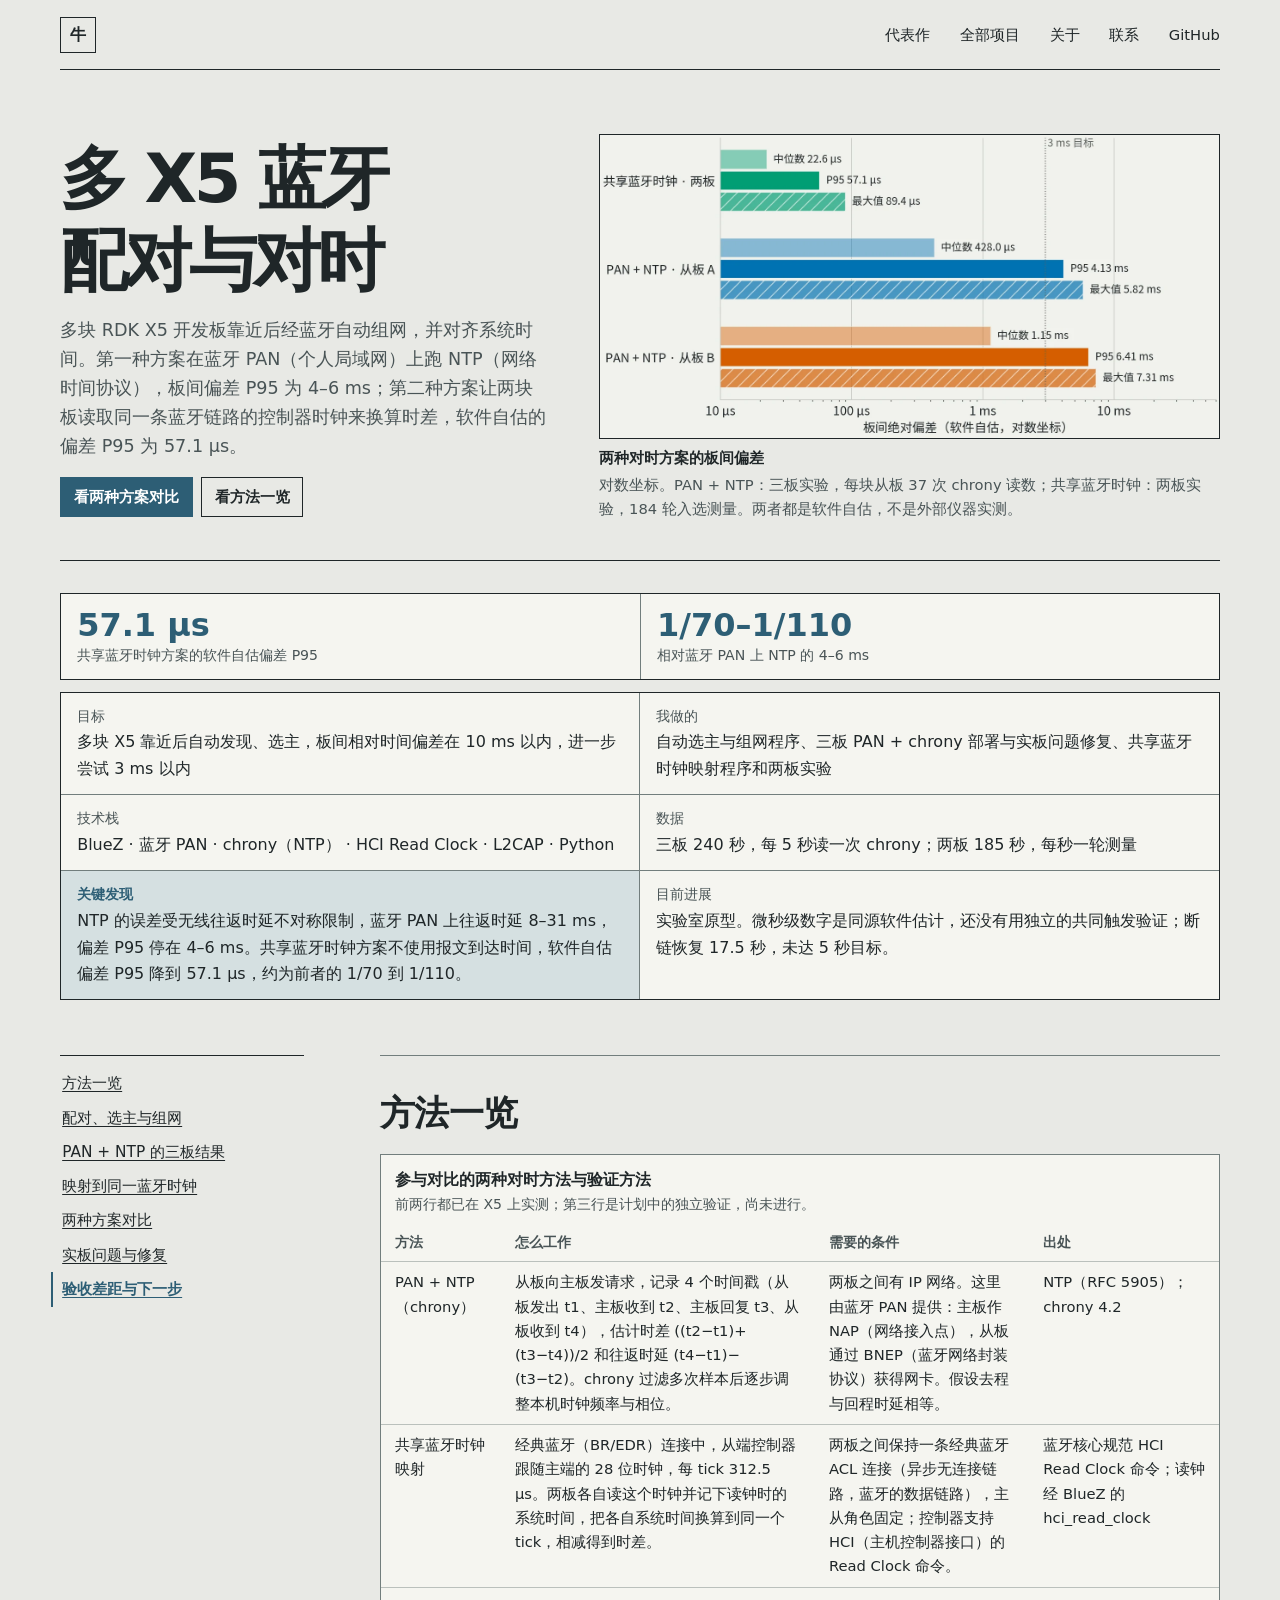
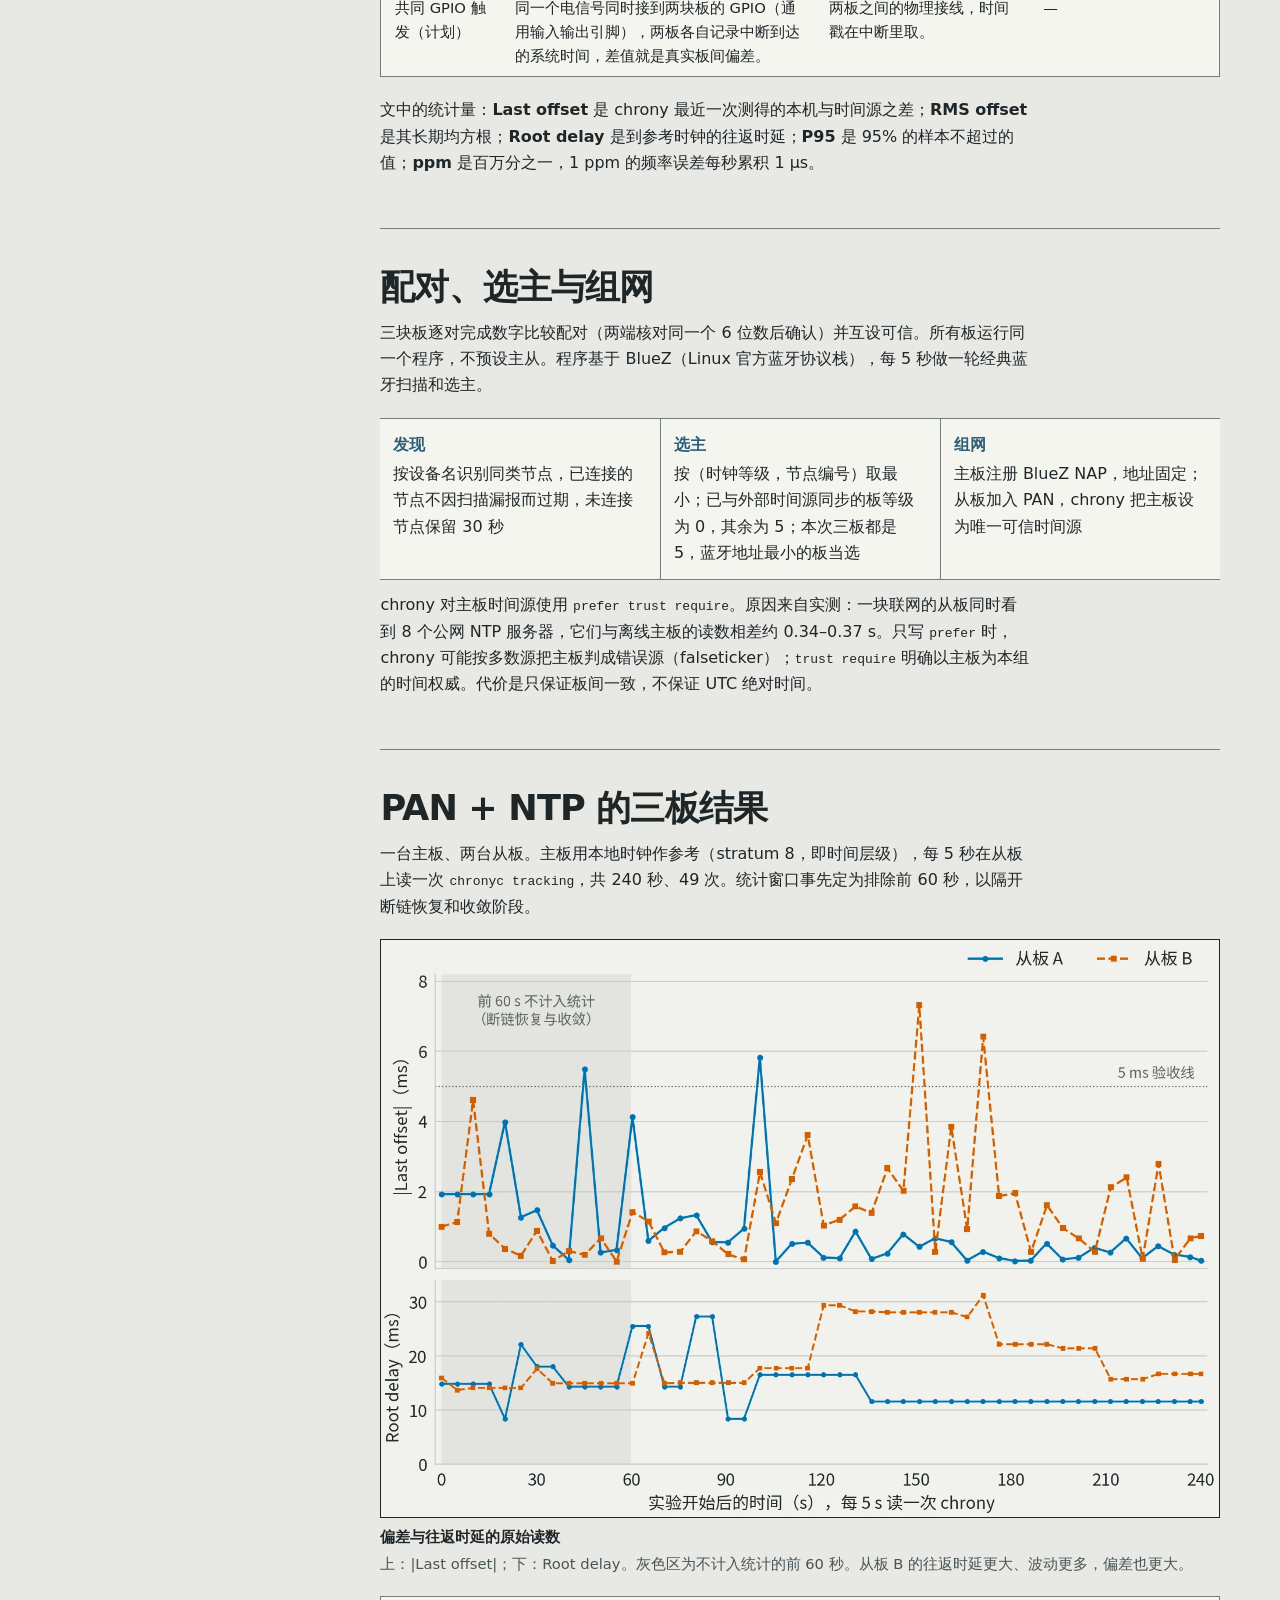
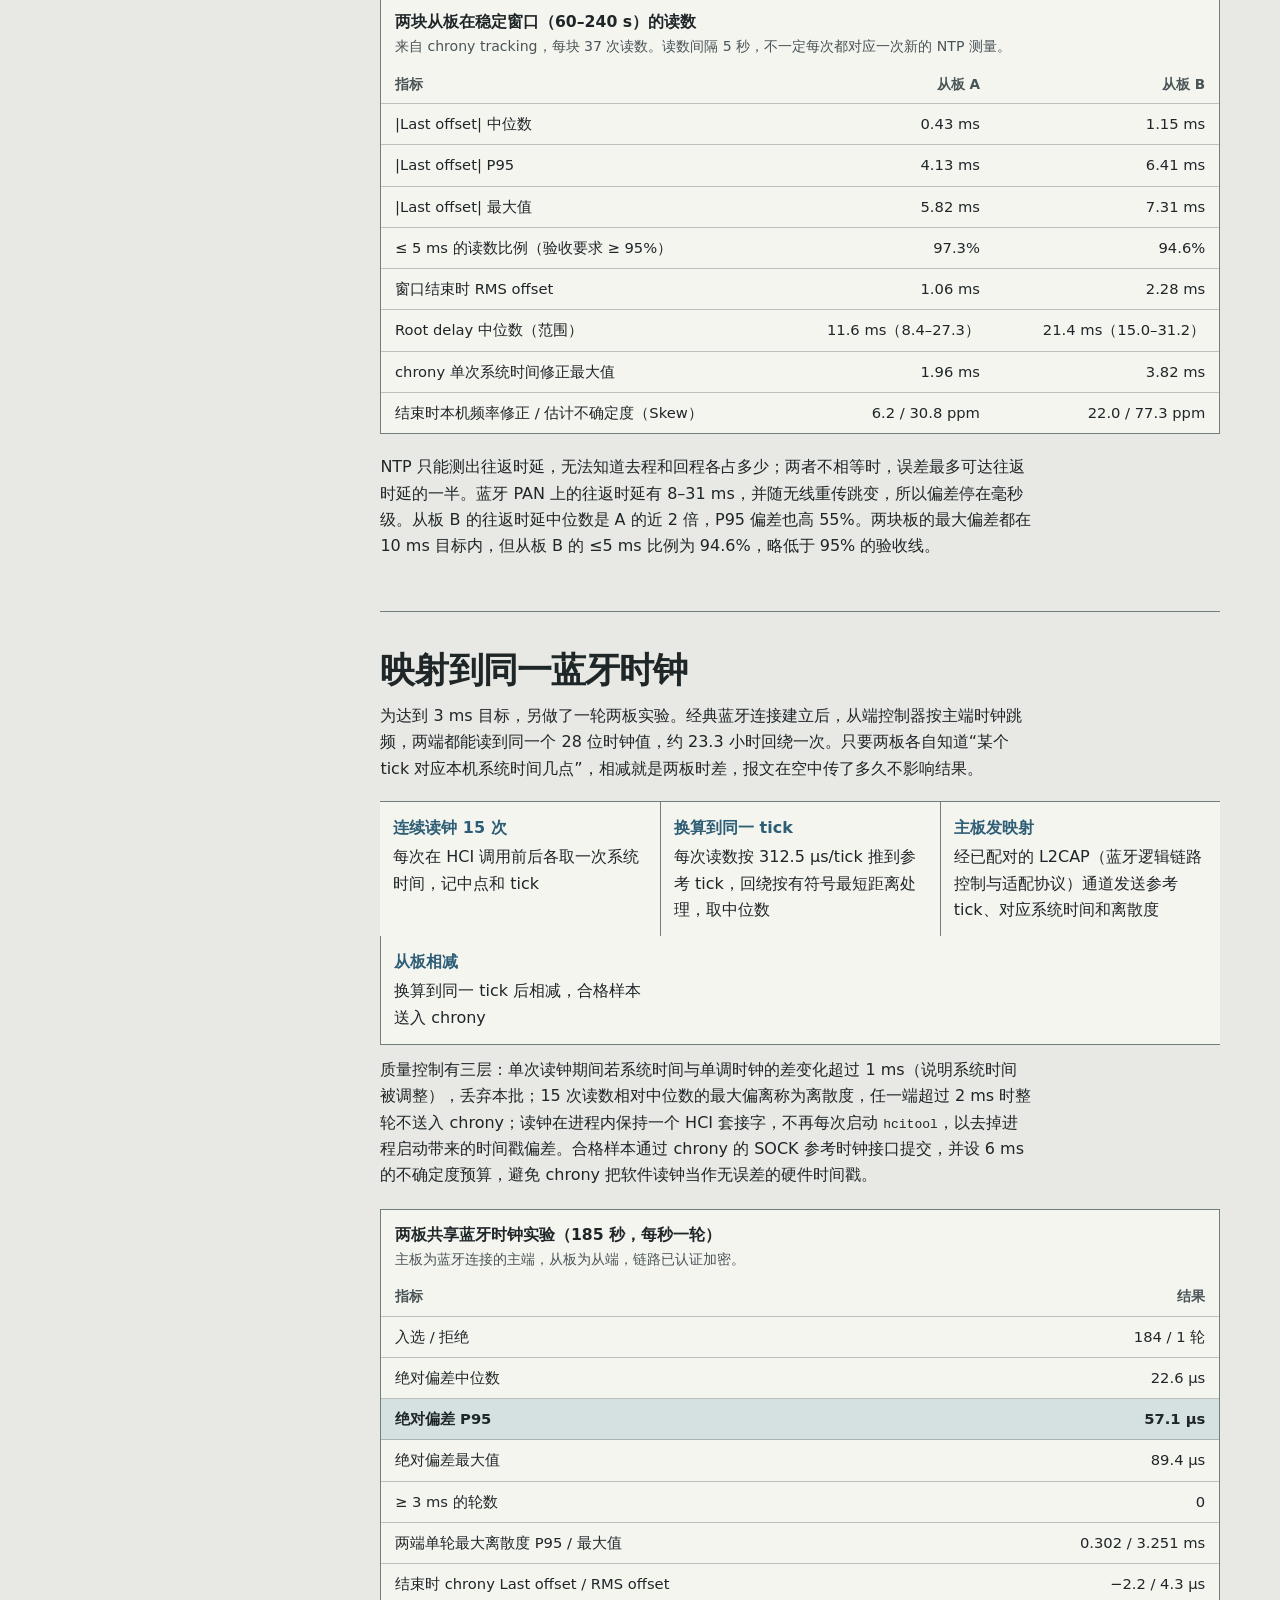
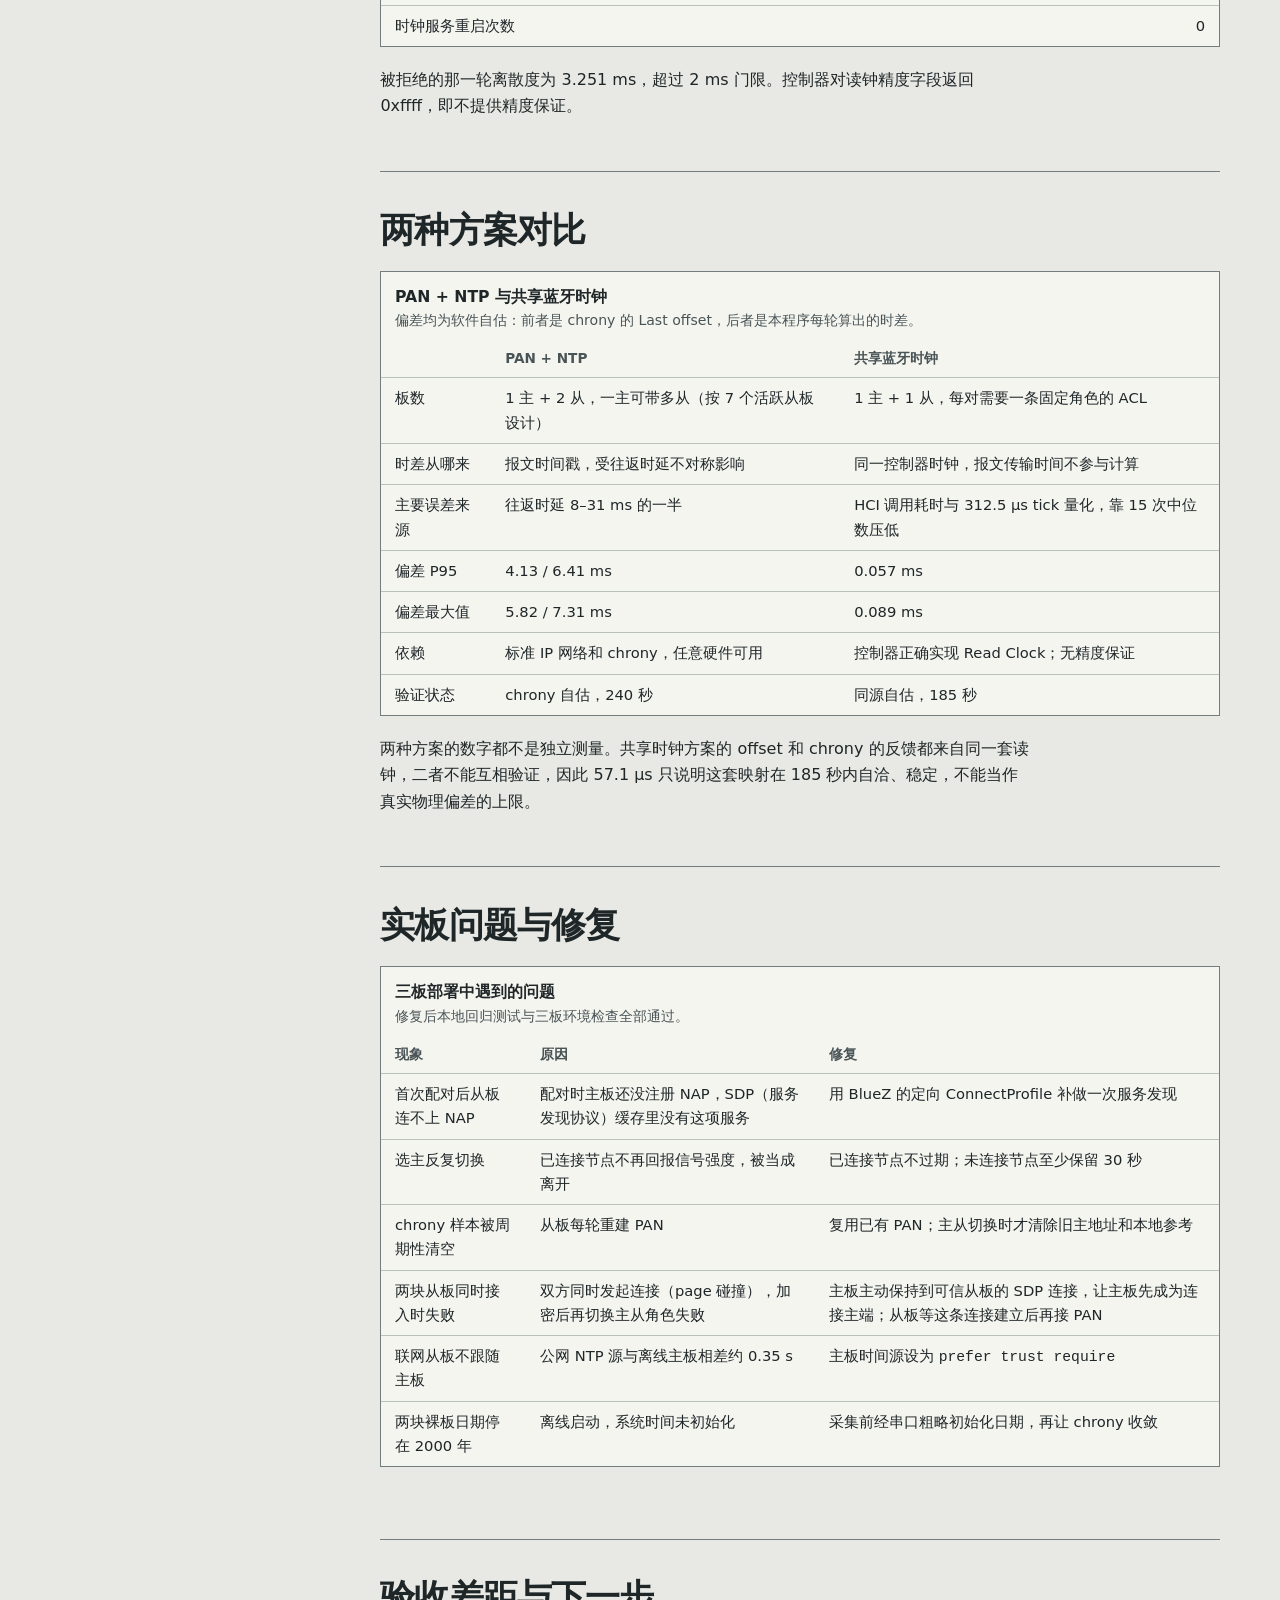
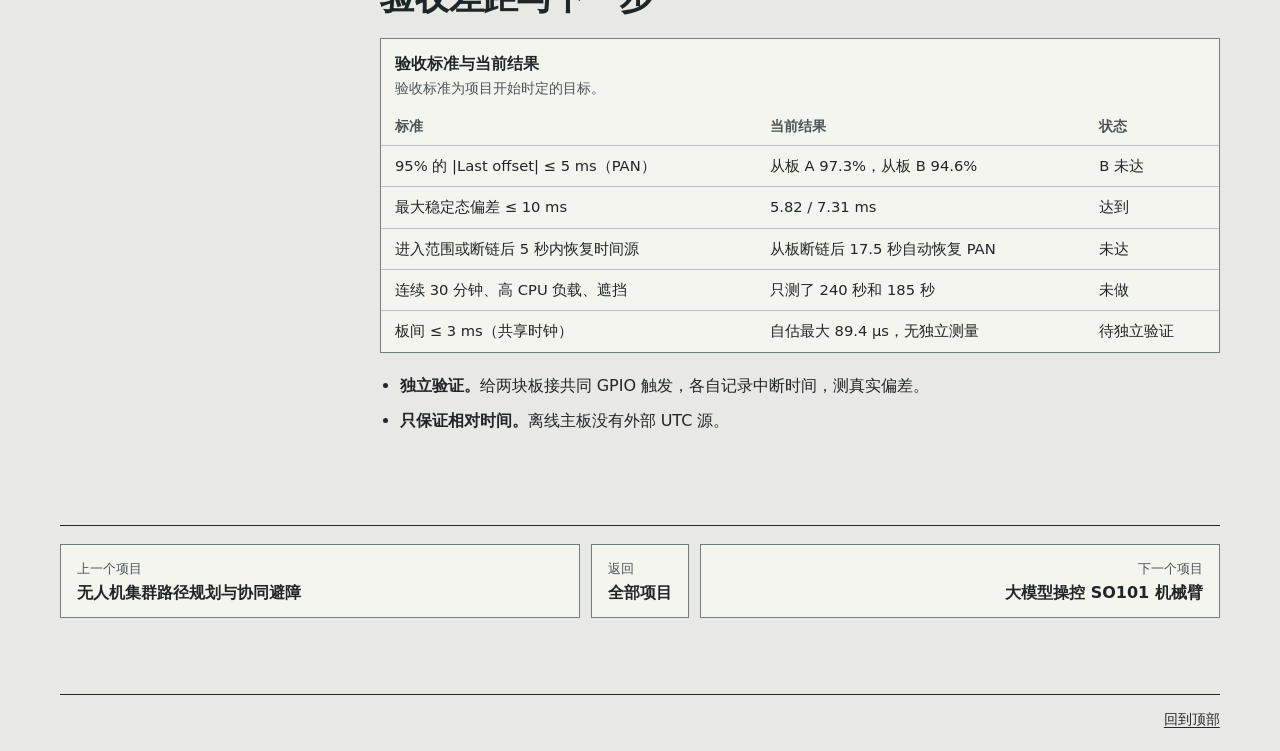
<file: projects/multi-x5-time-sync/index.html>
<!doctype html>
<html lang="zh-CN">
  <head>
    <meta charset="utf-8">
    <meta name="viewport" content="width=device-width, initial-scale=1">
    <meta name="text-scale" content="scale">
    <meta name="color-scheme" content="light dark">
    <meta name="theme-color" content="#e8e9e5" media="(prefers-color-scheme: light)">
    <meta name="theme-color" content="#181e21" media="(prefers-color-scheme: dark)">
    <meta name="referrer" content="strict-origin-when-cross-origin">
    <meta name="description" content="用蓝牙让多块 X5 自动组网并对齐系统时间。蓝牙 PAN 上跑 NTP，板间偏差 P95 为 4–6 ms；改为读取两板共享的蓝牙控制器时钟后，软件自估偏差 P95 为 57.1 µs。">
    <meta property="og:type" content="article">
    <meta property="og:title" content="多 X5 蓝牙配对与对时 · 牛牧">
    <meta property="og:description" content="蓝牙 PAN + chrony 的毫秒级对时，以及基于共享蓝牙时钟的微秒级尝试。">
    <meta property="og:image" content="https://nusniumu.github.io/assets/project-media/x5-sync-method-compare.webp">
    <title>多 X5 蓝牙配对与对时 · 牛牧</title>
    <link rel="canonical" href="https://nusniumu.github.io/projects/multi-x5-time-sync/">
    <link rel="icon" href="../../assets/mark.png" type="image/png">
    <link rel="stylesheet" href="../../assets/site.css?v=b49bae4f">
    <script src="../../assets/case.js?v=6579f5e5" defer></script>
  </head>
  <body id="top">
    <a class="skip-link" href="#main">跳到正文</a>
    <header class="shell masthead">
      <a class="brand" href="../../" aria-label="牛牧首页"><span aria-hidden="true">牛</span></a>
      <nav aria-label="主导航">
        <ul class="nav-list">
          <li><a href="../../#featured">代表作</a></li>
          <li><a href="../../#projects">全部项目</a></li>
          <li><a href="../../#about">关于</a></li>
          <li><a href="../../#contact">联系</a></li>
          <li><a href="https://github.com/NUSNiuMu">GitHub</a></li>
        </ul>
      </nav>
    </header>
    <main id="main" class="shell case-shell insight-case insight-v1 portfolio-case" tabindex="-1">
      <header class="insight-hero">
        <div class="case-title">
          <h1>多 X5 蓝牙配对与对时</h1>
          <p class="lead">多块 RDK X5 开发板靠近后经蓝牙自动组网，并对齐系统时间。第一种方案在蓝牙 PAN（个人局域网）上跑 NTP（网络时间协议），板间偏差 P95 为 4–6 ms；第二种方案让两块板读取同一条蓝牙链路的控制器时钟来换算时差，软件自估的偏差 P95 为 57.1 µs。</p>
          <div class="actions"><a class="button primary" href="#compare">看两种方案对比</a><a class="button" href="#methods">看方法一览</a></div>
        </div>
        <figure class="case-media">
          <a class="screenshot-link" href="../../assets/project-media/x5-sync-method-compare.webp" aria-label="打开原图 · 两种对时方案的板间偏差"><img src="../../assets/project-media/x5-sync-method-compare.webp" width="1440" height="704" fetchpriority="high" decoding="async" alt="对数坐标横向条形图。共享蓝牙时钟方案中位数 22.6 微秒、P95 57.1 微秒、最大 89.4 微秒；PAN 加 NTP 方案从板 A 中位数 0.43 毫秒、P95 4.13 毫秒、最大 5.82 毫秒，从板 B 中位数 1.15 毫秒、P95 6.41 毫秒、最大 7.31 毫秒。"></a>
          <figcaption><strong class="insight-media-title">两种对时方案的板间偏差</strong>对数坐标。PAN + NTP：三板实验，每块从板 37 次 chrony 读数；共享蓝牙时钟：两板实验，184 轮入选测量。两者都是软件自估，不是外部仪器实测。</figcaption>
        </figure>
      </header>

<!-- build:metrics -->
      <dl class="key-metrics" aria-label="关键指标"><div><dt>共享蓝牙时钟方案的软件自估偏差 P95</dt><dd>57.1 µs</dd></div><div><dt>相对蓝牙 PAN 上 NTP 的 4–6 ms</dt><dd>1/70–1/110</dd></div></dl>
<!-- /build:metrics -->
      <dl class="case-summary" aria-label="项目摘要">
        <div><dt>目标</dt><dd>多块 X5 靠近后自动发现、选主，板间相对时间偏差在 10 ms 以内，进一步尝试 3 ms 以内</dd></div>
        <div><dt>我做的</dt><dd>自动选主与组网程序、三板 PAN + chrony 部署与实板问题修复、共享蓝牙时钟映射程序和两板实验</dd></div>
        <div><dt>技术栈</dt><dd>BlueZ · 蓝牙 PAN · chrony（NTP） · HCI Read Clock · L2CAP · Python</dd></div>
        <div><dt>数据</dt><dd>三板 240 秒，每 5 秒读一次 chrony；两板 185 秒，每秒一轮测量</dd></div>
        <div class="summary-key"><dt>关键发现</dt><dd>NTP 的误差受无线往返时延不对称限制，蓝牙 PAN 上往返时延 8–31 ms，偏差 P95 停在 4–6 ms。共享蓝牙时钟方案不使用报文到达时间，软件自估偏差 P95 降到 57.1 µs，约为前者的 1/70 到 1/110。</dd></div>
        <div><dt>目前进展</dt><dd>实验室原型。微秒级数字是同源软件估计，还没有用独立的共同触发验证；断链恢复 17.5 秒，未达 5 秒目标。</dd></div>
      </dl>

      <div class="case-layout">
        <nav class="toc" aria-label="章节目录">
          <ul>
            <li><a href="#methods">方法一览</a></li>
            <li><a href="#pairing">配对、选主与组网</a></li>
            <li><a href="#pan">PAN + NTP 的三板结果</a></li>
            <li><a href="#clock">映射到同一蓝牙时钟</a></li>
            <li><a href="#compare">两种方案对比</a></li>
            <li><a href="#fixes">实板问题与修复</a></li>
            <li><a href="#next">验收差距与下一步</a></li>
          </ul>
        </nav>
        <div class="case-text">
          <section class="chapter" id="methods" tabindex="-1">
            <h2>方法一览</h2>
            <figure class="data-table"><table style="min-inline-size:38rem"><caption><strong>参与对比的两种对时方法与验证方法</strong>前两行都已在 X5 上实测；第三行是计划中的独立验证，尚未进行。</caption><thead><tr><th>方法</th><th>怎么工作</th><th>需要的条件</th><th>出处</th></tr></thead><tbody>
              <tr><td>PAN + NTP（chrony）</td><td>从板向主板发请求，记录 4 个时间戳（从板发出 t1、主板收到 t2、主板回复 t3、从板收到 t4），估计时差 ((t2−t1)+(t3−t4))/2 和往返时延 (t4−t1)−(t3−t2)。chrony 过滤多次样本后逐步调整本机时钟频率与相位。</td><td>两板之间有 IP 网络。这里由蓝牙 PAN 提供：主板作 NAP（网络接入点），从板通过 BNEP（蓝牙网络封装协议）获得网卡。假设去程与回程时延相等。</td><td>NTP（RFC 5905）；chrony 4.2</td></tr>
              <tr><td>共享蓝牙时钟映射</td><td>经典蓝牙（BR/EDR）连接中，从端控制器跟随主端的 28 位时钟，每 tick 312.5 µs。两板各自读这个时钟并记下读钟时的系统时间，把各自系统时间换算到同一个 tick，相减得到时差。</td><td>两板之间保持一条经典蓝牙 ACL 连接（异步无连接链路，蓝牙的数据链路），主从角色固定；控制器支持 HCI（主机控制器接口）的 Read Clock 命令。</td><td>蓝牙核心规范 HCI Read Clock 命令；读钟经 BlueZ 的 hci_read_clock</td></tr>
              <tr><td>共同 GPIO 触发（计划）</td><td>同一个电信号同时接到两块板的 GPIO（通用输入输出引脚），两板各自记录中断到达的系统时间，差值就是真实板间偏差。</td><td>两板之间的物理接线，时间戳在中断里取。</td><td>—</td></tr>
            </tbody></table></figure>
            <p>文中的统计量：<strong>Last offset</strong> 是 chrony 最近一次测得的本机与时间源之差；<strong>RMS offset</strong> 是其长期均方根；<strong>Root delay</strong> 是到参考时钟的往返时延；<strong>P95</strong> 是 95% 的样本不超过的值；<strong>ppm</strong> 是百万分之一，1 ppm 的频率误差每秒累积 1 µs。</p>
          </section>

          <section class="chapter" id="pairing" tabindex="-1">
            <h2>配对、选主与组网</h2>
            <p>三块板逐对完成数字比较配对（两端核对同一个 6 位数后确认）并互设可信。所有板运行同一个程序，不预设主从。程序基于 BlueZ（Linux 官方蓝牙协议栈），每 5 秒做一轮经典蓝牙扫描和选主。</p>
            <ol class="insight-flow" role="list"><li><strong>发现</strong><span>按设备名识别同类节点，已连接的节点不因扫描漏报而过期，未连接节点保留 30 秒</span></li><li><strong>选主</strong><span>按（时钟等级，节点编号）取最小；已与外部时间源同步的板等级为 0，其余为 5；本次三板都是 5，蓝牙地址最小的板当选</span></li><li><strong>组网</strong><span>主板注册 BlueZ NAP，地址固定；从板加入 PAN，chrony 把主板设为唯一可信时间源</span></li></ol>
            <p>chrony 对主板时间源使用 <code>prefer trust require</code>。原因来自实测：一块联网的从板同时看到 8 个公网 NTP 服务器，它们与离线主板的读数相差约 0.34–0.37 s。只写 <code>prefer</code> 时，chrony 可能按多数源把主板判成错误源（falseticker）；<code>trust require</code> 明确以主板为本组的时间权威。代价是只保证板间一致，不保证 UTC 绝对时间。</p>
          </section>

          <section class="chapter" id="pan" tabindex="-1">
            <h2>PAN + NTP 的三板结果</h2>
            <p>一台主板、两台从板。主板用本地时钟作参考（stratum 8，即时间层级），每 5 秒在从板上读一次 <code>chronyc tracking</code>，共 240 秒、49 次。统计窗口事先定为排除前 60 秒，以隔开断链恢复和收敛阶段。</p>
            <figure class="case-media">
              <a class="screenshot-link" href="../../assets/project-media/x5-sync-pan-series.webp" aria-label="打开原图 · 三板 PAN 对时的偏差与往返时延"><img src="../../assets/project-media/x5-sync-pan-series.webp" width="1440" height="992" loading="lazy" decoding="async" alt="上图为两块从板的绝对偏差时间序列，从板 A 多数在 1 毫秒以下，偶有 4 到 6 毫秒的尖峰；从板 B 更分散，最高 7.3 毫秒。下图为往返时延，从板 A 后半段稳定在约 11.6 毫秒，从板 B 在 15 到 31 毫秒之间变化。"></a>
              <figcaption><strong class="insight-media-title">偏差与往返时延的原始读数</strong>上：|Last offset|；下：Root delay。灰色区为不计入统计的前 60 秒。从板 B 的往返时延更大、波动更多，偏差也更大。</figcaption>
            </figure>
            <figure class="data-table"><table><caption><strong>两块从板在稳定窗口（60–240 s）的读数</strong>来自 chrony tracking，每块 37 次读数。读数间隔 5 秒，不一定每次都对应一次新的 NTP 测量。</caption><thead><tr><th>指标</th><th class="num">从板 A</th><th class="num">从板 B</th></tr></thead><tbody>
              <tr><td>|Last offset| 中位数</td><td class="num">0.43 ms</td><td class="num">1.15 ms</td></tr>
              <tr><td>|Last offset| P95</td><td class="num">4.13 ms</td><td class="num">6.41 ms</td></tr>
              <tr><td>|Last offset| 最大值</td><td class="num">5.82 ms</td><td class="num">7.31 ms</td></tr>
              <tr><td>≤ 5 ms 的读数比例（验收要求 ≥ 95%）</td><td class="num">97.3%</td><td class="num">94.6%</td></tr>
              <tr><td>窗口结束时 RMS offset</td><td class="num">1.06 ms</td><td class="num">2.28 ms</td></tr>
              <tr><td>Root delay 中位数（范围）</td><td class="num">11.6 ms（8.4–27.3）</td><td class="num">21.4 ms（15.0–31.2）</td></tr>
              <tr><td>chrony 单次系统时间修正最大值</td><td class="num">1.96 ms</td><td class="num">3.82 ms</td></tr>
              <tr><td>结束时本机频率修正 / 估计不确定度（Skew）</td><td class="num">6.2 / 30.8 ppm</td><td class="num">22.0 / 77.3 ppm</td></tr>
            </tbody></table></figure>
            <p>NTP 只能测出往返时延，无法知道去程和回程各占多少；两者不相等时，误差最多可达往返时延的一半。蓝牙 PAN 上的往返时延有 8–31 ms，并随无线重传跳变，所以偏差停在毫秒级。从板 B 的往返时延中位数是 A 的近 2 倍，P95 偏差也高 55%。两块板的最大偏差都在 10 ms 目标内，但从板 B 的 ≤5 ms 比例为 94.6%，略低于 95% 的验收线。</p>
          </section>

          <section class="chapter" id="clock" tabindex="-1">
            <h2>映射到同一蓝牙时钟</h2>
            <p>为达到 3 ms 目标，另做了一轮两板实验。经典蓝牙连接建立后，从端控制器按主端时钟跳频，两端都能读到同一个 28 位时钟值，约 23.3 小时回绕一次。只要两板各自知道“某个 tick 对应本机系统时间几点”，相减就是两板时差，报文在空中传了多久不影响结果。</p>
            <ol class="insight-flow" role="list"><li><strong>连续读钟 15 次</strong><span>每次在 HCI 调用前后各取一次系统时间，记中点和 tick</span></li><li><strong>换算到同一 tick</strong><span>每次读数按 312.5 µs/tick 推到参考 tick，回绕按有符号最短距离处理，取中位数</span></li><li><strong>主板发映射</strong><span>经已配对的 L2CAP（蓝牙逻辑链路控制与适配协议）通道发送参考 tick、对应系统时间和离散度</span></li><li><strong>从板相减</strong><span>换算到同一 tick 后相减，合格样本送入 chrony</span></li></ol>
            <p>质量控制有三层：单次读钟期间若系统时间与单调时钟的差变化超过 1 ms（说明系统时间被调整），丢弃本批；15 次读数相对中位数的最大偏离称为离散度，任一端超过 2 ms 时整轮不送入 chrony；读钟在进程内保持一个 HCI 套接字，不再每次启动 <code>hcitool</code>，以去掉进程启动带来的时间戳偏差。合格样本通过 chrony 的 SOCK 参考时钟接口提交，并设 6 ms 的不确定度预算，避免 chrony 把软件读钟当作无误差的硬件时间戳。</p>
            <figure class="data-table"><table><caption><strong>两板共享蓝牙时钟实验（185 秒，每秒一轮）</strong>主板为蓝牙连接的主端，从板为从端，链路已认证加密。</caption><thead><tr><th>指标</th><th class="num">结果</th></tr></thead><tbody>
              <tr><td>入选 / 拒绝</td><td class="num">184 / 1 轮</td></tr>
              <tr><td>绝对偏差中位数</td><td class="num">22.6 µs</td></tr>
              <tr class="is-best"><td>绝对偏差 P95</td><td class="num">57.1 µs</td></tr>
              <tr><td>绝对偏差最大值</td><td class="num">89.4 µs</td></tr>
              <tr><td>≥ 3 ms 的轮数</td><td class="num">0</td></tr>
              <tr><td>两端单轮最大离散度 P95 / 最大值</td><td class="num">0.302 / 3.251 ms</td></tr>
              <tr><td>结束时 chrony Last offset / RMS offset</td><td class="num">−2.2 / 4.3 µs</td></tr>
              <tr><td>时钟服务重启次数</td><td class="num">0</td></tr>
            </tbody></table></figure>
            <p>被拒绝的那一轮离散度为 3.251 ms，超过 2 ms 门限。控制器对读钟精度字段返回 0xffff，即不提供精度保证。</p>
          </section>

          <section class="chapter" id="compare" tabindex="-1">
            <h2>两种方案对比</h2>
            <figure class="data-table"><table style="min-inline-size:38rem"><caption><strong>PAN + NTP 与共享蓝牙时钟</strong>偏差均为软件自估：前者是 chrony 的 Last offset，后者是本程序每轮算出的时差。</caption><thead><tr><th></th><th>PAN + NTP</th><th>共享蓝牙时钟</th></tr></thead><tbody>
              <tr><td>板数</td><td>1 主 + 2 从，一主可带多从（按 7 个活跃从板设计）</td><td>1 主 + 1 从，每对需要一条固定角色的 ACL</td></tr>
              <tr><td>时差从哪来</td><td>报文时间戳，受往返时延不对称影响</td><td>同一控制器时钟，报文传输时间不参与计算</td></tr>
              <tr><td>主要误差来源</td><td>往返时延 8–31 ms 的一半</td><td>HCI 调用耗时与 312.5 µs tick 量化，靠 15 次中位数压低</td></tr>
              <tr><td>偏差 P95</td><td>4.13 / 6.41 ms</td><td>0.057 ms</td></tr>
              <tr><td>偏差最大值</td><td>5.82 / 7.31 ms</td><td>0.089 ms</td></tr>
              <tr><td>依赖</td><td>标准 IP 网络和 chrony，任意硬件可用</td><td>控制器正确实现 Read Clock；无精度保证</td></tr>
              <tr><td>验证状态</td><td>chrony 自估，240 秒</td><td>同源自估，185 秒</td></tr>
            </tbody></table></figure>
            <p>两种方案的数字都不是独立测量。共享时钟方案的 offset 和 chrony 的反馈都来自同一套读钟，二者不能互相验证，因此 57.1 µs 只说明这套映射在 185 秒内自洽、稳定，不能当作真实物理偏差的上限。</p>
          </section>

          <section class="chapter" id="fixes" tabindex="-1">
            <h2>实板问题与修复</h2>
            <figure class="data-table"><table style="min-inline-size:38rem"><caption><strong>三板部署中遇到的问题</strong>修复后本地回归测试与三板环境检查全部通过。</caption><thead><tr><th>现象</th><th>原因</th><th>修复</th></tr></thead><tbody>
              <tr><td>首次配对后从板连不上 NAP</td><td>配对时主板还没注册 NAP，SDP（服务发现协议）缓存里没有这项服务</td><td>用 BlueZ 的定向 ConnectProfile 补做一次服务发现</td></tr>
              <tr><td>选主反复切换</td><td>已连接节点不再回报信号强度，被当成离开</td><td>已连接节点不过期；未连接节点至少保留 30 秒</td></tr>
              <tr><td>chrony 样本被周期性清空</td><td>从板每轮重建 PAN</td><td>复用已有 PAN；主从切换时才清除旧主地址和本地参考</td></tr>
              <tr><td>两块从板同时接入时失败</td><td>双方同时发起连接（page 碰撞），加密后再切换主从角色失败</td><td>主板主动保持到可信从板的 SDP 连接，让主板先成为连接主端；从板等这条连接建立后再接 PAN</td></tr>
              <tr><td>联网从板不跟随主板</td><td>公网 NTP 源与离线主板相差约 0.35 s</td><td>主板时间源设为 <code>prefer trust require</code></td></tr>
              <tr><td>两块裸板日期停在 2000 年</td><td>离线启动，系统时间未初始化</td><td>采集前经串口粗略初始化日期，再让 chrony 收敛</td></tr>
            </tbody></table></figure>
          </section>

          <section class="chapter" id="next" tabindex="-1">
            <h2>验收差距与下一步</h2>
            <figure class="data-table"><table style="min-inline-size:38rem"><caption><strong>验收标准与当前结果</strong>验收标准为项目开始时定的目标。</caption><thead><tr><th>标准</th><th>当前结果</th><th>状态</th></tr></thead><tbody>
              <tr><td>95% 的 |Last offset| ≤ 5 ms（PAN）</td><td>从板 A 97.3%，从板 B 94.6%</td><td>B 未达</td></tr>
              <tr><td>最大稳定态偏差 ≤ 10 ms</td><td>5.82 / 7.31 ms</td><td>达到</td></tr>
              <tr><td>进入范围或断链后 5 秒内恢复时间源</td><td>从板断链后 17.5 秒自动恢复 PAN</td><td>未达</td></tr>
              <tr><td>连续 30 分钟、高 CPU 负载、遮挡</td><td>只测了 240 秒和 185 秒</td><td>未做</td></tr>
              <tr><td>板间 ≤ 3 ms（共享时钟）</td><td>自估最大 89.4 µs，无独立测量</td><td>待独立验证</td></tr>
            </tbody></table></figure>
            <ul class="plain-list">
              <li><strong>独立验证。</strong>给两块板接共同 GPIO 触发，各自记录中断时间，测真实偏差。</li>
              <li><strong>只保证相对时间。</strong>离线主板没有外部 UTC 源。</li>
            </ul>
          </section>
        </div>
      </div>
<!-- build:pager -->
      <nav class="case-pager" aria-label="其他项目">
        <a rel="prev" href="../drone-swarm-planning/"><span>上一个项目</span><strong>无人机集群路径规划与协同避障</strong></a>
        <a class="case-pager-all" href="../../#projects"><span>返回</span><strong>全部项目</strong></a>
        <a rel="next" href="../so101-lerobot/"><span>下一个项目</span><strong>大模型操控 SO101 机械臂</strong></a>
      </nav>
<!-- /build:pager -->
    </main>
    <footer class="shell site-footer"><a href="#top">回到顶部</a></footer>
  </body>
</html>
</file>
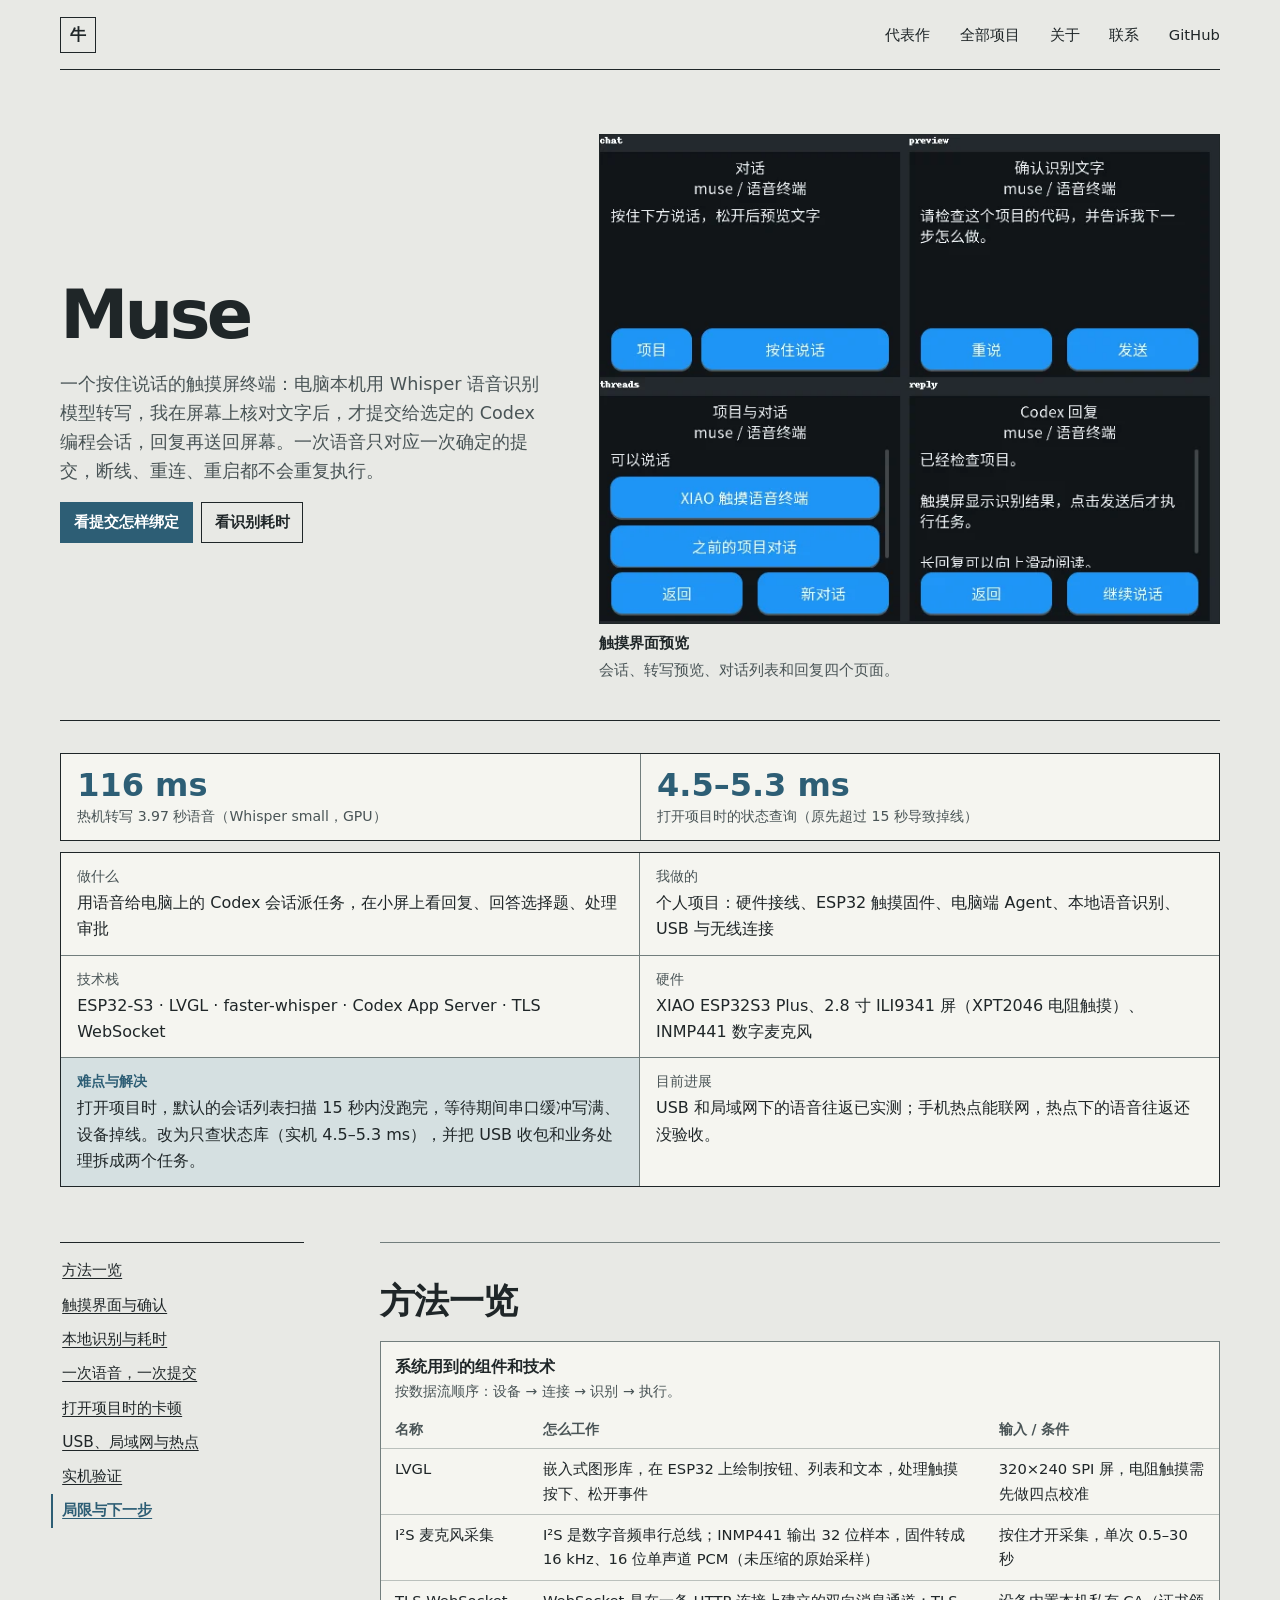
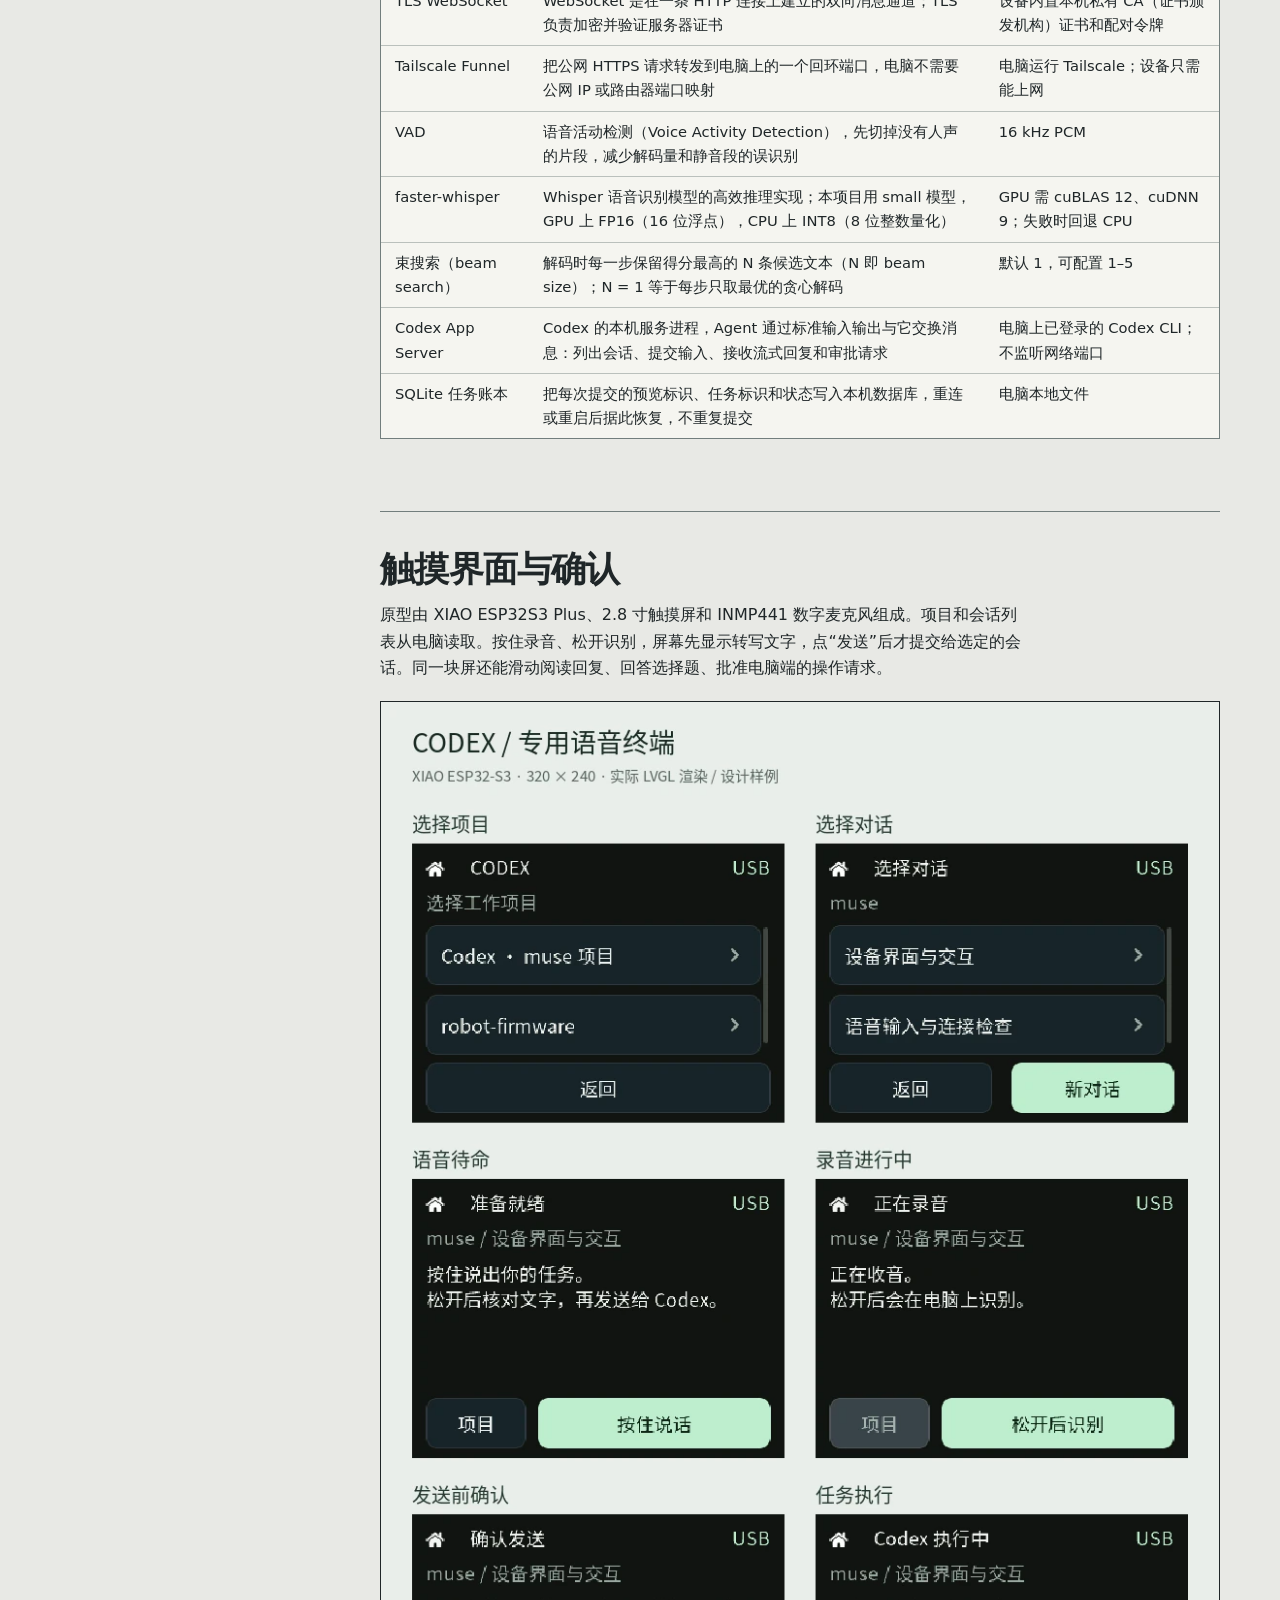
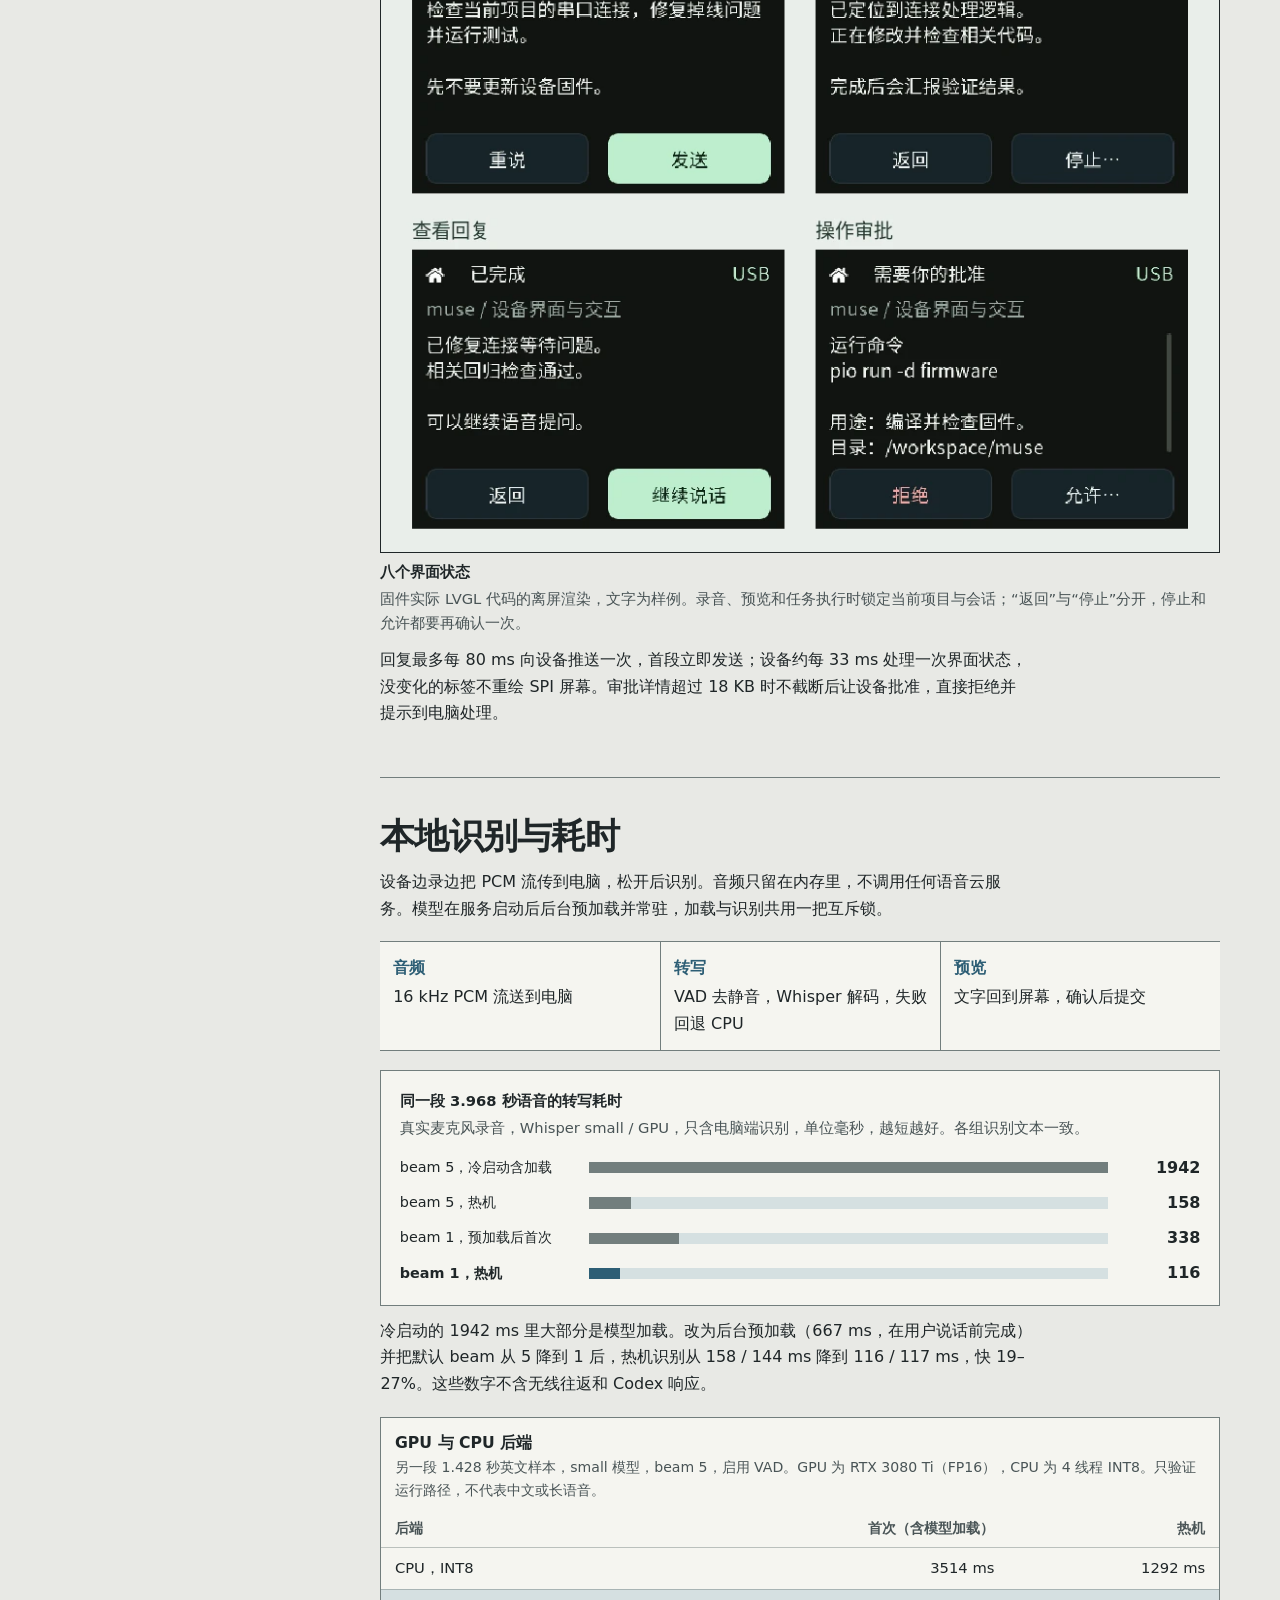
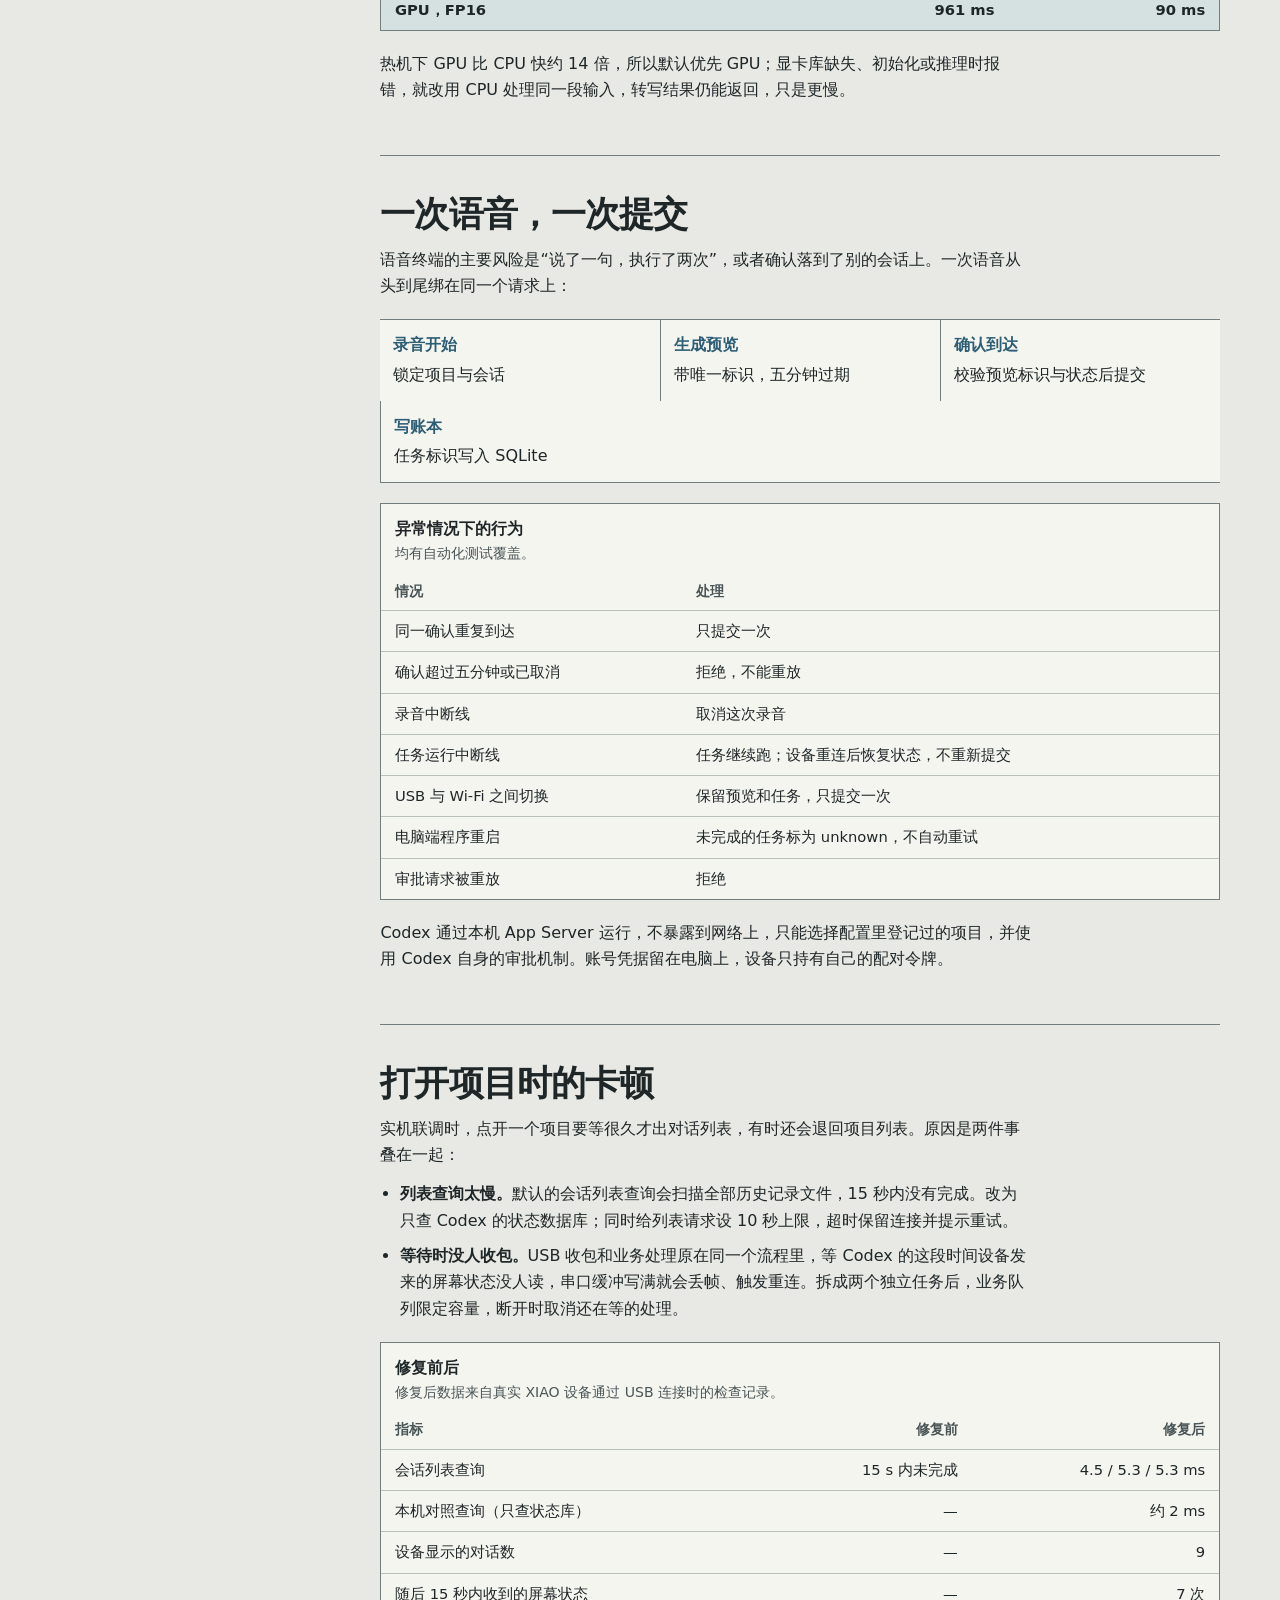
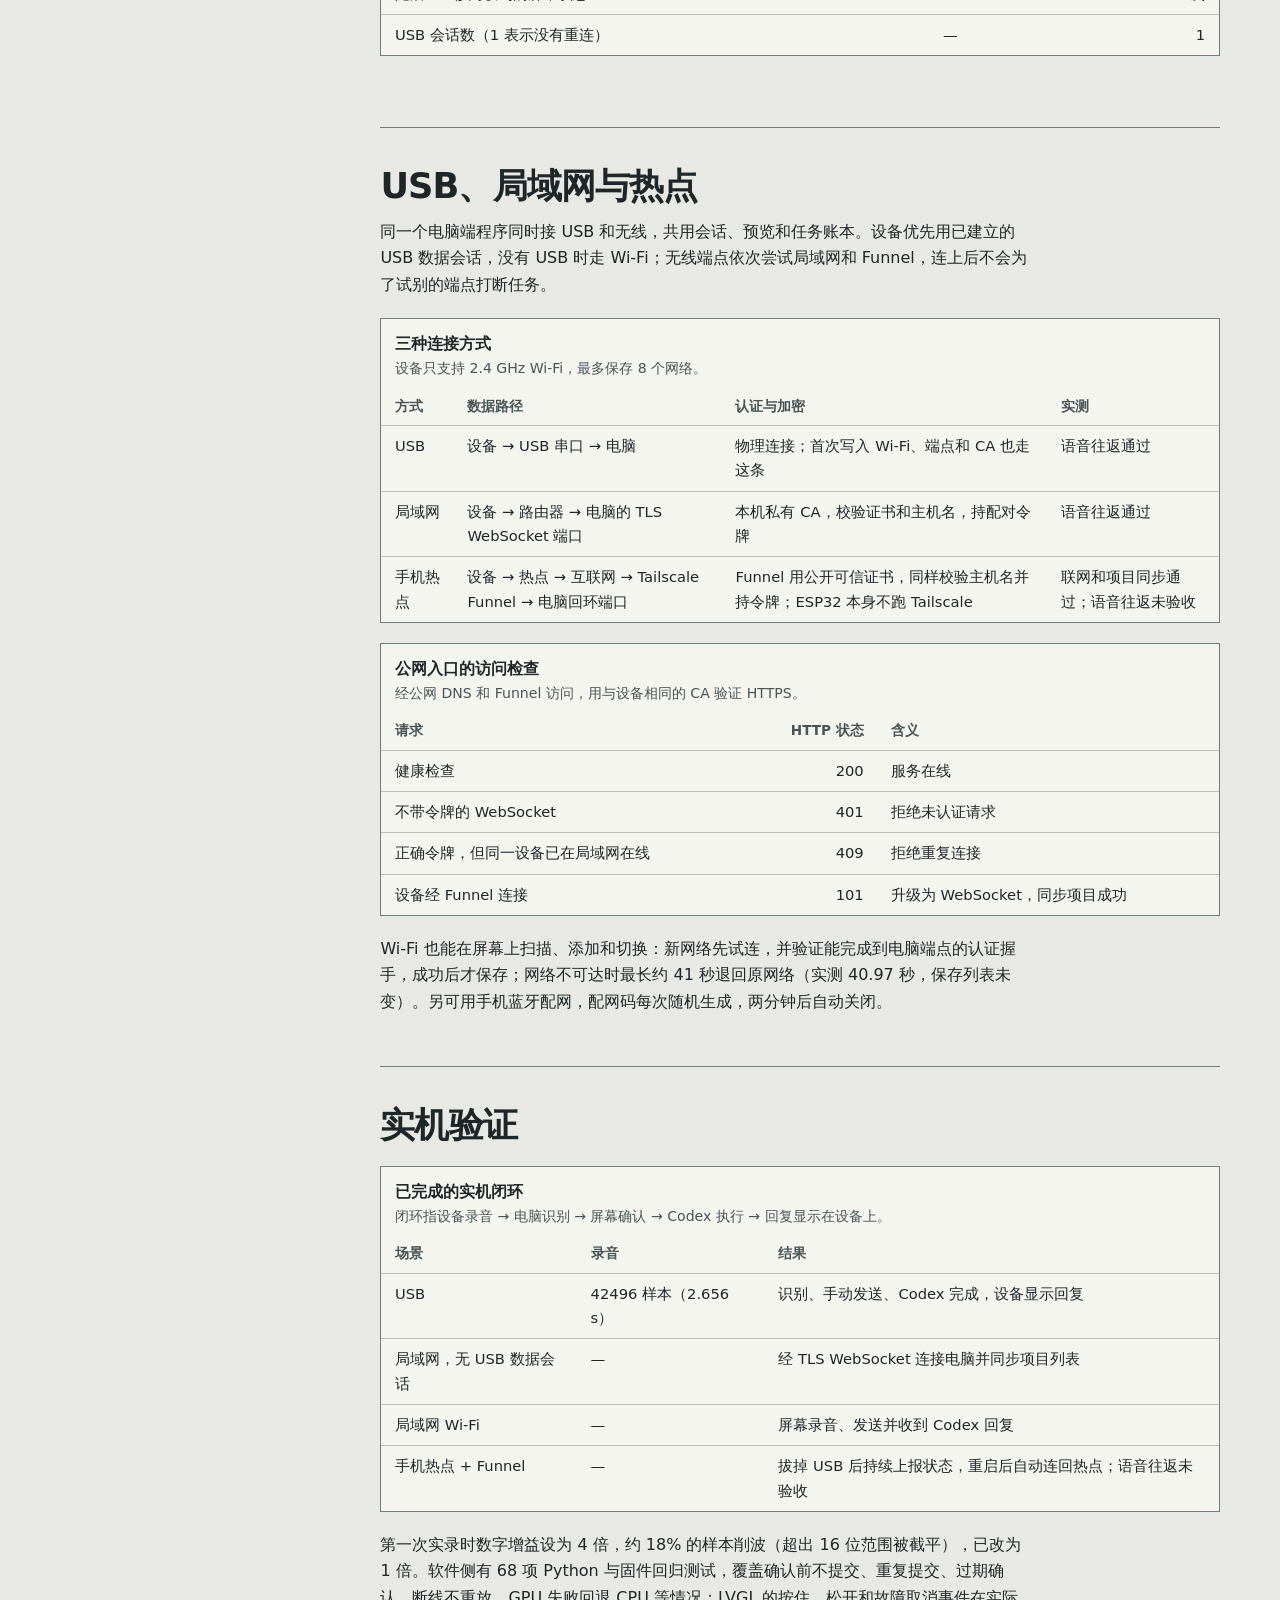
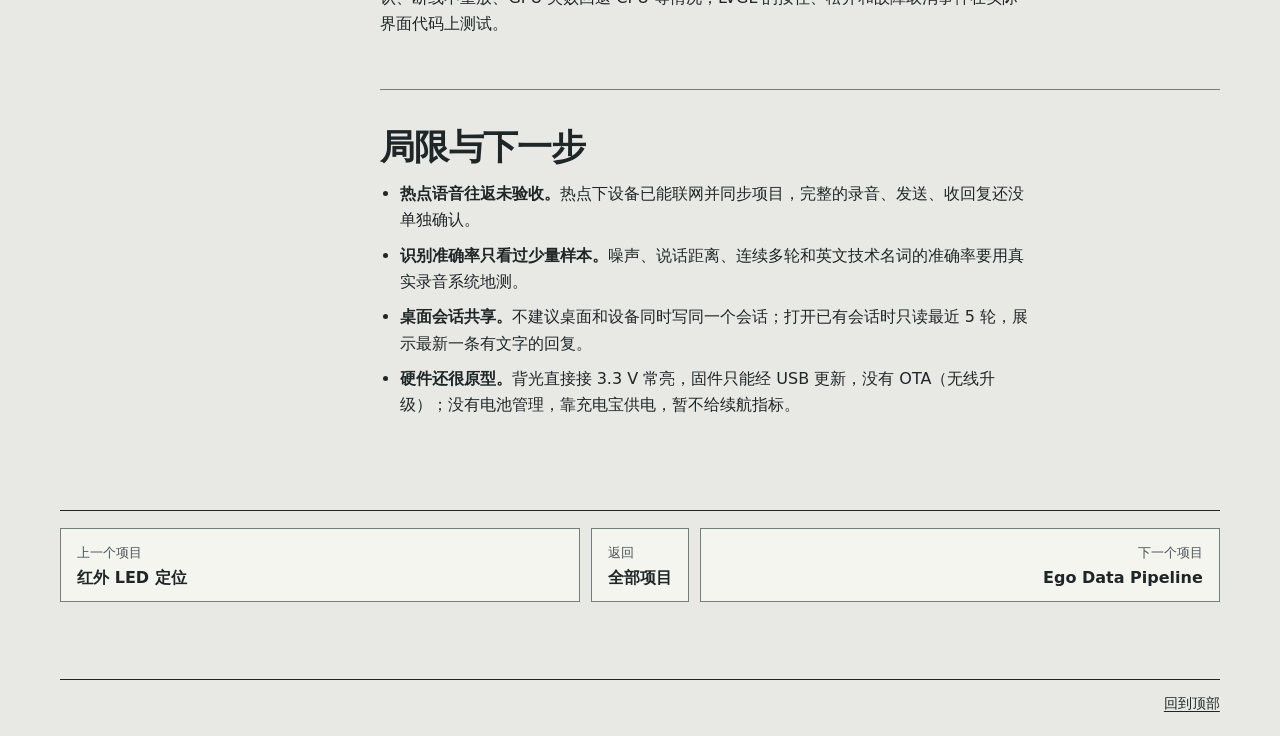
<file: projects/muse/index.html>
<!doctype html>
<html lang="zh-CN">
  <head>
    <meta charset="utf-8">
    <meta name="viewport" content="width=device-width, initial-scale=1">
    <meta name="text-scale" content="scale">
    <meta name="color-scheme" content="light dark">
    <meta name="theme-color" content="#e8e9e5" media="(prefers-color-scheme: light)">
    <meta name="theme-color" content="#181e21" media="(prefers-color-scheme: dark)">
    <meta name="referrer" content="strict-origin-when-cross-origin">
    <meta name="description" content="一个按住说话的触摸屏终端：电脑本机用 Whisper 转写，我在屏幕上核对文字后才提交给选定的 Codex 会话，回复再送回屏幕。">
    <meta property="og:type" content="article">
    <meta property="og:title" content="Muse · 牛牧">
    <meta property="og:description" content="触摸屏语音终端：本地 Whisper 转写，确认后提交给指定 Codex 会话。">
    <meta property="og:image" content="https://nusniumu.github.io/assets/project-media/muse-ui.webp">
    <title>Muse · 牛牧</title>
    <link rel="canonical" href="https://nusniumu.github.io/projects/muse/">
    <link rel="icon" href="../../assets/mark.png" type="image/png">
    <link rel="stylesheet" href="../../assets/site.css?v=b49bae4f">
    <script src="../../assets/case.js?v=6579f5e5" defer></script>
  </head>
  <body id="top">
    <a class="skip-link" href="#main">跳到正文</a>
    <header class="shell masthead">
      <a class="brand" href="../../" aria-label="牛牧首页"><span aria-hidden="true">牛</span></a>
      <nav aria-label="主导航">
        <ul class="nav-list">
          <li><a href="../../#featured">代表作</a></li>
          <li><a href="../../#projects">全部项目</a></li>
          <li><a href="../../#about">关于</a></li>
          <li><a href="../../#contact">联系</a></li>
          <li><a href="https://github.com/NUSNiuMu">GitHub</a></li>
        </ul>
      </nav>
    </header>
    <main id="main" class="shell case-shell insight-case insight-v1 portfolio-case" tabindex="-1">
      <header class="insight-hero">
        <div class="case-title">
          <h1 lang="en">Muse</h1>
          <p class="lead">一个按住说话的触摸屏终端：电脑本机用 Whisper 语音识别模型转写，我在屏幕上核对文字后，才提交给选定的 Codex 编程会话，回复再送回屏幕。一次语音只对应一次确定的提交，断线、重连、重启都不会重复执行。</p>
          <div class="actions"><a class="button primary" href="#one-submit">看提交怎样绑定</a><a class="button" href="#asr">看识别耗时</a></div>
        </div>
        <figure class="case-media">
          <a class="screenshot-link" href="../../assets/project-media/muse-ui.webp" aria-label="打开原图 · 触摸界面预览"><img src="../../assets/project-media/muse-ui.webp" width="660" height="520" fetchpriority="high" decoding="async" alt="四幅界面展示会话、语音转写预览、项目对话列表和回复。"></a>
          <figcaption><strong class="insight-media-title">触摸界面预览</strong>会话、转写预览、对话列表和回复四个页面。</figcaption>
        </figure>
      </header>

<!-- build:metrics -->
      <dl class="key-metrics" aria-label="关键指标"><div><dt>热机转写 3.97 秒语音（Whisper small，GPU）</dt><dd>116 ms</dd></div><div><dt>打开项目时的状态查询（原先超过 15 秒导致掉线）</dt><dd>4.5–5.3 ms</dd></div></dl>
<!-- /build:metrics -->
      <dl class="case-summary" aria-label="项目摘要">
        <div><dt>做什么</dt><dd>用语音给电脑上的 Codex 会话派任务，在小屏上看回复、回答选择题、处理审批</dd></div>
        <div><dt>我做的</dt><dd>个人项目：硬件接线、ESP32 触摸固件、电脑端 Agent、本地语音识别、USB 与无线连接</dd></div>
        <div><dt>技术栈</dt><dd lang="en">ESP32-S3 · LVGL · faster-whisper · Codex App Server · TLS WebSocket</dd></div>
        <div><dt>硬件</dt><dd>XIAO ESP32S3 Plus、2.8 寸 ILI9341 屏（XPT2046 电阻触摸）、INMP441 数字麦克风</dd></div>
        <div class="summary-key"><dt>难点与解决</dt><dd>打开项目时，默认的会话列表扫描 15 秒内没跑完，等待期间串口缓冲写满、设备掉线。改为只查状态库（实机 4.5–5.3 ms），并把 USB 收包和业务处理拆成两个任务。</dd></div>
        <div><dt>目前进展</dt><dd>USB 和局域网下的语音往返已实测；手机热点能联网，热点下的语音往返还没验收。</dd></div>
      </dl>

      <div class="case-layout">
        <nav class="toc" aria-label="章节目录">
          <ul>
            <li><a href="#methods">方法一览</a></li>
            <li><a href="#interaction">触摸界面与确认</a></li>
            <li><a href="#asr">本地识别与耗时</a></li>
            <li><a href="#one-submit">一次语音，一次提交</a></li>
            <li><a href="#usb-stall">打开项目时的卡顿</a></li>
            <li><a href="#network">USB、局域网与热点</a></li>
            <li><a href="#verification">实机验证</a></li>
            <li><a href="#next">局限与下一步</a></li>
          </ul>
        </nav>
        <div class="case-text">
          <section class="chapter" id="methods" tabindex="-1">
            <h2>方法一览</h2>
            <figure class="data-table"><table style="min-inline-size:38rem"><caption><strong>系统用到的组件和技术</strong>按数据流顺序：设备 → 连接 → 识别 → 执行。</caption><thead><tr><th>名称</th><th>怎么工作</th><th>输入 / 条件</th></tr></thead><tbody>
              <tr><td>LVGL</td><td>嵌入式图形库，在 ESP32 上绘制按钮、列表和文本，处理触摸按下、松开事件</td><td>320×240 SPI 屏，电阻触摸需先做四点校准</td></tr>
              <tr><td>I²S 麦克风采集</td><td>I²S 是数字音频串行总线；INMP441 输出 32 位样本，固件转成 16 kHz、16 位单声道 PCM（未压缩的原始采样）</td><td>按住才开采集，单次 0.5–30 秒</td></tr>
              <tr><td>TLS WebSocket</td><td>WebSocket 是在一条 HTTP 连接上建立的双向消息通道；TLS 负责加密并验证服务器证书</td><td>设备内置本机私有 CA（证书颁发机构）证书和配对令牌</td></tr>
              <tr><td>Tailscale Funnel</td><td>把公网 HTTPS 请求转发到电脑上的一个回环端口，电脑不需要公网 IP 或路由器端口映射</td><td>电脑运行 Tailscale；设备只需能上网</td></tr>
              <tr><td>VAD</td><td>语音活动检测（Voice Activity Detection），先切掉没有人声的片段，减少解码量和静音段的误识别</td><td>16 kHz PCM</td></tr>
              <tr><td>faster-whisper</td><td>Whisper 语音识别模型的高效推理实现；本项目用 small 模型，GPU 上 FP16（16 位浮点），CPU 上 INT8（8 位整数量化）</td><td>GPU 需 cuBLAS 12、cuDNN 9；失败时回退 CPU</td></tr>
              <tr><td>束搜索（beam search）</td><td>解码时每一步保留得分最高的 N 条候选文本（N 即 beam size）；N = 1 等于每步只取最优的贪心解码</td><td>默认 1，可配置 1–5</td></tr>
              <tr><td>Codex App Server</td><td>Codex 的本机服务进程，Agent 通过标准输入输出与它交换消息：列出会话、提交输入、接收流式回复和审批请求</td><td>电脑上已登录的 Codex CLI；不监听网络端口</td></tr>
              <tr><td>SQLite 任务账本</td><td>把每次提交的预览标识、任务标识和状态写入本机数据库，重连或重启后据此恢复，不重复提交</td><td>电脑本地文件</td></tr>
            </tbody></table></figure>
          </section>

          <section class="chapter" id="interaction" tabindex="-1">
            <h2>触摸界面与确认</h2>
            <p>原型由 XIAO ESP32S3 Plus、2.8 寸触摸屏和 INMP441 数字麦克风组成。项目和会话列表从电脑读取。按住录音、松开识别，屏幕先显示转写文字，点“发送”后才提交给选定的会话。同一块屏还能滑动阅读回复、回答选择题、批准电脑端的操作请求。</p>
            <figure class="case-media">
              <a class="screenshot-link" href="../../assets/project-media/muse-states.webp" aria-label="打开原图 · 八个界面状态"><img src="../../assets/project-media/muse-states.webp" width="864" height="1496" loading="lazy" decoding="async" alt="八个 320×240 界面：选择项目、选择对话、语音待命、录音进行中、发送前确认、任务执行、查看回复、操作审批。审批页显示要运行的命令、用途和目录，并有拒绝和允许按钮。"></a>
              <figcaption><strong class="insight-media-title">八个界面状态</strong>固件实际 LVGL 代码的离屏渲染，文字为样例。录音、预览和任务执行时锁定当前项目与会话；“返回”与“停止”分开，停止和允许都要再确认一次。</figcaption>
            </figure>
            <p>回复最多每 80 ms 向设备推送一次，首段立即发送；设备约每 33 ms 处理一次界面状态，没变化的标签不重绘 SPI 屏幕。审批详情超过 18 KB 时不截断后让设备批准，直接拒绝并提示到电脑处理。</p>
          </section>

          <section class="chapter" id="asr" tabindex="-1">
            <h2>本地识别与耗时</h2>
            <p>设备边录边把 PCM 流传到电脑，松开后识别。音频只留在内存里，不调用任何语音云服务。模型在服务启动后后台预加载并常驻，加载与识别共用一把互斥锁。</p>
            <ol class="insight-flow" role="list"><li><strong>音频</strong><span>16 kHz PCM 流送到电脑</span></li><li><strong>转写</strong><span>VAD 去静音，Whisper 解码，失败回退 CPU</span></li><li><strong>预览</strong><span>文字回到屏幕，确认后提交</span></li></ol>
            <figure class="case-media bar-compare">
              <figcaption><strong class="insight-media-title">同一段 3.968 秒语音的转写耗时</strong>真实麦克风录音，Whisper small / GPU，只含电脑端识别，单位毫秒，越短越好。各组识别文本一致。</figcaption>
              <dl>
                <div><dt>beam 5，冷启动含加载</dt><dd><span class="bar-track" aria-hidden="true"><span style="inline-size:100%"></span></span><b>1942</b></dd></div>
                <div><dt>beam 5，热机</dt><dd><span class="bar-track" aria-hidden="true"><span style="inline-size:8.14%"></span></span><b>158</b></dd></div>
                <div><dt>beam 1，预加载后首次</dt><dd><span class="bar-track" aria-hidden="true"><span style="inline-size:17.40%"></span></span><b>338</b></dd></div>
                <div class="is-best"><dt>beam 1，热机</dt><dd><span class="bar-track" aria-hidden="true"><span style="inline-size:5.97%"></span></span><b>116</b></dd></div>
              </dl>
            </figure>
            <p>冷启动的 1942 ms 里大部分是模型加载。改为后台预加载（667 ms，在用户说话前完成）并把默认 beam 从 5 降到 1 后，热机识别从 158 / 144 ms 降到 116 / 117 ms，快 19–27%。这些数字不含无线往返和 Codex 响应。</p>
            <figure class="data-table"><table><caption><strong>GPU 与 CPU 后端</strong>另一段 1.428 秒英文样本，small 模型，beam 5，启用 VAD。GPU 为 RTX 3080 Ti（FP16），CPU 为 4 线程 INT8。只验证运行路径，不代表中文或长语音。</caption><thead><tr><th>后端</th><th class="num">首次（含模型加载）</th><th class="num">热机</th></tr></thead><tbody>
              <tr><td>CPU，INT8</td><td class="num">3514 ms</td><td class="num">1292 ms</td></tr>
              <tr class="is-best"><td>GPU，FP16</td><td class="num">961 ms</td><td class="num">90 ms</td></tr>
            </tbody></table></figure>
            <p>热机下 GPU 比 CPU 快约 14 倍，所以默认优先 GPU；显卡库缺失、初始化或推理时报错，就改用 CPU 处理同一段输入，转写结果仍能返回，只是更慢。</p>
          </section>

          <section class="chapter" id="one-submit" tabindex="-1">
            <h2>一次语音，一次提交</h2>
            <p>语音终端的主要风险是“说了一句，执行了两次”，或者确认落到了别的会话上。一次语音从头到尾绑在同一个请求上：</p>
            <ol class="insight-flow" role="list"><li><strong>录音开始</strong><span>锁定项目与会话</span></li><li><strong>生成预览</strong><span>带唯一标识，五分钟过期</span></li><li><strong>确认到达</strong><span>校验预览标识与状态后提交</span></li><li><strong>写账本</strong><span>任务标识写入 SQLite</span></li></ol>
            <figure class="data-table"><table><caption><strong>异常情况下的行为</strong>均有自动化测试覆盖。</caption><thead><tr><th>情况</th><th>处理</th></tr></thead><tbody>
              <tr><td>同一确认重复到达</td><td>只提交一次</td></tr>
              <tr><td>确认超过五分钟或已取消</td><td>拒绝，不能重放</td></tr>
              <tr><td>录音中断线</td><td>取消这次录音</td></tr>
              <tr><td>任务运行中断线</td><td>任务继续跑；设备重连后恢复状态，不重新提交</td></tr>
              <tr><td>USB 与 Wi-Fi 之间切换</td><td>保留预览和任务，只提交一次</td></tr>
              <tr><td>电脑端程序重启</td><td>未完成的任务标为 unknown，不自动重试</td></tr>
              <tr><td>审批请求被重放</td><td>拒绝</td></tr>
            </tbody></table></figure>
            <p>Codex 通过本机 App Server 运行，不暴露到网络上，只能选择配置里登记过的项目，并使用 Codex 自身的审批机制。账号凭据留在电脑上，设备只持有自己的配对令牌。</p>
          </section>

          <section class="chapter" id="usb-stall" tabindex="-1">
            <h2>打开项目时的卡顿</h2>
            <p>实机联调时，点开一个项目要等很久才出对话列表，有时还会退回项目列表。原因是两件事叠在一起：</p>
            <ul class="plain-list">
              <li><strong>列表查询太慢。</strong>默认的会话列表查询会扫描全部历史记录文件，15 秒内没有完成。改为只查 Codex 的状态数据库；同时给列表请求设 10 秒上限，超时保留连接并提示重试。</li>
              <li><strong>等待时没人收包。</strong>USB 收包和业务处理原在同一个流程里，等 Codex 的这段时间设备发来的屏幕状态没人读，串口缓冲写满就会丢帧、触发重连。拆成两个独立任务后，业务队列限定容量，断开时取消还在等的处理。</li>
            </ul>
            <figure class="data-table"><table><caption><strong>修复前后</strong>修复后数据来自真实 XIAO 设备通过 USB 连接时的检查记录。</caption><thead><tr><th>指标</th><th class="num">修复前</th><th class="num">修复后</th></tr></thead><tbody>
              <tr><td>会话列表查询</td><td class="num">15 s 内未完成</td><td class="num">4.5 / 5.3 / 5.3 ms</td></tr>
              <tr><td>本机对照查询（只查状态库）</td><td class="num">—</td><td class="num">约 2 ms</td></tr>
              <tr><td>设备显示的对话数</td><td class="num">—</td><td class="num">9</td></tr>
              <tr><td>随后 15 秒内收到的屏幕状态</td><td class="num">—</td><td class="num">7 次</td></tr>
              <tr><td>USB 会话数（1 表示没有重连）</td><td class="num">—</td><td class="num">1</td></tr>
            </tbody></table></figure>
          </section>

          <section class="chapter" id="network" tabindex="-1">
            <h2>USB、局域网与热点</h2>
            <p>同一个电脑端程序同时接 USB 和无线，共用会话、预览和任务账本。设备优先用已建立的 USB 数据会话，没有 USB 时走 Wi-Fi；无线端点依次尝试局域网和 Funnel，连上后不会为了试别的端点打断任务。</p>
            <figure class="data-table"><table style="min-inline-size:38rem"><caption><strong>三种连接方式</strong>设备只支持 2.4 GHz Wi-Fi，最多保存 8 个网络。</caption><thead><tr><th>方式</th><th>数据路径</th><th>认证与加密</th><th>实测</th></tr></thead><tbody>
              <tr><td>USB</td><td>设备 → USB 串口 → 电脑</td><td>物理连接；首次写入 Wi-Fi、端点和 CA 也走这条</td><td>语音往返通过</td></tr>
              <tr><td>局域网</td><td>设备 → 路由器 → 电脑的 TLS WebSocket 端口</td><td>本机私有 CA，校验证书和主机名，持配对令牌</td><td>语音往返通过</td></tr>
              <tr><td>手机热点</td><td>设备 → 热点 → 互联网 → Tailscale Funnel → 电脑回环端口</td><td>Funnel 用公开可信证书，同样校验主机名并持令牌；ESP32 本身不跑 Tailscale</td><td>联网和项目同步通过；语音往返未验收</td></tr>
            </tbody></table></figure>
            <figure class="data-table"><table><caption><strong>公网入口的访问检查</strong>经公网 DNS 和 Funnel 访问，用与设备相同的 CA 验证 HTTPS。</caption><thead><tr><th>请求</th><th class="num">HTTP 状态</th><th>含义</th></tr></thead><tbody>
              <tr><td>健康检查</td><td class="num">200</td><td>服务在线</td></tr>
              <tr><td>不带令牌的 WebSocket</td><td class="num">401</td><td>拒绝未认证请求</td></tr>
              <tr><td>正确令牌，但同一设备已在局域网在线</td><td class="num">409</td><td>拒绝重复连接</td></tr>
              <tr><td>设备经 Funnel 连接</td><td class="num">101</td><td>升级为 WebSocket，同步项目成功</td></tr>
            </tbody></table></figure>
            <p>Wi-Fi 也能在屏幕上扫描、添加和切换：新网络先试连，并验证能完成到电脑端点的认证握手，成功后才保存；网络不可达时最长约 41 秒退回原网络（实测 40.97 秒，保存列表未变）。另可用手机蓝牙配网，配网码每次随机生成，两分钟后自动关闭。</p>
          </section>

          <section class="chapter" id="verification" tabindex="-1">
            <h2>实机验证</h2>
            <figure class="data-table"><table><caption><strong>已完成的实机闭环</strong>闭环指设备录音 → 电脑识别 → 屏幕确认 → Codex 执行 → 回复显示在设备上。</caption><thead><tr><th>场景</th><th>录音</th><th>结果</th></tr></thead><tbody>
              <tr><td>USB</td><td>42496 样本（2.656 s）</td><td>识别、手动发送、Codex 完成，设备显示回复</td></tr>
              <tr><td>局域网，无 USB 数据会话</td><td>—</td><td>经 TLS WebSocket 连接电脑并同步项目列表</td></tr>
              <tr><td>局域网 Wi-Fi</td><td>—</td><td>屏幕录音、发送并收到 Codex 回复</td></tr>
              <tr><td>手机热点 + Funnel</td><td>—</td><td>拔掉 USB 后持续上报状态，重启后自动连回热点；语音往返未验收</td></tr>
            </tbody></table></figure>
            <p>第一次实录时数字增益设为 4 倍，约 18% 的样本削波（超出 16 位范围被截平），已改为 1 倍。软件侧有 68 项 Python 与固件回归测试，覆盖确认前不提交、重复提交、过期确认、断线不重放、GPU 失败回退 CPU 等情况；LVGL 的按住、松开和故障取消事件在实际界面代码上测试。</p>
          </section>

          <section class="chapter" id="next" tabindex="-1">
            <h2>局限与下一步</h2>
            <ul class="plain-list">
              <li><strong>热点语音往返未验收。</strong>热点下设备已能联网并同步项目，完整的录音、发送、收回复还没单独确认。</li>
              <li><strong>识别准确率只看过少量样本。</strong>噪声、说话距离、连续多轮和英文技术名词的准确率要用真实录音系统地测。</li>
              <li><strong>桌面会话共享。</strong>不建议桌面和设备同时写同一个会话；打开已有会话时只读最近 5 轮，展示最新一条有文字的回复。</li>
              <li><strong>硬件还很原型。</strong>背光直接接 3.3 V 常亮，固件只能经 USB 更新，没有 OTA（无线升级）；没有电池管理，靠充电宝供电，暂不给续航指标。</li>
            </ul>
          </section>
        </div>
      </div>
<!-- build:pager -->
      <nav class="case-pager" aria-label="其他项目">
        <a rel="prev" href="../ir-led-tracker/"><span>上一个项目</span><strong>红外 LED 定位</strong></a>
        <a class="case-pager-all" href="../../#projects"><span>返回</span><strong>全部项目</strong></a>
        <a rel="next" href="../ego-data-pipeline/"><span>下一个项目</span><strong lang="en">Ego Data Pipeline</strong></a>
      </nav>
<!-- /build:pager -->
    </main>
    <footer class="shell site-footer"><a href="#top">回到顶部</a></footer>
  </body>
</html>
</file>
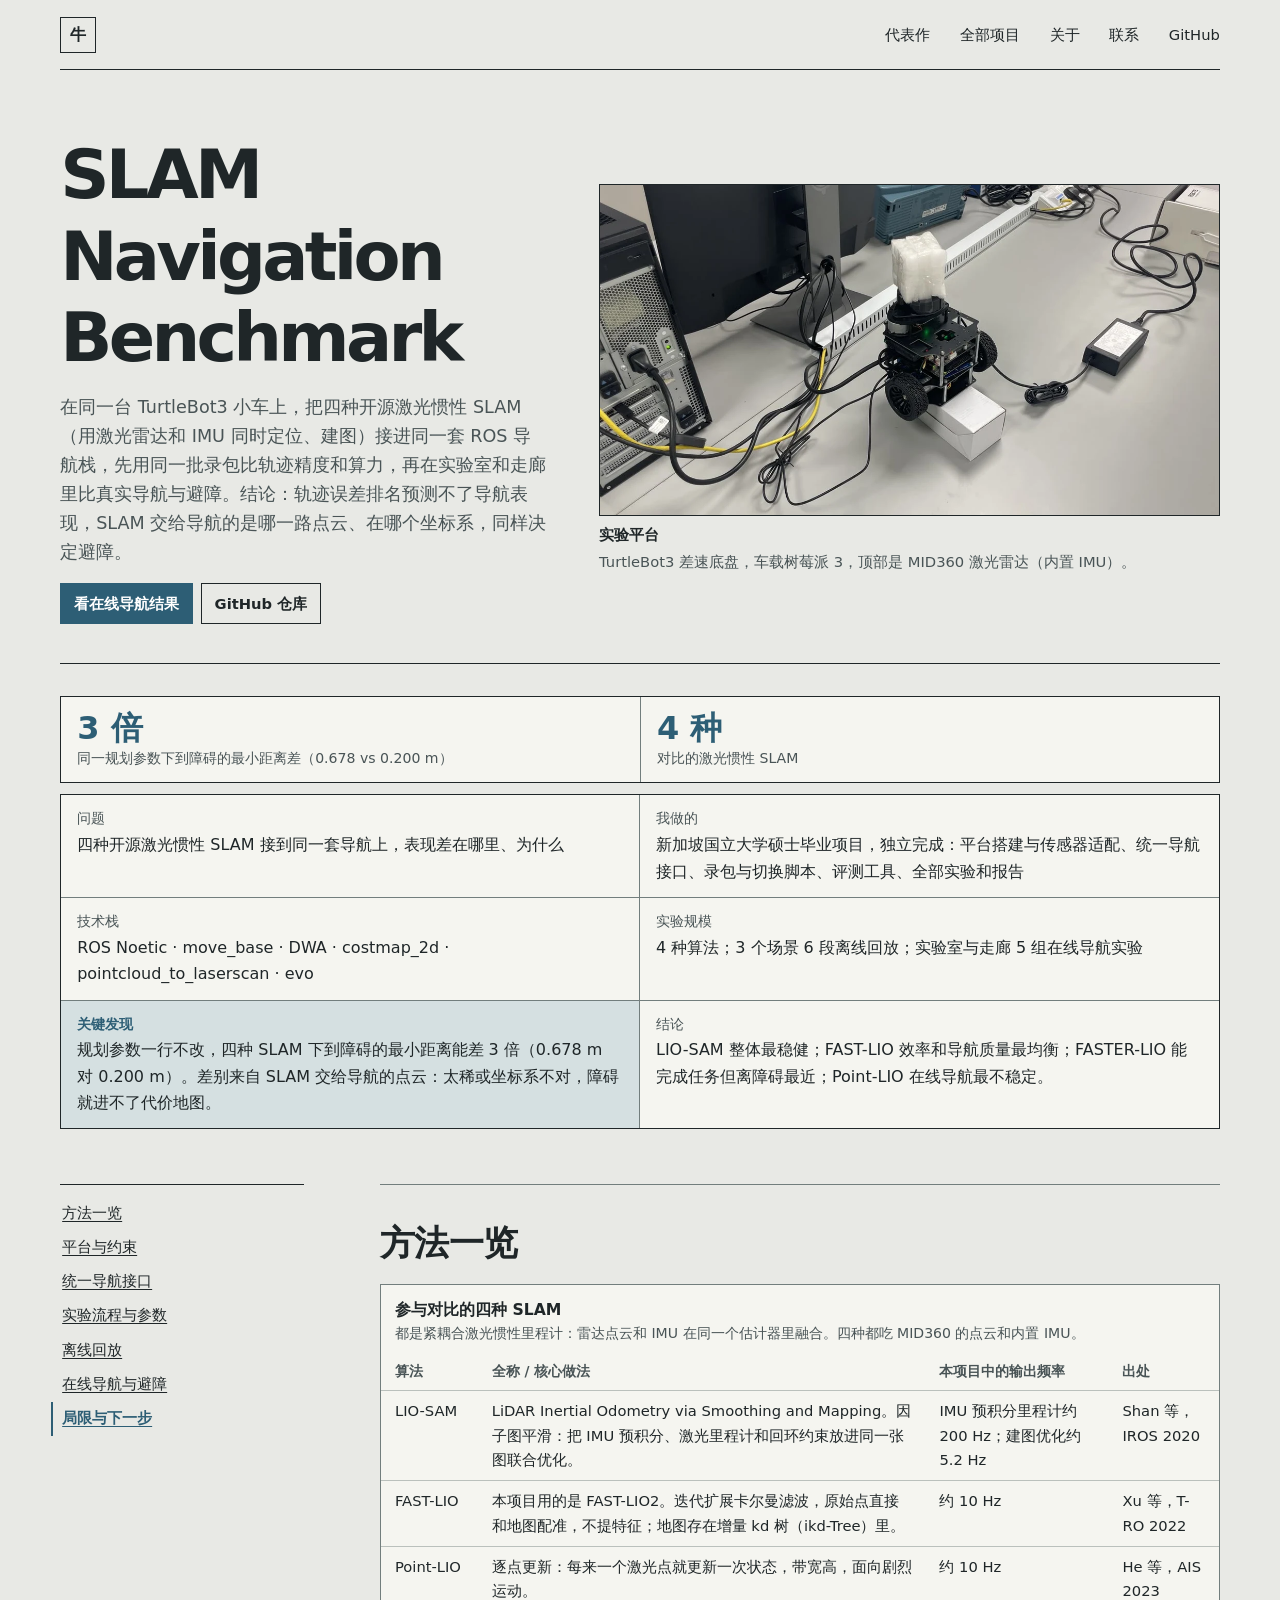
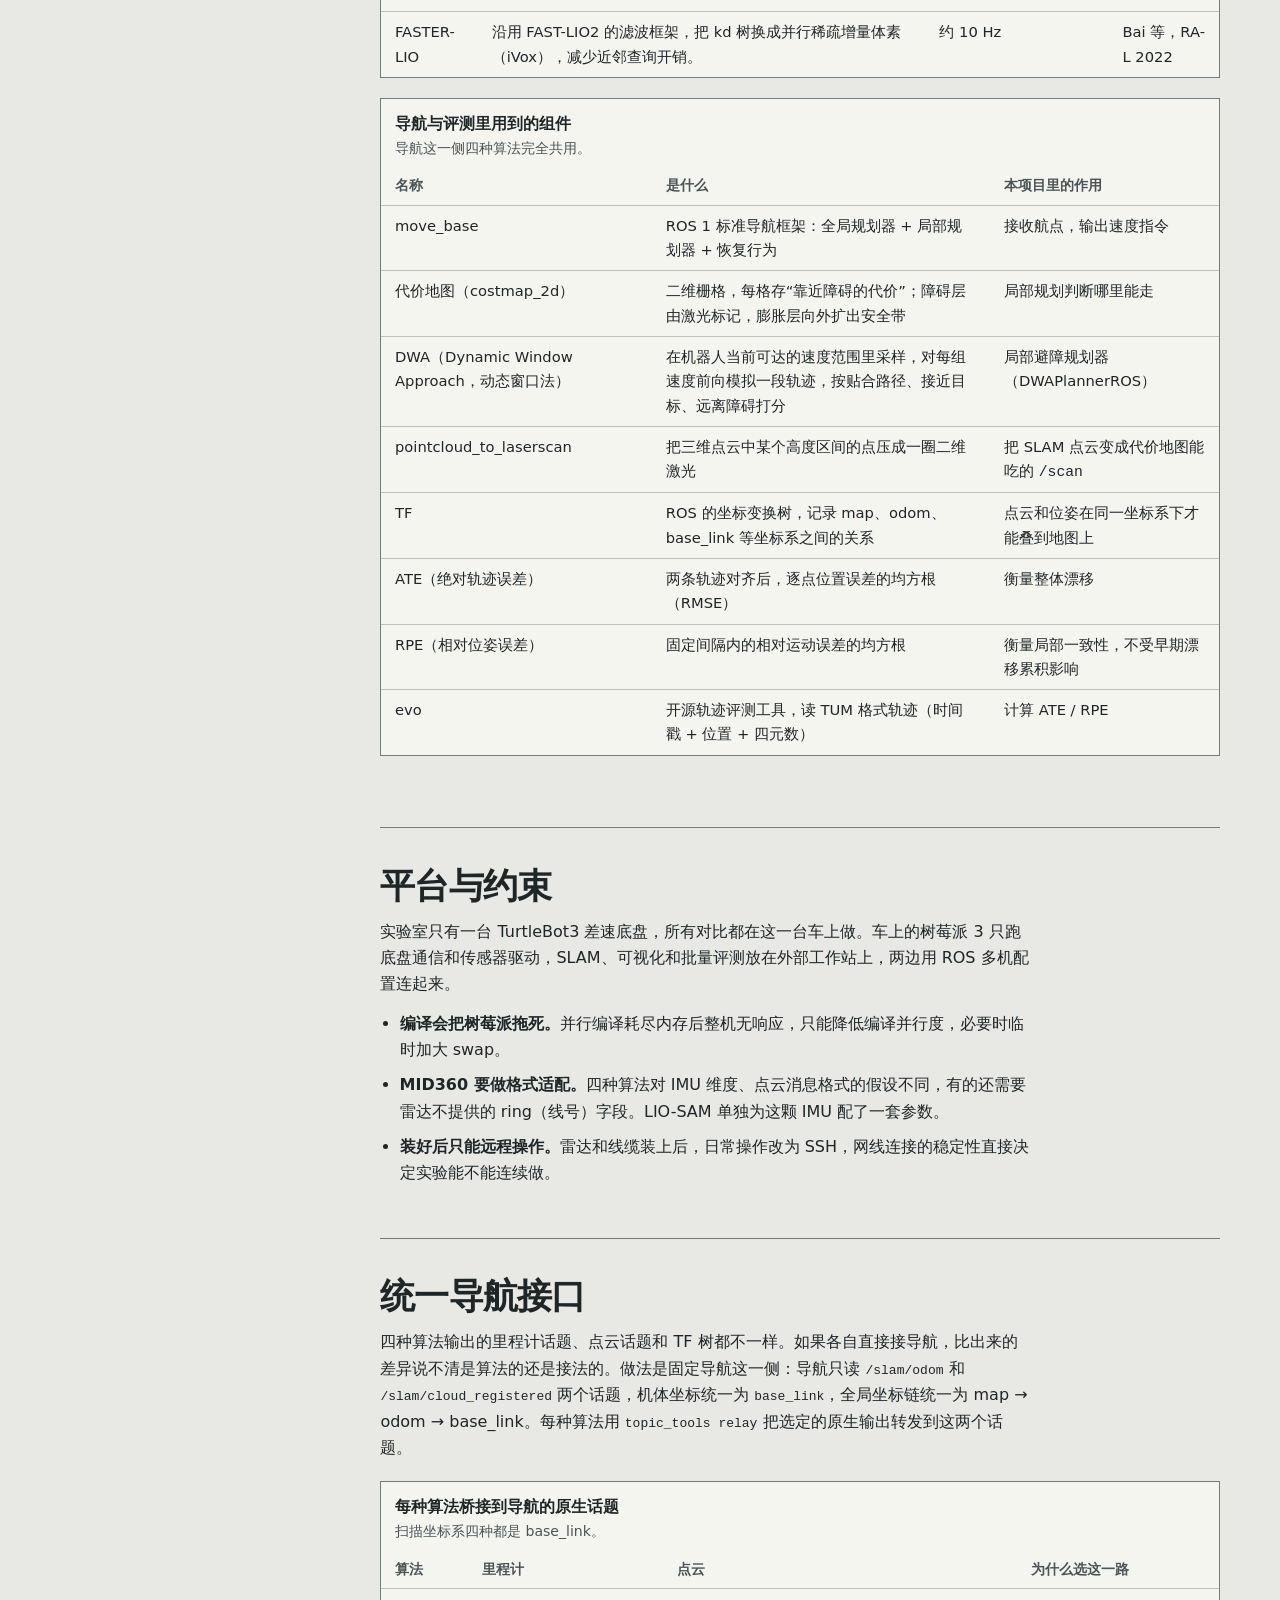
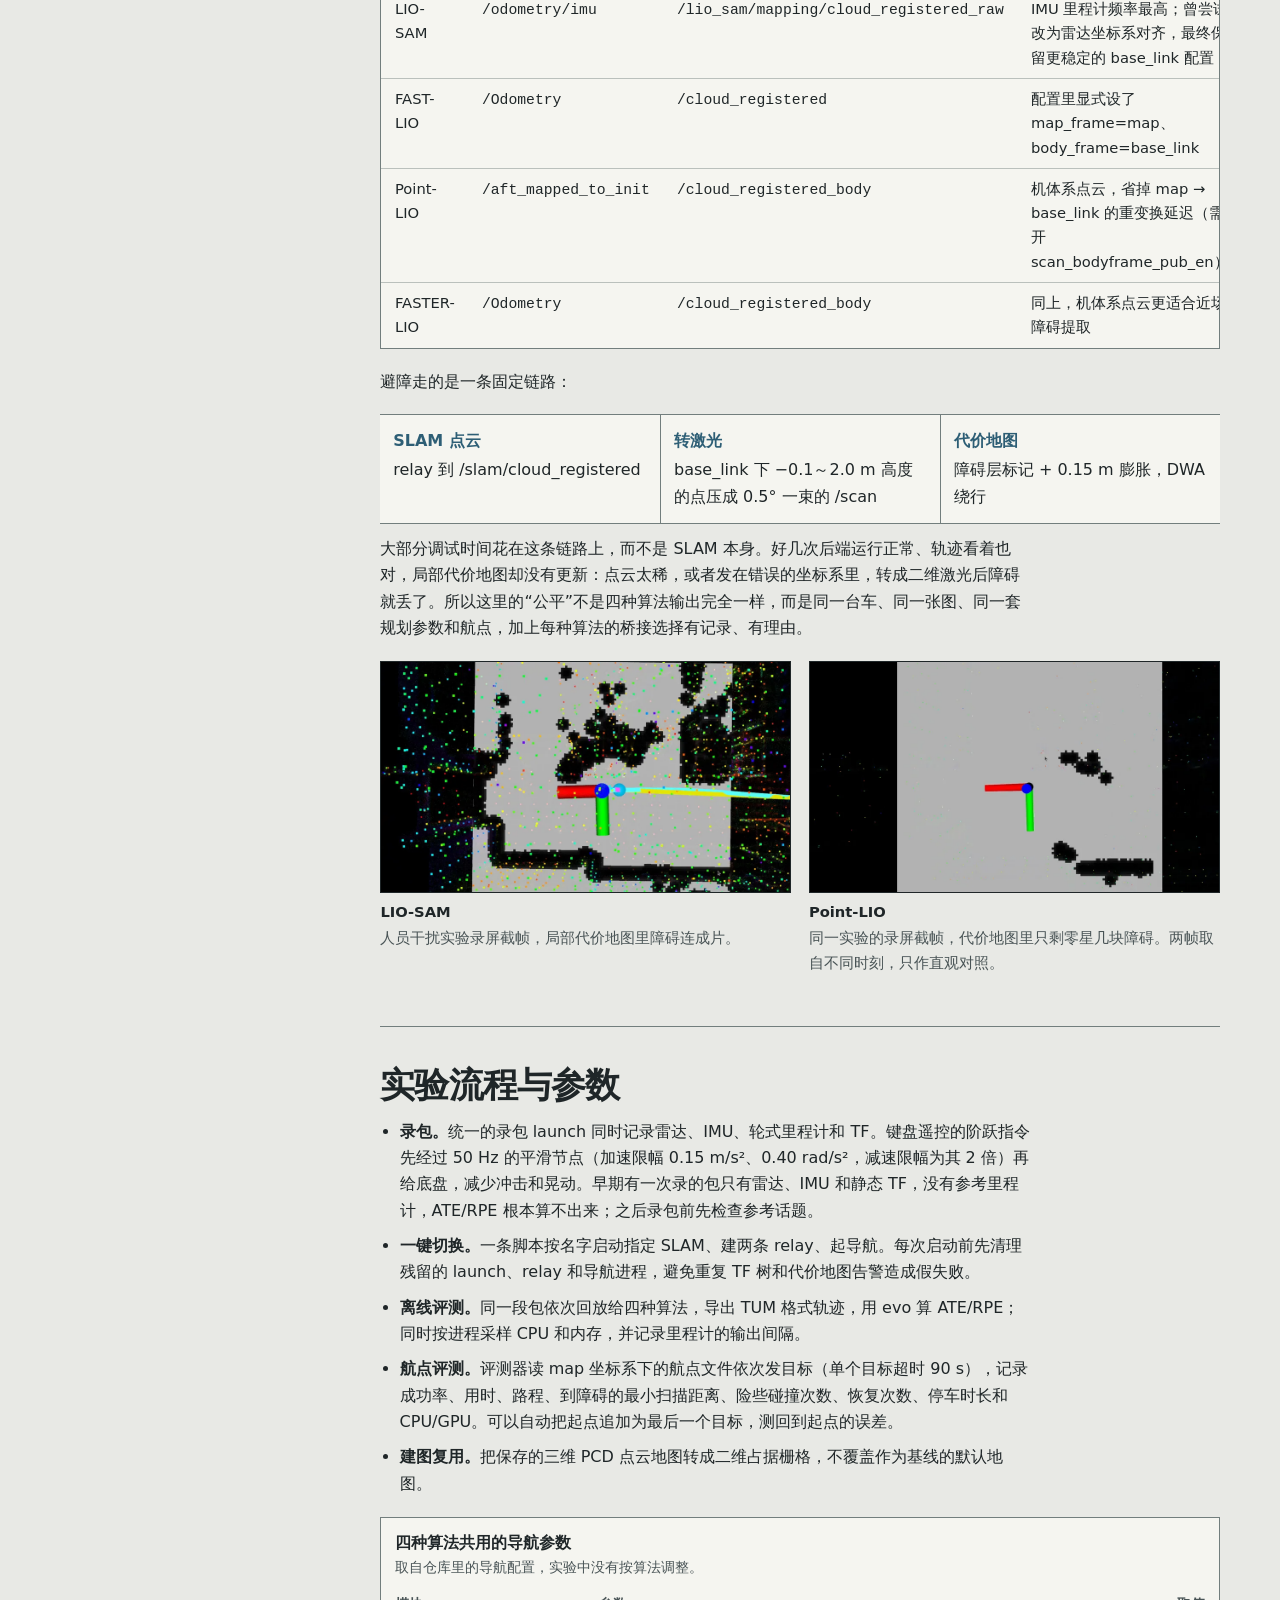
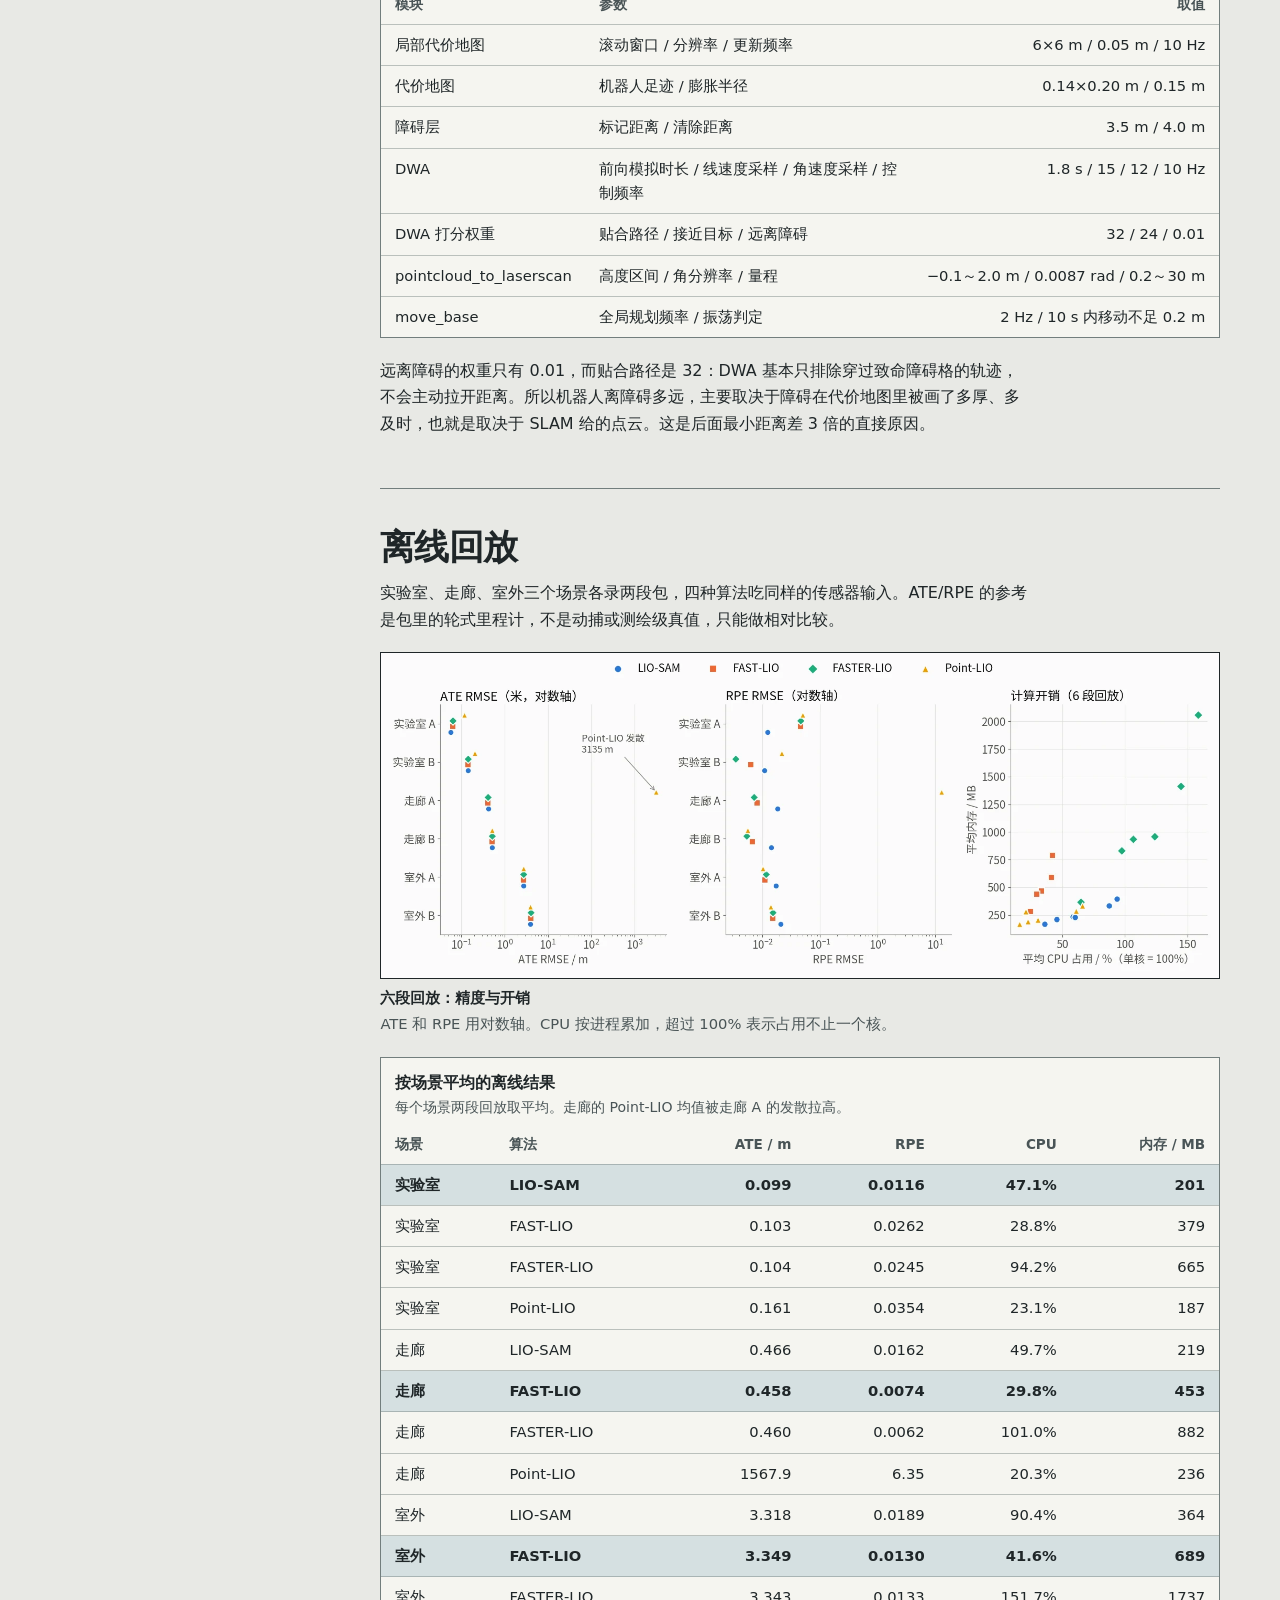
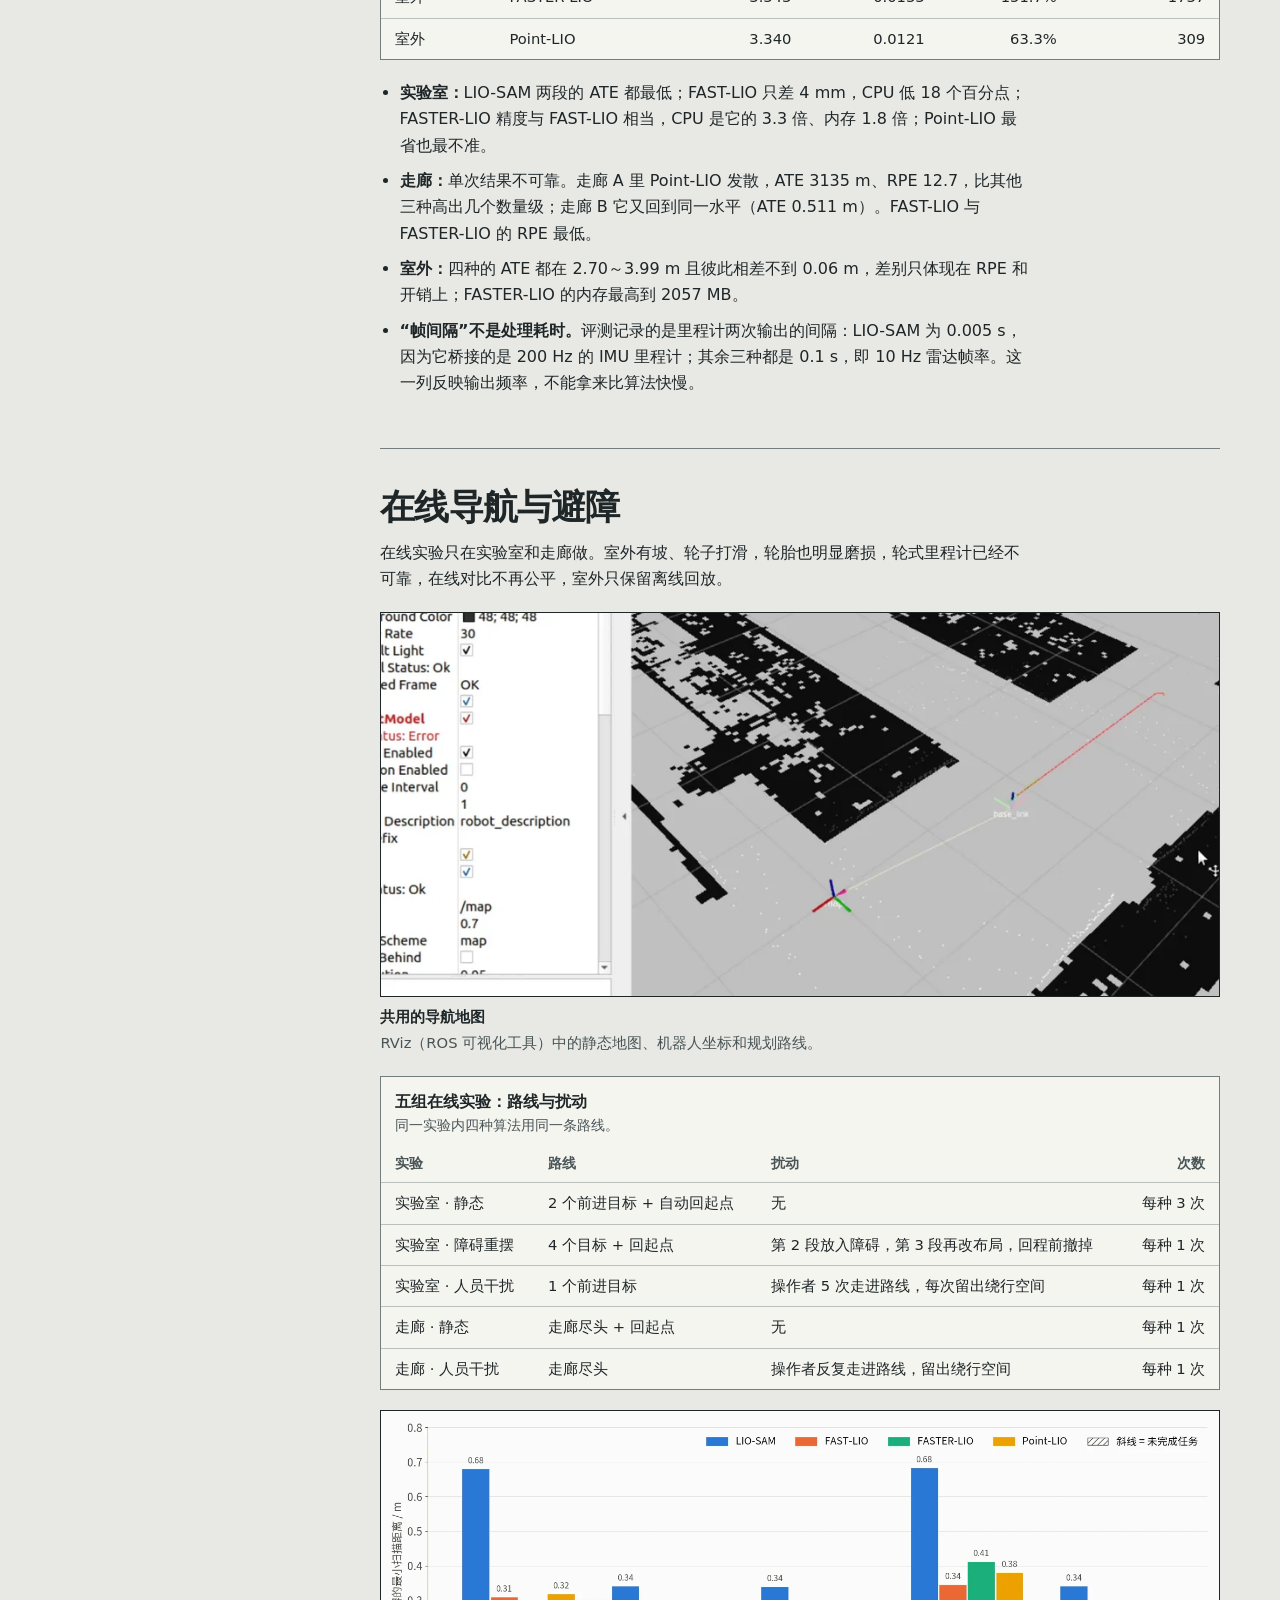
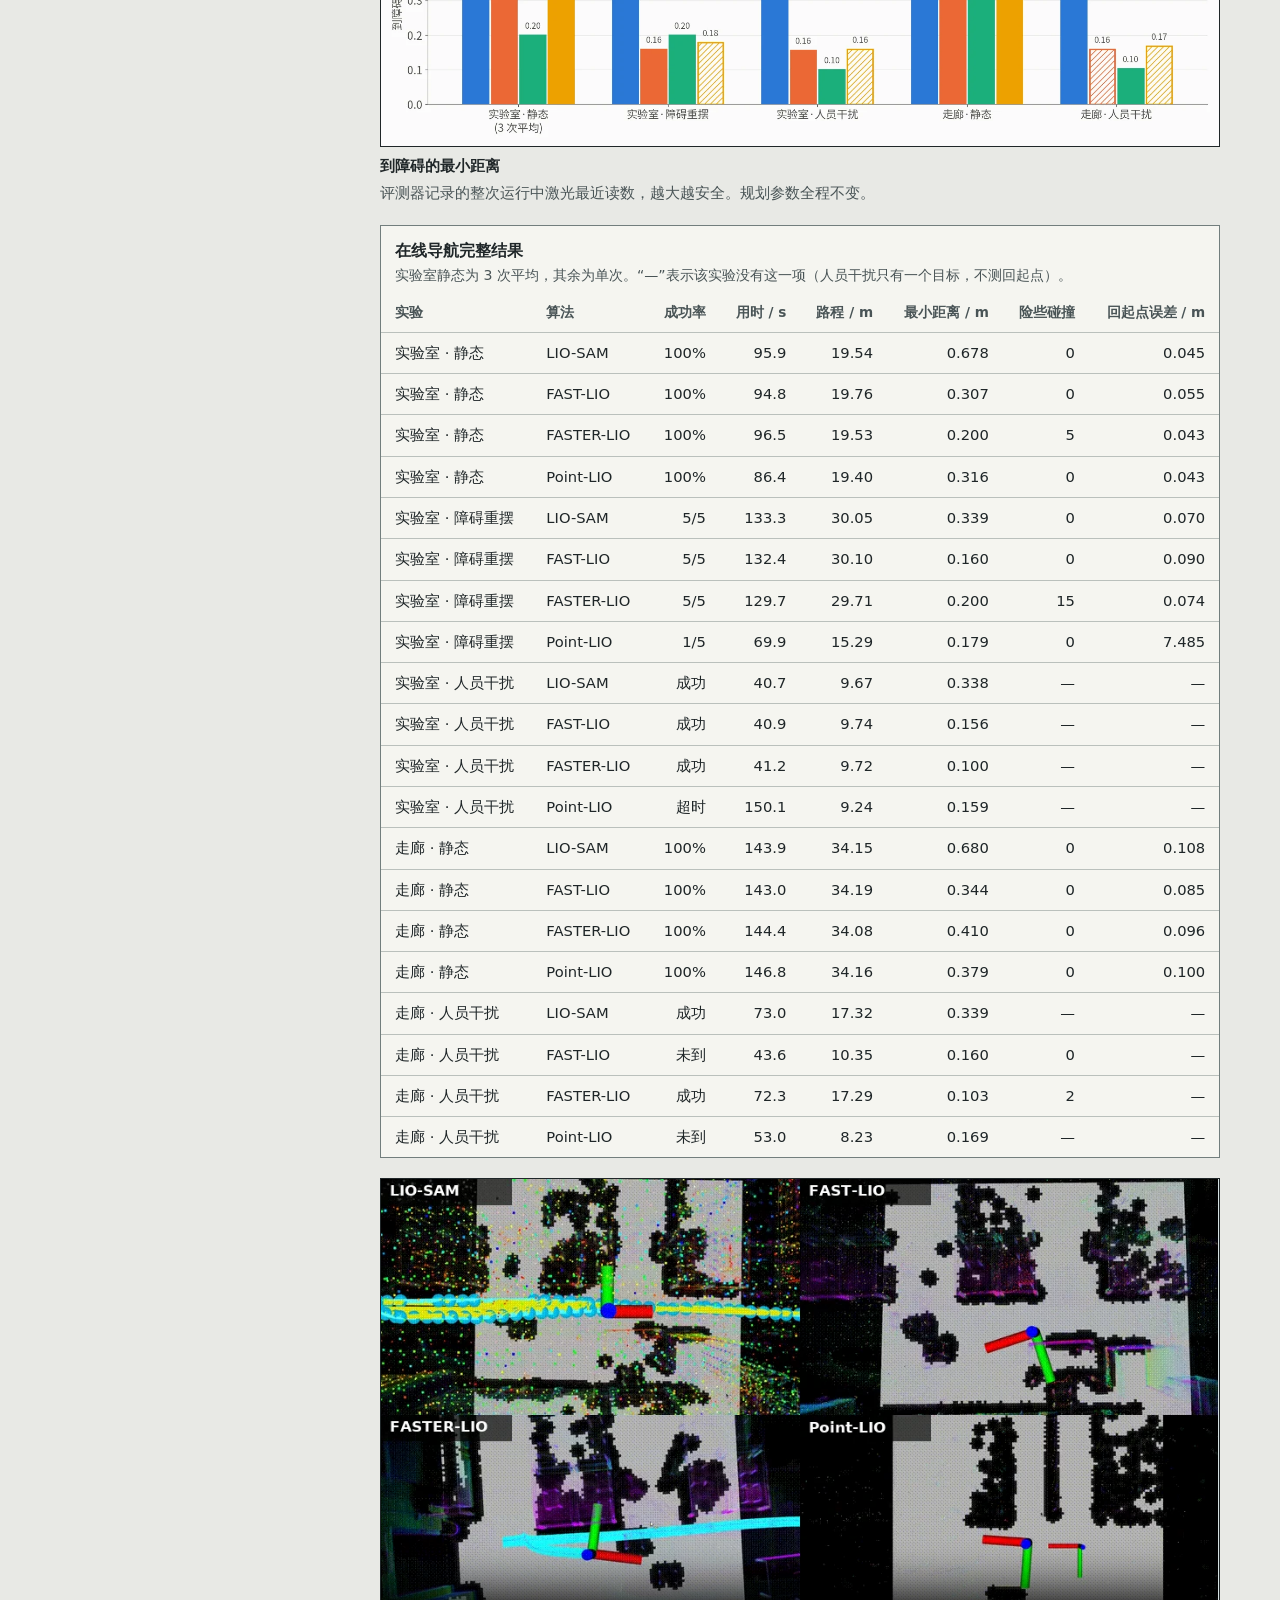
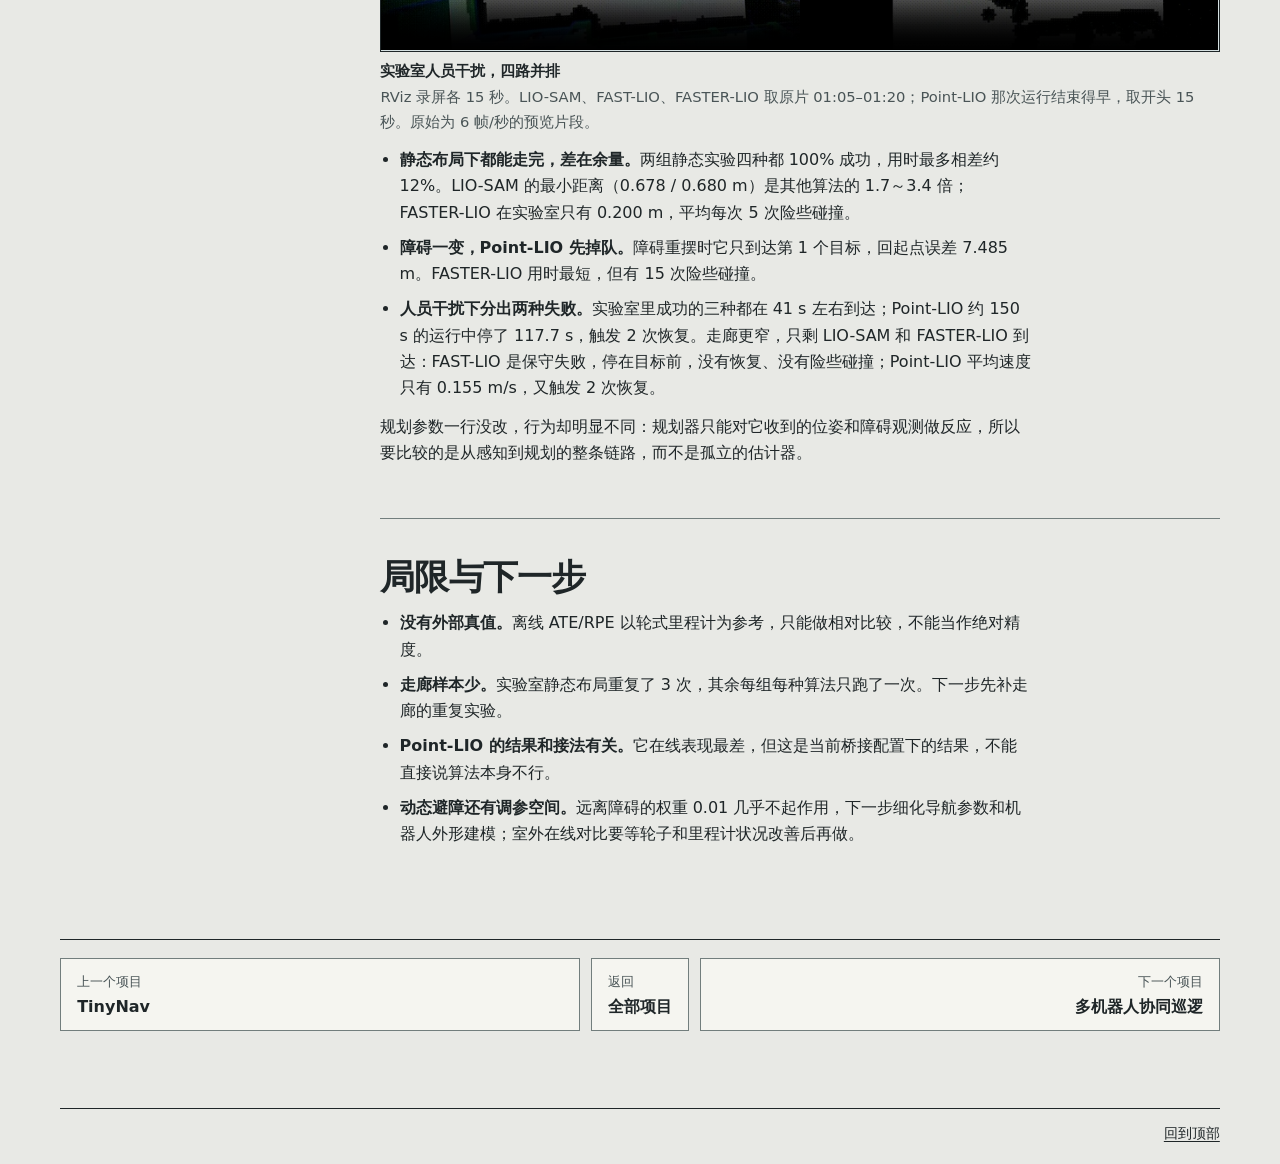
<file: projects/slam-navigation/index.html>
<!doctype html>
<html lang="zh-CN">
  <head>
    <meta charset="utf-8">
    <meta name="viewport" content="width=device-width, initial-scale=1">
    <meta name="text-scale" content="scale">
    <meta name="color-scheme" content="light dark">
    <meta name="theme-color" content="#e8e9e5" media="(prefers-color-scheme: light)">
    <meta name="theme-color" content="#181e21" media="(prefers-color-scheme: dark)">
    <meta name="referrer" content="strict-origin-when-cross-origin">
    <meta name="description" content="在同一台 TurtleBot3 + MID360 激光雷达上，把四种激光惯性 SLAM 接入同一套 ROS 导航栈，比较离线轨迹精度和真实导航表现。新加坡国立大学硕士毕业项目。">
    <meta property="og:type" content="article">
    <meta property="og:title" content="SLAM Navigation Benchmark · 牛牧">
    <meta property="og:description" content="四种激光惯性 SLAM 接同一套导航栈：轨迹误差之外，点云和坐标系决定避障。">
    <meta property="og:image" content="https://nusniumu.github.io/assets/slam-robot.webp">
    <title>SLAM Navigation Benchmark · 牛牧</title>
    <link rel="canonical" href="https://nusniumu.github.io/projects/slam-navigation/">
    <link rel="icon" href="../../assets/mark.png" type="image/png">
    <link rel="stylesheet" href="../../assets/site.css?v=b49bae4f">
    <script src="../../assets/case.js?v=6579f5e5" defer></script>
  </head>
  <body id="top">
    <a class="skip-link" href="#main">跳到正文</a>
    <header class="shell masthead">
      <a class="brand" href="../../" aria-label="牛牧首页"><span aria-hidden="true">牛</span></a>
      <nav aria-label="主导航">
        <ul class="nav-list">
          <li><a href="../../#featured">代表作</a></li>
          <li><a href="../../#projects">全部项目</a></li>
          <li><a href="../../#about">关于</a></li>
          <li><a href="../../#contact">联系</a></li>
          <li><a href="https://github.com/NUSNiuMu">GitHub</a></li>
        </ul>
      </nav>
    </header>
    <main id="main" class="shell case-shell insight-case insight-v1 portfolio-case" tabindex="-1">
      <header class="insight-hero">
        <div class="case-title">
          <h1 lang="en">SLAM Navigation Benchmark</h1>
          <p class="lead">在同一台 TurtleBot3 小车上，把四种开源激光惯性 SLAM（用激光雷达和 IMU 同时定位、建图）接进同一套 ROS 导航栈，先用同一批录包比轨迹精度和算力，再在实验室和走廊里比真实导航与避障。结论：轨迹误差排名预测不了导航表现，SLAM 交给导航的是哪一路点云、在哪个坐标系，同样决定避障。</p>
          <div class="actions"><a class="button primary" href="#online">看在线导航结果</a><a class="button" href="https://github.com/NUSNiuMu/slam-navigation-benchmark">GitHub 仓库</a></div>
        </div>
        <figure class="case-media">
          <img src="../../assets/slam-robot.webp" width="1200" height="640" fetchpriority="high" decoding="async" alt="实验桌上的移动机器人底盘和 MID360 激光雷达">
          <figcaption><strong class="insight-media-title">实验平台</strong>TurtleBot3 差速底盘，车载树莓派 3，顶部是 MID360 激光雷达（内置 IMU）。</figcaption>
        </figure>
      </header>

<!-- build:metrics -->
      <dl class="key-metrics" aria-label="关键指标"><div><dt>同一规划参数下到障碍的最小距离差（0.678 vs 0.200 m）</dt><dd>3 倍</dd></div><div><dt>对比的激光惯性 SLAM</dt><dd>4 种</dd></div></dl>
<!-- /build:metrics -->
      <dl class="case-summary" aria-label="项目摘要">
        <div><dt>问题</dt><dd>四种开源激光惯性 SLAM 接到同一套导航上，表现差在哪里、为什么</dd></div>
        <div><dt>我做的</dt><dd>新加坡国立大学硕士毕业项目，独立完成：平台搭建与传感器适配、统一导航接口、录包与切换脚本、评测工具、全部实验和报告</dd></div>
        <div><dt>技术栈</dt><dd lang="en">ROS Noetic · move_base · DWA · costmap_2d · pointcloud_to_laserscan · evo</dd></div>
        <div><dt>实验规模</dt><dd>4 种算法；3 个场景 6 段离线回放；实验室与走廊 5 组在线导航实验</dd></div>
        <div class="summary-key"><dt>关键发现</dt><dd>规划参数一行不改，四种 SLAM 下到障碍的最小距离能差 3 倍（0.678 m 对 0.200 m）。差别来自 SLAM 交给导航的点云：太稀或坐标系不对，障碍就进不了代价地图。</dd></div>
        <div><dt>结论</dt><dd>LIO-SAM 整体最稳健；FAST-LIO 效率和导航质量最均衡；FASTER-LIO 能完成任务但离障碍最近；Point-LIO 在线导航最不稳定。</dd></div>
      </dl>

      <div class="case-layout">
        <nav class="toc" aria-label="章节目录">
          <ul>
            <li><a href="#methods">方法一览</a></li>
            <li><a href="#platform">平台与约束</a></li>
            <li><a href="#contract">统一导航接口</a></li>
            <li><a href="#workflow">实验流程与参数</a></li>
            <li><a href="#offline">离线回放</a></li>
            <li><a href="#online">在线导航与避障</a></li>
            <li><a href="#next">局限与下一步</a></li>
          </ul>
        </nav>
        <div class="case-text">
          <section class="chapter" id="methods" tabindex="-1">
            <h2>方法一览</h2>
            <figure class="data-table"><table><caption><strong>参与对比的四种 SLAM</strong>都是紧耦合激光惯性里程计：雷达点云和 IMU 在同一个估计器里融合。四种都吃 MID360 的点云和内置 IMU。</caption><thead><tr><th>算法</th><th>全称 / 核心做法</th><th>本项目中的输出频率</th><th>出处</th></tr></thead><tbody>
              <tr><td lang="en">LIO-SAM</td><td>LiDAR Inertial Odometry via Smoothing and Mapping。因子图平滑：把 IMU 预积分、激光里程计和回环约束放进同一张图联合优化。</td><td>IMU 预积分里程计约 200 Hz；建图优化约 5.2 Hz</td><td>Shan 等，IROS 2020</td></tr>
              <tr><td lang="en">FAST-LIO</td><td>本项目用的是 FAST-LIO2。迭代扩展卡尔曼滤波，原始点直接和地图配准，不提特征；地图存在增量 kd 树（ikd-Tree）里。</td><td>约 10 Hz</td><td>Xu 等，T-RO 2022</td></tr>
              <tr><td lang="en">Point-LIO</td><td>逐点更新：每来一个激光点就更新一次状态，带宽高，面向剧烈运动。</td><td>约 10 Hz</td><td>He 等，AIS 2023</td></tr>
              <tr><td lang="en">FASTER-LIO</td><td>沿用 FAST-LIO2 的滤波框架，把 kd 树换成并行稀疏增量体素（iVox），减少近邻查询开销。</td><td>约 10 Hz</td><td>Bai 等，RA-L 2022</td></tr>
            </tbody></table></figure>
            <figure class="data-table"><table><caption><strong>导航与评测里用到的组件</strong>导航这一侧四种算法完全共用。</caption><thead><tr><th>名称</th><th>是什么</th><th>本项目里的作用</th></tr></thead><tbody>
              <tr><td lang="en">move_base</td><td>ROS 1 标准导航框架：全局规划器 + 局部规划器 + 恢复行为</td><td>接收航点，输出速度指令</td></tr>
              <tr><td>代价地图（costmap_2d）</td><td>二维栅格，每格存“靠近障碍的代价”；障碍层由激光标记，膨胀层向外扩出安全带</td><td>局部规划判断哪里能走</td></tr>
              <tr><td>DWA（Dynamic Window Approach，动态窗口法）</td><td>在机器人当前可达的速度范围里采样，对每组速度前向模拟一段轨迹，按贴合路径、接近目标、远离障碍打分</td><td>局部避障规划器（DWAPlannerROS）</td></tr>
              <tr><td lang="en">pointcloud_to_laserscan</td><td>把三维点云中某个高度区间的点压成一圈二维激光</td><td>把 SLAM 点云变成代价地图能吃的 <code>/scan</code></td></tr>
              <tr><td>TF</td><td>ROS 的坐标变换树，记录 map、odom、base_link 等坐标系之间的关系</td><td>点云和位姿在同一坐标系下才能叠到地图上</td></tr>
              <tr><td>ATE（绝对轨迹误差）</td><td>两条轨迹对齐后，逐点位置误差的均方根（RMSE）</td><td>衡量整体漂移</td></tr>
              <tr><td>RPE（相对位姿误差）</td><td>固定间隔内的相对运动误差的均方根</td><td>衡量局部一致性，不受早期漂移累积影响</td></tr>
              <tr><td lang="en">evo</td><td>开源轨迹评测工具，读 TUM 格式轨迹（时间戳 + 位置 + 四元数）</td><td>计算 ATE / RPE</td></tr>
            </tbody></table></figure>
          </section>

          <section class="chapter" id="platform" tabindex="-1">
            <h2>平台与约束</h2>
            <p>实验室只有一台 TurtleBot3 差速底盘，所有对比都在这一台车上做。车上的树莓派 3 只跑底盘通信和传感器驱动，SLAM、可视化和批量评测放在外部工作站上，两边用 ROS 多机配置连起来。</p>
            <ul class="plain-list">
              <li><strong>编译会把树莓派拖死。</strong>并行编译耗尽内存后整机无响应，只能降低编译并行度，必要时临时加大 swap。</li>
              <li><strong>MID360 要做格式适配。</strong>四种算法对 IMU 维度、点云消息格式的假设不同，有的还需要雷达不提供的 ring（线号）字段。LIO-SAM 单独为这颗 IMU 配了一套参数。</li>
              <li><strong>装好后只能远程操作。</strong>雷达和线缆装上后，日常操作改为 SSH，网线连接的稳定性直接决定实验能不能连续做。</li>
            </ul>
          </section>

          <section class="chapter" id="contract" tabindex="-1">
            <h2>统一导航接口</h2>
            <p>四种算法输出的里程计话题、点云话题和 TF 树都不一样。如果各自直接接导航，比出来的差异说不清是算法的还是接法的。做法是固定导航这一侧：导航只读 <code>/slam/odom</code> 和 <code>/slam/cloud_registered</code> 两个话题，机体坐标统一为 <code>base_link</code>，全局坐标链统一为 map → odom → base_link。每种算法用 <code>topic_tools relay</code> 把选定的原生输出转发到这两个话题。</p>
            <figure class="data-table"><table><caption><strong>每种算法桥接到导航的原生话题</strong>扫描坐标系四种都是 base_link。</caption><thead><tr><th>算法</th><th>里程计</th><th>点云</th><th>为什么选这一路</th></tr></thead><tbody>
              <tr><td lang="en">LIO-SAM</td><td><code>/odometry/imu</code></td><td><code>/lio_sam/mapping/cloud_registered_raw</code></td><td>IMU 里程计频率最高；曾尝试改为雷达坐标系对齐，最终保留更稳定的 base_link 配置</td></tr>
              <tr><td lang="en">FAST-LIO</td><td><code>/Odometry</code></td><td><code>/cloud_registered</code></td><td>配置里显式设了 map_frame=map、body_frame=base_link</td></tr>
              <tr><td lang="en">Point-LIO</td><td><code>/aft_mapped_to_init</code></td><td><code>/cloud_registered_body</code></td><td>机体系点云，省掉 map → base_link 的重变换延迟（需开 scan_bodyframe_pub_en）</td></tr>
              <tr><td lang="en">FASTER-LIO</td><td><code>/Odometry</code></td><td><code>/cloud_registered_body</code></td><td>同上，机体系点云更适合近场障碍提取</td></tr>
            </tbody></table></figure>
            <p>避障走的是一条固定链路：</p>
            <ol class="insight-flow" role="list"><li><strong>SLAM 点云</strong><span>relay 到 /slam/cloud_registered</span></li><li><strong>转激光</strong><span>base_link 下 −0.1～2.0 m 高度的点压成 0.5° 一束的 /scan</span></li><li><strong>代价地图</strong><span>障碍层标记 + 0.15 m 膨胀，DWA 绕行</span></li></ol>
            <p>大部分调试时间花在这条链路上，而不是 SLAM 本身。好几次后端运行正常、轨迹看着也对，局部代价地图却没有更新：点云太稀，或者发在错误的坐标系里，转成二维激光后障碍就丢了。所以这里的“公平”不是四种算法输出完全一样，而是同一台车、同一张图、同一套规划参数和航点，加上每种算法的桥接选择有记录、有理由。</p>
            <div class="insight-media-grid">
              <figure class="case-media">
                <img src="../../assets/project-media/slam-costmap-liosam.webp" width="960" height="540" loading="lazy" decoding="async" alt="LIO-SAM 运行时的 RViz 俯视图：局部代价地图上有大片黑色障碍区域和彩色点云。">
                <figcaption><strong class="insight-media-title">LIO-SAM</strong>人员干扰实验录屏截帧，局部代价地图里障碍连成片。</figcaption>
              </figure>
              <figure class="case-media">
                <img src="../../assets/project-media/slam-costmap-pointlio.webp" width="960" height="540" loading="lazy" decoding="async" alt="Point-LIO 运行时的 RViz 俯视图：局部代价地图大部分为空，只有几小块障碍。">
                <figcaption><strong class="insight-media-title">Point-LIO</strong>同一实验的录屏截帧，代价地图里只剩零星几块障碍。两帧取自不同时刻，只作直观对照。</figcaption>
              </figure>
            </div>
          </section>

          <section class="chapter" id="workflow" tabindex="-1">
            <h2>实验流程与参数</h2>
            <ul class="plain-list">
              <li><strong>录包。</strong>统一的录包 launch 同时记录雷达、IMU、轮式里程计和 TF。键盘遥控的阶跃指令先经过 50 Hz 的平滑节点（加速限幅 0.15 m/s²、0.40 rad/s²，减速限幅为其 2 倍）再给底盘，减少冲击和晃动。早期有一次录的包只有雷达、IMU 和静态 TF，没有参考里程计，ATE/RPE 根本算不出来；之后录包前先检查参考话题。</li>
              <li><strong>一键切换。</strong>一条脚本按名字启动指定 SLAM、建两条 relay、起导航。每次启动前先清理残留的 launch、relay 和导航进程，避免重复 TF 树和代价地图告警造成假失败。</li>
              <li><strong>离线评测。</strong>同一段包依次回放给四种算法，导出 TUM 格式轨迹，用 evo 算 ATE/RPE；同时按进程采样 CPU 和内存，并记录里程计的输出间隔。</li>
              <li><strong>航点评测。</strong>评测器读 map 坐标系下的航点文件依次发目标（单个目标超时 90 s），记录成功率、用时、路程、到障碍的最小扫描距离、险些碰撞次数、恢复次数、停车时长和 CPU/GPU。可以自动把起点追加为最后一个目标，测回到起点的误差。</li>
              <li><strong>建图复用。</strong>把保存的三维 PCD 点云地图转成二维占据栅格，不覆盖作为基线的默认地图。</li>
            </ul>
            <figure class="data-table"><table><caption><strong>四种算法共用的导航参数</strong>取自仓库里的导航配置，实验中没有按算法调整。</caption><thead><tr><th>模块</th><th>参数</th><th class="num">取值</th></tr></thead><tbody>
              <tr><td>局部代价地图</td><td>滚动窗口 / 分辨率 / 更新频率</td><td class="num">6×6 m / 0.05 m / 10 Hz</td></tr>
              <tr><td>代价地图</td><td>机器人足迹 / 膨胀半径</td><td class="num">0.14×0.20 m / 0.15 m</td></tr>
              <tr><td>障碍层</td><td>标记距离 / 清除距离</td><td class="num">3.5 m / 4.0 m</td></tr>
              <tr><td>DWA</td><td>前向模拟时长 / 线速度采样 / 角速度采样 / 控制频率</td><td class="num">1.8 s / 15 / 12 / 10 Hz</td></tr>
              <tr><td>DWA 打分权重</td><td>贴合路径 / 接近目标 / 远离障碍</td><td class="num">32 / 24 / 0.01</td></tr>
              <tr><td>pointcloud_to_laserscan</td><td>高度区间 / 角分辨率 / 量程</td><td class="num">−0.1～2.0 m / 0.0087 rad / 0.2～30 m</td></tr>
              <tr><td>move_base</td><td>全局规划频率 / 振荡判定</td><td class="num">2 Hz / 10 s 内移动不足 0.2 m</td></tr>
            </tbody></table></figure>
            <p>远离障碍的权重只有 0.01，而贴合路径是 32：DWA 基本只排除穿过致命障碍格的轨迹，不会主动拉开距离。所以机器人离障碍多远，主要取决于障碍在代价地图里被画了多厚、多及时，也就是取决于 SLAM 给的点云。这是后面最小距离差 3 倍的直接原因。</p>
          </section>

          <section class="chapter" id="offline" tabindex="-1">
            <h2>离线回放</h2>
            <p>实验室、走廊、室外三个场景各录两段包，四种算法吃同样的传感器输入。ATE/RPE 的参考是包里的轮式里程计，不是动捕或测绘级真值，只能做相对比较。</p>
            <figure class="case-media">
              <a class="screenshot-link" href="../../assets/project-media/slam-static-replay.webp" aria-label="打开原图 · 六段离线回放"><img src="../../assets/project-media/slam-static-replay.webp" width="1600" height="620" loading="lazy" decoding="async" alt="三联图。左：六段回放的 ATE，实验室和走廊 B 四种算法彼此接近，走廊 A 的 Point-LIO 发散到 3135 米。中：RPE，FAST-LIO 和 FASTER-LIO 在多数序列最低，Point-LIO 在走廊 A 约 12.7。右：CPU 与内存散点，FASTER-LIO 的点集中在右上角，CPU 64% 到 159%、内存 369 到 2057 MB。"></a>
              <figcaption><strong class="insight-media-title">六段回放：精度与开销</strong>ATE 和 RPE 用对数轴。CPU 按进程累加，超过 100% 表示占用不止一个核。</figcaption>
            </figure>
            <figure class="data-table"><table><caption><strong>按场景平均的离线结果</strong>每个场景两段回放取平均。走廊的 Point-LIO 均值被走廊 A 的发散拉高。</caption><thead><tr><th>场景</th><th>算法</th><th class="num">ATE / m</th><th class="num">RPE</th><th class="num">CPU</th><th class="num">内存 / MB</th></tr></thead><tbody>
              <tr class="is-best"><td>实验室</td><td>LIO-SAM</td><td class="num">0.099</td><td class="num">0.0116</td><td class="num">47.1%</td><td class="num">201</td></tr>
              <tr><td>实验室</td><td>FAST-LIO</td><td class="num">0.103</td><td class="num">0.0262</td><td class="num">28.8%</td><td class="num">379</td></tr>
              <tr><td>实验室</td><td>FASTER-LIO</td><td class="num">0.104</td><td class="num">0.0245</td><td class="num">94.2%</td><td class="num">665</td></tr>
              <tr><td>实验室</td><td>Point-LIO</td><td class="num">0.161</td><td class="num">0.0354</td><td class="num">23.1%</td><td class="num">187</td></tr>
              <tr><td>走廊</td><td>LIO-SAM</td><td class="num">0.466</td><td class="num">0.0162</td><td class="num">49.7%</td><td class="num">219</td></tr>
              <tr class="is-best"><td>走廊</td><td>FAST-LIO</td><td class="num">0.458</td><td class="num">0.0074</td><td class="num">29.8%</td><td class="num">453</td></tr>
              <tr><td>走廊</td><td>FASTER-LIO</td><td class="num">0.460</td><td class="num">0.0062</td><td class="num">101.0%</td><td class="num">882</td></tr>
              <tr><td>走廊</td><td>Point-LIO</td><td class="num">1567.9</td><td class="num">6.35</td><td class="num">20.3%</td><td class="num">236</td></tr>
              <tr><td>室外</td><td>LIO-SAM</td><td class="num">3.318</td><td class="num">0.0189</td><td class="num">90.4%</td><td class="num">364</td></tr>
              <tr class="is-best"><td>室外</td><td>FAST-LIO</td><td class="num">3.349</td><td class="num">0.0130</td><td class="num">41.6%</td><td class="num">689</td></tr>
              <tr><td>室外</td><td>FASTER-LIO</td><td class="num">3.343</td><td class="num">0.0133</td><td class="num">151.7%</td><td class="num">1737</td></tr>
              <tr><td>室外</td><td>Point-LIO</td><td class="num">3.340</td><td class="num">0.0121</td><td class="num">63.3%</td><td class="num">309</td></tr>
            </tbody></table></figure>
            <ul class="plain-list">
              <li><strong>实验室：</strong>LIO-SAM 两段的 ATE 都最低；FAST-LIO 只差 4 mm，CPU 低 18 个百分点；FASTER-LIO 精度与 FAST-LIO 相当，CPU 是它的 3.3 倍、内存 1.8 倍；Point-LIO 最省也最不准。</li>
              <li><strong>走廊：</strong>单次结果不可靠。走廊 A 里 Point-LIO 发散，ATE 3135 m、RPE 12.7，比其他三种高出几个数量级；走廊 B 它又回到同一水平（ATE 0.511 m）。FAST-LIO 与 FASTER-LIO 的 RPE 最低。</li>
              <li><strong>室外：</strong>四种的 ATE 都在 2.70～3.99 m 且彼此相差不到 0.06 m，差别只体现在 RPE 和开销上；FASTER-LIO 的内存最高到 2057 MB。</li>
              <li><strong>“帧间隔”不是处理耗时。</strong>评测记录的是里程计两次输出的间隔：LIO-SAM 为 0.005 s，因为它桥接的是 200 Hz 的 IMU 里程计；其余三种都是 0.1 s，即 10 Hz 雷达帧率。这一列反映输出频率，不能拿来比算法快慢。</li>
            </ul>
          </section>

          <section class="chapter" id="online" tabindex="-1">
            <h2>在线导航与避障</h2>
            <p>在线实验只在实验室和走廊做。室外有坡、轮子打滑，轮胎也明显磨损，轮式里程计已经不可靠，在线对比不再公平，室外只保留离线回放。</p>
            <figure class="case-media">
              <img src="../../assets/slam-navigation.webp" width="960" height="440" loading="lazy" decoding="async" alt="RViz 中的导航地图、代价地图和机器人路线">
              <figcaption><strong class="insight-media-title">共用的导航地图</strong>RViz（ROS 可视化工具）中的静态地图、机器人坐标和规划路线。</figcaption>
            </figure>
            <figure class="data-table"><table><caption><strong>五组在线实验：路线与扰动</strong>同一实验内四种算法用同一条路线。</caption><thead><tr><th>实验</th><th>路线</th><th>扰动</th><th class="num">次数</th></tr></thead><tbody>
              <tr><td>实验室 · 静态</td><td>2 个前进目标 + 自动回起点</td><td>无</td><td class="num">每种 3 次</td></tr>
              <tr><td>实验室 · 障碍重摆</td><td>4 个目标 + 回起点</td><td>第 2 段放入障碍，第 3 段再改布局，回程前撤掉</td><td class="num">每种 1 次</td></tr>
              <tr><td>实验室 · 人员干扰</td><td>1 个前进目标</td><td>操作者 5 次走进路线，每次留出绕行空间</td><td class="num">每种 1 次</td></tr>
              <tr><td>走廊 · 静态</td><td>走廊尽头 + 回起点</td><td>无</td><td class="num">每种 1 次</td></tr>
              <tr><td>走廊 · 人员干扰</td><td>走廊尽头</td><td>操作者反复走进路线，留出绕行空间</td><td class="num">每种 1 次</td></tr>
            </tbody></table></figure>
            <figure class="case-media">
              <a class="screenshot-link" href="../../assets/project-media/slam-online-clearance.webp" aria-label="打开原图 · 五组在线实验的最小距离"><img src="../../assets/project-media/slam-online-clearance.webp" width="1600" height="640" loading="lazy" decoding="async" alt="分组柱状图：五组在线实验中四种算法到障碍的最小距离。LIO-SAM 在两组静态实验约 0.68 米，在三组有扰动实验约 0.34 米，始终最高；FASTER-LIO 在三组有扰动实验降到 0.10 到 0.20 米。斜线柱表示未完成：Point-LIO 在障碍重摆和两组人员干扰中失败，FAST-LIO 在走廊人员干扰中失败。"></a>
              <figcaption><strong class="insight-media-title">到障碍的最小距离</strong>评测器记录的整次运行中激光最近读数，越大越安全。规划参数全程不变。</figcaption>
            </figure>
            <figure class="data-table"><table><caption><strong>在线导航完整结果</strong>实验室静态为 3 次平均，其余为单次。“—”表示该实验没有这一项（人员干扰只有一个目标，不测回起点）。</caption><thead><tr><th>实验</th><th>算法</th><th class="num">成功率</th><th class="num">用时 / s</th><th class="num">路程 / m</th><th class="num">最小距离 / m</th><th class="num">险些碰撞</th><th class="num">回起点误差 / m</th></tr></thead><tbody>
              <tr><td>实验室 · 静态</td><td>LIO-SAM</td><td class="num">100%</td><td class="num">95.9</td><td class="num">19.54</td><td class="num">0.678</td><td class="num">0</td><td class="num">0.045</td></tr>
              <tr><td>实验室 · 静态</td><td>FAST-LIO</td><td class="num">100%</td><td class="num">94.8</td><td class="num">19.76</td><td class="num">0.307</td><td class="num">0</td><td class="num">0.055</td></tr>
              <tr><td>实验室 · 静态</td><td>FASTER-LIO</td><td class="num">100%</td><td class="num">96.5</td><td class="num">19.53</td><td class="num">0.200</td><td class="num">5</td><td class="num">0.043</td></tr>
              <tr><td>实验室 · 静态</td><td>Point-LIO</td><td class="num">100%</td><td class="num">86.4</td><td class="num">19.40</td><td class="num">0.316</td><td class="num">0</td><td class="num">0.043</td></tr>
              <tr><td>实验室 · 障碍重摆</td><td>LIO-SAM</td><td class="num">5/5</td><td class="num">133.3</td><td class="num">30.05</td><td class="num">0.339</td><td class="num">0</td><td class="num">0.070</td></tr>
              <tr><td>实验室 · 障碍重摆</td><td>FAST-LIO</td><td class="num">5/5</td><td class="num">132.4</td><td class="num">30.10</td><td class="num">0.160</td><td class="num">0</td><td class="num">0.090</td></tr>
              <tr><td>实验室 · 障碍重摆</td><td>FASTER-LIO</td><td class="num">5/5</td><td class="num">129.7</td><td class="num">29.71</td><td class="num">0.200</td><td class="num">15</td><td class="num">0.074</td></tr>
              <tr><td>实验室 · 障碍重摆</td><td>Point-LIO</td><td class="num">1/5</td><td class="num">69.9</td><td class="num">15.29</td><td class="num">0.179</td><td class="num">0</td><td class="num">7.485</td></tr>
              <tr><td>实验室 · 人员干扰</td><td>LIO-SAM</td><td class="num">成功</td><td class="num">40.7</td><td class="num">9.67</td><td class="num">0.338</td><td class="num">—</td><td class="num">—</td></tr>
              <tr><td>实验室 · 人员干扰</td><td>FAST-LIO</td><td class="num">成功</td><td class="num">40.9</td><td class="num">9.74</td><td class="num">0.156</td><td class="num">—</td><td class="num">—</td></tr>
              <tr><td>实验室 · 人员干扰</td><td>FASTER-LIO</td><td class="num">成功</td><td class="num">41.2</td><td class="num">9.72</td><td class="num">0.100</td><td class="num">—</td><td class="num">—</td></tr>
              <tr><td>实验室 · 人员干扰</td><td>Point-LIO</td><td class="num">超时</td><td class="num">150.1</td><td class="num">9.24</td><td class="num">0.159</td><td class="num">—</td><td class="num">—</td></tr>
              <tr><td>走廊 · 静态</td><td>LIO-SAM</td><td class="num">100%</td><td class="num">143.9</td><td class="num">34.15</td><td class="num">0.680</td><td class="num">0</td><td class="num">0.108</td></tr>
              <tr><td>走廊 · 静态</td><td>FAST-LIO</td><td class="num">100%</td><td class="num">143.0</td><td class="num">34.19</td><td class="num">0.344</td><td class="num">0</td><td class="num">0.085</td></tr>
              <tr><td>走廊 · 静态</td><td>FASTER-LIO</td><td class="num">100%</td><td class="num">144.4</td><td class="num">34.08</td><td class="num">0.410</td><td class="num">0</td><td class="num">0.096</td></tr>
              <tr><td>走廊 · 静态</td><td>Point-LIO</td><td class="num">100%</td><td class="num">146.8</td><td class="num">34.16</td><td class="num">0.379</td><td class="num">0</td><td class="num">0.100</td></tr>
              <tr><td>走廊 · 人员干扰</td><td>LIO-SAM</td><td class="num">成功</td><td class="num">73.0</td><td class="num">17.32</td><td class="num">0.339</td><td class="num">—</td><td class="num">—</td></tr>
              <tr><td>走廊 · 人员干扰</td><td>FAST-LIO</td><td class="num">未到</td><td class="num">43.6</td><td class="num">10.35</td><td class="num">0.160</td><td class="num">0</td><td class="num">—</td></tr>
              <tr><td>走廊 · 人员干扰</td><td>FASTER-LIO</td><td class="num">成功</td><td class="num">72.3</td><td class="num">17.29</td><td class="num">0.103</td><td class="num">2</td><td class="num">—</td></tr>
              <tr><td>走廊 · 人员干扰</td><td>Point-LIO</td><td class="num">未到</td><td class="num">53.0</td><td class="num">8.23</td><td class="num">0.169</td><td class="num">—</td><td class="num">—</td></tr>
            </tbody></table></figure>
            <figure class="case-media">
              <video class="sample-video" controls playsinline preload="none" poster="../../assets/project-media/slam-human-interference.webp" width="960" height="540" aria-label="实验室人员干扰实验，四种算法的 RViz 录屏并排">
                <source src="../../assets/project-media/slam-human-interference.mp4" type="video/mp4">
                <a href="../../assets/project-media/slam-human-interference.mp4">打开视频 · 实验室人员干扰实验</a>
              </video>
              <figcaption><strong class="insight-media-title">实验室人员干扰，四路并排</strong>RViz 录屏各 15 秒。LIO-SAM、FAST-LIO、FASTER-LIO 取原片 01:05–01:20；Point-LIO 那次运行结束得早，取开头 15 秒。原始为 6 帧/秒的预览片段。</figcaption>
            </figure>
            <ul class="plain-list">
              <li><strong>静态布局下都能走完，差在余量。</strong>两组静态实验四种都 100% 成功，用时最多相差约 12%。LIO-SAM 的最小距离（0.678 / 0.680 m）是其他算法的 1.7～3.4 倍；FASTER-LIO 在实验室只有 0.200 m，平均每次 5 次险些碰撞。</li>
              <li><strong>障碍一变，Point-LIO 先掉队。</strong>障碍重摆时它只到达第 1 个目标，回起点误差 7.485 m。FASTER-LIO 用时最短，但有 15 次险些碰撞。</li>
              <li><strong>人员干扰下分出两种失败。</strong>实验室里成功的三种都在 41 s 左右到达；Point-LIO 约 150 s 的运行中停了 117.7 s，触发 2 次恢复。走廊更窄，只剩 LIO-SAM 和 FASTER-LIO 到达：FAST-LIO 是保守失败，停在目标前，没有恢复、没有险些碰撞；Point-LIO 平均速度只有 0.155 m/s，又触发 2 次恢复。</li>
            </ul>
            <p>规划参数一行没改，行为却明显不同：规划器只能对它收到的位姿和障碍观测做反应，所以要比较的是从感知到规划的整条链路，而不是孤立的估计器。</p>
          </section>

          <section class="chapter" id="next" tabindex="-1">
            <h2>局限与下一步</h2>
            <ul class="plain-list">
              <li><strong>没有外部真值。</strong>离线 ATE/RPE 以轮式里程计为参考，只能做相对比较，不能当作绝对精度。</li>
              <li><strong>走廊样本少。</strong>实验室静态布局重复了 3 次，其余每组每种算法只跑了一次。下一步先补走廊的重复实验。</li>
              <li><strong>Point-LIO 的结果和接法有关。</strong>它在线表现最差，但这是当前桥接配置下的结果，不能直接说算法本身不行。</li>
              <li><strong>动态避障还有调参空间。</strong>远离障碍的权重 0.01 几乎不起作用，下一步细化导航参数和机器人外形建模；室外在线对比要等轮子和里程计状况改善后再做。</li>
            </ul>
          </section>
        </div>
      </div>
<!-- build:pager -->
      <nav class="case-pager" aria-label="其他项目">
        <a rel="prev" href="../tinynav/"><span>上一个项目</span><strong lang="en">TinyNav</strong></a>
        <a class="case-pager-all" href="../../#projects"><span>返回</span><strong>全部项目</strong></a>
        <a rel="next" href="../multi-robot-patrol/"><span>下一个项目</span><strong>多机器人协同巡逻</strong></a>
      </nav>
<!-- /build:pager -->
    </main>
    <footer class="shell site-footer"><a href="#top">回到顶部</a></footer>
  </body>
</html>
</file>
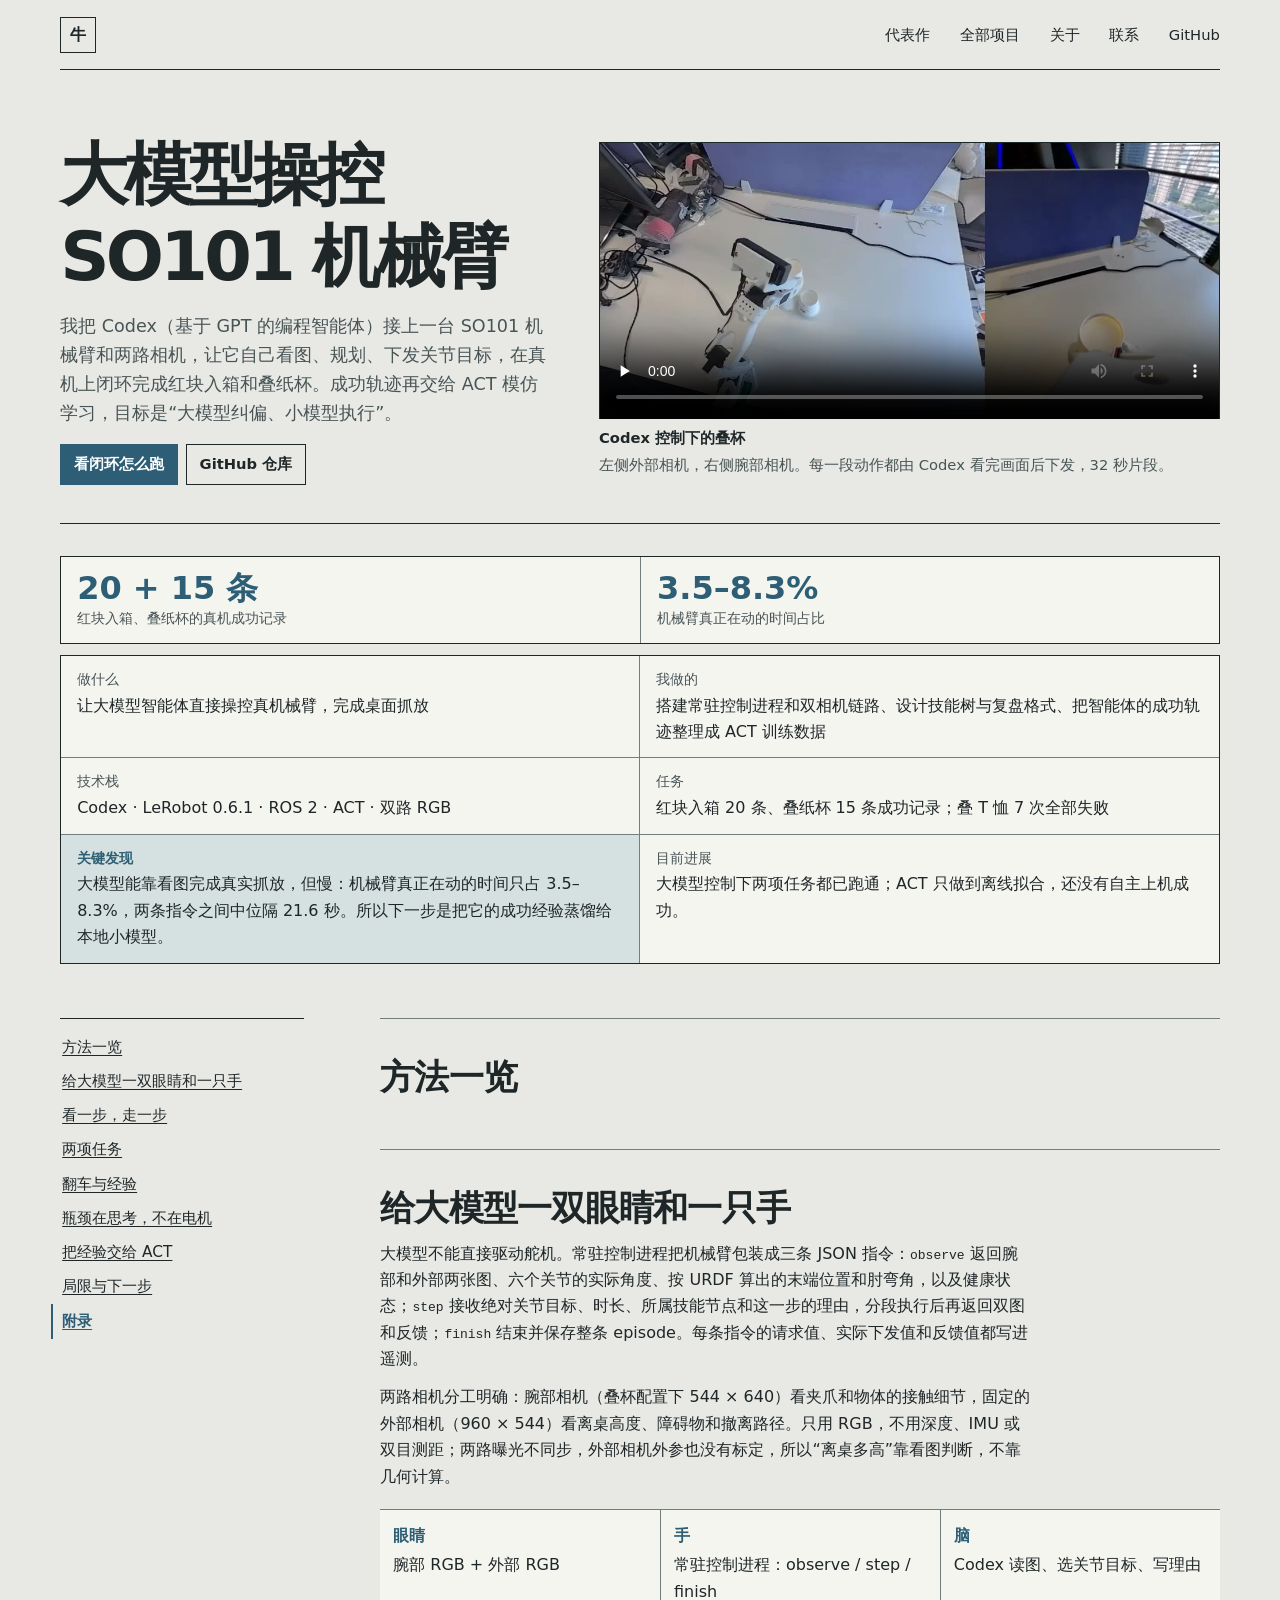
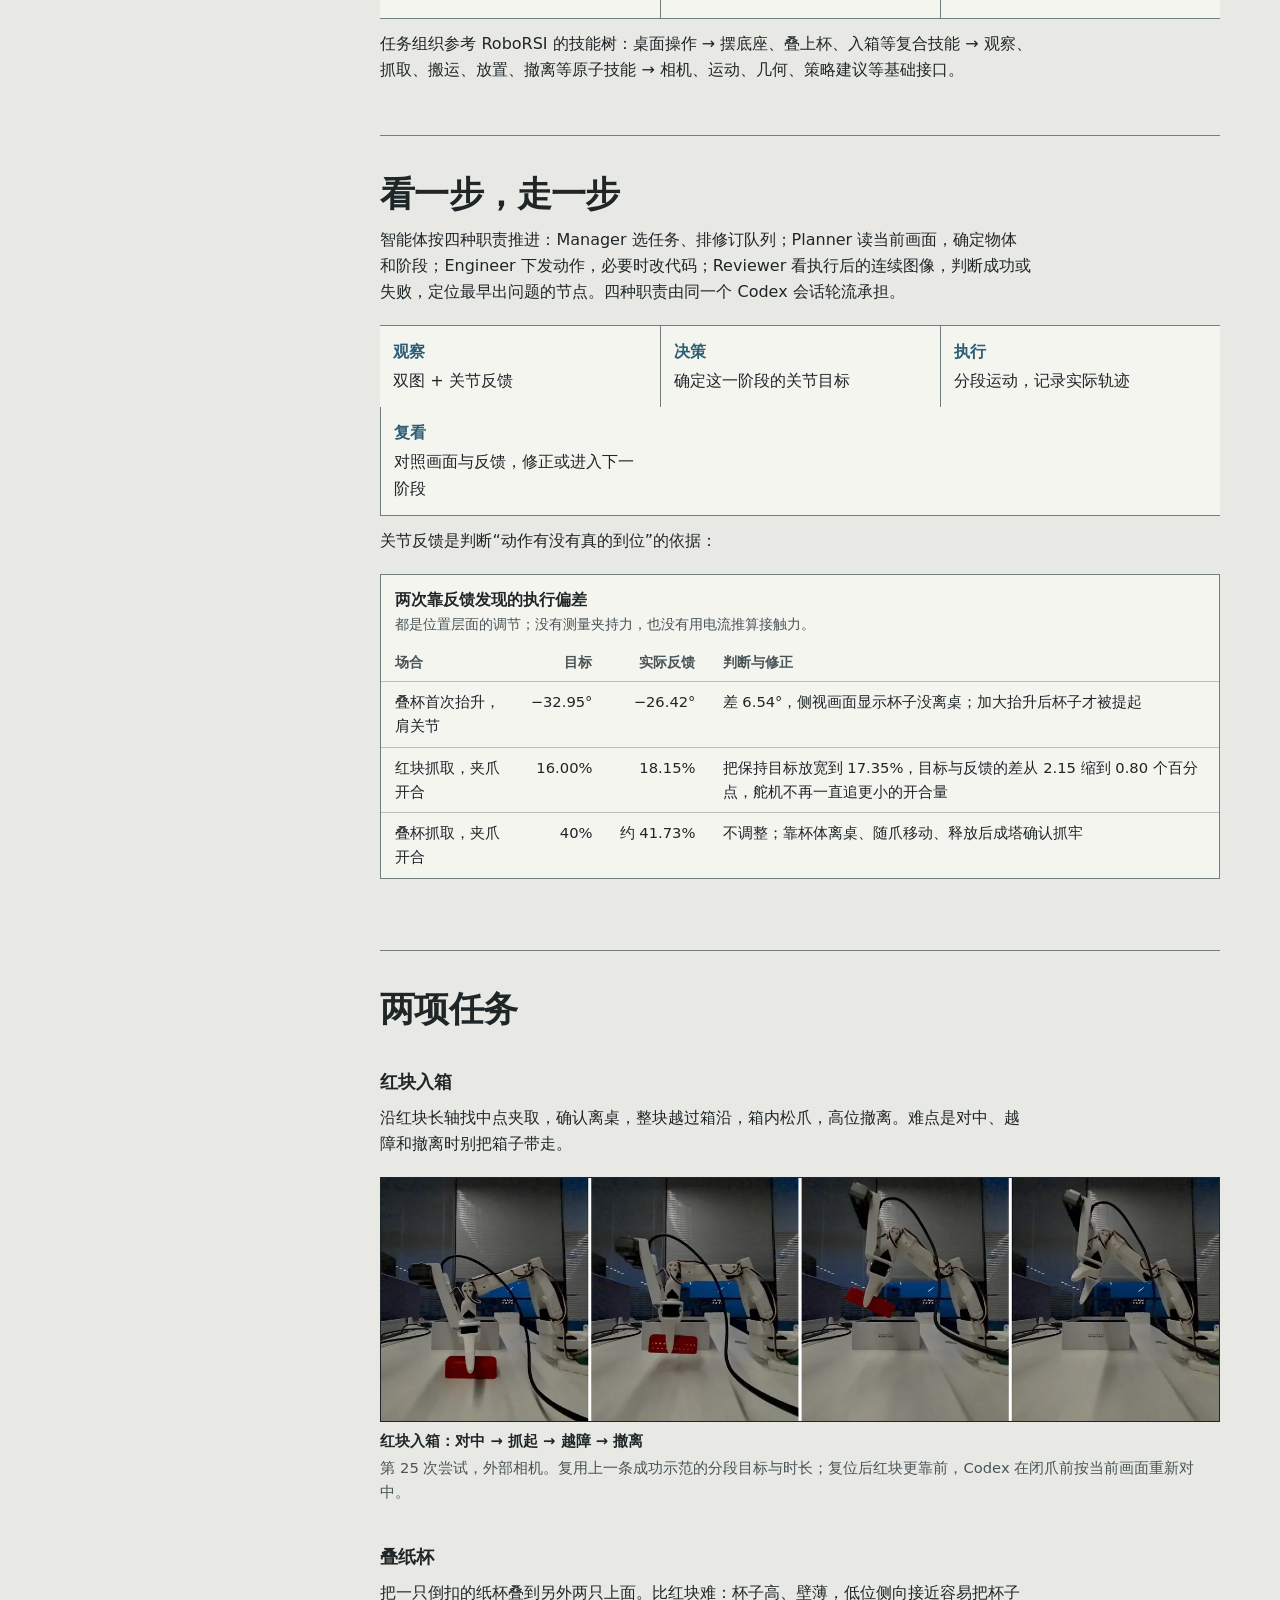
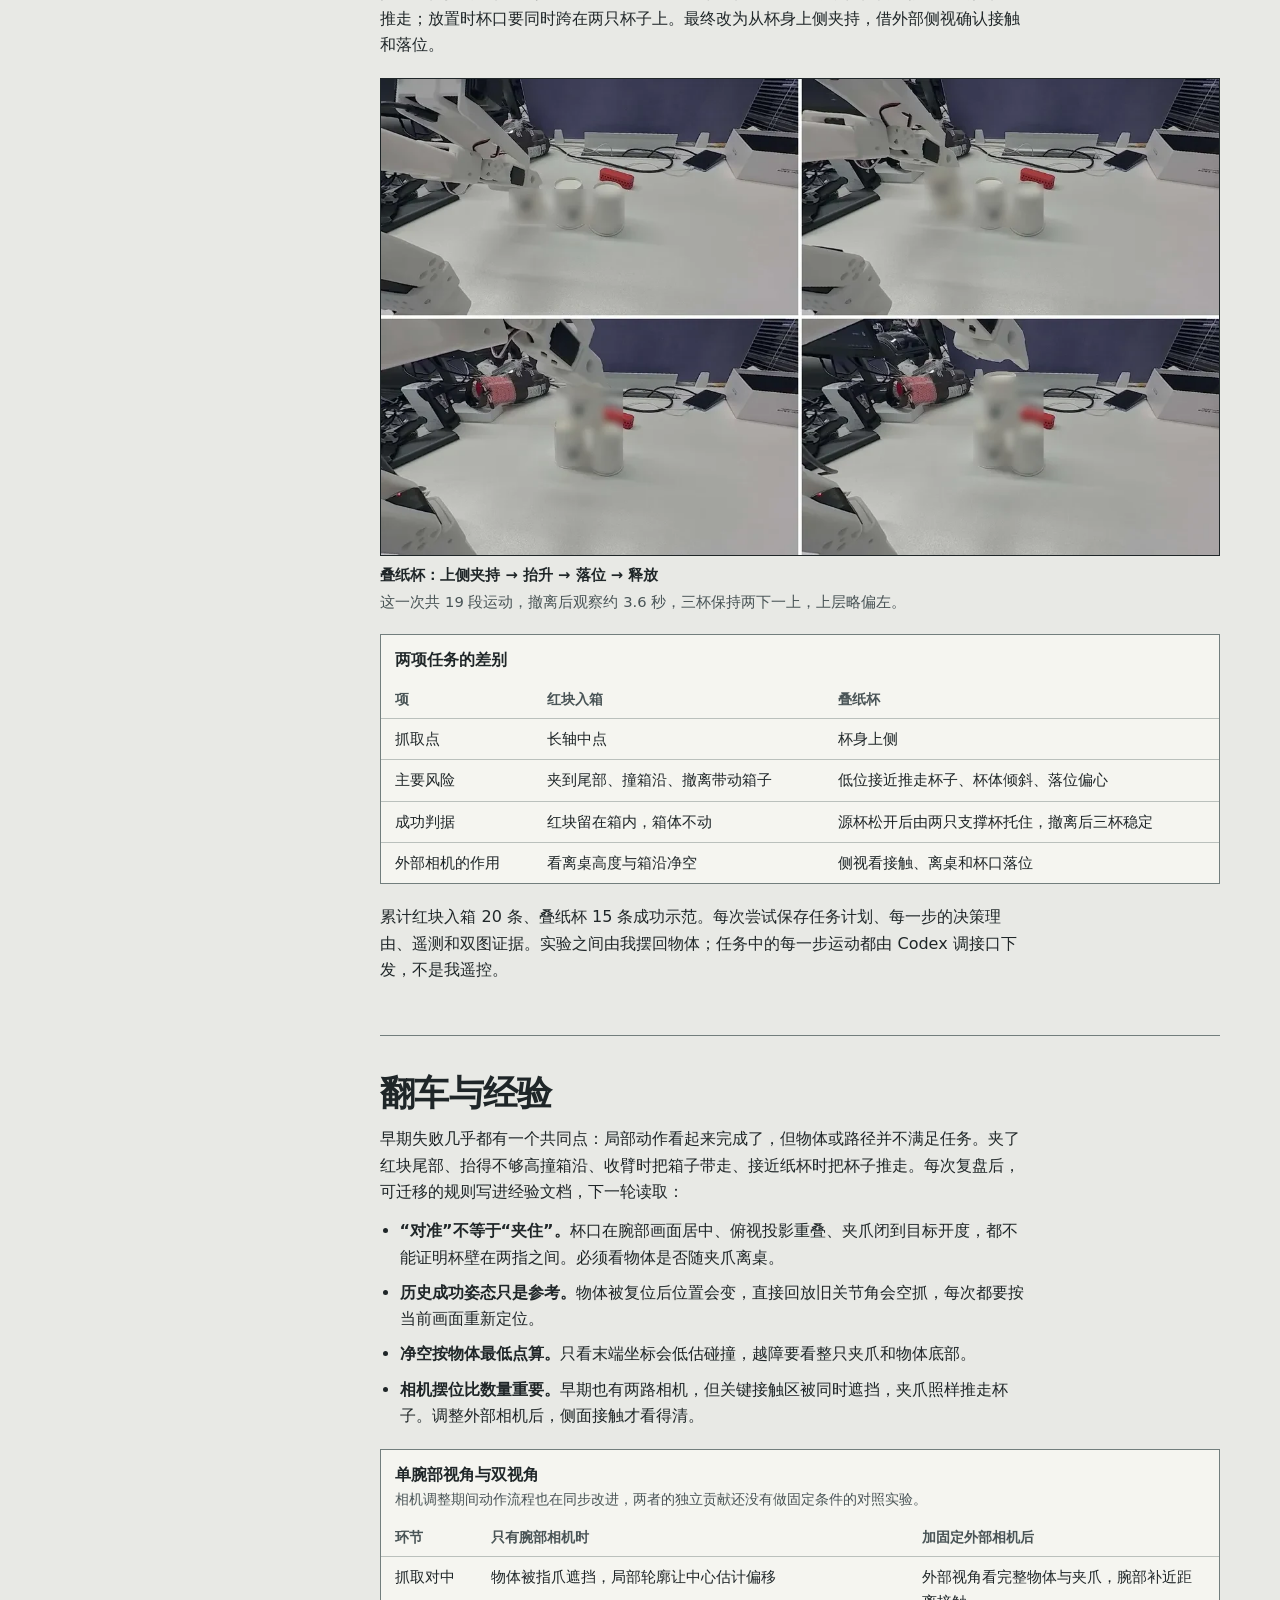
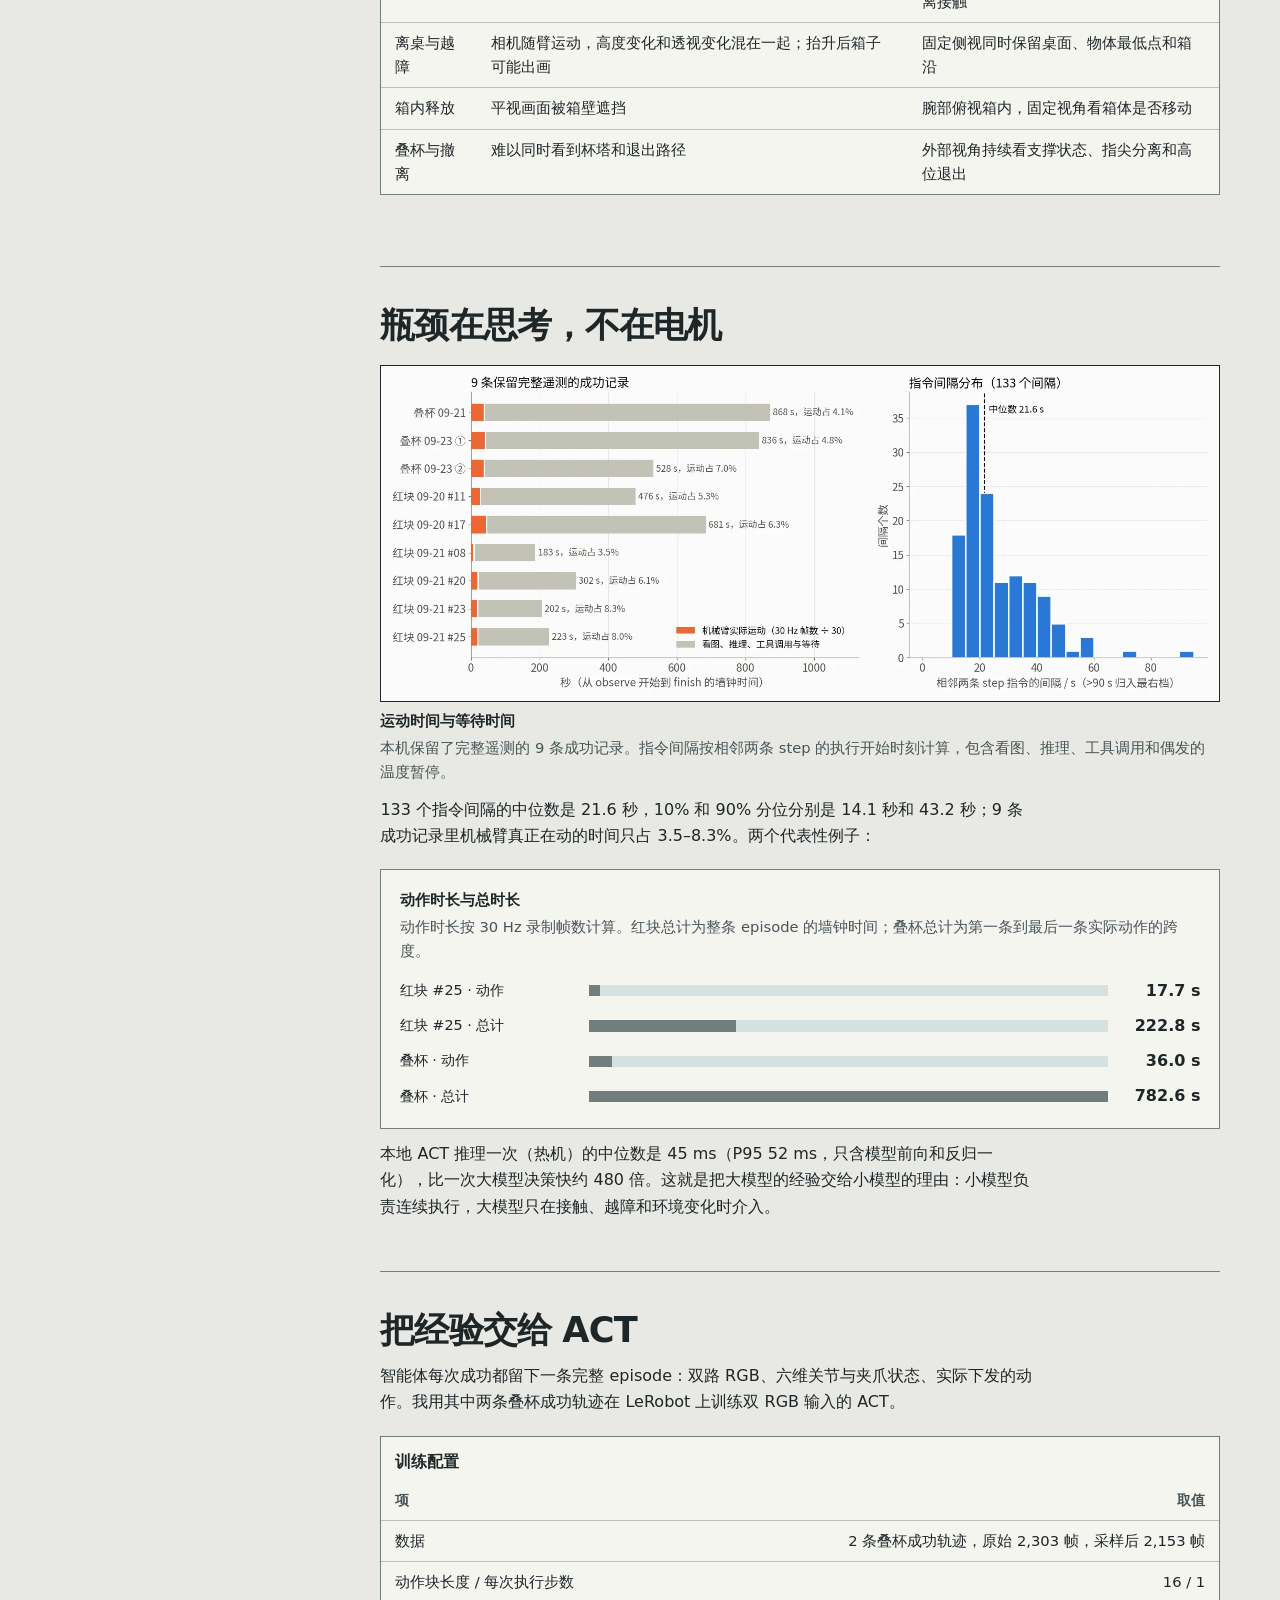
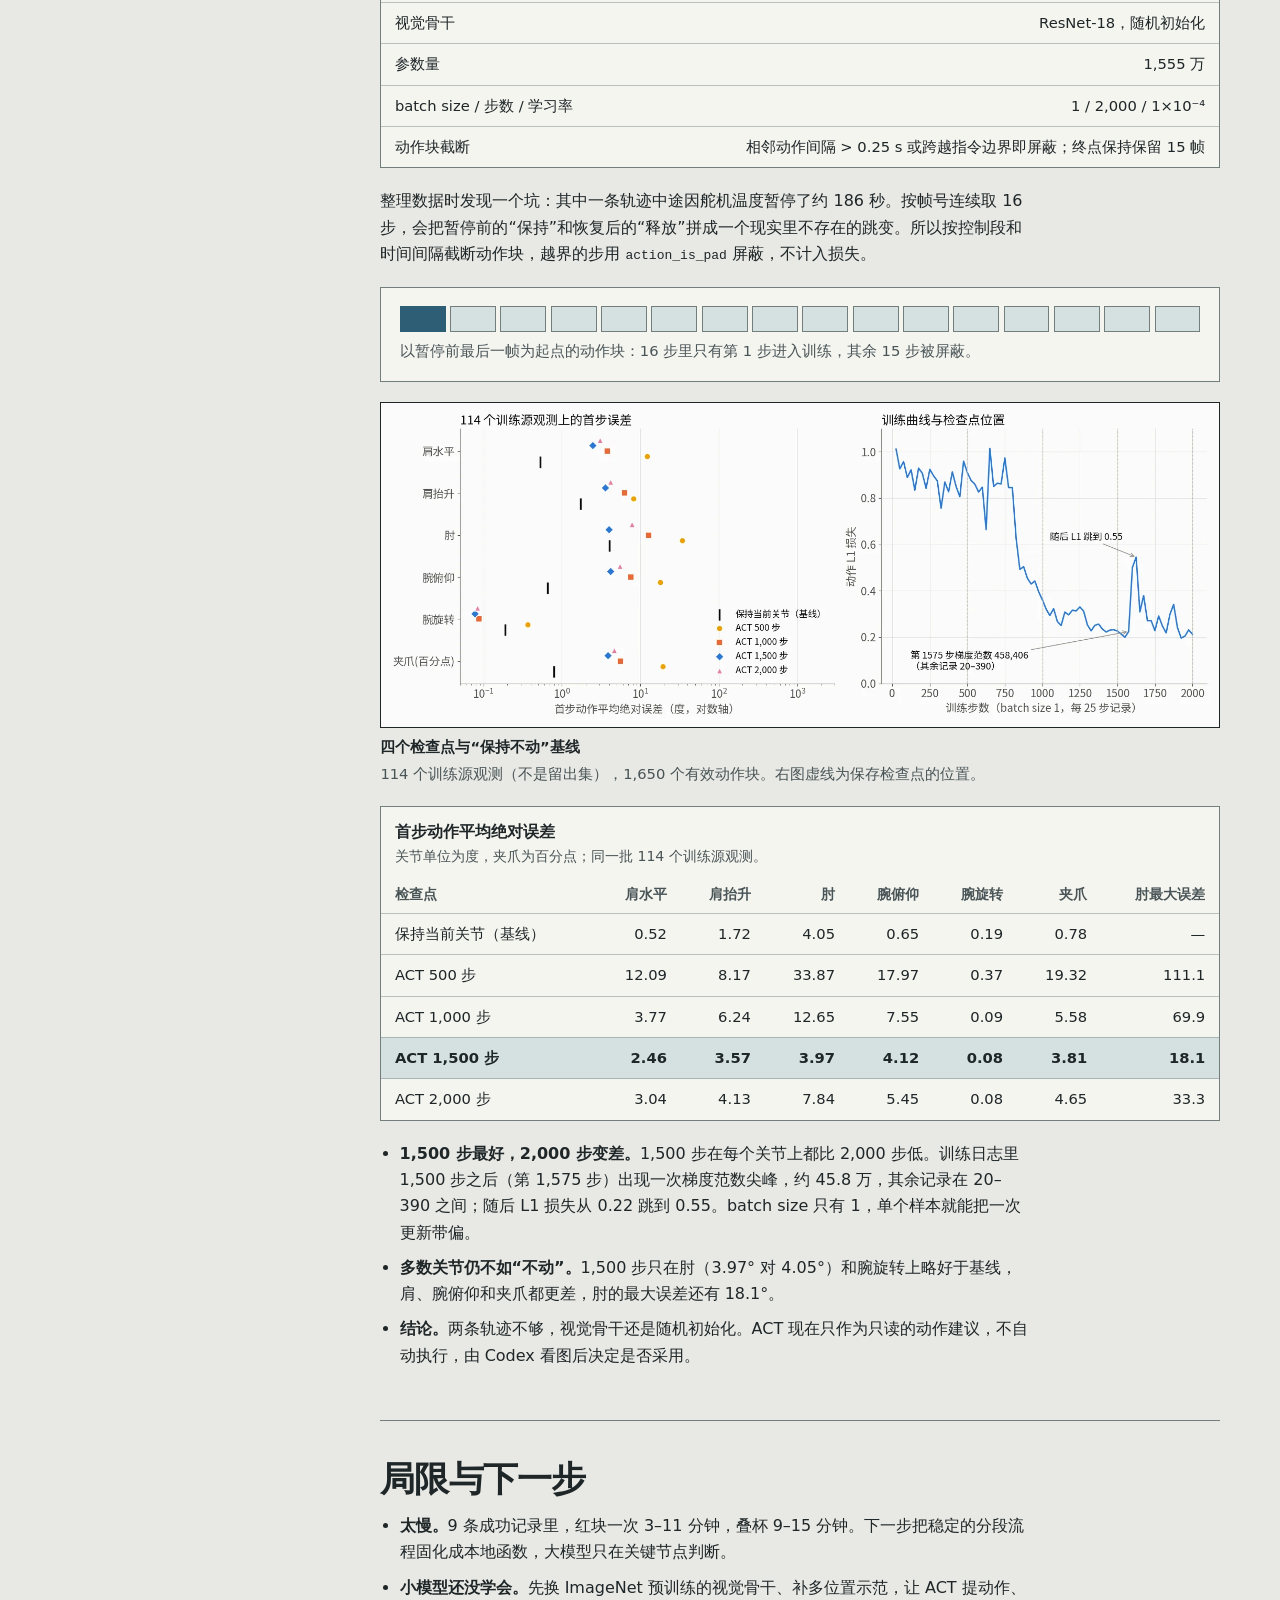
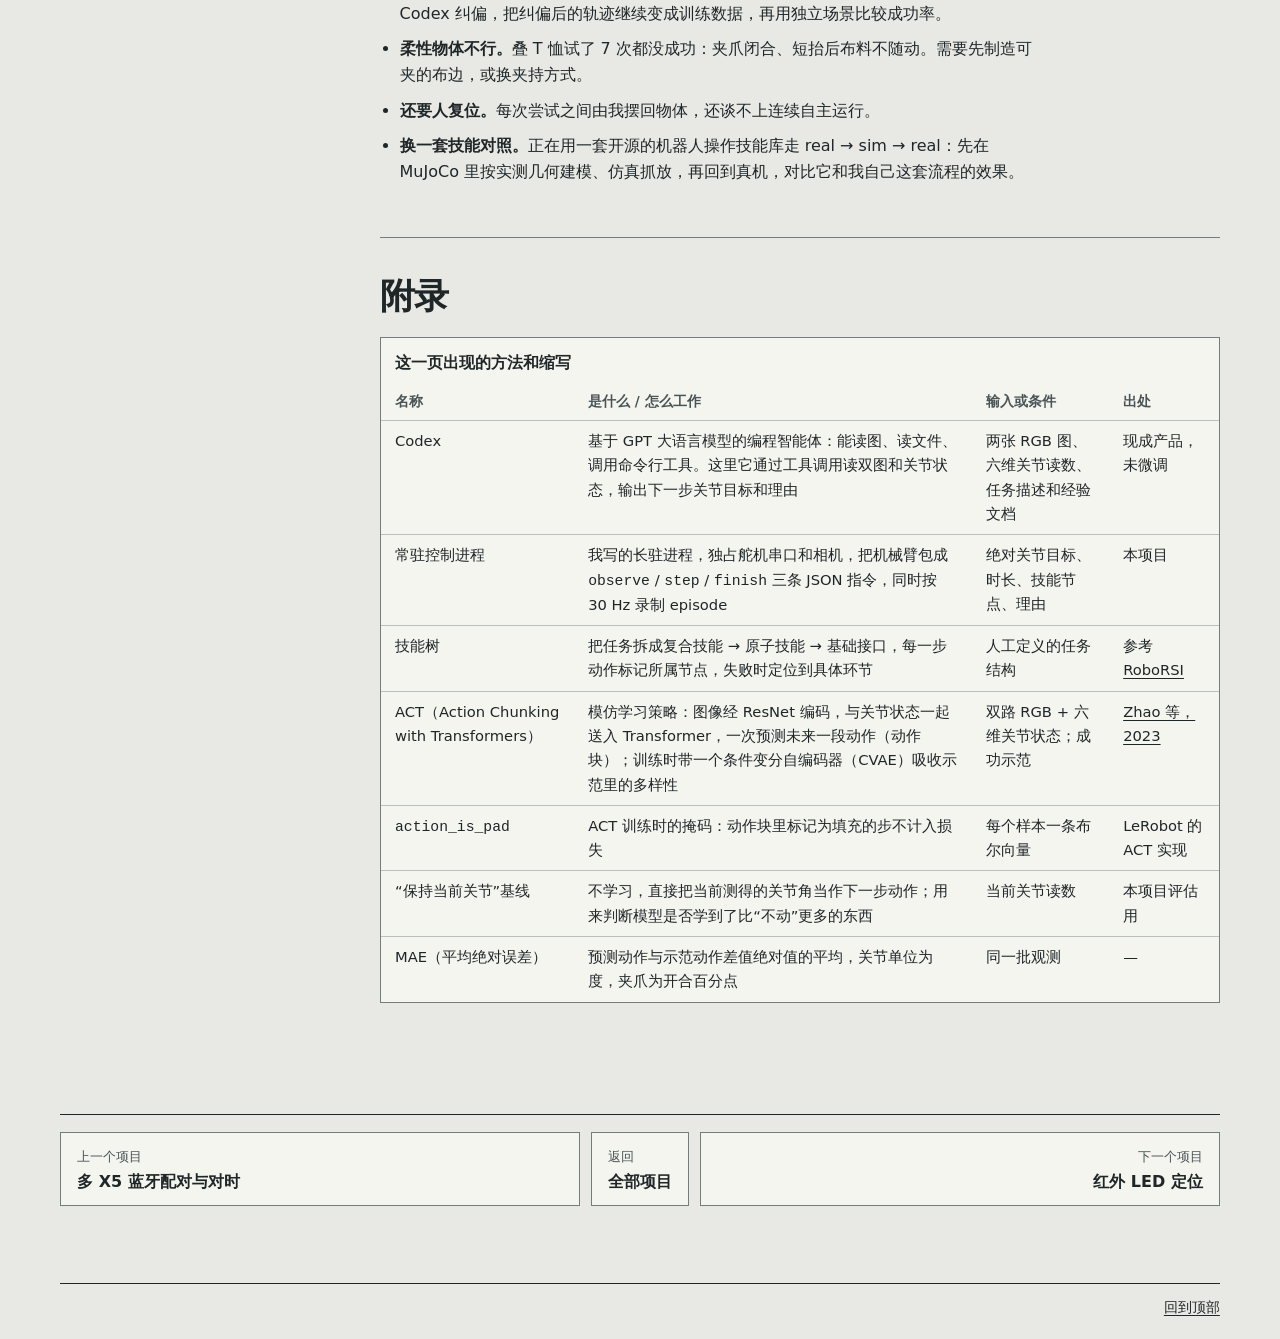
<file: projects/so101-lerobot/index.html>
<!doctype html>
<html lang="zh-CN">
  <head>
    <meta charset="utf-8">
    <meta name="viewport" content="width=device-width, initial-scale=1">
    <meta name="text-scale" content="scale">
    <meta name="color-scheme" content="light dark">
    <meta name="theme-color" content="#e8e9e5" media="(prefers-color-scheme: light)">
    <meta name="theme-color" content="#181e21" media="(prefers-color-scheme: dark)">
    <meta name="referrer" content="strict-origin-when-cross-origin">
    <meta name="description" content="把 Codex 这类大模型编程智能体接上 SO101 机械臂和双相机，让它自己看图、规划、下发关节目标，在真机上闭环完成红块入箱和叠纸杯，再把成功轨迹交给 ACT 学习。">
    <meta property="og:type" content="article">
    <meta property="og:title" content="大模型操控 SO101 机械臂 · 牛牧">
    <meta property="og:description" content="Codex 看图、规划、下发动作，在真机上闭环完成红块入箱和叠纸杯。">
    <meta property="og:image" content="https://nusniumu.github.io/assets/project-media/so101-cup-dual.webp">
    <title>大模型操控 SO101 机械臂 · 牛牧</title>
    <link rel="canonical" href="https://nusniumu.github.io/projects/so101-lerobot/">
    <link rel="icon" href="../../assets/mark.png" type="image/png">
    <link rel="stylesheet" href="../../assets/site.css?v=b49bae4f">
    <script src="../../assets/case.js?v=6579f5e5" defer></script>
  </head>
  <body id="top">
    <a class="skip-link" href="#main">跳到正文</a>
    <header class="shell masthead">
      <a class="brand" href="../../" aria-label="牛牧首页"><span aria-hidden="true">牛</span></a>
      <nav aria-label="主导航">
        <ul class="nav-list">
          <li><a href="../../#featured">代表作</a></li>
          <li><a href="../../#projects">全部项目</a></li>
          <li><a href="../../#about">关于</a></li>
          <li><a href="../../#contact">联系</a></li>
          <li><a href="https://github.com/NUSNiuMu">GitHub</a></li>
        </ul>
      </nav>
    </header>
    <main id="main" class="shell case-shell insight-case insight-v1 portfolio-case" tabindex="-1">
      <header class="insight-hero">
        <div class="case-title">
          <h1>大模型操控 SO101 机械臂</h1>
          <p class="lead">我把 Codex（基于 GPT 的编程智能体）接上一台 SO101 机械臂和两路相机，让它自己看图、规划、下发关节目标，在真机上闭环完成红块入箱和叠纸杯。成功轨迹再交给 ACT 模仿学习，目标是“大模型纠偏、小模型执行”。</p>
          <div class="actions"><a class="button primary" href="#loop">看闭环怎么跑</a><a class="button" href="https://github.com/NUSNiuMu/so101-lerobot-closed-loop">GitHub 仓库</a></div>
        </div>
        <figure class="case-media">
          <video class="sample-video" controls playsinline preload="none" poster="../../assets/project-media/so101-cup-dual.webp" width="1078" height="480" aria-label="Codex 控制下的叠杯">
            <source src="../../assets/project-media/so101-cup-dual.mp4" type="video/mp4">
            <a href="../../assets/project-media/so101-cup-dual.mp4">打开视频 · Codex 控制下的叠杯</a>
          </video>
          <figcaption><strong class="insight-media-title">Codex 控制下的叠杯</strong>左侧外部相机，右侧腕部相机。每一段动作都由 Codex 看完画面后下发，32 秒片段。</figcaption>
        </figure>
      </header>

<!-- build:metrics -->
      <dl class="key-metrics" aria-label="关键指标"><div><dt>红块入箱、叠纸杯的真机成功记录</dt><dd>20 + 15 条</dd></div><div><dt>机械臂真正在动的时间占比</dt><dd>3.5–8.3%</dd></div></dl>
<!-- /build:metrics -->
      <dl class="case-summary" aria-label="项目摘要">
        <div><dt>做什么</dt><dd>让大模型智能体直接操控真机械臂，完成桌面抓放</dd></div>
        <div><dt>我做的</dt><dd>搭建常驻控制进程和双相机链路、设计技能树与复盘格式、把智能体的成功轨迹整理成 ACT 训练数据</dd></div>
        <div><dt>技术栈</dt><dd><span lang="en">Codex · LeRobot 0.6.1 · ROS 2 · ACT</span> · 双路 RGB</dd></div>
        <div><dt>任务</dt><dd>红块入箱 20 条、叠纸杯 15 条成功记录；叠 T 恤 7 次全部失败</dd></div>
        <div class="summary-key"><dt>关键发现</dt><dd>大模型能靠看图完成真实抓放，但慢：机械臂真正在动的时间只占 3.5–8.3%，两条指令之间中位隔 21.6 秒。所以下一步是把它的成功经验蒸馏给本地小模型。</dd></div>
        <div><dt>目前进展</dt><dd>大模型控制下两项任务都已跑通；ACT 只做到离线拟合，还没有自主上机成功。</dd></div>
      </dl>

      <div class="case-layout">
        <nav class="toc" aria-label="章节目录">
          <ul>
            <li><a href="#methods">方法一览</a></li>
            <li><a href="#setup">给大模型一双眼睛和一只手</a></li>
            <li><a href="#loop">看一步，走一步</a></li>
            <li><a href="#tasks">两项任务</a></li>
            <li><a href="#lessons">翻车与经验</a></li>
            <li><a href="#speed">瓶颈在思考，不在电机</a></li>
            <li><a href="#act">把经验交给 ACT</a></li>
            <li><a href="#next">局限与下一步</a></li>
            <li><a href="#appendix">附录</a></li>
          </ul>
        </nav>
        <div class="case-text">
          <section class="chapter" id="methods" tabindex="-1">
            <h2>方法一览</h2>
          </section>

          <section class="chapter" id="setup" tabindex="-1">
            <h2>给大模型一双眼睛和一只手</h2>
            <p>大模型不能直接驱动舵机。常驻控制进程把机械臂包装成三条 JSON 指令：<code>observe</code> 返回腕部和外部两张图、六个关节的实际角度、按 URDF 算出的末端位置和肘弯角，以及健康状态；<code>step</code> 接收绝对关节目标、时长、所属技能节点和这一步的理由，分段执行后再返回双图和反馈；<code>finish</code> 结束并保存整条 episode。每条指令的请求值、实际下发值和反馈值都写进遥测。</p>
            <p>两路相机分工明确：腕部相机（叠杯配置下 544 × 640）看夹爪和物体的接触细节，固定的外部相机（960 × 544）看离桌高度、障碍物和撤离路径。只用 RGB，不用深度、IMU 或双目测距；两路曝光不同步，外部相机外参也没有标定，所以“离桌多高”靠看图判断，不靠几何计算。</p>
            <ol class="insight-flow" role="list"><li><strong>眼睛</strong><span>腕部 RGB + 外部 RGB</span></li><li><strong>手</strong><span>常驻控制进程：observe / step / finish</span></li><li><strong>脑</strong><span>Codex 读图、选关节目标、写理由</span></li></ol>
            <p>任务组织参考 RoboRSI 的技能树：桌面操作 → 摆底座、叠上杯、入箱等复合技能 → 观察、抓取、搬运、放置、撤离等原子技能 → 相机、运动、几何、策略建议等基础接口。</p>
          </section>

          <section class="chapter" id="loop" tabindex="-1">
            <h2>看一步，走一步</h2>
            <p>智能体按四种职责推进：Manager 选任务、排修订队列；Planner 读当前画面，确定物体和阶段；Engineer 下发动作，必要时改代码；Reviewer 看执行后的连续图像，判断成功或失败，定位最早出问题的节点。四种职责由同一个 Codex 会话轮流承担。</p>
            <ol class="insight-flow" role="list"><li><strong>观察</strong><span>双图 + 关节反馈</span></li><li><strong>决策</strong><span>确定这一阶段的关节目标</span></li><li><strong>执行</strong><span>分段运动，记录实际轨迹</span></li><li><strong>复看</strong><span>对照画面与反馈，修正或进入下一阶段</span></li></ol>
            <p>关节反馈是判断“动作有没有真的到位”的依据：</p>
            <figure class="data-table"><table><caption><strong>两次靠反馈发现的执行偏差</strong>都是位置层面的调节；没有测量夹持力，也没有用电流推算接触力。</caption><thead><tr><th>场合</th><th class="num">目标</th><th class="num">实际反馈</th><th>判断与修正</th></tr></thead><tbody>
              <tr><td>叠杯首次抬升，肩关节</td><td class="num">−32.95°</td><td class="num">−26.42°</td><td>差 6.54°，侧视画面显示杯子没离桌；加大抬升后杯子才被提起</td></tr>
              <tr><td>红块抓取，夹爪开合</td><td class="num">16.00%</td><td class="num">18.15%</td><td>把保持目标放宽到 17.35%，目标与反馈的差从 2.15 缩到 0.80 个百分点，舵机不再一直追更小的开合量</td></tr>
              <tr><td>叠杯抓取，夹爪开合</td><td class="num">40%</td><td class="num">约 41.73%</td><td>不调整；靠杯体离桌、随爪移动、释放后成塔确认抓牢</td></tr>
            </tbody></table></figure>
          </section>

          <section class="chapter" id="tasks" tabindex="-1">
            <h2>两项任务</h2>
            <h3>红块入箱</h3>
            <p>沿红块长轴找中点夹取，确认离桌，整块越过箱沿，箱内松爪，高位撤离。难点是对中、越障和撤离时别把箱子带走。</p>
            <figure class="case-media">
              <a class="screenshot-link" href="../../assets/project-media/so101-agent-redblock-steps.webp" aria-label="打开原图 · 红块入箱四个阶段"><img src="../../assets/project-media/so101-agent-redblock-steps.webp" width="1600" height="465" loading="lazy" decoding="async" alt="外部相机拍到的四帧：夹爪对准红块中部、红块离桌、红块越过箱沿、松爪后高位撤离"></a>
              <figcaption><strong class="insight-media-title">红块入箱：对中 → 抓起 → 越障 → 撤离</strong>第 25 次尝试，外部相机。复用上一条成功示范的分段目标与时长；复位后红块更靠前，Codex 在闭爪前按当前画面重新对中。</figcaption>
            </figure>
            <h3>叠纸杯</h3>
            <p>把一只倒扣的纸杯叠到另外两只上面。比红块难：杯子高、壁薄，低位侧向接近容易把杯子推走；放置时杯口要同时跨在两只杯子上。最终改为从杯身上侧夹持，借外部侧视确认接触和落位。</p>
            <figure class="case-media">
              <a class="screenshot-link" href="../../assets/project-media/so101-agent-cup-steps.webp" aria-label="打开原图 · 叠纸杯四个阶段"><img src="../../assets/project-media/so101-agent-cup-steps.webp" width="1280" height="728" loading="lazy" decoding="async" alt="外部相机拍到的四帧：夹爪在上侧夹住源杯、抬升搬运、杯口落向两只支撑杯、松爪后三杯成塔"></a>
              <figcaption><strong class="insight-media-title">叠纸杯：上侧夹持 → 抬升 → 落位 → 释放</strong>这一次共 19 段运动，撤离后观察约 3.6 秒，三杯保持两下一上，上层略偏左。</figcaption>
            </figure>
            <figure class="data-table"><table><caption><strong>两项任务的差别</strong></caption><thead><tr><th>项</th><th>红块入箱</th><th>叠纸杯</th></tr></thead><tbody>
              <tr><td>抓取点</td><td>长轴中点</td><td>杯身上侧</td></tr>
              <tr><td>主要风险</td><td>夹到尾部、撞箱沿、撤离带动箱子</td><td>低位接近推走杯子、杯体倾斜、落位偏心</td></tr>
              <tr><td>成功判据</td><td>红块留在箱内，箱体不动</td><td>源杯松开后由两只支撑杯托住，撤离后三杯稳定</td></tr>
              <tr><td>外部相机的作用</td><td>看离桌高度与箱沿净空</td><td>侧视看接触、离桌和杯口落位</td></tr>
            </tbody></table></figure>
            <p>累计红块入箱 20 条、叠纸杯 15 条成功示范。每次尝试保存任务计划、每一步的决策理由、遥测和双图证据。实验之间由我摆回物体；任务中的每一步运动都由 Codex 调接口下发，不是我遥控。</p>
          </section>

          <section class="chapter" id="lessons" tabindex="-1">
            <h2>翻车与经验</h2>
            <p>早期失败几乎都有一个共同点：局部动作看起来完成了，但物体或路径并不满足任务。夹了红块尾部、抬得不够高撞箱沿、收臂时把箱子带走、接近纸杯时把杯子推走。每次复盘后，可迁移的规则写进经验文档，下一轮读取：</p>
            <ul class="plain-list">
              <li><strong>“对准”不等于“夹住”。</strong>杯口在腕部画面居中、俯视投影重叠、夹爪闭到目标开度，都不能证明杯壁在两指之间。必须看物体是否随夹爪离桌。</li>
              <li><strong>历史成功姿态只是参考。</strong>物体被复位后位置会变，直接回放旧关节角会空抓，每次都要按当前画面重新定位。</li>
              <li><strong>净空按物体最低点算。</strong>只看末端坐标会低估碰撞，越障要看整只夹爪和物体底部。</li>
              <li><strong>相机摆位比数量重要。</strong>早期也有两路相机，但关键接触区被同时遮挡，夹爪照样推走杯子。调整外部相机后，侧面接触才看得清。</li>
            </ul>
            <figure class="data-table"><table><caption><strong>单腕部视角与双视角</strong>相机调整期间动作流程也在同步改进，两者的独立贡献还没有做固定条件的对照实验。</caption><thead><tr><th>环节</th><th>只有腕部相机时</th><th>加固定外部相机后</th></tr></thead><tbody>
              <tr><td>抓取对中</td><td>物体被指爪遮挡，局部轮廓让中心估计偏移</td><td>外部视角看完整物体与夹爪，腕部补近距离接触</td></tr>
              <tr><td>离桌与越障</td><td>相机随臂运动，高度变化和透视变化混在一起；抬升后箱子可能出画</td><td>固定侧视同时保留桌面、物体最低点和箱沿</td></tr>
              <tr><td>箱内释放</td><td>平视画面被箱壁遮挡</td><td>腕部俯视箱内，固定视角看箱体是否移动</td></tr>
              <tr><td>叠杯与撤离</td><td>难以同时看到杯塔和退出路径</td><td>外部视角持续看支撑状态、指尖分离和高位退出</td></tr>
            </tbody></table></figure>
          </section>

          <section class="chapter" id="speed" tabindex="-1">
            <h2>瓶颈在思考，不在电机</h2>
            <figure class="case-media">
              <a class="screenshot-link" href="../../assets/project-media/so101-time-budget.webp" aria-label="打开原图 · 运动时间与等待时间"><img src="../../assets/project-media/so101-time-budget.webp" width="1600" height="640" loading="lazy" decoding="async" alt="左：9 条成功记录的横向堆叠条，橙色运动段只有 6 到 43 秒，灰色等待段约 177 到 833 秒，运动占比 3.5% 到 8.3%。右：133 个相邻指令间隔的直方图，集中在 10 到 25 秒，中位数 21.6 秒，最长一次是舵机温度暂停约 186 秒。"></a>
              <figcaption><strong class="insight-media-title">运动时间与等待时间</strong>本机保留了完整遥测的 9 条成功记录。指令间隔按相邻两条 step 的执行开始时刻计算，包含看图、推理、工具调用和偶发的温度暂停。</figcaption>
            </figure>
            <p>133 个指令间隔的中位数是 21.6 秒，10% 和 90% 分位分别是 14.1 秒和 43.2 秒；9 条成功记录里机械臂真正在动的时间只占 3.5–8.3%。两个代表性例子：</p>
            <figure class="case-media bar-compare">
              <figcaption><strong class="insight-media-title">动作时长与总时长</strong>动作时长按 30 Hz 录制帧数计算。红块总计为整条 episode 的墙钟时间；叠杯总计为第一条到最后一条实际动作的跨度。</figcaption>
              <dl>
                <div><dt>红块 #25 · 动作</dt><dd><span class="bar-track" aria-hidden="true"><span style="inline-size:2.27%"></span></span><b>17.7 s</b></dd></div>
                <div><dt>红块 #25 · 总计</dt><dd><span class="bar-track" aria-hidden="true"><span style="inline-size:28.47%"></span></span><b>222.8 s</b></dd></div>
                <div><dt>叠杯 · 动作</dt><dd><span class="bar-track" aria-hidden="true"><span style="inline-size:4.60%"></span></span><b>36.0 s</b></dd></div>
                <div><dt>叠杯 · 总计</dt><dd><span class="bar-track" aria-hidden="true"><span style="inline-size:100%"></span></span><b>782.6 s</b></dd></div>
              </dl>
            </figure>
            <p>本地 ACT 推理一次（热机）的中位数是 45 ms（P95 52 ms，只含模型前向和反归一化），比一次大模型决策快约 480 倍。这就是把大模型的经验交给小模型的理由：小模型负责连续执行，大模型只在接触、越障和环境变化时介入。</p>
          </section>

          <section class="chapter" id="act" tabindex="-1">
            <h2>把经验交给 ACT</h2>
            <p>智能体每次成功都留下一条完整 episode：双路 RGB、六维关节与夹爪状态、实际下发的动作。我用其中两条叠杯成功轨迹在 LeRobot 上训练双 RGB 输入的 ACT。</p>
            <figure class="data-table"><table><caption><strong>训练配置</strong></caption><thead><tr><th>项</th><th class="num">取值</th></tr></thead><tbody>
              <tr><td>数据</td><td class="num">2 条叠杯成功轨迹，原始 2,303 帧，采样后 2,153 帧</td></tr>
              <tr><td>动作块长度 / 每次执行步数</td><td class="num">16 / 1</td></tr>
              <tr><td>视觉骨干</td><td class="num">ResNet-18，随机初始化</td></tr>
              <tr><td>参数量</td><td class="num">1,555 万</td></tr>
              <tr><td>batch size / 步数 / 学习率</td><td class="num">1 / 2,000 / 1×10⁻⁴</td></tr>
              <tr><td>动作块截断</td><td class="num">相邻动作间隔 &gt; 0.25 s 或跨越指令边界即屏蔽；终点保持保留 15 帧</td></tr>
            </tbody></table></figure>
            <p>整理数据时发现一个坑：其中一条轨迹中途因舵机温度暂停了约 186 秒。按帧号连续取 16 步，会把暂停前的“保持”和恢复后的“释放”拼成一个现实里不存在的跳变。所以按控制段和时间间隔截断动作块，越界的步用 <code>action_is_pad</code> 屏蔽，不计入损失。</p>
            <figure class="case-media action-mask"><div class="mask-grid" aria-hidden="true"><span></span><span></span><span></span><span></span><span></span><span></span><span></span><span></span><span></span><span></span><span></span><span></span><span></span><span></span><span></span><span></span></div><figcaption>以暂停前最后一帧为起点的动作块：16 步里只有第 1 步进入训练，其余 15 步被屏蔽。</figcaption></figure>
            <figure class="case-media">
              <a class="screenshot-link" href="../../assets/project-media/so101-act-checkpoints.webp" aria-label="打开原图 · ACT 检查点对比"><img src="../../assets/project-media/so101-act-checkpoints.webp" width="1600" height="620" loading="lazy" decoding="async" alt="左：六个关节的首步动作平均绝对误差，对数轴；保持当前关节基线在 0.19 到 4.05 度之间，ACT 500 步在 0.37 到 33.9 度，1,500 步在 0.08 到 4.12 度，除腕旋转和肘外都比基线差。右：L1 损失从 1.0 降到约 0.22，第 1575 步梯度范数尖峰约 45.8 万，随后损失跳到 0.55 再回落。"></a>
              <figcaption><strong class="insight-media-title">四个检查点与“保持不动”基线</strong>114 个训练源观测（不是留出集），1,650 个有效动作块。右图虚线为保存检查点的位置。</figcaption>
            </figure>
            <figure class="data-table"><table><caption><strong>首步动作平均绝对误差</strong>关节单位为度，夹爪为百分点；同一批 114 个训练源观测。</caption><thead><tr><th>检查点</th><th class="num">肩水平</th><th class="num">肩抬升</th><th class="num">肘</th><th class="num">腕俯仰</th><th class="num">腕旋转</th><th class="num">夹爪</th><th class="num">肘最大误差</th></tr></thead><tbody>
              <tr><td>保持当前关节（基线）</td><td class="num">0.52</td><td class="num">1.72</td><td class="num">4.05</td><td class="num">0.65</td><td class="num">0.19</td><td class="num">0.78</td><td class="num">—</td></tr>
              <tr><td>ACT 500 步</td><td class="num">12.09</td><td class="num">8.17</td><td class="num">33.87</td><td class="num">17.97</td><td class="num">0.37</td><td class="num">19.32</td><td class="num">111.1</td></tr>
              <tr><td>ACT 1,000 步</td><td class="num">3.77</td><td class="num">6.24</td><td class="num">12.65</td><td class="num">7.55</td><td class="num">0.09</td><td class="num">5.58</td><td class="num">69.9</td></tr>
              <tr class="is-best"><td>ACT 1,500 步</td><td class="num">2.46</td><td class="num">3.57</td><td class="num">3.97</td><td class="num">4.12</td><td class="num">0.08</td><td class="num">3.81</td><td class="num">18.1</td></tr>
              <tr><td>ACT 2,000 步</td><td class="num">3.04</td><td class="num">4.13</td><td class="num">7.84</td><td class="num">5.45</td><td class="num">0.08</td><td class="num">4.65</td><td class="num">33.3</td></tr>
            </tbody></table></figure>
            <ul class="plain-list">
              <li><strong>1,500 步最好，2,000 步变差。</strong>1,500 步在每个关节上都比 2,000 步低。训练日志里 1,500 步之后（第 1,575 步）出现一次梯度范数尖峰，约 45.8 万，其余记录在 20–390 之间；随后 L1 损失从 0.22 跳到 0.55。batch size 只有 1，单个样本就能把一次更新带偏。</li>
              <li><strong>多数关节仍不如“不动”。</strong>1,500 步只在肘（3.97° 对 4.05°）和腕旋转上略好于基线，肩、腕俯仰和夹爪都更差，肘的最大误差还有 18.1°。</li>
              <li><strong>结论。</strong>两条轨迹不够，视觉骨干还是随机初始化。ACT 现在只作为只读的动作建议，不自动执行，由 Codex 看图后决定是否采用。</li>
            </ul>
          </section>

          <section class="chapter" id="next" tabindex="-1">
            <h2>局限与下一步</h2>
            <ul class="plain-list">
              <li><strong>太慢。</strong>9 条成功记录里，红块一次 3–11 分钟，叠杯 9–15 分钟。下一步把稳定的分段流程固化成本地函数，大模型只在关键节点判断。</li>
              <li><strong>小模型还没学会。</strong>先换 ImageNet 预训练的视觉骨干、补多位置示范，让 ACT 提动作、Codex 纠偏，把纠偏后的轨迹继续变成训练数据，再用独立场景比较成功率。</li>
              <li><strong>柔性物体不行。</strong>叠 T 恤试了 7 次都没成功：夹爪闭合、短抬后布料不随动。需要先制造可夹的布边，或换夹持方式。</li>
              <li><strong>还要人复位。</strong>每次尝试之间由我摆回物体，还谈不上连续自主运行。</li>
              <li><strong>换一套技能对照。</strong>正在用一套开源的机器人操作技能库走 real → sim → real：先在 MuJoCo 里按实测几何建模、仿真抓放，再回到真机，对比它和我自己这套流程的效果。</li>
            </ul>
          </section>

          <section class="chapter" id="appendix" tabindex="-1">
            <h2>附录</h2>
            <figure class="data-table"><table><caption><strong>这一页出现的方法和缩写</strong></caption><thead><tr><th>名称</th><th>是什么 / 怎么工作</th><th>输入或条件</th><th>出处</th></tr></thead><tbody>
              <tr><td lang="en">Codex</td><td>基于 GPT 大语言模型的编程智能体：能读图、读文件、调用命令行工具。这里它通过工具调用读双图和关节状态，输出下一步关节目标和理由</td><td>两张 RGB 图、六维关节读数、任务描述和经验文档</td><td>现成产品，未微调</td></tr>
              <tr><td>常驻控制进程</td><td>我写的长驻进程，独占舵机串口和相机，把机械臂包成 <code>observe</code> / <code>step</code> / <code>finish</code> 三条 JSON 指令，同时按 30 Hz 录制 episode</td><td>绝对关节目标、时长、技能节点、理由</td><td>本项目</td></tr>
              <tr><td>技能树</td><td>把任务拆成复合技能 → 原子技能 → 基础接口，每一步动作标记所属节点，失败时定位到具体环节</td><td>人工定义的任务结构</td><td>参考 <a href="https://lab.noematrix.ai/blog/2-roborsi/">RoboRSI</a></td></tr>
              <tr><td>ACT（Action Chunking with Transformers）</td><td>模仿学习策略：图像经 ResNet 编码，与关节状态一起送入 Transformer，一次预测未来一段动作（动作块）；训练时带一个条件变分自编码器（CVAE）吸收示范里的多样性</td><td>双路 RGB + 六维关节状态；成功示范</td><td><a href="https://arxiv.org/abs/2304.13705">Zhao 等，2023</a></td></tr>
              <tr><td><code>action_is_pad</code></td><td>ACT 训练时的掩码：动作块里标记为填充的步不计入损失</td><td>每个样本一条布尔向量</td><td>LeRobot 的 ACT 实现</td></tr>
              <tr><td>“保持当前关节”基线</td><td>不学习，直接把当前测得的关节角当作下一步动作；用来判断模型是否学到了比“不动”更多的东西</td><td>当前关节读数</td><td>本项目评估用</td></tr>
              <tr><td>MAE（平均绝对误差）</td><td>预测动作与示范动作差值绝对值的平均，关节单位为度，夹爪为开合百分点</td><td>同一批观测</td><td>—</td></tr>
            </tbody></table></figure>
          </section>
        </div>
      </div>
<!-- build:pager -->
      <nav class="case-pager" aria-label="其他项目">
        <a rel="prev" href="../multi-x5-time-sync/"><span>上一个项目</span><strong>多 X5 蓝牙配对与对时</strong></a>
        <a class="case-pager-all" href="../../#projects"><span>返回</span><strong>全部项目</strong></a>
        <a rel="next" href="../ir-led-tracker/"><span>下一个项目</span><strong>红外 LED 定位</strong></a>
      </nav>
<!-- /build:pager -->
    </main>
    <footer class="shell site-footer"><a href="#top">回到顶部</a></footer>
  </body>
</html>
</file>
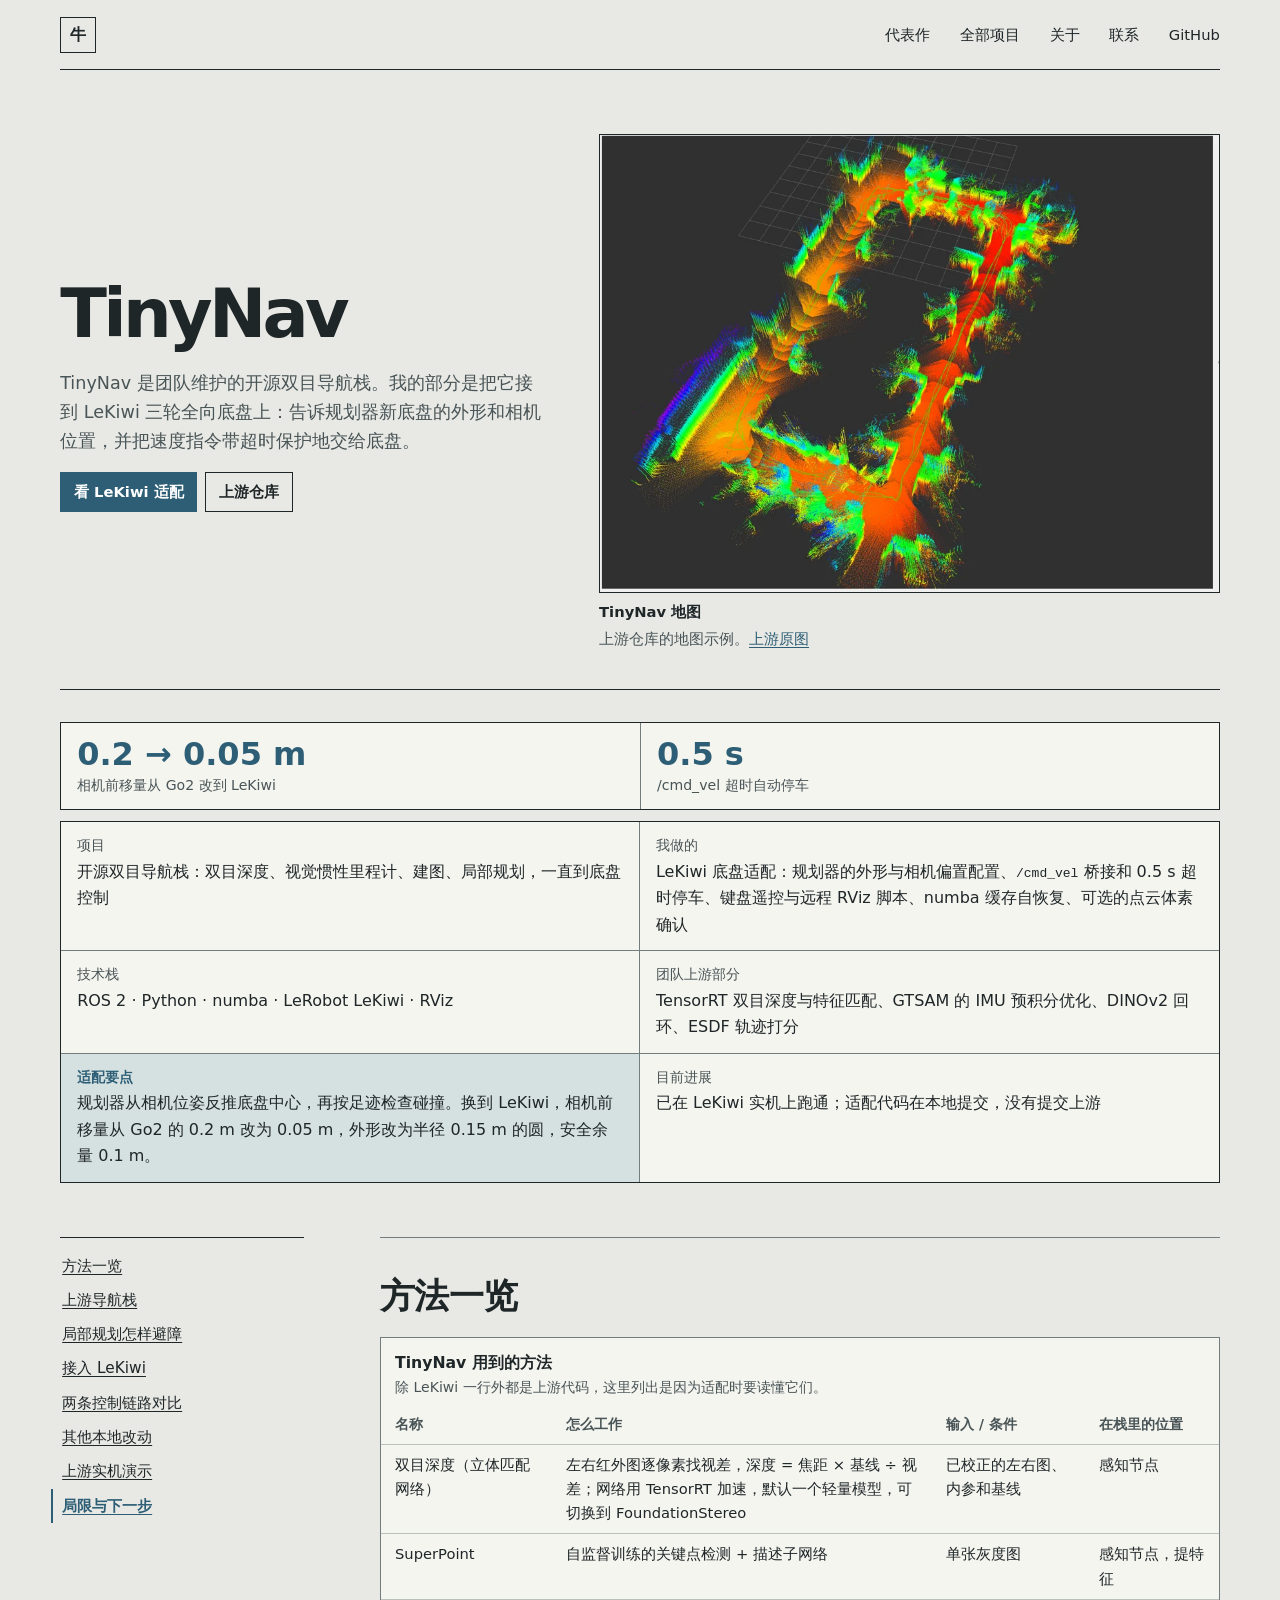
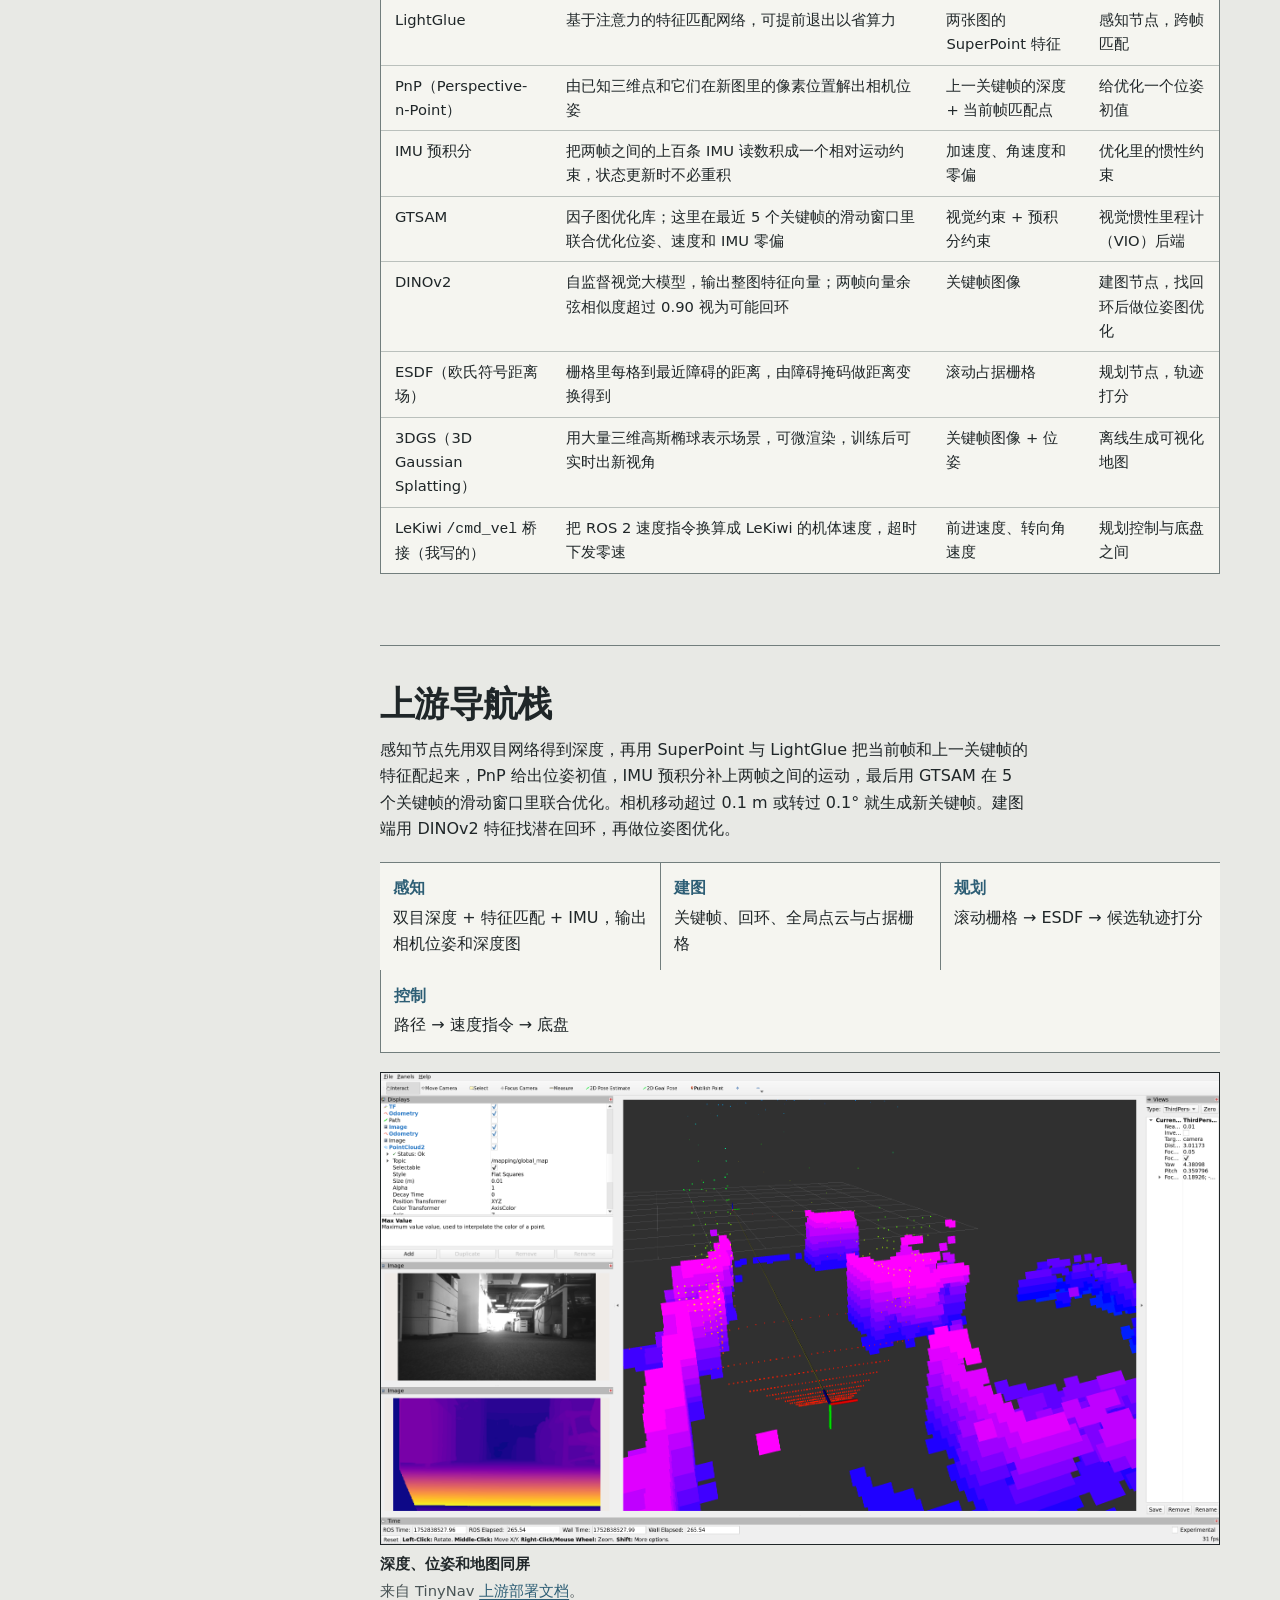
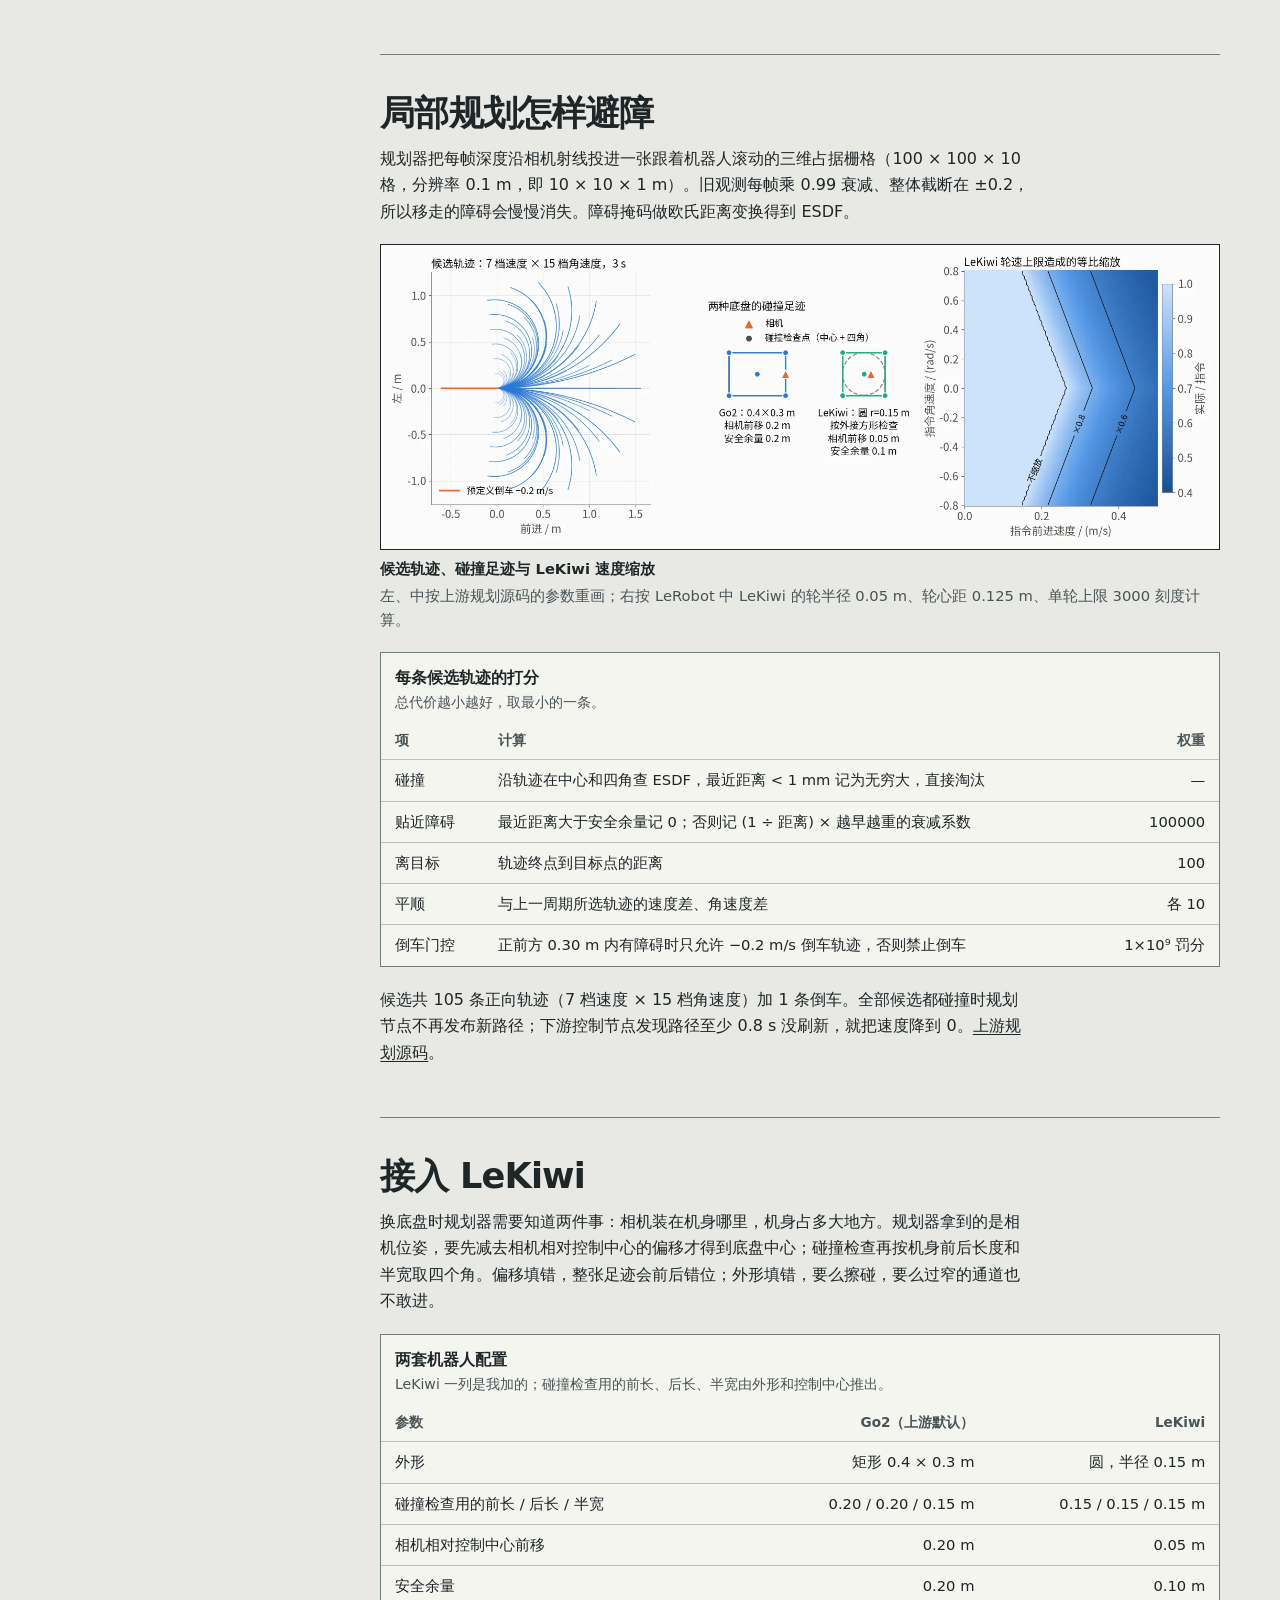
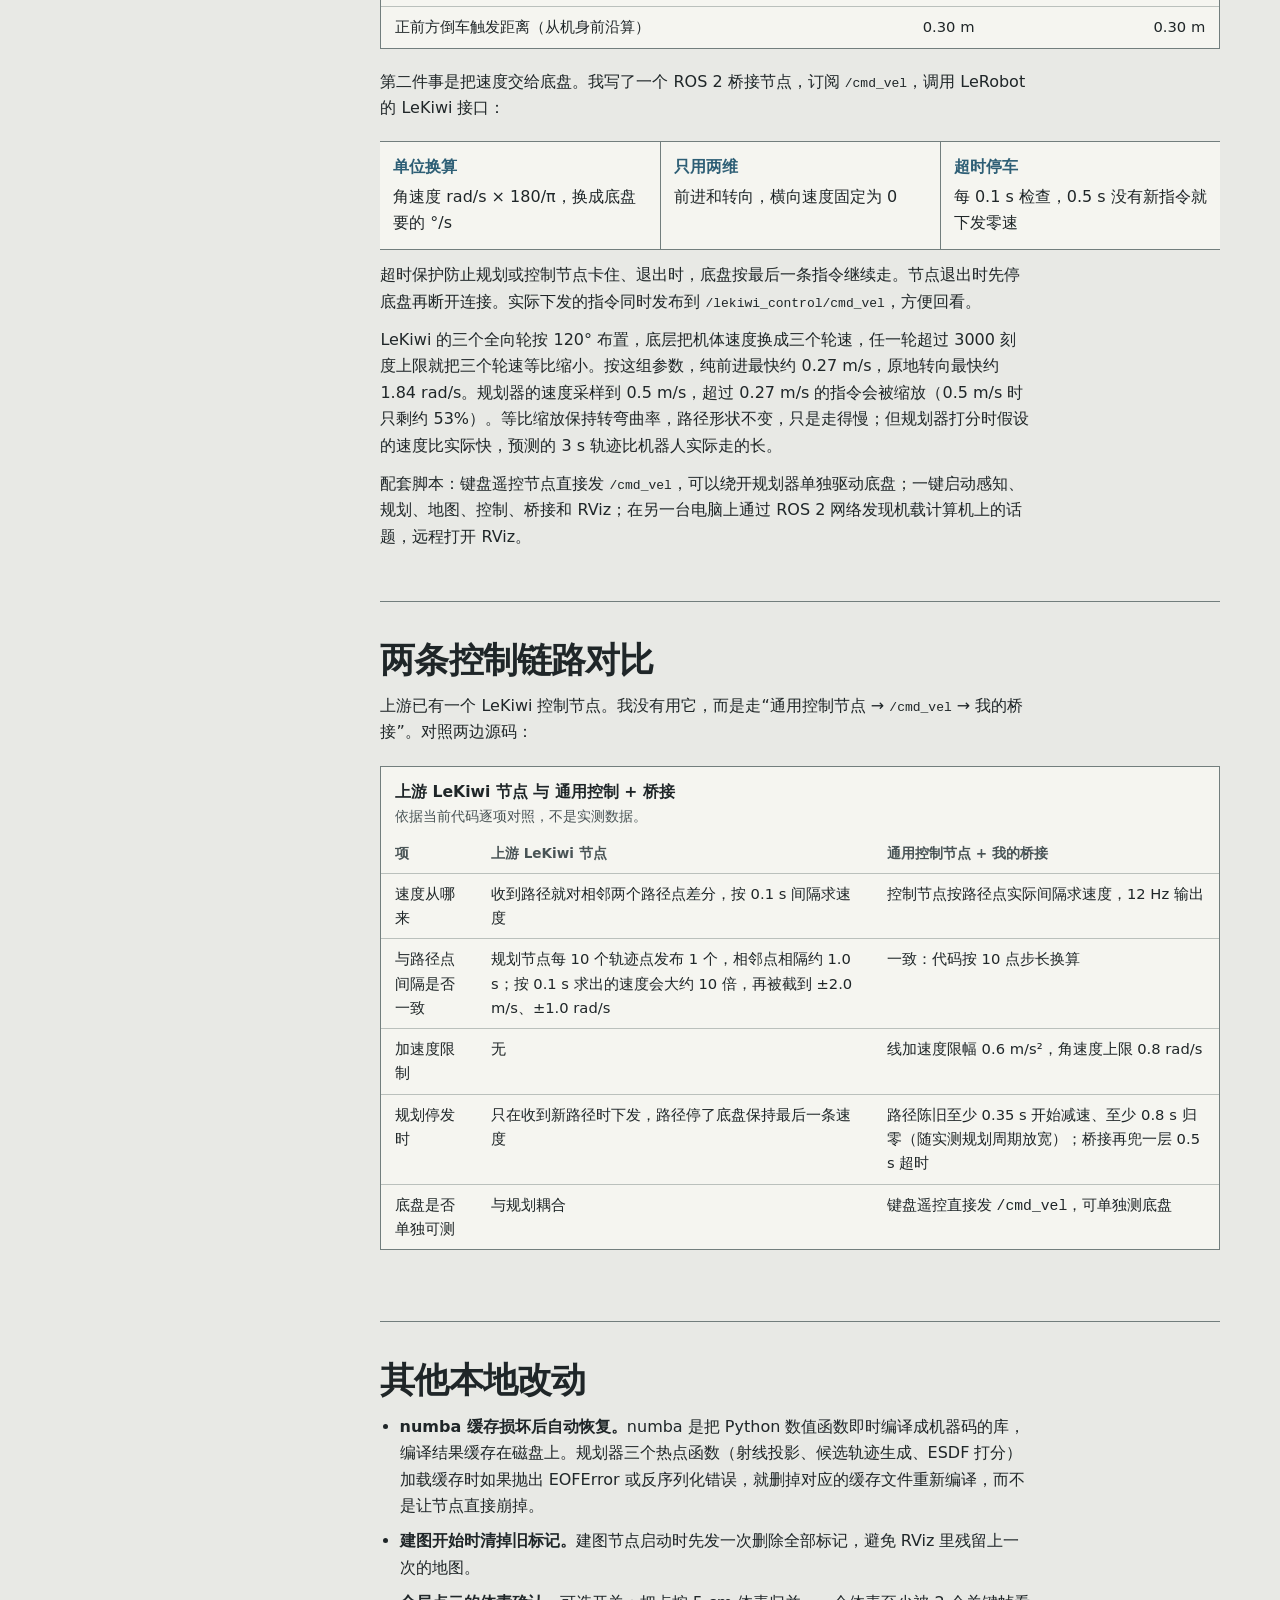
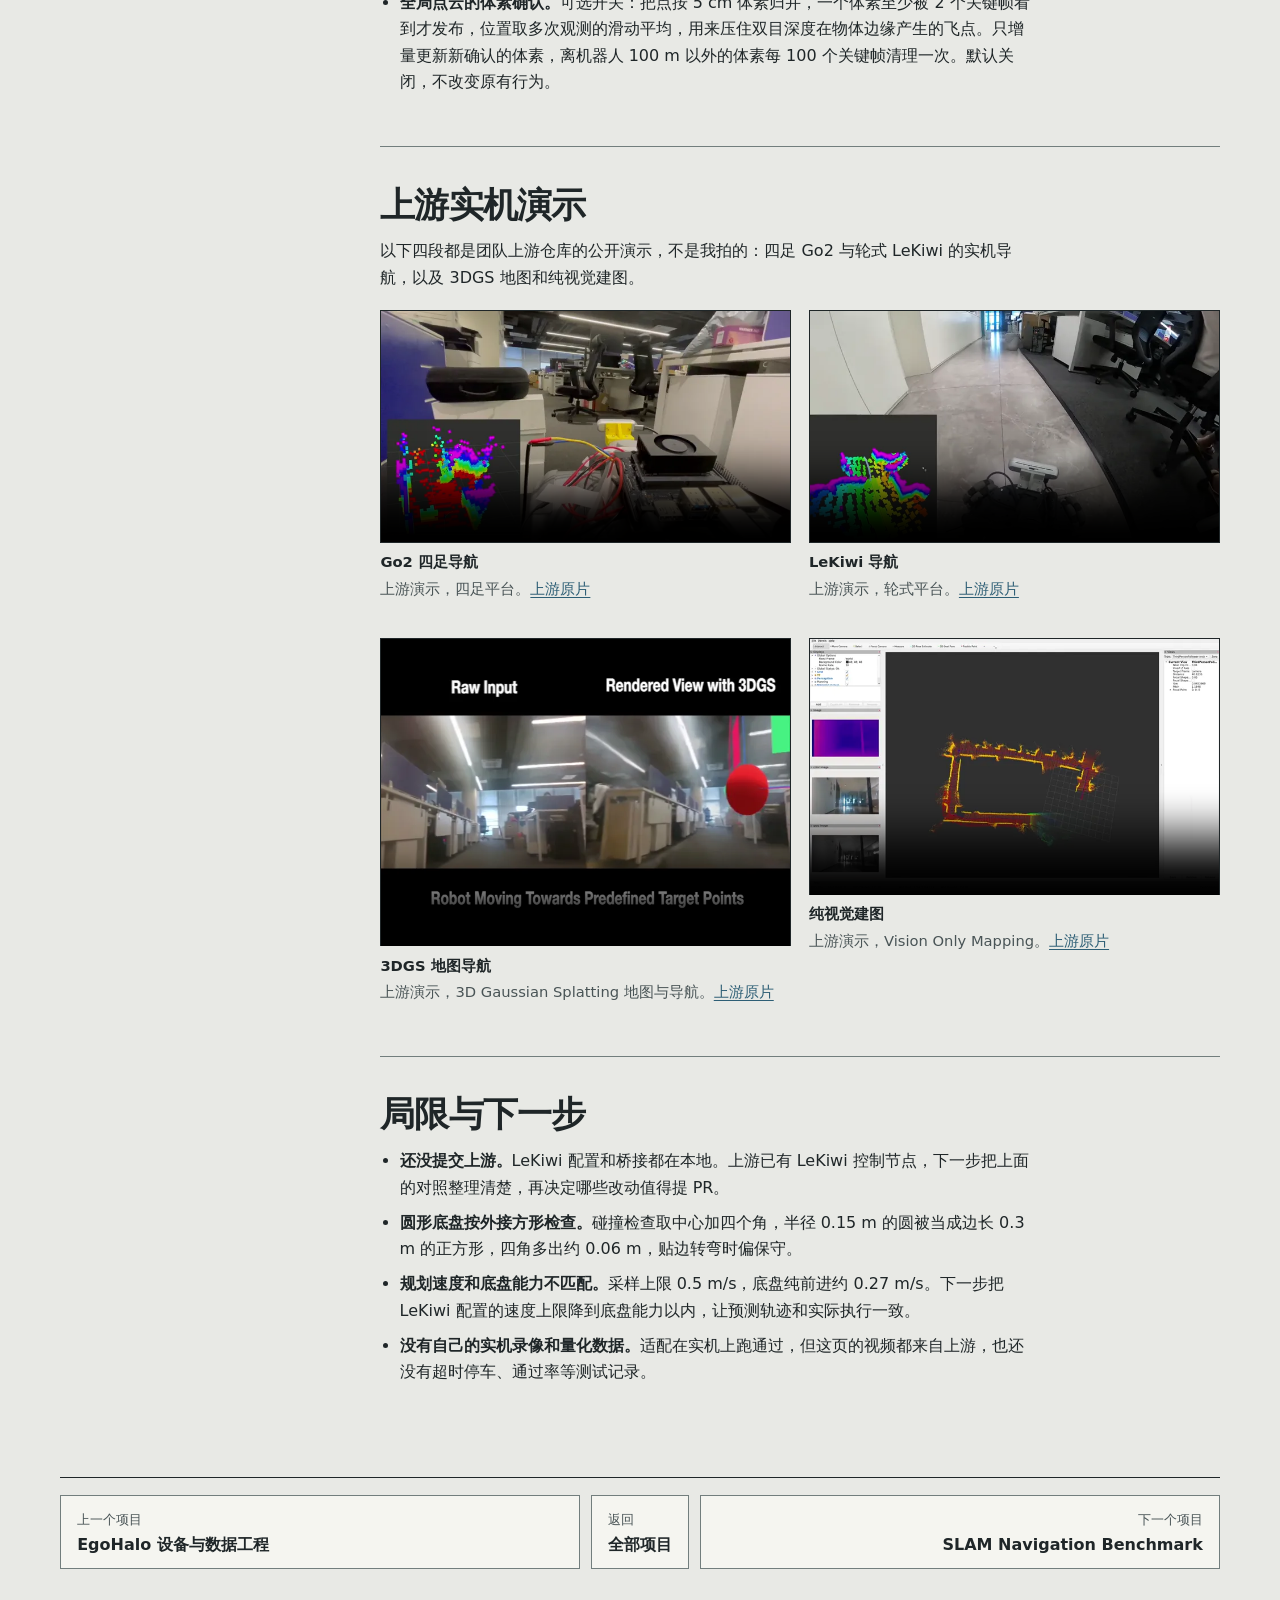
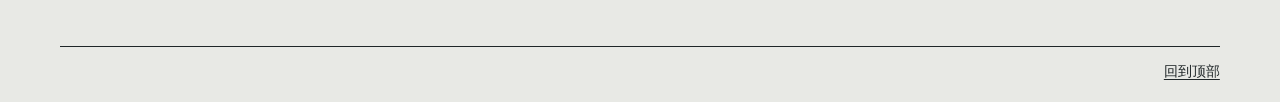
<file: projects/tinynav/index.html>
<!doctype html>
<html lang="zh-CN">
  <head>
    <meta charset="utf-8">
    <meta name="viewport" content="width=device-width, initial-scale=1">
    <meta name="text-scale" content="scale">
    <meta name="color-scheme" content="light dark">
    <meta name="theme-color" content="#e8e9e5" media="(prefers-color-scheme: light)">
    <meta name="theme-color" content="#181e21" media="(prefers-color-scheme: dark)">
    <meta name="referrer" content="strict-origin-when-cross-origin">
    <meta name="description" content="TinyNav 是团队维护的开源双目导航项目。我的部分是把它接到 LeKiwi 轮式底盘上：给规划器描述新底盘的外形和相机位置，并把速度指令可靠地交给底盘。">
    <meta property="og:type" content="article">
    <meta property="og:title" content="TinyNav · 牛牧">
    <meta property="og:description" content="开源双目导航栈，以及我做的 LeKiwi 轮式底盘适配。">
    <meta property="og:image" content="https://nusniumu.github.io/assets/tinynav-map.webp">
    <title>TinyNav · 牛牧</title>
    <link rel="canonical" href="https://nusniumu.github.io/projects/tinynav/">
    <link rel="icon" href="../../assets/mark.png" type="image/png">
    <link rel="stylesheet" href="../../assets/site.css?v=b49bae4f">
    <script src="../../assets/case.js?v=6579f5e5" defer></script>
  </head>
  <body id="top">
    <a class="skip-link" href="#main">跳到正文</a>
    <header class="shell masthead">
      <a class="brand" href="../../" aria-label="牛牧首页"><span aria-hidden="true">牛</span></a>
      <nav aria-label="主导航">
        <ul class="nav-list">
          <li><a href="../../#featured">代表作</a></li>
          <li><a href="../../#projects">全部项目</a></li>
          <li><a href="../../#about">关于</a></li>
          <li><a href="../../#contact">联系</a></li>
          <li><a href="https://github.com/NUSNiuMu">GitHub</a></li>
        </ul>
      </nav>
    </header>
    <main id="main" class="shell case-shell insight-case insight-v1 portfolio-case" tabindex="-1">
      <header class="insight-hero">
        <div class="case-title">
          <h1 lang="en">TinyNav</h1>
          <p class="lead">TinyNav 是团队维护的开源双目导航栈。我的部分是把它接到 LeKiwi 三轮全向底盘上：告诉规划器新底盘的外形和相机位置，并把速度指令带超时保护地交给底盘。</p>
          <div class="actions"><a class="button primary" href="#lekiwi">看 LeKiwi 适配</a><a class="button" href="https://github.com/UniflexAI/tinynav">上游仓库</a></div>
        </div>
        <figure class="case-media">
          <a class="screenshot-link" href="../../assets/tinynav-map.webp" aria-label="打开原图 · TinyNav 地图"><img src="../../assets/tinynav-map.webp" width="960" height="708" fetchpriority="high" decoding="async" alt="在室内环境生成的 TinyNav 导航地图"></a>
          <figcaption><strong class="insight-media-title">TinyNav 地图</strong>上游仓库的地图示例。<a href="https://github.com/UniflexAI/tinynav/blob/main/docs/map.png">上游原图</a></figcaption>
        </figure>
      </header>

<!-- build:metrics -->
      <dl class="key-metrics" aria-label="关键指标"><div><dt>相机前移量从 Go2 改到 LeKiwi</dt><dd>0.2 → 0.05 m</dd></div><div><dt>/cmd_vel 超时自动停车</dt><dd>0.5 s</dd></div></dl>
<!-- /build:metrics -->
      <dl class="case-summary" aria-label="项目摘要">
        <div><dt>项目</dt><dd>开源双目导航栈：双目深度、视觉惯性里程计、建图、局部规划，一直到底盘控制</dd></div>
        <div><dt>我做的</dt><dd>LeKiwi 底盘适配：规划器的外形与相机偏置配置、<code>/cmd_vel</code> 桥接和 0.5 s 超时停车、键盘遥控与远程 RViz 脚本、numba 缓存自恢复、可选的点云体素确认</dd></div>
        <div><dt>技术栈</dt><dd lang="en">ROS 2 · Python · numba · LeRobot LeKiwi · RViz</dd></div>
        <div><dt>团队上游部分</dt><dd>TensorRT 双目深度与特征匹配、GTSAM 的 IMU 预积分优化、DINOv2 回环、ESDF 轨迹打分</dd></div>
        <div class="summary-key"><dt>适配要点</dt><dd>规划器从相机位姿反推底盘中心，再按足迹检查碰撞。换到 LeKiwi，相机前移量从 Go2 的 0.2 m 改为 0.05 m，外形改为半径 0.15 m 的圆，安全余量 0.1 m。</dd></div>
        <div><dt>目前进展</dt><dd>已在 LeKiwi 实机上跑通；适配代码在本地提交，没有提交上游</dd></div>
      </dl>

      <div class="case-layout">
        <nav class="toc" aria-label="章节目录">
          <ul>
            <li><a href="#methods">方法一览</a></li>
            <li><a href="#stack">上游导航栈</a></li>
            <li><a href="#planner">局部规划怎样避障</a></li>
            <li><a href="#lekiwi">接入 LeKiwi</a></li>
            <li><a href="#control">两条控制链路对比</a></li>
            <li><a href="#other">其他本地改动</a></li>
            <li><a href="#demos">上游实机演示</a></li>
            <li><a href="#next">局限与下一步</a></li>
          </ul>
        </nav>
        <div class="case-text">
          <section class="chapter" id="methods" tabindex="-1">
            <h2>方法一览</h2>
            <figure class="data-table"><table><caption><strong>TinyNav 用到的方法</strong>除 LeKiwi 一行外都是上游代码，这里列出是因为适配时要读懂它们。</caption><thead><tr><th>名称</th><th>怎么工作</th><th>输入 / 条件</th><th>在栈里的位置</th></tr></thead><tbody>
              <tr><td>双目深度（立体匹配网络）</td><td>左右红外图逐像素找视差，深度 = 焦距 × 基线 ÷ 视差；网络用 TensorRT 加速，默认一个轻量模型，可切换到 FoundationStereo</td><td>已校正的左右图、内参和基线</td><td>感知节点</td></tr>
              <tr><td lang="en">SuperPoint</td><td>自监督训练的关键点检测 + 描述子网络</td><td>单张灰度图</td><td>感知节点，提特征</td></tr>
              <tr><td lang="en">LightGlue</td><td>基于注意力的特征匹配网络，可提前退出以省算力</td><td>两张图的 SuperPoint 特征</td><td>感知节点，跨帧匹配</td></tr>
              <tr><td>PnP（Perspective-n-Point）</td><td>由已知三维点和它们在新图里的像素位置解出相机位姿</td><td>上一关键帧的深度 + 当前帧匹配点</td><td>给优化一个位姿初值</td></tr>
              <tr><td>IMU 预积分</td><td>把两帧之间的上百条 IMU 读数积成一个相对运动约束，状态更新时不必重积</td><td>加速度、角速度和零偏</td><td>优化里的惯性约束</td></tr>
              <tr><td lang="en">GTSAM</td><td>因子图优化库；这里在最近 5 个关键帧的滑动窗口里联合优化位姿、速度和 IMU 零偏</td><td>视觉约束 + 预积分约束</td><td>视觉惯性里程计（VIO）后端</td></tr>
              <tr><td lang="en">DINOv2</td><td>自监督视觉大模型，输出整图特征向量；两帧向量余弦相似度超过 0.90 视为可能回环</td><td>关键帧图像</td><td>建图节点，找回环后做位姿图优化</td></tr>
              <tr><td>ESDF（欧氏符号距离场）</td><td>栅格里每格到最近障碍的距离，由障碍掩码做距离变换得到</td><td>滚动占据栅格</td><td>规划节点，轨迹打分</td></tr>
              <tr><td>3DGS（3D Gaussian Splatting）</td><td>用大量三维高斯椭球表示场景，可微渲染，训练后可实时出新视角</td><td>关键帧图像 + 位姿</td><td>离线生成可视化地图</td></tr>
              <tr><td>LeKiwi <code>/cmd_vel</code> 桥接（我写的）</td><td>把 ROS 2 速度指令换算成 LeKiwi 的机体速度，超时下发零速</td><td>前进速度、转向角速度</td><td>规划控制与底盘之间</td></tr>
            </tbody></table></figure>
          </section>

          <section class="chapter" id="stack" tabindex="-1">
            <h2>上游导航栈</h2>
            <p>感知节点先用双目网络得到深度，再用 SuperPoint 与 LightGlue 把当前帧和上一关键帧的特征配起来，PnP 给出位姿初值，IMU 预积分补上两帧之间的运动，最后用 GTSAM 在 5 个关键帧的滑动窗口里联合优化。相机移动超过 0.1 m 或转过 0.1° 就生成新关键帧。建图端用 DINOv2 特征找潜在回环，再做位姿图优化。</p>
            <ol class="insight-flow" role="list"><li><strong>感知</strong><span>双目深度 + 特征匹配 + IMU，输出相机位姿和深度图</span></li><li><strong>建图</strong><span>关键帧、回环、全局点云与占据栅格</span></li><li><strong>规划</strong><span>滚动栅格 → ESDF → 候选轨迹打分</span></li><li><strong>控制</strong><span>路径 → 速度指令 → 底盘</span></li></ol>
            <figure class="case-media">
              <a class="screenshot-link" href="../../assets/project-media/tinynav-rviz.png" aria-label="打开原图 · 深度、位姿和地图同屏"><img src="../../assets/project-media/tinynav-rviz.png" width="3838" height="2160" loading="lazy" decoding="async" alt="左侧相机与深度图，右侧建图点云和机器人坐标轴。"></a>
              <figcaption><strong class="insight-media-title">深度、位姿和地图同屏</strong>来自 TinyNav <a href="https://github.com/UniflexAI/tinynav/tree/main/docs">上游部署文档</a>。</figcaption>
            </figure>
          </section>

          <section class="chapter" id="planner" tabindex="-1">
            <h2>局部规划怎样避障</h2>
            <p>规划器把每帧深度沿相机射线投进一张跟着机器人滚动的三维占据栅格（100 × 100 × 10 格，分辨率 0.1 m，即 10 × 10 × 1 m）。旧观测每帧乘 0.99 衰减、整体截断在 ±0.2，所以移走的障碍会慢慢消失。障碍掩码做欧氏距离变换得到 ESDF。</p>
            <figure class="case-media">
              <a class="screenshot-link" href="../../assets/project-media/tinynav-planner-geometry.webp" aria-label="打开原图 · 候选轨迹、足迹与速度缩放"><img src="../../assets/project-media/tinynav-planner-geometry.webp" width="1600" height="580" loading="lazy" decoding="async" alt="三联图。左：从原点出发的扇形候选轨迹，前进速度 0 到 0.5 米每秒共 7 档、角速度正负 π/3 共 15 档、时长 3 秒，另有一条向后的倒车轨迹。中：Go2 的 0.4×0.3 米矩形足迹和相机前移 0.2 米，LeKiwi 半径 0.15 米的圆被当作 0.3 米外接正方形检查，相机前移 0.05 米，两者都在中心和四角取检查点。右：LeKiwi 实际速度与指令之比，前进超过约 0.27 米每秒后开始等比缩放，0.5 米每秒时只剩约 0.53。"></a>
              <figcaption><strong class="insight-media-title">候选轨迹、碰撞足迹与 LeKiwi 速度缩放</strong>左、中按上游规划源码的参数重画；右按 LeRobot 中 LeKiwi 的轮半径 0.05 m、轮心距 0.125 m、单轮上限 3000 刻度计算。</figcaption>
            </figure>
            <figure class="data-table"><table><caption><strong>每条候选轨迹的打分</strong>总代价越小越好，取最小的一条。</caption><thead><tr><th>项</th><th>计算</th><th class="num">权重</th></tr></thead><tbody>
              <tr><td>碰撞</td><td>沿轨迹在中心和四角查 ESDF，最近距离 &lt; 1 mm 记为无穷大，直接淘汰</td><td class="num">—</td></tr>
              <tr><td>贴近障碍</td><td>最近距离大于安全余量记 0；否则记 (1 ÷ 距离) × 越早越重的衰减系数</td><td class="num">100000</td></tr>
              <tr><td>离目标</td><td>轨迹终点到目标点的距离</td><td class="num">100</td></tr>
              <tr><td>平顺</td><td>与上一周期所选轨迹的速度差、角速度差</td><td class="num">各 10</td></tr>
              <tr><td>倒车门控</td><td>正前方 0.30 m 内有障碍时只允许 −0.2 m/s 倒车轨迹，否则禁止倒车</td><td class="num">1×10⁹ 罚分</td></tr>
            </tbody></table></figure>
            <p>候选共 105 条正向轨迹（7 档速度 × 15 档角速度）加 1 条倒车。全部候选都碰撞时规划节点不再发布新路径；下游控制节点发现路径至少 0.8 s 没刷新，就把速度降到 0。<a href="https://github.com/UniflexAI/tinynav/blob/main/tinynav/core/planning_node.py">上游规划源码</a>。</p>
          </section>

          <section class="chapter" id="lekiwi" tabindex="-1">
            <h2>接入 LeKiwi</h2>
            <p>换底盘时规划器需要知道两件事：相机装在机身哪里，机身占多大地方。规划器拿到的是相机位姿，要先减去相机相对控制中心的偏移才得到底盘中心；碰撞检查再按机身前后长度和半宽取四个角。偏移填错，整张足迹会前后错位；外形填错，要么擦碰，要么过窄的通道也不敢进。</p>
            <figure class="data-table"><table><caption><strong>两套机器人配置</strong>LeKiwi 一列是我加的；碰撞检查用的前长、后长、半宽由外形和控制中心推出。</caption><thead><tr><th>参数</th><th class="num">Go2（上游默认）</th><th class="num">LeKiwi</th></tr></thead><tbody>
              <tr><td>外形</td><td class="num">矩形 0.4 × 0.3 m</td><td class="num">圆，半径 0.15 m</td></tr>
              <tr><td>碰撞检查用的前长 / 后长 / 半宽</td><td class="num">0.20 / 0.20 / 0.15 m</td><td class="num">0.15 / 0.15 / 0.15 m</td></tr>
              <tr><td>相机相对控制中心前移</td><td class="num">0.20 m</td><td class="num">0.05 m</td></tr>
              <tr><td>安全余量</td><td class="num">0.20 m</td><td class="num">0.10 m</td></tr>
              <tr><td>正前方倒车触发距离（从机身前沿算）</td><td class="num">0.30 m</td><td class="num">0.30 m</td></tr>
            </tbody></table></figure>
            <p>第二件事是把速度交给底盘。我写了一个 ROS 2 桥接节点，订阅 <code>/cmd_vel</code>，调用 LeRobot 的 LeKiwi 接口：</p>
            <ol class="insight-flow" role="list"><li><strong>单位换算</strong><span>角速度 rad/s × 180/π，换成底盘要的 °/s</span></li><li><strong>只用两维</strong><span>前进和转向，横向速度固定为 0</span></li><li><strong>超时停车</strong><span>每 0.1 s 检查，0.5 s 没有新指令就下发零速</span></li></ol>
            <p>超时保护防止规划或控制节点卡住、退出时，底盘按最后一条指令继续走。节点退出时先停底盘再断开连接。实际下发的指令同时发布到 <code>/lekiwi_control/cmd_vel</code>，方便回看。</p>
            <p>LeKiwi 的三个全向轮按 120° 布置，底层把机体速度换成三个轮速，任一轮超过 3000 刻度上限就把三个轮速等比缩小。按这组参数，纯前进最快约 0.27 m/s，原地转向最快约 1.84 rad/s。规划器的速度采样到 0.5 m/s，超过 0.27 m/s 的指令会被缩放（0.5 m/s 时只剩约 53%）。等比缩放保持转弯曲率，路径形状不变，只是走得慢；但规划器打分时假设的速度比实际快，预测的 3 s 轨迹比机器人实际走的长。</p>
            <p>配套脚本：键盘遥控节点直接发 <code>/cmd_vel</code>，可以绕开规划器单独驱动底盘；一键启动感知、规划、地图、控制、桥接和 RViz；在另一台电脑上通过 ROS 2 网络发现机载计算机上的话题，远程打开 RViz。</p>
          </section>

          <section class="chapter" id="control" tabindex="-1">
            <h2>两条控制链路对比</h2>
            <p>上游已有一个 LeKiwi 控制节点。我没有用它，而是走“通用控制节点 → <code>/cmd_vel</code> → 我的桥接”。对照两边源码：</p>
            <figure class="data-table"><table><caption><strong>上游 LeKiwi 节点 与 通用控制 + 桥接</strong>依据当前代码逐项对照，不是实测数据。</caption><thead><tr><th>项</th><th>上游 LeKiwi 节点</th><th>通用控制节点 + 我的桥接</th></tr></thead><tbody>
              <tr><td>速度从哪来</td><td>收到路径就对相邻两个路径点差分，按 0.1 s 间隔求速度</td><td>控制节点按路径点实际间隔求速度，12 Hz 输出</td></tr>
              <tr><td>与路径点间隔是否一致</td><td>规划节点每 10 个轨迹点发布 1 个，相邻点相隔约 1.0 s；按 0.1 s 求出的速度会大约 10 倍，再被截到 ±2.0 m/s、±1.0 rad/s</td><td>一致：代码按 10 点步长换算</td></tr>
              <tr><td>加速度限制</td><td>无</td><td>线加速度限幅 0.6 m/s²，角速度上限 0.8 rad/s</td></tr>
              <tr><td>规划停发时</td><td>只在收到新路径时下发，路径停了底盘保持最后一条速度</td><td>路径陈旧至少 0.35 s 开始减速、至少 0.8 s 归零（随实测规划周期放宽）；桥接再兜一层 0.5 s 超时</td></tr>
              <tr><td>底盘是否单独可测</td><td>与规划耦合</td><td>键盘遥控直接发 <code>/cmd_vel</code>，可单独测底盘</td></tr>
            </tbody></table></figure>
          </section>

          <section class="chapter" id="other" tabindex="-1">
            <h2>其他本地改动</h2>
            <ul class="plain-list">
              <li><strong>numba 缓存损坏后自动恢复。</strong>numba 是把 Python 数值函数即时编译成机器码的库，编译结果缓存在磁盘上。规划器三个热点函数（射线投影、候选轨迹生成、ESDF 打分）加载缓存时如果抛出 EOFError 或反序列化错误，就删掉对应的缓存文件重新编译，而不是让节点直接崩掉。</li>
              <li><strong>建图开始时清掉旧标记。</strong>建图节点启动时先发一次删除全部标记，避免 RViz 里残留上一次的地图。</li>
              <li><strong>全局点云的体素确认。</strong>可选开关：把点按 5 cm 体素归并，一个体素至少被 2 个关键帧看到才发布，位置取多次观测的滑动平均，用来压住双目深度在物体边缘产生的飞点。只增量更新新确认的体素，离机器人 100 m 以外的体素每 100 个关键帧清理一次。默认关闭，不改变原有行为。</li>
            </ul>
          </section>

          <section class="chapter" id="demos" tabindex="-1">
            <h2>上游实机演示</h2>
            <p>以下四段都是团队上游仓库的公开演示，不是我拍的：四足 Go2 与轮式 LeKiwi 的实机导航，以及 3DGS 地图和纯视觉建图。</p>
            <div class="insight-media-grid">
              <figure class="case-media">
                <video class="sample-video" controls playsinline preload="none" poster="../../assets/project-media/tinynav-go2.webp" width="1280" height="720" aria-label="Go2 四足导航">
                  <source src="../../assets/project-media/tinynav-go2.mp4" type="video/mp4">
                  <a href="../../assets/project-media/tinynav-go2.mp4">打开视频 · Go2 四足导航</a>
                </video>
                <figcaption><strong class="insight-media-title">Go2 四足导航</strong>上游演示，四足平台。<a href="https://github.com/user-attachments/assets/f4ff4842-f0ca-4299-b3d5-5d097de1f2ba">上游原片</a></figcaption>
              </figure>
              <figure class="case-media">
                <video class="sample-video" controls playsinline preload="none" poster="../../assets/project-media/tinynav-lekiwi.webp" width="1280" height="720" aria-label="LeKiwi 导航">
                  <source src="../../assets/project-media/tinynav-lekiwi.mp4" type="video/mp4">
                  <a href="../../assets/project-media/tinynav-lekiwi.mp4">打开视频 · LeKiwi 导航</a>
                </video>
                <figcaption><strong class="insight-media-title">LeKiwi 导航</strong>上游演示，轮式平台。<a href="https://github.com/user-attachments/assets/c9b4b949-943b-4910-92f0-0337ef26d0b0">上游原片</a></figcaption>
              </figure>
              <figure class="case-media">
                <video class="sample-video" controls playsinline preload="none" poster="../../assets/project-media/tinynav-3dgs.webp" width="960" height="720" aria-label="3DGS 地图导航">
                  <source src="../../assets/project-media/tinynav-3dgs.mp4" type="video/mp4">
                  <a href="../../assets/project-media/tinynav-3dgs.mp4">打开视频 · 3DGS 地图导航</a>
                </video>
                <figcaption><strong class="insight-media-title">3DGS 地图导航</strong>上游演示，3D Gaussian Splatting 地图与导航。<a href="https://github.com/user-attachments/assets/5e0d5846-ab3f-4a57-8bdd-067473e758a9">上游原片</a></figcaption>
              </figure>
              <figure class="case-media">
                <video class="sample-video" controls playsinline preload="none" poster="../../assets/project-media/tinynav-vision.webp" width="1280" height="800" aria-label="纯视觉建图">
                  <source src="../../assets/project-media/tinynav-vision.mp4" type="video/mp4">
                  <a href="../../assets/project-media/tinynav-vision.mp4">打开视频 · 纯视觉建图</a>
                </video>
                <figcaption><strong class="insight-media-title">纯视觉建图</strong>上游演示，Vision Only Mapping。<a href="https://github.com/user-attachments/assets/578baeb2-63f7-444c-a9cd-e6a8036151d3">上游原片</a></figcaption>
              </figure>
            </div>
          </section>

          <section class="chapter" id="next" tabindex="-1">
            <h2>局限与下一步</h2>
            <ul class="plain-list">
              <li><strong>还没提交上游。</strong>LeKiwi 配置和桥接都在本地。上游已有 LeKiwi 控制节点，下一步把上面的对照整理清楚，再决定哪些改动值得提 PR。</li>
              <li><strong>圆形底盘按外接方形检查。</strong>碰撞检查取中心加四个角，半径 0.15 m 的圆被当成边长 0.3 m 的正方形，四角多出约 0.06 m，贴边转弯时偏保守。</li>
              <li><strong>规划速度和底盘能力不匹配。</strong>采样上限 0.5 m/s，底盘纯前进约 0.27 m/s。下一步把 LeKiwi 配置的速度上限降到底盘能力以内，让预测轨迹和实际执行一致。</li>
              <li><strong>没有自己的实机录像和量化数据。</strong>适配在实机上跑通过，但这页的视频都来自上游，也还没有超时停车、通过率等测试记录。</li>
            </ul>
          </section>
        </div>
      </div>
<!-- build:pager -->
      <nav class="case-pager" aria-label="其他项目">
        <a rel="prev" href="../egohalo/"><span>上一个项目</span><strong>EgoHalo 设备与数据工程</strong></a>
        <a class="case-pager-all" href="../../#projects"><span>返回</span><strong>全部项目</strong></a>
        <a rel="next" href="../slam-navigation/"><span>下一个项目</span><strong lang="en">SLAM Navigation Benchmark</strong></a>
      </nav>
<!-- /build:pager -->
    </main>
    <footer class="shell site-footer"><a href="#top">回到顶部</a></footer>
  </body>
</html>
</file>
<file: assets/site.css>
:root {
  color-scheme: light dark;
  --page: #e8e9e5;
  --ink: #1f2628;
  --muted: #495456;
  --line: #727e7d;
  --paper: #f5f5f0;
  --accent: #2d5e75;
  --on-accent: #fff;
  --tint: #d5e0e1;
  --measure: 73rem;
  --gutter: clamp(1rem, 4.7vw, 4.5rem);
  font-family: "PingFang SC", "Noto Sans CJK SC", "Microsoft YaHei", system-ui, sans-serif;
  line-height: 1.65;
  background: var(--page);
  color: var(--ink);
}

@media (prefers-color-scheme: dark) {
  :root {
    --page: #181e21;
    --ink: #e6ebea;
    --muted: #b0bdbd;
    --line: #78898c;
    --paper: #222b2e;
    --accent: #9bc8de;
    --on-accent: #162226;
    --tint: #293e46;
  }
}

*, *::before, *::after { box-sizing: border-box; }
body { margin: 0; }
img, video { display: block; max-inline-size: 100%; block-size: auto; }
h1, h2, h3, figure, p { margin: 0; }
h1, h2, h3 { line-height: 1.19; text-wrap: balance; overflow-wrap: anywhere; }
p, a { overflow-wrap: anywhere; }
a { color: inherit; text-underline-offset: .2em; text-decoration-thickness: .075em; }
a:hover { color: var(--accent); }
button { font: inherit; cursor: pointer; }
:focus-visible { outline: 3px solid var(--accent); outline-offset: 4px; }
[hidden] { display: none !important; }
[tabindex="-1"]:focus { outline: none; }
[id] { scroll-margin-block: 1.25rem; }
::selection { background: var(--accent); color: var(--on-accent); }

.shell {
  inline-size: min(var(--measure), 100% - 2 * var(--gutter));
  margin-inline: auto;
}

.skip-link {
  position: absolute;
  inset: .55rem auto auto var(--gutter);
  z-index: 2;
  background: var(--accent);
  color: var(--on-accent);
  padding: .4rem .8rem;
  transform: translateY(-150%);
}

.skip-link:focus { transform: none; color: var(--on-accent); }

.visually-hidden {
  position: absolute;
  inline-size: 1px;
  block-size: 1px;
  overflow: hidden;
  clip-path: inset(50%);
  white-space: nowrap;
}

.masthead, .case-header {
  display: flex;
  flex-wrap: wrap;
  align-items: center;
  justify-content: space-between;
  gap: .45rem 1.3rem;
  min-block-size: 4.4rem;
  padding-block: .55rem;
  border-block-end: 1px solid var(--ink);
}

.brand {
  display: inline-grid;
  place-items: center;
  min-inline-size: 2.25rem;
  min-block-size: 2.25rem;
  padding-inline: .32rem;
  border: 1px solid var(--ink);
  font-weight: 730;
  line-height: 1.1;
  text-decoration: none;
}
.brand:hover { border-color: var(--accent); }

.nav-list, .project-list, .toc ul, .metrics, .case-links {
  list-style: none;
  padding: 0;
  margin: 0;
}

.nav-list { display: flex; flex-wrap: wrap; gap: 0 clamp(.6rem, 2.55vw, 1.85rem); }
.nav-list a { display: inline-flex; align-items: center; min-block-size: 2.25rem; font-size: .92rem; text-decoration: none; }
.nav-list a:hover { text-decoration: underline; }

.front {
  display: grid;
  grid-template-columns: minmax(0, .84fr) minmax(0, 1.16fr);
  gap: clamp(2rem, 6.6vw, 6.25rem);
  align-items: center;
  padding-block: clamp(2.6rem, 6.1vw, 5.35rem) clamp(3.45rem, 7vw, 5.75rem);
}

.intro { min-inline-size: 0; }
.portrait {
  inline-size: 5.5rem;
  aspect-ratio: 4 / 5;
  object-fit: cover;
  object-position: 50% 30%;
  border: 1px solid var(--ink);
  background: var(--paper);
  margin-block-end: 1.4rem;
}
.intro h1 { font-size: clamp(3.45rem, 7.7vw, 6.05rem); font-weight: 800; letter-spacing: -.06em; }
.intro p { max-inline-size: 24em; margin-block-start: 1.45rem; font-size: 1.09rem; line-height: 1.78; }
.intro-link { display: inline-flex; align-items: center; gap: .6rem; min-block-size: 2.6rem; margin-block-start: .65rem; color: var(--accent); font-weight: 690; }

.main-project {
  min-inline-size: 0;
  margin-inline-end: .46rem;
  border: 1px solid var(--ink);
  background: var(--paper);
  box-shadow: .46rem .46rem 0 -1px var(--tint), .46rem .46rem 0 0 var(--ink);
}
.main-project > img { inline-size: 100%; aspect-ratio: 1200 / 690; object-fit: cover; background: var(--tint); }
.main-copy { padding: clamp(1rem, 2.5vw, 1.65rem); border-block-start: 1px solid var(--ink); }
.main-copy h2 { font-family: system-ui, sans-serif; font-size: clamp(1.55rem, 3.1vw, 2.45rem); font-weight: 760; letter-spacing: -.045em; }
.main-copy p { margin-block-start: .65rem; color: var(--muted); }
.actions { display: flex; flex-wrap: wrap; gap: .5rem; margin-block-start: 1rem; }
.button, .case-links a {
  display: inline-flex;
  align-items: center;
  min-block-size: 2.55rem;
  padding: .35rem .8rem;
  border: 1px solid var(--ink);
  font-size: .92rem;
  font-weight: 660;
  text-decoration: none;
}
.button:hover, .case-links a:hover { background: var(--tint); border-color: var(--accent); }
.button.primary { background: var(--accent); border-color: var(--accent); color: var(--on-accent); }
.button.primary:hover { text-decoration: underline; }

.archive, #contact { border-block-start: 1px solid var(--ink); padding-block: 1.45rem clamp(2.65rem, 6vw, 4.8rem); }
.archive h2, #contact h2 { font-size: clamp(1.55rem, 3vw, 2.2rem); font-weight: 760; }

.archive-heading { display: flex; flex-wrap: wrap; align-items: start; justify-content: space-between; gap: .85rem; }
.project-filter { display: flex; flex-wrap: wrap; gap: .35rem; }
.project-filter button {
  min-block-size: 2.55rem;
  padding: .3rem .62rem;
  border: 1px solid var(--line);
  background: transparent;
  color: var(--ink);
  font-size: .89rem;
}
.project-filter button:hover { border-color: var(--accent); color: var(--accent); }
.project-filter button[aria-pressed="true"] { background: var(--accent); border-color: var(--accent); color: var(--on-accent); }
.project-list { display: grid; grid-template-columns: repeat(2, minmax(0, 1fr)); gap: .7rem; margin-block-start: 1.15rem; }
.archive-item { min-inline-size: 0; border: 1px solid var(--line); background: var(--paper); }
.archive-item article { block-size: 100%; display: grid; grid-template-columns: minmax(0, 1fr); }
.archive-item article:has(.archive-image) { grid-template-columns: 32% minmax(0, 1fr); }
.archive-image { inline-size: 100%; block-size: 100%; min-block-size: 6.2rem; object-fit: cover; border-inline-end: 1px solid var(--line); background: var(--tint); }
.archive-copy { min-inline-size: 0; padding: .95rem 1.05rem; }
.archive-copy h3 { font-size: clamp(1.14rem, 2vw, 1.38rem); }
.archive-copy p { margin-block-start: .45rem; color: var(--muted); }
.repo-link { display: inline-flex; align-items: center; min-block-size: 2.25rem; margin-block-start: .2rem; color: var(--accent); font-size: .9rem; }

.contact-details { display: grid; grid-template-columns: auto minmax(0, 1fr); align-items: baseline; gap: .2rem 1.2rem; margin-block: .8rem 0; }
.contact-details dt { color: var(--muted); }
.contact-details dd { margin: 0; overflow-wrap: anywhere; }
.contact-details a, .site-footer a { display: inline-flex; align-items: center; min-block-size: 1.85rem; }
.site-footer { display: flex; justify-content: end; border-block-start: 1px solid var(--ink); padding-block: .6rem 1.05rem; font-size: .9rem; }

.case-shell { padding-block: clamp(2rem, 5vw, 4.4rem) clamp(2.8rem, 6vw, 5rem); }
.case-title, .case-intro { max-inline-size: 68rem; margin-block-end: clamp(1.5rem, 3.4vw, 2.75rem); }
.case-title h1, .case-intro h1 { font-size: clamp(2.35rem, 6.25vw, 5rem); font-weight: 780; letter-spacing: -.054em; overflow-wrap: anywhere; }
.case-back { display: inline-flex; align-items: center; min-block-size: 1.8rem; color: var(--accent); font-weight: 660; }
.lead, .case-intro p { max-inline-size: 53ch; margin-block-start: .9rem; color: var(--muted); font-size: 1.1rem; }
.case-links { display: flex; flex-wrap: wrap; gap: .55rem; margin-block-start: .85rem; }

.case-media { max-inline-size: 65rem; margin-block-end: 1.4rem; }
.case-media img, .case-media video { inline-size: 100%; border: 1px solid var(--ink); background: var(--tint); }
.case-media video { aspect-ratio: 16 / 9; }
.case-media figcaption { padding-block: .45rem 0; color: var(--muted); font-size: .92rem; }
.case-media figcaption a { color: var(--accent); }
.case-media.map img { max-block-size: 32rem; object-fit: contain; background: #eee; }

.steps {
  display: grid;
  grid-template-columns: repeat(auto-fit, minmax(min(100%, 10.5rem), 1fr));
  list-style: none;
  counter-reset: step;
  gap: 1px;
  margin: 0;
  padding: 1px;
  background: var(--line);
}
.steps li {
  counter-increment: step;
  display: flex;
  gap: .62rem;
  min-block-size: 3.15rem;
  align-items: center;
  padding: .7rem .75rem;
  border-inline-start: 3px solid var(--accent);
  background: var(--paper);
  font-weight: 650;
}
.steps li::before { content: counter(step); color: var(--accent); font-variant-numeric: tabular-nums; font-weight: 720; }
.steps.parallel li::before { content: none; }


.case-layout { display: grid; grid-template-columns: minmax(9rem, .29fr) minmax(0, 1fr); gap: clamp(1.5rem, 6vw, 5rem); align-items: start; margin-block-start: clamp(2rem, 4.4vw, 3.4rem); }
.toc { position: sticky; inset-block-start: 1.1rem; min-inline-size: 0; border-block-start: 1px solid var(--ink); padding-block-start: .7rem; }
.toc a { display: block; padding-block: .28rem; font-size: .96rem; }
.chapter, .case-section { border-block-start: 1px solid var(--line); padding-block: 1.1rem 1.9rem; }
.chapter h2, .case-section h2 { font-size: clamp(1.45rem, 3vw, 2.2rem); letter-spacing: -.025em; }
.chapter h3 { margin-block-start: 1.55rem; font-size: 1.13rem; }
.chapter p, .case-section p { max-inline-size: 64ch; margin-block-start: .75rem; }
.chapter .steps { margin-block-start: 1rem; }
.chapter .case-media { margin-block: 1.2rem 0; }
.case-return { margin-block-start: 1.25rem; }

.metrics { max-inline-size: 36rem; display: grid; gap: .7rem; margin-block-start: 1rem; }
.metrics li { display: grid; grid-template-columns: minmax(0, 1fr) auto; gap: .15rem .9rem; align-items: baseline; padding: .55rem .75rem; border: 1px solid var(--line); background: var(--paper); }
.metrics strong { font-variant-numeric: tabular-nums; }
.bar { grid-column: 1 / -1; display: block; block-size: .25rem; background: var(--tint); }
.bar span { display: block; block-size: 100%; inline-size: calc(var(--fraction) * 100%); background: var(--accent); }

@media (max-width: 54rem) {
  .front { gap: 1.75rem; }
  .case-layout { display: block; }
  .toc { position: static; margin-block-end: 1.5rem; }
  .toc ul { display: flex; flex-wrap: wrap; gap: .1rem 1rem; }
}

@media (max-width: 42rem) {
  .front, .project-list { grid-template-columns: minmax(0, 1fr); }
  .front { gap: 1.7rem; padding-block: 1.75rem 2.65rem; }
  .intro { display: grid; grid-template-columns: auto minmax(0, 1fr); align-items: center; column-gap: .85rem; }
  .portrait { inline-size: 3.65rem; margin: 0; }
  .intro h1 { font-size: clamp(2.9rem, 9vw, 4.4rem); }
  .intro p, .intro-link { grid-column: 1 / -1; }
  .intro p { margin-block-start: .9rem; font-size: 1rem; }
  .intro-link { justify-self: start; margin-block-start: .2rem; }
}

@media (max-width: 22rem) {
  .archive-item article:has(.archive-image) { grid-template-columns: minmax(0, 1fr); }
  .archive-image { block-size: auto; max-block-size: 9rem; border-inline-end: 0; border-block-end: 1px solid var(--line); }
  .nav-list { column-gap: .55rem; }
  .main-project { margin-inline-end: .35rem; box-shadow: .35rem .35rem 0 -1px var(--tint), .35rem .35rem 0 0 var(--ink); }
}

@media (forced-colors: active) {
  .project-filter button[aria-pressed="true"], .button.primary { border: 2px solid Highlight; }
}

.archive-image.kit-thumb { object-fit: contain; background: #1c1d1f; }
.case-media .sample-video { aspect-ratio: auto; }

.insight-hero {
  display: grid;
  grid-template-columns: minmax(0, .88fr) minmax(0, 1.12fr);
  gap: clamp(1.4rem, 4vw, 3.65rem);
  align-items: center;
  padding-block-end: clamp(1.35rem, 3vw, 2.4rem);
  border-block-end: 1px solid var(--ink);
}
.insight-hero .case-title, .insight-hero .case-media { margin-block-end: 0; }
.insight-hero h1 { font-size: clamp(2.45rem, 5.35vw, 4.45rem); }
.insight-case .chapter { padding-block: clamp(1.35rem, 3vw, 2.3rem) clamp(2rem, 4vw, 3.5rem); }
.insight-case .chapter h3 { margin-block-start: clamp(1.6rem, 3.3vw, 2.6rem); }
.insight-figure { margin-block: 1.35rem; }
.insight-figure figcaption { margin-block-start: .55rem; color: var(--muted); font-size: .9rem; }
.kit-photo { inline-size: 100%; block-size: auto; border: 1px solid var(--ink); }

.insight-pairs, .insight-flow, .insight-results {
  display: grid;
  grid-template-columns: repeat(3, minmax(0, 1fr));
  margin-block: 1.2rem 0;
  border-block: 1px solid var(--line);
}
.insight-pairs > div, .insight-flow > li, .insight-results > div { padding: .8rem; }
.insight-pairs > div + div, .insight-flow > li + li, .insight-results > div + div { border-inline-start: 1px solid var(--line); }
.insight-pairs dt, .insight-flow strong { color: var(--accent); font-weight: 720; }
.insight-pairs dd, .insight-results dd, .qt-tools dd { margin-inline-start: 0; }
.insight-pairs dd, .insight-flow span { display: block; margin-block-start: .18rem; }
.insight-flow { padding: 0; list-style: none; background: var(--paper); }
.insight-flow strong { display: block; }
.recording-inputs { grid-template-columns: repeat(2, minmax(0, 1fr)); }
.insight-case .recording-output {
  max-inline-size: none;
  margin: 0;
  padding: .72rem .8rem;
  background: var(--tint);
}
.recording-output strong, .recording-output span { display: block; }
.insight-results { font-variant-numeric: tabular-nums; }
.insight-results dt { color: var(--muted); font-size: .88rem; }
.insight-results dd { font-size: clamp(1.25rem, 2.6vw, 1.8rem); font-weight: 770; overflow-wrap: anywhere; }

.qt-tools { margin-block: .85rem 0; }
.qt-tools > div {
  display: grid;
  grid-template-columns: minmax(0, 8.2rem) minmax(0, 1fr);
  gap: .35rem 1.2rem;
  padding-block: .85rem;
  border-block-start: 1px solid var(--line);
}
.qt-tools dt { font-weight: 740; overflow-wrap: anywhere; }
.qt-tools dd { max-inline-size: 60ch; }
.quality-examples { display: grid; grid-template-columns: repeat(2, minmax(0, 1fr)); gap: 1rem; }

@media (max-width: 54rem) {
  .insight-hero { grid-template-columns: minmax(0, 1fr); }
}

@media (max-width: 42rem) {
  .insight-pairs, .insight-flow, .insight-results, .qt-tools > div, .quality-examples { grid-template-columns: minmax(0, 1fr); }
  .insight-pairs > div + div, .insight-flow > li + li, .insight-results > div + div {
    border-inline-start: 0;
    border-block-start: 1px solid var(--line);
  }
}

.insight-v1 .insight-media-grid {
  display: grid;
  grid-template-columns: repeat(2, minmax(0, 1fr));
  gap: 1.1rem;
}
.insight-v1 .insight-text-media {
  display: grid;
  grid-template-columns: minmax(0, 1fr) minmax(0, .65fr);
  align-items: start;
  gap: clamp(1rem, 3vw, 2.4rem);
  margin-block: 1.2rem;
}
.insight-v1 .insight-phone-section { grid-template-columns: minmax(0, .72fr) minmax(0, 1fr); }
.insight-v1 .device-phone { inline-size: min(100%, 21rem); }
.insight-v1 .insight-text-media > .case-media { margin-block: 0; }
.insight-v1 .insight-text-media > div > p { margin-block-start: 0; }
.insight-v1 .insight-media-title {
  display: block;
  margin-block-end: .15rem;
  color: var(--ink);
  font-weight: 720;
}
.insight-v1 .insight-facts { margin-block: 1rem 0; }
.insight-v1 .insight-facts > div {
  border-block-start: 1px solid var(--line);
  padding-block: .6rem;
}
.insight-v1 .insight-facts dt { font-weight: 700; }
.insight-v1 .insight-facts dd {
  margin: .2rem 0 0;
  color: var(--muted);
}
.insight-v1 .screenshot-link { display: block; }
.insight-v1 .insight-disclosure {
  margin-block: 1.1rem;
  border-block: 1px solid var(--line);
}
.insight-v1 .insight-disclosure > summary {
  padding-block: .72rem;
  cursor: pointer;
  font-weight: 660;
}
.insight-v1 .insight-disclosure[open] { padding-block-end: .95rem; }
.insight-v1 .insight-disclosure[open] > .case-media,
.insight-v1 .insight-disclosure[open] > .insight-media-grid > .case-media { margin-block-start: .55rem; }
.insight-v1 .insight-mobile-gallery { max-inline-size: 43rem; }

@media (max-width: 42rem) {
  .insight-v1 .insight-text-media,
  .insight-v1 .insight-media-grid { grid-template-columns: minmax(0, 1fr); }
  .insight-v1 .device-phone { margin-inline: auto; }
}

/* Portfolio case figures */
.portfolio-case .case-title-line { display: block; }
.portfolio-case .insight-text-media .case-media img {
  max-block-size: 24rem;
  object-fit: contain;
  background: var(--paper);
}
.portfolio-case .insight-text-media > div > p + p { margin-block-start: .8rem; }
.portfolio-case .comparison,
.portfolio-case .action-mask {
  padding: clamp(.75rem, 2vw, 1.15rem);
  border: 1px solid var(--line);
  background: var(--paper);
}
.portfolio-case .comparison figcaption { padding-block-start: 0; }
.portfolio-case .comparison dl {
  display: grid;
  grid-template-columns: repeat(auto-fit, minmax(min(100%, 9rem), 1fr));
  gap: .9rem;
  margin-block: .9rem 0;
}
.portfolio-case .comparison dt { font-size: .88rem; }
.portfolio-case .comparison dd { margin: .15rem 0 0; font-variant-numeric: tabular-nums; }
.portfolio-case .comparison dd b { font-size: 1.4rem; }
.portfolio-case .comparison-track {
  display: block;
  block-size: .34rem;
  margin-block-start: .4rem;
  background: var(--tint);
}
.portfolio-case .comparison-track > span {
  display: block;
  block-size: 100%;
  background: var(--accent);
}
.portfolio-case .mask-grid {
  display: grid;
  grid-template-columns: repeat(8, minmax(0, 1fr));
  gap: .28rem;
}
.portfolio-case .mask-grid > span {
  min-block-size: 1.6rem;
  border: 1px solid var(--line);
  background: var(--tint);
}
.portfolio-case .mask-grid > span:first-child {
  background: var(--accent);
  border-color: var(--accent);
}
@media (min-width: 42rem) {
  .portfolio-case .mask-grid { grid-template-columns: repeat(16, minmax(0, 1fr)); }
}

/* Homepage: tagline, tags, early projects, about */
.intro .tagline { margin-block-start: 1.1rem; font-size: clamp(1.2rem, 2.2vw, 1.45rem); font-weight: 720; line-height: 1.4; }
.intro .tagline + p { margin-block-start: .7rem; color: var(--muted); }
.intro .intro-meta { margin-block-start: .7rem; color: var(--muted); font-size: .92rem; }
.tag { display: inline-block; margin-block-end: .3rem; padding: 0 .4rem; border: 1px solid var(--line); color: var(--muted); font-size: .78rem; line-height: 1.6; }
.archive-copy .tag { margin-block-start: 0; color: var(--muted); }

.early-list { list-style: none; padding: 0; margin: 1.15rem 0 0; display: grid; grid-template-columns: repeat(2, minmax(0, 1fr)); gap: .7rem; }
.early-list li { display: grid; grid-template-columns: 3.2rem minmax(0, 1fr); gap: .8rem; padding: .95rem 1.05rem; border: 1px solid var(--line); }
.early-year { color: var(--accent); font-weight: 720; font-variant-numeric: tabular-nums; }
.early-list h3 { font-size: 1.08rem; }
.early-list p { margin-block-start: .35rem; color: var(--muted); font-size: .95rem; }

.about-text { max-inline-size: 64ch; margin-block-start: .9rem; }
.timeline { list-style: none; padding: 0; margin: 1.3rem 0 0; max-inline-size: 44rem; border-inline-start: 2px solid var(--accent); }
.timeline li { display: grid; grid-template-columns: 6.5rem minmax(0, 1fr); gap: .8rem; padding: .4rem 0 .4rem 1rem; }
.timeline span { color: var(--muted); font-variant-numeric: tabular-nums; font-size: .92rem; }

@media (max-width: 42rem) {
  .early-list { grid-template-columns: minmax(0, 1fr); }
  .intro .tagline, .intro .intro-meta { grid-column: 1 / -1; }
  .timeline li { grid-template-columns: minmax(0, 1fr); gap: 0; }
}

/* Case summary box */
.case-summary {
  display: grid;
  grid-template-columns: repeat(2, minmax(0, 1fr));
  margin: clamp(1.2rem, 3vw, 2rem) 0 0;
  border: 1px solid var(--ink);
  background: var(--paper);
}
.case-summary > div { padding: .75rem 1rem; border-block-end: 1px solid var(--line); }
.case-summary > div:nth-child(odd) { border-inline-end: 1px solid var(--line); }
.case-summary > div:nth-last-child(-n+2) { border-block-end: 0; }
.case-summary dt { color: var(--muted); font-size: .85rem; }
.case-summary dd { margin: .15rem 0 0; }
.case-summary .summary-key { background: var(--tint); }
.case-summary .summary-key dt { color: var(--accent); font-weight: 720; }

/* Horizontal bar comparison */
.portfolio-case .bar-compare { padding: clamp(.75rem, 2vw, 1.15rem); border: 1px solid var(--line); background: var(--paper); }
.portfolio-case .bar-compare figcaption { padding-block-start: 0; }
.bar-compare dl { display: grid; gap: .55rem; margin: .9rem 0 0; }
.bar-compare dl > div { display: grid; grid-template-columns: minmax(0, 11rem) minmax(0, 1fr); gap: .8rem; align-items: center; }
.bar-compare dt { font-size: .9rem; }
.bar-compare dd { display: grid; grid-template-columns: minmax(0, 1fr) 4rem; gap: .6rem; align-items: center; margin: 0; font-variant-numeric: tabular-nums; }
.bar-compare dd b { text-align: end; }
.bar-track { display: block; block-size: .7rem; background: var(--tint); }
.bar-track > span { display: block; block-size: 100%; background: var(--line); }
.bar-compare .is-best .bar-track > span { background: var(--accent); }
.bar-compare .is-best dt { font-weight: 720; }

.plain-list { margin: .8rem 0 0; padding-inline-start: 1.2rem; max-inline-size: 64ch; }
.plain-list li + li { margin-block-start: .55rem; }

@media (max-width: 42rem) {
  .case-summary { grid-template-columns: minmax(0, 1fr); }
  .case-summary > div:nth-child(odd) { border-inline-end: 0; }
  .case-summary > div:nth-last-child(2) { border-block-end: 1px solid var(--line); }
  .bar-compare dl > div { grid-template-columns: minmax(0, 1fr); gap: .2rem; }
}
.case-media.portrait-media { max-inline-size: 22rem; }
.bar-compare dd { grid-template-columns: minmax(0, 1fr) 5.2rem; }
.bar-compare dd b { white-space: nowrap; }

/* Data comparison tables */
.portfolio-case .data-table { margin-block: 1.25rem; border: 1px solid var(--line); background: var(--paper); overflow-x: auto; }
.portfolio-case .data-table table { inline-size: 100%; border-collapse: collapse; font-variant-numeric: tabular-nums; font-size: .92rem; }
.portfolio-case .data-table caption { caption-side: top; text-align: start; padding: .75rem .85rem .4rem; color: var(--muted); font-size: .88rem; }
.portfolio-case .data-table caption strong { display: block; color: var(--ink); font-size: .98rem; }
.portfolio-case .data-table th, .portfolio-case .data-table td { padding: .5rem .85rem; text-align: start; border-block-start: 1px solid color-mix(in srgb, var(--line) 45%, transparent); vertical-align: top; }
.portfolio-case .data-table thead th { color: var(--muted); font-weight: 650; font-size: .85rem; border-block-start: 0; }
.portfolio-case .data-table td.num, .portfolio-case .data-table th.num { text-align: end; white-space: nowrap; }
.portfolio-case .data-table tr.is-best td { background: var(--tint); font-weight: 700; }

/* Homepage: featured projects */
.featured-list { list-style: none; padding: 0; margin: 1.15rem 0 0; display: grid; grid-template-columns: repeat(2, minmax(0, 1fr)); gap: 1rem; }
.featured-item { position: relative; display: grid; grid-template-rows: auto 1fr; min-inline-size: 0; border: 1px solid var(--ink); background: var(--paper); }
.featured-item:has(.card-link:hover) { border-color: var(--accent); }
.featured-item > img { inline-size: 100%; aspect-ratio: 16 / 8; object-fit: cover; border-block-end: 1px solid var(--ink); background: var(--tint); }
.featured-copy { display: flex; flex-direction: column; gap: .5rem; padding: clamp(.9rem, 2vw, 1.25rem); }
.featured-copy h3 { font-size: clamp(1.2rem, 2.2vw, 1.5rem); }
.featured-copy > p:not(.tag) { color: var(--muted); }
.card-link::after { content: ""; position: absolute; inset: 0; }
.featured-copy .repo-link { position: relative; z-index: 1; align-self: start; }
.card-metrics { display: grid; grid-template-columns: repeat(2, minmax(0, 1fr)); gap: .6rem; margin: auto 0 0; padding-block-start: .55rem; border-block-start: 1px solid var(--line); }
.card-metrics dd { order: -1; margin: 0; color: var(--accent); font-size: clamp(1.15rem, 2.1vw, 1.45rem); font-weight: 760; font-variant-numeric: tabular-nums; line-height: 1.25; }
.card-metrics div { display: flex; flex-direction: column; min-inline-size: 0; }
.card-metrics dt { color: var(--muted); font-size: .84rem; line-height: 1.45; }
.card-metric { font-size: .9rem; }
.card-metric strong { color: var(--accent); font-variant-numeric: tabular-nums; }
.archive-note { margin-block-start: .45rem; color: var(--muted); font-size: .88rem; }
.archive-copy .tag { margin-block-end: .35rem; }

/* Project pages: key-metric strip */
.key-metrics { display: grid; grid-template-columns: repeat(auto-fit, minmax(min(100%, 12rem), 1fr)); margin: clamp(1.2rem, 3vw, 2rem) 0 0; border: 1px solid var(--ink); background: var(--paper); }
.key-metrics div { display: flex; flex-direction: column; padding: .75rem 1rem; border-inline-start: 1px solid var(--line); }
.key-metrics div:first-child { border-inline-start: 0; }
.key-metrics dd { order: -1; margin: 0; color: var(--accent); font-size: clamp(1.35rem, 3vw, 2rem); font-weight: 780; font-variant-numeric: tabular-nums; line-height: 1.2; }
.key-metrics dt { color: var(--muted); font-size: .88rem; }
.key-metrics + .case-summary { margin-block-start: .7rem; }

/* Project pages: table of contents current section */
.toc ul { scroll-target-group: auto; }
.toc a { border-inline-start: 2px solid transparent; padding-inline-start: .55rem; margin-inline-start: -.55rem; }
.toc a:is(:target-current, .target-current) { border-inline-start-color: var(--accent); color: var(--accent); font-weight: 700; }

/* Project pages: previous / next */
.case-pager { display: grid; grid-template-columns: minmax(0, 1fr) auto minmax(0, 1fr); gap: .7rem; margin-block-start: clamp(1.5rem, 4vw, 2.5rem); padding-block-start: 1.1rem; border-block-start: 1px solid var(--ink); }
.case-pager a { display: flex; flex-direction: column; gap: .15rem; padding: .8rem 1rem; border: 1px solid var(--line); background: var(--paper); text-decoration: none; }
.case-pager a:hover { border-color: var(--accent); }
.case-pager span { color: var(--muted); font-size: .84rem; }
.case-pager strong { font-size: 1rem; line-height: 1.35; }
.case-pager a[rel="next"] { text-align: end; }

/* Lightbox */
.lightbox { padding: 0; border: 1px solid var(--ink); background: var(--paper); color: var(--ink); max-inline-size: min(96vw, 120rem); max-block-size: 94vh; }
.lightbox:modal { overscroll-behavior: contain; }
.lightbox::backdrop { background: rgb(10 14 16 / .78); overflow: hidden; overscroll-behavior: contain; }
.lightbox-bar { display: flex; align-items: center; gap: .8rem; padding: .45rem .5rem .45rem .9rem; border-block-end: 1px solid var(--line); }
.lightbox-title { flex: 1; min-inline-size: 0; font-size: .95rem; font-weight: 700; }
.lightbox-bar form { margin: 0; }
.lightbox-open, .lightbox-close { display: inline-flex; align-items: center; min-block-size: 2.25rem; padding: .2rem .75rem; border: 1px solid var(--line); background: transparent; color: var(--ink); font-size: .9rem; text-decoration: none; }
.lightbox-close:hover, .lightbox-open:hover { border-color: var(--accent); color: var(--accent); }
.lightbox-image { display: block; max-inline-size: 100%; max-block-size: calc(94vh - 3.4rem); inline-size: auto; margin-inline: auto; background: #fff; }

@media (max-width: 42rem) {
  .featured-list { grid-template-columns: minmax(0, 1fr); }
  .key-metrics div { border-inline-start: 0; border-block-start: 1px solid var(--line); }
  .key-metrics div:first-child { border-block-start: 0; }
  .case-pager { grid-template-columns: minmax(0, 1fr); }
  .case-pager a[rel="next"] { text-align: start; }
}
</file>
